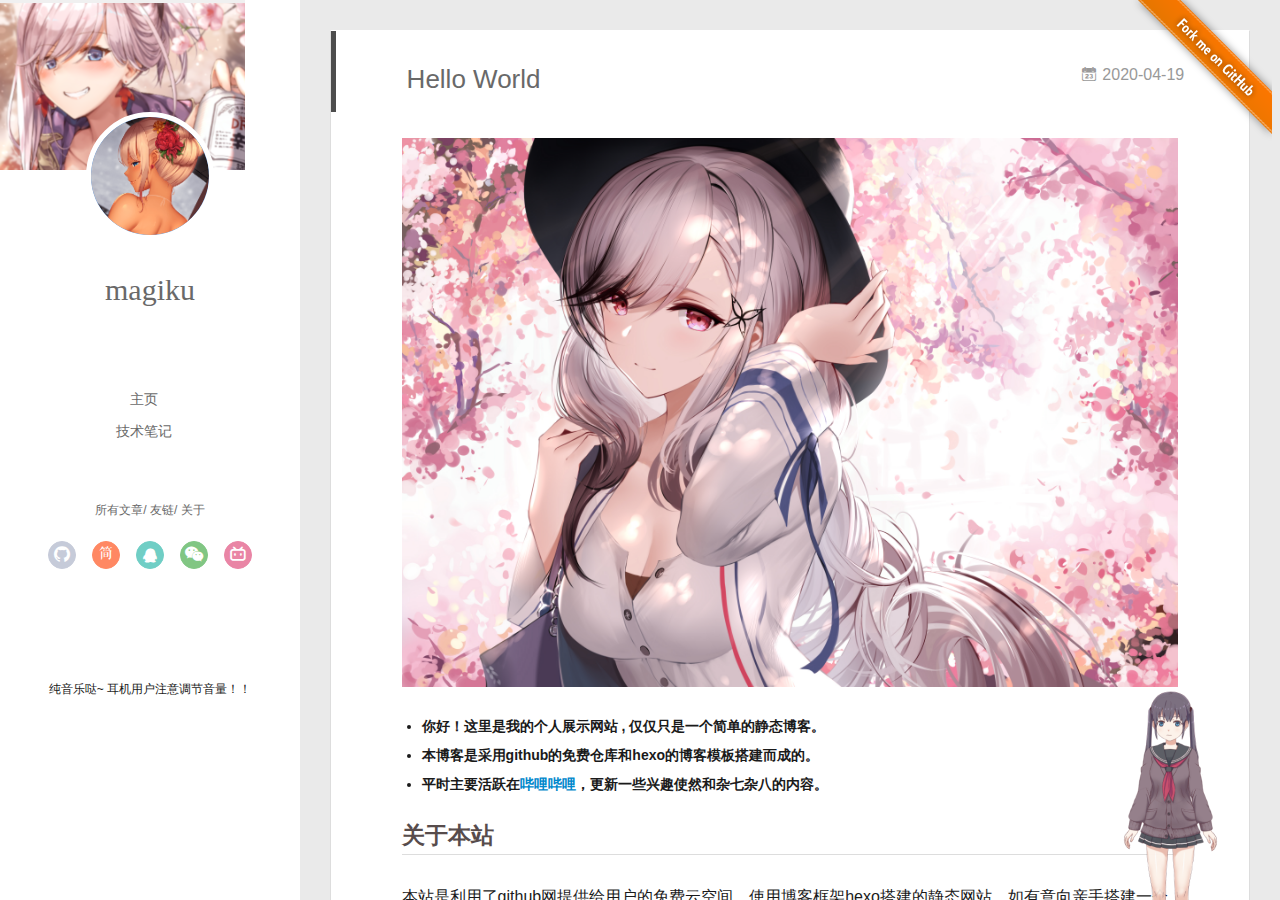
<file: index.html>
<!DOCTYPE html>
<html>
<head>
  <meta charset="utf-8">
  
  <meta name="renderer" content="webkit">
  <meta http-equiv="X-UA-Compatible" content="IE=edge" >
  <link rel="dns-prefetch" href="http://magiku.github.io">
  <title>Magiku</title>
  <meta name="generator" content="hexo-theme-yilia-plus">
  <meta name="viewport" content="width=device-width, initial-scale=1, maximum-scale=1">
  
    
    <!-- <meta name="keywords" content="">
    <meta name="description" content="本站内嵌了网易云播放器，播放时请调低音量，避免耳膜受损。本站是我个人的展示网站，由于是静态网站，更新的话比较麻烦，所以大概不会在这更新博客。"> -->
  
  <meta name="description" content="本站内嵌了网易云播放器，播放时请调低音量，避免耳膜受损。本站是我个人的展示网站，由于是静态网站，更新的话比较麻烦，所以大概不会在这更新博客。">
<meta property="og:type" content="website">
<meta property="og:title" content="Magiku">
<meta property="og:url" content="http://magiku.github.io/index.html">
<meta property="og:site_name" content="Magiku">
<meta property="og:description" content="本站内嵌了网易云播放器，播放时请调低音量，避免耳膜受损。本站是我个人的展示网站，由于是静态网站，更新的话比较麻烦，所以大概不会在这更新博客。">
<meta property="og:locale" content="zh_CN">
<meta property="article:author" content="magiku">
<meta name="twitter:card" content="summary">
  
    <link rel="alternative" href="/atom.xml" title="Magiku" type="application/atom+xml">
  
  
    <link rel="icon" href="/favicon.ico">
  
  
    <link rel="apple-touch-icon" href="/apple-touch-icon-180x180.png">
  
  <link rel="stylesheet" type="text/css" href="/./main.a5fda8.css">
  <style type="text/css">
    
    #container.show {
      background: linear-gradient(200deg,#a0cfe4,#e8c37e);
    }
  </style>
  

  

  
    
 	  <script src="/lib/clickLove.js"></script>
  
  


  

</head>

<body>
  <div id="container" q-class="show:isCtnShow">
    <canvas id="anm-canvas" class="anm-canvas"></canvas>
    <div class="left-col" q-class="show:isShow">
      


<div class="overlay" style="background: #4d4d4d;background: url('/img/bg.png') no-repeat ;"></div>
<div class="intrude-less">
	<header id="header" class="inner">
		<a href="/" class="profilepic">
			<img src="/img/magiku.png" class="js-avatar">
		</a>
		<hgroup>
			<h1 class="header-author"><a href="/">magiku</a></h1>
		</hgroup>
		

		<nav class="header-menu">
			<ul>
			
				<li><a href="/" target="_blank">主页</a></li>
			
				<li><a href="https://www.jianshu.com/u/f45e8076fb24" target="_blank">技术笔记</a></li>
			
			</ul>
		</nav>
		<nav class="header-smart-menu">
			
				
					<a q-on="click: openSlider(e, 'innerArchive')" href="javascript:void(0)">所有文章</a>
				
			
				
					<a q-on="click: openSlider(e, 'friends')" href="javascript:void(0)">友链</a>
				
			
				
					<a q-on="click: openSlider(e, 'aboutme')" href="javascript:void(0)">关于</a>
				
			
		</nav>
		<nav class="header-nav">
			<div class="social">
				
					<a class="github" href="https://github.com/magiku" title="GitHub" target="_blank"><i class="icon-github"></i></a>
				
					<a class="jianshu" href="https://www.jianshu.com/u/f45e8076fb24" title="简书" target="_blank"><i class="icon-jianshu"></i></a>
				
					<a class="qq" href="/img/3249997566.jpg" title="QQ" target="_blank"><i class="icon-qq"></i></a>
				
					<a class="weixin" href="/img/weixin.png" title="微信" target="_blank"><i class="icon-weixin"></i></a>
				
					<a class="bilibili" href="/img/bilibili.jpg" title="哔哩哔哩" target="_blank"><i class="icon-bilibili"></i></a>
				
			</div>
		
			
			
			
			
			<div>
				<iframe frameborder="no" border="0" marginwidth="0" marginheight="0" width="240" height="86" src="//music.163.com/outchain/player?type=2&id=426194033&auto=0&height=66"></iframe>
			</div>
			
				
				<p style="font-size: 12px;">纯音乐哒~ 耳机用户注意调节音量！！<p>
			
		
		</nav>
	</header>		
</div>

    </div>
    <div class="mid-col" q-class="show:isShow,hide:isShow|isFalse">
      
      
      <a class="forkMe" style="position:absolute;z-index:999;top:0;right:0.5em;" 
        href="https://github.com/magiku" target="_blank">
        <img src="/img/forkme.png"
          class="attachment-full size-full" alt="Fork me on GitHub" data-recalc-dims="1"></a>
      
      
<nav id="mobile-nav">
  	<div class="overlay js-overlay" style="background: #4d4d4d"></div>
	<div class="btnctn js-mobile-btnctn">
  		<div class="slider-trigger list" q-on="click: openSlider(e)"><i class="icon icon-sort"></i></div>
	</div>
	<div class="intrude-less">
		<header id="header" class="inner">
			<div class="profilepic">
				<a href="/">
					<img src="/img/magiku.png" class="js-avatar">
				</a>
			</div>
			<hgroup>
			  <h1 class="header-author js-header-author">magiku</h1>
			</hgroup>
			
			
			
				
			
				
			
			
			
			<nav class="header-nav">
				<div class="social">
					
						<a class="github" target="_blank" href="https://github.com/magiku" title="GitHub"><i class="icon-github"></i></a>
			        
						<a class="jianshu" target="_blank" href="https://www.jianshu.com/u/f45e8076fb24" title="简书"><i class="icon-jianshu"></i></a>
			        
						<a class="qq" target="_blank" href="/img/3249997566.jpg" title="QQ"><i class="icon-qq"></i></a>
			        
						<a class="weixin" target="_blank" href="/img/weixin.png" title="微信"><i class="icon-weixin"></i></a>
			        
						<a class="bilibili" target="_blank" href="/img/bilibili.jpg" title="哔哩哔哩"><i class="icon-bilibili"></i></a>
			        
				</div>
			</nav>

			<nav class="header-menu js-header-menu">
				<ul style="width: 50%">
				
				
					<li style="width: 50%"><a href="/">主页</a></li>
		        
					<li style="width: 50%"><a href="https://www.jianshu.com/u/f45e8076fb24" target="_blank" rel="noopener">技术笔记</a></li>
		        
				</ul>
			</nav>
		</header>				
	</div>
	<div class="mobile-mask" style="display:none" q-show="isShow"></div>
</nav>

      <div id="wrapper" class="body-wrap">
        <div class="menu-l">
          <div class="canvas-wrap">
            <canvas data-colors="#eaeaea" data-sectionHeight="100" data-contentId="js-content" id="myCanvas1"
              class="anm-canvas"></canvas>
          </div>
          <div id="js-content" class="content-ll">
            
  
    <script src="/lib/oauthcallback.browser.js"></script>
  
  <script>
    Oauthcallback();
  </script>


  
    <article id="post-hello-world" class="article article-type-post  article-index" itemscope itemprop="blogPost">
  <div class="article-inner">
    
      <header class="article-header">
  
  
    <h1 itemprop="name">
	
	  <a class="article-title" href="/2020/04/19/hello-world/" target="_blank">Hello World</a>
  
    </h1>
  


  
  
<a href="/2020/04/19/hello-world/" class="archive-article-date">
        <time datetime="2020-04-19T11:07:39.056Z" itemprop="datePublished"><i class="icon-calendar icon"></i>2020-04-19</time>
</a>

  
  
    

  
  </header>
  
  <div class="article-entry" itemprop="articleBody">
    
    <p><img src="https://magiku.github.io/img/838D4FCD.jpg" alt=""></p>
<ul>
<li><strong>你好！这里是我的个人展示网站 , 仅仅只是一个简单的静态博客。</strong></li>
<li><strong>本博客是采用github的免费仓库和hexo的博客模板搭建而成的。</strong></li>
<li><strong>平时主要活跃在<a href="https://space.bilibili.com/39293027" target="_blank" rel="noopener">哔哩哔哩</a>，更新一些兴趣使然和杂七杂八的内容。</strong></li>
</ul>
<h2 id="关于本站"><a href="#关于本站" class="headerlink" title="关于本站"></a>关于本站</h2><p>本站是利用了github网提供给用户的免费云空间，使用博客框架hexo搭建的静态网站，如有意向亲手搭建一个属于自己的网站，可以自行搜索相关教程。</p>
<p>但是github的网站服务器设置在国外，因此，国内进行访问有很大的延迟，而且使用移动网会无法访问，需要修改当前设备的DNS才能正常访问。</p>
<ul>
<li>win10电脑可以从设置的【主页】——【网络与Internet】——【状态】选项卡中的【网络与共享中心】——点击当前的连接【WLAN】——【属性】——选择【Internet协议版本4（TCP/IPV4）】——【属性】——下方勾选【使用下面的DNS服务器地址】——输入114.114.144.114与8.8.8.8.</li>
<li>手机端使用wifi时，点开所连接的wifi，将【ip设置】从DHCP改成静态，再输入DNS。</li>
</ul>
<h2 id="个人简介"><a href="#个人简介" class="headerlink" title="个人简介"></a>个人简介</h2><p>广东汕头人，大学就读于广州，2020年本科毕业，专业是轮机工程</p>
<details style="color:RoyalBlue">
    <summary>点击展开有关轮机工程的介绍</summary>
<h4> 轮机工程系培养的学生就是管理船舶所有机电设备和动力装置的机电全能工程师。</h4>
<p><h4>
        主修课程：
    </h4>
    <blockquote>船舶主机、船舶辅机、船舶电气设备及系统、轮机英语、船舶管理、现代轮机监控技术、机械设计基础、机械制图、电工学、工程力学、工程流体力学、工程热力学与传热学、航海概论等</blockquote>
</p><p>
<h4>
    培养目标：</h4>
<blockquote>掌握船舶动力装置、电器、液压、气动和机电一体化等方面的基础知识；<br>


<p>掌握轮机工况检测、轮机系统的保养和维修等基本技术；<br></p>
<p>具有操纵船舶动力装置、船舶监修、监造职责的初步能力；<br></p>
<p>熟悉有关海船运输安全方面的公约和法律法规；<br></p></blockquote></p>
<p>
下面呢，引用了一些贴吧网友的话，毕竟我也只是实习过一个多月而已。
</p>
<h4>
就业方向：</h4>

<h5>老本行——跑船
</h5>

<blockquote><p>
  轮机工程专业以前在有的学校叫轮机管理。顾名思义就是管理轮船上的机器（包括主机、辅机、锅炉、空压机、冰机、发电机等设备），需要熟悉设备的工作原理，能判断其运行状态，具有分析和排除故障的能力。总之，机舱内的所以设备都交给轮机员负责，要确实的保障各设备的运行正常。
</p>

<p>
  在校时，时常被灌输要毕业上船，当海员工资高，生活简单，各种好等等。其实呢，学校要申办轮机工程专业的招生和授课是有一定的指标任务，如果一直达不到，可能会被主管部门取消该专业的招生。为此学校会进行一些的诱导宣传。
</p><p>
  那现在跑船到底怎么样呢？
</p><p>
  跑船确实不容易坚持，也不是很值得坚持。论据如下：
</p><p>
    （1）钱。10年或者20年以前，跑船的收入确实很客观，应该至少是陆上的5倍甚至10倍以上，所以很多学轮机的就逐钱远航了。But now，一般老四也就2000刀左右，一年干8个月，收入大约10万，而只要是在稍微大一点的城市送个快递月入大几千过万很正常。因此，从收入来说，**跑船和陆上差距基本没有了，甚至不如陆地工作。
</p><p>
    （2）亲情和爱情。如果跑远洋的话一出去就是大几个月，打个电话都成了奢侈品（海上无信号），时间一晃几年，下船后发现考妣银丝满头，对象已成为了别人的媳妇，钱还挣不着，你说到底该如何存在？
</p><p>
    （3）工作环境。轮机员一般分三班倒：0-4、4-8、8-12，每个轮机员一天值两个班，三管还好点，二管和大管都要在你身体最想睡觉的时候值班，肯定是万千个不舒服。此外，油渍、噪音、振动、摇晃、晕船还时时陪伴着太平洋上漂泊的你，着实不轻松。身处几百米长几万吨重的船，这种孤独是看不着边际的，也是直射内心的，无处逃避，难以隔离。
</p><p>
    当然，跑船也并非一无是处，你可以尽情地领略大海的平静和怒放，也会有机会去个别国家看看，还能回来后和从未远行过的同学大吹特吹……还有什么优势呢，暂时想不起来。
</p>
</blockquote>

<h5>船厂——造船厂、修船厂</h5>

<blockquote><p>
说实话，船厂的设计、生产、质量等部门对于轮机专业确实很对口，学校所学的主机、辅机、船舶电气、轮机自动化、机械设计等内容基本都能在工作中有所体现，所以刚开始工作会觉得前路已经展开，吾将上下而求索。
</p><p>
然而，慢慢地你会发现，职业发展往往并非如你所愿，这其中主要有几点原因：
</p><p>
  （一）升职有限。船厂的各种关系和利益大网已然结成，每一个结点的变动都会或多或少地颤动整体结构，所以网外之人一般很难进去。这也是很多踏实肯干、积极上进的轮机毕业生工作几年后上升遇阻，逐渐看透船厂的主要原因。
</p><p>
  （二）工作环境。如果是在现场部门，环境往往比较恶劣，噪音、粉尘、夏天高温基本是标配，很多现场人员多年后都会有一些职业病。
</p><p>
  （三）收入较低。一般船厂属于典型的金字塔收入，即不同层级收入差距巨大，对于多数只能在中低层工作的小伙伴，收入的确很有限，且可能因为行业波动和单位效益，收入不增反降。笔者曾接触过的，居然有一些工作十年以上的QC 每月到手工资只有4k多一些，还是在一线城市，这这这。。。该说什么好呢？都是上有老下有小，要生活啊！
</p><p>
 虽然有上述缺点，但在船厂的话有个优点，就是实践机会多，能将理论用于实际，所以钻研几年后往往对某一个细分领域会比较熟悉，这也是以后换工作时的最大优势。
</p><p>
其实跟机械进厂差不多。
</p></blockquote>
<h5>行业中游——船级社</h5>

<blockquote><p>
船级社（Classification Society）主要为船舶、海上设施及相关工业产品提供入级检验服务，同时还依据国际公约、规则以及授权船旗国或地区的有关法规提供法定检验、鉴证检验、公证检验、认证认可等服务。
</p><p>
中国船级社（CCS）是个很特殊的存在，其既有船级社与生俱来的第三方检验机构的属性，又因为其交通运输部直属事业单位的定位，所以有了政府的性质，这点和国外CLASS很不一样，我们就理解成中国特色吧。
</p><p>
轮机毕业去去船级社的话主要就是船舶/海工/产品检验、审图等方向，现在就所认识的一些Class同学，有一些基本感悟和认识与大家分享<br>
现在各Class的入职条件基本都是应届硕士或者有工作经验，**本科直入很难**<br>
整体来讲，轮机专业到船级社工作还是不错的，基本属于行业中游；<br>
就多年了解，在船级社的话往上走还是很难的，如ABS、DNV-GL、LR、NK、BV等最牛的几家class在中国的头头基本都是老外<br>
船检也是很辛苦的，爬船入舱是常态，有的还要一人挑船机电三个专业的活儿（看来现在都流行跨界哦）<br>
中国船级社（CCS）整体还是不错的，特别是在稍小一点的城市。
</p></blockquote>
<h5>航运经济类企业
</h5>

<blockquote><p>
航运经济类算是行业的上游或中游，这类企业往往都是与船舶定价、买卖、租赁等方面相关，也就是决定了船舶的开端，而只有建立开端才会有后面一系列的的设计、合同、检验、维保、管理、拆船等方面，所以说其处在产业链的中上游。
</p>
<p>
国际上来说，最有名的当属克拉克森，辛普森，罗宾森。国内相对活跃的企业有Capital，Breamer and ACM，Arrow，Bassoe，Bravo Tanker，Lorentzen and Stemoco, Optima, Gibson, Lightship Chatering and LMB 等，供同学们参考。
</p>
<p>
现在融资租赁也是船舶买卖的普遍模式，这类主要是国内各大银行，如工行、民生、招行、国开行等。知道有一些轮机研究生毕业后去了这类船舶租赁行业，据工作反馈也是压力较大，收入的话因人而异。笔者有一个师兄在帝都某行船舶租赁部门，从他生活、工作情况来看，感觉还是很高大上的。
</p>
<p>
大家知道，船舶属于大件物品，价值普遍较高，所以这类企业工作的话经手的都是大额项目，而正所谓价值越高、责任越大，能力要求越高，一般需要较强的综合能力，如人际交往、知识的广度、承压能力、个人形象等。
</p></blockquote>
<h5>与其他专业大同小异的考公考研留校转行等等，但轮机工程专业考公除了海事局、渔政就只剩三不限了，而这两个的工作量与工作环境也不比跑船好很多。</h5></details>









<p>曾经想转行it程序员，不料遇上疫情无法实习，毕业后因为非科班且无实习经历，加上本年行情实在糟糕而找不到工作（简历关过不去）。</p>
<details>
  <summary>关于我为什么选择了轮机工程这个专业，以及后来怎么想到转行程序员。</summary>

<blockquote><p>
    填报志愿时，对于工农家庭出身，小村子出来的人哪了解各种专业代表的含义（家族里第一个本科生）。互联本网也只接触到个皮毛，当时只想着到大城市——广州 见见世面。
</p>

<p>
    翻着厚厚的志愿书找到了这个学校，作为航海院校，一大堆的小众专业，看得我更加迷惑。我想分数高，那就代表这个专业好吧，于是便按着往年的分数线从高到低填专业志愿了，最后还打上了“调剂”。现在我也不记得当时填了哪些专业，具体什么样的顺序。
</p>

<p>
    收到录取通知书才知道被录取到轮机工程，开学时院长领导开会给我们打了强心剂，轮机工程可是航海院校的王牌专业，轮机工程可是万金油专业，能出海跑船，能下地进厂，能做管理，能修家电.... 后来我才知道是天坑专业，机械都是新天坑了，而轮机工程就是机械类里的弟中弟。
</p>

<p>
    关于我的学校，我曾在知乎写过一篇<a href="https://www.zhihu.com/question/47983525/answer/532340867" target="_blank" rel="noopener">在广州航海学院就读是一种怎样的体验？</a>
</p>

<p>
    作为航海类专业，实行军事化管理，加上课程多，没有多少的空闲时间。
</p>

<p>
同学们大多想着好不容易进入大学“可以轻松了”，既然白天空闲时间不多，那就晚上熬夜嗨，常常每夜都是闹腾到一点多。从不午睡的我开始了盼着早点下课，简单吃个午饭后 躺到 下午上课前的生活。
</p>

<p>
    因此大一的时候无暇主动去了解就业前景与其他专业的情况，（学校不会去告诉你的，都是毕业工作才知道错过了什么）否则当时很可能就会申请转专业了。
</p>

<p>
大三的时候，经过一次航行体验后，我就开始思考未来不跑船的话干什么。但还是那个问题，我并没有什么眼界，不了解就业情况，有什么岗位方向都不知道。多方查找后，出于自学条件的考虑，就选择了计算机方面的，毕竟只要一台电脑就可以自学，当时考虑过设计、剪辑、建模、编程等。
</p>

<p>
18年时，在中国大学MOOC看浙江大学翁恺老师的《零基础学Java语言》课程了解到Java，感觉挺有趣的（从小就爱玩益智类游戏）。之后便在b站断断续续的观看了尚学堂高琪老师的300集基础课程，并购入了一些经典的计算机书籍。再跟着黑马的课程视频学习到了SSM。
</p>

<p>
整个大三和大四上学期有很多培训和实操，导致专业课程排的很紧，每天上下午都有课；进而导致没有大块的自学时间，最长有过两个多月的空档。同时也没法去找项目合作和实习，等到了课程轻松的大四下学期就遇上疫情，禁止学生实习。
</p>

<p>
在学习完JavaWeb后，提前学习了Spring Boot。便跟着教程采用Spring Boot、JPA以及Thymeleaf搭建过一个个人博客，但还没有精力也不够水平开始写技术博客，所以只是暂时挂着。
</p>

<p>
而后就是前面提到的，毕业找工作，简历关过不去，而且疫情影响，招人的岗位实在是稀少。尝试过技术要求低一些的岗位，收到过一份桌面运维的offer，但因为工资低和无社保被我拒绝了，事后才觉得后悔，应该先入了行再说。    
</p>

<p>
也有找到一份软件实施的工作，结果被派到路程2个多小时的新建医院驻场工作，每天6点起床赶车，晚上9点到家吃晚饭，一个来月就吃不消辞职了。（刚毕业，实在不想丢了近千元的房租押金，以及驻场地点附近也没有单间出租，只有一些家庭式房屋。）    
</p></blockquote>

<p><img src="https://magiku.github.io/img/book.jpg" alt="看过的书"></p>
<p style="font-size:15px;text-align:center">
    还有本《Head First Java》实在太简单入门，看完后就送人了</p>







</details>

<p>目前呢，在亲戚的工厂当中控员，负责操控自动化生产线，日常就是计算需要的原材料数量，启动与关停自动线，监控运行，打印报表，计算产量。</p>
<p>这工作也算清闲，但是感觉太一眼望到头了，而且工作地点是郊区工业园，住在厂房里，没法接触新的社交圈。现在打算攒点钱再回广州找份互联网行业的工作。</p>
<h2 id="个人说明"><a href="#个人说明" class="headerlink" title="个人说明"></a>个人说明</h2><p>我不太擅长交际，是慢热类型的，常常被父母说教要多跟亲戚街坊邻居打招呼聊天。</p>
<p>线下与人交际时，我时常会处于一种不知作何反应的状态，即使明白应该怎么办也会“无动于衷”。</p>
<p><strong>我更适合当一个倾听者、旁观者</strong>，而不善于发表见解与引导大家。</p>
<p>关于内向与外向这两最基础的性格分类，我是这么认为的</p>
<p>内向与外向没有所谓的优劣对错之分，没有必要让一方按照另一方的处事方式来生活，这样<strong>压抑本性的生活会带来巨大的疲惫与压力</strong>。</p>
<p>我从不苦恼于不能像外向者那般活泼和处事不惊，但会苦恼于别人以“为了你好”来劝说我学习外向者的生活方式。</p>
<p>出于多方面考虑，主要是个人隐私与’重新开始’，毕业后我更换了QQ号，可私聊问我新账号，目前旧账号还是有登着的。微信暂不更换（我不喜欢用微信，因此关联度并不高）</p>
<p>实际上，我有一些回避性人格的倾向，但正如我对于内外向的看法，我是不会设图去逆着本性生活，<strong>我向往的生活应该没有压力、神经放松的生活</strong>，而不是表面风光内在疮痍。</p>
<details>
  <summary>以下是百科关于回避性人格的介绍</summary>

<p>回避性人格 (avoidant personality) 是以全面的社交抑制、能力不足感、对负面评价极其敏感为特征的一类人格障碍。</p>
<p>患者在幼年或童年时期就开始表现出害羞、孤独、 害怕见陌生人、害怕陌生环境等。成年以后这些问题对患者的社交和职业功能产生不利影响.</p>
<p>这类患者总觉得自己缺乏社交能力， 缺乏吸引力，在各方面都处于劣势，因而显得过分敏感和自卑。自尊心过低加上过分敏感，担心自己会被别人拒绝，使得患者很难与他人建立亲密关系。</p>
<p>此类人格障碍患者对外界的排斥极度敏感，由于害怕失败或失望而不敢与人交往或害怕新事物。此类人格障碍是普遍性社交恐怖症的一种变异形式。</p>
<p>由于他们内心强烈渴望别人给予热情与接纳，因此和分裂样人格不同，回避性人格障碍患者公开表示由于被疏远，不能和他人建立良好关系而苦恼；和边缘性人格不同，他们不会因为被排斥而发脾气，而表现为退缩。 </p>
<p>抗焦虑药对患者只能产生不完全的或微弱的效应。</p>

</details>

<hr>
<p><img src="https://magiku.github.io/img/0E05BE8D.jpg" alt=""></p>
<blockquote>
<p>如果彼此都有空的话，欢迎找我打电动（社恐不玩竞技类）    <strong>Steam</strong>：<a href="https://steamcommunity.com/id/magiku030/" target="_blank" rel="noopener">魔剂喵</a>   </p>
</blockquote>

    

    

    

  </div>
  <div class="article-info article-info-index">
    
    
    

    
    <p class="article-more-link">
      <a class="article-more-a" href="/2020/04/19/hello-world/">展开全文 >></a>
    </p>
    

    
    <div class="clearfix"></div>
  </div>
  </div>
</article>

<aside class="wrap-side-operation">
    <div class="mod-side-operation">
        
        <div class="jump-container" id="js-jump-container" style="display:none;">
            <a href="javascript:void(0)" class="mod-side-operation__jump-to-top">
                <i class="icon-font icon-back"></i>
            </a>
            <div id="js-jump-plan-container" class="jump-plan-container" style="top: -11px;">
                <i class="icon-font icon-plane jump-plane"></i>
            </div>
        </div>
        
        
    </div>
</aside>




  
  


          </div>
        </div>
      </div>
      <footer id="footer">
  <div class="outer">
    <div id="footer-info">
    	<div class="footer-left">
    		&copy; 2020-2021 <a href="http://magiku.github.io/" target="_blank">magiku</a>
    	</div>
      	<div class="footer-right">
			
			
      		GitHub:<a href="https://github.com/JoeyBling/hexo-theme-yilia-plus" target="_blank">hexo-theme-yilia-plus</a> by Litten
      	</div>
    </div>
  </div>
  
  
	<script src="/lib/busuanzi.pure.js"></script>
	
  
  
	
	<span id="busuanzi_container_site_pv" style="display:none">
		本站总访问量<span id="busuanzi_value_site_pv"></span>次	
	        <span class="post-meta-divider" >|</span>
	</span>
  	<span id="busuanzi_container_site_uv" style='display:none'>
  		本站访客数<span id="busuanzi_value_site_uv"></span>人
  	</span>
  
</footer>

    </div>
    <script>
	var yiliaConfig = {
		mathjax: false,
		isHome: true,
		isPost: false,
		isArchive: false,
		isTag: false,
		isCategory: false,
		open_in_new: true,
		toc_hide_index: true,
		root: "/",
		innerArchive: true,
		showTags: true
	}
</script>

<script>!function(r){function e(t){if(i[t])return i[t].exports;var n=i[t]={exports:{},id:t,loaded:!1};return r[t].call(n.exports,n,n.exports,e),n.loaded=!0,n.exports}var i={};e.m=r,e.c=i,e.p="./",e(0)}([function(t,n,r){r(208),t.exports=r(205)},function(t,n,r){var d=r(3),y=r(46),g=r(26),b=r(27),x=r(47),m="prototype",S=function(t,n,r){var e,i,o,u,c=t&S.F,f=t&S.G,a=t&S.S,s=t&S.P,l=t&S.B,h=f?d:a?d[n]||(d[n]={}):(d[n]||{})[m],v=f?y:y[n]||(y[n]={}),p=v[m]||(v[m]={});for(e in f&&(r=n),r)o=((i=!c&&h&&void 0!==h[e])?h:r)[e],u=l&&i?x(o,d):s&&"function"==typeof o?x(Function.call,o):o,h&&b(h,e,o,t&S.U),v[e]!=o&&g(v,e,u),s&&p[e]!=o&&(p[e]=o)};d.core=y,S.F=1,S.G=2,S.S=4,S.P=8,S.B=16,S.W=32,S.U=64,S.R=128,t.exports=S},function(t,n,r){var e=r(5);t.exports=function(t){if(!e(t))throw TypeError(t+" is not an object!");return t}},function(t,n){var r=t.exports="undefined"!=typeof window&&window.Math==Math?window:"undefined"!=typeof self&&self.Math==Math?self:Function("return this")();"number"==typeof __g&&(__g=r)},function(t,n){t.exports=function(t){try{return!!t()}catch(t){return!0}}},function(t,n){t.exports=function(t){return"object"==typeof t?null!==t:"function"==typeof t}},function(t,n){var r=t.exports="undefined"!=typeof window&&window.Math==Math?window:"undefined"!=typeof self&&self.Math==Math?self:Function("return this")();"number"==typeof __g&&(__g=r)},function(t,n,r){var e=r(118)("wks"),i=r(79),o=r(3).Symbol,u="function"==typeof o;(t.exports=function(t){return e[t]||(e[t]=u&&o[t]||(u?o:i)("Symbol."+t))}).store=e},function(t,n,r){var e=r(49),i=Math.min;t.exports=function(t){return 0<t?i(e(t),9007199254740991):0}},function(t,n){var r={}.hasOwnProperty;t.exports=function(t,n){return r.call(t,n)}},function(t,n,r){t.exports=!r(4)(function(){return 7!=Object.defineProperty({},"a",{get:function(){return 7}}).a})},function(t,n,r){var e=r(2),i=r(174),o=r(53),u=Object.defineProperty;n.f=r(10)?Object.defineProperty:function(t,n,r){if(e(t),n=o(n,!0),e(r),i)try{return u(t,n,r)}catch(t){}if("get"in r||"set"in r)throw TypeError("Accessors not supported!");return"value"in r&&(t[n]=r.value),t}},function(t,n,r){t.exports=!r(20)(function(){return 7!=Object.defineProperty({},"a",{get:function(){return 7}}).a})},function(t,n,r){var e=r(14),i=r(24);t.exports=r(12)?function(t,n,r){return e.f(t,n,i(1,r))}:function(t,n,r){return t[n]=r,t}},function(t,n,r){var e=r(22),i=r(60),o=r(42),u=Object.defineProperty;n.f=r(12)?Object.defineProperty:function(t,n,r){if(e(t),n=o(n,!0),e(r),i)try{return u(t,n,r)}catch(t){}if("get"in r||"set"in r)throw TypeError("Accessors not supported!");return"value"in r&&(t[n]=r.value),t}},function(t,n,r){var e=r(96),i=r(34);t.exports=function(t){return e(i(t))}},function(t,n,r){var e=r(40)("wks"),i=r(25),o=r(6).Symbol,u="function"==typeof o;(t.exports=function(t){return e[t]||(e[t]=u&&o[t]||(u?o:i)("Symbol."+t))}).store=e},function(t,n,r){var e=r(51);t.exports=function(t){return Object(e(t))}},function(t,n){t.exports=function(t){return"object"==typeof t?null!==t:"function"==typeof t}},function(t,n){var r=t.exports={version:"2.6.9"};"number"==typeof __e&&(__e=r)},function(t,n){t.exports=function(t){try{return!!t()}catch(t){return!0}}},function(t,n){t.exports=function(t){if("function"!=typeof t)throw TypeError(t+" is not a function!");return t}},function(t,n,r){var e=r(18);t.exports=function(t){if(!e(t))throw TypeError(t+" is not an object!");return t}},function(t,n){t.exports=!0},function(t,n){t.exports=function(t,n){return{enumerable:!(1&t),configurable:!(2&t),writable:!(4&t),value:n}}},function(t,n){var r=0,e=Math.random();t.exports=function(t){return"Symbol(".concat(void 0===t?"":t,")_",(++r+e).toString(36))}},function(t,n,r){var e=r(11),i=r(75);t.exports=r(10)?function(t,n,r){return e.f(t,n,i(1,r))}:function(t,n,r){return t[n]=r,t}},function(t,n,r){var o=r(3),u=r(26),c=r(30),f=r(79)("src"),e=r(219),i="toString",a=(""+e).split(i);r(46).inspectSource=function(t){return e.call(t)},(t.exports=function(t,n,r,e){var i="function"==typeof r;i&&(c(r,"name")||u(r,"name",n)),t[n]!==r&&(i&&(c(r,f)||u(r,f,t[n]?""+t[n]:a.join(String(n)))),t===o?t[n]=r:e?t[n]?t[n]=r:u(t,n,r):(delete t[n],u(t,n,r)))})(Function.prototype,i,function(){return"function"==typeof this&&this[f]||e.call(this)})},function(t,n,r){var e=r(1),i=r(4),u=r(51),c=/"/g,o=function(t,n,r,e){var i=String(u(t)),o="<"+n;return""!==r&&(o+=" "+r+'="'+String(e).replace(c,"&quot;")+'"'),o+">"+i+"</"+n+">"};t.exports=function(n,t){var r={};r[n]=t(o),e(e.P+e.F*i(function(){var t=""[n]('"');return t!==t.toLowerCase()||3<t.split('"').length}),"String",r)}},function(t,n,r){var e=r(65),i=r(35);t.exports=Object.keys||function(t){return e(t,i)}},function(t,n){var r={}.hasOwnProperty;t.exports=function(t,n){return r.call(t,n)}},function(t,n,r){var e=r(117),i=r(75),o=r(33),u=r(53),c=r(30),f=r(174),a=Object.getOwnPropertyDescriptor;n.f=r(10)?a:function(t,n){if(t=o(t),n=u(n,!0),f)try{return a(t,n)}catch(t){}if(c(t,n))return i(!e.f.call(t,n),t[n])}},function(t,n,r){var e=r(30),i=r(17),o=r(154)("IE_PROTO"),u=Object.prototype;t.exports=Object.getPrototypeOf||function(t){return t=i(t),e(t,o)?t[o]:"function"==typeof t.constructor&&t instanceof t.constructor?t.constructor.prototype:t instanceof Object?u:null}},function(t,n,r){var e=r(116),i=r(51);t.exports=function(t){return e(i(t))}},function(t,n){t.exports=function(t){if(null==t)throw TypeError("Can't call method on  "+t);return t}},function(t,n){t.exports="constructor,hasOwnProperty,isPrototypeOf,propertyIsEnumerable,toLocaleString,toString,valueOf".split(",")},function(t,n){t.exports={}},function(t,n){n.f={}.propertyIsEnumerable},function(t,n,r){var e=r(14).f,i=r(9),o=r(16)("toStringTag");t.exports=function(t,n,r){t&&!i(t=r?t:t.prototype,o)&&e(t,o,{configurable:!0,value:n})}},function(t,n,r){var e=r(40)("keys"),i=r(25);t.exports=function(t){return e[t]||(e[t]=i(t))}},function(t,n,r){var e=r(19),i=r(6),o="__core-js_shared__",u=i[o]||(i[o]={});(t.exports=function(t,n){return u[t]||(u[t]=void 0!==n?n:{})})("versions",[]).push({version:e.version,mode:r(23)?"pure":"global",copyright:"© 2019 Denis Pushkarev (zloirock.ru)"})},function(t,n){var r=Math.ceil,e=Math.floor;t.exports=function(t){return isNaN(t=+t)?0:(0<t?e:r)(t)}},function(t,n,r){var i=r(18);t.exports=function(t,n){if(!i(t))return t;var r,e;if(n&&"function"==typeof(r=t.toString)&&!i(e=r.call(t)))return e;if("function"==typeof(r=t.valueOf)&&!i(e=r.call(t)))return e;if(!n&&"function"==typeof(r=t.toString)&&!i(e=r.call(t)))return e;throw TypeError("Can't convert object to primitive value")}},function(t,n,r){var e=r(6),i=r(19),o=r(23),u=r(44),c=r(14).f;t.exports=function(t){var n=i.Symbol||(i.Symbol=o?{}:e.Symbol||{});"_"==t.charAt(0)||t in n||c(n,t,{value:u.f(t)})}},function(t,n,r){n.f=r(16)},function(t,n){var r={}.toString;t.exports=function(t){return r.call(t).slice(8,-1)}},function(t,n){var r=t.exports={version:"2.6.9"};"number"==typeof __e&&(__e=r)},function(t,n,r){var o=r(21);t.exports=function(e,i,t){if(o(e),void 0===i)return e;switch(t){case 1:return function(t){return e.call(i,t)};case 2:return function(t,n){return e.call(i,t,n)};case 3:return function(t,n,r){return e.call(i,t,n,r)}}return function(){return e.apply(i,arguments)}}},function(t,n,r){"use strict";var e=r(4);t.exports=function(t,n){return!!t&&e(function(){n?t.call(null,function(){},1):t.call(null)})}},function(t,n){var r=Math.ceil,e=Math.floor;t.exports=function(t){return isNaN(t=+t)?0:(0<t?e:r)(t)}},function(t,n,r){var x=r(47),m=r(116),S=r(17),w=r(8),e=r(138);t.exports=function(l,t){var h=1==l,v=2==l,p=3==l,d=4==l,y=6==l,g=5==l||y,b=t||e;return function(t,n,r){for(var e,i,o=S(t),u=m(o),c=x(n,r,3),f=w(u.length),a=0,s=h?b(t,f):v?b(t,0):void 0;a<f;a++)if((g||a in u)&&(i=c(e=u[a],a,o),l))if(h)s[a]=i;else if(i)switch(l){case 3:return!0;case 5:return e;case 6:return a;case 2:s.push(e)}else if(d)return!1;return y?-1:p||d?d:s}}},function(t,n){t.exports=function(t){if(null==t)throw TypeError("Can't call method on  "+t);return t}},function(t,n,r){var i=r(1),o=r(46),u=r(4);t.exports=function(t,n){var r=(o.Object||{})[t]||Object[t],e={};e[t]=n(r),i(i.S+i.F*u(function(){r(1)}),"Object",e)}},function(t,n,r){var i=r(5);t.exports=function(t,n){if(!i(t))return t;var r,e;if(n&&"function"==typeof(r=t.toString)&&!i(e=r.call(t)))return e;if("function"==typeof(r=t.valueOf)&&!i(e=r.call(t)))return e;if(!n&&"function"==typeof(r=t.toString)&&!i(e=r.call(t)))return e;throw TypeError("Can't convert object to primitive value")}},function(t,n,r){var d=r(6),y=r(19),g=r(93),b=r(13),x=r(9),m="prototype",S=function(t,n,r){var e,i,o,u=t&S.F,c=t&S.G,f=t&S.S,a=t&S.P,s=t&S.B,l=t&S.W,h=c?y:y[n]||(y[n]={}),v=h[m],p=c?d:f?d[n]:(d[n]||{})[m];for(e in c&&(r=n),r)(i=!u&&p&&void 0!==p[e])&&x(h,e)||(o=i?p[e]:r[e],h[e]=c&&"function"!=typeof p[e]?r[e]:s&&i?g(o,d):l&&p[e]==o?function(e){var t=function(t,n,r){if(this instanceof e){switch(arguments.length){case 0:return new e;case 1:return new e(t);case 2:return new e(t,n)}return new e(t,n,r)}return e.apply(this,arguments)};return t[m]=e[m],t}(o):a&&"function"==typeof o?g(Function.call,o):o,a&&((h.virtual||(h.virtual={}))[e]=o,t&S.R&&v&&!v[e]&&b(v,e,o)))};S.F=1,S.G=2,S.S=4,S.P=8,S.B=16,S.W=32,S.U=64,S.R=128,t.exports=S},function(t,n,r){var e=r(34);t.exports=function(t){return Object(e(t))}},function(t,n,r){var o=r(196),e=r(1),i=r(118)("metadata"),u=i.store||(i.store=new(r(200))),c=function(t,n,r){var e=u.get(t);if(!e){if(!r)return;u.set(t,e=new o)}var i=e.get(n);if(!i){if(!r)return;e.set(n,i=new o)}return i};t.exports={store:u,map:c,has:function(t,n,r){var e=c(n,r,!1);return void 0!==e&&e.has(t)},get:function(t,n,r){var e=c(n,r,!1);return void 0===e?void 0:e.get(t)},set:function(t,n,r,e){c(r,e,!0).set(t,n)},keys:function(t,n){var r=c(t,n,!1),e=[];return r&&r.forEach(function(t,n){e.push(n)}),e},key:function(t){return void 0===t||"symbol"==typeof t?t:String(t)},exp:function(t){e(e.S,"Reflect",t)}}},function(t,n,r){"use strict";if(r(10)){var g=r(68),b=r(3),x=r(4),m=r(1),S=r(132),e=r(159),h=r(47),w=r(70),i=r(75),_=r(26),o=r(76),u=r(49),O=r(8),E=r(194),c=r(78),f=r(53),a=r(30),M=r(81),P=r(5),v=r(17),p=r(145),j=r(72),F=r(32),A=r(73).f,d=r(161),s=r(79),l=r(7),y=r(50),I=r(120),L=r(119),N=r(162),T=r(82),k=r(125),R=r(77),C=r(137),D=r(166),G=r(11),W=r(31),U=G.f,V=W.f,B=b.RangeError,q=b.TypeError,z=b.Uint8Array,K="ArrayBuffer",H="Shared"+K,J="BYTES_PER_ELEMENT",$="prototype",Y=Array[$],X=e.ArrayBuffer,Q=e.DataView,Z=y(0),tt=y(2),nt=y(3),rt=y(4),et=y(5),it=y(6),ot=I(!0),ut=I(!1),ct=N.values,ft=N.keys,at=N.entries,st=Y.lastIndexOf,lt=Y.reduce,ht=Y.reduceRight,vt=Y.join,pt=Y.sort,dt=Y.slice,yt=Y.toString,gt=Y.toLocaleString,bt=l("iterator"),xt=l("toStringTag"),mt=s("typed_constructor"),St=s("def_constructor"),wt=S.CONSTR,_t=S.TYPED,Ot=S.VIEW,Et="Wrong length!",Mt=y(1,function(t,n){return It(L(t,t[St]),n)}),Pt=x(function(){return 1===new z(new Uint16Array([1]).buffer)[0]}),jt=!!z&&!!z[$].set&&x(function(){new z(1).set({})}),Ft=function(t,n){var r=u(t);if(r<0||r%n)throw B("Wrong offset!");return r},At=function(t){if(P(t)&&_t in t)return t;throw q(t+" is not a typed array!")},It=function(t,n){if(!(P(t)&&mt in t))throw q("It is not a typed array constructor!");return new t(n)},Lt=function(t,n){return Nt(L(t,t[St]),n)},Nt=function(t,n){for(var r=0,e=n.length,i=It(t,e);r<e;)i[r]=n[r++];return i},Tt=function(t,n,r){U(t,n,{get:function(){return this._d[r]}})},kt=function(t){var n,r,e,i,o,u,c=v(t),f=arguments.length,a=1<f?arguments[1]:void 0,s=void 0!==a,l=d(c);if(null!=l&&!p(l)){for(u=l.call(c),e=[],n=0;!(o=u.next()).done;n++)e.push(o.value);c=e}for(s&&2<f&&(a=h(a,arguments[2],2)),n=0,r=O(c.length),i=It(this,r);n<r;n++)i[n]=s?a(c[n],n):c[n];return i},Rt=function(){for(var t=0,n=arguments.length,r=It(this,n);t<n;)r[t]=arguments[t++];return r},Ct=!!z&&x(function(){gt.call(new z(1))}),Dt=function(){return gt.apply(Ct?dt.call(At(this)):At(this),arguments)},Gt={copyWithin:function(t,n){return D.call(At(this),t,n,2<arguments.length?arguments[2]:void 0)},every:function(t){return rt(At(this),t,1<arguments.length?arguments[1]:void 0)},fill:function(t){return C.apply(At(this),arguments)},filter:function(t){return Lt(this,tt(At(this),t,1<arguments.length?arguments[1]:void 0))},find:function(t){return et(At(this),t,1<arguments.length?arguments[1]:void 0)},findIndex:function(t){return it(At(this),t,1<arguments.length?arguments[1]:void 0)},forEach:function(t){Z(At(this),t,1<arguments.length?arguments[1]:void 0)},indexOf:function(t){return ut(At(this),t,1<arguments.length?arguments[1]:void 0)},includes:function(t){return ot(At(this),t,1<arguments.length?arguments[1]:void 0)},join:function(t){return vt.apply(At(this),arguments)},lastIndexOf:function(t){return st.apply(At(this),arguments)},map:function(t){return Mt(At(this),t,1<arguments.length?arguments[1]:void 0)},reduce:function(t){return lt.apply(At(this),arguments)},reduceRight:function(t){return ht.apply(At(this),arguments)},reverse:function(){for(var t,n=this,r=At(n).length,e=Math.floor(r/2),i=0;i<e;)t=n[i],n[i++]=n[--r],n[r]=t;return n},some:function(t){return nt(At(this),t,1<arguments.length?arguments[1]:void 0)},sort:function(t){return pt.call(At(this),t)},subarray:function(t,n){var r=At(this),e=r.length,i=c(t,e);return new(L(r,r[St]))(r.buffer,r.byteOffset+i*r.BYTES_PER_ELEMENT,O((void 0===n?e:c(n,e))-i))}},Wt=function(t,n){return Lt(this,dt.call(At(this),t,n))},Ut=function(t){At(this);var n=Ft(arguments[1],1),r=this.length,e=v(t),i=O(e.length),o=0;if(r<i+n)throw B(Et);for(;o<i;)this[n+o]=e[o++]},Vt={entries:function(){return at.call(At(this))},keys:function(){return ft.call(At(this))},values:function(){return ct.call(At(this))}},Bt=function(t,n){return P(t)&&t[_t]&&"symbol"!=typeof n&&n in t&&String(+n)==String(n)},qt=function(t,n){return Bt(t,n=f(n,!0))?i(2,t[n]):V(t,n)},zt=function(t,n,r){return!(Bt(t,n=f(n,!0))&&P(r)&&a(r,"value"))||a(r,"get")||a(r,"set")||r.configurable||a(r,"writable")&&!r.writable||a(r,"enumerable")&&!r.enumerable?U(t,n,r):(t[n]=r.value,t)};wt||(W.f=qt,G.f=zt),m(m.S+m.F*!wt,"Object",{getOwnPropertyDescriptor:qt,defineProperty:zt}),x(function(){yt.call({})})&&(yt=gt=function(){return vt.call(this)});var Kt=o({},Gt);o(Kt,Vt),_(Kt,bt,Vt.values),o(Kt,{slice:Wt,set:Ut,constructor:function(){},toString:yt,toLocaleString:Dt}),Tt(Kt,"buffer","b"),Tt(Kt,"byteOffset","o"),Tt(Kt,"byteLength","l"),Tt(Kt,"length","e"),U(Kt,xt,{get:function(){return this[_t]}}),t.exports=function(t,l,n,o){var h=t+((o=!!o)?"Clamped":"")+"Array",r="get"+t,u="set"+t,v=b[h],c=v||{},e=v&&F(v),i=!v||!S.ABV,f={},a=v&&v[$],p=function(t,i){U(t,i,{get:function(){return t=i,(n=this._d).v[r](t*l+n.o,Pt);var t,n},set:function(t){return n=i,r=t,e=this._d,o&&(r=(r=Math.round(r))<0?0:255<r?255:255&r),void e.v[u](n*l+e.o,r,Pt);var n,r,e},enumerable:!0})};i?(v=n(function(t,n,r,e){w(t,v,h,"_d");var i,o,u,c,f=0,a=0;if(P(n)){if(!(n instanceof X||(c=M(n))==K||c==H))return _t in n?Nt(v,n):kt.call(v,n);i=n,a=Ft(r,l);var s=n.byteLength;if(void 0===e){if(s%l)throw B(Et);if((o=s-a)<0)throw B(Et)}else if(s<(o=O(e)*l)+a)throw B(Et);u=o/l}else u=E(n),i=new X(o=u*l);for(_(t,"_d",{b:i,o:a,l:o,e:u,v:new Q(i)});f<u;)p(t,f++)}),a=v[$]=j(Kt),_(a,"constructor",v)):x(function(){v(1)})&&x(function(){new v(-1)})&&k(function(t){new v,new v(null),new v(1.5),new v(t)},!0)||(v=n(function(t,n,r,e){var i;return w(t,v,h),P(n)?n instanceof X||(i=M(n))==K||i==H?void 0!==e?new c(n,Ft(r,l),e):void 0!==r?new c(n,Ft(r,l)):new c(n):_t in n?Nt(v,n):kt.call(v,n):new c(E(n))}),Z(e!==Function.prototype?A(c).concat(A(e)):A(c),function(t){t in v||_(v,t,c[t])}),v[$]=a,g||(a.constructor=v));var s=a[bt],d=!!s&&("values"==s.name||null==s.name),y=Vt.values;_(v,mt,!0),_(a,_t,h),_(a,Ot,!0),_(a,St,v),(o?new v(1)[xt]==h:xt in a)||U(a,xt,{get:function(){return h}}),f[h]=v,m(m.G+m.W+m.F*(v!=c),f),m(m.S,h,{BYTES_PER_ELEMENT:l}),m(m.S+m.F*x(function(){c.of.call(v,1)}),h,{from:kt,of:Rt}),J in a||_(a,J,l),m(m.P,h,Gt),R(h),m(m.P+m.F*jt,h,{set:Ut}),m(m.P+m.F*!d,h,Vt),g||a.toString==yt||(a.toString=yt),m(m.P+m.F*x(function(){new v(1).slice()}),h,{slice:Wt}),m(m.P+m.F*(x(function(){return[1,2].toLocaleString()!=new v([1,2]).toLocaleString()})||!x(function(){a.toLocaleString.call([1,2])})),h,{toLocaleString:Dt}),T[h]=d?s:y,g||d||_(a,bt,y)}}else t.exports=function(){}},function(t,n){var r={}.toString;t.exports=function(t){return r.call(t).slice(8,-1)}},function(t,n,r){var e=r(18),i=r(6).document,o=e(i)&&e(i.createElement);t.exports=function(t){return o?i.createElement(t):{}}},function(t,n,r){t.exports=!r(12)&&!r(20)(function(){return 7!=Object.defineProperty(r(59)("div"),"a",{get:function(){return 7}}).a})},function(t,n,r){"use strict";var x=r(23),m=r(54),S=r(66),w=r(13),_=r(36),O=r(98),E=r(38),M=r(104),P=r(16)("iterator"),j=!([].keys&&"next"in[].keys()),F="values",A=function(){return this};t.exports=function(t,n,r,e,i,o,u){O(r,n,e);var c,f,a,s=function(t){if(!j&&t in p)return p[t];switch(t){case"keys":case F:return function(){return new r(this,t)}}return function(){return new r(this,t)}},l=n+" Iterator",h=i==F,v=!1,p=t.prototype,d=p[P]||p["@@iterator"]||i&&p[i],y=d||s(i),g=i?h?s("entries"):y:void 0,b="Array"==n&&p.entries||d;if(b&&((a=M(b.call(new t)))!==Object.prototype&&a.next&&(E(a,l,!0),x||"function"==typeof a[P]||w(a,P,A))),h&&d&&d.name!==F&&(v=!0,y=function(){return d.call(this)}),x&&!u||!j&&!v&&p[P]||w(p,P,y),_[n]=y,_[l]=A,i)if(c={values:h?y:s(F),keys:o?y:s("keys"),entries:g},u)for(f in c)f in p||S(p,f,c[f]);else m(m.P+m.F*(j||v),n,c);return c}},function(t,n,e){var i=e(22),o=e(101),u=e(35),c=e(39)("IE_PROTO"),f=function(){},a="prototype",s=function(){var t,n=e(59)("iframe"),r=u.length;for(n.style.display="none",e(95).appendChild(n),n.src="javascript:",(t=n.contentWindow.document).open(),t.write("<script>document.F=Object<\/script>"),t.close(),s=t.F;r--;)delete s[a][u[r]];return s()};t.exports=Object.create||function(t,n){var r;return null!==t?(f[a]=i(t),r=new f,f[a]=null,r[c]=t):r=s(),void 0===n?r:o(r,n)}},function(t,n,r){var e=r(65),i=r(35).concat("length","prototype");n.f=Object.getOwnPropertyNames||function(t){return e(t,i)}},function(t,n){n.f=Object.getOwnPropertySymbols},function(t,n,r){var u=r(9),c=r(15),f=r(92)(!1),a=r(39)("IE_PROTO");t.exports=function(t,n){var r,e=c(t),i=0,o=[];for(r in e)r!=a&&u(e,r)&&o.push(r);for(;n.length>i;)u(e,r=n[i++])&&(~f(o,r)||o.push(r));return o}},function(t,n,r){t.exports=r(13)},function(t,n,r){var e=r(7)("unscopables"),i=Array.prototype;null==i[e]&&r(26)(i,e,{}),t.exports=function(t){i[e][t]=!0}},function(t,n){t.exports=!1},function(t,n,r){var e=r(79)("meta"),i=r(5),o=r(30),u=r(11).f,c=0,f=Object.isExtensible||function(){return!0},a=!r(4)(function(){return f(Object.preventExtensions({}))}),s=function(t){u(t,e,{value:{i:"O"+ ++c,w:{}}})},l=t.exports={KEY:e,NEED:!1,fastKey:function(t,n){if(!i(t))return"symbol"==typeof t?t:("string"==typeof t?"S":"P")+t;if(!o(t,e)){if(!f(t))return"F";if(!n)return"E";s(t)}return t[e].i},getWeak:function(t,n){if(!o(t,e)){if(!f(t))return!0;if(!n)return!1;s(t)}return t[e].w},onFreeze:function(t){return a&&l.NEED&&f(t)&&!o(t,e)&&s(t),t}}},function(t,n){t.exports=function(t,n,r,e){if(!(t instanceof n)||void 0!==e&&e in t)throw TypeError(r+": incorrect invocation!");return t}},function(t,n,r){var h=r(47),v=r(177),p=r(145),d=r(2),y=r(8),g=r(161),b={},x={};(n=t.exports=function(t,n,r,e,i){var o,u,c,f,a=i?function(){return t}:g(t),s=h(r,e,n?2:1),l=0;if("function"!=typeof a)throw TypeError(t+" is not iterable!");if(p(a)){for(o=y(t.length);l<o;l++)if((f=n?s(d(u=t[l])[0],u[1]):s(t[l]))===b||f===x)return f}else for(c=a.call(t);!(u=c.next()).done;)if((f=v(c,s,u.value,n))===b||f===x)return f}).BREAK=b,n.RETURN=x},function(t,n,e){var i=e(2),o=e(183),u=e(141),c=e(154)("IE_PROTO"),f=function(){},a="prototype",s=function(){var t,n=e(140)("iframe"),r=u.length;for(n.style.display="none",e(143).appendChild(n),n.src="javascript:",(t=n.contentWindow.document).open(),t.write("<script>document.F=Object<\/script>"),t.close(),s=t.F;r--;)delete s[a][u[r]];return s()};t.exports=Object.create||function(t,n){var r;return null!==t?(f[a]=i(t),r=new f,f[a]=null,r[c]=t):r=s(),void 0===n?r:o(r,n)}},function(t,n,r){var e=r(185),i=r(141).concat("length","prototype");n.f=Object.getOwnPropertyNames||function(t){return e(t,i)}},function(t,n,r){var e=r(185),i=r(141);t.exports=Object.keys||function(t){return e(t,i)}},function(t,n){t.exports=function(t,n){return{enumerable:!(1&t),configurable:!(2&t),writable:!(4&t),value:n}}},function(t,n,r){var i=r(27);t.exports=function(t,n,r){for(var e in n)i(t,e,n[e],r);return t}},function(t,n,r){"use strict";var e=r(3),i=r(11),o=r(10),u=r(7)("species");t.exports=function(t){var n=e[t];o&&n&&!n[u]&&i.f(n,u,{configurable:!0,get:function(){return this}})}},function(t,n,r){var e=r(49),i=Math.max,o=Math.min;t.exports=function(t,n){return(t=e(t))<0?i(t+n,0):o(t,n)}},function(t,n){var r=0,e=Math.random();t.exports=function(t){return"Symbol(".concat(void 0===t?"":t,")_",(++r+e).toString(36))}},function(t,n,r){var e=r(5);t.exports=function(t,n){if(!e(t)||t._t!==n)throw TypeError("Incompatible receiver, "+n+" required!");return t}},function(t,n,r){var i=r(45),o=r(7)("toStringTag"),u="Arguments"==i(function(){return arguments}());t.exports=function(t){var n,r,e;return void 0===t?"Undefined":null===t?"Null":"string"==typeof(r=function(t,n){try{return t[n]}catch(t){}}(n=Object(t),o))?r:u?i(n):"Object"==(e=i(n))&&"function"==typeof n.callee?"Arguments":e}},function(t,n){t.exports={}},function(t,n,r){var e=r(11).f,i=r(30),o=r(7)("toStringTag");t.exports=function(t,n,r){t&&!i(t=r?t:t.prototype,o)&&e(t,o,{configurable:!0,value:n})}},function(t,n,r){var u=r(1),e=r(51),c=r(4),f=r(157),i="["+f+"]",o=RegExp("^"+i+i+"*"),a=RegExp(i+i+"*$"),s=function(t,n,r){var e={},i=c(function(){return!!f[t]()||"​"!="​"[t]()}),o=e[t]=i?n(l):f[t];r&&(e[r]=o),u(u.P+u.F*i,"String",e)},l=s.trim=function(t,n){return t=String(e(t)),1&n&&(t=t.replace(o,"")),2&n&&(t=t.replace(a,"")),t};t.exports=s},function(t,n,r){t.exports={default:r(88),__esModule:!0}},function(t,n,r){t.exports={default:r(89),__esModule:!0}},function(t,n,r){"use strict";function e(t){return t&&t.__esModule?t:{default:t}}n.__esModule=!0;var i=e(r(86)),o=e(r(85)),u="function"==typeof o.default&&"symbol"==typeof i.default?function(t){return typeof t}:function(t){return t&&"function"==typeof o.default&&t.constructor===o.default&&t!==o.default.prototype?"symbol":typeof t};n.default="function"==typeof o.default&&"symbol"===u(i.default)?function(t){return void 0===t?"undefined":u(t)}:function(t){return t&&"function"==typeof o.default&&t.constructor===o.default&&t!==o.default.prototype?"symbol":void 0===t?"undefined":u(t)}},function(t,n,r){r(111),r(109),r(112),r(113),t.exports=r(19).Symbol},function(t,n,r){r(110),r(114),t.exports=r(44).f("iterator")},function(t,n){t.exports=function(t){if("function"!=typeof t)throw TypeError(t+" is not a function!");return t}},function(t,n){t.exports=function(){}},function(t,n,r){var f=r(15),a=r(107),s=r(106);t.exports=function(c){return function(t,n,r){var e,i=f(t),o=a(i.length),u=s(r,o);if(c&&n!=n){for(;u<o;)if((e=i[u++])!=e)return!0}else for(;u<o;u++)if((c||u in i)&&i[u]===n)return c||u||0;return!c&&-1}}},function(t,n,r){var o=r(90);t.exports=function(e,i,t){if(o(e),void 0===i)return e;switch(t){case 1:return function(t){return e.call(i,t)};case 2:return function(t,n){return e.call(i,t,n)};case 3:return function(t,n,r){return e.call(i,t,n,r)}}return function(){return e.apply(i,arguments)}}},function(t,n,r){var c=r(29),f=r(64),a=r(37);t.exports=function(t){var n=c(t),r=f.f;if(r)for(var e,i=r(t),o=a.f,u=0;i.length>u;)o.call(t,e=i[u++])&&n.push(e);return n}},function(t,n,r){var e=r(6).document;t.exports=e&&e.documentElement},function(t,n,r){var e=r(58);t.exports=Object("z").propertyIsEnumerable(0)?Object:function(t){return"String"==e(t)?t.split(""):Object(t)}},function(t,n,r){var e=r(58);t.exports=Array.isArray||function(t){return"Array"==e(t)}},function(t,n,r){"use strict";var e=r(62),i=r(24),o=r(38),u={};r(13)(u,r(16)("iterator"),function(){return this}),t.exports=function(t,n,r){t.prototype=e(u,{next:i(1,r)}),o(t,n+" Iterator")}},function(t,n){t.exports=function(t,n){return{value:n,done:!!t}}},function(t,n,r){var e=r(25)("meta"),i=r(18),o=r(9),u=r(14).f,c=0,f=Object.isExtensible||function(){return!0},a=!r(20)(function(){return f(Object.preventExtensions({}))}),s=function(t){u(t,e,{value:{i:"O"+ ++c,w:{}}})},l=t.exports={KEY:e,NEED:!1,fastKey:function(t,n){if(!i(t))return"symbol"==typeof t?t:("string"==typeof t?"S":"P")+t;if(!o(t,e)){if(!f(t))return"F";if(!n)return"E";s(t)}return t[e].i},getWeak:function(t,n){if(!o(t,e)){if(!f(t))return!0;if(!n)return!1;s(t)}return t[e].w},onFreeze:function(t){return a&&l.NEED&&f(t)&&!o(t,e)&&s(t),t}}},function(t,n,r){var u=r(14),c=r(22),f=r(29);t.exports=r(12)?Object.defineProperties:function(t,n){c(t);for(var r,e=f(n),i=e.length,o=0;o<i;)u.f(t,r=e[o++],n[r]);return t}},function(t,n,r){var e=r(37),i=r(24),o=r(15),u=r(42),c=r(9),f=r(60),a=Object.getOwnPropertyDescriptor;n.f=r(12)?a:function(t,n){if(t=o(t),n=u(n,!0),f)try{return a(t,n)}catch(t){}if(c(t,n))return i(!e.f.call(t,n),t[n])}},function(t,n,r){var e=r(15),i=r(63).f,o={}.toString,u="object"==typeof window&&window&&Object.getOwnPropertyNames?Object.getOwnPropertyNames(window):[];t.exports.f=function(t){return u&&"[object Window]"==o.call(t)?function(t){try{return i(t)}catch(t){return u.slice()}}(t):i(e(t))}},function(t,n,r){var e=r(9),i=r(55),o=r(39)("IE_PROTO"),u=Object.prototype;t.exports=Object.getPrototypeOf||function(t){return t=i(t),e(t,o)?t[o]:"function"==typeof t.constructor&&t instanceof t.constructor?t.constructor.prototype:t instanceof Object?u:null}},function(t,n,r){var f=r(41),a=r(34);t.exports=function(c){return function(t,n){var r,e,i=String(a(t)),o=f(n),u=i.length;return o<0||u<=o?c?"":void 0:(r=i.charCodeAt(o))<55296||56319<r||o+1===u||(e=i.charCodeAt(o+1))<56320||57343<e?c?i.charAt(o):r:c?i.slice(o,o+2):e-56320+(r-55296<<10)+65536}}},function(t,n,r){var e=r(41),i=Math.max,o=Math.min;t.exports=function(t,n){return(t=e(t))<0?i(t+n,0):o(t,n)}},function(t,n,r){var e=r(41),i=Math.min;t.exports=function(t){return 0<t?i(e(t),9007199254740991):0}},function(t,n,r){"use strict";var e=r(91),i=r(99),o=r(36),u=r(15);t.exports=r(61)(Array,"Array",function(t,n){this._t=u(t),this._i=0,this._k=n},function(){var t=this._t,n=this._k,r=this._i++;return!t||r>=t.length?(this._t=void 0,i(1)):i(0,"keys"==n?r:"values"==n?t[r]:[r,t[r]])},"values"),o.Arguments=o.Array,e("keys"),e("values"),e("entries")},function(t,n){},function(t,n,r){"use strict";var e=r(105)(!0);r(61)(String,"String",function(t){this._t=String(t),this._i=0},function(){var t,n=this._t,r=this._i;return r>=n.length?{value:void 0,done:!0}:(t=e(n,r),this._i+=t.length,{value:t,done:!1})})},function(t,n,r){"use strict";var e=r(6),u=r(9),i=r(12),o=r(54),c=r(66),f=r(100).KEY,a=r(20),s=r(40),l=r(38),h=r(25),v=r(16),p=r(44),d=r(43),y=r(94),g=r(97),b=r(22),x=r(18),m=r(55),S=r(15),w=r(42),_=r(24),O=r(62),E=r(103),M=r(102),P=r(64),j=r(14),F=r(29),A=M.f,I=j.f,L=E.f,N=e.Symbol,T=e.JSON,k=T&&T.stringify,R="prototype",C=v("_hidden"),D=v("toPrimitive"),G={}.propertyIsEnumerable,W=s("symbol-registry"),U=s("symbols"),V=s("op-symbols"),B=Object[R],q="function"==typeof N&&!!P.f,z=e.QObject,K=!z||!z[R]||!z[R].findChild,H=i&&a(function(){return 7!=O(I({},"a",{get:function(){return I(this,"a",{value:7}).a}})).a})?function(t,n,r){var e=A(B,n);e&&delete B[n],I(t,n,r),e&&t!==B&&I(B,n,e)}:I,J=function(t){var n=U[t]=O(N[R]);return n._k=t,n},$=q&&"symbol"==typeof N.iterator?function(t){return"symbol"==typeof t}:function(t){return t instanceof N},Y=function(t,n,r){return t===B&&Y(V,n,r),b(t),n=w(n,!0),b(r),u(U,n)?(r.enumerable?(u(t,C)&&t[C][n]&&(t[C][n]=!1),r=O(r,{enumerable:_(0,!1)})):(u(t,C)||I(t,C,_(1,{})),t[C][n]=!0),H(t,n,r)):I(t,n,r)},X=function(t,n){b(t);for(var r,e=y(n=S(n)),i=0,o=e.length;i<o;)Y(t,r=e[i++],n[r]);return t},Q=function(t){var n=G.call(this,t=w(t,!0));return!(this===B&&u(U,t)&&!u(V,t))&&(!(n||!u(this,t)||!u(U,t)||u(this,C)&&this[C][t])||n)},Z=function(t,n){if(t=S(t),n=w(n,!0),t!==B||!u(U,n)||u(V,n)){var r=A(t,n);return!r||!u(U,n)||u(t,C)&&t[C][n]||(r.enumerable=!0),r}},tt=function(t){for(var n,r=L(S(t)),e=[],i=0;r.length>i;)u(U,n=r[i++])||n==C||n==f||e.push(n);return e},nt=function(t){for(var n,r=t===B,e=L(r?V:S(t)),i=[],o=0;e.length>o;)!u(U,n=e[o++])||r&&!u(B,n)||i.push(U[n]);return i};q||(c((N=function(){if(this instanceof N)throw TypeError("Symbol is not a constructor!");var n=h(0<arguments.length?arguments[0]:void 0),r=function(t){this===B&&r.call(V,t),u(this,C)&&u(this[C],n)&&(this[C][n]=!1),H(this,n,_(1,t))};return i&&K&&H(B,n,{configurable:!0,set:r}),J(n)})[R],"toString",function(){return this._k}),M.f=Z,j.f=Y,r(63).f=E.f=tt,r(37).f=Q,P.f=nt,i&&!r(23)&&c(B,"propertyIsEnumerable",Q,!0),p.f=function(t){return J(v(t))}),o(o.G+o.W+o.F*!q,{Symbol:N});for(var rt="hasInstance,isConcatSpreadable,iterator,match,replace,search,species,split,toPrimitive,toStringTag,unscopables".split(","),et=0;rt.length>et;)v(rt[et++]);for(var it=F(v.store),ot=0;it.length>ot;)d(it[ot++]);o(o.S+o.F*!q,"Symbol",{for:function(t){return u(W,t+="")?W[t]:W[t]=N(t)},keyFor:function(t){if(!$(t))throw TypeError(t+" is not a symbol!");for(var n in W)if(W[n]===t)return n},useSetter:function(){K=!0},useSimple:function(){K=!1}}),o(o.S+o.F*!q,"Object",{create:function(t,n){return void 0===n?O(t):X(O(t),n)},defineProperty:Y,defineProperties:X,getOwnPropertyDescriptor:Z,getOwnPropertyNames:tt,getOwnPropertySymbols:nt});var ut=a(function(){P.f(1)});o(o.S+o.F*ut,"Object",{getOwnPropertySymbols:function(t){return P.f(m(t))}}),T&&o(o.S+o.F*(!q||a(function(){var t=N();return"[null]"!=k([t])||"{}"!=k({a:t})||"{}"!=k(Object(t))})),"JSON",{stringify:function(t){for(var n,r,e=[t],i=1;arguments.length>i;)e.push(arguments[i++]);if(r=n=e[1],(x(n)||void 0!==t)&&!$(t))return g(n)||(n=function(t,n){if("function"==typeof r&&(n=r.call(this,t,n)),!$(n))return n}),e[1]=n,k.apply(T,e)}}),N[R][D]||r(13)(N[R],D,N[R].valueOf),l(N,"Symbol"),l(Math,"Math",!0),l(e.JSON,"JSON",!0)},function(t,n,r){r(43)("asyncIterator")},function(t,n,r){r(43)("observable")},function(t,n,r){r(108);for(var e=r(6),i=r(13),o=r(36),u=r(16)("toStringTag"),c="CSSRuleList,CSSStyleDeclaration,CSSValueList,ClientRectList,DOMRectList,DOMStringList,DOMTokenList,DataTransferItemList,FileList,HTMLAllCollection,HTMLCollection,HTMLFormElement,HTMLSelectElement,MediaList,MimeTypeArray,NamedNodeMap,NodeList,PaintRequestList,Plugin,PluginArray,SVGLengthList,SVGNumberList,SVGPathSegList,SVGPointList,SVGStringList,SVGTransformList,SourceBufferList,StyleSheetList,TextTrackCueList,TextTrackList,TouchList".split(","),f=0;f<c.length;f++){var a=c[f],s=e[a],l=s&&s.prototype;l&&!l[u]&&i(l,u,a),o[a]=o.Array}},function(t,n,r){"use strict";var e=r(2);t.exports=function(){var t=e(this),n="";return t.global&&(n+="g"),t.ignoreCase&&(n+="i"),t.multiline&&(n+="m"),t.unicode&&(n+="u"),t.sticky&&(n+="y"),n}},function(t,n,r){var e=r(45);t.exports=Object("z").propertyIsEnumerable(0)?Object:function(t){return"String"==e(t)?t.split(""):Object(t)}},function(t,n){n.f={}.propertyIsEnumerable},function(t,n,r){var e=r(46),i=r(3),o="__core-js_shared__",u=i[o]||(i[o]={});(t.exports=function(t,n){return u[t]||(u[t]=void 0!==n?n:{})})("versions",[]).push({version:e.version,mode:r(68)?"pure":"global",copyright:"© 2019 Denis Pushkarev (zloirock.ru)"})},function(t,n,r){var i=r(2),o=r(21),u=r(7)("species");t.exports=function(t,n){var r,e=i(t).constructor;return void 0===e||null==(r=i(e)[u])?n:o(r)}},function(t,n,r){var f=r(33),a=r(8),s=r(78);t.exports=function(c){return function(t,n,r){var e,i=f(t),o=a(i.length),u=s(r,o);if(c&&n!=n){for(;u<o;)if((e=i[u++])!=e)return!0}else for(;u<o;u++)if((c||u in i)&&i[u]===n)return c||u||0;return!c&&-1}}},function(t,n,r){"use strict";var g=r(3),b=r(1),x=r(27),m=r(76),S=r(69),w=r(71),_=r(70),O=r(5),E=r(4),M=r(125),P=r(83),j=r(144);t.exports=function(e,t,n,r,i,o){var u=g[e],c=u,f=i?"set":"add",a=c&&c.prototype,s={},l=function(t){var r=a[t];x(a,t,"delete"==t?function(t){return!(o&&!O(t))&&r.call(this,0===t?0:t)}:"has"==t?function(t){return!(o&&!O(t))&&r.call(this,0===t?0:t)}:"get"==t?function(t){return o&&!O(t)?void 0:r.call(this,0===t?0:t)}:"add"==t?function(t){return r.call(this,0===t?0:t),this}:function(t,n){return r.call(this,0===t?0:t,n),this})};if("function"==typeof c&&(o||a.forEach&&!E(function(){(new c).entries().next()}))){var h=new c,v=h[f](o?{}:-0,1)!=h,p=E(function(){h.has(1)}),d=M(function(t){new c(t)}),y=!o&&E(function(){for(var t=new c,n=5;n--;)t[f](n,n);return!t.has(-0)});d||(((c=t(function(t,n){_(t,c,e);var r=j(new u,t,c);return null!=n&&w(n,i,r[f],r),r})).prototype=a).constructor=c),(p||y)&&(l("delete"),l("has"),i&&l("get")),(y||v)&&l(f),o&&a.clear&&delete a.clear}else c=r.getConstructor(t,e,i,f),m(c.prototype,n),S.NEED=!0;return P(c,e),s[e]=c,b(b.G+b.W+b.F*(c!=u),s),o||r.setStrong(c,e,i),c}},function(t,n,r){"use strict";r(197);var s=r(27),l=r(26),h=r(4),v=r(51),p=r(7),d=r(152),y=p("species"),g=!h(function(){var t=/./;return t.exec=function(){var t=[];return t.groups={a:"7"},t},"7"!=="".replace(t,"$<a>")}),b=function(){var t=/(?:)/,n=t.exec;t.exec=function(){return n.apply(this,arguments)};var r="ab".split(t);return 2===r.length&&"a"===r[0]&&"b"===r[1]}();t.exports=function(r,t,n){var e=p(r),o=!h(function(){var t={};return t[e]=function(){return 7},7!=""[r](t)}),i=o?!h(function(){var t=!1,n=/a/;return n.exec=function(){return t=!0,null},"split"===r&&(n.constructor={},n.constructor[y]=function(){return n}),n[e](""),!t}):void 0;if(!o||!i||"replace"===r&&!g||"split"===r&&!b){var u=/./[e],c=n(v,e,""[r],function(t,n,r,e,i){return n.exec===d?o&&!i?{done:!0,value:u.call(n,r,e)}:{done:!0,value:t.call(r,n,e)}:{done:!1}}),f=c[0],a=c[1];s(String.prototype,r,f),l(RegExp.prototype,e,2==t?function(t,n){return a.call(t,this,n)}:function(t){return a.call(t,this)})}}},function(t,n,r){var e=r(45);t.exports=Array.isArray||function(t){return"Array"==e(t)}},function(t,n,r){var e=r(5),i=r(45),o=r(7)("match");t.exports=function(t){var n;return e(t)&&(void 0!==(n=t[o])?!!n:"RegExp"==i(t))}},function(t,n,r){var o=r(7)("iterator"),u=!1;try{var e=[7][o]();e.return=function(){u=!0},Array.from(e,function(){throw 2})}catch(t){}t.exports=function(t,n){if(!n&&!u)return!1;var r=!1;try{var e=[7],i=e[o]();i.next=function(){return{done:r=!0}},e[o]=function(){return i},t(e)}catch(t){}return r}},function(t,n,r){"use strict";t.exports=r(68)||!r(4)(function(){var t=Math.random();__defineSetter__.call(null,t,function(){}),delete r(3)[t]})},function(t,n){n.f=Object.getOwnPropertySymbols},function(t,n,r){"use strict";var i=r(81),o=RegExp.prototype.exec;t.exports=function(t,n){var r=t.exec;if("function"==typeof r){var e=r.call(t,n);if("object"!=typeof e)throw new TypeError("RegExp exec method returned something other than an Object or null");return e}if("RegExp"!==i(t))throw new TypeError("RegExp#exec called on incompatible receiver");return o.call(t,n)}},function(t,n,r){"use strict";var e=r(1),u=r(21),c=r(47),f=r(71);t.exports=function(t){e(e.S,t,{from:function(t){var n,r,e,i,o=arguments[1];return u(this),(n=void 0!==o)&&u(o),null==t?new this:(r=[],n?(e=0,i=c(o,arguments[2],2),f(t,!1,function(t){r.push(i(t,e++))})):f(t,!1,r.push,r),new this(r))}})}},function(t,n,r){"use strict";var e=r(1);t.exports=function(t){e(e.S,t,{of:function(){for(var t=arguments.length,n=new Array(t);t--;)n[t]=arguments[t];return new this(n)}})}},function(t,n,r){var f=r(49),a=r(51);t.exports=function(c){return function(t,n){var r,e,i=String(a(t)),o=f(n),u=i.length;return o<0||u<=o?c?"":void 0:(r=i.charCodeAt(o))<55296||56319<r||o+1===u||(e=i.charCodeAt(o+1))<56320||57343<e?c?i.charAt(o):r:c?i.slice(o,o+2):e-56320+(r-55296<<10)+65536}}},function(t,n,r){for(var e,i=r(3),o=r(26),u=r(79),c=u("typed_array"),f=u("view"),a=!(!i.ArrayBuffer||!i.DataView),s=a,l=0,h="Int8Array,Uint8Array,Uint8ClampedArray,Int16Array,Uint16Array,Int32Array,Uint32Array,Float32Array,Float64Array".split(",");l<9;)(e=i[h[l++]])?(o(e.prototype,c,!0),o(e.prototype,f,!0)):s=!1;t.exports={ABV:a,CONSTR:s,TYPED:c,VIEW:f}},function(t,n,r){var e=r(3).navigator;t.exports=e&&e.userAgent||""},function(t,n){"use strict";var r,e={versions:(r=window.navigator.userAgent,{trident:-1<r.indexOf("Trident"),presto:-1<r.indexOf("Presto"),webKit:-1<r.indexOf("AppleWebKit"),gecko:-1<r.indexOf("Gecko")&&-1==r.indexOf("KHTML"),mobile:!!r.match(/AppleWebKit.*Mobile.*/),ios:!!r.match(/\(i[^;]+;( U;)? CPU.+Mac OS X/),android:-1<r.indexOf("Android")||-1<r.indexOf("Linux"),iPhone:-1<r.indexOf("iPhone")||-1<r.indexOf("Mac"),iPad:-1<r.indexOf("iPad"),webApp:-1==r.indexOf("Safari"),weixin:-1==r.indexOf("MicroMessenger")})};t.exports=e},function(t,n,r){"use strict";var e,i=r(87),l=(e=i)&&e.__esModule?e:{default:e},h=function(){function n(t,n,r){return n||r?String.fromCharCode(n||r):o[t]||t}function r(t){return s[t]}var e=/&quot;|&lt;|&gt;|&amp;|&nbsp;|&apos;|&#(\d+);|&#(\d+)/g,i=/['<> "&]/g,o={"&quot;":'"',"&lt;":"<","&gt;":">","&amp;":"&","&nbsp;":" "},u=/\u00a0/g,c=/<br\s*\/?>/gi,f=/\r?\n/g,a=/\s/g,s={};for(var t in o)s[o[t]]=t;return o["&apos;"]="'",s["'"]="&#39;",{encode:function(t){return t?(""+t).replace(i,r).replace(f,"<br/>").replace(a,"&nbsp;"):""},decode:function(t){return t?(""+t).replace(c,"\n").replace(e,n).replace(u," "):""},encodeBase16:function(t){if(!t)return t;for(var n=[],r=0,e=(t+="").length;r<e;r++)n.push(t.charCodeAt(r).toString(16).toUpperCase());return n.join("")},encodeBase16forJSON:function(t){if(!t)return t;for(var n=[],r=0,e=(t=t.replace(/[\u4E00-\u9FBF]/gi,function(t){return escape(t).replace("%u","\\u")})).length;r<e;r++)n.push(t.charCodeAt(r).toString(16).toUpperCase());return n.join("")},decodeBase16:function(t){if(!t)return t;for(var n=[],r=0,e=(t+="").length;r<e;r+=2)n.push(String.fromCharCode("0x"+t.slice(r,r+2)));return n.join("")},encodeObject:function(t){if(t instanceof Array)for(var n=0,r=t.length;n<r;n++)t[n]=h.encodeObject(t[n]);else if("object"==(void 0===t?"undefined":(0,l.default)(t)))for(var e in t)t[e]=h.encodeObject(t[e]);else if("string"==typeof t)return h.encode(t);return t},loadScript:function(t){var n=document.createElement("script");document.getElementsByTagName("body")[0].appendChild(n),n.setAttribute("src",t)},addLoadEvent:function(t){var n=window.onload;"function"!=typeof window.onload?window.onload=t:window.onload=function(){n(),t()}}}}();t.exports=h},function(t,n,r){"use strict";var e=r(131)(!0);t.exports=function(t,n,r){return n+(r?e(t,n).length:1)}},function(t,n,r){"use strict";var c=r(17),f=r(78),a=r(8);t.exports=function(t){for(var n=c(this),r=a(n.length),e=arguments.length,i=f(1<e?arguments[1]:void 0,r),o=2<e?arguments[2]:void 0,u=void 0===o?r:f(o,r);i<u;)n[i++]=t;return n}},function(t,n,r){var e=r(215);t.exports=function(t,n){return new(e(t))(n)}},function(t,n,r){"use strict";var e=r(11),i=r(75);t.exports=function(t,n,r){n in t?e.f(t,n,i(0,r)):t[n]=r}},function(t,n,r){var e=r(5),i=r(3).document,o=e(i)&&e(i.createElement);t.exports=function(t){return o?i.createElement(t):{}}},function(t,n){t.exports="constructor,hasOwnProperty,isPrototypeOf,propertyIsEnumerable,toLocaleString,toString,valueOf".split(",")},function(t,n,r){var e=r(7)("match");t.exports=function(n){var r=/./;try{"/./"[n](r)}catch(t){try{return r[e]=!1,!"/./"[n](r)}catch(n){}}return!0}},function(t,n,r){var e=r(3).document;t.exports=e&&e.documentElement},function(t,n,r){var o=r(5),u=r(153).set;t.exports=function(t,n,r){var e,i=n.constructor;return i!==r&&"function"==typeof i&&(e=i.prototype)!==r.prototype&&o(e)&&u&&u(t,e),t}},function(t,n,r){var e=r(82),i=r(7)("iterator"),o=Array.prototype;t.exports=function(t){return void 0!==t&&(e.Array===t||o[i]===t)}},function(t,n,r){"use strict";var e=r(72),i=r(75),o=r(83),u={};r(26)(u,r(7)("iterator"),function(){return this}),t.exports=function(t,n,r){t.prototype=e(u,{next:i(1,r)}),o(t,n+" Iterator")}},function(t,n,r){"use strict";var x=r(68),m=r(1),S=r(27),w=r(26),_=r(82),O=r(146),E=r(83),M=r(32),P=r(7)("iterator"),j=!([].keys&&"next"in[].keys()),F="values",A=function(){return this};t.exports=function(t,n,r,e,i,o,u){O(r,n,e);var c,f,a,s=function(t){if(!j&&t in p)return p[t];switch(t){case"keys":case F:return function(){return new r(this,t)}}return function(){return new r(this,t)}},l=n+" Iterator",h=i==F,v=!1,p=t.prototype,d=p[P]||p["@@iterator"]||i&&p[i],y=d||s(i),g=i?h?s("entries"):y:void 0,b="Array"==n&&p.entries||d;if(b&&((a=M(b.call(new t)))!==Object.prototype&&a.next&&(E(a,l,!0),x||"function"==typeof a[P]||w(a,P,A))),h&&d&&d.name!==F&&(v=!0,y=function(){return d.call(this)}),x&&!u||!j&&!v&&p[P]||w(p,P,y),_[n]=y,_[l]=A,i)if(c={values:h?y:s(F),keys:o?y:s("keys"),entries:g},u)for(f in c)f in p||S(p,f,c[f]);else m(m.P+m.F*(j||v),n,c);return c}},function(t,n){var r=Math.expm1;t.exports=!r||22025.465794806718<r(10)||r(10)<22025.465794806718||-2e-17!=r(-2e-17)?function(t){return 0==(t=+t)?t:-1e-6<t&&t<1e-6?t+t*t/2:Math.exp(t)-1}:r},function(t,n){t.exports=Math.sign||function(t){return 0==(t=+t)||t!=t?t:t<0?-1:1}},function(t,n,r){var c=r(3),f=r(158).set,a=c.MutationObserver||c.WebKitMutationObserver,s=c.process,l=c.Promise,h="process"==r(45)(s);t.exports=function(){var r,e,i,t=function(){var t,n;for(h&&(t=s.domain)&&t.exit();r;){n=r.fn,r=r.next;try{n()}catch(t){throw r?i():e=void 0,t}}e=void 0,t&&t.enter()};if(h)i=function(){s.nextTick(t)};else if(!a||c.navigator&&c.navigator.standalone)if(l&&l.resolve){var n=l.resolve(void 0);i=function(){n.then(t)}}else i=function(){f.call(c,t)};else{var o=!0,u=document.createTextNode("");new a(t).observe(u,{characterData:!0}),i=function(){u.data=o=!o}}return function(t){var n={fn:t,next:void 0};e&&(e.next=n),r||(r=n,i()),e=n}}},function(t,n,r){"use strict";function e(t){var r,e;this.promise=new t(function(t,n){if(void 0!==r||void 0!==e)throw TypeError("Bad Promise constructor");r=t,e=n}),this.resolve=i(r),this.reject=i(e)}var i=r(21);t.exports.f=function(t){return new e(t)}},function(t,n,r){"use strict";var e,i,u=r(115),c=RegExp.prototype.exec,f=String.prototype.replace,o=c,a="lastIndex",s=(e=/a/,i=/b*/g,c.call(e,"a"),c.call(i,"a"),0!==e[a]||0!==i[a]),l=void 0!==/()??/.exec("")[1];(s||l)&&(o=function(t){var n,r,e,i,o=this;return l&&(r=new RegExp("^"+o.source+"$(?!\\s)",u.call(o))),s&&(n=o[a]),e=c.call(o,t),s&&e&&(o[a]=o.global?e.index+e[0].length:n),l&&e&&1<e.length&&f.call(e[0],r,function(){for(i=1;i<arguments.length-2;i++)void 0===arguments[i]&&(e[i]=void 0)}),e}),t.exports=o},function(t,n,i){var r=i(5),e=i(2),o=function(t,n){if(e(t),!r(n)&&null!==n)throw TypeError(n+": can't set as prototype!")};t.exports={set:Object.setPrototypeOf||("__proto__"in{}?function(t,r,e){try{(e=i(47)(Function.call,i(31).f(Object.prototype,"__proto__").set,2))(t,[]),r=!(t instanceof Array)}catch(t){r=!0}return function(t,n){return o(t,n),r?t.__proto__=n:e(t,n),t}}({},!1):void 0),check:o}},function(t,n,r){var e=r(118)("keys"),i=r(79);t.exports=function(t){return e[t]||(e[t]=i(t))}},function(t,n,r){var e=r(124),i=r(51);t.exports=function(t,n,r){if(e(n))throw TypeError("String#"+r+" doesn't accept regex!");return String(i(t))}},function(t,n,r){"use strict";var i=r(49),o=r(51);t.exports=function(t){var n=String(o(this)),r="",e=i(t);if(e<0||e==1/0)throw RangeError("Count can't be negative");for(;0<e;(e>>>=1)&&(n+=n))1&e&&(r+=n);return r}},function(t,n){t.exports="\t\n\v\f\r   ᠎             　\u2028\u2029\ufeff"},function(t,n,r){var e,i,o,u=r(47),c=r(175),f=r(143),a=r(140),s=r(3),l=s.process,h=s.setImmediate,v=s.clearImmediate,p=s.MessageChannel,d=s.Dispatch,y=0,g={},b="onreadystatechange",x=function(){var t=+this;if(g.hasOwnProperty(t)){var n=g[t];delete g[t],n()}},m=function(t){x.call(t.data)};h&&v||(h=function(t){for(var n=[],r=1;arguments.length>r;)n.push(arguments[r++]);return g[++y]=function(){c("function"==typeof t?t:Function(t),n)},e(y),y},v=function(t){delete g[t]},"process"==r(45)(l)?e=function(t){l.nextTick(u(x,t,1))}:d&&d.now?e=function(t){d.now(u(x,t,1))}:p?(o=(i=new p).port2,i.port1.onmessage=m,e=u(o.postMessage,o,1)):s.addEventListener&&"function"==typeof postMessage&&!s.importScripts?(e=function(t){s.postMessage(t+"","*")},s.addEventListener("message",m,!1)):e=b in a("script")?function(t){f.appendChild(a("script"))[b]=function(){f.removeChild(this),x.call(t)}}:function(t){setTimeout(u(x,t,1),0)}),t.exports={set:h,clear:v}},function(t,n,r){"use strict";function e(t,n,r){var e,i,o,u=new Array(r),c=8*r-n-1,f=(1<<c)-1,a=f>>1,s=23===n?W(2,-24)-W(2,-77):0,l=0,h=t<0||0===t&&1/t<0?1:0;for((t=G(t))!=t||t===C?(i=t!=t?1:0,e=f):(e=U(V(t)/B),t*(o=W(2,-e))<1&&(e--,o*=2),2<=(t+=1<=e+a?s/o:s*W(2,1-a))*o&&(e++,o/=2),f<=e+a?(i=0,e=f):1<=e+a?(i=(t*o-1)*W(2,n),e+=a):(i=t*W(2,a-1)*W(2,n),e=0));8<=n;u[l++]=255&i,i/=256,n-=8);for(e=e<<n|i,c+=n;0<c;u[l++]=255&e,e/=256,c-=8);return u[--l]|=128*h,u}function i(t,n,r){var e,i=8*r-n-1,o=(1<<i)-1,u=o>>1,c=i-7,f=r-1,a=t[f--],s=127&a;for(a>>=7;0<c;s=256*s+t[f],f--,c-=8);for(e=s&(1<<-c)-1,s>>=-c,c+=n;0<c;e=256*e+t[f],f--,c-=8);if(0===s)s=1-u;else{if(s===o)return e?NaN:a?-C:C;e+=W(2,n),s-=u}return(a?-1:1)*e*W(2,s-n)}function o(t){return t[3]<<24|t[2]<<16|t[1]<<8|t[0]}function u(t){return[255&t]}function c(t){return[255&t,t>>8&255]}function f(t){return[255&t,t>>8&255,t>>16&255,t>>24&255]}function a(t){return e(t,52,8)}function s(t){return e(t,23,4)}function l(t,n,r){M(t[I],n,{get:function(){return this[r]}})}function h(t,n,r,e){var i=O(+r);if(i+n>t[H])throw R(L);var o=t[K]._b,u=i+t[J],c=o.slice(u,u+n);return e?c:c.reverse()}function v(t,n,r,e,i,o){var u=O(+r);if(u+n>t[H])throw R(L);for(var c=t[K]._b,f=u+t[J],a=e(+i),s=0;s<n;s++)c[f+s]=a[o?s:n-s-1]}var p=r(3),d=r(10),y=r(68),g=r(132),b=r(26),x=r(76),m=r(4),S=r(70),w=r(49),_=r(8),O=r(194),E=r(73).f,M=r(11).f,P=r(137),j=r(83),F="ArrayBuffer",A="DataView",I="prototype",L="Wrong index!",N=p[F],T=p[A],k=p.Math,R=p.RangeError,C=p.Infinity,D=N,G=k.abs,W=k.pow,U=k.floor,V=k.log,B=k.LN2,q="byteLength",z="byteOffset",K=d?"_b":"buffer",H=d?"_l":q,J=d?"_o":z;if(g.ABV){if(!m(function(){N(1)})||!m(function(){new N(-1)})||m(function(){return new N,new N(1.5),new N(NaN),N.name!=F})){for(var $,Y=(N=function(t){return S(this,N),new D(O(t))})[I]=D[I],X=E(D),Q=0;X.length>Q;)($=X[Q++])in N||b(N,$,D[$]);y||(Y.constructor=N)}var Z=new T(new N(2)),tt=T[I].setInt8;Z.setInt8(0,2147483648),Z.setInt8(1,2147483649),!Z.getInt8(0)&&Z.getInt8(1)||x(T[I],{setInt8:function(t,n){tt.call(this,t,n<<24>>24)},setUint8:function(t,n){tt.call(this,t,n<<24>>24)}},!0)}else N=function(t){S(this,N,F);var n=O(t);this._b=P.call(new Array(n),0),this[H]=n},T=function(t,n,r){S(this,T,A),S(t,N,A);var e=t[H],i=w(n);if(i<0||e<i)throw R("Wrong offset!");if(e<i+(r=void 0===r?e-i:_(r)))throw R("Wrong length!");this[K]=t,this[J]=i,this[H]=r},d&&(l(N,q,"_l"),l(T,"buffer","_b"),l(T,q,"_l"),l(T,z,"_o")),x(T[I],{getInt8:function(t){return h(this,1,t)[0]<<24>>24},getUint8:function(t){return h(this,1,t)[0]},getInt16:function(t){var n=h(this,2,t,arguments[1]);return(n[1]<<8|n[0])<<16>>16},getUint16:function(t){var n=h(this,2,t,arguments[1]);return n[1]<<8|n[0]},getInt32:function(t){return o(h(this,4,t,arguments[1]))},getUint32:function(t){return o(h(this,4,t,arguments[1]))>>>0},getFloat32:function(t){return i(h(this,4,t,arguments[1]),23,4)},getFloat64:function(t){return i(h(this,8,t,arguments[1]),52,8)},setInt8:function(t,n){v(this,1,t,u,n)},setUint8:function(t,n){v(this,1,t,u,n)},setInt16:function(t,n){v(this,2,t,c,n,arguments[2])},setUint16:function(t,n){v(this,2,t,c,n,arguments[2])},setInt32:function(t,n){v(this,4,t,f,n,arguments[2])},setUint32:function(t,n){v(this,4,t,f,n,arguments[2])},setFloat32:function(t,n){v(this,4,t,s,n,arguments[2])},setFloat64:function(t,n){v(this,8,t,a,n,arguments[2])}});j(N,F),j(T,A),b(T[I],g.VIEW,!0),n[F]=N,n[A]=T},function(t,n,r){var e=r(3),i=r(46),o=r(68),u=r(195),c=r(11).f;t.exports=function(t){var n=i.Symbol||(i.Symbol=o?{}:e.Symbol||{});"_"==t.charAt(0)||t in n||c(n,t,{value:u.f(t)})}},function(t,n,r){var e=r(81),i=r(7)("iterator"),o=r(82);t.exports=r(46).getIteratorMethod=function(t){if(null!=t)return t[i]||t["@@iterator"]||o[e(t)]}},function(t,n,r){"use strict";var e=r(67),i=r(178),o=r(82),u=r(33);t.exports=r(147)(Array,"Array",function(t,n){this._t=u(t),this._i=0,this._k=n},function(){var t=this._t,n=this._k,r=this._i++;return!t||r>=t.length?(this._t=void 0,i(1)):i(0,"keys"==n?r:"values"==n?t[r]:[r,t[r]])},"values"),o.Arguments=o.Array,e("keys"),e("values"),e("entries")},function(t,n){t.exports=function(t,n){t.classList?t.classList.add(n):t.className+=" "+n}},function(t,n){t.exports=function(t,n){if(t.classList)t.classList.remove(n);else{var r=new RegExp("(^|\\b)"+n.split(" ").join("|")+"(\\b|$)","gi");t.className=t.className.replace(r," ")}}},function(t,n,r){var e=r(45);t.exports=function(t,n){if("number"!=typeof t&&"Number"!=e(t))throw TypeError(n);return+t}},function(t,n,r){"use strict";var a=r(17),s=r(78),l=r(8);t.exports=[].copyWithin||function(t,n){var r=a(this),e=l(r.length),i=s(t,e),o=s(n,e),u=2<arguments.length?arguments[2]:void 0,c=Math.min((void 0===u?e:s(u,e))-o,e-i),f=1;for(o<i&&i<o+c&&(f=-1,o+=c-1,i+=c-1);0<c--;)o in r?r[i]=r[o]:delete r[i],i+=f,o+=f;return r}},function(t,n,r){var e=r(71);t.exports=function(t,n){var r=[];return e(t,!1,r.push,r,n),r}},function(t,n,r){var s=r(21),l=r(17),h=r(116),v=r(8);t.exports=function(t,n,r,e,i){s(n);var o=l(t),u=h(o),c=v(o.length),f=i?c-1:0,a=i?-1:1;if(r<2)for(;;){if(f in u){e=u[f],f+=a;break}if(f+=a,i?f<0:c<=f)throw TypeError("Reduce of empty array with no initial value")}for(;i?0<=f:f<c;f+=a)f in u&&(e=n(e,u[f],f,o));return e}},function(t,n,r){"use strict";var o=r(21),u=r(5),c=r(175),f=[].slice,a={};t.exports=Function.bind||function(n){var r=o(this),e=f.call(arguments,1),i=function(){var t=e.concat(f.call(arguments));return this instanceof i?function(t,n,r){if(!(n in a)){for(var e=[],i=0;i<n;i++)e[i]="a["+i+"]";a[n]=Function("F,a","return new F("+e.join(",")+")")}return a[n](t,r)}(r,t.length,t):c(r,t,n)};return u(r.prototype)&&(i.prototype=r.prototype),i}},function(t,n,r){"use strict";var u=r(11).f,c=r(72),f=r(76),a=r(47),s=r(70),l=r(71),e=r(147),i=r(178),o=r(77),h=r(10),v=r(69).fastKey,p=r(80),d=h?"_s":"size",y=function(t,n){var r,e=v(n);if("F"!==e)return t._i[e];for(r=t._f;r;r=r.n)if(r.k==n)return r};t.exports={getConstructor:function(t,o,r,e){var i=t(function(t,n){s(t,i,o,"_i"),t._t=o,t._i=c(null),t._f=void 0,t._l=void 0,t[d]=0,null!=n&&l(n,r,t[e],t)});return f(i.prototype,{clear:function(){for(var t=p(this,o),n=t._i,r=t._f;r;r=r.n)r.r=!0,r.p&&(r.p=r.p.n=void 0),delete n[r.i];t._f=t._l=void 0,t[d]=0},delete:function(t){var n=p(this,o),r=y(n,t);if(r){var e=r.n,i=r.p;delete n._i[r.i],r.r=!0,i&&(i.n=e),e&&(e.p=i),n._f==r&&(n._f=e),n._l==r&&(n._l=i),n[d]--}return!!r},forEach:function(t){p(this,o);for(var n,r=a(t,1<arguments.length?arguments[1]:void 0,3);n=n?n.n:this._f;)for(r(n.v,n.k,this);n&&n.r;)n=n.p},has:function(t){return!!y(p(this,o),t)}}),h&&u(i.prototype,"size",{get:function(){return p(this,o)[d]}}),i},def:function(t,n,r){var e,i,o=y(t,n);return o?o.v=r:(t._l=o={i:i=v(n,!0),k:n,v:r,p:e=t._l,n:void 0,r:!1},t._f||(t._f=o),e&&(e.n=o),t[d]++,"F"!==i&&(t._i[i]=o)),t},getEntry:y,setStrong:function(t,r,n){e(t,r,function(t,n){this._t=p(t,r),this._k=n,this._l=void 0},function(){for(var t=this,n=t._k,r=t._l;r&&r.r;)r=r.p;return t._t&&(t._l=r=r?r.n:t._t._f)?i(0,"keys"==n?r.k:"values"==n?r.v:[r.k,r.v]):(t._t=void 0,i(1))},n?"entries":"values",!n,!0),o(r)}}},function(t,n,r){var e=r(81),i=r(167);t.exports=function(t){return function(){if(e(this)!=t)throw TypeError(t+"#toJSON isn't generic");return i(this)}}},function(t,n,r){"use strict";var u=r(76),c=r(69).getWeak,i=r(2),f=r(5),a=r(70),s=r(71),e=r(50),l=r(30),h=r(80),o=e(5),v=e(6),p=0,d=function(t){return t._l||(t._l=new y)},y=function(){this.a=[]},g=function(t,n){return o(t.a,function(t){return t[0]===n})};y.prototype={get:function(t){var n=g(this,t);if(n)return n[1]},has:function(t){return!!g(this,t)},set:function(t,n){var r=g(this,t);r?r[1]=n:this.a.push([t,n])},delete:function(n){var t=v(this.a,function(t){return t[0]===n});return~t&&this.a.splice(t,1),!!~t}},t.exports={getConstructor:function(t,r,e,i){var o=t(function(t,n){a(t,o,r,"_i"),t._t=r,t._i=p++,t._l=void 0,null!=n&&s(n,e,t[i],t)});return u(o.prototype,{delete:function(t){if(!f(t))return!1;var n=c(t);return!0===n?d(h(this,r)).delete(t):n&&l(n,this._i)&&delete n[this._i]},has:function(t){if(!f(t))return!1;var n=c(t);return!0===n?d(h(this,r)).has(t):n&&l(n,this._i)}}),o},def:function(t,n,r){var e=c(i(n),!0);return!0===e?d(t).set(n,r):e[t._i]=r,t},ufstore:d}},function(t,n,r){"use strict";var p=r(123),d=r(5),y=r(8),g=r(47),b=r(7)("isConcatSpreadable");t.exports=function t(n,r,e,i,o,u,c,f){for(var a,s,l=o,h=0,v=!!c&&g(c,f,3);h<i;){if(h in e){if(a=v?v(e[h],h,r):e[h],s=!1,d(a)&&(s=void 0!==(s=a[b])?!!s:p(a)),s&&0<u)l=t(n,r,a,y(a.length),l,u-1)-1;else{if(9007199254740991<=l)throw TypeError();n[l]=a}l++}h++}return l}},function(t,n,r){t.exports=!r(10)&&!r(4)(function(){return 7!=Object.defineProperty(r(140)("div"),"a",{get:function(){return 7}}).a})},function(t,n){t.exports=function(t,n,r){var e=void 0===r;switch(n.length){case 0:return e?t():t.call(r);case 1:return e?t(n[0]):t.call(r,n[0]);case 2:return e?t(n[0],n[1]):t.call(r,n[0],n[1]);case 3:return e?t(n[0],n[1],n[2]):t.call(r,n[0],n[1],n[2]);case 4:return e?t(n[0],n[1],n[2],n[3]):t.call(r,n[0],n[1],n[2],n[3])}return t.apply(r,n)}},function(t,n,r){var e=r(5),i=Math.floor;t.exports=function(t){return!e(t)&&isFinite(t)&&i(t)===t}},function(t,n,r){var o=r(2);t.exports=function(t,n,r,e){try{return e?n(o(r)[0],r[1]):n(r)}catch(n){var i=t.return;throw void 0!==i&&o(i.call(t)),n}}},function(t,n){t.exports=function(t,n){return{value:n,done:!!t}}},function(t,n,r){var o=r(149),e=Math.pow,u=e(2,-52),c=e(2,-23),f=e(2,127)*(2-c),a=e(2,-126);t.exports=Math.fround||function(t){var n,r,e=Math.abs(t),i=o(t);return e<a?i*(e/a/c+1/u-1/u)*a*c:f<(r=(n=(1+c/u)*e)-(n-e))||r!=r?i*(1/0):i*r}},function(t,n){t.exports=Math.log1p||function(t){return-1e-8<(t=+t)&&t<1e-8?t-t*t/2:Math.log(1+t)}},function(t,n){t.exports=Math.scale||function(t,n,r,e,i){return 0===arguments.length||t!=t||n!=n||r!=r||e!=e||i!=i?NaN:t===1/0||t===-1/0?t:(t-n)*(i-e)/(r-n)+e}},function(t,n,r){"use strict";var h=r(10),v=r(74),p=r(127),d=r(117),y=r(17),g=r(116),i=Object.assign;t.exports=!i||r(4)(function(){var t={},n={},r=Symbol(),e="abcdefghijklmnopqrst";return t[r]=7,e.split("").forEach(function(t){n[t]=t}),7!=i({},t)[r]||Object.keys(i({},n)).join("")!=e})?function(t,n){for(var r=y(t),e=arguments.length,i=1,o=p.f,u=d.f;i<e;)for(var c,f=g(arguments[i++]),a=o?v(f).concat(o(f)):v(f),s=a.length,l=0;l<s;)c=a[l++],h&&!u.call(f,c)||(r[c]=f[c]);return r}:i},function(t,n,r){var u=r(11),c=r(2),f=r(74);t.exports=r(10)?Object.defineProperties:function(t,n){c(t);for(var r,e=f(n),i=e.length,o=0;o<i;)u.f(t,r=e[o++],n[r]);return t}},function(t,n,r){var e=r(33),i=r(73).f,o={}.toString,u="object"==typeof window&&window&&Object.getOwnPropertyNames?Object.getOwnPropertyNames(window):[];t.exports.f=function(t){return u&&"[object Window]"==o.call(t)?function(t){try{return i(t)}catch(t){return u.slice()}}(t):i(e(t))}},function(t,n,r){var u=r(30),c=r(33),f=r(120)(!1),a=r(154)("IE_PROTO");t.exports=function(t,n){var r,e=c(t),i=0,o=[];for(r in e)r!=a&&u(e,r)&&o.push(r);for(;n.length>i;)u(e,r=n[i++])&&(~f(o,r)||o.push(r));return o}},function(t,n,r){var f=r(10),a=r(74),s=r(33),l=r(117).f;t.exports=function(c){return function(t){for(var n,r=s(t),e=a(r),i=e.length,o=0,u=[];o<i;)n=e[o++],f&&!l.call(r,n)||u.push(c?[n,r[n]]:r[n]);return u}}},function(t,n,r){var e=r(73),i=r(127),o=r(2),u=r(3).Reflect;t.exports=u&&u.ownKeys||function(t){var n=e.f(o(t)),r=i.f;return r?n.concat(r(t)):n}},function(t,n,r){var e=r(3).parseFloat,i=r(84).trim;t.exports=1/e(r(157)+"-0")!=-1/0?function(t){var n=i(String(t),3),r=e(n);return 0===r&&"-"==n.charAt(0)?-0:r}:e},function(t,n,r){var e=r(3).parseInt,i=r(84).trim,o=r(157),u=/^[-+]?0[xX]/;t.exports=8!==e(o+"08")||22!==e(o+"0x16")?function(t,n){var r=i(String(t),3);return e(r,n>>>0||(u.test(r)?16:10))}:e},function(t,n){t.exports=function(t){try{return{e:!1,v:t()}}catch(t){return{e:!0,v:t}}}},function(t,n,r){var e=r(2),i=r(5),o=r(151);t.exports=function(t,n){if(e(t),i(n)&&n.constructor===t)return n;var r=o.f(t);return(0,r.resolve)(n),r.promise}},function(t,n){t.exports=Object.is||function(t,n){return t===n?0!==t||1/t==1/n:t!=t&&n!=n}},function(t,n,r){var s=r(8),l=r(156),h=r(51);t.exports=function(t,n,r,e){var i=String(h(t)),o=i.length,u=void 0===r?" ":String(r),c=s(n);if(c<=o||""==u)return i;var f=c-o,a=l.call(u,Math.ceil(f/u.length));return a.length>f&&(a=a.slice(0,f)),e?a+i:i+a}},function(t,n,r){var e=r(49),i=r(8);t.exports=function(t){if(void 0===t)return 0;var n=e(t),r=i(n);if(n!==r)throw RangeError("Wrong length!");return r}},function(t,n,r){n.f=r(7)},function(t,n,r){"use strict";var e=r(170),i=r(80);t.exports=r(121)("Map",function(t){return function(){return t(this,0<arguments.length?arguments[0]:void 0)}},{get:function(t){var n=e.getEntry(i(this,"Map"),t);return n&&n.v},set:function(t,n){return e.def(i(this,"Map"),0===t?0:t,n)}},e,!0)},function(t,n,r){"use strict";var e=r(152);r(1)({target:"RegExp",proto:!0,forced:e!==/./.exec},{exec:e})},function(t,n,r){r(10)&&"g"!=/./g.flags&&r(11).f(RegExp.prototype,"flags",{configurable:!0,get:r(115)})},function(t,n,r){"use strict";var e=r(170),i=r(80);t.exports=r(121)("Set",function(t){return function(){return t(this,0<arguments.length?arguments[0]:void 0)}},{add:function(t){return e.def(i(this,"Set"),t=0===t?0:t,t)}},e)},function(t,n,r){"use strict";var o,e=r(3),i=r(50)(0),u=r(27),c=r(69),f=r(182),a=r(172),s=r(5),l=r(80),h=r(80),v=!e.ActiveXObject&&"ActiveXObject"in e,p="WeakMap",d=c.getWeak,y=Object.isExtensible,g=a.ufstore,b=function(t){return function(){return t(this,0<arguments.length?arguments[0]:void 0)}},x={get:function(t){if(s(t)){var n=d(t);return!0===n?g(l(this,p)).get(t):n?n[this._i]:void 0}},set:function(t,n){return a.def(l(this,p),t,n)}},m=t.exports=r(121)(p,b,x,a,!0,!0);h&&v&&(f((o=a.getConstructor(b,p)).prototype,x),c.NEED=!0,i(["delete","has","get","set"],function(e){var t=m.prototype,i=t[e];u(t,e,function(t,n){if(!s(t)||y(t))return i.call(this,t,n);this._f||(this._f=new o);var r=this._f[e](t,n);return"set"==e?this:r})}))},,,,function(t,n){"use strict";t.exports={init:function(){var t=document.querySelector("#page-nav");t&&!document.querySelector("#page-nav .extend.prev")&&(t.innerHTML='<a class="extend prev disabled" rel="prev">&laquo; Prev</a>'+t.innerHTML),t&&!document.querySelector("#page-nav .extend.next")&&(t.innerHTML=t.innerHTML+'<a class="extend next disabled" rel="next">Next &raquo;</a>'),yiliaConfig&&yiliaConfig.open_in_new&&document.querySelectorAll(".article-entry a:not(.article-more-a)").forEach(function(t){var n=t.getAttribute("target");n&&""!==n||t.setAttribute("target","_blank")}),yiliaConfig&&yiliaConfig.toc_hide_index&&document.querySelectorAll(".toc-number").forEach(function(t){t.style.display="none"})}}},function(t,n,r){"use strict";function e(t){return t&&t.__esModule?t:{default:t}}function i(t,n,r,e,i){var o=function(t){for(var n=t.offsetLeft,r=t.offsetParent;null!==r;)n+=r.offsetLeft,r=r.offsetParent;return n}(t),u=function(t){for(var n=t.offsetTop,r=t.offsetParent;null!==r;)n+=r.offsetTop,r=r.offsetParent;return n}(t)-n;if(u-r<=i){var c=t.$newDom;c||(c=t.cloneNode(!0),(0,a.default)(t,c),(t.$newDom=c).style.position="fixed",c.style.top=(r||u)+"px",c.style.left=o+"px",c.style.zIndex=e||2,c.style.width="100%",c.style.color="#fff"),c.style.visibility="visible",t.style.visibility="hidden"}else{t.style.visibility="visible";var f=t.$newDom;f&&(f.style.visibility="hidden")}}function o(){var t=document.querySelector(".js-overlay"),n=document.querySelector(".js-header-menu");i(t,document.body.scrollTop,-63,2,0),i(n,document.body.scrollTop,1,3,0)}var f=e(r(163)),a=e((e(r(164)),r(414))),u=e(r(134)),c=e(r(204)),s=r(135);u.default.versions.mobile&&window.screen.width<800&&(function(){for(var t=document.querySelectorAll(".js-header-menu li a"),n=window.location.pathname,r=0,e=t.length;r<e;r++){var i=t[r];o=n,u=i.getAttribute("href"),c=/\/|index.html/g,o.replace(c,"")===u.replace(c,"")&&(0,f.default)(i,"active")}var o,u,c}(),document.querySelector("#container").addEventListener("scroll",function(t){o()}),window.addEventListener("scroll",function(t){o()}),o()),(0,s.addLoadEvent)(function(){c.default.init()}),t.exports={}},,,function(t,n,r){(function(t){"use strict";function n(t,n,r){t[n]||Object.defineProperty(t,n,{writable:!0,configurable:!0,value:r})}if(r(413),r(209),r(211),t._babelPolyfill)throw new Error("only one instance of babel-polyfill is allowed");t._babelPolyfill=!0;n(String.prototype,"padLeft","".padStart),n(String.prototype,"padRight","".padEnd),"pop,reverse,shift,keys,values,entries,indexOf,every,some,forEach,map,filter,find,findIndex,includes,join,slice,concat,push,splice,unshift,sort,lastIndexOf,reduce,reduceRight,copyWithin,fill".split(",").forEach(function(t){[][t]&&n(Array,t,Function.call.bind([][t]))})}).call(n,function(){return this}())},function(L,t){(function(t){!function(t){"use strict";function o(t,n,r,e){var o,u,c,f,i=n&&n.prototype instanceof h?n:h,a=Object.create(i.prototype),s=new p(e||[]);return a._invoke=(o=t,u=r,c=s,f=_,function(t,n){if(f===E)throw new Error("Generator is already running");if(f===M){if("throw"===t)throw n;return d()}for(c.method=t,c.arg=n;;){var r=c.delegate;if(r){var e=v(r,c);if(e){if(e===P)continue;return e}}if("next"===c.method)c.sent=c._sent=c.arg;else if("throw"===c.method){if(f===_)throw f=M,c.arg;c.dispatchException(c.arg)}else"return"===c.method&&c.abrupt("return",c.arg);f=E;var i=l(o,u,c);if("normal"===i.type){if(f=c.done?M:O,i.arg===P)continue;return{value:i.arg,done:c.done}}"throw"===i.type&&(f=M,c.method="throw",c.arg=i.arg)}}),a}function l(t,n,r){try{return{type:"normal",arg:t.call(n,r)}}catch(t){return{type:"throw",arg:t}}}function h(){}function r(){}function n(){}function e(t){["next","throw","return"].forEach(function(n){t[n]=function(t){return this._invoke(n,t)}})}function u(c){function f(t,n,r,e){var i=l(c[t],c,n);if("throw"!==i.type){var o=i.arg,u=o.value;return u&&"object"==typeof u&&y.call(u,"__await")?Promise.resolve(u.__await).then(function(t){f("next",t,r,e)},function(t){f("throw",t,r,e)}):Promise.resolve(u).then(function(t){o.value=t,r(o)},e)}e(i.arg)}var n;"object"==typeof t.process&&t.process.domain&&(f=t.process.domain.bind(f)),this._invoke=function(r,e){function t(){return new Promise(function(t,n){f(r,e,t,n)})}return n=n?n.then(t,t):t()}}function v(t,n){var r=t.iterator[n.method];if(r===a){if(n.delegate=null,"throw"===n.method){if(t.iterator.return&&(n.method="return",n.arg=a,v(t,n),"throw"===n.method))return P;n.method="throw",n.arg=new TypeError("The iterator does not provide a 'throw' method")}return P}var e=l(r,t.iterator,n.arg);if("throw"===e.type)return n.method="throw",n.arg=e.arg,n.delegate=null,P;var i=e.arg;return i?i.done?(n[t.resultName]=i.value,n.next=t.nextLoc,"return"!==n.method&&(n.method="next",n.arg=a),n.delegate=null,P):i:(n.method="throw",n.arg=new TypeError("iterator result is not an object"),n.delegate=null,P)}function i(t){var n={tryLoc:t[0]};1 in t&&(n.catchLoc=t[1]),2 in t&&(n.finallyLoc=t[2],n.afterLoc=t[3]),this.tryEntries.push(n)}function c(t){var n=t.completion||{};n.type="normal",delete n.arg,t.completion=n}function p(t){this.tryEntries=[{tryLoc:"root"}],t.forEach(i,this),this.reset(!0)}function f(n){if(n){var t=n[b];if(t)return t.call(n);if("function"==typeof n.next)return n;if(!isNaN(n.length)){var r=-1,e=function t(){for(;++r<n.length;)if(y.call(n,r))return t.value=n[r],t.done=!1,t;return t.value=a,t.done=!0,t};return e.next=e}}return{next:d}}function d(){return{value:a,done:!0}}var a,s=Object.prototype,y=s.hasOwnProperty,g="function"==typeof Symbol?Symbol:{},b=g.iterator||"@@iterator",x=g.asyncIterator||"@@asyncIterator",m=g.toStringTag||"@@toStringTag",S="object"==typeof L,w=t.regeneratorRuntime;if(w)S&&(L.exports=w);else{(w=t.regeneratorRuntime=S?L.exports:{}).wrap=o;var _="suspendedStart",O="suspendedYield",E="executing",M="completed",P={},j={};j[b]=function(){return this};var F=Object.getPrototypeOf,A=F&&F(F(f([])));A&&A!==s&&y.call(A,b)&&(j=A);var I=n.prototype=h.prototype=Object.create(j);r.prototype=I.constructor=n,n.constructor=r,n[m]=r.displayName="GeneratorFunction",w.isGeneratorFunction=function(t){var n="function"==typeof t&&t.constructor;return!!n&&(n===r||"GeneratorFunction"===(n.displayName||n.name))},w.mark=function(t){return Object.setPrototypeOf?Object.setPrototypeOf(t,n):(t.__proto__=n,m in t||(t[m]="GeneratorFunction")),t.prototype=Object.create(I),t},w.awrap=function(t){return{__await:t}},e(u.prototype),u.prototype[x]=function(){return this},w.AsyncIterator=u,w.async=function(t,n,r,e){var i=new u(o(t,n,r,e));return w.isGeneratorFunction(n)?i:i.next().then(function(t){return t.done?t.value:i.next()})},e(I),I[m]="Generator",I[b]=function(){return this},I.toString=function(){return"[object Generator]"},w.keys=function(r){var e=[];for(var t in r)e.push(t);return e.reverse(),function t(){for(;e.length;){var n=e.pop();if(n in r)return t.value=n,t.done=!1,t}return t.done=!0,t}},w.values=f,p.prototype={constructor:p,reset:function(t){if(this.prev=0,this.next=0,this.sent=this._sent=a,this.done=!1,this.delegate=null,this.method="next",this.arg=a,this.tryEntries.forEach(c),!t)for(var n in this)"t"===n.charAt(0)&&y.call(this,n)&&!isNaN(+n.slice(1))&&(this[n]=a)},stop:function(){this.done=!0;var t=this.tryEntries[0].completion;if("throw"===t.type)throw t.arg;return this.rval},dispatchException:function(r){function t(t,n){return o.type="throw",o.arg=r,e.next=t,n&&(e.method="next",e.arg=a),!!n}if(this.done)throw r;for(var e=this,n=this.tryEntries.length-1;0<=n;--n){var i=this.tryEntries[n],o=i.completion;if("root"===i.tryLoc)return t("end");if(i.tryLoc<=this.prev){var u=y.call(i,"catchLoc"),c=y.call(i,"finallyLoc");if(u&&c){if(this.prev<i.catchLoc)return t(i.catchLoc,!0);if(this.prev<i.finallyLoc)return t(i.finallyLoc)}else if(u){if(this.prev<i.catchLoc)return t(i.catchLoc,!0)}else{if(!c)throw new Error("try statement without catch or finally");if(this.prev<i.finallyLoc)return t(i.finallyLoc)}}}},abrupt:function(t,n){for(var r=this.tryEntries.length-1;0<=r;--r){var e=this.tryEntries[r];if(e.tryLoc<=this.prev&&y.call(e,"finallyLoc")&&this.prev<e.finallyLoc){var i=e;break}}i&&("break"===t||"continue"===t)&&i.tryLoc<=n&&n<=i.finallyLoc&&(i=null);var o=i?i.completion:{};return o.type=t,o.arg=n,i?(this.method="next",this.next=i.finallyLoc,P):this.complete(o)},complete:function(t,n){if("throw"===t.type)throw t.arg;return"break"===t.type||"continue"===t.type?this.next=t.arg:"return"===t.type?(this.rval=this.arg=t.arg,this.method="return",this.next="end"):"normal"===t.type&&n&&(this.next=n),P},finish:function(t){for(var n=this.tryEntries.length-1;0<=n;--n){var r=this.tryEntries[n];if(r.finallyLoc===t)return this.complete(r.completion,r.afterLoc),c(r),P}},catch:function(t){for(var n=this.tryEntries.length-1;0<=n;--n){var r=this.tryEntries[n];if(r.tryLoc===t){var e=r.completion;if("throw"===e.type){var i=e.arg;c(r)}return i}}throw new Error("illegal catch attempt")},delegateYield:function(t,n,r){return this.delegate={iterator:f(t),resultName:n,nextLoc:r},"next"===this.method&&(this.arg=a),P}}}}("object"==typeof t?t:"object"==typeof window?window:"object"==typeof self?self:this)}).call(t,function(){return this}())},,function(t,n,r){r(221),t.exports=r(46).RegExp.escape},,,,function(t,n,r){var e=r(5),i=r(123),o=r(7)("species");t.exports=function(t){var n;return i(t)&&("function"!=typeof(n=t.constructor)||n!==Array&&!i(n.prototype)||(n=void 0),e(n)&&(null===(n=n[o])&&(n=void 0))),void 0===n?Array:n}},function(t,n,r){"use strict";var e=r(4),i=Date.prototype.getTime,o=Date.prototype.toISOString,u=function(t){return 9<t?t:"0"+t};t.exports=e(function(){return"0385-07-25T07:06:39.999Z"!=o.call(new Date(-5e13-1))})||!e(function(){o.call(new Date(NaN))})?function(){if(!isFinite(i.call(this)))throw RangeError("Invalid time value");var t=this,n=t.getUTCFullYear(),r=t.getUTCMilliseconds(),e=n<0?"-":9999<n?"+":"";return e+("00000"+Math.abs(n)).slice(e?-6:-4)+"-"+u(t.getUTCMonth()+1)+"-"+u(t.getUTCDate())+"T"+u(t.getUTCHours())+":"+u(t.getUTCMinutes())+":"+u(t.getUTCSeconds())+"."+(99<r?r:"0"+u(r))+"Z"}:o},function(t,n,r){"use strict";var e=r(2),i=r(53);t.exports=function(t){if("string"!==t&&"number"!==t&&"default"!==t)throw TypeError("Incorrect hint");return i(e(this),"number"!=t)}},function(t,n,r){var c=r(74),f=r(127),a=r(117);t.exports=function(t){var n=c(t),r=f.f;if(r)for(var e,i=r(t),o=a.f,u=0;i.length>u;)o.call(t,e=i[u++])&&n.push(e);return n}},function(t,n,r){t.exports=r(118)("native-function-to-string",Function.toString)},function(t,n){t.exports=function(n,r){var e=r===Object(r)?function(t){return r[t]}:r;return function(t){return String(t).replace(n,e)}}},function(t,n,r){var e=r(1),i=r(220)(/[\\^$*+?.()|[\]{}]/g,"\\$&");e(e.S,"RegExp",{escape:function(t){return i(t)}})},function(t,n,r){var e=r(1);e(e.P,"Array",{copyWithin:r(166)}),r(67)("copyWithin")},function(t,n,r){"use strict";var e=r(1),i=r(50)(4);e(e.P+e.F*!r(48)([].every,!0),"Array",{every:function(t){return i(this,t,arguments[1])}})},function(t,n,r){var e=r(1);e(e.P,"Array",{fill:r(137)}),r(67)("fill")},function(t,n,r){"use strict";var e=r(1),i=r(50)(2);e(e.P+e.F*!r(48)([].filter,!0),"Array",{filter:function(t){return i(this,t,arguments[1])}})},function(t,n,r){"use strict";var e=r(1),i=r(50)(6),o="findIndex",u=!0;o in[]&&Array(1)[o](function(){u=!1}),e(e.P+e.F*u,"Array",{findIndex:function(t){return i(this,t,1<arguments.length?arguments[1]:void 0)}}),r(67)(o)},function(t,n,r){"use strict";var e=r(1),i=r(50)(5),o="find",u=!0;o in[]&&Array(1)[o](function(){u=!1}),e(e.P+e.F*u,"Array",{find:function(t){return i(this,t,1<arguments.length?arguments[1]:void 0)}}),r(67)(o)},function(t,n,r){"use strict";var e=r(1),i=r(50)(0),o=r(48)([].forEach,!0);e(e.P+e.F*!o,"Array",{forEach:function(t){return i(this,t,arguments[1])}})},function(t,n,r){"use strict";var h=r(47),e=r(1),v=r(17),p=r(177),d=r(145),y=r(8),g=r(139),b=r(161);e(e.S+e.F*!r(125)(function(t){Array.from(t)}),"Array",{from:function(t){var n,r,e,i,o=v(t),u="function"==typeof this?this:Array,c=arguments.length,f=1<c?arguments[1]:void 0,a=void 0!==f,s=0,l=b(o);if(a&&(f=h(f,2<c?arguments[2]:void 0,2)),null==l||u==Array&&d(l))for(r=new u(n=y(o.length));s<n;s++)g(r,s,a?f(o[s],s):o[s]);else for(i=l.call(o),r=new u;!(e=i.next()).done;s++)g(r,s,a?p(i,f,[e.value,s],!0):e.value);return r.length=s,r}})},function(t,n,r){"use strict";var e=r(1),i=r(120)(!1),o=[].indexOf,u=!!o&&1/[1].indexOf(1,-0)<0;e(e.P+e.F*(u||!r(48)(o)),"Array",{indexOf:function(t){return u?o.apply(this,arguments)||0:i(this,t,arguments[1])}})},function(t,n,r){var e=r(1);e(e.S,"Array",{isArray:r(123)})},function(t,n,r){"use strict";var e=r(1),i=r(33),o=[].join;e(e.P+e.F*(r(116)!=Object||!r(48)(o)),"Array",{join:function(t){return o.call(i(this),void 0===t?",":t)}})},function(t,n,r){"use strict";var e=r(1),i=r(33),o=r(49),u=r(8),c=[].lastIndexOf,f=!!c&&1/[1].lastIndexOf(1,-0)<0;e(e.P+e.F*(f||!r(48)(c)),"Array",{lastIndexOf:function(t){if(f)return c.apply(this,arguments)||0;var n=i(this),r=u(n.length),e=r-1;for(1<arguments.length&&(e=Math.min(e,o(arguments[1]))),e<0&&(e=r+e);0<=e;e--)if(e in n&&n[e]===t)return e||0;return-1}})},function(t,n,r){"use strict";var e=r(1),i=r(50)(1);e(e.P+e.F*!r(48)([].map,!0),"Array",{map:function(t){return i(this,t,arguments[1])}})},function(t,n,r){"use strict";var e=r(1),i=r(139);e(e.S+e.F*r(4)(function(){function t(){}return!(Array.of.call(t)instanceof t)}),"Array",{of:function(){for(var t=0,n=arguments.length,r=new("function"==typeof this?this:Array)(n);t<n;)i(r,t,arguments[t++]);return r.length=n,r}})},function(t,n,r){"use strict";var e=r(1),i=r(168);e(e.P+e.F*!r(48)([].reduceRight,!0),"Array",{reduceRight:function(t){return i(this,t,arguments.length,arguments[1],!0)}})},function(t,n,r){"use strict";var e=r(1),i=r(168);e(e.P+e.F*!r(48)([].reduce,!0),"Array",{reduce:function(t){return i(this,t,arguments.length,arguments[1],!1)}})},function(t,n,r){"use strict";var e=r(1),i=r(143),a=r(45),s=r(78),l=r(8),h=[].slice;e(e.P+e.F*r(4)(function(){i&&h.call(i)}),"Array",{slice:function(t,n){var r=l(this.length),e=a(this);if(n=void 0===n?r:n,"Array"==e)return h.call(this,t,n);for(var i=s(t,r),o=s(n,r),u=l(o-i),c=new Array(u),f=0;f<u;f++)c[f]="String"==e?this.charAt(i+f):this[i+f];return c}})},function(t,n,r){"use strict";var e=r(1),i=r(50)(3);e(e.P+e.F*!r(48)([].some,!0),"Array",{some:function(t){return i(this,t,arguments[1])}})},function(t,n,r){"use strict";var e=r(1),i=r(21),o=r(17),u=r(4),c=[].sort,f=[1,2,3];e(e.P+e.F*(u(function(){f.sort(void 0)})||!u(function(){f.sort(null)})||!r(48)(c)),"Array",{sort:function(t){return void 0===t?c.call(o(this)):c.call(o(this),i(t))}})},function(t,n,r){r(77)("Array")},function(t,n,r){var e=r(1);e(e.S,"Date",{now:function(){return(new Date).getTime()}})},function(t,n,r){var e=r(1),i=r(216);e(e.P+e.F*(Date.prototype.toISOString!==i),"Date",{toISOString:i})},function(t,n,r){"use strict";var e=r(1),i=r(17),o=r(53);e(e.P+e.F*r(4)(function(){return null!==new Date(NaN).toJSON()||1!==Date.prototype.toJSON.call({toISOString:function(){return 1}})}),"Date",{toJSON:function(t){var n=i(this),r=o(n);return"number"!=typeof r||isFinite(r)?n.toISOString():null}})},function(t,n,r){var e=r(7)("toPrimitive"),i=Date.prototype;e in i||r(26)(i,e,r(217))},function(t,n,r){var e=Date.prototype,i="Invalid Date",o="toString",u=e[o],c=e.getTime;new Date(NaN)+""!=i&&r(27)(e,o,function(){var t=c.call(this);return t==t?u.call(this):i})},function(t,n,r){var e=r(1);e(e.P,"Function",{bind:r(169)})},function(t,n,r){"use strict";var e=r(5),i=r(32),o=r(7)("hasInstance"),u=Function.prototype;o in u||r(11).f(u,o,{value:function(t){if("function"!=typeof this||!e(t))return!1;if(!e(this.prototype))return t instanceof this;for(;t=i(t);)if(this.prototype===t)return!0;return!1}})},function(t,n,r){var e=r(11).f,i=Function.prototype,o=/^\s*function ([^ (]*)/;"name"in i||r(10)&&e(i,"name",{configurable:!0,get:function(){try{return(""+this).match(o)[1]}catch(t){return""}}})},function(t,n,r){var e=r(1),i=r(180),o=Math.sqrt,u=Math.acosh;e(e.S+e.F*!(u&&710==Math.floor(u(Number.MAX_VALUE))&&u(1/0)==1/0),"Math",{acosh:function(t){return(t=+t)<1?NaN:94906265.62425156<t?Math.log(t)+Math.LN2:i(t-1+o(t-1)*o(t+1))}})},function(t,n,r){var e=r(1),i=Math.asinh;e(e.S+e.F*!(i&&0<1/i(0)),"Math",{asinh:function t(n){return isFinite(n=+n)&&0!=n?n<0?-t(-n):Math.log(n+Math.sqrt(n*n+1)):n}})},function(t,n,r){var e=r(1),i=Math.atanh;e(e.S+e.F*!(i&&1/i(-0)<0),"Math",{atanh:function(t){return 0==(t=+t)?t:Math.log((1+t)/(1-t))/2}})},function(t,n,r){var e=r(1),i=r(149);e(e.S,"Math",{cbrt:function(t){return i(t=+t)*Math.pow(Math.abs(t),1/3)}})},function(t,n,r){var e=r(1);e(e.S,"Math",{clz32:function(t){return(t>>>=0)?31-Math.floor(Math.log(t+.5)*Math.LOG2E):32}})},function(t,n,r){var e=r(1),i=Math.exp;e(e.S,"Math",{cosh:function(t){return(i(t=+t)+i(-t))/2}})},function(t,n,r){var e=r(1),i=r(148);e(e.S+e.F*(i!=Math.expm1),"Math",{expm1:i})},function(t,n,r){var e=r(1);e(e.S,"Math",{fround:r(179)})},function(t,n,r){var e=r(1),f=Math.abs;e(e.S,"Math",{hypot:function(t,n){for(var r,e,i=0,o=0,u=arguments.length,c=0;o<u;)c<(r=f(arguments[o++]))?(i=i*(e=c/r)*e+1,c=r):0<r?i+=(e=r/c)*e:i+=r;return c===1/0?1/0:c*Math.sqrt(i)}})},function(t,n,r){var e=r(1),i=Math.imul;e(e.S+e.F*r(4)(function(){return-5!=i(4294967295,5)||2!=i.length}),"Math",{imul:function(t,n){var r=65535,e=+t,i=+n,o=r&e,u=r&i;return 0|o*u+((r&e>>>16)*u+o*(r&i>>>16)<<16>>>0)}})},function(t,n,r){var e=r(1);e(e.S,"Math",{log10:function(t){return Math.log(t)*Math.LOG10E}})},function(t,n,r){var e=r(1);e(e.S,"Math",{log1p:r(180)})},function(t,n,r){var e=r(1);e(e.S,"Math",{log2:function(t){return Math.log(t)/Math.LN2}})},function(t,n,r){var e=r(1);e(e.S,"Math",{sign:r(149)})},function(t,n,r){var e=r(1),i=r(148),o=Math.exp;e(e.S+e.F*r(4)(function(){return-2e-17!=!Math.sinh(-2e-17)}),"Math",{sinh:function(t){return Math.abs(t=+t)<1?(i(t)-i(-t))/2:(o(t-1)-o(-t-1))*(Math.E/2)}})},function(t,n,r){var e=r(1),i=r(148),o=Math.exp;e(e.S,"Math",{tanh:function(t){var n=i(t=+t),r=i(-t);return n==1/0?1:r==1/0?-1:(n-r)/(o(t)+o(-t))}})},function(t,n,r){var e=r(1);e(e.S,"Math",{trunc:function(t){return(0<t?Math.floor:Math.ceil)(t)}})},function(t,n,r){"use strict";var e=r(3),i=r(30),o=r(45),u=r(144),s=r(53),c=r(4),f=r(73).f,a=r(31).f,l=r(11).f,h=r(84).trim,v="Number",p=e[v],d=p,y=p.prototype,g=o(r(72)(y))==v,b="trim"in String.prototype,x=function(t){var n=s(t,!1);if("string"==typeof n&&2<n.length){var r,e,i,o=(n=b?n.trim():h(n,3)).charCodeAt(0);if(43===o||45===o){if(88===(r=n.charCodeAt(2))||120===r)return NaN}else if(48===o){switch(n.charCodeAt(1)){case 66:case 98:e=2,i=49;break;case 79:case 111:e=8,i=55;break;default:return+n}for(var u,c=n.slice(2),f=0,a=c.length;f<a;f++)if((u=c.charCodeAt(f))<48||i<u)return NaN;return parseInt(c,e)}}return+n};if(!p(" 0o1")||!p("0b1")||p("+0x1")){p=function(t){var n=arguments.length<1?0:t,r=this;return r instanceof p&&(g?c(function(){y.valueOf.call(r)}):o(r)!=v)?u(new d(x(n)),r,p):x(n)};for(var m,S=r(10)?f(d):"MAX_VALUE,MIN_VALUE,NaN,NEGATIVE_INFINITY,POSITIVE_INFINITY,EPSILON,isFinite,isInteger,isNaN,isSafeInteger,MAX_SAFE_INTEGER,MIN_SAFE_INTEGER,parseFloat,parseInt,isInteger".split(","),w=0;S.length>w;w++)i(d,m=S[w])&&!i(p,m)&&l(p,m,a(d,m));(p.prototype=y).constructor=p,r(27)(e,v,p)}},function(t,n,r){var e=r(1);e(e.S,"Number",{EPSILON:Math.pow(2,-52)})},function(t,n,r){var e=r(1),i=r(3).isFinite;e(e.S,"Number",{isFinite:function(t){return"number"==typeof t&&i(t)}})},function(t,n,r){var e=r(1);e(e.S,"Number",{isInteger:r(176)})},function(t,n,r){var e=r(1);e(e.S,"Number",{isNaN:function(t){return t!=t}})},function(t,n,r){var e=r(1),i=r(176),o=Math.abs;e(e.S,"Number",{isSafeInteger:function(t){return i(t)&&o(t)<=9007199254740991}})},function(t,n,r){var e=r(1);e(e.S,"Number",{MAX_SAFE_INTEGER:9007199254740991})},function(t,n,r){var e=r(1);e(e.S,"Number",{MIN_SAFE_INTEGER:-9007199254740991})},function(t,n,r){var e=r(1),i=r(188);e(e.S+e.F*(Number.parseFloat!=i),"Number",{parseFloat:i})},function(t,n,r){var e=r(1),i=r(189);e(e.S+e.F*(Number.parseInt!=i),"Number",{parseInt:i})},function(t,n,r){"use strict";var e=r(1),a=r(49),s=r(165),l=r(156),i=1..toFixed,o=Math.floor,u=[0,0,0,0,0,0],h="Number.toFixed: incorrect invocation!",v=function(t,n){for(var r=-1,e=n;++r<6;)e+=t*u[r],u[r]=e%1e7,e=o(e/1e7)},p=function(t){for(var n=6,r=0;0<=--n;)r+=u[n],u[n]=o(r/t),r=r%t*1e7},d=function(){for(var t=6,n="";0<=--t;)if(""!==n||0===t||0!==u[t]){var r=String(u[t]);n=""===n?r:n+l.call("0",7-r.length)+r}return n},y=function(t,n,r){return 0===n?r:n%2==1?y(t,n-1,r*t):y(t*t,n/2,r)};e(e.P+e.F*(!!i&&("0.000"!==8e-5.toFixed(3)||"1"!==.9.toFixed(0)||"1.25"!==1.255.toFixed(2)||"1000000000000000128"!==(0xde0b6b3a7640080).toFixed(0))||!r(4)(function(){i.call({})})),"Number",{toFixed:function(t){var n,r,e,i,o=s(this,h),u=a(t),c="",f="0";if(u<0||20<u)throw RangeError(h);if(o!=o)return"NaN";if(o<=-1e21||1e21<=o)return String(o);if(o<0&&(c="-",o=-o),1e-21<o)if(r=(n=function(t){for(var n=0,r=t;4096<=r;)n+=12,r/=4096;for(;2<=r;)n+=1,r/=2;return n}(o*y(2,69,1))-69)<0?o*y(2,-n,1):o/y(2,n,1),r*=4503599627370496,0<(n=52-n)){for(v(0,r),e=u;7<=e;)v(1e7,0),e-=7;for(v(y(10,e,1),0),e=n-1;23<=e;)p(1<<23),e-=23;p(1<<e),v(1,1),p(2),f=d()}else v(0,r),v(1<<-n,0),f=d()+l.call("0",u);return f=0<u?c+((i=f.length)<=u?"0."+l.call("0",u-i)+f:f.slice(0,i-u)+"."+f.slice(i-u)):c+f}})},function(t,n,r){"use strict";var e=r(1),i=r(4),o=r(165),u=1..toPrecision;e(e.P+e.F*(i(function(){return"1"!==u.call(1,void 0)})||!i(function(){u.call({})})),"Number",{toPrecision:function(t){var n=o(this,"Number#toPrecision: incorrect invocation!");return void 0===t?u.call(n):u.call(n,t)}})},function(t,n,r){var e=r(1);e(e.S+e.F,"Object",{assign:r(182)})},function(t,n,r){var e=r(1);e(e.S,"Object",{create:r(72)})},function(t,n,r){var e=r(1);e(e.S+e.F*!r(10),"Object",{defineProperties:r(183)})},function(t,n,r){var e=r(1);e(e.S+e.F*!r(10),"Object",{defineProperty:r(11).f})},function(t,n,r){var e=r(5),i=r(69).onFreeze;r(52)("freeze",function(n){return function(t){return n&&e(t)?n(i(t)):t}})},function(t,n,r){var e=r(33),i=r(31).f;r(52)("getOwnPropertyDescriptor",function(){return function(t,n){return i(e(t),n)}})},function(t,n,r){r(52)("getOwnPropertyNames",function(){return r(184).f})},function(t,n,r){var e=r(17),i=r(32);r(52)("getPrototypeOf",function(){return function(t){return i(e(t))}})},function(t,n,r){var e=r(5);r(52)("isExtensible",function(n){return function(t){return!!e(t)&&(!n||n(t))}})},function(t,n,r){var e=r(5);r(52)("isFrozen",function(n){return function(t){return!e(t)||!!n&&n(t)}})},function(t,n,r){var e=r(5);r(52)("isSealed",function(n){return function(t){return!e(t)||!!n&&n(t)}})},function(t,n,r){var e=r(1);e(e.S,"Object",{is:r(192)})},function(t,n,r){var e=r(17),i=r(74);r(52)("keys",function(){return function(t){return i(e(t))}})},function(t,n,r){var e=r(5),i=r(69).onFreeze;r(52)("preventExtensions",function(n){return function(t){return n&&e(t)?n(i(t)):t}})},function(t,n,r){var e=r(5),i=r(69).onFreeze;r(52)("seal",function(n){return function(t){return n&&e(t)?n(i(t)):t}})},function(t,n,r){var e=r(1);e(e.S,"Object",{setPrototypeOf:r(153).set})},function(t,n,r){"use strict";var e=r(81),i={};i[r(7)("toStringTag")]="z",i+""!="[object z]"&&r(27)(Object.prototype,"toString",function(){return"[object "+e(this)+"]"},!0)},function(t,n,r){var e=r(1),i=r(188);e(e.G+e.F*(parseFloat!=i),{parseFloat:i})},function(t,n,r){var e=r(1),i=r(189);e(e.G+e.F*(parseInt!=i),{parseInt:i})},function(t,n,r){"use strict";var e,i,o,u,c=r(68),f=r(3),a=r(47),s=r(81),l=r(1),h=r(5),v=r(21),p=r(70),d=r(71),y=r(119),g=r(158).set,b=r(150)(),x=r(151),m=r(190),S=r(133),w=r(191),_="Promise",O=f.TypeError,E=f.process,M=E&&E.versions,P=M&&M.v8||"",j=f[_],F="process"==s(E),A=function(){},I=i=x.f,L=!!function(){try{var t=j.resolve(1),n=(t.constructor={})[r(7)("species")]=function(t){t(A,A)};return(F||"function"==typeof PromiseRejectionEvent)&&t.then(A)instanceof n&&0!==P.indexOf("6.6")&&-1===S.indexOf("Chrome/66")}catch(t){}}(),N=function(t){var n;return!(!h(t)||"function"!=typeof(n=t.then))&&n},T=function(s,r){if(!s._n){s._n=!0;var e=s._c;b(function(){for(var f=s._v,a=1==s._s,t=0,n=function(t){var n,r,e,i=a?t.ok:t.fail,o=t.resolve,u=t.reject,c=t.domain;try{i?(a||(2==s._h&&C(s),s._h=1),!0===i?n=f:(c&&c.enter(),n=i(f),c&&(c.exit(),e=!0)),n===t.promise?u(O("Promise-chain cycle")):(r=N(n))?r.call(n,o,u):o(n)):u(f)}catch(t){c&&!e&&c.exit(),u(t)}};e.length>t;)n(e[t++]);s._c=[],s._n=!1,r&&!s._h&&k(s)})}},k=function(o){g.call(f,function(){var t,n,r,e=o._v,i=R(o);if(i&&(t=m(function(){F?E.emit("unhandledRejection",e,o):(n=f.onunhandledrejection)?n({promise:o,reason:e}):(r=f.console)&&r.error&&r.error("Unhandled promise rejection",e)}),o._h=F||R(o)?2:1),o._a=void 0,i&&t.e)throw t.v})},R=function(t){return 1!==t._h&&0===(t._a||t._c).length},C=function(n){g.call(f,function(){var t;F?E.emit("rejectionHandled",n):(t=f.onrejectionhandled)&&t({promise:n,reason:n._v})})},D=function(t){var n=this;n._d||(n._d=!0,(n=n._w||n)._v=t,n._s=2,n._a||(n._a=n._c.slice()),T(n,!0))},G=function(t){var r,e=this;if(!e._d){e._d=!0,e=e._w||e;try{if(e===t)throw O("Promise can't be resolved itself");(r=N(t))?b(function(){var n={_w:e,_d:!1};try{r.call(t,a(G,n,1),a(D,n,1))}catch(t){D.call(n,t)}}):(e._v=t,e._s=1,T(e,!1))}catch(t){D.call({_w:e,_d:!1},t)}}};L||(j=function(t){p(this,j,_,"_h"),v(t),e.call(this);try{t(a(G,this,1),a(D,this,1))}catch(t){D.call(this,t)}},(e=function(t){this._c=[],this._a=void 0,this._s=0,this._d=!1,this._v=void 0,this._h=0,this._n=!1}).prototype=r(76)(j.prototype,{then:function(t,n){var r=I(y(this,j));return r.ok="function"!=typeof t||t,r.fail="function"==typeof n&&n,r.domain=F?E.domain:void 0,this._c.push(r),this._a&&this._a.push(r),this._s&&T(this,!1),r.promise},catch:function(t){return this.then(void 0,t)}}),o=function(){var t=new e;this.promise=t,this.resolve=a(G,t,1),this.reject=a(D,t,1)},x.f=I=function(t){return t===j||t===u?new o(t):i(t)}),l(l.G+l.W+l.F*!L,{Promise:j}),r(83)(j,_),r(77)(_),u=r(46)[_],l(l.S+l.F*!L,_,{reject:function(t){var n=I(this);return(0,n.reject)(t),n.promise}}),l(l.S+l.F*(c||!L),_,{resolve:function(t){return w(c&&this===u?j:this,t)}}),l(l.S+l.F*!(L&&r(125)(function(t){j.all(t).catch(A)})),_,{all:function(t){var u=this,n=I(u),c=n.resolve,f=n.reject,r=m(function(){var e=[],i=0,o=1;d(t,!1,function(t){var n=i++,r=!1;e.push(void 0),o++,u.resolve(t).then(function(t){r||(r=!0,e[n]=t,--o||c(e))},f)}),--o||c(e)});return r.e&&f(r.v),n.promise},race:function(t){var n=this,r=I(n),e=r.reject,i=m(function(){d(t,!1,function(t){n.resolve(t).then(r.resolve,e)})});return i.e&&e(i.v),r.promise}})},function(t,n,r){var e=r(1),o=r(21),u=r(2),c=(r(3).Reflect||{}).apply,f=Function.apply;e(e.S+e.F*!r(4)(function(){c(function(){})}),"Reflect",{apply:function(t,n,r){var e=o(t),i=u(r);return c?c(e,n,i):f.call(e,n,i)}})},function(t,n,r){var e=r(1),c=r(72),f=r(21),a=r(2),s=r(5),i=r(4),l=r(169),h=(r(3).Reflect||{}).construct,v=i(function(){function t(){}return!(h(function(){},[],t)instanceof t)}),p=!i(function(){h(function(){})});e(e.S+e.F*(v||p),"Reflect",{construct:function(t,n){f(t),a(n);var r=arguments.length<3?t:f(arguments[2]);if(p&&!v)return h(t,n,r);if(t==r){switch(n.length){case 0:return new t;case 1:return new t(n[0]);case 2:return new t(n[0],n[1]);case 3:return new t(n[0],n[1],n[2]);case 4:return new t(n[0],n[1],n[2],n[3])}var e=[null];return e.push.apply(e,n),new(l.apply(t,e))}var i=r.prototype,o=c(s(i)?i:Object.prototype),u=Function.apply.call(t,o,n);return s(u)?u:o}})},function(t,n,r){var e=r(11),i=r(1),o=r(2),u=r(53);i(i.S+i.F*r(4)(function(){Reflect.defineProperty(e.f({},1,{value:1}),1,{value:2})}),"Reflect",{defineProperty:function(t,n,r){o(t),n=u(n,!0),o(r);try{return e.f(t,n,r),!0}catch(t){return!1}}})},function(t,n,r){var e=r(1),i=r(31).f,o=r(2);e(e.S,"Reflect",{deleteProperty:function(t,n){var r=i(o(t),n);return!(r&&!r.configurable)&&delete t[n]}})},function(t,n,r){"use strict";var e=r(1),i=r(2),o=function(t){this._t=i(t),this._i=0;var n,r=this._k=[];for(n in t)r.push(n)};r(146)(o,"Object",function(){var t,n=this._k;do{if(this._i>=n.length)return{value:void 0,done:!0}}while(!((t=n[this._i++])in this._t));return{value:t,done:!1}}),e(e.S,"Reflect",{enumerate:function(t){return new o(t)}})},function(t,n,r){var e=r(31),i=r(1),o=r(2);i(i.S,"Reflect",{getOwnPropertyDescriptor:function(t,n){return e.f(o(t),n)}})},function(t,n,r){var e=r(1),i=r(32),o=r(2);e(e.S,"Reflect",{getPrototypeOf:function(t){return i(o(t))}})},function(t,n,r){var u=r(31),c=r(32),f=r(30),e=r(1),a=r(5),s=r(2);e(e.S,"Reflect",{get:function t(n,r){var e,i,o=arguments.length<3?n:arguments[2];return s(n)===o?n[r]:(e=u.f(n,r))?f(e,"value")?e.value:void 0!==e.get?e.get.call(o):void 0:a(i=c(n))?t(i,r,o):void 0}})},function(t,n,r){var e=r(1);e(e.S,"Reflect",{has:function(t,n){return n in t}})},function(t,n,r){var e=r(1),i=r(2),o=Object.isExtensible;e(e.S,"Reflect",{isExtensible:function(t){return i(t),!o||o(t)}})},function(t,n,r){var e=r(1);e(e.S,"Reflect",{ownKeys:r(187)})},function(t,n,r){var e=r(1),i=r(2),o=Object.preventExtensions;e(e.S,"Reflect",{preventExtensions:function(t){i(t);try{return o&&o(t),!0}catch(t){return!1}}})},function(t,n,r){var e=r(1),i=r(153);i&&e(e.S,"Reflect",{setPrototypeOf:function(t,n){i.check(t,n);try{return i.set(t,n),!0}catch(t){return!1}}})},function(t,n,r){var f=r(11),a=r(31),s=r(32),l=r(30),e=r(1),h=r(75),v=r(2),p=r(5);e(e.S,"Reflect",{set:function t(n,r,e){var i,o,u=arguments.length<4?n:arguments[3],c=a.f(v(n),r);if(!c){if(p(o=s(n)))return t(o,r,e,u);c=h(0)}if(l(c,"value")){if(!1===c.writable||!p(u))return!1;if(i=a.f(u,r)){if(i.get||i.set||!1===i.writable)return!1;i.value=e,f.f(u,r,i)}else f.f(u,r,h(0,e));return!0}return void 0!==c.set&&(c.set.call(u,e),!0)}})},function(t,n,r){var e=r(3),o=r(144),i=r(11).f,u=r(73).f,c=r(124),f=r(115),a=e.RegExp,s=a,l=a.prototype,h=/a/g,v=/a/g,p=new a(h)!==h;if(r(10)&&(!p||r(4)(function(){return v[r(7)("match")]=!1,a(h)!=h||a(v)==v||"/a/i"!=a(h,"i")}))){a=function(t,n){var r=this instanceof a,e=c(t),i=void 0===n;return!r&&e&&t.constructor===a&&i?t:o(p?new s(e&&!i?t.source:t,n):s((e=t instanceof a)?t.source:t,e&&i?f.call(t):n),r?this:l,a)};for(var d=function(n){n in a||i(a,n,{configurable:!0,get:function(){return s[n]},set:function(t){s[n]=t}})},y=u(s),g=0;y.length>g;)d(y[g++]);(l.constructor=a).prototype=l,r(27)(e,"RegExp",a)}r(77)("RegExp")},function(t,n,r){"use strict";var l=r(2),h=r(8),v=r(136),p=r(128);r(122)("match",1,function(e,i,a,s){return[function(t){var n=e(this),r=null==t?void 0:t[i];return void 0!==r?r.call(t,n):new RegExp(t)[i](String(n))},function(t){var n=s(a,t,this);if(n.done)return n.value;var r=l(t),e=String(this);if(!r.global)return p(r,e);for(var i,o=r.unicode,u=[],c=r.lastIndex=0;null!==(i=p(r,e));){var f=String(i[0]);""===(u[c]=f)&&(r.lastIndex=v(e,h(r.lastIndex),o)),c++}return 0===c?null:u}]})},function(t,n,r){"use strict";var O=r(2),e=r(17),E=r(8),M=r(49),P=r(136),j=r(128),F=Math.max,A=Math.min,h=Math.floor,v=/\$([$&`']|\d\d?|<[^>]*>)/g,p=/\$([$&`']|\d\d?)/g;r(122)("replace",2,function(i,o,S,w){function _(o,u,c,f,a,t){var s=c+o.length,l=f.length,n=p;return void 0!==a&&(a=e(a),n=v),S.call(t,n,function(t,n){var r;switch(n.charAt(0)){case"$":return"$";case"&":return o;case"`":return u.slice(0,c);case"'":return u.slice(s);case"<":r=a[n.slice(1,-1)];break;default:var e=+n;if(0===e)return t;if(l<e){var i=h(e/10);return 0===i?t:i<=l?void 0===f[i-1]?n.charAt(1):f[i-1]+n.charAt(1):t}r=f[e-1]}return void 0===r?"":r})}return[function(t,n){var r=i(this),e=null==t?void 0:t[o];return void 0!==e?e.call(t,r,n):S.call(String(r),t,n)},function(t,n){var r=w(S,t,this,n);if(r.done)return r.value;var e=O(t),i=String(this),o="function"==typeof n;o||(n=String(n));var u,c=e.global;if(c){var f=e.unicode;e.lastIndex=0}for(var a=[];;){var s=j(e,i);if(null===s)break;if(a.push(s),!c)break;""===String(s[0])&&(e.lastIndex=P(i,E(e.lastIndex),f))}for(var l="",h=0,v=0;v<a.length;v++){s=a[v];for(var p=String(s[0]),d=F(A(M(s.index),i.length),0),y=[],g=1;g<s.length;g++)y.push(void 0===(u=s[g])?u:String(u));var b=s.groups;if(o){var x=[p].concat(y,d,i);void 0!==b&&x.push(b);var m=String(n.apply(void 0,x))}else m=_(p,i,d,y,b,n);h<=d&&(l+=i.slice(h,d)+m,h=d+p.length)}return l+i.slice(h)}]})},function(t,n,r){"use strict";var f=r(2),a=r(192),s=r(128);r(122)("search",1,function(e,i,u,c){return[function(t){var n=e(this),r=null==t?void 0:t[i];return void 0!==r?r.call(t,n):new RegExp(t)[i](String(n))},function(t){var n=c(u,t,this);if(n.done)return n.value;var r=f(t),e=String(this),i=r.lastIndex;a(i,0)||(r.lastIndex=0);var o=s(r,e);return a(r.lastIndex,i)||(r.lastIndex=i),null===o?-1:o.index}]})},function(t,n,r){"use strict";var l=r(124),x=r(2),m=r(119),S=r(136),w=r(8),_=r(128),h=r(152),e=r(4),O=Math.min,v=[].push,u="split",p="length",d="lastIndex",E=4294967295,M=!e(function(){RegExp(E,"y")});r(122)("split",2,function(i,o,y,g){var b;return b="c"=="abbc"[u](/(b)*/)[1]||4!="test"[u](/(?:)/,-1)[p]||2!="ab"[u](/(?:ab)*/)[p]||4!="."[u](/(.?)(.?)/)[p]||1<"."[u](/()()/)[p]||""[u](/.?/)[p]?function(t,n){var r=String(this);if(void 0===t&&0===n)return[];if(!l(t))return y.call(r,t,n);for(var e,i,o,u=[],c=(t.ignoreCase?"i":"")+(t.multiline?"m":"")+(t.unicode?"u":"")+(t.sticky?"y":""),f=0,a=void 0===n?E:n>>>0,s=new RegExp(t.source,c+"g");(e=h.call(s,r))&&!(f<(i=s[d])&&(u.push(r.slice(f,e.index)),1<e[p]&&e.index<r[p]&&v.apply(u,e.slice(1)),o=e[0][p],f=i,u[p]>=a));)s[d]===e.index&&s[d]++;return f===r[p]?!o&&s.test("")||u.push(""):u.push(r.slice(f)),u[p]>a?u.slice(0,a):u}:"0"[u](void 0,0)[p]?function(t,n){return void 0===t&&0===n?[]:y.call(this,t,n)}:y,[function(t,n){var r=i(this),e=null==t?void 0:t[o];return void 0!==e?e.call(t,r,n):b.call(String(r),t,n)},function(t,n){var r=g(b,t,this,n,b!==y);if(r.done)return r.value;var e=x(t),i=String(this),o=m(e,RegExp),u=e.unicode,c=(e.ignoreCase?"i":"")+(e.multiline?"m":"")+(e.unicode?"u":"")+(M?"y":"g"),f=new o(M?e:"^(?:"+e.source+")",c),a=void 0===n?E:n>>>0;if(0===a)return[];if(0===i.length)return null===_(f,i)?[i]:[];for(var s=0,l=0,h=[];l<i.length;){f.lastIndex=M?l:0;var v,p=_(f,M?i:i.slice(l));if(null===p||(v=O(w(f.lastIndex+(M?0:l)),i.length))===s)l=S(i,l,u);else{if(h.push(i.slice(s,l)),h.length===a)return h;for(var d=1;d<=p.length-1;d++)if(h.push(p[d]),h.length===a)return h;l=s=v}}return h.push(i.slice(s)),h}]})},function(t,n,r){"use strict";r(198);var e=r(2),i=r(115),o=r(10),u="toString",c=/./[u],f=function(t){r(27)(RegExp.prototype,u,t,!0)};r(4)(function(){return"/a/b"!=c.call({source:"a",flags:"b"})})?f(function(){var t=e(this);return"/".concat(t.source,"/","flags"in t?t.flags:!o&&t instanceof RegExp?i.call(t):void 0)}):c.name!=u&&f(function(){return c.call(this)})},function(t,n,r){"use strict";r(28)("anchor",function(n){return function(t){return n(this,"a","name",t)}})},function(t,n,r){"use strict";r(28)("big",function(t){return function(){return t(this,"big","","")}})},function(t,n,r){"use strict";r(28)("blink",function(t){return function(){return t(this,"blink","","")}})},function(t,n,r){"use strict";r(28)("bold",function(t){return function(){return t(this,"b","","")}})},function(t,n,r){"use strict";var e=r(1),i=r(131)(!1);e(e.P,"String",{codePointAt:function(t){return i(this,t)}})},function(t,n,r){"use strict";var e=r(1),u=r(8),c=r(155),f="endsWith",a=""[f];e(e.P+e.F*r(142)(f),"String",{endsWith:function(t){var n=c(this,t,f),r=1<arguments.length?arguments[1]:void 0,e=u(n.length),i=void 0===r?e:Math.min(u(r),e),o=String(t);return a?a.call(n,o,i):n.slice(i-o.length,i)===o}})},function(t,n,r){"use strict";r(28)("fixed",function(t){return function(){return t(this,"tt","","")}})},function(t,n,r){"use strict";r(28)("fontcolor",function(n){return function(t){return n(this,"font","color",t)}})},function(t,n,r){"use strict";r(28)("fontsize",function(n){return function(t){return n(this,"font","size",t)}})},function(t,n,r){var e=r(1),o=r(78),u=String.fromCharCode,i=String.fromCodePoint;e(e.S+e.F*(!!i&&1!=i.length),"String",{fromCodePoint:function(t){for(var n,r=[],e=arguments.length,i=0;i<e;){if(n=+arguments[i++],o(n,1114111)!==n)throw RangeError(n+" is not a valid code point");r.push(n<65536?u(n):u(55296+((n-=65536)>>10),n%1024+56320))}return r.join("")}})},function(t,n,r){"use strict";var e=r(1),i=r(155);e(e.P+e.F*r(142)("includes"),"String",{includes:function(t){return!!~i(this,t,"includes").indexOf(t,1<arguments.length?arguments[1]:void 0)}})},function(t,n,r){"use strict";r(28)("italics",function(t){return function(){return t(this,"i","","")}})},function(t,n,r){"use strict";var e=r(131)(!0);r(147)(String,"String",function(t){this._t=String(t),this._i=0},function(){var t,n=this._t,r=this._i;return r>=n.length?{value:void 0,done:!0}:(t=e(n,r),this._i+=t.length,{value:t,done:!1})})},function(t,n,r){"use strict";r(28)("link",function(n){return function(t){return n(this,"a","href",t)}})},function(t,n,r){var e=r(1),u=r(33),c=r(8);e(e.S,"String",{raw:function(t){for(var n=u(t.raw),r=c(n.length),e=arguments.length,i=[],o=0;o<r;)i.push(String(n[o++])),o<e&&i.push(String(arguments[o]));return i.join("")}})},function(t,n,r){var e=r(1);e(e.P,"String",{repeat:r(156)})},function(t,n,r){"use strict";r(28)("small",function(t){return function(){return t(this,"small","","")}})},function(t,n,r){"use strict";var e=r(1),i=r(8),o=r(155),u="startsWith",c=""[u];e(e.P+e.F*r(142)(u),"String",{startsWith:function(t){var n=o(this,t,u),r=i(Math.min(1<arguments.length?arguments[1]:void 0,n.length)),e=String(t);return c?c.call(n,e,r):n.slice(r,r+e.length)===e}})},function(t,n,r){"use strict";r(28)("strike",function(t){return function(){return t(this,"strike","","")}})},function(t,n,r){"use strict";r(28)("sub",function(t){return function(){return t(this,"sub","","")}})},function(t,n,r){"use strict";r(28)("sup",function(t){return function(){return t(this,"sup","","")}})},function(t,n,r){"use strict";r(84)("trim",function(t){return function(){return t(this,3)}})},function(t,n,r){"use strict";var e=r(3),u=r(30),i=r(10),o=r(1),c=r(27),f=r(69).KEY,a=r(4),s=r(118),l=r(83),h=r(79),v=r(7),p=r(195),d=r(160),y=r(218),g=r(123),b=r(2),x=r(5),m=r(17),S=r(33),w=r(53),_=r(75),O=r(72),E=r(184),M=r(31),P=r(127),j=r(11),F=r(74),A=M.f,I=j.f,L=E.f,N=e.Symbol,T=e.JSON,k=T&&T.stringify,R="prototype",C=v("_hidden"),D=v("toPrimitive"),G={}.propertyIsEnumerable,W=s("symbol-registry"),U=s("symbols"),V=s("op-symbols"),B=Object[R],q="function"==typeof N&&!!P.f,z=e.QObject,K=!z||!z[R]||!z[R].findChild,H=i&&a(function(){return 7!=O(I({},"a",{get:function(){return I(this,"a",{value:7}).a}})).a})?function(t,n,r){var e=A(B,n);e&&delete B[n],I(t,n,r),e&&t!==B&&I(B,n,e)}:I,J=function(t){var n=U[t]=O(N[R]);return n._k=t,n},$=q&&"symbol"==typeof N.iterator?function(t){return"symbol"==typeof t}:function(t){return t instanceof N},Y=function(t,n,r){return t===B&&Y(V,n,r),b(t),n=w(n,!0),b(r),u(U,n)?(r.enumerable?(u(t,C)&&t[C][n]&&(t[C][n]=!1),r=O(r,{enumerable:_(0,!1)})):(u(t,C)||I(t,C,_(1,{})),t[C][n]=!0),H(t,n,r)):I(t,n,r)},X=function(t,n){b(t);for(var r,e=y(n=S(n)),i=0,o=e.length;i<o;)Y(t,r=e[i++],n[r]);return t},Q=function(t){var n=G.call(this,t=w(t,!0));return!(this===B&&u(U,t)&&!u(V,t))&&(!(n||!u(this,t)||!u(U,t)||u(this,C)&&this[C][t])||n)},Z=function(t,n){if(t=S(t),n=w(n,!0),t!==B||!u(U,n)||u(V,n)){var r=A(t,n);return!r||!u(U,n)||u(t,C)&&t[C][n]||(r.enumerable=!0),r}},tt=function(t){for(var n,r=L(S(t)),e=[],i=0;r.length>i;)u(U,n=r[i++])||n==C||n==f||e.push(n);return e},nt=function(t){for(var n,r=t===B,e=L(r?V:S(t)),i=[],o=0;e.length>o;)!u(U,n=e[o++])||r&&!u(B,n)||i.push(U[n]);return i};q||(c((N=function(){if(this instanceof N)throw TypeError("Symbol is not a constructor!");var n=h(0<arguments.length?arguments[0]:void 0),r=function(t){this===B&&r.call(V,t),u(this,C)&&u(this[C],n)&&(this[C][n]=!1),H(this,n,_(1,t))};return i&&K&&H(B,n,{configurable:!0,set:r}),J(n)})[R],"toString",function(){return this._k}),M.f=Z,j.f=Y,r(73).f=E.f=tt,r(117).f=Q,P.f=nt,i&&!r(68)&&c(B,"propertyIsEnumerable",Q,!0),p.f=function(t){return J(v(t))}),o(o.G+o.W+o.F*!q,{Symbol:N});for(var rt="hasInstance,isConcatSpreadable,iterator,match,replace,search,species,split,toPrimitive,toStringTag,unscopables".split(","),et=0;rt.length>et;)v(rt[et++]);for(var it=F(v.store),ot=0;it.length>ot;)d(it[ot++]);o(o.S+o.F*!q,"Symbol",{for:function(t){return u(W,t+="")?W[t]:W[t]=N(t)},keyFor:function(t){if(!$(t))throw TypeError(t+" is not a symbol!");for(var n in W)if(W[n]===t)return n},useSetter:function(){K=!0},useSimple:function(){K=!1}}),o(o.S+o.F*!q,"Object",{create:function(t,n){return void 0===n?O(t):X(O(t),n)},defineProperty:Y,defineProperties:X,getOwnPropertyDescriptor:Z,getOwnPropertyNames:tt,getOwnPropertySymbols:nt});var ut=a(function(){P.f(1)});o(o.S+o.F*ut,"Object",{getOwnPropertySymbols:function(t){return P.f(m(t))}}),T&&o(o.S+o.F*(!q||a(function(){var t=N();return"[null]"!=k([t])||"{}"!=k({a:t})||"{}"!=k(Object(t))})),"JSON",{stringify:function(t){for(var n,r,e=[t],i=1;arguments.length>i;)e.push(arguments[i++]);if(r=n=e[1],(x(n)||void 0!==t)&&!$(t))return g(n)||(n=function(t,n){if("function"==typeof r&&(n=r.call(this,t,n)),!$(n))return n}),e[1]=n,k.apply(T,e)}}),N[R][D]||r(26)(N[R],D,N[R].valueOf),l(N,"Symbol"),l(Math,"Math",!0),l(e.JSON,"JSON",!0)},function(t,n,r){"use strict";var e=r(1),i=r(132),o=r(159),a=r(2),s=r(78),l=r(8),u=r(5),c=r(3).ArrayBuffer,h=r(119),v=o.ArrayBuffer,p=o.DataView,f=i.ABV&&c.isView,d=v.prototype.slice,y=i.VIEW,g="ArrayBuffer";e(e.G+e.W+e.F*(c!==v),{ArrayBuffer:v}),e(e.S+e.F*!i.CONSTR,g,{isView:function(t){return f&&f(t)||u(t)&&y in t}}),e(e.P+e.U+e.F*r(4)(function(){return!new v(2).slice(1,void 0).byteLength}),g,{slice:function(t,n){if(void 0!==d&&void 0===n)return d.call(a(this),t);for(var r=a(this).byteLength,e=s(t,r),i=s(void 0===n?r:n,r),o=new(h(this,v))(l(i-e)),u=new p(this),c=new p(o),f=0;e<i;)c.setUint8(f++,u.getUint8(e++));return o}}),r(77)(g)},function(t,n,r){var e=r(1);e(e.G+e.W+e.F*!r(132).ABV,{DataView:r(159).DataView})},function(t,n,r){r(57)("Float32",4,function(e){return function(t,n,r){return e(this,t,n,r)}})},function(t,n,r){r(57)("Float64",8,function(e){return function(t,n,r){return e(this,t,n,r)}})},function(t,n,r){r(57)("Int16",2,function(e){return function(t,n,r){return e(this,t,n,r)}})},function(t,n,r){r(57)("Int32",4,function(e){return function(t,n,r){return e(this,t,n,r)}})},function(t,n,r){r(57)("Int8",1,function(e){return function(t,n,r){return e(this,t,n,r)}})},function(t,n,r){r(57)("Uint16",2,function(e){return function(t,n,r){return e(this,t,n,r)}})},function(t,n,r){r(57)("Uint32",4,function(e){return function(t,n,r){return e(this,t,n,r)}})},function(t,n,r){r(57)("Uint8",1,function(e){return function(t,n,r){return e(this,t,n,r)}})},function(t,n,r){r(57)("Uint8",1,function(e){return function(t,n,r){return e(this,t,n,r)}},!0)},function(t,n,r){"use strict";var e=r(172),i=r(80);r(121)("WeakSet",function(t){return function(){return t(this,0<arguments.length?arguments[0]:void 0)}},{add:function(t){return e.def(i(this,"WeakSet"),t,!0)}},e,!1,!0)},function(t,n,r){"use strict";var e=r(1),i=r(173),o=r(17),u=r(8),c=r(21),f=r(138);e(e.P,"Array",{flatMap:function(t){var n,r,e=o(this);return c(t),n=u(e.length),r=f(e,0),i(r,e,e,n,0,1,t,arguments[1]),r}}),r(67)("flatMap")},function(t,n,r){"use strict";var e=r(1),i=r(173),o=r(17),u=r(8),c=r(49),f=r(138);e(e.P,"Array",{flatten:function(){var t=arguments[0],n=o(this),r=u(n.length),e=f(n,0);return i(e,n,n,r,0,void 0===t?1:c(t)),e}}),r(67)("flatten")},function(t,n,r){"use strict";var e=r(1),i=r(120)(!0);e(e.P,"Array",{includes:function(t){return i(this,t,1<arguments.length?arguments[1]:void 0)}}),r(67)("includes")},function(t,n,r){var e=r(1),i=r(150)(),o=r(3).process,u="process"==r(45)(o);e(e.G,{asap:function(t){var n=u&&o.domain;i(n?n.bind(t):t)}})},function(t,n,r){var e=r(1),i=r(45);e(e.S,"Error",{isError:function(t){return"Error"===i(t)}})},function(t,n,r){var e=r(1);e(e.G,{global:r(3)})},function(t,n,r){r(129)("Map")},function(t,n,r){r(130)("Map")},function(t,n,r){var e=r(1);e(e.P+e.R,"Map",{toJSON:r(171)("Map")})},function(t,n,r){var e=r(1);e(e.S,"Math",{clamp:function(t,n,r){return Math.min(r,Math.max(n,t))}})},function(t,n,r){var e=r(1);e(e.S,"Math",{DEG_PER_RAD:Math.PI/180})},function(t,n,r){var e=r(1),i=180/Math.PI;e(e.S,"Math",{degrees:function(t){return t*i}})},function(t,n,r){var e=r(1),o=r(181),u=r(179);e(e.S,"Math",{fscale:function(t,n,r,e,i){return u(o(t,n,r,e,i))}})},function(t,n,r){var e=r(1);e(e.S,"Math",{iaddh:function(t,n,r,e){var i=t>>>0,o=r>>>0;return(n>>>0)+(e>>>0)+((i&o|(i|o)&~(i+o>>>0))>>>31)|0}})},function(t,n,r){var e=r(1);e(e.S,"Math",{imulh:function(t,n){var r=+t,e=+n,i=65535&r,o=65535&e,u=r>>16,c=e>>16,f=(u*o>>>0)+(i*o>>>16);return u*c+(f>>16)+((i*c>>>0)+(65535&f)>>16)}})},function(t,n,r){var e=r(1);e(e.S,"Math",{isubh:function(t,n,r,e){var i=t>>>0,o=r>>>0;return(n>>>0)-(e>>>0)-((~i&o|~(i^o)&i-o>>>0)>>>31)|0}})},function(t,n,r){var e=r(1);e(e.S,"Math",{RAD_PER_DEG:180/Math.PI})},function(t,n,r){var e=r(1),i=Math.PI/180;e(e.S,"Math",{radians:function(t){return t*i}})},function(t,n,r){var e=r(1);e(e.S,"Math",{scale:r(181)})},function(t,n,r){var e=r(1);e(e.S,"Math",{signbit:function(t){return(t=+t)!=t?t:0==t?1/t==1/0:0<t}})},function(t,n,r){var e=r(1);e(e.S,"Math",{umulh:function(t,n){var r=+t,e=+n,i=65535&r,o=65535&e,u=r>>>16,c=e>>>16,f=(u*o>>>0)+(i*o>>>16);return u*c+(f>>>16)+((i*c>>>0)+(65535&f)>>>16)}})},function(t,n,r){"use strict";var e=r(1),i=r(17),o=r(21),u=r(11);r(10)&&e(e.P+r(126),"Object",{__defineGetter__:function(t,n){u.f(i(this),t,{get:o(n),enumerable:!0,configurable:!0})}})},function(t,n,r){"use strict";var e=r(1),i=r(17),o=r(21),u=r(11);r(10)&&e(e.P+r(126),"Object",{__defineSetter__:function(t,n){u.f(i(this),t,{set:o(n),enumerable:!0,configurable:!0})}})},function(t,n,r){var e=r(1),i=r(186)(!0);e(e.S,"Object",{entries:function(t){return i(t)}})},function(t,n,r){var e=r(1),f=r(187),a=r(33),s=r(31),l=r(139);e(e.S,"Object",{getOwnPropertyDescriptors:function(t){for(var n,r,e=a(t),i=s.f,o=f(e),u={},c=0;o.length>c;)void 0!==(r=i(e,n=o[c++]))&&l(u,n,r);return u}})},function(t,n,r){"use strict";var e=r(1),i=r(17),o=r(53),u=r(32),c=r(31).f;r(10)&&e(e.P+r(126),"Object",{__lookupGetter__:function(t){var n,r=i(this),e=o(t,!0);do{if(n=c(r,e))return n.get}while(r=u(r))}})},function(t,n,r){"use strict";var e=r(1),i=r(17),o=r(53),u=r(32),c=r(31).f;r(10)&&e(e.P+r(126),"Object",{__lookupSetter__:function(t){var n,r=i(this),e=o(t,!0);do{if(n=c(r,e))return n.set}while(r=u(r))}})},function(t,n,r){var e=r(1),i=r(186)(!1);e(e.S,"Object",{values:function(t){return i(t)}})},function(t,n,r){"use strict";var e=r(1),o=r(3),u=r(46),i=r(150)(),c=r(7)("observable"),f=r(21),a=r(2),s=r(70),l=r(76),h=r(26),v=r(71),p=v.RETURN,d=function(t){return null==t?void 0:f(t)},y=function(t){var n=t._c;n&&(t._c=void 0,n())},g=function(t){return void 0===t._o},b=function(t){g(t)||(t._o=void 0,y(t))},x=function(t,n){a(t),this._c=void 0,this._o=t,t=new m(this);try{var r=n(t),e=r;null!=r&&("function"==typeof r.unsubscribe?r=function(){e.unsubscribe()}:f(r),this._c=r)}catch(n){return void t.error(n)}g(this)&&y(this)};x.prototype=l({},{unsubscribe:function(){b(this)}});var m=function(t){this._s=t};m.prototype=l({},{next:function(t){var n=this._s;if(!g(n)){var r=n._o;try{var e=d(r.next);if(e)return e.call(r,t)}catch(t){try{b(n)}finally{throw t}}}},error:function(t){var n=this._s;if(g(n))throw t;var r=n._o;n._o=void 0;try{var e=d(r.error);if(!e)throw t;t=e.call(r,t)}catch(t){try{y(n)}finally{throw t}}return y(n),t},complete:function(t){var n=this._s;if(!g(n)){var r=n._o;n._o=void 0;try{var e=d(r.complete);t=e?e.call(r,t):void 0}catch(t){try{y(n)}finally{throw t}}return y(n),t}}});var S=function(t){s(this,S,"Observable","_f")._f=f(t)};l(S.prototype,{subscribe:function(t){return new x(t,this._f)},forEach:function(e){var i=this;return new(u.Promise||o.Promise)(function(t,n){f(e);var r=i.subscribe({next:function(t){try{return e(t)}catch(t){n(t),r.unsubscribe()}},error:n,complete:t})})}}),l(S,{from:function(t){var n="function"==typeof this?this:S,r=d(a(t)[c]);if(r){var e=a(r.call(t));return e.constructor===n?e:new n(function(t){return e.subscribe(t)})}return new n(function(n){var r=!1;return i(function(){if(!r){try{if(v(t,!1,function(t){if(n.next(t),r)return p})===p)return}catch(t){if(r)throw t;return void n.error(t)}n.complete()}}),function(){r=!0}})},of:function(){for(var t=0,n=arguments.length,e=new Array(n);t<n;)e[t]=arguments[t++];return new("function"==typeof this?this:S)(function(n){var r=!1;return i(function(){if(!r){for(var t=0;t<e.length;++t)if(n.next(e[t]),r)return;n.complete()}}),function(){r=!0}})}}),h(S.prototype,c,function(){return this}),e(e.G,{Observable:S}),r(77)("Observable")},function(t,n,r){"use strict";var e=r(1),i=r(46),o=r(3),u=r(119),c=r(191);e(e.P+e.R,"Promise",{finally:function(n){var r=u(this,i.Promise||o.Promise),t="function"==typeof n;return this.then(t?function(t){return c(r,n()).then(function(){return t})}:n,t?function(t){return c(r,n()).then(function(){throw t})}:n)}})},function(t,n,r){"use strict";var e=r(1),i=r(151),o=r(190);e(e.S,"Promise",{try:function(t){var n=i.f(this),r=o(t);return(r.e?n.reject:n.resolve)(r.v),n.promise}})},function(t,n,r){var e=r(56),i=r(2),o=e.key,u=e.set;e.exp({defineMetadata:function(t,n,r,e){u(t,n,i(r),o(e))}})},function(t,n,r){var e=r(56),o=r(2),u=e.key,c=e.map,f=e.store;e.exp({deleteMetadata:function(t,n){var r=arguments.length<3?void 0:u(arguments[2]),e=c(o(n),r,!1);if(void 0===e||!e.delete(t))return!1;if(e.size)return!0;var i=f.get(n);return i.delete(r),!!i.size||f.delete(n)}})},function(t,n,r){var o=r(199),u=r(167),e=r(56),i=r(2),c=r(32),f=e.keys,a=e.key,s=function(t,n){var r=f(t,n),e=c(t);if(null===e)return r;var i=s(e,n);return i.length?r.length?u(new o(r.concat(i))):i:r};e.exp({getMetadataKeys:function(t){return s(i(t),arguments.length<2?void 0:a(arguments[1]))}})},function(t,n,r){var e=r(56),i=r(2),o=r(32),u=e.has,c=e.get,f=e.key,a=function(t,n,r){if(u(t,n,r))return c(t,n,r);var e=o(n);return null!==e?a(t,e,r):void 0};e.exp({getMetadata:function(t,n){return a(t,i(n),arguments.length<3?void 0:f(arguments[2]))}})},function(t,n,r){var e=r(56),i=r(2),o=e.keys,u=e.key;e.exp({getOwnMetadataKeys:function(t){return o(i(t),arguments.length<2?void 0:u(arguments[1]))}})},function(t,n,r){var e=r(56),i=r(2),o=e.get,u=e.key;e.exp({getOwnMetadata:function(t,n){return o(t,i(n),arguments.length<3?void 0:u(arguments[2]))}})},function(t,n,r){var e=r(56),i=r(2),o=r(32),u=e.has,c=e.key,f=function(t,n,r){if(u(t,n,r))return!0;var e=o(n);return null!==e&&f(t,e,r)};e.exp({hasMetadata:function(t,n){return f(t,i(n),arguments.length<3?void 0:c(arguments[2]))}})},function(t,n,r){var e=r(56),i=r(2),o=e.has,u=e.key;e.exp({hasOwnMetadata:function(t,n){return o(t,i(n),arguments.length<3?void 0:u(arguments[2]))}})},function(t,n,r){var e=r(56),i=r(2),o=r(21),u=e.key,c=e.set;e.exp({metadata:function(r,e){return function(t,n){c(r,e,(void 0!==n?i:o)(t),u(n))}}})},function(t,n,r){r(129)("Set")},function(t,n,r){r(130)("Set")},function(t,n,r){var e=r(1);e(e.P+e.R,"Set",{toJSON:r(171)("Set")})},function(t,n,r){"use strict";var e=r(1),i=r(131)(!0);e(e.P,"String",{at:function(t){return i(this,t)}})},function(t,n,r){"use strict";var e=r(1),i=r(51),o=r(8),u=r(124),c=r(115),f=RegExp.prototype,a=function(t,n){this._r=t,this._s=n};r(146)(a,"RegExp String",function(){var t=this._r.exec(this._s);return{value:t,done:null===t}}),e(e.P,"String",{matchAll:function(t){if(i(this),!u(t))throw TypeError(t+" is not a regexp!");var n=String(this),r="flags"in f?String(t.flags):c.call(t),e=new RegExp(t.source,~r.indexOf("g")?r:"g"+r);return e.lastIndex=o(t.lastIndex),new a(e,n)}})},function(t,n,r){"use strict";var e=r(1),i=r(193),o=r(133),u=/Version\/10\.\d+(\.\d+)?( Mobile\/\w+)? Safari\//.test(o);e(e.P+e.F*u,"String",{padEnd:function(t){return i(this,t,1<arguments.length?arguments[1]:void 0,!1)}})},function(t,n,r){"use strict";var e=r(1),i=r(193),o=r(133),u=/Version\/10\.\d+(\.\d+)?( Mobile\/\w+)? Safari\//.test(o);e(e.P+e.F*u,"String",{padStart:function(t){return i(this,t,1<arguments.length?arguments[1]:void 0,!0)}})},function(t,n,r){"use strict";r(84)("trimLeft",function(t){return function(){return t(this,1)}},"trimStart")},function(t,n,r){"use strict";r(84)("trimRight",function(t){return function(){return t(this,2)}},"trimEnd")},function(t,n,r){r(160)("asyncIterator")},function(t,n,r){r(160)("observable")},function(t,n,r){var e=r(1);e(e.S,"System",{global:r(3)})},function(t,n,r){r(129)("WeakMap")},function(t,n,r){r(130)("WeakMap")},function(t,n,r){r(129)("WeakSet")},function(t,n,r){r(130)("WeakSet")},function(t,n,r){for(var e=r(162),i=r(74),o=r(27),u=r(3),c=r(26),f=r(82),a=r(7),s=a("iterator"),l=a("toStringTag"),h=f.Array,v={CSSRuleList:!0,CSSStyleDeclaration:!1,CSSValueList:!1,ClientRectList:!1,DOMRectList:!1,DOMStringList:!1,DOMTokenList:!0,DataTransferItemList:!1,FileList:!1,HTMLAllCollection:!1,HTMLCollection:!1,HTMLFormElement:!1,HTMLSelectElement:!1,MediaList:!0,MimeTypeArray:!1,NamedNodeMap:!1,NodeList:!0,PaintRequestList:!1,Plugin:!1,PluginArray:!1,SVGLengthList:!1,SVGNumberList:!1,SVGPathSegList:!1,SVGPointList:!1,SVGStringList:!1,SVGTransformList:!1,SourceBufferList:!1,StyleSheetList:!0,TextTrackCueList:!1,TextTrackList:!1,TouchList:!1},p=i(v),d=0;d<p.length;d++){var y,g=p[d],b=v[g],x=u[g],m=x&&x.prototype;if(m&&(m[s]||c(m,s,h),m[l]||c(m,l,g),f[g]=h,b))for(y in e)m[y]||o(m,y,e[y],!0)}},function(t,n,r){var e=r(1),i=r(158);e(e.G+e.B,{setImmediate:i.set,clearImmediate:i.clear})},function(t,n,r){var e=r(3),i=r(1),o=r(133),u=[].slice,c=/MSIE .\./.test(o),f=function(i){return function(t,n){var r=2<arguments.length,e=!!r&&u.call(arguments,2);return i(r?function(){("function"==typeof t?t:Function(t)).apply(this,e)}:t,n)}};i(i.G+i.B+i.F*c,{setTimeout:f(e.setTimeout),setInterval:f(e.setInterval)})},function(t,n,r){r(341),r(280),r(282),r(281),r(284),r(286),r(291),r(285),r(283),r(293),r(292),r(288),r(289),r(287),r(279),r(290),r(294),r(295),r(247),r(249),r(248),r(297),r(296),r(267),r(277),r(278),r(268),r(269),r(270),r(271),r(272),r(273),r(274),r(275),r(276),r(250),r(251),r(252),r(253),r(254),r(255),r(256),r(257),r(258),r(259),r(260),r(261),r(262),r(263),r(264),r(265),r(266),r(328),r(333),r(340),r(331),r(323),r(324),r(329),r(334),r(336),r(319),r(320),r(321),r(322),r(325),r(326),r(327),r(330),r(332),r(335),r(337),r(338),r(339),r(242),r(244),r(243),r(246),r(245),r(231),r(229),r(235),r(232),r(238),r(240),r(228),r(234),r(225),r(239),r(223),r(237),r(236),r(230),r(233),r(222),r(224),r(227),r(226),r(241),r(162),r(313),r(197),r(318),r(198),r(314),r(315),r(316),r(317),r(298),r(196),r(199),r(200),r(353),r(342),r(343),r(348),r(351),r(352),r(346),r(349),r(347),r(350),r(344),r(345),r(299),r(300),r(301),r(302),r(303),r(306),r(304),r(305),r(307),r(308),r(309),r(310),r(312),r(311),r(356),r(354),r(355),r(397),r(400),r(399),r(401),r(402),r(398),r(403),r(404),r(378),r(381),r(377),r(375),r(376),r(379),r(380),r(362),r(396),r(361),r(395),r(407),r(409),r(360),r(394),r(406),r(408),r(359),r(405),r(358),r(363),r(364),r(365),r(366),r(367),r(369),r(368),r(370),r(371),r(372),r(374),r(373),r(383),r(384),r(385),r(386),r(388),r(387),r(390),r(389),r(391),r(392),r(393),r(357),r(382),r(412),r(411),r(410),t.exports=r(46)},function(t,n){t.exports=function(t,n){if("string"==typeof n)return t.insertAdjacentHTML("afterend",n);var r=t.nextSibling;return r?t.parentNode.insertBefore(n,r):t.parentNode.appendChild(n)}}])</script><script src="/./main.a5fda8.js"></script><script>!function(){var e,t;e="/slider.27463f.js",t=document.createElement("script"),document.getElementsByTagName("body")[0].appendChild(t),t.setAttribute("src",e)}()</script>



<!--  -->

<script>
  /* 标签页标题切换 */
  var originTitle = document.title;
  var titleTime;
  document.addEventListener("visibilitychange", function () {
    if (document.hidden) {
      document.title = "(つェ⊂) 我藏好了哦~ " + originTitle;
      clearTimeout(titleTime);
    } else {
      document.title = "ko no magiku da !     " + originTitle;
      titleTime = setTimeout(function () {
        document.title = originTitle;
      }, 2000);
    }
  });
</script>


    
<div class="tools-col" q-class="show:isShow,hide:isShow|isFalse" q-on="click:stop(e)">
  <div class="tools-nav header-menu">
    
    
      
      
      
    
      
      
      
    
      
      
      
    
    

    <ul style="width: 70%">
    
    
      
      <li style="width: 33.333333333333336%" q-on="click: openSlider(e, 'innerArchive')"><a href="javascript:void(0)" q-class="active:innerArchive">所有文章</a></li>
      
        
      
      <li style="width: 33.333333333333336%" q-on="click: openSlider(e, 'friends')"><a href="javascript:void(0)" q-class="active:friends">友链</a></li>
      
        
      
      <li style="width: 33.333333333333336%" q-on="click: openSlider(e, 'aboutme')"><a href="javascript:void(0)" q-class="active:aboutme">关于</a></li>
      
        
    </ul>
  </div>
  <div class="tools-wrap">
    
    	<section class="tools-section tools-section-all" q-show="innerArchive">
        <div class="search-wrap">
          <input class="search-ipt" q-model="search" type="text" placeholder="find something…">
          <i class="icon-search icon" q-show="search|isEmptyStr"></i>
          <i class="icon-close icon" q-show="search|isNotEmptyStr" q-on="click:clearChose(e)"></i>
        </div>
        <div class="widget tagcloud search-tag">
          <p class="search-tag-wording">tag:</p>
          <label class="search-switch">
            <input type="checkbox" q-on="click:toggleTag(e)" q-attr="checked:showTags">
          </label>
          <ul class="article-tag-list" q-show="showTags">
            
            <div class="clearfix"></div>
          </ul>
        </div>
        <ul class="search-ul">
          <p q-show="jsonFail" style="padding: 20px; font-size: 12px;">
            缺失模块。<br/>1、请确保node版本大于6.2<br/>2、在博客根目录（注意不是yilia-plus根目录）执行以下命令：<br/> npm i hexo-generator-json-content --save<br/><br/>
            3、在根目录_config.yml里添加配置：
<pre style="font-size: 12px;" q-show="jsonFail">
  jsonContent:
    meta: false
    pages: false
    posts:
      title: true
      date: true
      path: true
      text: false
      raw: false
      content: false
      slug: false
      updated: false
      comments: false
      link: false
      permalink: false
      excerpt: false
      categories: false
      tags: true
</pre>
          </p>
          <li class="search-li" q-repeat="items" q-show="isShow">
            <a q-attr="href:path|urlformat" class="search-title"><i class="icon-quo-left icon"></i><span q-text="title"></span></a>
            <p class="search-time">
              <i class="icon-calendar icon"></i>
              <span q-text="date|dateformat"></span>
            </p>
            <p class="search-tag">
              <i class="icon-price-tags icon"></i>
              <span q-repeat="tags" q-on="click:choseTag(e, name)" q-text="name|tagformat"></span>
            </p>
          </li>
        </ul>
    	</section>
    

    
    	<section class="tools-section tools-section-friends" q-show="friends">
  		
        <ul class="search-ul">
          
            <li class="search-li">
              <a href="https://github.com/magiku" target="_blank" class="search-title" >
                
                  <i class="icon-link icon"></i>
                
                GitHub
              </a>
            </li>
          
            <li class="search-li">
              <a href="https://gitee.com/magiku" target="_blank" class="search-title" >
                
                  <i class="icon-link icon"></i>
                
                码云
              </a>
            </li>
          
            <li class="search-li">
              <a href="https://www.jianshu.com/u/f45e8076fb24" target="_blank" class="search-title" >
                
                  <i class="icon-link icon"></i>
                
                简书
              </a>
            </li>
          
            <li class="search-li">
              <a href="https://space.bilibili.com/39293027" target="_blank" class="search-title" >
                
                  <i class="icon-link icon"></i>
                
                BiliBili
              </a>
            </li>
          
            <li class="search-li">
              <a href="https://aidn.jp/mikutap/" target="_blank" class="search-title" >
                
                  <i class="icon-link icon"></i>
                
                Mikutap
              </a>
            </li>
          
            <li class="search-li">
              <a href="https://ymgal.com/" target="_blank" class="search-title" >
                
                  <i class="icon-link icon"></i>
                
                galgame资源站
              </a>
            </li>
          
            <li class="search-li">
              <a href="https://lab.magiconch.com/nbnhhsh/" target="_blank" class="search-title" >
                
                  <i class="icon-link icon"></i>
                
                拼音缩写翻译
              </a>
            </li>
          
            <li class="search-li">
              <a href="https://tinypng.com/" target="_blank" class="search-title" >
                
                  <i class="icon-link icon"></i>
                
                图片大小压缩
              </a>
            </li>
          
            <li class="search-li">
              <a href="http://waifu2x.udp.jp/" target="_blank" class="search-title" >
                
                  <i class="icon-link icon"></i>
                
                图片大小扩展
              </a>
            </li>
          
            <li class="search-li">
              <a href="https://saucenao.com/" target="_blank" class="search-title" >
                
                  <i class="icon-link icon"></i>
                
                搜图网站1
              </a>
            </li>
          
            <li class="search-li">
              <a href="https://ascii2d.net/" target="_blank" class="search-title" >
                
                  <i class="icon-link icon"></i>
                
                搜图网站2
              </a>
            </li>
          
        </ul>
  		
    	</section>
    

    
    	<section class="tools-section tools-section-me" q-show="aboutme">
        
          
  	  		<div class="aboutme-wrap" id="aboutme"><br> &nbsp; 本站是基于github仓库和hexo博客模板<br> &nbsp; 搭建的静态页面，没有后端，很多功能<br> &nbsp; 无法实现。本站将不定期更新一些博客<br> &nbsp; <br></div>
  	  	
    	</section>
    
  </div>
  
</div>
    <!-- Root element of PhotoSwipe. Must have class pswp. -->
<div class="pswp" tabindex="-1" role="dialog" aria-hidden="true">

    <!-- Background of PhotoSwipe. 
         It's a separate element as animating opacity is faster than rgba(). -->
    <div class="pswp__bg"></div>

    <!-- Slides wrapper with overflow:hidden. -->
    <div class="pswp__scroll-wrap">

        <!-- Container that holds slides. 
            PhotoSwipe keeps only 3 of them in the DOM to save memory.
            Don't modify these 3 pswp__item elements, data is added later on. -->
        <div class="pswp__container">
            <div class="pswp__item"></div>
            <div class="pswp__item"></div>
            <div class="pswp__item"></div>
        </div>

        <!-- Default (PhotoSwipeUI_Default) interface on top of sliding area. Can be changed. -->
        <div class="pswp__ui pswp__ui--hidden">

            <div class="pswp__top-bar">

                <!--  Controls are self-explanatory. Order can be changed. -->

                <div class="pswp__counter"></div>

                <button class="pswp__button pswp__button--close" title="Close (Esc)"></button>

                <button class="pswp__button pswp__button--share" style="display:none" title="Share"></button>

                <button class="pswp__button pswp__button--fs" title="Toggle fullscreen"></button>

                <button class="pswp__button pswp__button--zoom" title="Zoom in/out"></button>

                <!-- Preloader demo http://codepen.io/dimsemenov/pen/yyBWoR -->
                <!-- element will get class pswp__preloader--active when preloader is running -->
                <div class="pswp__preloader">
                    <div class="pswp__preloader__icn">
                      <div class="pswp__preloader__cut">
                        <div class="pswp__preloader__donut"></div>
                      </div>
                    </div>
                </div>
            </div>

            <div class="pswp__share-modal pswp__share-modal--hidden pswp__single-tap">
                <div class="pswp__share-tooltip"></div> 
            </div>

            <button class="pswp__button pswp__button--arrow--left" title="Previous (arrow left)">
            </button>

            <button class="pswp__button pswp__button--arrow--right" title="Next (arrow right)">
            </button>

            <div class="pswp__caption">
                <div class="pswp__caption__center"></div>
            </div>

        </div>

    </div>

</div>
  </div>

  
  
<script type="text/javascript" src="/plugins/activate-power-mode/activate-power-mode.js"></script>
<script>
  POWERMODE.colorful = true; // make power mode colorful
  POWERMODE.shake = false; // turn off shake
  document.body.addEventListener('input', POWERMODE);
</script>

  
  <!-- <script async type="text/javascript" size="90" alpha="0.2" zIndex="0" src="/plugins/ribbon.js/ribbon.min.js"></script> -->
  
  
    <script type="text/javascript" src="/plugins/live2d-widget.js/L2Dwidget.min.js"></script>
<script type="text/javascript">
  /**
   * 完整配置请参考：https://l2dwidget.js.org/docs/class/src/index.js~L2Dwidget.html#instance-method-init
   */
  var pluginModelPath = "assets/", // 模型的文件路径，无需更改
    pluginRootPath = "/live2d_models/"; // 插件的路径，无需更改
  //特定的模型json文件名称
  var modelPathJson = {
    "epsilon2_1": "Epsilon2.1",
    "gf": "Gantzert_Felixander",
    "haru/01": "haru01",
    "haru/02": "haru02",
    "nietzsche": "nietzche"
  }

  
    var modelName = "haru/02";
  

  var modelJsonPath = "";
  if (modelPathJson[modelName]) {
    modelJsonPath = pluginRootPath + modelName + "/" + pluginModelPath + modelPathJson[modelName] +
      ".model.json";
  } else {
    modelJsonPath = pluginRootPath + modelName + "/" + pluginModelPath + modelName + ".model.json";
  }
  L2Dwidget.init({
    model: {
      jsonPath: modelJsonPath
    },
    display: {
       position: "right", 
       width: 120, 
       height: 340, 
       hOffset: 50, 
      
    },
    mobile: {
      
       scale: 0.6 
    },
    react: {
       opacity: 0.95 
    }
  })

</script>

  
  
</body>

</html>
</file>
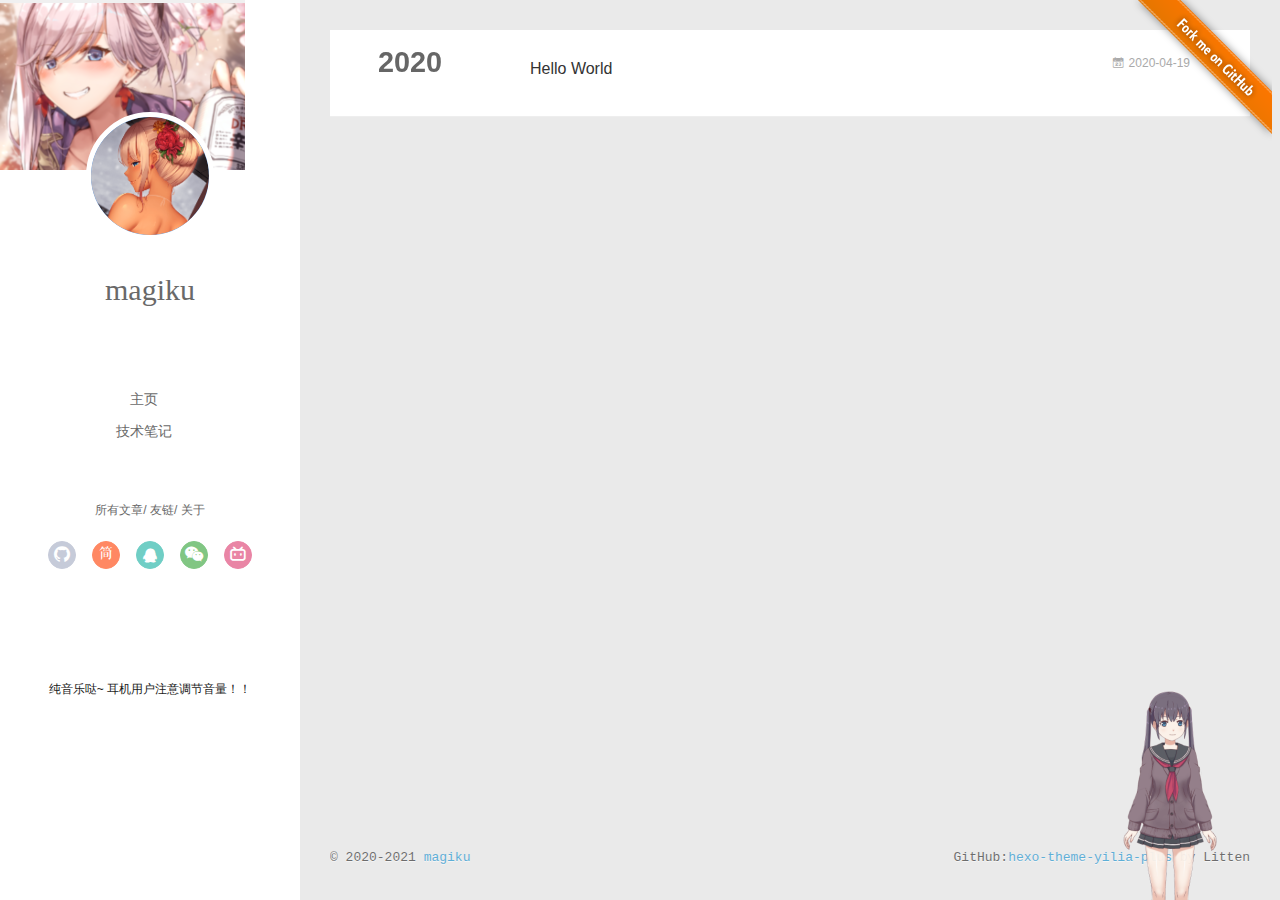
<file: archives/index.html>
<!DOCTYPE html>
<html>
<head>
  <meta charset="utf-8">
  
  <meta name="renderer" content="webkit">
  <meta http-equiv="X-UA-Compatible" content="IE=edge" >
  <link rel="dns-prefetch" href="http://magiku.github.io">
  <title>Archives | Magiku</title>
  <meta name="generator" content="hexo-theme-yilia-plus">
  <meta name="viewport" content="width=device-width, initial-scale=1, maximum-scale=1">
  
  <meta name="description" content="本站内嵌了网易云播放器，播放时请调低音量，避免耳膜受损。本站是我个人的展示网站，由于是静态网站，更新的话比较麻烦，所以大概不会在这更新博客。">
<meta property="og:type" content="website">
<meta property="og:title" content="Magiku">
<meta property="og:url" content="http://magiku.github.io/archives/index.html">
<meta property="og:site_name" content="Magiku">
<meta property="og:description" content="本站内嵌了网易云播放器，播放时请调低音量，避免耳膜受损。本站是我个人的展示网站，由于是静态网站，更新的话比较麻烦，所以大概不会在这更新博客。">
<meta property="og:locale" content="zh_CN">
<meta property="article:author" content="magiku">
<meta name="twitter:card" content="summary">
  
    <link rel="alternative" href="/atom.xml" title="Magiku" type="application/atom+xml">
  
  
    <link rel="icon" href="/favicon.ico">
  
  
    <link rel="apple-touch-icon" href="/apple-touch-icon-180x180.png">
  
  <link rel="stylesheet" type="text/css" href="/./main.a5fda8.css">
  <style type="text/css">
    
    #container.show {
      background: linear-gradient(200deg,#a0cfe4,#e8c37e);
    }
  </style>
  

  

  
    
 	  <script src="/lib/clickLove.js"></script>
  
  


  

</head>

<body>
  <div id="container" q-class="show:isCtnShow">
    <canvas id="anm-canvas" class="anm-canvas"></canvas>
    <div class="left-col" q-class="show:isShow">
      


<div class="overlay" style="background: #4d4d4d;background: url('/img/bg.png') no-repeat ;"></div>
<div class="intrude-less">
	<header id="header" class="inner">
		<a href="/" class="profilepic">
			<img src="/img/magiku.png" class="js-avatar">
		</a>
		<hgroup>
			<h1 class="header-author"><a href="/">magiku</a></h1>
		</hgroup>
		

		<nav class="header-menu">
			<ul>
			
				<li><a href="/" target="_blank">主页</a></li>
			
				<li><a href="https://www.jianshu.com/u/f45e8076fb24" target="_blank">技术笔记</a></li>
			
			</ul>
		</nav>
		<nav class="header-smart-menu">
			
				
					<a q-on="click: openSlider(e, 'innerArchive')" href="javascript:void(0)">所有文章</a>
				
			
				
					<a q-on="click: openSlider(e, 'friends')" href="javascript:void(0)">友链</a>
				
			
				
					<a q-on="click: openSlider(e, 'aboutme')" href="javascript:void(0)">关于</a>
				
			
		</nav>
		<nav class="header-nav">
			<div class="social">
				
					<a class="github" href="https://github.com/magiku" title="GitHub" target="_blank"><i class="icon-github"></i></a>
				
					<a class="jianshu" href="https://www.jianshu.com/u/f45e8076fb24" title="简书" target="_blank"><i class="icon-jianshu"></i></a>
				
					<a class="qq" href="/img/3249997566.jpg" title="QQ" target="_blank"><i class="icon-qq"></i></a>
				
					<a class="weixin" href="/img/weixin.png" title="微信" target="_blank"><i class="icon-weixin"></i></a>
				
					<a class="bilibili" href="/img/bilibili.jpg" title="哔哩哔哩" target="_blank"><i class="icon-bilibili"></i></a>
				
			</div>
		
			
			
			
			
			<div>
				<iframe frameborder="no" border="0" marginwidth="0" marginheight="0" width="240" height="86" src="//music.163.com/outchain/player?type=2&id=426194033&auto=0&height=66"></iframe>
			</div>
			
				
				<p style="font-size: 12px;">纯音乐哒~ 耳机用户注意调节音量！！<p>
			
		
		</nav>
	</header>		
</div>

    </div>
    <div class="mid-col" q-class="show:isShow,hide:isShow|isFalse">
      
      
      <a class="forkMe" style="position:absolute;z-index:999;top:0;right:0.5em;" 
        href="https://github.com/magiku" target="_blank">
        <img src="/img/forkme.png"
          class="attachment-full size-full" alt="Fork me on GitHub" data-recalc-dims="1"></a>
      
      
<nav id="mobile-nav">
  	<div class="overlay js-overlay" style="background: #4d4d4d"></div>
	<div class="btnctn js-mobile-btnctn">
  		<div class="slider-trigger list" q-on="click: openSlider(e)"><i class="icon icon-sort"></i></div>
	</div>
	<div class="intrude-less">
		<header id="header" class="inner">
			<div class="profilepic">
				<a href="/">
					<img src="/img/magiku.png" class="js-avatar">
				</a>
			</div>
			<hgroup>
			  <h1 class="header-author js-header-author">magiku</h1>
			</hgroup>
			
			
			
				
			
				
			
			
			
			<nav class="header-nav">
				<div class="social">
					
						<a class="github" target="_blank" href="https://github.com/magiku" title="GitHub"><i class="icon-github"></i></a>
			        
						<a class="jianshu" target="_blank" href="https://www.jianshu.com/u/f45e8076fb24" title="简书"><i class="icon-jianshu"></i></a>
			        
						<a class="qq" target="_blank" href="/img/3249997566.jpg" title="QQ"><i class="icon-qq"></i></a>
			        
						<a class="weixin" target="_blank" href="/img/weixin.png" title="微信"><i class="icon-weixin"></i></a>
			        
						<a class="bilibili" target="_blank" href="/img/bilibili.jpg" title="哔哩哔哩"><i class="icon-bilibili"></i></a>
			        
				</div>
			</nav>

			<nav class="header-menu js-header-menu">
				<ul style="width: 50%">
				
				
					<li style="width: 50%"><a href="/">主页</a></li>
		        
					<li style="width: 50%"><a href="https://www.jianshu.com/u/f45e8076fb24" target="_blank" rel="noopener">技术笔记</a></li>
		        
				</ul>
			</nav>
		</header>				
	</div>
	<div class="mobile-mask" style="display:none" q-show="isShow"></div>
</nav>

      <div id="wrapper" class="body-wrap">
        <div class="menu-l">
          <div class="canvas-wrap">
            <canvas data-colors="#eaeaea" data-sectionHeight="100" data-contentId="js-content" id="myCanvas1"
              class="anm-canvas"></canvas>
          </div>
          <div id="js-content" class="content-ll">
            
  
  
    
    
      
      
      <section class="archives-wrap">
        <div class="archive-year-wrap">
          <a href="/archives/2020" class="archive-year">2020</a>
        </div>
        <div class="archives">
    
    <article class="archive-article archive-type-post">
  <div class="archive-article-inner">
    <header class="archive-article-header">
      	<div class="article-meta">
	      	
<a href="/2020/04/19/hello-world/" class="archive-article-date">
        <time datetime="2020-04-19T11:07:39.056Z" itemprop="datePublished"><i class="icon-calendar icon"></i>2020-04-19</time>
</a>

        </div>
    	 
  
    <h1 itemprop="name">
	
	  <a class="archive-article-title" href="/2020/04/19/hello-world/" target="_blank">Hello World</a>
  
    </h1>
  


        <div class="article-info info-on-right">
          
          

        </div>
        <div class="clearfix"></div>
    </header>
  </div>
</article>
  
  
    </div></section>
  

    


          </div>
        </div>
      </div>
      <footer id="footer">
  <div class="outer">
    <div id="footer-info">
    	<div class="footer-left">
    		&copy; 2020-2021 <a href="http://magiku.github.io/" target="_blank">magiku</a>
    	</div>
      	<div class="footer-right">
			
			
      		GitHub:<a href="https://github.com/JoeyBling/hexo-theme-yilia-plus" target="_blank">hexo-theme-yilia-plus</a> by Litten
      	</div>
    </div>
  </div>
  
  
	<script src="/lib/busuanzi.pure.js"></script>
	
  
  
	
	<span id="busuanzi_container_site_pv" style="display:none">
		本站总访问量<span id="busuanzi_value_site_pv"></span>次	
	        <span class="post-meta-divider" >|</span>
	</span>
  	<span id="busuanzi_container_site_uv" style='display:none'>
  		本站访客数<span id="busuanzi_value_site_uv"></span>人
  	</span>
  
</footer>

    </div>
    <script>
	var yiliaConfig = {
		mathjax: false,
		isHome: false,
		isPost: false,
		isArchive: true,
		isTag: false,
		isCategory: false,
		open_in_new: true,
		toc_hide_index: true,
		root: "/",
		innerArchive: true,
		showTags: true
	}
</script>

<script>!function(r){function e(t){if(i[t])return i[t].exports;var n=i[t]={exports:{},id:t,loaded:!1};return r[t].call(n.exports,n,n.exports,e),n.loaded=!0,n.exports}var i={};e.m=r,e.c=i,e.p="./",e(0)}([function(t,n,r){r(208),t.exports=r(205)},function(t,n,r){var d=r(3),y=r(46),g=r(26),b=r(27),x=r(47),m="prototype",S=function(t,n,r){var e,i,o,u,c=t&S.F,f=t&S.G,a=t&S.S,s=t&S.P,l=t&S.B,h=f?d:a?d[n]||(d[n]={}):(d[n]||{})[m],v=f?y:y[n]||(y[n]={}),p=v[m]||(v[m]={});for(e in f&&(r=n),r)o=((i=!c&&h&&void 0!==h[e])?h:r)[e],u=l&&i?x(o,d):s&&"function"==typeof o?x(Function.call,o):o,h&&b(h,e,o,t&S.U),v[e]!=o&&g(v,e,u),s&&p[e]!=o&&(p[e]=o)};d.core=y,S.F=1,S.G=2,S.S=4,S.P=8,S.B=16,S.W=32,S.U=64,S.R=128,t.exports=S},function(t,n,r){var e=r(5);t.exports=function(t){if(!e(t))throw TypeError(t+" is not an object!");return t}},function(t,n){var r=t.exports="undefined"!=typeof window&&window.Math==Math?window:"undefined"!=typeof self&&self.Math==Math?self:Function("return this")();"number"==typeof __g&&(__g=r)},function(t,n){t.exports=function(t){try{return!!t()}catch(t){return!0}}},function(t,n){t.exports=function(t){return"object"==typeof t?null!==t:"function"==typeof t}},function(t,n){var r=t.exports="undefined"!=typeof window&&window.Math==Math?window:"undefined"!=typeof self&&self.Math==Math?self:Function("return this")();"number"==typeof __g&&(__g=r)},function(t,n,r){var e=r(118)("wks"),i=r(79),o=r(3).Symbol,u="function"==typeof o;(t.exports=function(t){return e[t]||(e[t]=u&&o[t]||(u?o:i)("Symbol."+t))}).store=e},function(t,n,r){var e=r(49),i=Math.min;t.exports=function(t){return 0<t?i(e(t),9007199254740991):0}},function(t,n){var r={}.hasOwnProperty;t.exports=function(t,n){return r.call(t,n)}},function(t,n,r){t.exports=!r(4)(function(){return 7!=Object.defineProperty({},"a",{get:function(){return 7}}).a})},function(t,n,r){var e=r(2),i=r(174),o=r(53),u=Object.defineProperty;n.f=r(10)?Object.defineProperty:function(t,n,r){if(e(t),n=o(n,!0),e(r),i)try{return u(t,n,r)}catch(t){}if("get"in r||"set"in r)throw TypeError("Accessors not supported!");return"value"in r&&(t[n]=r.value),t}},function(t,n,r){t.exports=!r(20)(function(){return 7!=Object.defineProperty({},"a",{get:function(){return 7}}).a})},function(t,n,r){var e=r(14),i=r(24);t.exports=r(12)?function(t,n,r){return e.f(t,n,i(1,r))}:function(t,n,r){return t[n]=r,t}},function(t,n,r){var e=r(22),i=r(60),o=r(42),u=Object.defineProperty;n.f=r(12)?Object.defineProperty:function(t,n,r){if(e(t),n=o(n,!0),e(r),i)try{return u(t,n,r)}catch(t){}if("get"in r||"set"in r)throw TypeError("Accessors not supported!");return"value"in r&&(t[n]=r.value),t}},function(t,n,r){var e=r(96),i=r(34);t.exports=function(t){return e(i(t))}},function(t,n,r){var e=r(40)("wks"),i=r(25),o=r(6).Symbol,u="function"==typeof o;(t.exports=function(t){return e[t]||(e[t]=u&&o[t]||(u?o:i)("Symbol."+t))}).store=e},function(t,n,r){var e=r(51);t.exports=function(t){return Object(e(t))}},function(t,n){t.exports=function(t){return"object"==typeof t?null!==t:"function"==typeof t}},function(t,n){var r=t.exports={version:"2.6.9"};"number"==typeof __e&&(__e=r)},function(t,n){t.exports=function(t){try{return!!t()}catch(t){return!0}}},function(t,n){t.exports=function(t){if("function"!=typeof t)throw TypeError(t+" is not a function!");return t}},function(t,n,r){var e=r(18);t.exports=function(t){if(!e(t))throw TypeError(t+" is not an object!");return t}},function(t,n){t.exports=!0},function(t,n){t.exports=function(t,n){return{enumerable:!(1&t),configurable:!(2&t),writable:!(4&t),value:n}}},function(t,n){var r=0,e=Math.random();t.exports=function(t){return"Symbol(".concat(void 0===t?"":t,")_",(++r+e).toString(36))}},function(t,n,r){var e=r(11),i=r(75);t.exports=r(10)?function(t,n,r){return e.f(t,n,i(1,r))}:function(t,n,r){return t[n]=r,t}},function(t,n,r){var o=r(3),u=r(26),c=r(30),f=r(79)("src"),e=r(219),i="toString",a=(""+e).split(i);r(46).inspectSource=function(t){return e.call(t)},(t.exports=function(t,n,r,e){var i="function"==typeof r;i&&(c(r,"name")||u(r,"name",n)),t[n]!==r&&(i&&(c(r,f)||u(r,f,t[n]?""+t[n]:a.join(String(n)))),t===o?t[n]=r:e?t[n]?t[n]=r:u(t,n,r):(delete t[n],u(t,n,r)))})(Function.prototype,i,function(){return"function"==typeof this&&this[f]||e.call(this)})},function(t,n,r){var e=r(1),i=r(4),u=r(51),c=/"/g,o=function(t,n,r,e){var i=String(u(t)),o="<"+n;return""!==r&&(o+=" "+r+'="'+String(e).replace(c,"&quot;")+'"'),o+">"+i+"</"+n+">"};t.exports=function(n,t){var r={};r[n]=t(o),e(e.P+e.F*i(function(){var t=""[n]('"');return t!==t.toLowerCase()||3<t.split('"').length}),"String",r)}},function(t,n,r){var e=r(65),i=r(35);t.exports=Object.keys||function(t){return e(t,i)}},function(t,n){var r={}.hasOwnProperty;t.exports=function(t,n){return r.call(t,n)}},function(t,n,r){var e=r(117),i=r(75),o=r(33),u=r(53),c=r(30),f=r(174),a=Object.getOwnPropertyDescriptor;n.f=r(10)?a:function(t,n){if(t=o(t),n=u(n,!0),f)try{return a(t,n)}catch(t){}if(c(t,n))return i(!e.f.call(t,n),t[n])}},function(t,n,r){var e=r(30),i=r(17),o=r(154)("IE_PROTO"),u=Object.prototype;t.exports=Object.getPrototypeOf||function(t){return t=i(t),e(t,o)?t[o]:"function"==typeof t.constructor&&t instanceof t.constructor?t.constructor.prototype:t instanceof Object?u:null}},function(t,n,r){var e=r(116),i=r(51);t.exports=function(t){return e(i(t))}},function(t,n){t.exports=function(t){if(null==t)throw TypeError("Can't call method on  "+t);return t}},function(t,n){t.exports="constructor,hasOwnProperty,isPrototypeOf,propertyIsEnumerable,toLocaleString,toString,valueOf".split(",")},function(t,n){t.exports={}},function(t,n){n.f={}.propertyIsEnumerable},function(t,n,r){var e=r(14).f,i=r(9),o=r(16)("toStringTag");t.exports=function(t,n,r){t&&!i(t=r?t:t.prototype,o)&&e(t,o,{configurable:!0,value:n})}},function(t,n,r){var e=r(40)("keys"),i=r(25);t.exports=function(t){return e[t]||(e[t]=i(t))}},function(t,n,r){var e=r(19),i=r(6),o="__core-js_shared__",u=i[o]||(i[o]={});(t.exports=function(t,n){return u[t]||(u[t]=void 0!==n?n:{})})("versions",[]).push({version:e.version,mode:r(23)?"pure":"global",copyright:"© 2019 Denis Pushkarev (zloirock.ru)"})},function(t,n){var r=Math.ceil,e=Math.floor;t.exports=function(t){return isNaN(t=+t)?0:(0<t?e:r)(t)}},function(t,n,r){var i=r(18);t.exports=function(t,n){if(!i(t))return t;var r,e;if(n&&"function"==typeof(r=t.toString)&&!i(e=r.call(t)))return e;if("function"==typeof(r=t.valueOf)&&!i(e=r.call(t)))return e;if(!n&&"function"==typeof(r=t.toString)&&!i(e=r.call(t)))return e;throw TypeError("Can't convert object to primitive value")}},function(t,n,r){var e=r(6),i=r(19),o=r(23),u=r(44),c=r(14).f;t.exports=function(t){var n=i.Symbol||(i.Symbol=o?{}:e.Symbol||{});"_"==t.charAt(0)||t in n||c(n,t,{value:u.f(t)})}},function(t,n,r){n.f=r(16)},function(t,n){var r={}.toString;t.exports=function(t){return r.call(t).slice(8,-1)}},function(t,n){var r=t.exports={version:"2.6.9"};"number"==typeof __e&&(__e=r)},function(t,n,r){var o=r(21);t.exports=function(e,i,t){if(o(e),void 0===i)return e;switch(t){case 1:return function(t){return e.call(i,t)};case 2:return function(t,n){return e.call(i,t,n)};case 3:return function(t,n,r){return e.call(i,t,n,r)}}return function(){return e.apply(i,arguments)}}},function(t,n,r){"use strict";var e=r(4);t.exports=function(t,n){return!!t&&e(function(){n?t.call(null,function(){},1):t.call(null)})}},function(t,n){var r=Math.ceil,e=Math.floor;t.exports=function(t){return isNaN(t=+t)?0:(0<t?e:r)(t)}},function(t,n,r){var x=r(47),m=r(116),S=r(17),w=r(8),e=r(138);t.exports=function(l,t){var h=1==l,v=2==l,p=3==l,d=4==l,y=6==l,g=5==l||y,b=t||e;return function(t,n,r){for(var e,i,o=S(t),u=m(o),c=x(n,r,3),f=w(u.length),a=0,s=h?b(t,f):v?b(t,0):void 0;a<f;a++)if((g||a in u)&&(i=c(e=u[a],a,o),l))if(h)s[a]=i;else if(i)switch(l){case 3:return!0;case 5:return e;case 6:return a;case 2:s.push(e)}else if(d)return!1;return y?-1:p||d?d:s}}},function(t,n){t.exports=function(t){if(null==t)throw TypeError("Can't call method on  "+t);return t}},function(t,n,r){var i=r(1),o=r(46),u=r(4);t.exports=function(t,n){var r=(o.Object||{})[t]||Object[t],e={};e[t]=n(r),i(i.S+i.F*u(function(){r(1)}),"Object",e)}},function(t,n,r){var i=r(5);t.exports=function(t,n){if(!i(t))return t;var r,e;if(n&&"function"==typeof(r=t.toString)&&!i(e=r.call(t)))return e;if("function"==typeof(r=t.valueOf)&&!i(e=r.call(t)))return e;if(!n&&"function"==typeof(r=t.toString)&&!i(e=r.call(t)))return e;throw TypeError("Can't convert object to primitive value")}},function(t,n,r){var d=r(6),y=r(19),g=r(93),b=r(13),x=r(9),m="prototype",S=function(t,n,r){var e,i,o,u=t&S.F,c=t&S.G,f=t&S.S,a=t&S.P,s=t&S.B,l=t&S.W,h=c?y:y[n]||(y[n]={}),v=h[m],p=c?d:f?d[n]:(d[n]||{})[m];for(e in c&&(r=n),r)(i=!u&&p&&void 0!==p[e])&&x(h,e)||(o=i?p[e]:r[e],h[e]=c&&"function"!=typeof p[e]?r[e]:s&&i?g(o,d):l&&p[e]==o?function(e){var t=function(t,n,r){if(this instanceof e){switch(arguments.length){case 0:return new e;case 1:return new e(t);case 2:return new e(t,n)}return new e(t,n,r)}return e.apply(this,arguments)};return t[m]=e[m],t}(o):a&&"function"==typeof o?g(Function.call,o):o,a&&((h.virtual||(h.virtual={}))[e]=o,t&S.R&&v&&!v[e]&&b(v,e,o)))};S.F=1,S.G=2,S.S=4,S.P=8,S.B=16,S.W=32,S.U=64,S.R=128,t.exports=S},function(t,n,r){var e=r(34);t.exports=function(t){return Object(e(t))}},function(t,n,r){var o=r(196),e=r(1),i=r(118)("metadata"),u=i.store||(i.store=new(r(200))),c=function(t,n,r){var e=u.get(t);if(!e){if(!r)return;u.set(t,e=new o)}var i=e.get(n);if(!i){if(!r)return;e.set(n,i=new o)}return i};t.exports={store:u,map:c,has:function(t,n,r){var e=c(n,r,!1);return void 0!==e&&e.has(t)},get:function(t,n,r){var e=c(n,r,!1);return void 0===e?void 0:e.get(t)},set:function(t,n,r,e){c(r,e,!0).set(t,n)},keys:function(t,n){var r=c(t,n,!1),e=[];return r&&r.forEach(function(t,n){e.push(n)}),e},key:function(t){return void 0===t||"symbol"==typeof t?t:String(t)},exp:function(t){e(e.S,"Reflect",t)}}},function(t,n,r){"use strict";if(r(10)){var g=r(68),b=r(3),x=r(4),m=r(1),S=r(132),e=r(159),h=r(47),w=r(70),i=r(75),_=r(26),o=r(76),u=r(49),O=r(8),E=r(194),c=r(78),f=r(53),a=r(30),M=r(81),P=r(5),v=r(17),p=r(145),j=r(72),F=r(32),A=r(73).f,d=r(161),s=r(79),l=r(7),y=r(50),I=r(120),L=r(119),N=r(162),T=r(82),k=r(125),R=r(77),C=r(137),D=r(166),G=r(11),W=r(31),U=G.f,V=W.f,B=b.RangeError,q=b.TypeError,z=b.Uint8Array,K="ArrayBuffer",H="Shared"+K,J="BYTES_PER_ELEMENT",$="prototype",Y=Array[$],X=e.ArrayBuffer,Q=e.DataView,Z=y(0),tt=y(2),nt=y(3),rt=y(4),et=y(5),it=y(6),ot=I(!0),ut=I(!1),ct=N.values,ft=N.keys,at=N.entries,st=Y.lastIndexOf,lt=Y.reduce,ht=Y.reduceRight,vt=Y.join,pt=Y.sort,dt=Y.slice,yt=Y.toString,gt=Y.toLocaleString,bt=l("iterator"),xt=l("toStringTag"),mt=s("typed_constructor"),St=s("def_constructor"),wt=S.CONSTR,_t=S.TYPED,Ot=S.VIEW,Et="Wrong length!",Mt=y(1,function(t,n){return It(L(t,t[St]),n)}),Pt=x(function(){return 1===new z(new Uint16Array([1]).buffer)[0]}),jt=!!z&&!!z[$].set&&x(function(){new z(1).set({})}),Ft=function(t,n){var r=u(t);if(r<0||r%n)throw B("Wrong offset!");return r},At=function(t){if(P(t)&&_t in t)return t;throw q(t+" is not a typed array!")},It=function(t,n){if(!(P(t)&&mt in t))throw q("It is not a typed array constructor!");return new t(n)},Lt=function(t,n){return Nt(L(t,t[St]),n)},Nt=function(t,n){for(var r=0,e=n.length,i=It(t,e);r<e;)i[r]=n[r++];return i},Tt=function(t,n,r){U(t,n,{get:function(){return this._d[r]}})},kt=function(t){var n,r,e,i,o,u,c=v(t),f=arguments.length,a=1<f?arguments[1]:void 0,s=void 0!==a,l=d(c);if(null!=l&&!p(l)){for(u=l.call(c),e=[],n=0;!(o=u.next()).done;n++)e.push(o.value);c=e}for(s&&2<f&&(a=h(a,arguments[2],2)),n=0,r=O(c.length),i=It(this,r);n<r;n++)i[n]=s?a(c[n],n):c[n];return i},Rt=function(){for(var t=0,n=arguments.length,r=It(this,n);t<n;)r[t]=arguments[t++];return r},Ct=!!z&&x(function(){gt.call(new z(1))}),Dt=function(){return gt.apply(Ct?dt.call(At(this)):At(this),arguments)},Gt={copyWithin:function(t,n){return D.call(At(this),t,n,2<arguments.length?arguments[2]:void 0)},every:function(t){return rt(At(this),t,1<arguments.length?arguments[1]:void 0)},fill:function(t){return C.apply(At(this),arguments)},filter:function(t){return Lt(this,tt(At(this),t,1<arguments.length?arguments[1]:void 0))},find:function(t){return et(At(this),t,1<arguments.length?arguments[1]:void 0)},findIndex:function(t){return it(At(this),t,1<arguments.length?arguments[1]:void 0)},forEach:function(t){Z(At(this),t,1<arguments.length?arguments[1]:void 0)},indexOf:function(t){return ut(At(this),t,1<arguments.length?arguments[1]:void 0)},includes:function(t){return ot(At(this),t,1<arguments.length?arguments[1]:void 0)},join:function(t){return vt.apply(At(this),arguments)},lastIndexOf:function(t){return st.apply(At(this),arguments)},map:function(t){return Mt(At(this),t,1<arguments.length?arguments[1]:void 0)},reduce:function(t){return lt.apply(At(this),arguments)},reduceRight:function(t){return ht.apply(At(this),arguments)},reverse:function(){for(var t,n=this,r=At(n).length,e=Math.floor(r/2),i=0;i<e;)t=n[i],n[i++]=n[--r],n[r]=t;return n},some:function(t){return nt(At(this),t,1<arguments.length?arguments[1]:void 0)},sort:function(t){return pt.call(At(this),t)},subarray:function(t,n){var r=At(this),e=r.length,i=c(t,e);return new(L(r,r[St]))(r.buffer,r.byteOffset+i*r.BYTES_PER_ELEMENT,O((void 0===n?e:c(n,e))-i))}},Wt=function(t,n){return Lt(this,dt.call(At(this),t,n))},Ut=function(t){At(this);var n=Ft(arguments[1],1),r=this.length,e=v(t),i=O(e.length),o=0;if(r<i+n)throw B(Et);for(;o<i;)this[n+o]=e[o++]},Vt={entries:function(){return at.call(At(this))},keys:function(){return ft.call(At(this))},values:function(){return ct.call(At(this))}},Bt=function(t,n){return P(t)&&t[_t]&&"symbol"!=typeof n&&n in t&&String(+n)==String(n)},qt=function(t,n){return Bt(t,n=f(n,!0))?i(2,t[n]):V(t,n)},zt=function(t,n,r){return!(Bt(t,n=f(n,!0))&&P(r)&&a(r,"value"))||a(r,"get")||a(r,"set")||r.configurable||a(r,"writable")&&!r.writable||a(r,"enumerable")&&!r.enumerable?U(t,n,r):(t[n]=r.value,t)};wt||(W.f=qt,G.f=zt),m(m.S+m.F*!wt,"Object",{getOwnPropertyDescriptor:qt,defineProperty:zt}),x(function(){yt.call({})})&&(yt=gt=function(){return vt.call(this)});var Kt=o({},Gt);o(Kt,Vt),_(Kt,bt,Vt.values),o(Kt,{slice:Wt,set:Ut,constructor:function(){},toString:yt,toLocaleString:Dt}),Tt(Kt,"buffer","b"),Tt(Kt,"byteOffset","o"),Tt(Kt,"byteLength","l"),Tt(Kt,"length","e"),U(Kt,xt,{get:function(){return this[_t]}}),t.exports=function(t,l,n,o){var h=t+((o=!!o)?"Clamped":"")+"Array",r="get"+t,u="set"+t,v=b[h],c=v||{},e=v&&F(v),i=!v||!S.ABV,f={},a=v&&v[$],p=function(t,i){U(t,i,{get:function(){return t=i,(n=this._d).v[r](t*l+n.o,Pt);var t,n},set:function(t){return n=i,r=t,e=this._d,o&&(r=(r=Math.round(r))<0?0:255<r?255:255&r),void e.v[u](n*l+e.o,r,Pt);var n,r,e},enumerable:!0})};i?(v=n(function(t,n,r,e){w(t,v,h,"_d");var i,o,u,c,f=0,a=0;if(P(n)){if(!(n instanceof X||(c=M(n))==K||c==H))return _t in n?Nt(v,n):kt.call(v,n);i=n,a=Ft(r,l);var s=n.byteLength;if(void 0===e){if(s%l)throw B(Et);if((o=s-a)<0)throw B(Et)}else if(s<(o=O(e)*l)+a)throw B(Et);u=o/l}else u=E(n),i=new X(o=u*l);for(_(t,"_d",{b:i,o:a,l:o,e:u,v:new Q(i)});f<u;)p(t,f++)}),a=v[$]=j(Kt),_(a,"constructor",v)):x(function(){v(1)})&&x(function(){new v(-1)})&&k(function(t){new v,new v(null),new v(1.5),new v(t)},!0)||(v=n(function(t,n,r,e){var i;return w(t,v,h),P(n)?n instanceof X||(i=M(n))==K||i==H?void 0!==e?new c(n,Ft(r,l),e):void 0!==r?new c(n,Ft(r,l)):new c(n):_t in n?Nt(v,n):kt.call(v,n):new c(E(n))}),Z(e!==Function.prototype?A(c).concat(A(e)):A(c),function(t){t in v||_(v,t,c[t])}),v[$]=a,g||(a.constructor=v));var s=a[bt],d=!!s&&("values"==s.name||null==s.name),y=Vt.values;_(v,mt,!0),_(a,_t,h),_(a,Ot,!0),_(a,St,v),(o?new v(1)[xt]==h:xt in a)||U(a,xt,{get:function(){return h}}),f[h]=v,m(m.G+m.W+m.F*(v!=c),f),m(m.S,h,{BYTES_PER_ELEMENT:l}),m(m.S+m.F*x(function(){c.of.call(v,1)}),h,{from:kt,of:Rt}),J in a||_(a,J,l),m(m.P,h,Gt),R(h),m(m.P+m.F*jt,h,{set:Ut}),m(m.P+m.F*!d,h,Vt),g||a.toString==yt||(a.toString=yt),m(m.P+m.F*x(function(){new v(1).slice()}),h,{slice:Wt}),m(m.P+m.F*(x(function(){return[1,2].toLocaleString()!=new v([1,2]).toLocaleString()})||!x(function(){a.toLocaleString.call([1,2])})),h,{toLocaleString:Dt}),T[h]=d?s:y,g||d||_(a,bt,y)}}else t.exports=function(){}},function(t,n){var r={}.toString;t.exports=function(t){return r.call(t).slice(8,-1)}},function(t,n,r){var e=r(18),i=r(6).document,o=e(i)&&e(i.createElement);t.exports=function(t){return o?i.createElement(t):{}}},function(t,n,r){t.exports=!r(12)&&!r(20)(function(){return 7!=Object.defineProperty(r(59)("div"),"a",{get:function(){return 7}}).a})},function(t,n,r){"use strict";var x=r(23),m=r(54),S=r(66),w=r(13),_=r(36),O=r(98),E=r(38),M=r(104),P=r(16)("iterator"),j=!([].keys&&"next"in[].keys()),F="values",A=function(){return this};t.exports=function(t,n,r,e,i,o,u){O(r,n,e);var c,f,a,s=function(t){if(!j&&t in p)return p[t];switch(t){case"keys":case F:return function(){return new r(this,t)}}return function(){return new r(this,t)}},l=n+" Iterator",h=i==F,v=!1,p=t.prototype,d=p[P]||p["@@iterator"]||i&&p[i],y=d||s(i),g=i?h?s("entries"):y:void 0,b="Array"==n&&p.entries||d;if(b&&((a=M(b.call(new t)))!==Object.prototype&&a.next&&(E(a,l,!0),x||"function"==typeof a[P]||w(a,P,A))),h&&d&&d.name!==F&&(v=!0,y=function(){return d.call(this)}),x&&!u||!j&&!v&&p[P]||w(p,P,y),_[n]=y,_[l]=A,i)if(c={values:h?y:s(F),keys:o?y:s("keys"),entries:g},u)for(f in c)f in p||S(p,f,c[f]);else m(m.P+m.F*(j||v),n,c);return c}},function(t,n,e){var i=e(22),o=e(101),u=e(35),c=e(39)("IE_PROTO"),f=function(){},a="prototype",s=function(){var t,n=e(59)("iframe"),r=u.length;for(n.style.display="none",e(95).appendChild(n),n.src="javascript:",(t=n.contentWindow.document).open(),t.write("<script>document.F=Object<\/script>"),t.close(),s=t.F;r--;)delete s[a][u[r]];return s()};t.exports=Object.create||function(t,n){var r;return null!==t?(f[a]=i(t),r=new f,f[a]=null,r[c]=t):r=s(),void 0===n?r:o(r,n)}},function(t,n,r){var e=r(65),i=r(35).concat("length","prototype");n.f=Object.getOwnPropertyNames||function(t){return e(t,i)}},function(t,n){n.f=Object.getOwnPropertySymbols},function(t,n,r){var u=r(9),c=r(15),f=r(92)(!1),a=r(39)("IE_PROTO");t.exports=function(t,n){var r,e=c(t),i=0,o=[];for(r in e)r!=a&&u(e,r)&&o.push(r);for(;n.length>i;)u(e,r=n[i++])&&(~f(o,r)||o.push(r));return o}},function(t,n,r){t.exports=r(13)},function(t,n,r){var e=r(7)("unscopables"),i=Array.prototype;null==i[e]&&r(26)(i,e,{}),t.exports=function(t){i[e][t]=!0}},function(t,n){t.exports=!1},function(t,n,r){var e=r(79)("meta"),i=r(5),o=r(30),u=r(11).f,c=0,f=Object.isExtensible||function(){return!0},a=!r(4)(function(){return f(Object.preventExtensions({}))}),s=function(t){u(t,e,{value:{i:"O"+ ++c,w:{}}})},l=t.exports={KEY:e,NEED:!1,fastKey:function(t,n){if(!i(t))return"symbol"==typeof t?t:("string"==typeof t?"S":"P")+t;if(!o(t,e)){if(!f(t))return"F";if(!n)return"E";s(t)}return t[e].i},getWeak:function(t,n){if(!o(t,e)){if(!f(t))return!0;if(!n)return!1;s(t)}return t[e].w},onFreeze:function(t){return a&&l.NEED&&f(t)&&!o(t,e)&&s(t),t}}},function(t,n){t.exports=function(t,n,r,e){if(!(t instanceof n)||void 0!==e&&e in t)throw TypeError(r+": incorrect invocation!");return t}},function(t,n,r){var h=r(47),v=r(177),p=r(145),d=r(2),y=r(8),g=r(161),b={},x={};(n=t.exports=function(t,n,r,e,i){var o,u,c,f,a=i?function(){return t}:g(t),s=h(r,e,n?2:1),l=0;if("function"!=typeof a)throw TypeError(t+" is not iterable!");if(p(a)){for(o=y(t.length);l<o;l++)if((f=n?s(d(u=t[l])[0],u[1]):s(t[l]))===b||f===x)return f}else for(c=a.call(t);!(u=c.next()).done;)if((f=v(c,s,u.value,n))===b||f===x)return f}).BREAK=b,n.RETURN=x},function(t,n,e){var i=e(2),o=e(183),u=e(141),c=e(154)("IE_PROTO"),f=function(){},a="prototype",s=function(){var t,n=e(140)("iframe"),r=u.length;for(n.style.display="none",e(143).appendChild(n),n.src="javascript:",(t=n.contentWindow.document).open(),t.write("<script>document.F=Object<\/script>"),t.close(),s=t.F;r--;)delete s[a][u[r]];return s()};t.exports=Object.create||function(t,n){var r;return null!==t?(f[a]=i(t),r=new f,f[a]=null,r[c]=t):r=s(),void 0===n?r:o(r,n)}},function(t,n,r){var e=r(185),i=r(141).concat("length","prototype");n.f=Object.getOwnPropertyNames||function(t){return e(t,i)}},function(t,n,r){var e=r(185),i=r(141);t.exports=Object.keys||function(t){return e(t,i)}},function(t,n){t.exports=function(t,n){return{enumerable:!(1&t),configurable:!(2&t),writable:!(4&t),value:n}}},function(t,n,r){var i=r(27);t.exports=function(t,n,r){for(var e in n)i(t,e,n[e],r);return t}},function(t,n,r){"use strict";var e=r(3),i=r(11),o=r(10),u=r(7)("species");t.exports=function(t){var n=e[t];o&&n&&!n[u]&&i.f(n,u,{configurable:!0,get:function(){return this}})}},function(t,n,r){var e=r(49),i=Math.max,o=Math.min;t.exports=function(t,n){return(t=e(t))<0?i(t+n,0):o(t,n)}},function(t,n){var r=0,e=Math.random();t.exports=function(t){return"Symbol(".concat(void 0===t?"":t,")_",(++r+e).toString(36))}},function(t,n,r){var e=r(5);t.exports=function(t,n){if(!e(t)||t._t!==n)throw TypeError("Incompatible receiver, "+n+" required!");return t}},function(t,n,r){var i=r(45),o=r(7)("toStringTag"),u="Arguments"==i(function(){return arguments}());t.exports=function(t){var n,r,e;return void 0===t?"Undefined":null===t?"Null":"string"==typeof(r=function(t,n){try{return t[n]}catch(t){}}(n=Object(t),o))?r:u?i(n):"Object"==(e=i(n))&&"function"==typeof n.callee?"Arguments":e}},function(t,n){t.exports={}},function(t,n,r){var e=r(11).f,i=r(30),o=r(7)("toStringTag");t.exports=function(t,n,r){t&&!i(t=r?t:t.prototype,o)&&e(t,o,{configurable:!0,value:n})}},function(t,n,r){var u=r(1),e=r(51),c=r(4),f=r(157),i="["+f+"]",o=RegExp("^"+i+i+"*"),a=RegExp(i+i+"*$"),s=function(t,n,r){var e={},i=c(function(){return!!f[t]()||"​"!="​"[t]()}),o=e[t]=i?n(l):f[t];r&&(e[r]=o),u(u.P+u.F*i,"String",e)},l=s.trim=function(t,n){return t=String(e(t)),1&n&&(t=t.replace(o,"")),2&n&&(t=t.replace(a,"")),t};t.exports=s},function(t,n,r){t.exports={default:r(88),__esModule:!0}},function(t,n,r){t.exports={default:r(89),__esModule:!0}},function(t,n,r){"use strict";function e(t){return t&&t.__esModule?t:{default:t}}n.__esModule=!0;var i=e(r(86)),o=e(r(85)),u="function"==typeof o.default&&"symbol"==typeof i.default?function(t){return typeof t}:function(t){return t&&"function"==typeof o.default&&t.constructor===o.default&&t!==o.default.prototype?"symbol":typeof t};n.default="function"==typeof o.default&&"symbol"===u(i.default)?function(t){return void 0===t?"undefined":u(t)}:function(t){return t&&"function"==typeof o.default&&t.constructor===o.default&&t!==o.default.prototype?"symbol":void 0===t?"undefined":u(t)}},function(t,n,r){r(111),r(109),r(112),r(113),t.exports=r(19).Symbol},function(t,n,r){r(110),r(114),t.exports=r(44).f("iterator")},function(t,n){t.exports=function(t){if("function"!=typeof t)throw TypeError(t+" is not a function!");return t}},function(t,n){t.exports=function(){}},function(t,n,r){var f=r(15),a=r(107),s=r(106);t.exports=function(c){return function(t,n,r){var e,i=f(t),o=a(i.length),u=s(r,o);if(c&&n!=n){for(;u<o;)if((e=i[u++])!=e)return!0}else for(;u<o;u++)if((c||u in i)&&i[u]===n)return c||u||0;return!c&&-1}}},function(t,n,r){var o=r(90);t.exports=function(e,i,t){if(o(e),void 0===i)return e;switch(t){case 1:return function(t){return e.call(i,t)};case 2:return function(t,n){return e.call(i,t,n)};case 3:return function(t,n,r){return e.call(i,t,n,r)}}return function(){return e.apply(i,arguments)}}},function(t,n,r){var c=r(29),f=r(64),a=r(37);t.exports=function(t){var n=c(t),r=f.f;if(r)for(var e,i=r(t),o=a.f,u=0;i.length>u;)o.call(t,e=i[u++])&&n.push(e);return n}},function(t,n,r){var e=r(6).document;t.exports=e&&e.documentElement},function(t,n,r){var e=r(58);t.exports=Object("z").propertyIsEnumerable(0)?Object:function(t){return"String"==e(t)?t.split(""):Object(t)}},function(t,n,r){var e=r(58);t.exports=Array.isArray||function(t){return"Array"==e(t)}},function(t,n,r){"use strict";var e=r(62),i=r(24),o=r(38),u={};r(13)(u,r(16)("iterator"),function(){return this}),t.exports=function(t,n,r){t.prototype=e(u,{next:i(1,r)}),o(t,n+" Iterator")}},function(t,n){t.exports=function(t,n){return{value:n,done:!!t}}},function(t,n,r){var e=r(25)("meta"),i=r(18),o=r(9),u=r(14).f,c=0,f=Object.isExtensible||function(){return!0},a=!r(20)(function(){return f(Object.preventExtensions({}))}),s=function(t){u(t,e,{value:{i:"O"+ ++c,w:{}}})},l=t.exports={KEY:e,NEED:!1,fastKey:function(t,n){if(!i(t))return"symbol"==typeof t?t:("string"==typeof t?"S":"P")+t;if(!o(t,e)){if(!f(t))return"F";if(!n)return"E";s(t)}return t[e].i},getWeak:function(t,n){if(!o(t,e)){if(!f(t))return!0;if(!n)return!1;s(t)}return t[e].w},onFreeze:function(t){return a&&l.NEED&&f(t)&&!o(t,e)&&s(t),t}}},function(t,n,r){var u=r(14),c=r(22),f=r(29);t.exports=r(12)?Object.defineProperties:function(t,n){c(t);for(var r,e=f(n),i=e.length,o=0;o<i;)u.f(t,r=e[o++],n[r]);return t}},function(t,n,r){var e=r(37),i=r(24),o=r(15),u=r(42),c=r(9),f=r(60),a=Object.getOwnPropertyDescriptor;n.f=r(12)?a:function(t,n){if(t=o(t),n=u(n,!0),f)try{return a(t,n)}catch(t){}if(c(t,n))return i(!e.f.call(t,n),t[n])}},function(t,n,r){var e=r(15),i=r(63).f,o={}.toString,u="object"==typeof window&&window&&Object.getOwnPropertyNames?Object.getOwnPropertyNames(window):[];t.exports.f=function(t){return u&&"[object Window]"==o.call(t)?function(t){try{return i(t)}catch(t){return u.slice()}}(t):i(e(t))}},function(t,n,r){var e=r(9),i=r(55),o=r(39)("IE_PROTO"),u=Object.prototype;t.exports=Object.getPrototypeOf||function(t){return t=i(t),e(t,o)?t[o]:"function"==typeof t.constructor&&t instanceof t.constructor?t.constructor.prototype:t instanceof Object?u:null}},function(t,n,r){var f=r(41),a=r(34);t.exports=function(c){return function(t,n){var r,e,i=String(a(t)),o=f(n),u=i.length;return o<0||u<=o?c?"":void 0:(r=i.charCodeAt(o))<55296||56319<r||o+1===u||(e=i.charCodeAt(o+1))<56320||57343<e?c?i.charAt(o):r:c?i.slice(o,o+2):e-56320+(r-55296<<10)+65536}}},function(t,n,r){var e=r(41),i=Math.max,o=Math.min;t.exports=function(t,n){return(t=e(t))<0?i(t+n,0):o(t,n)}},function(t,n,r){var e=r(41),i=Math.min;t.exports=function(t){return 0<t?i(e(t),9007199254740991):0}},function(t,n,r){"use strict";var e=r(91),i=r(99),o=r(36),u=r(15);t.exports=r(61)(Array,"Array",function(t,n){this._t=u(t),this._i=0,this._k=n},function(){var t=this._t,n=this._k,r=this._i++;return!t||r>=t.length?(this._t=void 0,i(1)):i(0,"keys"==n?r:"values"==n?t[r]:[r,t[r]])},"values"),o.Arguments=o.Array,e("keys"),e("values"),e("entries")},function(t,n){},function(t,n,r){"use strict";var e=r(105)(!0);r(61)(String,"String",function(t){this._t=String(t),this._i=0},function(){var t,n=this._t,r=this._i;return r>=n.length?{value:void 0,done:!0}:(t=e(n,r),this._i+=t.length,{value:t,done:!1})})},function(t,n,r){"use strict";var e=r(6),u=r(9),i=r(12),o=r(54),c=r(66),f=r(100).KEY,a=r(20),s=r(40),l=r(38),h=r(25),v=r(16),p=r(44),d=r(43),y=r(94),g=r(97),b=r(22),x=r(18),m=r(55),S=r(15),w=r(42),_=r(24),O=r(62),E=r(103),M=r(102),P=r(64),j=r(14),F=r(29),A=M.f,I=j.f,L=E.f,N=e.Symbol,T=e.JSON,k=T&&T.stringify,R="prototype",C=v("_hidden"),D=v("toPrimitive"),G={}.propertyIsEnumerable,W=s("symbol-registry"),U=s("symbols"),V=s("op-symbols"),B=Object[R],q="function"==typeof N&&!!P.f,z=e.QObject,K=!z||!z[R]||!z[R].findChild,H=i&&a(function(){return 7!=O(I({},"a",{get:function(){return I(this,"a",{value:7}).a}})).a})?function(t,n,r){var e=A(B,n);e&&delete B[n],I(t,n,r),e&&t!==B&&I(B,n,e)}:I,J=function(t){var n=U[t]=O(N[R]);return n._k=t,n},$=q&&"symbol"==typeof N.iterator?function(t){return"symbol"==typeof t}:function(t){return t instanceof N},Y=function(t,n,r){return t===B&&Y(V,n,r),b(t),n=w(n,!0),b(r),u(U,n)?(r.enumerable?(u(t,C)&&t[C][n]&&(t[C][n]=!1),r=O(r,{enumerable:_(0,!1)})):(u(t,C)||I(t,C,_(1,{})),t[C][n]=!0),H(t,n,r)):I(t,n,r)},X=function(t,n){b(t);for(var r,e=y(n=S(n)),i=0,o=e.length;i<o;)Y(t,r=e[i++],n[r]);return t},Q=function(t){var n=G.call(this,t=w(t,!0));return!(this===B&&u(U,t)&&!u(V,t))&&(!(n||!u(this,t)||!u(U,t)||u(this,C)&&this[C][t])||n)},Z=function(t,n){if(t=S(t),n=w(n,!0),t!==B||!u(U,n)||u(V,n)){var r=A(t,n);return!r||!u(U,n)||u(t,C)&&t[C][n]||(r.enumerable=!0),r}},tt=function(t){for(var n,r=L(S(t)),e=[],i=0;r.length>i;)u(U,n=r[i++])||n==C||n==f||e.push(n);return e},nt=function(t){for(var n,r=t===B,e=L(r?V:S(t)),i=[],o=0;e.length>o;)!u(U,n=e[o++])||r&&!u(B,n)||i.push(U[n]);return i};q||(c((N=function(){if(this instanceof N)throw TypeError("Symbol is not a constructor!");var n=h(0<arguments.length?arguments[0]:void 0),r=function(t){this===B&&r.call(V,t),u(this,C)&&u(this[C],n)&&(this[C][n]=!1),H(this,n,_(1,t))};return i&&K&&H(B,n,{configurable:!0,set:r}),J(n)})[R],"toString",function(){return this._k}),M.f=Z,j.f=Y,r(63).f=E.f=tt,r(37).f=Q,P.f=nt,i&&!r(23)&&c(B,"propertyIsEnumerable",Q,!0),p.f=function(t){return J(v(t))}),o(o.G+o.W+o.F*!q,{Symbol:N});for(var rt="hasInstance,isConcatSpreadable,iterator,match,replace,search,species,split,toPrimitive,toStringTag,unscopables".split(","),et=0;rt.length>et;)v(rt[et++]);for(var it=F(v.store),ot=0;it.length>ot;)d(it[ot++]);o(o.S+o.F*!q,"Symbol",{for:function(t){return u(W,t+="")?W[t]:W[t]=N(t)},keyFor:function(t){if(!$(t))throw TypeError(t+" is not a symbol!");for(var n in W)if(W[n]===t)return n},useSetter:function(){K=!0},useSimple:function(){K=!1}}),o(o.S+o.F*!q,"Object",{create:function(t,n){return void 0===n?O(t):X(O(t),n)},defineProperty:Y,defineProperties:X,getOwnPropertyDescriptor:Z,getOwnPropertyNames:tt,getOwnPropertySymbols:nt});var ut=a(function(){P.f(1)});o(o.S+o.F*ut,"Object",{getOwnPropertySymbols:function(t){return P.f(m(t))}}),T&&o(o.S+o.F*(!q||a(function(){var t=N();return"[null]"!=k([t])||"{}"!=k({a:t})||"{}"!=k(Object(t))})),"JSON",{stringify:function(t){for(var n,r,e=[t],i=1;arguments.length>i;)e.push(arguments[i++]);if(r=n=e[1],(x(n)||void 0!==t)&&!$(t))return g(n)||(n=function(t,n){if("function"==typeof r&&(n=r.call(this,t,n)),!$(n))return n}),e[1]=n,k.apply(T,e)}}),N[R][D]||r(13)(N[R],D,N[R].valueOf),l(N,"Symbol"),l(Math,"Math",!0),l(e.JSON,"JSON",!0)},function(t,n,r){r(43)("asyncIterator")},function(t,n,r){r(43)("observable")},function(t,n,r){r(108);for(var e=r(6),i=r(13),o=r(36),u=r(16)("toStringTag"),c="CSSRuleList,CSSStyleDeclaration,CSSValueList,ClientRectList,DOMRectList,DOMStringList,DOMTokenList,DataTransferItemList,FileList,HTMLAllCollection,HTMLCollection,HTMLFormElement,HTMLSelectElement,MediaList,MimeTypeArray,NamedNodeMap,NodeList,PaintRequestList,Plugin,PluginArray,SVGLengthList,SVGNumberList,SVGPathSegList,SVGPointList,SVGStringList,SVGTransformList,SourceBufferList,StyleSheetList,TextTrackCueList,TextTrackList,TouchList".split(","),f=0;f<c.length;f++){var a=c[f],s=e[a],l=s&&s.prototype;l&&!l[u]&&i(l,u,a),o[a]=o.Array}},function(t,n,r){"use strict";var e=r(2);t.exports=function(){var t=e(this),n="";return t.global&&(n+="g"),t.ignoreCase&&(n+="i"),t.multiline&&(n+="m"),t.unicode&&(n+="u"),t.sticky&&(n+="y"),n}},function(t,n,r){var e=r(45);t.exports=Object("z").propertyIsEnumerable(0)?Object:function(t){return"String"==e(t)?t.split(""):Object(t)}},function(t,n){n.f={}.propertyIsEnumerable},function(t,n,r){var e=r(46),i=r(3),o="__core-js_shared__",u=i[o]||(i[o]={});(t.exports=function(t,n){return u[t]||(u[t]=void 0!==n?n:{})})("versions",[]).push({version:e.version,mode:r(68)?"pure":"global",copyright:"© 2019 Denis Pushkarev (zloirock.ru)"})},function(t,n,r){var i=r(2),o=r(21),u=r(7)("species");t.exports=function(t,n){var r,e=i(t).constructor;return void 0===e||null==(r=i(e)[u])?n:o(r)}},function(t,n,r){var f=r(33),a=r(8),s=r(78);t.exports=function(c){return function(t,n,r){var e,i=f(t),o=a(i.length),u=s(r,o);if(c&&n!=n){for(;u<o;)if((e=i[u++])!=e)return!0}else for(;u<o;u++)if((c||u in i)&&i[u]===n)return c||u||0;return!c&&-1}}},function(t,n,r){"use strict";var g=r(3),b=r(1),x=r(27),m=r(76),S=r(69),w=r(71),_=r(70),O=r(5),E=r(4),M=r(125),P=r(83),j=r(144);t.exports=function(e,t,n,r,i,o){var u=g[e],c=u,f=i?"set":"add",a=c&&c.prototype,s={},l=function(t){var r=a[t];x(a,t,"delete"==t?function(t){return!(o&&!O(t))&&r.call(this,0===t?0:t)}:"has"==t?function(t){return!(o&&!O(t))&&r.call(this,0===t?0:t)}:"get"==t?function(t){return o&&!O(t)?void 0:r.call(this,0===t?0:t)}:"add"==t?function(t){return r.call(this,0===t?0:t),this}:function(t,n){return r.call(this,0===t?0:t,n),this})};if("function"==typeof c&&(o||a.forEach&&!E(function(){(new c).entries().next()}))){var h=new c,v=h[f](o?{}:-0,1)!=h,p=E(function(){h.has(1)}),d=M(function(t){new c(t)}),y=!o&&E(function(){for(var t=new c,n=5;n--;)t[f](n,n);return!t.has(-0)});d||(((c=t(function(t,n){_(t,c,e);var r=j(new u,t,c);return null!=n&&w(n,i,r[f],r),r})).prototype=a).constructor=c),(p||y)&&(l("delete"),l("has"),i&&l("get")),(y||v)&&l(f),o&&a.clear&&delete a.clear}else c=r.getConstructor(t,e,i,f),m(c.prototype,n),S.NEED=!0;return P(c,e),s[e]=c,b(b.G+b.W+b.F*(c!=u),s),o||r.setStrong(c,e,i),c}},function(t,n,r){"use strict";r(197);var s=r(27),l=r(26),h=r(4),v=r(51),p=r(7),d=r(152),y=p("species"),g=!h(function(){var t=/./;return t.exec=function(){var t=[];return t.groups={a:"7"},t},"7"!=="".replace(t,"$<a>")}),b=function(){var t=/(?:)/,n=t.exec;t.exec=function(){return n.apply(this,arguments)};var r="ab".split(t);return 2===r.length&&"a"===r[0]&&"b"===r[1]}();t.exports=function(r,t,n){var e=p(r),o=!h(function(){var t={};return t[e]=function(){return 7},7!=""[r](t)}),i=o?!h(function(){var t=!1,n=/a/;return n.exec=function(){return t=!0,null},"split"===r&&(n.constructor={},n.constructor[y]=function(){return n}),n[e](""),!t}):void 0;if(!o||!i||"replace"===r&&!g||"split"===r&&!b){var u=/./[e],c=n(v,e,""[r],function(t,n,r,e,i){return n.exec===d?o&&!i?{done:!0,value:u.call(n,r,e)}:{done:!0,value:t.call(r,n,e)}:{done:!1}}),f=c[0],a=c[1];s(String.prototype,r,f),l(RegExp.prototype,e,2==t?function(t,n){return a.call(t,this,n)}:function(t){return a.call(t,this)})}}},function(t,n,r){var e=r(45);t.exports=Array.isArray||function(t){return"Array"==e(t)}},function(t,n,r){var e=r(5),i=r(45),o=r(7)("match");t.exports=function(t){var n;return e(t)&&(void 0!==(n=t[o])?!!n:"RegExp"==i(t))}},function(t,n,r){var o=r(7)("iterator"),u=!1;try{var e=[7][o]();e.return=function(){u=!0},Array.from(e,function(){throw 2})}catch(t){}t.exports=function(t,n){if(!n&&!u)return!1;var r=!1;try{var e=[7],i=e[o]();i.next=function(){return{done:r=!0}},e[o]=function(){return i},t(e)}catch(t){}return r}},function(t,n,r){"use strict";t.exports=r(68)||!r(4)(function(){var t=Math.random();__defineSetter__.call(null,t,function(){}),delete r(3)[t]})},function(t,n){n.f=Object.getOwnPropertySymbols},function(t,n,r){"use strict";var i=r(81),o=RegExp.prototype.exec;t.exports=function(t,n){var r=t.exec;if("function"==typeof r){var e=r.call(t,n);if("object"!=typeof e)throw new TypeError("RegExp exec method returned something other than an Object or null");return e}if("RegExp"!==i(t))throw new TypeError("RegExp#exec called on incompatible receiver");return o.call(t,n)}},function(t,n,r){"use strict";var e=r(1),u=r(21),c=r(47),f=r(71);t.exports=function(t){e(e.S,t,{from:function(t){var n,r,e,i,o=arguments[1];return u(this),(n=void 0!==o)&&u(o),null==t?new this:(r=[],n?(e=0,i=c(o,arguments[2],2),f(t,!1,function(t){r.push(i(t,e++))})):f(t,!1,r.push,r),new this(r))}})}},function(t,n,r){"use strict";var e=r(1);t.exports=function(t){e(e.S,t,{of:function(){for(var t=arguments.length,n=new Array(t);t--;)n[t]=arguments[t];return new this(n)}})}},function(t,n,r){var f=r(49),a=r(51);t.exports=function(c){return function(t,n){var r,e,i=String(a(t)),o=f(n),u=i.length;return o<0||u<=o?c?"":void 0:(r=i.charCodeAt(o))<55296||56319<r||o+1===u||(e=i.charCodeAt(o+1))<56320||57343<e?c?i.charAt(o):r:c?i.slice(o,o+2):e-56320+(r-55296<<10)+65536}}},function(t,n,r){for(var e,i=r(3),o=r(26),u=r(79),c=u("typed_array"),f=u("view"),a=!(!i.ArrayBuffer||!i.DataView),s=a,l=0,h="Int8Array,Uint8Array,Uint8ClampedArray,Int16Array,Uint16Array,Int32Array,Uint32Array,Float32Array,Float64Array".split(",");l<9;)(e=i[h[l++]])?(o(e.prototype,c,!0),o(e.prototype,f,!0)):s=!1;t.exports={ABV:a,CONSTR:s,TYPED:c,VIEW:f}},function(t,n,r){var e=r(3).navigator;t.exports=e&&e.userAgent||""},function(t,n){"use strict";var r,e={versions:(r=window.navigator.userAgent,{trident:-1<r.indexOf("Trident"),presto:-1<r.indexOf("Presto"),webKit:-1<r.indexOf("AppleWebKit"),gecko:-1<r.indexOf("Gecko")&&-1==r.indexOf("KHTML"),mobile:!!r.match(/AppleWebKit.*Mobile.*/),ios:!!r.match(/\(i[^;]+;( U;)? CPU.+Mac OS X/),android:-1<r.indexOf("Android")||-1<r.indexOf("Linux"),iPhone:-1<r.indexOf("iPhone")||-1<r.indexOf("Mac"),iPad:-1<r.indexOf("iPad"),webApp:-1==r.indexOf("Safari"),weixin:-1==r.indexOf("MicroMessenger")})};t.exports=e},function(t,n,r){"use strict";var e,i=r(87),l=(e=i)&&e.__esModule?e:{default:e},h=function(){function n(t,n,r){return n||r?String.fromCharCode(n||r):o[t]||t}function r(t){return s[t]}var e=/&quot;|&lt;|&gt;|&amp;|&nbsp;|&apos;|&#(\d+);|&#(\d+)/g,i=/['<> "&]/g,o={"&quot;":'"',"&lt;":"<","&gt;":">","&amp;":"&","&nbsp;":" "},u=/\u00a0/g,c=/<br\s*\/?>/gi,f=/\r?\n/g,a=/\s/g,s={};for(var t in o)s[o[t]]=t;return o["&apos;"]="'",s["'"]="&#39;",{encode:function(t){return t?(""+t).replace(i,r).replace(f,"<br/>").replace(a,"&nbsp;"):""},decode:function(t){return t?(""+t).replace(c,"\n").replace(e,n).replace(u," "):""},encodeBase16:function(t){if(!t)return t;for(var n=[],r=0,e=(t+="").length;r<e;r++)n.push(t.charCodeAt(r).toString(16).toUpperCase());return n.join("")},encodeBase16forJSON:function(t){if(!t)return t;for(var n=[],r=0,e=(t=t.replace(/[\u4E00-\u9FBF]/gi,function(t){return escape(t).replace("%u","\\u")})).length;r<e;r++)n.push(t.charCodeAt(r).toString(16).toUpperCase());return n.join("")},decodeBase16:function(t){if(!t)return t;for(var n=[],r=0,e=(t+="").length;r<e;r+=2)n.push(String.fromCharCode("0x"+t.slice(r,r+2)));return n.join("")},encodeObject:function(t){if(t instanceof Array)for(var n=0,r=t.length;n<r;n++)t[n]=h.encodeObject(t[n]);else if("object"==(void 0===t?"undefined":(0,l.default)(t)))for(var e in t)t[e]=h.encodeObject(t[e]);else if("string"==typeof t)return h.encode(t);return t},loadScript:function(t){var n=document.createElement("script");document.getElementsByTagName("body")[0].appendChild(n),n.setAttribute("src",t)},addLoadEvent:function(t){var n=window.onload;"function"!=typeof window.onload?window.onload=t:window.onload=function(){n(),t()}}}}();t.exports=h},function(t,n,r){"use strict";var e=r(131)(!0);t.exports=function(t,n,r){return n+(r?e(t,n).length:1)}},function(t,n,r){"use strict";var c=r(17),f=r(78),a=r(8);t.exports=function(t){for(var n=c(this),r=a(n.length),e=arguments.length,i=f(1<e?arguments[1]:void 0,r),o=2<e?arguments[2]:void 0,u=void 0===o?r:f(o,r);i<u;)n[i++]=t;return n}},function(t,n,r){var e=r(215);t.exports=function(t,n){return new(e(t))(n)}},function(t,n,r){"use strict";var e=r(11),i=r(75);t.exports=function(t,n,r){n in t?e.f(t,n,i(0,r)):t[n]=r}},function(t,n,r){var e=r(5),i=r(3).document,o=e(i)&&e(i.createElement);t.exports=function(t){return o?i.createElement(t):{}}},function(t,n){t.exports="constructor,hasOwnProperty,isPrototypeOf,propertyIsEnumerable,toLocaleString,toString,valueOf".split(",")},function(t,n,r){var e=r(7)("match");t.exports=function(n){var r=/./;try{"/./"[n](r)}catch(t){try{return r[e]=!1,!"/./"[n](r)}catch(n){}}return!0}},function(t,n,r){var e=r(3).document;t.exports=e&&e.documentElement},function(t,n,r){var o=r(5),u=r(153).set;t.exports=function(t,n,r){var e,i=n.constructor;return i!==r&&"function"==typeof i&&(e=i.prototype)!==r.prototype&&o(e)&&u&&u(t,e),t}},function(t,n,r){var e=r(82),i=r(7)("iterator"),o=Array.prototype;t.exports=function(t){return void 0!==t&&(e.Array===t||o[i]===t)}},function(t,n,r){"use strict";var e=r(72),i=r(75),o=r(83),u={};r(26)(u,r(7)("iterator"),function(){return this}),t.exports=function(t,n,r){t.prototype=e(u,{next:i(1,r)}),o(t,n+" Iterator")}},function(t,n,r){"use strict";var x=r(68),m=r(1),S=r(27),w=r(26),_=r(82),O=r(146),E=r(83),M=r(32),P=r(7)("iterator"),j=!([].keys&&"next"in[].keys()),F="values",A=function(){return this};t.exports=function(t,n,r,e,i,o,u){O(r,n,e);var c,f,a,s=function(t){if(!j&&t in p)return p[t];switch(t){case"keys":case F:return function(){return new r(this,t)}}return function(){return new r(this,t)}},l=n+" Iterator",h=i==F,v=!1,p=t.prototype,d=p[P]||p["@@iterator"]||i&&p[i],y=d||s(i),g=i?h?s("entries"):y:void 0,b="Array"==n&&p.entries||d;if(b&&((a=M(b.call(new t)))!==Object.prototype&&a.next&&(E(a,l,!0),x||"function"==typeof a[P]||w(a,P,A))),h&&d&&d.name!==F&&(v=!0,y=function(){return d.call(this)}),x&&!u||!j&&!v&&p[P]||w(p,P,y),_[n]=y,_[l]=A,i)if(c={values:h?y:s(F),keys:o?y:s("keys"),entries:g},u)for(f in c)f in p||S(p,f,c[f]);else m(m.P+m.F*(j||v),n,c);return c}},function(t,n){var r=Math.expm1;t.exports=!r||22025.465794806718<r(10)||r(10)<22025.465794806718||-2e-17!=r(-2e-17)?function(t){return 0==(t=+t)?t:-1e-6<t&&t<1e-6?t+t*t/2:Math.exp(t)-1}:r},function(t,n){t.exports=Math.sign||function(t){return 0==(t=+t)||t!=t?t:t<0?-1:1}},function(t,n,r){var c=r(3),f=r(158).set,a=c.MutationObserver||c.WebKitMutationObserver,s=c.process,l=c.Promise,h="process"==r(45)(s);t.exports=function(){var r,e,i,t=function(){var t,n;for(h&&(t=s.domain)&&t.exit();r;){n=r.fn,r=r.next;try{n()}catch(t){throw r?i():e=void 0,t}}e=void 0,t&&t.enter()};if(h)i=function(){s.nextTick(t)};else if(!a||c.navigator&&c.navigator.standalone)if(l&&l.resolve){var n=l.resolve(void 0);i=function(){n.then(t)}}else i=function(){f.call(c,t)};else{var o=!0,u=document.createTextNode("");new a(t).observe(u,{characterData:!0}),i=function(){u.data=o=!o}}return function(t){var n={fn:t,next:void 0};e&&(e.next=n),r||(r=n,i()),e=n}}},function(t,n,r){"use strict";function e(t){var r,e;this.promise=new t(function(t,n){if(void 0!==r||void 0!==e)throw TypeError("Bad Promise constructor");r=t,e=n}),this.resolve=i(r),this.reject=i(e)}var i=r(21);t.exports.f=function(t){return new e(t)}},function(t,n,r){"use strict";var e,i,u=r(115),c=RegExp.prototype.exec,f=String.prototype.replace,o=c,a="lastIndex",s=(e=/a/,i=/b*/g,c.call(e,"a"),c.call(i,"a"),0!==e[a]||0!==i[a]),l=void 0!==/()??/.exec("")[1];(s||l)&&(o=function(t){var n,r,e,i,o=this;return l&&(r=new RegExp("^"+o.source+"$(?!\\s)",u.call(o))),s&&(n=o[a]),e=c.call(o,t),s&&e&&(o[a]=o.global?e.index+e[0].length:n),l&&e&&1<e.length&&f.call(e[0],r,function(){for(i=1;i<arguments.length-2;i++)void 0===arguments[i]&&(e[i]=void 0)}),e}),t.exports=o},function(t,n,i){var r=i(5),e=i(2),o=function(t,n){if(e(t),!r(n)&&null!==n)throw TypeError(n+": can't set as prototype!")};t.exports={set:Object.setPrototypeOf||("__proto__"in{}?function(t,r,e){try{(e=i(47)(Function.call,i(31).f(Object.prototype,"__proto__").set,2))(t,[]),r=!(t instanceof Array)}catch(t){r=!0}return function(t,n){return o(t,n),r?t.__proto__=n:e(t,n),t}}({},!1):void 0),check:o}},function(t,n,r){var e=r(118)("keys"),i=r(79);t.exports=function(t){return e[t]||(e[t]=i(t))}},function(t,n,r){var e=r(124),i=r(51);t.exports=function(t,n,r){if(e(n))throw TypeError("String#"+r+" doesn't accept regex!");return String(i(t))}},function(t,n,r){"use strict";var i=r(49),o=r(51);t.exports=function(t){var n=String(o(this)),r="",e=i(t);if(e<0||e==1/0)throw RangeError("Count can't be negative");for(;0<e;(e>>>=1)&&(n+=n))1&e&&(r+=n);return r}},function(t,n){t.exports="\t\n\v\f\r   ᠎             　\u2028\u2029\ufeff"},function(t,n,r){var e,i,o,u=r(47),c=r(175),f=r(143),a=r(140),s=r(3),l=s.process,h=s.setImmediate,v=s.clearImmediate,p=s.MessageChannel,d=s.Dispatch,y=0,g={},b="onreadystatechange",x=function(){var t=+this;if(g.hasOwnProperty(t)){var n=g[t];delete g[t],n()}},m=function(t){x.call(t.data)};h&&v||(h=function(t){for(var n=[],r=1;arguments.length>r;)n.push(arguments[r++]);return g[++y]=function(){c("function"==typeof t?t:Function(t),n)},e(y),y},v=function(t){delete g[t]},"process"==r(45)(l)?e=function(t){l.nextTick(u(x,t,1))}:d&&d.now?e=function(t){d.now(u(x,t,1))}:p?(o=(i=new p).port2,i.port1.onmessage=m,e=u(o.postMessage,o,1)):s.addEventListener&&"function"==typeof postMessage&&!s.importScripts?(e=function(t){s.postMessage(t+"","*")},s.addEventListener("message",m,!1)):e=b in a("script")?function(t){f.appendChild(a("script"))[b]=function(){f.removeChild(this),x.call(t)}}:function(t){setTimeout(u(x,t,1),0)}),t.exports={set:h,clear:v}},function(t,n,r){"use strict";function e(t,n,r){var e,i,o,u=new Array(r),c=8*r-n-1,f=(1<<c)-1,a=f>>1,s=23===n?W(2,-24)-W(2,-77):0,l=0,h=t<0||0===t&&1/t<0?1:0;for((t=G(t))!=t||t===C?(i=t!=t?1:0,e=f):(e=U(V(t)/B),t*(o=W(2,-e))<1&&(e--,o*=2),2<=(t+=1<=e+a?s/o:s*W(2,1-a))*o&&(e++,o/=2),f<=e+a?(i=0,e=f):1<=e+a?(i=(t*o-1)*W(2,n),e+=a):(i=t*W(2,a-1)*W(2,n),e=0));8<=n;u[l++]=255&i,i/=256,n-=8);for(e=e<<n|i,c+=n;0<c;u[l++]=255&e,e/=256,c-=8);return u[--l]|=128*h,u}function i(t,n,r){var e,i=8*r-n-1,o=(1<<i)-1,u=o>>1,c=i-7,f=r-1,a=t[f--],s=127&a;for(a>>=7;0<c;s=256*s+t[f],f--,c-=8);for(e=s&(1<<-c)-1,s>>=-c,c+=n;0<c;e=256*e+t[f],f--,c-=8);if(0===s)s=1-u;else{if(s===o)return e?NaN:a?-C:C;e+=W(2,n),s-=u}return(a?-1:1)*e*W(2,s-n)}function o(t){return t[3]<<24|t[2]<<16|t[1]<<8|t[0]}function u(t){return[255&t]}function c(t){return[255&t,t>>8&255]}function f(t){return[255&t,t>>8&255,t>>16&255,t>>24&255]}function a(t){return e(t,52,8)}function s(t){return e(t,23,4)}function l(t,n,r){M(t[I],n,{get:function(){return this[r]}})}function h(t,n,r,e){var i=O(+r);if(i+n>t[H])throw R(L);var o=t[K]._b,u=i+t[J],c=o.slice(u,u+n);return e?c:c.reverse()}function v(t,n,r,e,i,o){var u=O(+r);if(u+n>t[H])throw R(L);for(var c=t[K]._b,f=u+t[J],a=e(+i),s=0;s<n;s++)c[f+s]=a[o?s:n-s-1]}var p=r(3),d=r(10),y=r(68),g=r(132),b=r(26),x=r(76),m=r(4),S=r(70),w=r(49),_=r(8),O=r(194),E=r(73).f,M=r(11).f,P=r(137),j=r(83),F="ArrayBuffer",A="DataView",I="prototype",L="Wrong index!",N=p[F],T=p[A],k=p.Math,R=p.RangeError,C=p.Infinity,D=N,G=k.abs,W=k.pow,U=k.floor,V=k.log,B=k.LN2,q="byteLength",z="byteOffset",K=d?"_b":"buffer",H=d?"_l":q,J=d?"_o":z;if(g.ABV){if(!m(function(){N(1)})||!m(function(){new N(-1)})||m(function(){return new N,new N(1.5),new N(NaN),N.name!=F})){for(var $,Y=(N=function(t){return S(this,N),new D(O(t))})[I]=D[I],X=E(D),Q=0;X.length>Q;)($=X[Q++])in N||b(N,$,D[$]);y||(Y.constructor=N)}var Z=new T(new N(2)),tt=T[I].setInt8;Z.setInt8(0,2147483648),Z.setInt8(1,2147483649),!Z.getInt8(0)&&Z.getInt8(1)||x(T[I],{setInt8:function(t,n){tt.call(this,t,n<<24>>24)},setUint8:function(t,n){tt.call(this,t,n<<24>>24)}},!0)}else N=function(t){S(this,N,F);var n=O(t);this._b=P.call(new Array(n),0),this[H]=n},T=function(t,n,r){S(this,T,A),S(t,N,A);var e=t[H],i=w(n);if(i<0||e<i)throw R("Wrong offset!");if(e<i+(r=void 0===r?e-i:_(r)))throw R("Wrong length!");this[K]=t,this[J]=i,this[H]=r},d&&(l(N,q,"_l"),l(T,"buffer","_b"),l(T,q,"_l"),l(T,z,"_o")),x(T[I],{getInt8:function(t){return h(this,1,t)[0]<<24>>24},getUint8:function(t){return h(this,1,t)[0]},getInt16:function(t){var n=h(this,2,t,arguments[1]);return(n[1]<<8|n[0])<<16>>16},getUint16:function(t){var n=h(this,2,t,arguments[1]);return n[1]<<8|n[0]},getInt32:function(t){return o(h(this,4,t,arguments[1]))},getUint32:function(t){return o(h(this,4,t,arguments[1]))>>>0},getFloat32:function(t){return i(h(this,4,t,arguments[1]),23,4)},getFloat64:function(t){return i(h(this,8,t,arguments[1]),52,8)},setInt8:function(t,n){v(this,1,t,u,n)},setUint8:function(t,n){v(this,1,t,u,n)},setInt16:function(t,n){v(this,2,t,c,n,arguments[2])},setUint16:function(t,n){v(this,2,t,c,n,arguments[2])},setInt32:function(t,n){v(this,4,t,f,n,arguments[2])},setUint32:function(t,n){v(this,4,t,f,n,arguments[2])},setFloat32:function(t,n){v(this,4,t,s,n,arguments[2])},setFloat64:function(t,n){v(this,8,t,a,n,arguments[2])}});j(N,F),j(T,A),b(T[I],g.VIEW,!0),n[F]=N,n[A]=T},function(t,n,r){var e=r(3),i=r(46),o=r(68),u=r(195),c=r(11).f;t.exports=function(t){var n=i.Symbol||(i.Symbol=o?{}:e.Symbol||{});"_"==t.charAt(0)||t in n||c(n,t,{value:u.f(t)})}},function(t,n,r){var e=r(81),i=r(7)("iterator"),o=r(82);t.exports=r(46).getIteratorMethod=function(t){if(null!=t)return t[i]||t["@@iterator"]||o[e(t)]}},function(t,n,r){"use strict";var e=r(67),i=r(178),o=r(82),u=r(33);t.exports=r(147)(Array,"Array",function(t,n){this._t=u(t),this._i=0,this._k=n},function(){var t=this._t,n=this._k,r=this._i++;return!t||r>=t.length?(this._t=void 0,i(1)):i(0,"keys"==n?r:"values"==n?t[r]:[r,t[r]])},"values"),o.Arguments=o.Array,e("keys"),e("values"),e("entries")},function(t,n){t.exports=function(t,n){t.classList?t.classList.add(n):t.className+=" "+n}},function(t,n){t.exports=function(t,n){if(t.classList)t.classList.remove(n);else{var r=new RegExp("(^|\\b)"+n.split(" ").join("|")+"(\\b|$)","gi");t.className=t.className.replace(r," ")}}},function(t,n,r){var e=r(45);t.exports=function(t,n){if("number"!=typeof t&&"Number"!=e(t))throw TypeError(n);return+t}},function(t,n,r){"use strict";var a=r(17),s=r(78),l=r(8);t.exports=[].copyWithin||function(t,n){var r=a(this),e=l(r.length),i=s(t,e),o=s(n,e),u=2<arguments.length?arguments[2]:void 0,c=Math.min((void 0===u?e:s(u,e))-o,e-i),f=1;for(o<i&&i<o+c&&(f=-1,o+=c-1,i+=c-1);0<c--;)o in r?r[i]=r[o]:delete r[i],i+=f,o+=f;return r}},function(t,n,r){var e=r(71);t.exports=function(t,n){var r=[];return e(t,!1,r.push,r,n),r}},function(t,n,r){var s=r(21),l=r(17),h=r(116),v=r(8);t.exports=function(t,n,r,e,i){s(n);var o=l(t),u=h(o),c=v(o.length),f=i?c-1:0,a=i?-1:1;if(r<2)for(;;){if(f in u){e=u[f],f+=a;break}if(f+=a,i?f<0:c<=f)throw TypeError("Reduce of empty array with no initial value")}for(;i?0<=f:f<c;f+=a)f in u&&(e=n(e,u[f],f,o));return e}},function(t,n,r){"use strict";var o=r(21),u=r(5),c=r(175),f=[].slice,a={};t.exports=Function.bind||function(n){var r=o(this),e=f.call(arguments,1),i=function(){var t=e.concat(f.call(arguments));return this instanceof i?function(t,n,r){if(!(n in a)){for(var e=[],i=0;i<n;i++)e[i]="a["+i+"]";a[n]=Function("F,a","return new F("+e.join(",")+")")}return a[n](t,r)}(r,t.length,t):c(r,t,n)};return u(r.prototype)&&(i.prototype=r.prototype),i}},function(t,n,r){"use strict";var u=r(11).f,c=r(72),f=r(76),a=r(47),s=r(70),l=r(71),e=r(147),i=r(178),o=r(77),h=r(10),v=r(69).fastKey,p=r(80),d=h?"_s":"size",y=function(t,n){var r,e=v(n);if("F"!==e)return t._i[e];for(r=t._f;r;r=r.n)if(r.k==n)return r};t.exports={getConstructor:function(t,o,r,e){var i=t(function(t,n){s(t,i,o,"_i"),t._t=o,t._i=c(null),t._f=void 0,t._l=void 0,t[d]=0,null!=n&&l(n,r,t[e],t)});return f(i.prototype,{clear:function(){for(var t=p(this,o),n=t._i,r=t._f;r;r=r.n)r.r=!0,r.p&&(r.p=r.p.n=void 0),delete n[r.i];t._f=t._l=void 0,t[d]=0},delete:function(t){var n=p(this,o),r=y(n,t);if(r){var e=r.n,i=r.p;delete n._i[r.i],r.r=!0,i&&(i.n=e),e&&(e.p=i),n._f==r&&(n._f=e),n._l==r&&(n._l=i),n[d]--}return!!r},forEach:function(t){p(this,o);for(var n,r=a(t,1<arguments.length?arguments[1]:void 0,3);n=n?n.n:this._f;)for(r(n.v,n.k,this);n&&n.r;)n=n.p},has:function(t){return!!y(p(this,o),t)}}),h&&u(i.prototype,"size",{get:function(){return p(this,o)[d]}}),i},def:function(t,n,r){var e,i,o=y(t,n);return o?o.v=r:(t._l=o={i:i=v(n,!0),k:n,v:r,p:e=t._l,n:void 0,r:!1},t._f||(t._f=o),e&&(e.n=o),t[d]++,"F"!==i&&(t._i[i]=o)),t},getEntry:y,setStrong:function(t,r,n){e(t,r,function(t,n){this._t=p(t,r),this._k=n,this._l=void 0},function(){for(var t=this,n=t._k,r=t._l;r&&r.r;)r=r.p;return t._t&&(t._l=r=r?r.n:t._t._f)?i(0,"keys"==n?r.k:"values"==n?r.v:[r.k,r.v]):(t._t=void 0,i(1))},n?"entries":"values",!n,!0),o(r)}}},function(t,n,r){var e=r(81),i=r(167);t.exports=function(t){return function(){if(e(this)!=t)throw TypeError(t+"#toJSON isn't generic");return i(this)}}},function(t,n,r){"use strict";var u=r(76),c=r(69).getWeak,i=r(2),f=r(5),a=r(70),s=r(71),e=r(50),l=r(30),h=r(80),o=e(5),v=e(6),p=0,d=function(t){return t._l||(t._l=new y)},y=function(){this.a=[]},g=function(t,n){return o(t.a,function(t){return t[0]===n})};y.prototype={get:function(t){var n=g(this,t);if(n)return n[1]},has:function(t){return!!g(this,t)},set:function(t,n){var r=g(this,t);r?r[1]=n:this.a.push([t,n])},delete:function(n){var t=v(this.a,function(t){return t[0]===n});return~t&&this.a.splice(t,1),!!~t}},t.exports={getConstructor:function(t,r,e,i){var o=t(function(t,n){a(t,o,r,"_i"),t._t=r,t._i=p++,t._l=void 0,null!=n&&s(n,e,t[i],t)});return u(o.prototype,{delete:function(t){if(!f(t))return!1;var n=c(t);return!0===n?d(h(this,r)).delete(t):n&&l(n,this._i)&&delete n[this._i]},has:function(t){if(!f(t))return!1;var n=c(t);return!0===n?d(h(this,r)).has(t):n&&l(n,this._i)}}),o},def:function(t,n,r){var e=c(i(n),!0);return!0===e?d(t).set(n,r):e[t._i]=r,t},ufstore:d}},function(t,n,r){"use strict";var p=r(123),d=r(5),y=r(8),g=r(47),b=r(7)("isConcatSpreadable");t.exports=function t(n,r,e,i,o,u,c,f){for(var a,s,l=o,h=0,v=!!c&&g(c,f,3);h<i;){if(h in e){if(a=v?v(e[h],h,r):e[h],s=!1,d(a)&&(s=void 0!==(s=a[b])?!!s:p(a)),s&&0<u)l=t(n,r,a,y(a.length),l,u-1)-1;else{if(9007199254740991<=l)throw TypeError();n[l]=a}l++}h++}return l}},function(t,n,r){t.exports=!r(10)&&!r(4)(function(){return 7!=Object.defineProperty(r(140)("div"),"a",{get:function(){return 7}}).a})},function(t,n){t.exports=function(t,n,r){var e=void 0===r;switch(n.length){case 0:return e?t():t.call(r);case 1:return e?t(n[0]):t.call(r,n[0]);case 2:return e?t(n[0],n[1]):t.call(r,n[0],n[1]);case 3:return e?t(n[0],n[1],n[2]):t.call(r,n[0],n[1],n[2]);case 4:return e?t(n[0],n[1],n[2],n[3]):t.call(r,n[0],n[1],n[2],n[3])}return t.apply(r,n)}},function(t,n,r){var e=r(5),i=Math.floor;t.exports=function(t){return!e(t)&&isFinite(t)&&i(t)===t}},function(t,n,r){var o=r(2);t.exports=function(t,n,r,e){try{return e?n(o(r)[0],r[1]):n(r)}catch(n){var i=t.return;throw void 0!==i&&o(i.call(t)),n}}},function(t,n){t.exports=function(t,n){return{value:n,done:!!t}}},function(t,n,r){var o=r(149),e=Math.pow,u=e(2,-52),c=e(2,-23),f=e(2,127)*(2-c),a=e(2,-126);t.exports=Math.fround||function(t){var n,r,e=Math.abs(t),i=o(t);return e<a?i*(e/a/c+1/u-1/u)*a*c:f<(r=(n=(1+c/u)*e)-(n-e))||r!=r?i*(1/0):i*r}},function(t,n){t.exports=Math.log1p||function(t){return-1e-8<(t=+t)&&t<1e-8?t-t*t/2:Math.log(1+t)}},function(t,n){t.exports=Math.scale||function(t,n,r,e,i){return 0===arguments.length||t!=t||n!=n||r!=r||e!=e||i!=i?NaN:t===1/0||t===-1/0?t:(t-n)*(i-e)/(r-n)+e}},function(t,n,r){"use strict";var h=r(10),v=r(74),p=r(127),d=r(117),y=r(17),g=r(116),i=Object.assign;t.exports=!i||r(4)(function(){var t={},n={},r=Symbol(),e="abcdefghijklmnopqrst";return t[r]=7,e.split("").forEach(function(t){n[t]=t}),7!=i({},t)[r]||Object.keys(i({},n)).join("")!=e})?function(t,n){for(var r=y(t),e=arguments.length,i=1,o=p.f,u=d.f;i<e;)for(var c,f=g(arguments[i++]),a=o?v(f).concat(o(f)):v(f),s=a.length,l=0;l<s;)c=a[l++],h&&!u.call(f,c)||(r[c]=f[c]);return r}:i},function(t,n,r){var u=r(11),c=r(2),f=r(74);t.exports=r(10)?Object.defineProperties:function(t,n){c(t);for(var r,e=f(n),i=e.length,o=0;o<i;)u.f(t,r=e[o++],n[r]);return t}},function(t,n,r){var e=r(33),i=r(73).f,o={}.toString,u="object"==typeof window&&window&&Object.getOwnPropertyNames?Object.getOwnPropertyNames(window):[];t.exports.f=function(t){return u&&"[object Window]"==o.call(t)?function(t){try{return i(t)}catch(t){return u.slice()}}(t):i(e(t))}},function(t,n,r){var u=r(30),c=r(33),f=r(120)(!1),a=r(154)("IE_PROTO");t.exports=function(t,n){var r,e=c(t),i=0,o=[];for(r in e)r!=a&&u(e,r)&&o.push(r);for(;n.length>i;)u(e,r=n[i++])&&(~f(o,r)||o.push(r));return o}},function(t,n,r){var f=r(10),a=r(74),s=r(33),l=r(117).f;t.exports=function(c){return function(t){for(var n,r=s(t),e=a(r),i=e.length,o=0,u=[];o<i;)n=e[o++],f&&!l.call(r,n)||u.push(c?[n,r[n]]:r[n]);return u}}},function(t,n,r){var e=r(73),i=r(127),o=r(2),u=r(3).Reflect;t.exports=u&&u.ownKeys||function(t){var n=e.f(o(t)),r=i.f;return r?n.concat(r(t)):n}},function(t,n,r){var e=r(3).parseFloat,i=r(84).trim;t.exports=1/e(r(157)+"-0")!=-1/0?function(t){var n=i(String(t),3),r=e(n);return 0===r&&"-"==n.charAt(0)?-0:r}:e},function(t,n,r){var e=r(3).parseInt,i=r(84).trim,o=r(157),u=/^[-+]?0[xX]/;t.exports=8!==e(o+"08")||22!==e(o+"0x16")?function(t,n){var r=i(String(t),3);return e(r,n>>>0||(u.test(r)?16:10))}:e},function(t,n){t.exports=function(t){try{return{e:!1,v:t()}}catch(t){return{e:!0,v:t}}}},function(t,n,r){var e=r(2),i=r(5),o=r(151);t.exports=function(t,n){if(e(t),i(n)&&n.constructor===t)return n;var r=o.f(t);return(0,r.resolve)(n),r.promise}},function(t,n){t.exports=Object.is||function(t,n){return t===n?0!==t||1/t==1/n:t!=t&&n!=n}},function(t,n,r){var s=r(8),l=r(156),h=r(51);t.exports=function(t,n,r,e){var i=String(h(t)),o=i.length,u=void 0===r?" ":String(r),c=s(n);if(c<=o||""==u)return i;var f=c-o,a=l.call(u,Math.ceil(f/u.length));return a.length>f&&(a=a.slice(0,f)),e?a+i:i+a}},function(t,n,r){var e=r(49),i=r(8);t.exports=function(t){if(void 0===t)return 0;var n=e(t),r=i(n);if(n!==r)throw RangeError("Wrong length!");return r}},function(t,n,r){n.f=r(7)},function(t,n,r){"use strict";var e=r(170),i=r(80);t.exports=r(121)("Map",function(t){return function(){return t(this,0<arguments.length?arguments[0]:void 0)}},{get:function(t){var n=e.getEntry(i(this,"Map"),t);return n&&n.v},set:function(t,n){return e.def(i(this,"Map"),0===t?0:t,n)}},e,!0)},function(t,n,r){"use strict";var e=r(152);r(1)({target:"RegExp",proto:!0,forced:e!==/./.exec},{exec:e})},function(t,n,r){r(10)&&"g"!=/./g.flags&&r(11).f(RegExp.prototype,"flags",{configurable:!0,get:r(115)})},function(t,n,r){"use strict";var e=r(170),i=r(80);t.exports=r(121)("Set",function(t){return function(){return t(this,0<arguments.length?arguments[0]:void 0)}},{add:function(t){return e.def(i(this,"Set"),t=0===t?0:t,t)}},e)},function(t,n,r){"use strict";var o,e=r(3),i=r(50)(0),u=r(27),c=r(69),f=r(182),a=r(172),s=r(5),l=r(80),h=r(80),v=!e.ActiveXObject&&"ActiveXObject"in e,p="WeakMap",d=c.getWeak,y=Object.isExtensible,g=a.ufstore,b=function(t){return function(){return t(this,0<arguments.length?arguments[0]:void 0)}},x={get:function(t){if(s(t)){var n=d(t);return!0===n?g(l(this,p)).get(t):n?n[this._i]:void 0}},set:function(t,n){return a.def(l(this,p),t,n)}},m=t.exports=r(121)(p,b,x,a,!0,!0);h&&v&&(f((o=a.getConstructor(b,p)).prototype,x),c.NEED=!0,i(["delete","has","get","set"],function(e){var t=m.prototype,i=t[e];u(t,e,function(t,n){if(!s(t)||y(t))return i.call(this,t,n);this._f||(this._f=new o);var r=this._f[e](t,n);return"set"==e?this:r})}))},,,,function(t,n){"use strict";t.exports={init:function(){var t=document.querySelector("#page-nav");t&&!document.querySelector("#page-nav .extend.prev")&&(t.innerHTML='<a class="extend prev disabled" rel="prev">&laquo; Prev</a>'+t.innerHTML),t&&!document.querySelector("#page-nav .extend.next")&&(t.innerHTML=t.innerHTML+'<a class="extend next disabled" rel="next">Next &raquo;</a>'),yiliaConfig&&yiliaConfig.open_in_new&&document.querySelectorAll(".article-entry a:not(.article-more-a)").forEach(function(t){var n=t.getAttribute("target");n&&""!==n||t.setAttribute("target","_blank")}),yiliaConfig&&yiliaConfig.toc_hide_index&&document.querySelectorAll(".toc-number").forEach(function(t){t.style.display="none"})}}},function(t,n,r){"use strict";function e(t){return t&&t.__esModule?t:{default:t}}function i(t,n,r,e,i){var o=function(t){for(var n=t.offsetLeft,r=t.offsetParent;null!==r;)n+=r.offsetLeft,r=r.offsetParent;return n}(t),u=function(t){for(var n=t.offsetTop,r=t.offsetParent;null!==r;)n+=r.offsetTop,r=r.offsetParent;return n}(t)-n;if(u-r<=i){var c=t.$newDom;c||(c=t.cloneNode(!0),(0,a.default)(t,c),(t.$newDom=c).style.position="fixed",c.style.top=(r||u)+"px",c.style.left=o+"px",c.style.zIndex=e||2,c.style.width="100%",c.style.color="#fff"),c.style.visibility="visible",t.style.visibility="hidden"}else{t.style.visibility="visible";var f=t.$newDom;f&&(f.style.visibility="hidden")}}function o(){var t=document.querySelector(".js-overlay"),n=document.querySelector(".js-header-menu");i(t,document.body.scrollTop,-63,2,0),i(n,document.body.scrollTop,1,3,0)}var f=e(r(163)),a=e((e(r(164)),r(414))),u=e(r(134)),c=e(r(204)),s=r(135);u.default.versions.mobile&&window.screen.width<800&&(function(){for(var t=document.querySelectorAll(".js-header-menu li a"),n=window.location.pathname,r=0,e=t.length;r<e;r++){var i=t[r];o=n,u=i.getAttribute("href"),c=/\/|index.html/g,o.replace(c,"")===u.replace(c,"")&&(0,f.default)(i,"active")}var o,u,c}(),document.querySelector("#container").addEventListener("scroll",function(t){o()}),window.addEventListener("scroll",function(t){o()}),o()),(0,s.addLoadEvent)(function(){c.default.init()}),t.exports={}},,,function(t,n,r){(function(t){"use strict";function n(t,n,r){t[n]||Object.defineProperty(t,n,{writable:!0,configurable:!0,value:r})}if(r(413),r(209),r(211),t._babelPolyfill)throw new Error("only one instance of babel-polyfill is allowed");t._babelPolyfill=!0;n(String.prototype,"padLeft","".padStart),n(String.prototype,"padRight","".padEnd),"pop,reverse,shift,keys,values,entries,indexOf,every,some,forEach,map,filter,find,findIndex,includes,join,slice,concat,push,splice,unshift,sort,lastIndexOf,reduce,reduceRight,copyWithin,fill".split(",").forEach(function(t){[][t]&&n(Array,t,Function.call.bind([][t]))})}).call(n,function(){return this}())},function(L,t){(function(t){!function(t){"use strict";function o(t,n,r,e){var o,u,c,f,i=n&&n.prototype instanceof h?n:h,a=Object.create(i.prototype),s=new p(e||[]);return a._invoke=(o=t,u=r,c=s,f=_,function(t,n){if(f===E)throw new Error("Generator is already running");if(f===M){if("throw"===t)throw n;return d()}for(c.method=t,c.arg=n;;){var r=c.delegate;if(r){var e=v(r,c);if(e){if(e===P)continue;return e}}if("next"===c.method)c.sent=c._sent=c.arg;else if("throw"===c.method){if(f===_)throw f=M,c.arg;c.dispatchException(c.arg)}else"return"===c.method&&c.abrupt("return",c.arg);f=E;var i=l(o,u,c);if("normal"===i.type){if(f=c.done?M:O,i.arg===P)continue;return{value:i.arg,done:c.done}}"throw"===i.type&&(f=M,c.method="throw",c.arg=i.arg)}}),a}function l(t,n,r){try{return{type:"normal",arg:t.call(n,r)}}catch(t){return{type:"throw",arg:t}}}function h(){}function r(){}function n(){}function e(t){["next","throw","return"].forEach(function(n){t[n]=function(t){return this._invoke(n,t)}})}function u(c){function f(t,n,r,e){var i=l(c[t],c,n);if("throw"!==i.type){var o=i.arg,u=o.value;return u&&"object"==typeof u&&y.call(u,"__await")?Promise.resolve(u.__await).then(function(t){f("next",t,r,e)},function(t){f("throw",t,r,e)}):Promise.resolve(u).then(function(t){o.value=t,r(o)},e)}e(i.arg)}var n;"object"==typeof t.process&&t.process.domain&&(f=t.process.domain.bind(f)),this._invoke=function(r,e){function t(){return new Promise(function(t,n){f(r,e,t,n)})}return n=n?n.then(t,t):t()}}function v(t,n){var r=t.iterator[n.method];if(r===a){if(n.delegate=null,"throw"===n.method){if(t.iterator.return&&(n.method="return",n.arg=a,v(t,n),"throw"===n.method))return P;n.method="throw",n.arg=new TypeError("The iterator does not provide a 'throw' method")}return P}var e=l(r,t.iterator,n.arg);if("throw"===e.type)return n.method="throw",n.arg=e.arg,n.delegate=null,P;var i=e.arg;return i?i.done?(n[t.resultName]=i.value,n.next=t.nextLoc,"return"!==n.method&&(n.method="next",n.arg=a),n.delegate=null,P):i:(n.method="throw",n.arg=new TypeError("iterator result is not an object"),n.delegate=null,P)}function i(t){var n={tryLoc:t[0]};1 in t&&(n.catchLoc=t[1]),2 in t&&(n.finallyLoc=t[2],n.afterLoc=t[3]),this.tryEntries.push(n)}function c(t){var n=t.completion||{};n.type="normal",delete n.arg,t.completion=n}function p(t){this.tryEntries=[{tryLoc:"root"}],t.forEach(i,this),this.reset(!0)}function f(n){if(n){var t=n[b];if(t)return t.call(n);if("function"==typeof n.next)return n;if(!isNaN(n.length)){var r=-1,e=function t(){for(;++r<n.length;)if(y.call(n,r))return t.value=n[r],t.done=!1,t;return t.value=a,t.done=!0,t};return e.next=e}}return{next:d}}function d(){return{value:a,done:!0}}var a,s=Object.prototype,y=s.hasOwnProperty,g="function"==typeof Symbol?Symbol:{},b=g.iterator||"@@iterator",x=g.asyncIterator||"@@asyncIterator",m=g.toStringTag||"@@toStringTag",S="object"==typeof L,w=t.regeneratorRuntime;if(w)S&&(L.exports=w);else{(w=t.regeneratorRuntime=S?L.exports:{}).wrap=o;var _="suspendedStart",O="suspendedYield",E="executing",M="completed",P={},j={};j[b]=function(){return this};var F=Object.getPrototypeOf,A=F&&F(F(f([])));A&&A!==s&&y.call(A,b)&&(j=A);var I=n.prototype=h.prototype=Object.create(j);r.prototype=I.constructor=n,n.constructor=r,n[m]=r.displayName="GeneratorFunction",w.isGeneratorFunction=function(t){var n="function"==typeof t&&t.constructor;return!!n&&(n===r||"GeneratorFunction"===(n.displayName||n.name))},w.mark=function(t){return Object.setPrototypeOf?Object.setPrototypeOf(t,n):(t.__proto__=n,m in t||(t[m]="GeneratorFunction")),t.prototype=Object.create(I),t},w.awrap=function(t){return{__await:t}},e(u.prototype),u.prototype[x]=function(){return this},w.AsyncIterator=u,w.async=function(t,n,r,e){var i=new u(o(t,n,r,e));return w.isGeneratorFunction(n)?i:i.next().then(function(t){return t.done?t.value:i.next()})},e(I),I[m]="Generator",I[b]=function(){return this},I.toString=function(){return"[object Generator]"},w.keys=function(r){var e=[];for(var t in r)e.push(t);return e.reverse(),function t(){for(;e.length;){var n=e.pop();if(n in r)return t.value=n,t.done=!1,t}return t.done=!0,t}},w.values=f,p.prototype={constructor:p,reset:function(t){if(this.prev=0,this.next=0,this.sent=this._sent=a,this.done=!1,this.delegate=null,this.method="next",this.arg=a,this.tryEntries.forEach(c),!t)for(var n in this)"t"===n.charAt(0)&&y.call(this,n)&&!isNaN(+n.slice(1))&&(this[n]=a)},stop:function(){this.done=!0;var t=this.tryEntries[0].completion;if("throw"===t.type)throw t.arg;return this.rval},dispatchException:function(r){function t(t,n){return o.type="throw",o.arg=r,e.next=t,n&&(e.method="next",e.arg=a),!!n}if(this.done)throw r;for(var e=this,n=this.tryEntries.length-1;0<=n;--n){var i=this.tryEntries[n],o=i.completion;if("root"===i.tryLoc)return t("end");if(i.tryLoc<=this.prev){var u=y.call(i,"catchLoc"),c=y.call(i,"finallyLoc");if(u&&c){if(this.prev<i.catchLoc)return t(i.catchLoc,!0);if(this.prev<i.finallyLoc)return t(i.finallyLoc)}else if(u){if(this.prev<i.catchLoc)return t(i.catchLoc,!0)}else{if(!c)throw new Error("try statement without catch or finally");if(this.prev<i.finallyLoc)return t(i.finallyLoc)}}}},abrupt:function(t,n){for(var r=this.tryEntries.length-1;0<=r;--r){var e=this.tryEntries[r];if(e.tryLoc<=this.prev&&y.call(e,"finallyLoc")&&this.prev<e.finallyLoc){var i=e;break}}i&&("break"===t||"continue"===t)&&i.tryLoc<=n&&n<=i.finallyLoc&&(i=null);var o=i?i.completion:{};return o.type=t,o.arg=n,i?(this.method="next",this.next=i.finallyLoc,P):this.complete(o)},complete:function(t,n){if("throw"===t.type)throw t.arg;return"break"===t.type||"continue"===t.type?this.next=t.arg:"return"===t.type?(this.rval=this.arg=t.arg,this.method="return",this.next="end"):"normal"===t.type&&n&&(this.next=n),P},finish:function(t){for(var n=this.tryEntries.length-1;0<=n;--n){var r=this.tryEntries[n];if(r.finallyLoc===t)return this.complete(r.completion,r.afterLoc),c(r),P}},catch:function(t){for(var n=this.tryEntries.length-1;0<=n;--n){var r=this.tryEntries[n];if(r.tryLoc===t){var e=r.completion;if("throw"===e.type){var i=e.arg;c(r)}return i}}throw new Error("illegal catch attempt")},delegateYield:function(t,n,r){return this.delegate={iterator:f(t),resultName:n,nextLoc:r},"next"===this.method&&(this.arg=a),P}}}}("object"==typeof t?t:"object"==typeof window?window:"object"==typeof self?self:this)}).call(t,function(){return this}())},,function(t,n,r){r(221),t.exports=r(46).RegExp.escape},,,,function(t,n,r){var e=r(5),i=r(123),o=r(7)("species");t.exports=function(t){var n;return i(t)&&("function"!=typeof(n=t.constructor)||n!==Array&&!i(n.prototype)||(n=void 0),e(n)&&(null===(n=n[o])&&(n=void 0))),void 0===n?Array:n}},function(t,n,r){"use strict";var e=r(4),i=Date.prototype.getTime,o=Date.prototype.toISOString,u=function(t){return 9<t?t:"0"+t};t.exports=e(function(){return"0385-07-25T07:06:39.999Z"!=o.call(new Date(-5e13-1))})||!e(function(){o.call(new Date(NaN))})?function(){if(!isFinite(i.call(this)))throw RangeError("Invalid time value");var t=this,n=t.getUTCFullYear(),r=t.getUTCMilliseconds(),e=n<0?"-":9999<n?"+":"";return e+("00000"+Math.abs(n)).slice(e?-6:-4)+"-"+u(t.getUTCMonth()+1)+"-"+u(t.getUTCDate())+"T"+u(t.getUTCHours())+":"+u(t.getUTCMinutes())+":"+u(t.getUTCSeconds())+"."+(99<r?r:"0"+u(r))+"Z"}:o},function(t,n,r){"use strict";var e=r(2),i=r(53);t.exports=function(t){if("string"!==t&&"number"!==t&&"default"!==t)throw TypeError("Incorrect hint");return i(e(this),"number"!=t)}},function(t,n,r){var c=r(74),f=r(127),a=r(117);t.exports=function(t){var n=c(t),r=f.f;if(r)for(var e,i=r(t),o=a.f,u=0;i.length>u;)o.call(t,e=i[u++])&&n.push(e);return n}},function(t,n,r){t.exports=r(118)("native-function-to-string",Function.toString)},function(t,n){t.exports=function(n,r){var e=r===Object(r)?function(t){return r[t]}:r;return function(t){return String(t).replace(n,e)}}},function(t,n,r){var e=r(1),i=r(220)(/[\\^$*+?.()|[\]{}]/g,"\\$&");e(e.S,"RegExp",{escape:function(t){return i(t)}})},function(t,n,r){var e=r(1);e(e.P,"Array",{copyWithin:r(166)}),r(67)("copyWithin")},function(t,n,r){"use strict";var e=r(1),i=r(50)(4);e(e.P+e.F*!r(48)([].every,!0),"Array",{every:function(t){return i(this,t,arguments[1])}})},function(t,n,r){var e=r(1);e(e.P,"Array",{fill:r(137)}),r(67)("fill")},function(t,n,r){"use strict";var e=r(1),i=r(50)(2);e(e.P+e.F*!r(48)([].filter,!0),"Array",{filter:function(t){return i(this,t,arguments[1])}})},function(t,n,r){"use strict";var e=r(1),i=r(50)(6),o="findIndex",u=!0;o in[]&&Array(1)[o](function(){u=!1}),e(e.P+e.F*u,"Array",{findIndex:function(t){return i(this,t,1<arguments.length?arguments[1]:void 0)}}),r(67)(o)},function(t,n,r){"use strict";var e=r(1),i=r(50)(5),o="find",u=!0;o in[]&&Array(1)[o](function(){u=!1}),e(e.P+e.F*u,"Array",{find:function(t){return i(this,t,1<arguments.length?arguments[1]:void 0)}}),r(67)(o)},function(t,n,r){"use strict";var e=r(1),i=r(50)(0),o=r(48)([].forEach,!0);e(e.P+e.F*!o,"Array",{forEach:function(t){return i(this,t,arguments[1])}})},function(t,n,r){"use strict";var h=r(47),e=r(1),v=r(17),p=r(177),d=r(145),y=r(8),g=r(139),b=r(161);e(e.S+e.F*!r(125)(function(t){Array.from(t)}),"Array",{from:function(t){var n,r,e,i,o=v(t),u="function"==typeof this?this:Array,c=arguments.length,f=1<c?arguments[1]:void 0,a=void 0!==f,s=0,l=b(o);if(a&&(f=h(f,2<c?arguments[2]:void 0,2)),null==l||u==Array&&d(l))for(r=new u(n=y(o.length));s<n;s++)g(r,s,a?f(o[s],s):o[s]);else for(i=l.call(o),r=new u;!(e=i.next()).done;s++)g(r,s,a?p(i,f,[e.value,s],!0):e.value);return r.length=s,r}})},function(t,n,r){"use strict";var e=r(1),i=r(120)(!1),o=[].indexOf,u=!!o&&1/[1].indexOf(1,-0)<0;e(e.P+e.F*(u||!r(48)(o)),"Array",{indexOf:function(t){return u?o.apply(this,arguments)||0:i(this,t,arguments[1])}})},function(t,n,r){var e=r(1);e(e.S,"Array",{isArray:r(123)})},function(t,n,r){"use strict";var e=r(1),i=r(33),o=[].join;e(e.P+e.F*(r(116)!=Object||!r(48)(o)),"Array",{join:function(t){return o.call(i(this),void 0===t?",":t)}})},function(t,n,r){"use strict";var e=r(1),i=r(33),o=r(49),u=r(8),c=[].lastIndexOf,f=!!c&&1/[1].lastIndexOf(1,-0)<0;e(e.P+e.F*(f||!r(48)(c)),"Array",{lastIndexOf:function(t){if(f)return c.apply(this,arguments)||0;var n=i(this),r=u(n.length),e=r-1;for(1<arguments.length&&(e=Math.min(e,o(arguments[1]))),e<0&&(e=r+e);0<=e;e--)if(e in n&&n[e]===t)return e||0;return-1}})},function(t,n,r){"use strict";var e=r(1),i=r(50)(1);e(e.P+e.F*!r(48)([].map,!0),"Array",{map:function(t){return i(this,t,arguments[1])}})},function(t,n,r){"use strict";var e=r(1),i=r(139);e(e.S+e.F*r(4)(function(){function t(){}return!(Array.of.call(t)instanceof t)}),"Array",{of:function(){for(var t=0,n=arguments.length,r=new("function"==typeof this?this:Array)(n);t<n;)i(r,t,arguments[t++]);return r.length=n,r}})},function(t,n,r){"use strict";var e=r(1),i=r(168);e(e.P+e.F*!r(48)([].reduceRight,!0),"Array",{reduceRight:function(t){return i(this,t,arguments.length,arguments[1],!0)}})},function(t,n,r){"use strict";var e=r(1),i=r(168);e(e.P+e.F*!r(48)([].reduce,!0),"Array",{reduce:function(t){return i(this,t,arguments.length,arguments[1],!1)}})},function(t,n,r){"use strict";var e=r(1),i=r(143),a=r(45),s=r(78),l=r(8),h=[].slice;e(e.P+e.F*r(4)(function(){i&&h.call(i)}),"Array",{slice:function(t,n){var r=l(this.length),e=a(this);if(n=void 0===n?r:n,"Array"==e)return h.call(this,t,n);for(var i=s(t,r),o=s(n,r),u=l(o-i),c=new Array(u),f=0;f<u;f++)c[f]="String"==e?this.charAt(i+f):this[i+f];return c}})},function(t,n,r){"use strict";var e=r(1),i=r(50)(3);e(e.P+e.F*!r(48)([].some,!0),"Array",{some:function(t){return i(this,t,arguments[1])}})},function(t,n,r){"use strict";var e=r(1),i=r(21),o=r(17),u=r(4),c=[].sort,f=[1,2,3];e(e.P+e.F*(u(function(){f.sort(void 0)})||!u(function(){f.sort(null)})||!r(48)(c)),"Array",{sort:function(t){return void 0===t?c.call(o(this)):c.call(o(this),i(t))}})},function(t,n,r){r(77)("Array")},function(t,n,r){var e=r(1);e(e.S,"Date",{now:function(){return(new Date).getTime()}})},function(t,n,r){var e=r(1),i=r(216);e(e.P+e.F*(Date.prototype.toISOString!==i),"Date",{toISOString:i})},function(t,n,r){"use strict";var e=r(1),i=r(17),o=r(53);e(e.P+e.F*r(4)(function(){return null!==new Date(NaN).toJSON()||1!==Date.prototype.toJSON.call({toISOString:function(){return 1}})}),"Date",{toJSON:function(t){var n=i(this),r=o(n);return"number"!=typeof r||isFinite(r)?n.toISOString():null}})},function(t,n,r){var e=r(7)("toPrimitive"),i=Date.prototype;e in i||r(26)(i,e,r(217))},function(t,n,r){var e=Date.prototype,i="Invalid Date",o="toString",u=e[o],c=e.getTime;new Date(NaN)+""!=i&&r(27)(e,o,function(){var t=c.call(this);return t==t?u.call(this):i})},function(t,n,r){var e=r(1);e(e.P,"Function",{bind:r(169)})},function(t,n,r){"use strict";var e=r(5),i=r(32),o=r(7)("hasInstance"),u=Function.prototype;o in u||r(11).f(u,o,{value:function(t){if("function"!=typeof this||!e(t))return!1;if(!e(this.prototype))return t instanceof this;for(;t=i(t);)if(this.prototype===t)return!0;return!1}})},function(t,n,r){var e=r(11).f,i=Function.prototype,o=/^\s*function ([^ (]*)/;"name"in i||r(10)&&e(i,"name",{configurable:!0,get:function(){try{return(""+this).match(o)[1]}catch(t){return""}}})},function(t,n,r){var e=r(1),i=r(180),o=Math.sqrt,u=Math.acosh;e(e.S+e.F*!(u&&710==Math.floor(u(Number.MAX_VALUE))&&u(1/0)==1/0),"Math",{acosh:function(t){return(t=+t)<1?NaN:94906265.62425156<t?Math.log(t)+Math.LN2:i(t-1+o(t-1)*o(t+1))}})},function(t,n,r){var e=r(1),i=Math.asinh;e(e.S+e.F*!(i&&0<1/i(0)),"Math",{asinh:function t(n){return isFinite(n=+n)&&0!=n?n<0?-t(-n):Math.log(n+Math.sqrt(n*n+1)):n}})},function(t,n,r){var e=r(1),i=Math.atanh;e(e.S+e.F*!(i&&1/i(-0)<0),"Math",{atanh:function(t){return 0==(t=+t)?t:Math.log((1+t)/(1-t))/2}})},function(t,n,r){var e=r(1),i=r(149);e(e.S,"Math",{cbrt:function(t){return i(t=+t)*Math.pow(Math.abs(t),1/3)}})},function(t,n,r){var e=r(1);e(e.S,"Math",{clz32:function(t){return(t>>>=0)?31-Math.floor(Math.log(t+.5)*Math.LOG2E):32}})},function(t,n,r){var e=r(1),i=Math.exp;e(e.S,"Math",{cosh:function(t){return(i(t=+t)+i(-t))/2}})},function(t,n,r){var e=r(1),i=r(148);e(e.S+e.F*(i!=Math.expm1),"Math",{expm1:i})},function(t,n,r){var e=r(1);e(e.S,"Math",{fround:r(179)})},function(t,n,r){var e=r(1),f=Math.abs;e(e.S,"Math",{hypot:function(t,n){for(var r,e,i=0,o=0,u=arguments.length,c=0;o<u;)c<(r=f(arguments[o++]))?(i=i*(e=c/r)*e+1,c=r):0<r?i+=(e=r/c)*e:i+=r;return c===1/0?1/0:c*Math.sqrt(i)}})},function(t,n,r){var e=r(1),i=Math.imul;e(e.S+e.F*r(4)(function(){return-5!=i(4294967295,5)||2!=i.length}),"Math",{imul:function(t,n){var r=65535,e=+t,i=+n,o=r&e,u=r&i;return 0|o*u+((r&e>>>16)*u+o*(r&i>>>16)<<16>>>0)}})},function(t,n,r){var e=r(1);e(e.S,"Math",{log10:function(t){return Math.log(t)*Math.LOG10E}})},function(t,n,r){var e=r(1);e(e.S,"Math",{log1p:r(180)})},function(t,n,r){var e=r(1);e(e.S,"Math",{log2:function(t){return Math.log(t)/Math.LN2}})},function(t,n,r){var e=r(1);e(e.S,"Math",{sign:r(149)})},function(t,n,r){var e=r(1),i=r(148),o=Math.exp;e(e.S+e.F*r(4)(function(){return-2e-17!=!Math.sinh(-2e-17)}),"Math",{sinh:function(t){return Math.abs(t=+t)<1?(i(t)-i(-t))/2:(o(t-1)-o(-t-1))*(Math.E/2)}})},function(t,n,r){var e=r(1),i=r(148),o=Math.exp;e(e.S,"Math",{tanh:function(t){var n=i(t=+t),r=i(-t);return n==1/0?1:r==1/0?-1:(n-r)/(o(t)+o(-t))}})},function(t,n,r){var e=r(1);e(e.S,"Math",{trunc:function(t){return(0<t?Math.floor:Math.ceil)(t)}})},function(t,n,r){"use strict";var e=r(3),i=r(30),o=r(45),u=r(144),s=r(53),c=r(4),f=r(73).f,a=r(31).f,l=r(11).f,h=r(84).trim,v="Number",p=e[v],d=p,y=p.prototype,g=o(r(72)(y))==v,b="trim"in String.prototype,x=function(t){var n=s(t,!1);if("string"==typeof n&&2<n.length){var r,e,i,o=(n=b?n.trim():h(n,3)).charCodeAt(0);if(43===o||45===o){if(88===(r=n.charCodeAt(2))||120===r)return NaN}else if(48===o){switch(n.charCodeAt(1)){case 66:case 98:e=2,i=49;break;case 79:case 111:e=8,i=55;break;default:return+n}for(var u,c=n.slice(2),f=0,a=c.length;f<a;f++)if((u=c.charCodeAt(f))<48||i<u)return NaN;return parseInt(c,e)}}return+n};if(!p(" 0o1")||!p("0b1")||p("+0x1")){p=function(t){var n=arguments.length<1?0:t,r=this;return r instanceof p&&(g?c(function(){y.valueOf.call(r)}):o(r)!=v)?u(new d(x(n)),r,p):x(n)};for(var m,S=r(10)?f(d):"MAX_VALUE,MIN_VALUE,NaN,NEGATIVE_INFINITY,POSITIVE_INFINITY,EPSILON,isFinite,isInteger,isNaN,isSafeInteger,MAX_SAFE_INTEGER,MIN_SAFE_INTEGER,parseFloat,parseInt,isInteger".split(","),w=0;S.length>w;w++)i(d,m=S[w])&&!i(p,m)&&l(p,m,a(d,m));(p.prototype=y).constructor=p,r(27)(e,v,p)}},function(t,n,r){var e=r(1);e(e.S,"Number",{EPSILON:Math.pow(2,-52)})},function(t,n,r){var e=r(1),i=r(3).isFinite;e(e.S,"Number",{isFinite:function(t){return"number"==typeof t&&i(t)}})},function(t,n,r){var e=r(1);e(e.S,"Number",{isInteger:r(176)})},function(t,n,r){var e=r(1);e(e.S,"Number",{isNaN:function(t){return t!=t}})},function(t,n,r){var e=r(1),i=r(176),o=Math.abs;e(e.S,"Number",{isSafeInteger:function(t){return i(t)&&o(t)<=9007199254740991}})},function(t,n,r){var e=r(1);e(e.S,"Number",{MAX_SAFE_INTEGER:9007199254740991})},function(t,n,r){var e=r(1);e(e.S,"Number",{MIN_SAFE_INTEGER:-9007199254740991})},function(t,n,r){var e=r(1),i=r(188);e(e.S+e.F*(Number.parseFloat!=i),"Number",{parseFloat:i})},function(t,n,r){var e=r(1),i=r(189);e(e.S+e.F*(Number.parseInt!=i),"Number",{parseInt:i})},function(t,n,r){"use strict";var e=r(1),a=r(49),s=r(165),l=r(156),i=1..toFixed,o=Math.floor,u=[0,0,0,0,0,0],h="Number.toFixed: incorrect invocation!",v=function(t,n){for(var r=-1,e=n;++r<6;)e+=t*u[r],u[r]=e%1e7,e=o(e/1e7)},p=function(t){for(var n=6,r=0;0<=--n;)r+=u[n],u[n]=o(r/t),r=r%t*1e7},d=function(){for(var t=6,n="";0<=--t;)if(""!==n||0===t||0!==u[t]){var r=String(u[t]);n=""===n?r:n+l.call("0",7-r.length)+r}return n},y=function(t,n,r){return 0===n?r:n%2==1?y(t,n-1,r*t):y(t*t,n/2,r)};e(e.P+e.F*(!!i&&("0.000"!==8e-5.toFixed(3)||"1"!==.9.toFixed(0)||"1.25"!==1.255.toFixed(2)||"1000000000000000128"!==(0xde0b6b3a7640080).toFixed(0))||!r(4)(function(){i.call({})})),"Number",{toFixed:function(t){var n,r,e,i,o=s(this,h),u=a(t),c="",f="0";if(u<0||20<u)throw RangeError(h);if(o!=o)return"NaN";if(o<=-1e21||1e21<=o)return String(o);if(o<0&&(c="-",o=-o),1e-21<o)if(r=(n=function(t){for(var n=0,r=t;4096<=r;)n+=12,r/=4096;for(;2<=r;)n+=1,r/=2;return n}(o*y(2,69,1))-69)<0?o*y(2,-n,1):o/y(2,n,1),r*=4503599627370496,0<(n=52-n)){for(v(0,r),e=u;7<=e;)v(1e7,0),e-=7;for(v(y(10,e,1),0),e=n-1;23<=e;)p(1<<23),e-=23;p(1<<e),v(1,1),p(2),f=d()}else v(0,r),v(1<<-n,0),f=d()+l.call("0",u);return f=0<u?c+((i=f.length)<=u?"0."+l.call("0",u-i)+f:f.slice(0,i-u)+"."+f.slice(i-u)):c+f}})},function(t,n,r){"use strict";var e=r(1),i=r(4),o=r(165),u=1..toPrecision;e(e.P+e.F*(i(function(){return"1"!==u.call(1,void 0)})||!i(function(){u.call({})})),"Number",{toPrecision:function(t){var n=o(this,"Number#toPrecision: incorrect invocation!");return void 0===t?u.call(n):u.call(n,t)}})},function(t,n,r){var e=r(1);e(e.S+e.F,"Object",{assign:r(182)})},function(t,n,r){var e=r(1);e(e.S,"Object",{create:r(72)})},function(t,n,r){var e=r(1);e(e.S+e.F*!r(10),"Object",{defineProperties:r(183)})},function(t,n,r){var e=r(1);e(e.S+e.F*!r(10),"Object",{defineProperty:r(11).f})},function(t,n,r){var e=r(5),i=r(69).onFreeze;r(52)("freeze",function(n){return function(t){return n&&e(t)?n(i(t)):t}})},function(t,n,r){var e=r(33),i=r(31).f;r(52)("getOwnPropertyDescriptor",function(){return function(t,n){return i(e(t),n)}})},function(t,n,r){r(52)("getOwnPropertyNames",function(){return r(184).f})},function(t,n,r){var e=r(17),i=r(32);r(52)("getPrototypeOf",function(){return function(t){return i(e(t))}})},function(t,n,r){var e=r(5);r(52)("isExtensible",function(n){return function(t){return!!e(t)&&(!n||n(t))}})},function(t,n,r){var e=r(5);r(52)("isFrozen",function(n){return function(t){return!e(t)||!!n&&n(t)}})},function(t,n,r){var e=r(5);r(52)("isSealed",function(n){return function(t){return!e(t)||!!n&&n(t)}})},function(t,n,r){var e=r(1);e(e.S,"Object",{is:r(192)})},function(t,n,r){var e=r(17),i=r(74);r(52)("keys",function(){return function(t){return i(e(t))}})},function(t,n,r){var e=r(5),i=r(69).onFreeze;r(52)("preventExtensions",function(n){return function(t){return n&&e(t)?n(i(t)):t}})},function(t,n,r){var e=r(5),i=r(69).onFreeze;r(52)("seal",function(n){return function(t){return n&&e(t)?n(i(t)):t}})},function(t,n,r){var e=r(1);e(e.S,"Object",{setPrototypeOf:r(153).set})},function(t,n,r){"use strict";var e=r(81),i={};i[r(7)("toStringTag")]="z",i+""!="[object z]"&&r(27)(Object.prototype,"toString",function(){return"[object "+e(this)+"]"},!0)},function(t,n,r){var e=r(1),i=r(188);e(e.G+e.F*(parseFloat!=i),{parseFloat:i})},function(t,n,r){var e=r(1),i=r(189);e(e.G+e.F*(parseInt!=i),{parseInt:i})},function(t,n,r){"use strict";var e,i,o,u,c=r(68),f=r(3),a=r(47),s=r(81),l=r(1),h=r(5),v=r(21),p=r(70),d=r(71),y=r(119),g=r(158).set,b=r(150)(),x=r(151),m=r(190),S=r(133),w=r(191),_="Promise",O=f.TypeError,E=f.process,M=E&&E.versions,P=M&&M.v8||"",j=f[_],F="process"==s(E),A=function(){},I=i=x.f,L=!!function(){try{var t=j.resolve(1),n=(t.constructor={})[r(7)("species")]=function(t){t(A,A)};return(F||"function"==typeof PromiseRejectionEvent)&&t.then(A)instanceof n&&0!==P.indexOf("6.6")&&-1===S.indexOf("Chrome/66")}catch(t){}}(),N=function(t){var n;return!(!h(t)||"function"!=typeof(n=t.then))&&n},T=function(s,r){if(!s._n){s._n=!0;var e=s._c;b(function(){for(var f=s._v,a=1==s._s,t=0,n=function(t){var n,r,e,i=a?t.ok:t.fail,o=t.resolve,u=t.reject,c=t.domain;try{i?(a||(2==s._h&&C(s),s._h=1),!0===i?n=f:(c&&c.enter(),n=i(f),c&&(c.exit(),e=!0)),n===t.promise?u(O("Promise-chain cycle")):(r=N(n))?r.call(n,o,u):o(n)):u(f)}catch(t){c&&!e&&c.exit(),u(t)}};e.length>t;)n(e[t++]);s._c=[],s._n=!1,r&&!s._h&&k(s)})}},k=function(o){g.call(f,function(){var t,n,r,e=o._v,i=R(o);if(i&&(t=m(function(){F?E.emit("unhandledRejection",e,o):(n=f.onunhandledrejection)?n({promise:o,reason:e}):(r=f.console)&&r.error&&r.error("Unhandled promise rejection",e)}),o._h=F||R(o)?2:1),o._a=void 0,i&&t.e)throw t.v})},R=function(t){return 1!==t._h&&0===(t._a||t._c).length},C=function(n){g.call(f,function(){var t;F?E.emit("rejectionHandled",n):(t=f.onrejectionhandled)&&t({promise:n,reason:n._v})})},D=function(t){var n=this;n._d||(n._d=!0,(n=n._w||n)._v=t,n._s=2,n._a||(n._a=n._c.slice()),T(n,!0))},G=function(t){var r,e=this;if(!e._d){e._d=!0,e=e._w||e;try{if(e===t)throw O("Promise can't be resolved itself");(r=N(t))?b(function(){var n={_w:e,_d:!1};try{r.call(t,a(G,n,1),a(D,n,1))}catch(t){D.call(n,t)}}):(e._v=t,e._s=1,T(e,!1))}catch(t){D.call({_w:e,_d:!1},t)}}};L||(j=function(t){p(this,j,_,"_h"),v(t),e.call(this);try{t(a(G,this,1),a(D,this,1))}catch(t){D.call(this,t)}},(e=function(t){this._c=[],this._a=void 0,this._s=0,this._d=!1,this._v=void 0,this._h=0,this._n=!1}).prototype=r(76)(j.prototype,{then:function(t,n){var r=I(y(this,j));return r.ok="function"!=typeof t||t,r.fail="function"==typeof n&&n,r.domain=F?E.domain:void 0,this._c.push(r),this._a&&this._a.push(r),this._s&&T(this,!1),r.promise},catch:function(t){return this.then(void 0,t)}}),o=function(){var t=new e;this.promise=t,this.resolve=a(G,t,1),this.reject=a(D,t,1)},x.f=I=function(t){return t===j||t===u?new o(t):i(t)}),l(l.G+l.W+l.F*!L,{Promise:j}),r(83)(j,_),r(77)(_),u=r(46)[_],l(l.S+l.F*!L,_,{reject:function(t){var n=I(this);return(0,n.reject)(t),n.promise}}),l(l.S+l.F*(c||!L),_,{resolve:function(t){return w(c&&this===u?j:this,t)}}),l(l.S+l.F*!(L&&r(125)(function(t){j.all(t).catch(A)})),_,{all:function(t){var u=this,n=I(u),c=n.resolve,f=n.reject,r=m(function(){var e=[],i=0,o=1;d(t,!1,function(t){var n=i++,r=!1;e.push(void 0),o++,u.resolve(t).then(function(t){r||(r=!0,e[n]=t,--o||c(e))},f)}),--o||c(e)});return r.e&&f(r.v),n.promise},race:function(t){var n=this,r=I(n),e=r.reject,i=m(function(){d(t,!1,function(t){n.resolve(t).then(r.resolve,e)})});return i.e&&e(i.v),r.promise}})},function(t,n,r){var e=r(1),o=r(21),u=r(2),c=(r(3).Reflect||{}).apply,f=Function.apply;e(e.S+e.F*!r(4)(function(){c(function(){})}),"Reflect",{apply:function(t,n,r){var e=o(t),i=u(r);return c?c(e,n,i):f.call(e,n,i)}})},function(t,n,r){var e=r(1),c=r(72),f=r(21),a=r(2),s=r(5),i=r(4),l=r(169),h=(r(3).Reflect||{}).construct,v=i(function(){function t(){}return!(h(function(){},[],t)instanceof t)}),p=!i(function(){h(function(){})});e(e.S+e.F*(v||p),"Reflect",{construct:function(t,n){f(t),a(n);var r=arguments.length<3?t:f(arguments[2]);if(p&&!v)return h(t,n,r);if(t==r){switch(n.length){case 0:return new t;case 1:return new t(n[0]);case 2:return new t(n[0],n[1]);case 3:return new t(n[0],n[1],n[2]);case 4:return new t(n[0],n[1],n[2],n[3])}var e=[null];return e.push.apply(e,n),new(l.apply(t,e))}var i=r.prototype,o=c(s(i)?i:Object.prototype),u=Function.apply.call(t,o,n);return s(u)?u:o}})},function(t,n,r){var e=r(11),i=r(1),o=r(2),u=r(53);i(i.S+i.F*r(4)(function(){Reflect.defineProperty(e.f({},1,{value:1}),1,{value:2})}),"Reflect",{defineProperty:function(t,n,r){o(t),n=u(n,!0),o(r);try{return e.f(t,n,r),!0}catch(t){return!1}}})},function(t,n,r){var e=r(1),i=r(31).f,o=r(2);e(e.S,"Reflect",{deleteProperty:function(t,n){var r=i(o(t),n);return!(r&&!r.configurable)&&delete t[n]}})},function(t,n,r){"use strict";var e=r(1),i=r(2),o=function(t){this._t=i(t),this._i=0;var n,r=this._k=[];for(n in t)r.push(n)};r(146)(o,"Object",function(){var t,n=this._k;do{if(this._i>=n.length)return{value:void 0,done:!0}}while(!((t=n[this._i++])in this._t));return{value:t,done:!1}}),e(e.S,"Reflect",{enumerate:function(t){return new o(t)}})},function(t,n,r){var e=r(31),i=r(1),o=r(2);i(i.S,"Reflect",{getOwnPropertyDescriptor:function(t,n){return e.f(o(t),n)}})},function(t,n,r){var e=r(1),i=r(32),o=r(2);e(e.S,"Reflect",{getPrototypeOf:function(t){return i(o(t))}})},function(t,n,r){var u=r(31),c=r(32),f=r(30),e=r(1),a=r(5),s=r(2);e(e.S,"Reflect",{get:function t(n,r){var e,i,o=arguments.length<3?n:arguments[2];return s(n)===o?n[r]:(e=u.f(n,r))?f(e,"value")?e.value:void 0!==e.get?e.get.call(o):void 0:a(i=c(n))?t(i,r,o):void 0}})},function(t,n,r){var e=r(1);e(e.S,"Reflect",{has:function(t,n){return n in t}})},function(t,n,r){var e=r(1),i=r(2),o=Object.isExtensible;e(e.S,"Reflect",{isExtensible:function(t){return i(t),!o||o(t)}})},function(t,n,r){var e=r(1);e(e.S,"Reflect",{ownKeys:r(187)})},function(t,n,r){var e=r(1),i=r(2),o=Object.preventExtensions;e(e.S,"Reflect",{preventExtensions:function(t){i(t);try{return o&&o(t),!0}catch(t){return!1}}})},function(t,n,r){var e=r(1),i=r(153);i&&e(e.S,"Reflect",{setPrototypeOf:function(t,n){i.check(t,n);try{return i.set(t,n),!0}catch(t){return!1}}})},function(t,n,r){var f=r(11),a=r(31),s=r(32),l=r(30),e=r(1),h=r(75),v=r(2),p=r(5);e(e.S,"Reflect",{set:function t(n,r,e){var i,o,u=arguments.length<4?n:arguments[3],c=a.f(v(n),r);if(!c){if(p(o=s(n)))return t(o,r,e,u);c=h(0)}if(l(c,"value")){if(!1===c.writable||!p(u))return!1;if(i=a.f(u,r)){if(i.get||i.set||!1===i.writable)return!1;i.value=e,f.f(u,r,i)}else f.f(u,r,h(0,e));return!0}return void 0!==c.set&&(c.set.call(u,e),!0)}})},function(t,n,r){var e=r(3),o=r(144),i=r(11).f,u=r(73).f,c=r(124),f=r(115),a=e.RegExp,s=a,l=a.prototype,h=/a/g,v=/a/g,p=new a(h)!==h;if(r(10)&&(!p||r(4)(function(){return v[r(7)("match")]=!1,a(h)!=h||a(v)==v||"/a/i"!=a(h,"i")}))){a=function(t,n){var r=this instanceof a,e=c(t),i=void 0===n;return!r&&e&&t.constructor===a&&i?t:o(p?new s(e&&!i?t.source:t,n):s((e=t instanceof a)?t.source:t,e&&i?f.call(t):n),r?this:l,a)};for(var d=function(n){n in a||i(a,n,{configurable:!0,get:function(){return s[n]},set:function(t){s[n]=t}})},y=u(s),g=0;y.length>g;)d(y[g++]);(l.constructor=a).prototype=l,r(27)(e,"RegExp",a)}r(77)("RegExp")},function(t,n,r){"use strict";var l=r(2),h=r(8),v=r(136),p=r(128);r(122)("match",1,function(e,i,a,s){return[function(t){var n=e(this),r=null==t?void 0:t[i];return void 0!==r?r.call(t,n):new RegExp(t)[i](String(n))},function(t){var n=s(a,t,this);if(n.done)return n.value;var r=l(t),e=String(this);if(!r.global)return p(r,e);for(var i,o=r.unicode,u=[],c=r.lastIndex=0;null!==(i=p(r,e));){var f=String(i[0]);""===(u[c]=f)&&(r.lastIndex=v(e,h(r.lastIndex),o)),c++}return 0===c?null:u}]})},function(t,n,r){"use strict";var O=r(2),e=r(17),E=r(8),M=r(49),P=r(136),j=r(128),F=Math.max,A=Math.min,h=Math.floor,v=/\$([$&`']|\d\d?|<[^>]*>)/g,p=/\$([$&`']|\d\d?)/g;r(122)("replace",2,function(i,o,S,w){function _(o,u,c,f,a,t){var s=c+o.length,l=f.length,n=p;return void 0!==a&&(a=e(a),n=v),S.call(t,n,function(t,n){var r;switch(n.charAt(0)){case"$":return"$";case"&":return o;case"`":return u.slice(0,c);case"'":return u.slice(s);case"<":r=a[n.slice(1,-1)];break;default:var e=+n;if(0===e)return t;if(l<e){var i=h(e/10);return 0===i?t:i<=l?void 0===f[i-1]?n.charAt(1):f[i-1]+n.charAt(1):t}r=f[e-1]}return void 0===r?"":r})}return[function(t,n){var r=i(this),e=null==t?void 0:t[o];return void 0!==e?e.call(t,r,n):S.call(String(r),t,n)},function(t,n){var r=w(S,t,this,n);if(r.done)return r.value;var e=O(t),i=String(this),o="function"==typeof n;o||(n=String(n));var u,c=e.global;if(c){var f=e.unicode;e.lastIndex=0}for(var a=[];;){var s=j(e,i);if(null===s)break;if(a.push(s),!c)break;""===String(s[0])&&(e.lastIndex=P(i,E(e.lastIndex),f))}for(var l="",h=0,v=0;v<a.length;v++){s=a[v];for(var p=String(s[0]),d=F(A(M(s.index),i.length),0),y=[],g=1;g<s.length;g++)y.push(void 0===(u=s[g])?u:String(u));var b=s.groups;if(o){var x=[p].concat(y,d,i);void 0!==b&&x.push(b);var m=String(n.apply(void 0,x))}else m=_(p,i,d,y,b,n);h<=d&&(l+=i.slice(h,d)+m,h=d+p.length)}return l+i.slice(h)}]})},function(t,n,r){"use strict";var f=r(2),a=r(192),s=r(128);r(122)("search",1,function(e,i,u,c){return[function(t){var n=e(this),r=null==t?void 0:t[i];return void 0!==r?r.call(t,n):new RegExp(t)[i](String(n))},function(t){var n=c(u,t,this);if(n.done)return n.value;var r=f(t),e=String(this),i=r.lastIndex;a(i,0)||(r.lastIndex=0);var o=s(r,e);return a(r.lastIndex,i)||(r.lastIndex=i),null===o?-1:o.index}]})},function(t,n,r){"use strict";var l=r(124),x=r(2),m=r(119),S=r(136),w=r(8),_=r(128),h=r(152),e=r(4),O=Math.min,v=[].push,u="split",p="length",d="lastIndex",E=4294967295,M=!e(function(){RegExp(E,"y")});r(122)("split",2,function(i,o,y,g){var b;return b="c"=="abbc"[u](/(b)*/)[1]||4!="test"[u](/(?:)/,-1)[p]||2!="ab"[u](/(?:ab)*/)[p]||4!="."[u](/(.?)(.?)/)[p]||1<"."[u](/()()/)[p]||""[u](/.?/)[p]?function(t,n){var r=String(this);if(void 0===t&&0===n)return[];if(!l(t))return y.call(r,t,n);for(var e,i,o,u=[],c=(t.ignoreCase?"i":"")+(t.multiline?"m":"")+(t.unicode?"u":"")+(t.sticky?"y":""),f=0,a=void 0===n?E:n>>>0,s=new RegExp(t.source,c+"g");(e=h.call(s,r))&&!(f<(i=s[d])&&(u.push(r.slice(f,e.index)),1<e[p]&&e.index<r[p]&&v.apply(u,e.slice(1)),o=e[0][p],f=i,u[p]>=a));)s[d]===e.index&&s[d]++;return f===r[p]?!o&&s.test("")||u.push(""):u.push(r.slice(f)),u[p]>a?u.slice(0,a):u}:"0"[u](void 0,0)[p]?function(t,n){return void 0===t&&0===n?[]:y.call(this,t,n)}:y,[function(t,n){var r=i(this),e=null==t?void 0:t[o];return void 0!==e?e.call(t,r,n):b.call(String(r),t,n)},function(t,n){var r=g(b,t,this,n,b!==y);if(r.done)return r.value;var e=x(t),i=String(this),o=m(e,RegExp),u=e.unicode,c=(e.ignoreCase?"i":"")+(e.multiline?"m":"")+(e.unicode?"u":"")+(M?"y":"g"),f=new o(M?e:"^(?:"+e.source+")",c),a=void 0===n?E:n>>>0;if(0===a)return[];if(0===i.length)return null===_(f,i)?[i]:[];for(var s=0,l=0,h=[];l<i.length;){f.lastIndex=M?l:0;var v,p=_(f,M?i:i.slice(l));if(null===p||(v=O(w(f.lastIndex+(M?0:l)),i.length))===s)l=S(i,l,u);else{if(h.push(i.slice(s,l)),h.length===a)return h;for(var d=1;d<=p.length-1;d++)if(h.push(p[d]),h.length===a)return h;l=s=v}}return h.push(i.slice(s)),h}]})},function(t,n,r){"use strict";r(198);var e=r(2),i=r(115),o=r(10),u="toString",c=/./[u],f=function(t){r(27)(RegExp.prototype,u,t,!0)};r(4)(function(){return"/a/b"!=c.call({source:"a",flags:"b"})})?f(function(){var t=e(this);return"/".concat(t.source,"/","flags"in t?t.flags:!o&&t instanceof RegExp?i.call(t):void 0)}):c.name!=u&&f(function(){return c.call(this)})},function(t,n,r){"use strict";r(28)("anchor",function(n){return function(t){return n(this,"a","name",t)}})},function(t,n,r){"use strict";r(28)("big",function(t){return function(){return t(this,"big","","")}})},function(t,n,r){"use strict";r(28)("blink",function(t){return function(){return t(this,"blink","","")}})},function(t,n,r){"use strict";r(28)("bold",function(t){return function(){return t(this,"b","","")}})},function(t,n,r){"use strict";var e=r(1),i=r(131)(!1);e(e.P,"String",{codePointAt:function(t){return i(this,t)}})},function(t,n,r){"use strict";var e=r(1),u=r(8),c=r(155),f="endsWith",a=""[f];e(e.P+e.F*r(142)(f),"String",{endsWith:function(t){var n=c(this,t,f),r=1<arguments.length?arguments[1]:void 0,e=u(n.length),i=void 0===r?e:Math.min(u(r),e),o=String(t);return a?a.call(n,o,i):n.slice(i-o.length,i)===o}})},function(t,n,r){"use strict";r(28)("fixed",function(t){return function(){return t(this,"tt","","")}})},function(t,n,r){"use strict";r(28)("fontcolor",function(n){return function(t){return n(this,"font","color",t)}})},function(t,n,r){"use strict";r(28)("fontsize",function(n){return function(t){return n(this,"font","size",t)}})},function(t,n,r){var e=r(1),o=r(78),u=String.fromCharCode,i=String.fromCodePoint;e(e.S+e.F*(!!i&&1!=i.length),"String",{fromCodePoint:function(t){for(var n,r=[],e=arguments.length,i=0;i<e;){if(n=+arguments[i++],o(n,1114111)!==n)throw RangeError(n+" is not a valid code point");r.push(n<65536?u(n):u(55296+((n-=65536)>>10),n%1024+56320))}return r.join("")}})},function(t,n,r){"use strict";var e=r(1),i=r(155);e(e.P+e.F*r(142)("includes"),"String",{includes:function(t){return!!~i(this,t,"includes").indexOf(t,1<arguments.length?arguments[1]:void 0)}})},function(t,n,r){"use strict";r(28)("italics",function(t){return function(){return t(this,"i","","")}})},function(t,n,r){"use strict";var e=r(131)(!0);r(147)(String,"String",function(t){this._t=String(t),this._i=0},function(){var t,n=this._t,r=this._i;return r>=n.length?{value:void 0,done:!0}:(t=e(n,r),this._i+=t.length,{value:t,done:!1})})},function(t,n,r){"use strict";r(28)("link",function(n){return function(t){return n(this,"a","href",t)}})},function(t,n,r){var e=r(1),u=r(33),c=r(8);e(e.S,"String",{raw:function(t){for(var n=u(t.raw),r=c(n.length),e=arguments.length,i=[],o=0;o<r;)i.push(String(n[o++])),o<e&&i.push(String(arguments[o]));return i.join("")}})},function(t,n,r){var e=r(1);e(e.P,"String",{repeat:r(156)})},function(t,n,r){"use strict";r(28)("small",function(t){return function(){return t(this,"small","","")}})},function(t,n,r){"use strict";var e=r(1),i=r(8),o=r(155),u="startsWith",c=""[u];e(e.P+e.F*r(142)(u),"String",{startsWith:function(t){var n=o(this,t,u),r=i(Math.min(1<arguments.length?arguments[1]:void 0,n.length)),e=String(t);return c?c.call(n,e,r):n.slice(r,r+e.length)===e}})},function(t,n,r){"use strict";r(28)("strike",function(t){return function(){return t(this,"strike","","")}})},function(t,n,r){"use strict";r(28)("sub",function(t){return function(){return t(this,"sub","","")}})},function(t,n,r){"use strict";r(28)("sup",function(t){return function(){return t(this,"sup","","")}})},function(t,n,r){"use strict";r(84)("trim",function(t){return function(){return t(this,3)}})},function(t,n,r){"use strict";var e=r(3),u=r(30),i=r(10),o=r(1),c=r(27),f=r(69).KEY,a=r(4),s=r(118),l=r(83),h=r(79),v=r(7),p=r(195),d=r(160),y=r(218),g=r(123),b=r(2),x=r(5),m=r(17),S=r(33),w=r(53),_=r(75),O=r(72),E=r(184),M=r(31),P=r(127),j=r(11),F=r(74),A=M.f,I=j.f,L=E.f,N=e.Symbol,T=e.JSON,k=T&&T.stringify,R="prototype",C=v("_hidden"),D=v("toPrimitive"),G={}.propertyIsEnumerable,W=s("symbol-registry"),U=s("symbols"),V=s("op-symbols"),B=Object[R],q="function"==typeof N&&!!P.f,z=e.QObject,K=!z||!z[R]||!z[R].findChild,H=i&&a(function(){return 7!=O(I({},"a",{get:function(){return I(this,"a",{value:7}).a}})).a})?function(t,n,r){var e=A(B,n);e&&delete B[n],I(t,n,r),e&&t!==B&&I(B,n,e)}:I,J=function(t){var n=U[t]=O(N[R]);return n._k=t,n},$=q&&"symbol"==typeof N.iterator?function(t){return"symbol"==typeof t}:function(t){return t instanceof N},Y=function(t,n,r){return t===B&&Y(V,n,r),b(t),n=w(n,!0),b(r),u(U,n)?(r.enumerable?(u(t,C)&&t[C][n]&&(t[C][n]=!1),r=O(r,{enumerable:_(0,!1)})):(u(t,C)||I(t,C,_(1,{})),t[C][n]=!0),H(t,n,r)):I(t,n,r)},X=function(t,n){b(t);for(var r,e=y(n=S(n)),i=0,o=e.length;i<o;)Y(t,r=e[i++],n[r]);return t},Q=function(t){var n=G.call(this,t=w(t,!0));return!(this===B&&u(U,t)&&!u(V,t))&&(!(n||!u(this,t)||!u(U,t)||u(this,C)&&this[C][t])||n)},Z=function(t,n){if(t=S(t),n=w(n,!0),t!==B||!u(U,n)||u(V,n)){var r=A(t,n);return!r||!u(U,n)||u(t,C)&&t[C][n]||(r.enumerable=!0),r}},tt=function(t){for(var n,r=L(S(t)),e=[],i=0;r.length>i;)u(U,n=r[i++])||n==C||n==f||e.push(n);return e},nt=function(t){for(var n,r=t===B,e=L(r?V:S(t)),i=[],o=0;e.length>o;)!u(U,n=e[o++])||r&&!u(B,n)||i.push(U[n]);return i};q||(c((N=function(){if(this instanceof N)throw TypeError("Symbol is not a constructor!");var n=h(0<arguments.length?arguments[0]:void 0),r=function(t){this===B&&r.call(V,t),u(this,C)&&u(this[C],n)&&(this[C][n]=!1),H(this,n,_(1,t))};return i&&K&&H(B,n,{configurable:!0,set:r}),J(n)})[R],"toString",function(){return this._k}),M.f=Z,j.f=Y,r(73).f=E.f=tt,r(117).f=Q,P.f=nt,i&&!r(68)&&c(B,"propertyIsEnumerable",Q,!0),p.f=function(t){return J(v(t))}),o(o.G+o.W+o.F*!q,{Symbol:N});for(var rt="hasInstance,isConcatSpreadable,iterator,match,replace,search,species,split,toPrimitive,toStringTag,unscopables".split(","),et=0;rt.length>et;)v(rt[et++]);for(var it=F(v.store),ot=0;it.length>ot;)d(it[ot++]);o(o.S+o.F*!q,"Symbol",{for:function(t){return u(W,t+="")?W[t]:W[t]=N(t)},keyFor:function(t){if(!$(t))throw TypeError(t+" is not a symbol!");for(var n in W)if(W[n]===t)return n},useSetter:function(){K=!0},useSimple:function(){K=!1}}),o(o.S+o.F*!q,"Object",{create:function(t,n){return void 0===n?O(t):X(O(t),n)},defineProperty:Y,defineProperties:X,getOwnPropertyDescriptor:Z,getOwnPropertyNames:tt,getOwnPropertySymbols:nt});var ut=a(function(){P.f(1)});o(o.S+o.F*ut,"Object",{getOwnPropertySymbols:function(t){return P.f(m(t))}}),T&&o(o.S+o.F*(!q||a(function(){var t=N();return"[null]"!=k([t])||"{}"!=k({a:t})||"{}"!=k(Object(t))})),"JSON",{stringify:function(t){for(var n,r,e=[t],i=1;arguments.length>i;)e.push(arguments[i++]);if(r=n=e[1],(x(n)||void 0!==t)&&!$(t))return g(n)||(n=function(t,n){if("function"==typeof r&&(n=r.call(this,t,n)),!$(n))return n}),e[1]=n,k.apply(T,e)}}),N[R][D]||r(26)(N[R],D,N[R].valueOf),l(N,"Symbol"),l(Math,"Math",!0),l(e.JSON,"JSON",!0)},function(t,n,r){"use strict";var e=r(1),i=r(132),o=r(159),a=r(2),s=r(78),l=r(8),u=r(5),c=r(3).ArrayBuffer,h=r(119),v=o.ArrayBuffer,p=o.DataView,f=i.ABV&&c.isView,d=v.prototype.slice,y=i.VIEW,g="ArrayBuffer";e(e.G+e.W+e.F*(c!==v),{ArrayBuffer:v}),e(e.S+e.F*!i.CONSTR,g,{isView:function(t){return f&&f(t)||u(t)&&y in t}}),e(e.P+e.U+e.F*r(4)(function(){return!new v(2).slice(1,void 0).byteLength}),g,{slice:function(t,n){if(void 0!==d&&void 0===n)return d.call(a(this),t);for(var r=a(this).byteLength,e=s(t,r),i=s(void 0===n?r:n,r),o=new(h(this,v))(l(i-e)),u=new p(this),c=new p(o),f=0;e<i;)c.setUint8(f++,u.getUint8(e++));return o}}),r(77)(g)},function(t,n,r){var e=r(1);e(e.G+e.W+e.F*!r(132).ABV,{DataView:r(159).DataView})},function(t,n,r){r(57)("Float32",4,function(e){return function(t,n,r){return e(this,t,n,r)}})},function(t,n,r){r(57)("Float64",8,function(e){return function(t,n,r){return e(this,t,n,r)}})},function(t,n,r){r(57)("Int16",2,function(e){return function(t,n,r){return e(this,t,n,r)}})},function(t,n,r){r(57)("Int32",4,function(e){return function(t,n,r){return e(this,t,n,r)}})},function(t,n,r){r(57)("Int8",1,function(e){return function(t,n,r){return e(this,t,n,r)}})},function(t,n,r){r(57)("Uint16",2,function(e){return function(t,n,r){return e(this,t,n,r)}})},function(t,n,r){r(57)("Uint32",4,function(e){return function(t,n,r){return e(this,t,n,r)}})},function(t,n,r){r(57)("Uint8",1,function(e){return function(t,n,r){return e(this,t,n,r)}})},function(t,n,r){r(57)("Uint8",1,function(e){return function(t,n,r){return e(this,t,n,r)}},!0)},function(t,n,r){"use strict";var e=r(172),i=r(80);r(121)("WeakSet",function(t){return function(){return t(this,0<arguments.length?arguments[0]:void 0)}},{add:function(t){return e.def(i(this,"WeakSet"),t,!0)}},e,!1,!0)},function(t,n,r){"use strict";var e=r(1),i=r(173),o=r(17),u=r(8),c=r(21),f=r(138);e(e.P,"Array",{flatMap:function(t){var n,r,e=o(this);return c(t),n=u(e.length),r=f(e,0),i(r,e,e,n,0,1,t,arguments[1]),r}}),r(67)("flatMap")},function(t,n,r){"use strict";var e=r(1),i=r(173),o=r(17),u=r(8),c=r(49),f=r(138);e(e.P,"Array",{flatten:function(){var t=arguments[0],n=o(this),r=u(n.length),e=f(n,0);return i(e,n,n,r,0,void 0===t?1:c(t)),e}}),r(67)("flatten")},function(t,n,r){"use strict";var e=r(1),i=r(120)(!0);e(e.P,"Array",{includes:function(t){return i(this,t,1<arguments.length?arguments[1]:void 0)}}),r(67)("includes")},function(t,n,r){var e=r(1),i=r(150)(),o=r(3).process,u="process"==r(45)(o);e(e.G,{asap:function(t){var n=u&&o.domain;i(n?n.bind(t):t)}})},function(t,n,r){var e=r(1),i=r(45);e(e.S,"Error",{isError:function(t){return"Error"===i(t)}})},function(t,n,r){var e=r(1);e(e.G,{global:r(3)})},function(t,n,r){r(129)("Map")},function(t,n,r){r(130)("Map")},function(t,n,r){var e=r(1);e(e.P+e.R,"Map",{toJSON:r(171)("Map")})},function(t,n,r){var e=r(1);e(e.S,"Math",{clamp:function(t,n,r){return Math.min(r,Math.max(n,t))}})},function(t,n,r){var e=r(1);e(e.S,"Math",{DEG_PER_RAD:Math.PI/180})},function(t,n,r){var e=r(1),i=180/Math.PI;e(e.S,"Math",{degrees:function(t){return t*i}})},function(t,n,r){var e=r(1),o=r(181),u=r(179);e(e.S,"Math",{fscale:function(t,n,r,e,i){return u(o(t,n,r,e,i))}})},function(t,n,r){var e=r(1);e(e.S,"Math",{iaddh:function(t,n,r,e){var i=t>>>0,o=r>>>0;return(n>>>0)+(e>>>0)+((i&o|(i|o)&~(i+o>>>0))>>>31)|0}})},function(t,n,r){var e=r(1);e(e.S,"Math",{imulh:function(t,n){var r=+t,e=+n,i=65535&r,o=65535&e,u=r>>16,c=e>>16,f=(u*o>>>0)+(i*o>>>16);return u*c+(f>>16)+((i*c>>>0)+(65535&f)>>16)}})},function(t,n,r){var e=r(1);e(e.S,"Math",{isubh:function(t,n,r,e){var i=t>>>0,o=r>>>0;return(n>>>0)-(e>>>0)-((~i&o|~(i^o)&i-o>>>0)>>>31)|0}})},function(t,n,r){var e=r(1);e(e.S,"Math",{RAD_PER_DEG:180/Math.PI})},function(t,n,r){var e=r(1),i=Math.PI/180;e(e.S,"Math",{radians:function(t){return t*i}})},function(t,n,r){var e=r(1);e(e.S,"Math",{scale:r(181)})},function(t,n,r){var e=r(1);e(e.S,"Math",{signbit:function(t){return(t=+t)!=t?t:0==t?1/t==1/0:0<t}})},function(t,n,r){var e=r(1);e(e.S,"Math",{umulh:function(t,n){var r=+t,e=+n,i=65535&r,o=65535&e,u=r>>>16,c=e>>>16,f=(u*o>>>0)+(i*o>>>16);return u*c+(f>>>16)+((i*c>>>0)+(65535&f)>>>16)}})},function(t,n,r){"use strict";var e=r(1),i=r(17),o=r(21),u=r(11);r(10)&&e(e.P+r(126),"Object",{__defineGetter__:function(t,n){u.f(i(this),t,{get:o(n),enumerable:!0,configurable:!0})}})},function(t,n,r){"use strict";var e=r(1),i=r(17),o=r(21),u=r(11);r(10)&&e(e.P+r(126),"Object",{__defineSetter__:function(t,n){u.f(i(this),t,{set:o(n),enumerable:!0,configurable:!0})}})},function(t,n,r){var e=r(1),i=r(186)(!0);e(e.S,"Object",{entries:function(t){return i(t)}})},function(t,n,r){var e=r(1),f=r(187),a=r(33),s=r(31),l=r(139);e(e.S,"Object",{getOwnPropertyDescriptors:function(t){for(var n,r,e=a(t),i=s.f,o=f(e),u={},c=0;o.length>c;)void 0!==(r=i(e,n=o[c++]))&&l(u,n,r);return u}})},function(t,n,r){"use strict";var e=r(1),i=r(17),o=r(53),u=r(32),c=r(31).f;r(10)&&e(e.P+r(126),"Object",{__lookupGetter__:function(t){var n,r=i(this),e=o(t,!0);do{if(n=c(r,e))return n.get}while(r=u(r))}})},function(t,n,r){"use strict";var e=r(1),i=r(17),o=r(53),u=r(32),c=r(31).f;r(10)&&e(e.P+r(126),"Object",{__lookupSetter__:function(t){var n,r=i(this),e=o(t,!0);do{if(n=c(r,e))return n.set}while(r=u(r))}})},function(t,n,r){var e=r(1),i=r(186)(!1);e(e.S,"Object",{values:function(t){return i(t)}})},function(t,n,r){"use strict";var e=r(1),o=r(3),u=r(46),i=r(150)(),c=r(7)("observable"),f=r(21),a=r(2),s=r(70),l=r(76),h=r(26),v=r(71),p=v.RETURN,d=function(t){return null==t?void 0:f(t)},y=function(t){var n=t._c;n&&(t._c=void 0,n())},g=function(t){return void 0===t._o},b=function(t){g(t)||(t._o=void 0,y(t))},x=function(t,n){a(t),this._c=void 0,this._o=t,t=new m(this);try{var r=n(t),e=r;null!=r&&("function"==typeof r.unsubscribe?r=function(){e.unsubscribe()}:f(r),this._c=r)}catch(n){return void t.error(n)}g(this)&&y(this)};x.prototype=l({},{unsubscribe:function(){b(this)}});var m=function(t){this._s=t};m.prototype=l({},{next:function(t){var n=this._s;if(!g(n)){var r=n._o;try{var e=d(r.next);if(e)return e.call(r,t)}catch(t){try{b(n)}finally{throw t}}}},error:function(t){var n=this._s;if(g(n))throw t;var r=n._o;n._o=void 0;try{var e=d(r.error);if(!e)throw t;t=e.call(r,t)}catch(t){try{y(n)}finally{throw t}}return y(n),t},complete:function(t){var n=this._s;if(!g(n)){var r=n._o;n._o=void 0;try{var e=d(r.complete);t=e?e.call(r,t):void 0}catch(t){try{y(n)}finally{throw t}}return y(n),t}}});var S=function(t){s(this,S,"Observable","_f")._f=f(t)};l(S.prototype,{subscribe:function(t){return new x(t,this._f)},forEach:function(e){var i=this;return new(u.Promise||o.Promise)(function(t,n){f(e);var r=i.subscribe({next:function(t){try{return e(t)}catch(t){n(t),r.unsubscribe()}},error:n,complete:t})})}}),l(S,{from:function(t){var n="function"==typeof this?this:S,r=d(a(t)[c]);if(r){var e=a(r.call(t));return e.constructor===n?e:new n(function(t){return e.subscribe(t)})}return new n(function(n){var r=!1;return i(function(){if(!r){try{if(v(t,!1,function(t){if(n.next(t),r)return p})===p)return}catch(t){if(r)throw t;return void n.error(t)}n.complete()}}),function(){r=!0}})},of:function(){for(var t=0,n=arguments.length,e=new Array(n);t<n;)e[t]=arguments[t++];return new("function"==typeof this?this:S)(function(n){var r=!1;return i(function(){if(!r){for(var t=0;t<e.length;++t)if(n.next(e[t]),r)return;n.complete()}}),function(){r=!0}})}}),h(S.prototype,c,function(){return this}),e(e.G,{Observable:S}),r(77)("Observable")},function(t,n,r){"use strict";var e=r(1),i=r(46),o=r(3),u=r(119),c=r(191);e(e.P+e.R,"Promise",{finally:function(n){var r=u(this,i.Promise||o.Promise),t="function"==typeof n;return this.then(t?function(t){return c(r,n()).then(function(){return t})}:n,t?function(t){return c(r,n()).then(function(){throw t})}:n)}})},function(t,n,r){"use strict";var e=r(1),i=r(151),o=r(190);e(e.S,"Promise",{try:function(t){var n=i.f(this),r=o(t);return(r.e?n.reject:n.resolve)(r.v),n.promise}})},function(t,n,r){var e=r(56),i=r(2),o=e.key,u=e.set;e.exp({defineMetadata:function(t,n,r,e){u(t,n,i(r),o(e))}})},function(t,n,r){var e=r(56),o=r(2),u=e.key,c=e.map,f=e.store;e.exp({deleteMetadata:function(t,n){var r=arguments.length<3?void 0:u(arguments[2]),e=c(o(n),r,!1);if(void 0===e||!e.delete(t))return!1;if(e.size)return!0;var i=f.get(n);return i.delete(r),!!i.size||f.delete(n)}})},function(t,n,r){var o=r(199),u=r(167),e=r(56),i=r(2),c=r(32),f=e.keys,a=e.key,s=function(t,n){var r=f(t,n),e=c(t);if(null===e)return r;var i=s(e,n);return i.length?r.length?u(new o(r.concat(i))):i:r};e.exp({getMetadataKeys:function(t){return s(i(t),arguments.length<2?void 0:a(arguments[1]))}})},function(t,n,r){var e=r(56),i=r(2),o=r(32),u=e.has,c=e.get,f=e.key,a=function(t,n,r){if(u(t,n,r))return c(t,n,r);var e=o(n);return null!==e?a(t,e,r):void 0};e.exp({getMetadata:function(t,n){return a(t,i(n),arguments.length<3?void 0:f(arguments[2]))}})},function(t,n,r){var e=r(56),i=r(2),o=e.keys,u=e.key;e.exp({getOwnMetadataKeys:function(t){return o(i(t),arguments.length<2?void 0:u(arguments[1]))}})},function(t,n,r){var e=r(56),i=r(2),o=e.get,u=e.key;e.exp({getOwnMetadata:function(t,n){return o(t,i(n),arguments.length<3?void 0:u(arguments[2]))}})},function(t,n,r){var e=r(56),i=r(2),o=r(32),u=e.has,c=e.key,f=function(t,n,r){if(u(t,n,r))return!0;var e=o(n);return null!==e&&f(t,e,r)};e.exp({hasMetadata:function(t,n){return f(t,i(n),arguments.length<3?void 0:c(arguments[2]))}})},function(t,n,r){var e=r(56),i=r(2),o=e.has,u=e.key;e.exp({hasOwnMetadata:function(t,n){return o(t,i(n),arguments.length<3?void 0:u(arguments[2]))}})},function(t,n,r){var e=r(56),i=r(2),o=r(21),u=e.key,c=e.set;e.exp({metadata:function(r,e){return function(t,n){c(r,e,(void 0!==n?i:o)(t),u(n))}}})},function(t,n,r){r(129)("Set")},function(t,n,r){r(130)("Set")},function(t,n,r){var e=r(1);e(e.P+e.R,"Set",{toJSON:r(171)("Set")})},function(t,n,r){"use strict";var e=r(1),i=r(131)(!0);e(e.P,"String",{at:function(t){return i(this,t)}})},function(t,n,r){"use strict";var e=r(1),i=r(51),o=r(8),u=r(124),c=r(115),f=RegExp.prototype,a=function(t,n){this._r=t,this._s=n};r(146)(a,"RegExp String",function(){var t=this._r.exec(this._s);return{value:t,done:null===t}}),e(e.P,"String",{matchAll:function(t){if(i(this),!u(t))throw TypeError(t+" is not a regexp!");var n=String(this),r="flags"in f?String(t.flags):c.call(t),e=new RegExp(t.source,~r.indexOf("g")?r:"g"+r);return e.lastIndex=o(t.lastIndex),new a(e,n)}})},function(t,n,r){"use strict";var e=r(1),i=r(193),o=r(133),u=/Version\/10\.\d+(\.\d+)?( Mobile\/\w+)? Safari\//.test(o);e(e.P+e.F*u,"String",{padEnd:function(t){return i(this,t,1<arguments.length?arguments[1]:void 0,!1)}})},function(t,n,r){"use strict";var e=r(1),i=r(193),o=r(133),u=/Version\/10\.\d+(\.\d+)?( Mobile\/\w+)? Safari\//.test(o);e(e.P+e.F*u,"String",{padStart:function(t){return i(this,t,1<arguments.length?arguments[1]:void 0,!0)}})},function(t,n,r){"use strict";r(84)("trimLeft",function(t){return function(){return t(this,1)}},"trimStart")},function(t,n,r){"use strict";r(84)("trimRight",function(t){return function(){return t(this,2)}},"trimEnd")},function(t,n,r){r(160)("asyncIterator")},function(t,n,r){r(160)("observable")},function(t,n,r){var e=r(1);e(e.S,"System",{global:r(3)})},function(t,n,r){r(129)("WeakMap")},function(t,n,r){r(130)("WeakMap")},function(t,n,r){r(129)("WeakSet")},function(t,n,r){r(130)("WeakSet")},function(t,n,r){for(var e=r(162),i=r(74),o=r(27),u=r(3),c=r(26),f=r(82),a=r(7),s=a("iterator"),l=a("toStringTag"),h=f.Array,v={CSSRuleList:!0,CSSStyleDeclaration:!1,CSSValueList:!1,ClientRectList:!1,DOMRectList:!1,DOMStringList:!1,DOMTokenList:!0,DataTransferItemList:!1,FileList:!1,HTMLAllCollection:!1,HTMLCollection:!1,HTMLFormElement:!1,HTMLSelectElement:!1,MediaList:!0,MimeTypeArray:!1,NamedNodeMap:!1,NodeList:!0,PaintRequestList:!1,Plugin:!1,PluginArray:!1,SVGLengthList:!1,SVGNumberList:!1,SVGPathSegList:!1,SVGPointList:!1,SVGStringList:!1,SVGTransformList:!1,SourceBufferList:!1,StyleSheetList:!0,TextTrackCueList:!1,TextTrackList:!1,TouchList:!1},p=i(v),d=0;d<p.length;d++){var y,g=p[d],b=v[g],x=u[g],m=x&&x.prototype;if(m&&(m[s]||c(m,s,h),m[l]||c(m,l,g),f[g]=h,b))for(y in e)m[y]||o(m,y,e[y],!0)}},function(t,n,r){var e=r(1),i=r(158);e(e.G+e.B,{setImmediate:i.set,clearImmediate:i.clear})},function(t,n,r){var e=r(3),i=r(1),o=r(133),u=[].slice,c=/MSIE .\./.test(o),f=function(i){return function(t,n){var r=2<arguments.length,e=!!r&&u.call(arguments,2);return i(r?function(){("function"==typeof t?t:Function(t)).apply(this,e)}:t,n)}};i(i.G+i.B+i.F*c,{setTimeout:f(e.setTimeout),setInterval:f(e.setInterval)})},function(t,n,r){r(341),r(280),r(282),r(281),r(284),r(286),r(291),r(285),r(283),r(293),r(292),r(288),r(289),r(287),r(279),r(290),r(294),r(295),r(247),r(249),r(248),r(297),r(296),r(267),r(277),r(278),r(268),r(269),r(270),r(271),r(272),r(273),r(274),r(275),r(276),r(250),r(251),r(252),r(253),r(254),r(255),r(256),r(257),r(258),r(259),r(260),r(261),r(262),r(263),r(264),r(265),r(266),r(328),r(333),r(340),r(331),r(323),r(324),r(329),r(334),r(336),r(319),r(320),r(321),r(322),r(325),r(326),r(327),r(330),r(332),r(335),r(337),r(338),r(339),r(242),r(244),r(243),r(246),r(245),r(231),r(229),r(235),r(232),r(238),r(240),r(228),r(234),r(225),r(239),r(223),r(237),r(236),r(230),r(233),r(222),r(224),r(227),r(226),r(241),r(162),r(313),r(197),r(318),r(198),r(314),r(315),r(316),r(317),r(298),r(196),r(199),r(200),r(353),r(342),r(343),r(348),r(351),r(352),r(346),r(349),r(347),r(350),r(344),r(345),r(299),r(300),r(301),r(302),r(303),r(306),r(304),r(305),r(307),r(308),r(309),r(310),r(312),r(311),r(356),r(354),r(355),r(397),r(400),r(399),r(401),r(402),r(398),r(403),r(404),r(378),r(381),r(377),r(375),r(376),r(379),r(380),r(362),r(396),r(361),r(395),r(407),r(409),r(360),r(394),r(406),r(408),r(359),r(405),r(358),r(363),r(364),r(365),r(366),r(367),r(369),r(368),r(370),r(371),r(372),r(374),r(373),r(383),r(384),r(385),r(386),r(388),r(387),r(390),r(389),r(391),r(392),r(393),r(357),r(382),r(412),r(411),r(410),t.exports=r(46)},function(t,n){t.exports=function(t,n){if("string"==typeof n)return t.insertAdjacentHTML("afterend",n);var r=t.nextSibling;return r?t.parentNode.insertBefore(n,r):t.parentNode.appendChild(n)}}])</script><script src="/./main.a5fda8.js"></script><script>!function(){var e,t;e="/slider.27463f.js",t=document.createElement("script"),document.getElementsByTagName("body")[0].appendChild(t),t.setAttribute("src",e)}()</script>



<!--  -->

<script>
  /* 标签页标题切换 */
  var originTitle = document.title;
  var titleTime;
  document.addEventListener("visibilitychange", function () {
    if (document.hidden) {
      document.title = "(つェ⊂) 我藏好了哦~ " + originTitle;
      clearTimeout(titleTime);
    } else {
      document.title = "ko no magiku da !     " + originTitle;
      titleTime = setTimeout(function () {
        document.title = originTitle;
      }, 2000);
    }
  });
</script>


    
<div class="tools-col" q-class="show:isShow,hide:isShow|isFalse" q-on="click:stop(e)">
  <div class="tools-nav header-menu">
    
    
      
      
      
    
      
      
      
    
      
      
      
    
    

    <ul style="width: 70%">
    
    
      
      <li style="width: 33.333333333333336%" q-on="click: openSlider(e, 'innerArchive')"><a href="javascript:void(0)" q-class="active:innerArchive">所有文章</a></li>
      
        
      
      <li style="width: 33.333333333333336%" q-on="click: openSlider(e, 'friends')"><a href="javascript:void(0)" q-class="active:friends">友链</a></li>
      
        
      
      <li style="width: 33.333333333333336%" q-on="click: openSlider(e, 'aboutme')"><a href="javascript:void(0)" q-class="active:aboutme">关于</a></li>
      
        
    </ul>
  </div>
  <div class="tools-wrap">
    
    	<section class="tools-section tools-section-all" q-show="innerArchive">
        <div class="search-wrap">
          <input class="search-ipt" q-model="search" type="text" placeholder="find something…">
          <i class="icon-search icon" q-show="search|isEmptyStr"></i>
          <i class="icon-close icon" q-show="search|isNotEmptyStr" q-on="click:clearChose(e)"></i>
        </div>
        <div class="widget tagcloud search-tag">
          <p class="search-tag-wording">tag:</p>
          <label class="search-switch">
            <input type="checkbox" q-on="click:toggleTag(e)" q-attr="checked:showTags">
          </label>
          <ul class="article-tag-list" q-show="showTags">
            
            <div class="clearfix"></div>
          </ul>
        </div>
        <ul class="search-ul">
          <p q-show="jsonFail" style="padding: 20px; font-size: 12px;">
            缺失模块。<br/>1、请确保node版本大于6.2<br/>2、在博客根目录（注意不是yilia-plus根目录）执行以下命令：<br/> npm i hexo-generator-json-content --save<br/><br/>
            3、在根目录_config.yml里添加配置：
<pre style="font-size: 12px;" q-show="jsonFail">
  jsonContent:
    meta: false
    pages: false
    posts:
      title: true
      date: true
      path: true
      text: false
      raw: false
      content: false
      slug: false
      updated: false
      comments: false
      link: false
      permalink: false
      excerpt: false
      categories: false
      tags: true
</pre>
          </p>
          <li class="search-li" q-repeat="items" q-show="isShow">
            <a q-attr="href:path|urlformat" class="search-title"><i class="icon-quo-left icon"></i><span q-text="title"></span></a>
            <p class="search-time">
              <i class="icon-calendar icon"></i>
              <span q-text="date|dateformat"></span>
            </p>
            <p class="search-tag">
              <i class="icon-price-tags icon"></i>
              <span q-repeat="tags" q-on="click:choseTag(e, name)" q-text="name|tagformat"></span>
            </p>
          </li>
        </ul>
    	</section>
    

    
    	<section class="tools-section tools-section-friends" q-show="friends">
  		
        <ul class="search-ul">
          
            <li class="search-li">
              <a href="https://github.com/magiku" target="_blank" class="search-title" >
                
                  <i class="icon-link icon"></i>
                
                GitHub
              </a>
            </li>
          
            <li class="search-li">
              <a href="https://gitee.com/magiku" target="_blank" class="search-title" >
                
                  <i class="icon-link icon"></i>
                
                码云
              </a>
            </li>
          
            <li class="search-li">
              <a href="https://www.jianshu.com/u/f45e8076fb24" target="_blank" class="search-title" >
                
                  <i class="icon-link icon"></i>
                
                简书
              </a>
            </li>
          
            <li class="search-li">
              <a href="https://space.bilibili.com/39293027" target="_blank" class="search-title" >
                
                  <i class="icon-link icon"></i>
                
                BiliBili
              </a>
            </li>
          
            <li class="search-li">
              <a href="https://aidn.jp/mikutap/" target="_blank" class="search-title" >
                
                  <i class="icon-link icon"></i>
                
                Mikutap
              </a>
            </li>
          
            <li class="search-li">
              <a href="https://ymgal.com/" target="_blank" class="search-title" >
                
                  <i class="icon-link icon"></i>
                
                galgame资源站
              </a>
            </li>
          
            <li class="search-li">
              <a href="https://lab.magiconch.com/nbnhhsh/" target="_blank" class="search-title" >
                
                  <i class="icon-link icon"></i>
                
                拼音缩写翻译
              </a>
            </li>
          
            <li class="search-li">
              <a href="https://tinypng.com/" target="_blank" class="search-title" >
                
                  <i class="icon-link icon"></i>
                
                图片大小压缩
              </a>
            </li>
          
            <li class="search-li">
              <a href="http://waifu2x.udp.jp/" target="_blank" class="search-title" >
                
                  <i class="icon-link icon"></i>
                
                图片大小扩展
              </a>
            </li>
          
            <li class="search-li">
              <a href="https://saucenao.com/" target="_blank" class="search-title" >
                
                  <i class="icon-link icon"></i>
                
                搜图网站1
              </a>
            </li>
          
            <li class="search-li">
              <a href="https://ascii2d.net/" target="_blank" class="search-title" >
                
                  <i class="icon-link icon"></i>
                
                搜图网站2
              </a>
            </li>
          
        </ul>
  		
    	</section>
    

    
    	<section class="tools-section tools-section-me" q-show="aboutme">
        
          
  	  		<div class="aboutme-wrap" id="aboutme"><br> &nbsp; 本站是基于github仓库和hexo博客模板<br> &nbsp; 搭建的静态页面，没有后端，很多功能<br> &nbsp; 无法实现。本站将不定期更新一些博客<br> &nbsp; <br></div>
  	  	
    	</section>
    
  </div>
  
</div>
    <!-- Root element of PhotoSwipe. Must have class pswp. -->
<div class="pswp" tabindex="-1" role="dialog" aria-hidden="true">

    <!-- Background of PhotoSwipe. 
         It's a separate element as animating opacity is faster than rgba(). -->
    <div class="pswp__bg"></div>

    <!-- Slides wrapper with overflow:hidden. -->
    <div class="pswp__scroll-wrap">

        <!-- Container that holds slides. 
            PhotoSwipe keeps only 3 of them in the DOM to save memory.
            Don't modify these 3 pswp__item elements, data is added later on. -->
        <div class="pswp__container">
            <div class="pswp__item"></div>
            <div class="pswp__item"></div>
            <div class="pswp__item"></div>
        </div>

        <!-- Default (PhotoSwipeUI_Default) interface on top of sliding area. Can be changed. -->
        <div class="pswp__ui pswp__ui--hidden">

            <div class="pswp__top-bar">

                <!--  Controls are self-explanatory. Order can be changed. -->

                <div class="pswp__counter"></div>

                <button class="pswp__button pswp__button--close" title="Close (Esc)"></button>

                <button class="pswp__button pswp__button--share" style="display:none" title="Share"></button>

                <button class="pswp__button pswp__button--fs" title="Toggle fullscreen"></button>

                <button class="pswp__button pswp__button--zoom" title="Zoom in/out"></button>

                <!-- Preloader demo http://codepen.io/dimsemenov/pen/yyBWoR -->
                <!-- element will get class pswp__preloader--active when preloader is running -->
                <div class="pswp__preloader">
                    <div class="pswp__preloader__icn">
                      <div class="pswp__preloader__cut">
                        <div class="pswp__preloader__donut"></div>
                      </div>
                    </div>
                </div>
            </div>

            <div class="pswp__share-modal pswp__share-modal--hidden pswp__single-tap">
                <div class="pswp__share-tooltip"></div> 
            </div>

            <button class="pswp__button pswp__button--arrow--left" title="Previous (arrow left)">
            </button>

            <button class="pswp__button pswp__button--arrow--right" title="Next (arrow right)">
            </button>

            <div class="pswp__caption">
                <div class="pswp__caption__center"></div>
            </div>

        </div>

    </div>

</div>
  </div>

  
  
<script type="text/javascript" src="/plugins/activate-power-mode/activate-power-mode.js"></script>
<script>
  POWERMODE.colorful = true; // make power mode colorful
  POWERMODE.shake = false; // turn off shake
  document.body.addEventListener('input', POWERMODE);
</script>

  
  <!-- <script async type="text/javascript" size="90" alpha="0.2" zIndex="0" src="/plugins/ribbon.js/ribbon.min.js"></script> -->
  
  
    <script type="text/javascript" src="/plugins/live2d-widget.js/L2Dwidget.min.js"></script>
<script type="text/javascript">
  /**
   * 完整配置请参考：https://l2dwidget.js.org/docs/class/src/index.js~L2Dwidget.html#instance-method-init
   */
  var pluginModelPath = "assets/", // 模型的文件路径，无需更改
    pluginRootPath = "/live2d_models/"; // 插件的路径，无需更改
  //特定的模型json文件名称
  var modelPathJson = {
    "epsilon2_1": "Epsilon2.1",
    "gf": "Gantzert_Felixander",
    "haru/01": "haru01",
    "haru/02": "haru02",
    "nietzsche": "nietzche"
  }

  
    var modelName = "haru/02";
  

  var modelJsonPath = "";
  if (modelPathJson[modelName]) {
    modelJsonPath = pluginRootPath + modelName + "/" + pluginModelPath + modelPathJson[modelName] +
      ".model.json";
  } else {
    modelJsonPath = pluginRootPath + modelName + "/" + pluginModelPath + modelName + ".model.json";
  }
  L2Dwidget.init({
    model: {
      jsonPath: modelJsonPath
    },
    display: {
       position: "right", 
       width: 120, 
       height: 340, 
       hOffset: 50, 
      
    },
    mobile: {
      
       scale: 0.6 
    },
    react: {
       opacity: 0.95 
    }
  })

</script>

  
  
</body>

</html>
</file>
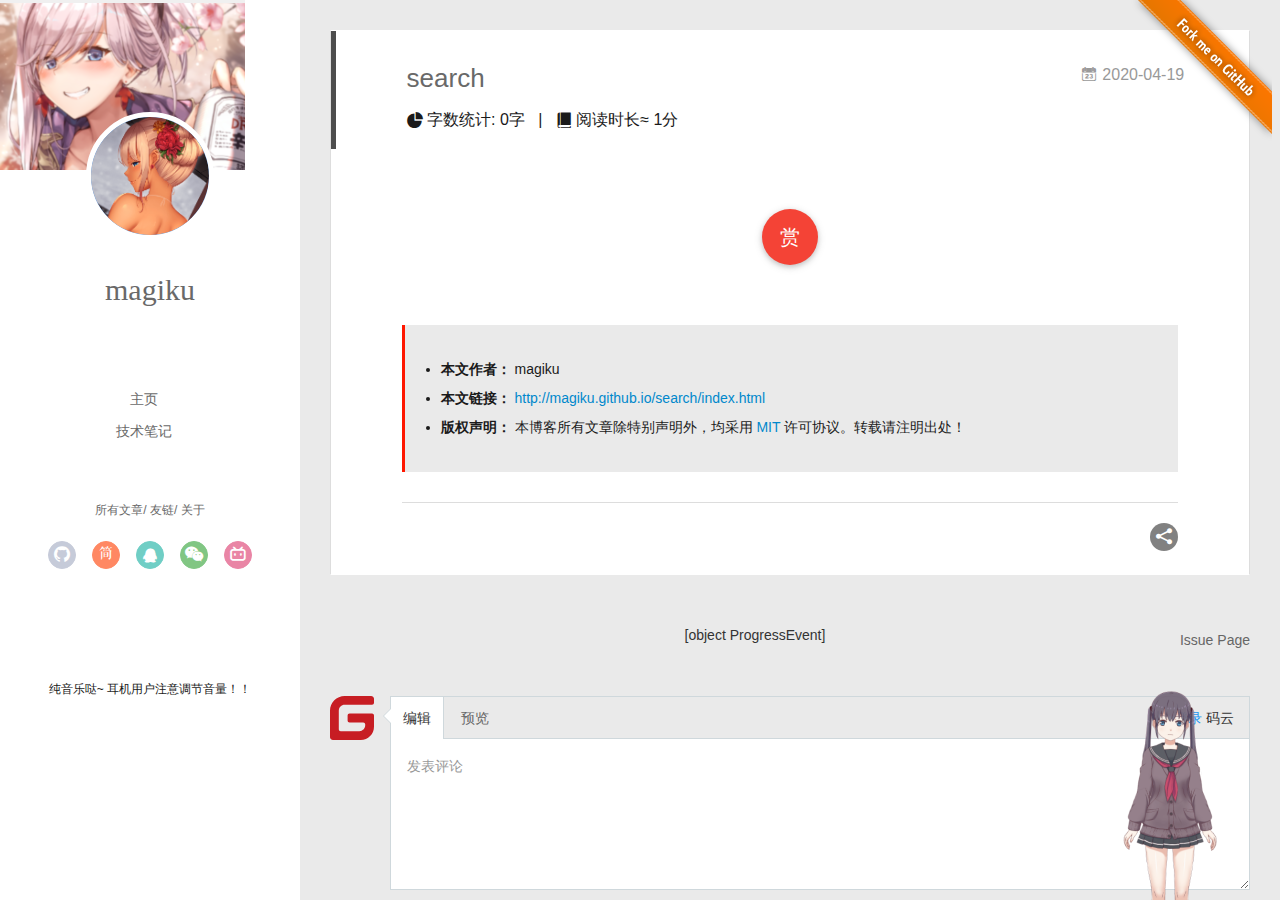
<file: search/index.html>
<!DOCTYPE html>
<html>
<head>
  <meta charset="utf-8">
  
  <meta name="renderer" content="webkit">
  <meta http-equiv="X-UA-Compatible" content="IE=edge" >
  <link rel="dns-prefetch" href="http://magiku.github.io">
  <title>search | Magiku</title>
  <meta name="generator" content="hexo-theme-yilia-plus">
  <meta name="viewport" content="width=device-width, initial-scale=1, maximum-scale=1">
  
  <meta name="description" content="本站内嵌了网易云播放器，播放时请调低音量，避免耳膜受损。本站是我个人的展示网站，由于是静态网站，更新的话比较麻烦，所以大概不会在这更新博客。">
<meta property="og:type" content="website">
<meta property="og:title" content="search">
<meta property="og:url" content="http://magiku.github.io/search/index.html">
<meta property="og:site_name" content="Magiku">
<meta property="og:description" content="本站内嵌了网易云播放器，播放时请调低音量，避免耳膜受损。本站是我个人的展示网站，由于是静态网站，更新的话比较麻烦，所以大概不会在这更新博客。">
<meta property="og:locale" content="zh_CN">
<meta property="article:published_time" content="2020-04-19T12:03:41.000Z">
<meta property="article:modified_time" content="2020-04-19T12:03:41.676Z">
<meta property="article:author" content="magiku">
<meta name="twitter:card" content="summary">
  
    <link rel="alternative" href="/atom.xml" title="Magiku" type="application/atom+xml">
  
  
    <link rel="icon" href="/favicon.ico">
  
  
    <link rel="apple-touch-icon" href="/apple-touch-icon-180x180.png">
  
  <link rel="stylesheet" type="text/css" href="/./main.a5fda8.css">
  <style type="text/css">
    
    #container.show {
      background: linear-gradient(200deg,#a0cfe4,#e8c37e);
    }
  </style>
  

  

  
    
 	  <script src="/lib/clickLove.js"></script>
  
  


  

</head>

<body>
  <div id="container" q-class="show:isCtnShow">
    <canvas id="anm-canvas" class="anm-canvas"></canvas>
    <div class="left-col" q-class="show:isShow">
      


<div class="overlay" style="background: #4d4d4d;background: url('/img/bg.png') no-repeat ;"></div>
<div class="intrude-less">
	<header id="header" class="inner">
		<a href="/" class="profilepic">
			<img src="/img/magiku.png" class="js-avatar">
		</a>
		<hgroup>
			<h1 class="header-author"><a href="/">magiku</a></h1>
		</hgroup>
		

		<nav class="header-menu">
			<ul>
			
				<li><a href="/" target="_blank">主页</a></li>
			
				<li><a href="https://www.jianshu.com/u/f45e8076fb24" target="_blank">技术笔记</a></li>
			
			</ul>
		</nav>
		<nav class="header-smart-menu">
			
				
					<a q-on="click: openSlider(e, 'innerArchive')" href="javascript:void(0)">所有文章</a>
				
			
				
					<a q-on="click: openSlider(e, 'friends')" href="javascript:void(0)">友链</a>
				
			
				
					<a q-on="click: openSlider(e, 'aboutme')" href="javascript:void(0)">关于</a>
				
			
		</nav>
		<nav class="header-nav">
			<div class="social">
				
					<a class="github" href="https://github.com/magiku" title="GitHub" target="_blank"><i class="icon-github"></i></a>
				
					<a class="jianshu" href="https://www.jianshu.com/u/f45e8076fb24" title="简书" target="_blank"><i class="icon-jianshu"></i></a>
				
					<a class="qq" href="/img/3249997566.jpg" title="QQ" target="_blank"><i class="icon-qq"></i></a>
				
					<a class="weixin" href="/img/weixin.png" title="微信" target="_blank"><i class="icon-weixin"></i></a>
				
					<a class="bilibili" href="/img/bilibili.jpg" title="哔哩哔哩" target="_blank"><i class="icon-bilibili"></i></a>
				
			</div>
		
			
			
			
			
			<div>
				<iframe frameborder="no" border="0" marginwidth="0" marginheight="0" width="240" height="86" src="//music.163.com/outchain/player?type=2&id=426194033&auto=0&height=66"></iframe>
			</div>
			
				
				<p style="font-size: 12px;">纯音乐哒~ 耳机用户注意调节音量！！<p>
			
		
		</nav>
	</header>		
</div>

    </div>
    <div class="mid-col" q-class="show:isShow,hide:isShow|isFalse">
      
      
      <a class="forkMe" style="position:absolute;z-index:999;top:0;right:0.5em;" 
        href="https://github.com/magiku" target="_blank">
        <img src="/img/forkme.png"
          class="attachment-full size-full" alt="Fork me on GitHub" data-recalc-dims="1"></a>
      
      
<nav id="mobile-nav">
  	<div class="overlay js-overlay" style="background: #4d4d4d"></div>
	<div class="btnctn js-mobile-btnctn">
  		<div class="slider-trigger list" q-on="click: openSlider(e)"><i class="icon icon-sort"></i></div>
	</div>
	<div class="intrude-less">
		<header id="header" class="inner">
			<div class="profilepic">
				<a href="/">
					<img src="/img/magiku.png" class="js-avatar">
				</a>
			</div>
			<hgroup>
			  <h1 class="header-author js-header-author">magiku</h1>
			</hgroup>
			
			
			
				
			
				
			
			
			
			<nav class="header-nav">
				<div class="social">
					
						<a class="github" target="_blank" href="https://github.com/magiku" title="GitHub"><i class="icon-github"></i></a>
			        
						<a class="jianshu" target="_blank" href="https://www.jianshu.com/u/f45e8076fb24" title="简书"><i class="icon-jianshu"></i></a>
			        
						<a class="qq" target="_blank" href="/img/3249997566.jpg" title="QQ"><i class="icon-qq"></i></a>
			        
						<a class="weixin" target="_blank" href="/img/weixin.png" title="微信"><i class="icon-weixin"></i></a>
			        
						<a class="bilibili" target="_blank" href="/img/bilibili.jpg" title="哔哩哔哩"><i class="icon-bilibili"></i></a>
			        
				</div>
			</nav>

			<nav class="header-menu js-header-menu">
				<ul style="width: 50%">
				
				
					<li style="width: 50%"><a href="/">主页</a></li>
		        
					<li style="width: 50%"><a href="https://www.jianshu.com/u/f45e8076fb24" target="_blank" rel="noopener">技术笔记</a></li>
		        
				</ul>
			</nav>
		</header>				
	</div>
	<div class="mobile-mask" style="display:none" q-show="isShow"></div>
</nav>

      <div id="wrapper" class="body-wrap">
        <div class="menu-l">
          <div class="canvas-wrap">
            <canvas data-colors="#eaeaea" data-sectionHeight="100" data-contentId="js-content" id="myCanvas1"
              class="anm-canvas"></canvas>
          </div>
          <div id="js-content" class="content-ll">
            <article id="page-" class="article article-type-page " itemscope itemprop="blogPost">
  <div class="article-inner">
    
      <header class="article-header">
  
  
    <h1 class="article-title" itemprop="name">
      search
    </h1>
  


  
  
        
        <span id="busuanzi_container_page_pv" style='display:none' class="archive-article-date">
              <i class="icon-smile icon"></i> 阅读数：<span id="busuanzi_value_page_pv"></span>次
        </span>

<a href="/search/index.html" class="archive-article-date">
        <time datetime="2020-04-19T12:03:41.000Z" itemprop="datePublished"><i class="icon-calendar icon"></i>2020-04-19</time>
</a>

  
  
    
<div style="margin-top:10px;">
  <span class="post-time">
    <span class="post-meta-item-icon">
      <!-- fonts.scss -->
      <!-- 百度字体平台:http://fontstore.baidu.com/static/editor/index.html -->
      <i class="icon-statistics"></i>
      <span class="post-meta-item-text"> 字数统计:</span>
      <span class="post-count">0字</span>
    </span>
  </span>

  <span class="post-time">
    &nbsp; | &nbsp;
    <span class="post-meta-item-icon">
      <i class="icon-book icon"></i>
      <span class="post-meta-item-text"> 阅读时长≈</span>
      <span class="post-count">1分</span>
    </span>
  </span>
</div>


  
  </header>
  
  <div class="article-entry" itemprop="articleBody">
    
    
    

    
    <div class="page-reward">
      <a href="javascript:void(0);" class="page-reward-btn tooltip-top" target="_self">
        <div class="tooltip tooltip-east">
          <span class="tooltip-item">
            赏
          </span>
          <span class="tooltip-content">
            <span class="tooltip-text">
              <span class="tooltip-inner">
                <p class="reward-p"><i class="icon icon-quo-left"></i>谢谢你请我吃糖果<i
                    class="icon icon-quo-right"></i></p>
                <div class="reward-box">
                  
                  <div class="reward-box-item">
                    <img class="reward-img" src="/img/alipay.jpg">
                    <span class="reward-type">支付宝</span>
                  </div>
                  
                  
                  <div class="reward-box-item">
                    <img class="reward-img" src="/img/weixin.png">
                    <span class="reward-type">微信</span>
                  </div>
                  
                </div>
              </span>
            </span>
          </span>
        </div>
      </a>
    </div>
    

    
    <div class="declare"> 
      <ul class="post-copyright">
        <li>
          <strong>本文作者：</strong>
          magiku
        </li>
        <li>
          <strong>本文链接：</strong>
          <a href="http://magiku.github.io/search/index.html" title="search" target="_blank">http://magiku.github.io/search/index.html</a>
        </li>
        
        <li>
          <strong>版权声明： </strong>
          
          本博客所有文章除特别声明外，均采用 <a href="https://github.com/JoeyBling/hexo-theme-yilia-plus/blob/master/LICENSE" rel="external nofollow" target="_blank">MIT</a> 许可协议。转载请注明出处！
        </li>
        
      </ul>
    </div>
    

  </div>
  <div class="article-info article-info-index">
    
    
    

    

    
    
<div class="share-btn share-icons tooltip-left">
  <div class="tooltip tooltip-east">
    <span class="tooltip-item">
      <a href="javascript:;" class="share-sns share-outer">
        <i class="icon icon-share"></i>
      </a>
    </span>
    <span class="tooltip-content">
      <div class="share-wrap">
        <div class="share-icons">
          <a class="weibo share-sns" href="javascript:;" data-type="weibo">
            <i class="icon icon-weibo"></i>
          </a>
          <!-- <a class="weixin share-sns wxFab" href="javascript:;" data-type="weixin">
            <i class="icon icon-weixin"></i>
          </a> -->
          <a class="qq share-sns" href="javascript:;" data-type="qq">
            <i class="icon icon-qq"></i>
          </a>
          <a class="douban share-sns" href="javascript:;" data-type="douban">
            <i class="icon icon-douban"></i>
          </a>
          <a class="qzone share-sns" href="javascript:;" data-type="qzone">
            <i class="icon icon-qzone"></i>
          </a>
          <a class="facebook share-sns" href="javascript:;" data-type="facebook">
            <i class="icon icon-facebook"></i>
          </a>
          <a class="twitter share-sns" href="javascript:;" data-type="twitter">
            <i class="icon icon-twitter"></i>
          </a>
          <a class="google share-sns" href="javascript:;" data-type="google">
            <i class="icon icon-google"></i>
          </a>
        </div>
      </div>
    </span>
  </div>
</div>

<div class="page-modal wx-share js-wx-box">
    <a class="close js-modal-close" href="javascript:;"><i class="icon icon-close"></i></a>
    <p>扫一扫，分享到微信</p>
    <div class="wx-qrcode">
     <!-- <img src="//pan.baidu.com/share/qrcode?url=http://magiku.github.io/search/" alt="微信分享二维码"> -->
    </div>
</div>

<div class="mask js-mask"></div>

    
    <div class="clearfix"></div>
  </div>
  </div>
</article>



<aside class="wrap-side-operation">
    <div class="mod-side-operation">
        
        <div class="jump-container" id="js-jump-container" style="display:none;">
            <a href="javascript:void(0)" class="mod-side-operation__jump-to-top">
                <i class="icon-font icon-back"></i>
            </a>
            <div id="js-jump-plan-container" class="jump-plan-container" style="top: -11px;">
                <i class="icon-font icon-plane jump-plane"></i>
            </div>
        </div>
        
        
    </div>
</aside>










  <div id="giteement-ctn"></div>
  
    <link rel="stylesheet" href="/lib/default.css">
    <script src="/lib/giteement.browser.js"></script>
  
  <script>
  <!-- id: "search" -->
  var giteement = new Giteement({
    id: '20200419200341',
    owner: 'magiku',
    repo: 'magiku&#39;s blog',
    backcall_uri: 'https://magiku.github.io/',
    oauth_uri: 'https://cors-anywhere.herokuapp.com/https://gitee.com/oauth/token',
    oauth: {
      client_id: '1cbd1c597f0e60a46925fde847668cb8cb6a033bd2792095563cc6e9193e77fd',
      client_secret: '71b6f876a999e148bb0284b512cc4af171cfddf56612a24825686911f869b23d'
    },
  })
  giteement.render('giteement-ctn')
  </script>








          </div>
        </div>
      </div>
      <footer id="footer">
  <div class="outer">
    <div id="footer-info">
    	<div class="footer-left">
    		&copy; 2020-2021 <a href="http://magiku.github.io/" target="_blank">magiku</a>
    	</div>
      	<div class="footer-right">
			
			
      		GitHub:<a href="https://github.com/JoeyBling/hexo-theme-yilia-plus" target="_blank">hexo-theme-yilia-plus</a> by Litten
      	</div>
    </div>
  </div>
  
  
	<script src="/lib/busuanzi.pure.js"></script>
	
  
  
	
	<span id="busuanzi_container_site_pv" style="display:none">
		本站总访问量<span id="busuanzi_value_site_pv"></span>次	
	        <span class="post-meta-divider" >|</span>
	</span>
  	<span id="busuanzi_container_site_uv" style='display:none'>
  		本站访客数<span id="busuanzi_value_site_uv"></span>人
  	</span>
  
</footer>

    </div>
    <script>
	var yiliaConfig = {
		mathjax: false,
		isHome: false,
		isPost: false,
		isArchive: false,
		isTag: false,
		isCategory: false,
		open_in_new: true,
		toc_hide_index: true,
		root: "/",
		innerArchive: true,
		showTags: true
	}
</script>

<script>!function(r){function e(t){if(i[t])return i[t].exports;var n=i[t]={exports:{},id:t,loaded:!1};return r[t].call(n.exports,n,n.exports,e),n.loaded=!0,n.exports}var i={};e.m=r,e.c=i,e.p="./",e(0)}([function(t,n,r){r(208),t.exports=r(205)},function(t,n,r){var d=r(3),y=r(46),g=r(26),b=r(27),x=r(47),m="prototype",S=function(t,n,r){var e,i,o,u,c=t&S.F,f=t&S.G,a=t&S.S,s=t&S.P,l=t&S.B,h=f?d:a?d[n]||(d[n]={}):(d[n]||{})[m],v=f?y:y[n]||(y[n]={}),p=v[m]||(v[m]={});for(e in f&&(r=n),r)o=((i=!c&&h&&void 0!==h[e])?h:r)[e],u=l&&i?x(o,d):s&&"function"==typeof o?x(Function.call,o):o,h&&b(h,e,o,t&S.U),v[e]!=o&&g(v,e,u),s&&p[e]!=o&&(p[e]=o)};d.core=y,S.F=1,S.G=2,S.S=4,S.P=8,S.B=16,S.W=32,S.U=64,S.R=128,t.exports=S},function(t,n,r){var e=r(5);t.exports=function(t){if(!e(t))throw TypeError(t+" is not an object!");return t}},function(t,n){var r=t.exports="undefined"!=typeof window&&window.Math==Math?window:"undefined"!=typeof self&&self.Math==Math?self:Function("return this")();"number"==typeof __g&&(__g=r)},function(t,n){t.exports=function(t){try{return!!t()}catch(t){return!0}}},function(t,n){t.exports=function(t){return"object"==typeof t?null!==t:"function"==typeof t}},function(t,n){var r=t.exports="undefined"!=typeof window&&window.Math==Math?window:"undefined"!=typeof self&&self.Math==Math?self:Function("return this")();"number"==typeof __g&&(__g=r)},function(t,n,r){var e=r(118)("wks"),i=r(79),o=r(3).Symbol,u="function"==typeof o;(t.exports=function(t){return e[t]||(e[t]=u&&o[t]||(u?o:i)("Symbol."+t))}).store=e},function(t,n,r){var e=r(49),i=Math.min;t.exports=function(t){return 0<t?i(e(t),9007199254740991):0}},function(t,n){var r={}.hasOwnProperty;t.exports=function(t,n){return r.call(t,n)}},function(t,n,r){t.exports=!r(4)(function(){return 7!=Object.defineProperty({},"a",{get:function(){return 7}}).a})},function(t,n,r){var e=r(2),i=r(174),o=r(53),u=Object.defineProperty;n.f=r(10)?Object.defineProperty:function(t,n,r){if(e(t),n=o(n,!0),e(r),i)try{return u(t,n,r)}catch(t){}if("get"in r||"set"in r)throw TypeError("Accessors not supported!");return"value"in r&&(t[n]=r.value),t}},function(t,n,r){t.exports=!r(20)(function(){return 7!=Object.defineProperty({},"a",{get:function(){return 7}}).a})},function(t,n,r){var e=r(14),i=r(24);t.exports=r(12)?function(t,n,r){return e.f(t,n,i(1,r))}:function(t,n,r){return t[n]=r,t}},function(t,n,r){var e=r(22),i=r(60),o=r(42),u=Object.defineProperty;n.f=r(12)?Object.defineProperty:function(t,n,r){if(e(t),n=o(n,!0),e(r),i)try{return u(t,n,r)}catch(t){}if("get"in r||"set"in r)throw TypeError("Accessors not supported!");return"value"in r&&(t[n]=r.value),t}},function(t,n,r){var e=r(96),i=r(34);t.exports=function(t){return e(i(t))}},function(t,n,r){var e=r(40)("wks"),i=r(25),o=r(6).Symbol,u="function"==typeof o;(t.exports=function(t){return e[t]||(e[t]=u&&o[t]||(u?o:i)("Symbol."+t))}).store=e},function(t,n,r){var e=r(51);t.exports=function(t){return Object(e(t))}},function(t,n){t.exports=function(t){return"object"==typeof t?null!==t:"function"==typeof t}},function(t,n){var r=t.exports={version:"2.6.9"};"number"==typeof __e&&(__e=r)},function(t,n){t.exports=function(t){try{return!!t()}catch(t){return!0}}},function(t,n){t.exports=function(t){if("function"!=typeof t)throw TypeError(t+" is not a function!");return t}},function(t,n,r){var e=r(18);t.exports=function(t){if(!e(t))throw TypeError(t+" is not an object!");return t}},function(t,n){t.exports=!0},function(t,n){t.exports=function(t,n){return{enumerable:!(1&t),configurable:!(2&t),writable:!(4&t),value:n}}},function(t,n){var r=0,e=Math.random();t.exports=function(t){return"Symbol(".concat(void 0===t?"":t,")_",(++r+e).toString(36))}},function(t,n,r){var e=r(11),i=r(75);t.exports=r(10)?function(t,n,r){return e.f(t,n,i(1,r))}:function(t,n,r){return t[n]=r,t}},function(t,n,r){var o=r(3),u=r(26),c=r(30),f=r(79)("src"),e=r(219),i="toString",a=(""+e).split(i);r(46).inspectSource=function(t){return e.call(t)},(t.exports=function(t,n,r,e){var i="function"==typeof r;i&&(c(r,"name")||u(r,"name",n)),t[n]!==r&&(i&&(c(r,f)||u(r,f,t[n]?""+t[n]:a.join(String(n)))),t===o?t[n]=r:e?t[n]?t[n]=r:u(t,n,r):(delete t[n],u(t,n,r)))})(Function.prototype,i,function(){return"function"==typeof this&&this[f]||e.call(this)})},function(t,n,r){var e=r(1),i=r(4),u=r(51),c=/"/g,o=function(t,n,r,e){var i=String(u(t)),o="<"+n;return""!==r&&(o+=" "+r+'="'+String(e).replace(c,"&quot;")+'"'),o+">"+i+"</"+n+">"};t.exports=function(n,t){var r={};r[n]=t(o),e(e.P+e.F*i(function(){var t=""[n]('"');return t!==t.toLowerCase()||3<t.split('"').length}),"String",r)}},function(t,n,r){var e=r(65),i=r(35);t.exports=Object.keys||function(t){return e(t,i)}},function(t,n){var r={}.hasOwnProperty;t.exports=function(t,n){return r.call(t,n)}},function(t,n,r){var e=r(117),i=r(75),o=r(33),u=r(53),c=r(30),f=r(174),a=Object.getOwnPropertyDescriptor;n.f=r(10)?a:function(t,n){if(t=o(t),n=u(n,!0),f)try{return a(t,n)}catch(t){}if(c(t,n))return i(!e.f.call(t,n),t[n])}},function(t,n,r){var e=r(30),i=r(17),o=r(154)("IE_PROTO"),u=Object.prototype;t.exports=Object.getPrototypeOf||function(t){return t=i(t),e(t,o)?t[o]:"function"==typeof t.constructor&&t instanceof t.constructor?t.constructor.prototype:t instanceof Object?u:null}},function(t,n,r){var e=r(116),i=r(51);t.exports=function(t){return e(i(t))}},function(t,n){t.exports=function(t){if(null==t)throw TypeError("Can't call method on  "+t);return t}},function(t,n){t.exports="constructor,hasOwnProperty,isPrototypeOf,propertyIsEnumerable,toLocaleString,toString,valueOf".split(",")},function(t,n){t.exports={}},function(t,n){n.f={}.propertyIsEnumerable},function(t,n,r){var e=r(14).f,i=r(9),o=r(16)("toStringTag");t.exports=function(t,n,r){t&&!i(t=r?t:t.prototype,o)&&e(t,o,{configurable:!0,value:n})}},function(t,n,r){var e=r(40)("keys"),i=r(25);t.exports=function(t){return e[t]||(e[t]=i(t))}},function(t,n,r){var e=r(19),i=r(6),o="__core-js_shared__",u=i[o]||(i[o]={});(t.exports=function(t,n){return u[t]||(u[t]=void 0!==n?n:{})})("versions",[]).push({version:e.version,mode:r(23)?"pure":"global",copyright:"© 2019 Denis Pushkarev (zloirock.ru)"})},function(t,n){var r=Math.ceil,e=Math.floor;t.exports=function(t){return isNaN(t=+t)?0:(0<t?e:r)(t)}},function(t,n,r){var i=r(18);t.exports=function(t,n){if(!i(t))return t;var r,e;if(n&&"function"==typeof(r=t.toString)&&!i(e=r.call(t)))return e;if("function"==typeof(r=t.valueOf)&&!i(e=r.call(t)))return e;if(!n&&"function"==typeof(r=t.toString)&&!i(e=r.call(t)))return e;throw TypeError("Can't convert object to primitive value")}},function(t,n,r){var e=r(6),i=r(19),o=r(23),u=r(44),c=r(14).f;t.exports=function(t){var n=i.Symbol||(i.Symbol=o?{}:e.Symbol||{});"_"==t.charAt(0)||t in n||c(n,t,{value:u.f(t)})}},function(t,n,r){n.f=r(16)},function(t,n){var r={}.toString;t.exports=function(t){return r.call(t).slice(8,-1)}},function(t,n){var r=t.exports={version:"2.6.9"};"number"==typeof __e&&(__e=r)},function(t,n,r){var o=r(21);t.exports=function(e,i,t){if(o(e),void 0===i)return e;switch(t){case 1:return function(t){return e.call(i,t)};case 2:return function(t,n){return e.call(i,t,n)};case 3:return function(t,n,r){return e.call(i,t,n,r)}}return function(){return e.apply(i,arguments)}}},function(t,n,r){"use strict";var e=r(4);t.exports=function(t,n){return!!t&&e(function(){n?t.call(null,function(){},1):t.call(null)})}},function(t,n){var r=Math.ceil,e=Math.floor;t.exports=function(t){return isNaN(t=+t)?0:(0<t?e:r)(t)}},function(t,n,r){var x=r(47),m=r(116),S=r(17),w=r(8),e=r(138);t.exports=function(l,t){var h=1==l,v=2==l,p=3==l,d=4==l,y=6==l,g=5==l||y,b=t||e;return function(t,n,r){for(var e,i,o=S(t),u=m(o),c=x(n,r,3),f=w(u.length),a=0,s=h?b(t,f):v?b(t,0):void 0;a<f;a++)if((g||a in u)&&(i=c(e=u[a],a,o),l))if(h)s[a]=i;else if(i)switch(l){case 3:return!0;case 5:return e;case 6:return a;case 2:s.push(e)}else if(d)return!1;return y?-1:p||d?d:s}}},function(t,n){t.exports=function(t){if(null==t)throw TypeError("Can't call method on  "+t);return t}},function(t,n,r){var i=r(1),o=r(46),u=r(4);t.exports=function(t,n){var r=(o.Object||{})[t]||Object[t],e={};e[t]=n(r),i(i.S+i.F*u(function(){r(1)}),"Object",e)}},function(t,n,r){var i=r(5);t.exports=function(t,n){if(!i(t))return t;var r,e;if(n&&"function"==typeof(r=t.toString)&&!i(e=r.call(t)))return e;if("function"==typeof(r=t.valueOf)&&!i(e=r.call(t)))return e;if(!n&&"function"==typeof(r=t.toString)&&!i(e=r.call(t)))return e;throw TypeError("Can't convert object to primitive value")}},function(t,n,r){var d=r(6),y=r(19),g=r(93),b=r(13),x=r(9),m="prototype",S=function(t,n,r){var e,i,o,u=t&S.F,c=t&S.G,f=t&S.S,a=t&S.P,s=t&S.B,l=t&S.W,h=c?y:y[n]||(y[n]={}),v=h[m],p=c?d:f?d[n]:(d[n]||{})[m];for(e in c&&(r=n),r)(i=!u&&p&&void 0!==p[e])&&x(h,e)||(o=i?p[e]:r[e],h[e]=c&&"function"!=typeof p[e]?r[e]:s&&i?g(o,d):l&&p[e]==o?function(e){var t=function(t,n,r){if(this instanceof e){switch(arguments.length){case 0:return new e;case 1:return new e(t);case 2:return new e(t,n)}return new e(t,n,r)}return e.apply(this,arguments)};return t[m]=e[m],t}(o):a&&"function"==typeof o?g(Function.call,o):o,a&&((h.virtual||(h.virtual={}))[e]=o,t&S.R&&v&&!v[e]&&b(v,e,o)))};S.F=1,S.G=2,S.S=4,S.P=8,S.B=16,S.W=32,S.U=64,S.R=128,t.exports=S},function(t,n,r){var e=r(34);t.exports=function(t){return Object(e(t))}},function(t,n,r){var o=r(196),e=r(1),i=r(118)("metadata"),u=i.store||(i.store=new(r(200))),c=function(t,n,r){var e=u.get(t);if(!e){if(!r)return;u.set(t,e=new o)}var i=e.get(n);if(!i){if(!r)return;e.set(n,i=new o)}return i};t.exports={store:u,map:c,has:function(t,n,r){var e=c(n,r,!1);return void 0!==e&&e.has(t)},get:function(t,n,r){var e=c(n,r,!1);return void 0===e?void 0:e.get(t)},set:function(t,n,r,e){c(r,e,!0).set(t,n)},keys:function(t,n){var r=c(t,n,!1),e=[];return r&&r.forEach(function(t,n){e.push(n)}),e},key:function(t){return void 0===t||"symbol"==typeof t?t:String(t)},exp:function(t){e(e.S,"Reflect",t)}}},function(t,n,r){"use strict";if(r(10)){var g=r(68),b=r(3),x=r(4),m=r(1),S=r(132),e=r(159),h=r(47),w=r(70),i=r(75),_=r(26),o=r(76),u=r(49),O=r(8),E=r(194),c=r(78),f=r(53),a=r(30),M=r(81),P=r(5),v=r(17),p=r(145),j=r(72),F=r(32),A=r(73).f,d=r(161),s=r(79),l=r(7),y=r(50),I=r(120),L=r(119),N=r(162),T=r(82),k=r(125),R=r(77),C=r(137),D=r(166),G=r(11),W=r(31),U=G.f,V=W.f,B=b.RangeError,q=b.TypeError,z=b.Uint8Array,K="ArrayBuffer",H="Shared"+K,J="BYTES_PER_ELEMENT",$="prototype",Y=Array[$],X=e.ArrayBuffer,Q=e.DataView,Z=y(0),tt=y(2),nt=y(3),rt=y(4),et=y(5),it=y(6),ot=I(!0),ut=I(!1),ct=N.values,ft=N.keys,at=N.entries,st=Y.lastIndexOf,lt=Y.reduce,ht=Y.reduceRight,vt=Y.join,pt=Y.sort,dt=Y.slice,yt=Y.toString,gt=Y.toLocaleString,bt=l("iterator"),xt=l("toStringTag"),mt=s("typed_constructor"),St=s("def_constructor"),wt=S.CONSTR,_t=S.TYPED,Ot=S.VIEW,Et="Wrong length!",Mt=y(1,function(t,n){return It(L(t,t[St]),n)}),Pt=x(function(){return 1===new z(new Uint16Array([1]).buffer)[0]}),jt=!!z&&!!z[$].set&&x(function(){new z(1).set({})}),Ft=function(t,n){var r=u(t);if(r<0||r%n)throw B("Wrong offset!");return r},At=function(t){if(P(t)&&_t in t)return t;throw q(t+" is not a typed array!")},It=function(t,n){if(!(P(t)&&mt in t))throw q("It is not a typed array constructor!");return new t(n)},Lt=function(t,n){return Nt(L(t,t[St]),n)},Nt=function(t,n){for(var r=0,e=n.length,i=It(t,e);r<e;)i[r]=n[r++];return i},Tt=function(t,n,r){U(t,n,{get:function(){return this._d[r]}})},kt=function(t){var n,r,e,i,o,u,c=v(t),f=arguments.length,a=1<f?arguments[1]:void 0,s=void 0!==a,l=d(c);if(null!=l&&!p(l)){for(u=l.call(c),e=[],n=0;!(o=u.next()).done;n++)e.push(o.value);c=e}for(s&&2<f&&(a=h(a,arguments[2],2)),n=0,r=O(c.length),i=It(this,r);n<r;n++)i[n]=s?a(c[n],n):c[n];return i},Rt=function(){for(var t=0,n=arguments.length,r=It(this,n);t<n;)r[t]=arguments[t++];return r},Ct=!!z&&x(function(){gt.call(new z(1))}),Dt=function(){return gt.apply(Ct?dt.call(At(this)):At(this),arguments)},Gt={copyWithin:function(t,n){return D.call(At(this),t,n,2<arguments.length?arguments[2]:void 0)},every:function(t){return rt(At(this),t,1<arguments.length?arguments[1]:void 0)},fill:function(t){return C.apply(At(this),arguments)},filter:function(t){return Lt(this,tt(At(this),t,1<arguments.length?arguments[1]:void 0))},find:function(t){return et(At(this),t,1<arguments.length?arguments[1]:void 0)},findIndex:function(t){return it(At(this),t,1<arguments.length?arguments[1]:void 0)},forEach:function(t){Z(At(this),t,1<arguments.length?arguments[1]:void 0)},indexOf:function(t){return ut(At(this),t,1<arguments.length?arguments[1]:void 0)},includes:function(t){return ot(At(this),t,1<arguments.length?arguments[1]:void 0)},join:function(t){return vt.apply(At(this),arguments)},lastIndexOf:function(t){return st.apply(At(this),arguments)},map:function(t){return Mt(At(this),t,1<arguments.length?arguments[1]:void 0)},reduce:function(t){return lt.apply(At(this),arguments)},reduceRight:function(t){return ht.apply(At(this),arguments)},reverse:function(){for(var t,n=this,r=At(n).length,e=Math.floor(r/2),i=0;i<e;)t=n[i],n[i++]=n[--r],n[r]=t;return n},some:function(t){return nt(At(this),t,1<arguments.length?arguments[1]:void 0)},sort:function(t){return pt.call(At(this),t)},subarray:function(t,n){var r=At(this),e=r.length,i=c(t,e);return new(L(r,r[St]))(r.buffer,r.byteOffset+i*r.BYTES_PER_ELEMENT,O((void 0===n?e:c(n,e))-i))}},Wt=function(t,n){return Lt(this,dt.call(At(this),t,n))},Ut=function(t){At(this);var n=Ft(arguments[1],1),r=this.length,e=v(t),i=O(e.length),o=0;if(r<i+n)throw B(Et);for(;o<i;)this[n+o]=e[o++]},Vt={entries:function(){return at.call(At(this))},keys:function(){return ft.call(At(this))},values:function(){return ct.call(At(this))}},Bt=function(t,n){return P(t)&&t[_t]&&"symbol"!=typeof n&&n in t&&String(+n)==String(n)},qt=function(t,n){return Bt(t,n=f(n,!0))?i(2,t[n]):V(t,n)},zt=function(t,n,r){return!(Bt(t,n=f(n,!0))&&P(r)&&a(r,"value"))||a(r,"get")||a(r,"set")||r.configurable||a(r,"writable")&&!r.writable||a(r,"enumerable")&&!r.enumerable?U(t,n,r):(t[n]=r.value,t)};wt||(W.f=qt,G.f=zt),m(m.S+m.F*!wt,"Object",{getOwnPropertyDescriptor:qt,defineProperty:zt}),x(function(){yt.call({})})&&(yt=gt=function(){return vt.call(this)});var Kt=o({},Gt);o(Kt,Vt),_(Kt,bt,Vt.values),o(Kt,{slice:Wt,set:Ut,constructor:function(){},toString:yt,toLocaleString:Dt}),Tt(Kt,"buffer","b"),Tt(Kt,"byteOffset","o"),Tt(Kt,"byteLength","l"),Tt(Kt,"length","e"),U(Kt,xt,{get:function(){return this[_t]}}),t.exports=function(t,l,n,o){var h=t+((o=!!o)?"Clamped":"")+"Array",r="get"+t,u="set"+t,v=b[h],c=v||{},e=v&&F(v),i=!v||!S.ABV,f={},a=v&&v[$],p=function(t,i){U(t,i,{get:function(){return t=i,(n=this._d).v[r](t*l+n.o,Pt);var t,n},set:function(t){return n=i,r=t,e=this._d,o&&(r=(r=Math.round(r))<0?0:255<r?255:255&r),void e.v[u](n*l+e.o,r,Pt);var n,r,e},enumerable:!0})};i?(v=n(function(t,n,r,e){w(t,v,h,"_d");var i,o,u,c,f=0,a=0;if(P(n)){if(!(n instanceof X||(c=M(n))==K||c==H))return _t in n?Nt(v,n):kt.call(v,n);i=n,a=Ft(r,l);var s=n.byteLength;if(void 0===e){if(s%l)throw B(Et);if((o=s-a)<0)throw B(Et)}else if(s<(o=O(e)*l)+a)throw B(Et);u=o/l}else u=E(n),i=new X(o=u*l);for(_(t,"_d",{b:i,o:a,l:o,e:u,v:new Q(i)});f<u;)p(t,f++)}),a=v[$]=j(Kt),_(a,"constructor",v)):x(function(){v(1)})&&x(function(){new v(-1)})&&k(function(t){new v,new v(null),new v(1.5),new v(t)},!0)||(v=n(function(t,n,r,e){var i;return w(t,v,h),P(n)?n instanceof X||(i=M(n))==K||i==H?void 0!==e?new c(n,Ft(r,l),e):void 0!==r?new c(n,Ft(r,l)):new c(n):_t in n?Nt(v,n):kt.call(v,n):new c(E(n))}),Z(e!==Function.prototype?A(c).concat(A(e)):A(c),function(t){t in v||_(v,t,c[t])}),v[$]=a,g||(a.constructor=v));var s=a[bt],d=!!s&&("values"==s.name||null==s.name),y=Vt.values;_(v,mt,!0),_(a,_t,h),_(a,Ot,!0),_(a,St,v),(o?new v(1)[xt]==h:xt in a)||U(a,xt,{get:function(){return h}}),f[h]=v,m(m.G+m.W+m.F*(v!=c),f),m(m.S,h,{BYTES_PER_ELEMENT:l}),m(m.S+m.F*x(function(){c.of.call(v,1)}),h,{from:kt,of:Rt}),J in a||_(a,J,l),m(m.P,h,Gt),R(h),m(m.P+m.F*jt,h,{set:Ut}),m(m.P+m.F*!d,h,Vt),g||a.toString==yt||(a.toString=yt),m(m.P+m.F*x(function(){new v(1).slice()}),h,{slice:Wt}),m(m.P+m.F*(x(function(){return[1,2].toLocaleString()!=new v([1,2]).toLocaleString()})||!x(function(){a.toLocaleString.call([1,2])})),h,{toLocaleString:Dt}),T[h]=d?s:y,g||d||_(a,bt,y)}}else t.exports=function(){}},function(t,n){var r={}.toString;t.exports=function(t){return r.call(t).slice(8,-1)}},function(t,n,r){var e=r(18),i=r(6).document,o=e(i)&&e(i.createElement);t.exports=function(t){return o?i.createElement(t):{}}},function(t,n,r){t.exports=!r(12)&&!r(20)(function(){return 7!=Object.defineProperty(r(59)("div"),"a",{get:function(){return 7}}).a})},function(t,n,r){"use strict";var x=r(23),m=r(54),S=r(66),w=r(13),_=r(36),O=r(98),E=r(38),M=r(104),P=r(16)("iterator"),j=!([].keys&&"next"in[].keys()),F="values",A=function(){return this};t.exports=function(t,n,r,e,i,o,u){O(r,n,e);var c,f,a,s=function(t){if(!j&&t in p)return p[t];switch(t){case"keys":case F:return function(){return new r(this,t)}}return function(){return new r(this,t)}},l=n+" Iterator",h=i==F,v=!1,p=t.prototype,d=p[P]||p["@@iterator"]||i&&p[i],y=d||s(i),g=i?h?s("entries"):y:void 0,b="Array"==n&&p.entries||d;if(b&&((a=M(b.call(new t)))!==Object.prototype&&a.next&&(E(a,l,!0),x||"function"==typeof a[P]||w(a,P,A))),h&&d&&d.name!==F&&(v=!0,y=function(){return d.call(this)}),x&&!u||!j&&!v&&p[P]||w(p,P,y),_[n]=y,_[l]=A,i)if(c={values:h?y:s(F),keys:o?y:s("keys"),entries:g},u)for(f in c)f in p||S(p,f,c[f]);else m(m.P+m.F*(j||v),n,c);return c}},function(t,n,e){var i=e(22),o=e(101),u=e(35),c=e(39)("IE_PROTO"),f=function(){},a="prototype",s=function(){var t,n=e(59)("iframe"),r=u.length;for(n.style.display="none",e(95).appendChild(n),n.src="javascript:",(t=n.contentWindow.document).open(),t.write("<script>document.F=Object<\/script>"),t.close(),s=t.F;r--;)delete s[a][u[r]];return s()};t.exports=Object.create||function(t,n){var r;return null!==t?(f[a]=i(t),r=new f,f[a]=null,r[c]=t):r=s(),void 0===n?r:o(r,n)}},function(t,n,r){var e=r(65),i=r(35).concat("length","prototype");n.f=Object.getOwnPropertyNames||function(t){return e(t,i)}},function(t,n){n.f=Object.getOwnPropertySymbols},function(t,n,r){var u=r(9),c=r(15),f=r(92)(!1),a=r(39)("IE_PROTO");t.exports=function(t,n){var r,e=c(t),i=0,o=[];for(r in e)r!=a&&u(e,r)&&o.push(r);for(;n.length>i;)u(e,r=n[i++])&&(~f(o,r)||o.push(r));return o}},function(t,n,r){t.exports=r(13)},function(t,n,r){var e=r(7)("unscopables"),i=Array.prototype;null==i[e]&&r(26)(i,e,{}),t.exports=function(t){i[e][t]=!0}},function(t,n){t.exports=!1},function(t,n,r){var e=r(79)("meta"),i=r(5),o=r(30),u=r(11).f,c=0,f=Object.isExtensible||function(){return!0},a=!r(4)(function(){return f(Object.preventExtensions({}))}),s=function(t){u(t,e,{value:{i:"O"+ ++c,w:{}}})},l=t.exports={KEY:e,NEED:!1,fastKey:function(t,n){if(!i(t))return"symbol"==typeof t?t:("string"==typeof t?"S":"P")+t;if(!o(t,e)){if(!f(t))return"F";if(!n)return"E";s(t)}return t[e].i},getWeak:function(t,n){if(!o(t,e)){if(!f(t))return!0;if(!n)return!1;s(t)}return t[e].w},onFreeze:function(t){return a&&l.NEED&&f(t)&&!o(t,e)&&s(t),t}}},function(t,n){t.exports=function(t,n,r,e){if(!(t instanceof n)||void 0!==e&&e in t)throw TypeError(r+": incorrect invocation!");return t}},function(t,n,r){var h=r(47),v=r(177),p=r(145),d=r(2),y=r(8),g=r(161),b={},x={};(n=t.exports=function(t,n,r,e,i){var o,u,c,f,a=i?function(){return t}:g(t),s=h(r,e,n?2:1),l=0;if("function"!=typeof a)throw TypeError(t+" is not iterable!");if(p(a)){for(o=y(t.length);l<o;l++)if((f=n?s(d(u=t[l])[0],u[1]):s(t[l]))===b||f===x)return f}else for(c=a.call(t);!(u=c.next()).done;)if((f=v(c,s,u.value,n))===b||f===x)return f}).BREAK=b,n.RETURN=x},function(t,n,e){var i=e(2),o=e(183),u=e(141),c=e(154)("IE_PROTO"),f=function(){},a="prototype",s=function(){var t,n=e(140)("iframe"),r=u.length;for(n.style.display="none",e(143).appendChild(n),n.src="javascript:",(t=n.contentWindow.document).open(),t.write("<script>document.F=Object<\/script>"),t.close(),s=t.F;r--;)delete s[a][u[r]];return s()};t.exports=Object.create||function(t,n){var r;return null!==t?(f[a]=i(t),r=new f,f[a]=null,r[c]=t):r=s(),void 0===n?r:o(r,n)}},function(t,n,r){var e=r(185),i=r(141).concat("length","prototype");n.f=Object.getOwnPropertyNames||function(t){return e(t,i)}},function(t,n,r){var e=r(185),i=r(141);t.exports=Object.keys||function(t){return e(t,i)}},function(t,n){t.exports=function(t,n){return{enumerable:!(1&t),configurable:!(2&t),writable:!(4&t),value:n}}},function(t,n,r){var i=r(27);t.exports=function(t,n,r){for(var e in n)i(t,e,n[e],r);return t}},function(t,n,r){"use strict";var e=r(3),i=r(11),o=r(10),u=r(7)("species");t.exports=function(t){var n=e[t];o&&n&&!n[u]&&i.f(n,u,{configurable:!0,get:function(){return this}})}},function(t,n,r){var e=r(49),i=Math.max,o=Math.min;t.exports=function(t,n){return(t=e(t))<0?i(t+n,0):o(t,n)}},function(t,n){var r=0,e=Math.random();t.exports=function(t){return"Symbol(".concat(void 0===t?"":t,")_",(++r+e).toString(36))}},function(t,n,r){var e=r(5);t.exports=function(t,n){if(!e(t)||t._t!==n)throw TypeError("Incompatible receiver, "+n+" required!");return t}},function(t,n,r){var i=r(45),o=r(7)("toStringTag"),u="Arguments"==i(function(){return arguments}());t.exports=function(t){var n,r,e;return void 0===t?"Undefined":null===t?"Null":"string"==typeof(r=function(t,n){try{return t[n]}catch(t){}}(n=Object(t),o))?r:u?i(n):"Object"==(e=i(n))&&"function"==typeof n.callee?"Arguments":e}},function(t,n){t.exports={}},function(t,n,r){var e=r(11).f,i=r(30),o=r(7)("toStringTag");t.exports=function(t,n,r){t&&!i(t=r?t:t.prototype,o)&&e(t,o,{configurable:!0,value:n})}},function(t,n,r){var u=r(1),e=r(51),c=r(4),f=r(157),i="["+f+"]",o=RegExp("^"+i+i+"*"),a=RegExp(i+i+"*$"),s=function(t,n,r){var e={},i=c(function(){return!!f[t]()||"​"!="​"[t]()}),o=e[t]=i?n(l):f[t];r&&(e[r]=o),u(u.P+u.F*i,"String",e)},l=s.trim=function(t,n){return t=String(e(t)),1&n&&(t=t.replace(o,"")),2&n&&(t=t.replace(a,"")),t};t.exports=s},function(t,n,r){t.exports={default:r(88),__esModule:!0}},function(t,n,r){t.exports={default:r(89),__esModule:!0}},function(t,n,r){"use strict";function e(t){return t&&t.__esModule?t:{default:t}}n.__esModule=!0;var i=e(r(86)),o=e(r(85)),u="function"==typeof o.default&&"symbol"==typeof i.default?function(t){return typeof t}:function(t){return t&&"function"==typeof o.default&&t.constructor===o.default&&t!==o.default.prototype?"symbol":typeof t};n.default="function"==typeof o.default&&"symbol"===u(i.default)?function(t){return void 0===t?"undefined":u(t)}:function(t){return t&&"function"==typeof o.default&&t.constructor===o.default&&t!==o.default.prototype?"symbol":void 0===t?"undefined":u(t)}},function(t,n,r){r(111),r(109),r(112),r(113),t.exports=r(19).Symbol},function(t,n,r){r(110),r(114),t.exports=r(44).f("iterator")},function(t,n){t.exports=function(t){if("function"!=typeof t)throw TypeError(t+" is not a function!");return t}},function(t,n){t.exports=function(){}},function(t,n,r){var f=r(15),a=r(107),s=r(106);t.exports=function(c){return function(t,n,r){var e,i=f(t),o=a(i.length),u=s(r,o);if(c&&n!=n){for(;u<o;)if((e=i[u++])!=e)return!0}else for(;u<o;u++)if((c||u in i)&&i[u]===n)return c||u||0;return!c&&-1}}},function(t,n,r){var o=r(90);t.exports=function(e,i,t){if(o(e),void 0===i)return e;switch(t){case 1:return function(t){return e.call(i,t)};case 2:return function(t,n){return e.call(i,t,n)};case 3:return function(t,n,r){return e.call(i,t,n,r)}}return function(){return e.apply(i,arguments)}}},function(t,n,r){var c=r(29),f=r(64),a=r(37);t.exports=function(t){var n=c(t),r=f.f;if(r)for(var e,i=r(t),o=a.f,u=0;i.length>u;)o.call(t,e=i[u++])&&n.push(e);return n}},function(t,n,r){var e=r(6).document;t.exports=e&&e.documentElement},function(t,n,r){var e=r(58);t.exports=Object("z").propertyIsEnumerable(0)?Object:function(t){return"String"==e(t)?t.split(""):Object(t)}},function(t,n,r){var e=r(58);t.exports=Array.isArray||function(t){return"Array"==e(t)}},function(t,n,r){"use strict";var e=r(62),i=r(24),o=r(38),u={};r(13)(u,r(16)("iterator"),function(){return this}),t.exports=function(t,n,r){t.prototype=e(u,{next:i(1,r)}),o(t,n+" Iterator")}},function(t,n){t.exports=function(t,n){return{value:n,done:!!t}}},function(t,n,r){var e=r(25)("meta"),i=r(18),o=r(9),u=r(14).f,c=0,f=Object.isExtensible||function(){return!0},a=!r(20)(function(){return f(Object.preventExtensions({}))}),s=function(t){u(t,e,{value:{i:"O"+ ++c,w:{}}})},l=t.exports={KEY:e,NEED:!1,fastKey:function(t,n){if(!i(t))return"symbol"==typeof t?t:("string"==typeof t?"S":"P")+t;if(!o(t,e)){if(!f(t))return"F";if(!n)return"E";s(t)}return t[e].i},getWeak:function(t,n){if(!o(t,e)){if(!f(t))return!0;if(!n)return!1;s(t)}return t[e].w},onFreeze:function(t){return a&&l.NEED&&f(t)&&!o(t,e)&&s(t),t}}},function(t,n,r){var u=r(14),c=r(22),f=r(29);t.exports=r(12)?Object.defineProperties:function(t,n){c(t);for(var r,e=f(n),i=e.length,o=0;o<i;)u.f(t,r=e[o++],n[r]);return t}},function(t,n,r){var e=r(37),i=r(24),o=r(15),u=r(42),c=r(9),f=r(60),a=Object.getOwnPropertyDescriptor;n.f=r(12)?a:function(t,n){if(t=o(t),n=u(n,!0),f)try{return a(t,n)}catch(t){}if(c(t,n))return i(!e.f.call(t,n),t[n])}},function(t,n,r){var e=r(15),i=r(63).f,o={}.toString,u="object"==typeof window&&window&&Object.getOwnPropertyNames?Object.getOwnPropertyNames(window):[];t.exports.f=function(t){return u&&"[object Window]"==o.call(t)?function(t){try{return i(t)}catch(t){return u.slice()}}(t):i(e(t))}},function(t,n,r){var e=r(9),i=r(55),o=r(39)("IE_PROTO"),u=Object.prototype;t.exports=Object.getPrototypeOf||function(t){return t=i(t),e(t,o)?t[o]:"function"==typeof t.constructor&&t instanceof t.constructor?t.constructor.prototype:t instanceof Object?u:null}},function(t,n,r){var f=r(41),a=r(34);t.exports=function(c){return function(t,n){var r,e,i=String(a(t)),o=f(n),u=i.length;return o<0||u<=o?c?"":void 0:(r=i.charCodeAt(o))<55296||56319<r||o+1===u||(e=i.charCodeAt(o+1))<56320||57343<e?c?i.charAt(o):r:c?i.slice(o,o+2):e-56320+(r-55296<<10)+65536}}},function(t,n,r){var e=r(41),i=Math.max,o=Math.min;t.exports=function(t,n){return(t=e(t))<0?i(t+n,0):o(t,n)}},function(t,n,r){var e=r(41),i=Math.min;t.exports=function(t){return 0<t?i(e(t),9007199254740991):0}},function(t,n,r){"use strict";var e=r(91),i=r(99),o=r(36),u=r(15);t.exports=r(61)(Array,"Array",function(t,n){this._t=u(t),this._i=0,this._k=n},function(){var t=this._t,n=this._k,r=this._i++;return!t||r>=t.length?(this._t=void 0,i(1)):i(0,"keys"==n?r:"values"==n?t[r]:[r,t[r]])},"values"),o.Arguments=o.Array,e("keys"),e("values"),e("entries")},function(t,n){},function(t,n,r){"use strict";var e=r(105)(!0);r(61)(String,"String",function(t){this._t=String(t),this._i=0},function(){var t,n=this._t,r=this._i;return r>=n.length?{value:void 0,done:!0}:(t=e(n,r),this._i+=t.length,{value:t,done:!1})})},function(t,n,r){"use strict";var e=r(6),u=r(9),i=r(12),o=r(54),c=r(66),f=r(100).KEY,a=r(20),s=r(40),l=r(38),h=r(25),v=r(16),p=r(44),d=r(43),y=r(94),g=r(97),b=r(22),x=r(18),m=r(55),S=r(15),w=r(42),_=r(24),O=r(62),E=r(103),M=r(102),P=r(64),j=r(14),F=r(29),A=M.f,I=j.f,L=E.f,N=e.Symbol,T=e.JSON,k=T&&T.stringify,R="prototype",C=v("_hidden"),D=v("toPrimitive"),G={}.propertyIsEnumerable,W=s("symbol-registry"),U=s("symbols"),V=s("op-symbols"),B=Object[R],q="function"==typeof N&&!!P.f,z=e.QObject,K=!z||!z[R]||!z[R].findChild,H=i&&a(function(){return 7!=O(I({},"a",{get:function(){return I(this,"a",{value:7}).a}})).a})?function(t,n,r){var e=A(B,n);e&&delete B[n],I(t,n,r),e&&t!==B&&I(B,n,e)}:I,J=function(t){var n=U[t]=O(N[R]);return n._k=t,n},$=q&&"symbol"==typeof N.iterator?function(t){return"symbol"==typeof t}:function(t){return t instanceof N},Y=function(t,n,r){return t===B&&Y(V,n,r),b(t),n=w(n,!0),b(r),u(U,n)?(r.enumerable?(u(t,C)&&t[C][n]&&(t[C][n]=!1),r=O(r,{enumerable:_(0,!1)})):(u(t,C)||I(t,C,_(1,{})),t[C][n]=!0),H(t,n,r)):I(t,n,r)},X=function(t,n){b(t);for(var r,e=y(n=S(n)),i=0,o=e.length;i<o;)Y(t,r=e[i++],n[r]);return t},Q=function(t){var n=G.call(this,t=w(t,!0));return!(this===B&&u(U,t)&&!u(V,t))&&(!(n||!u(this,t)||!u(U,t)||u(this,C)&&this[C][t])||n)},Z=function(t,n){if(t=S(t),n=w(n,!0),t!==B||!u(U,n)||u(V,n)){var r=A(t,n);return!r||!u(U,n)||u(t,C)&&t[C][n]||(r.enumerable=!0),r}},tt=function(t){for(var n,r=L(S(t)),e=[],i=0;r.length>i;)u(U,n=r[i++])||n==C||n==f||e.push(n);return e},nt=function(t){for(var n,r=t===B,e=L(r?V:S(t)),i=[],o=0;e.length>o;)!u(U,n=e[o++])||r&&!u(B,n)||i.push(U[n]);return i};q||(c((N=function(){if(this instanceof N)throw TypeError("Symbol is not a constructor!");var n=h(0<arguments.length?arguments[0]:void 0),r=function(t){this===B&&r.call(V,t),u(this,C)&&u(this[C],n)&&(this[C][n]=!1),H(this,n,_(1,t))};return i&&K&&H(B,n,{configurable:!0,set:r}),J(n)})[R],"toString",function(){return this._k}),M.f=Z,j.f=Y,r(63).f=E.f=tt,r(37).f=Q,P.f=nt,i&&!r(23)&&c(B,"propertyIsEnumerable",Q,!0),p.f=function(t){return J(v(t))}),o(o.G+o.W+o.F*!q,{Symbol:N});for(var rt="hasInstance,isConcatSpreadable,iterator,match,replace,search,species,split,toPrimitive,toStringTag,unscopables".split(","),et=0;rt.length>et;)v(rt[et++]);for(var it=F(v.store),ot=0;it.length>ot;)d(it[ot++]);o(o.S+o.F*!q,"Symbol",{for:function(t){return u(W,t+="")?W[t]:W[t]=N(t)},keyFor:function(t){if(!$(t))throw TypeError(t+" is not a symbol!");for(var n in W)if(W[n]===t)return n},useSetter:function(){K=!0},useSimple:function(){K=!1}}),o(o.S+o.F*!q,"Object",{create:function(t,n){return void 0===n?O(t):X(O(t),n)},defineProperty:Y,defineProperties:X,getOwnPropertyDescriptor:Z,getOwnPropertyNames:tt,getOwnPropertySymbols:nt});var ut=a(function(){P.f(1)});o(o.S+o.F*ut,"Object",{getOwnPropertySymbols:function(t){return P.f(m(t))}}),T&&o(o.S+o.F*(!q||a(function(){var t=N();return"[null]"!=k([t])||"{}"!=k({a:t})||"{}"!=k(Object(t))})),"JSON",{stringify:function(t){for(var n,r,e=[t],i=1;arguments.length>i;)e.push(arguments[i++]);if(r=n=e[1],(x(n)||void 0!==t)&&!$(t))return g(n)||(n=function(t,n){if("function"==typeof r&&(n=r.call(this,t,n)),!$(n))return n}),e[1]=n,k.apply(T,e)}}),N[R][D]||r(13)(N[R],D,N[R].valueOf),l(N,"Symbol"),l(Math,"Math",!0),l(e.JSON,"JSON",!0)},function(t,n,r){r(43)("asyncIterator")},function(t,n,r){r(43)("observable")},function(t,n,r){r(108);for(var e=r(6),i=r(13),o=r(36),u=r(16)("toStringTag"),c="CSSRuleList,CSSStyleDeclaration,CSSValueList,ClientRectList,DOMRectList,DOMStringList,DOMTokenList,DataTransferItemList,FileList,HTMLAllCollection,HTMLCollection,HTMLFormElement,HTMLSelectElement,MediaList,MimeTypeArray,NamedNodeMap,NodeList,PaintRequestList,Plugin,PluginArray,SVGLengthList,SVGNumberList,SVGPathSegList,SVGPointList,SVGStringList,SVGTransformList,SourceBufferList,StyleSheetList,TextTrackCueList,TextTrackList,TouchList".split(","),f=0;f<c.length;f++){var a=c[f],s=e[a],l=s&&s.prototype;l&&!l[u]&&i(l,u,a),o[a]=o.Array}},function(t,n,r){"use strict";var e=r(2);t.exports=function(){var t=e(this),n="";return t.global&&(n+="g"),t.ignoreCase&&(n+="i"),t.multiline&&(n+="m"),t.unicode&&(n+="u"),t.sticky&&(n+="y"),n}},function(t,n,r){var e=r(45);t.exports=Object("z").propertyIsEnumerable(0)?Object:function(t){return"String"==e(t)?t.split(""):Object(t)}},function(t,n){n.f={}.propertyIsEnumerable},function(t,n,r){var e=r(46),i=r(3),o="__core-js_shared__",u=i[o]||(i[o]={});(t.exports=function(t,n){return u[t]||(u[t]=void 0!==n?n:{})})("versions",[]).push({version:e.version,mode:r(68)?"pure":"global",copyright:"© 2019 Denis Pushkarev (zloirock.ru)"})},function(t,n,r){var i=r(2),o=r(21),u=r(7)("species");t.exports=function(t,n){var r,e=i(t).constructor;return void 0===e||null==(r=i(e)[u])?n:o(r)}},function(t,n,r){var f=r(33),a=r(8),s=r(78);t.exports=function(c){return function(t,n,r){var e,i=f(t),o=a(i.length),u=s(r,o);if(c&&n!=n){for(;u<o;)if((e=i[u++])!=e)return!0}else for(;u<o;u++)if((c||u in i)&&i[u]===n)return c||u||0;return!c&&-1}}},function(t,n,r){"use strict";var g=r(3),b=r(1),x=r(27),m=r(76),S=r(69),w=r(71),_=r(70),O=r(5),E=r(4),M=r(125),P=r(83),j=r(144);t.exports=function(e,t,n,r,i,o){var u=g[e],c=u,f=i?"set":"add",a=c&&c.prototype,s={},l=function(t){var r=a[t];x(a,t,"delete"==t?function(t){return!(o&&!O(t))&&r.call(this,0===t?0:t)}:"has"==t?function(t){return!(o&&!O(t))&&r.call(this,0===t?0:t)}:"get"==t?function(t){return o&&!O(t)?void 0:r.call(this,0===t?0:t)}:"add"==t?function(t){return r.call(this,0===t?0:t),this}:function(t,n){return r.call(this,0===t?0:t,n),this})};if("function"==typeof c&&(o||a.forEach&&!E(function(){(new c).entries().next()}))){var h=new c,v=h[f](o?{}:-0,1)!=h,p=E(function(){h.has(1)}),d=M(function(t){new c(t)}),y=!o&&E(function(){for(var t=new c,n=5;n--;)t[f](n,n);return!t.has(-0)});d||(((c=t(function(t,n){_(t,c,e);var r=j(new u,t,c);return null!=n&&w(n,i,r[f],r),r})).prototype=a).constructor=c),(p||y)&&(l("delete"),l("has"),i&&l("get")),(y||v)&&l(f),o&&a.clear&&delete a.clear}else c=r.getConstructor(t,e,i,f),m(c.prototype,n),S.NEED=!0;return P(c,e),s[e]=c,b(b.G+b.W+b.F*(c!=u),s),o||r.setStrong(c,e,i),c}},function(t,n,r){"use strict";r(197);var s=r(27),l=r(26),h=r(4),v=r(51),p=r(7),d=r(152),y=p("species"),g=!h(function(){var t=/./;return t.exec=function(){var t=[];return t.groups={a:"7"},t},"7"!=="".replace(t,"$<a>")}),b=function(){var t=/(?:)/,n=t.exec;t.exec=function(){return n.apply(this,arguments)};var r="ab".split(t);return 2===r.length&&"a"===r[0]&&"b"===r[1]}();t.exports=function(r,t,n){var e=p(r),o=!h(function(){var t={};return t[e]=function(){return 7},7!=""[r](t)}),i=o?!h(function(){var t=!1,n=/a/;return n.exec=function(){return t=!0,null},"split"===r&&(n.constructor={},n.constructor[y]=function(){return n}),n[e](""),!t}):void 0;if(!o||!i||"replace"===r&&!g||"split"===r&&!b){var u=/./[e],c=n(v,e,""[r],function(t,n,r,e,i){return n.exec===d?o&&!i?{done:!0,value:u.call(n,r,e)}:{done:!0,value:t.call(r,n,e)}:{done:!1}}),f=c[0],a=c[1];s(String.prototype,r,f),l(RegExp.prototype,e,2==t?function(t,n){return a.call(t,this,n)}:function(t){return a.call(t,this)})}}},function(t,n,r){var e=r(45);t.exports=Array.isArray||function(t){return"Array"==e(t)}},function(t,n,r){var e=r(5),i=r(45),o=r(7)("match");t.exports=function(t){var n;return e(t)&&(void 0!==(n=t[o])?!!n:"RegExp"==i(t))}},function(t,n,r){var o=r(7)("iterator"),u=!1;try{var e=[7][o]();e.return=function(){u=!0},Array.from(e,function(){throw 2})}catch(t){}t.exports=function(t,n){if(!n&&!u)return!1;var r=!1;try{var e=[7],i=e[o]();i.next=function(){return{done:r=!0}},e[o]=function(){return i},t(e)}catch(t){}return r}},function(t,n,r){"use strict";t.exports=r(68)||!r(4)(function(){var t=Math.random();__defineSetter__.call(null,t,function(){}),delete r(3)[t]})},function(t,n){n.f=Object.getOwnPropertySymbols},function(t,n,r){"use strict";var i=r(81),o=RegExp.prototype.exec;t.exports=function(t,n){var r=t.exec;if("function"==typeof r){var e=r.call(t,n);if("object"!=typeof e)throw new TypeError("RegExp exec method returned something other than an Object or null");return e}if("RegExp"!==i(t))throw new TypeError("RegExp#exec called on incompatible receiver");return o.call(t,n)}},function(t,n,r){"use strict";var e=r(1),u=r(21),c=r(47),f=r(71);t.exports=function(t){e(e.S,t,{from:function(t){var n,r,e,i,o=arguments[1];return u(this),(n=void 0!==o)&&u(o),null==t?new this:(r=[],n?(e=0,i=c(o,arguments[2],2),f(t,!1,function(t){r.push(i(t,e++))})):f(t,!1,r.push,r),new this(r))}})}},function(t,n,r){"use strict";var e=r(1);t.exports=function(t){e(e.S,t,{of:function(){for(var t=arguments.length,n=new Array(t);t--;)n[t]=arguments[t];return new this(n)}})}},function(t,n,r){var f=r(49),a=r(51);t.exports=function(c){return function(t,n){var r,e,i=String(a(t)),o=f(n),u=i.length;return o<0||u<=o?c?"":void 0:(r=i.charCodeAt(o))<55296||56319<r||o+1===u||(e=i.charCodeAt(o+1))<56320||57343<e?c?i.charAt(o):r:c?i.slice(o,o+2):e-56320+(r-55296<<10)+65536}}},function(t,n,r){for(var e,i=r(3),o=r(26),u=r(79),c=u("typed_array"),f=u("view"),a=!(!i.ArrayBuffer||!i.DataView),s=a,l=0,h="Int8Array,Uint8Array,Uint8ClampedArray,Int16Array,Uint16Array,Int32Array,Uint32Array,Float32Array,Float64Array".split(",");l<9;)(e=i[h[l++]])?(o(e.prototype,c,!0),o(e.prototype,f,!0)):s=!1;t.exports={ABV:a,CONSTR:s,TYPED:c,VIEW:f}},function(t,n,r){var e=r(3).navigator;t.exports=e&&e.userAgent||""},function(t,n){"use strict";var r,e={versions:(r=window.navigator.userAgent,{trident:-1<r.indexOf("Trident"),presto:-1<r.indexOf("Presto"),webKit:-1<r.indexOf("AppleWebKit"),gecko:-1<r.indexOf("Gecko")&&-1==r.indexOf("KHTML"),mobile:!!r.match(/AppleWebKit.*Mobile.*/),ios:!!r.match(/\(i[^;]+;( U;)? CPU.+Mac OS X/),android:-1<r.indexOf("Android")||-1<r.indexOf("Linux"),iPhone:-1<r.indexOf("iPhone")||-1<r.indexOf("Mac"),iPad:-1<r.indexOf("iPad"),webApp:-1==r.indexOf("Safari"),weixin:-1==r.indexOf("MicroMessenger")})};t.exports=e},function(t,n,r){"use strict";var e,i=r(87),l=(e=i)&&e.__esModule?e:{default:e},h=function(){function n(t,n,r){return n||r?String.fromCharCode(n||r):o[t]||t}function r(t){return s[t]}var e=/&quot;|&lt;|&gt;|&amp;|&nbsp;|&apos;|&#(\d+);|&#(\d+)/g,i=/['<> "&]/g,o={"&quot;":'"',"&lt;":"<","&gt;":">","&amp;":"&","&nbsp;":" "},u=/\u00a0/g,c=/<br\s*\/?>/gi,f=/\r?\n/g,a=/\s/g,s={};for(var t in o)s[o[t]]=t;return o["&apos;"]="'",s["'"]="&#39;",{encode:function(t){return t?(""+t).replace(i,r).replace(f,"<br/>").replace(a,"&nbsp;"):""},decode:function(t){return t?(""+t).replace(c,"\n").replace(e,n).replace(u," "):""},encodeBase16:function(t){if(!t)return t;for(var n=[],r=0,e=(t+="").length;r<e;r++)n.push(t.charCodeAt(r).toString(16).toUpperCase());return n.join("")},encodeBase16forJSON:function(t){if(!t)return t;for(var n=[],r=0,e=(t=t.replace(/[\u4E00-\u9FBF]/gi,function(t){return escape(t).replace("%u","\\u")})).length;r<e;r++)n.push(t.charCodeAt(r).toString(16).toUpperCase());return n.join("")},decodeBase16:function(t){if(!t)return t;for(var n=[],r=0,e=(t+="").length;r<e;r+=2)n.push(String.fromCharCode("0x"+t.slice(r,r+2)));return n.join("")},encodeObject:function(t){if(t instanceof Array)for(var n=0,r=t.length;n<r;n++)t[n]=h.encodeObject(t[n]);else if("object"==(void 0===t?"undefined":(0,l.default)(t)))for(var e in t)t[e]=h.encodeObject(t[e]);else if("string"==typeof t)return h.encode(t);return t},loadScript:function(t){var n=document.createElement("script");document.getElementsByTagName("body")[0].appendChild(n),n.setAttribute("src",t)},addLoadEvent:function(t){var n=window.onload;"function"!=typeof window.onload?window.onload=t:window.onload=function(){n(),t()}}}}();t.exports=h},function(t,n,r){"use strict";var e=r(131)(!0);t.exports=function(t,n,r){return n+(r?e(t,n).length:1)}},function(t,n,r){"use strict";var c=r(17),f=r(78),a=r(8);t.exports=function(t){for(var n=c(this),r=a(n.length),e=arguments.length,i=f(1<e?arguments[1]:void 0,r),o=2<e?arguments[2]:void 0,u=void 0===o?r:f(o,r);i<u;)n[i++]=t;return n}},function(t,n,r){var e=r(215);t.exports=function(t,n){return new(e(t))(n)}},function(t,n,r){"use strict";var e=r(11),i=r(75);t.exports=function(t,n,r){n in t?e.f(t,n,i(0,r)):t[n]=r}},function(t,n,r){var e=r(5),i=r(3).document,o=e(i)&&e(i.createElement);t.exports=function(t){return o?i.createElement(t):{}}},function(t,n){t.exports="constructor,hasOwnProperty,isPrototypeOf,propertyIsEnumerable,toLocaleString,toString,valueOf".split(",")},function(t,n,r){var e=r(7)("match");t.exports=function(n){var r=/./;try{"/./"[n](r)}catch(t){try{return r[e]=!1,!"/./"[n](r)}catch(n){}}return!0}},function(t,n,r){var e=r(3).document;t.exports=e&&e.documentElement},function(t,n,r){var o=r(5),u=r(153).set;t.exports=function(t,n,r){var e,i=n.constructor;return i!==r&&"function"==typeof i&&(e=i.prototype)!==r.prototype&&o(e)&&u&&u(t,e),t}},function(t,n,r){var e=r(82),i=r(7)("iterator"),o=Array.prototype;t.exports=function(t){return void 0!==t&&(e.Array===t||o[i]===t)}},function(t,n,r){"use strict";var e=r(72),i=r(75),o=r(83),u={};r(26)(u,r(7)("iterator"),function(){return this}),t.exports=function(t,n,r){t.prototype=e(u,{next:i(1,r)}),o(t,n+" Iterator")}},function(t,n,r){"use strict";var x=r(68),m=r(1),S=r(27),w=r(26),_=r(82),O=r(146),E=r(83),M=r(32),P=r(7)("iterator"),j=!([].keys&&"next"in[].keys()),F="values",A=function(){return this};t.exports=function(t,n,r,e,i,o,u){O(r,n,e);var c,f,a,s=function(t){if(!j&&t in p)return p[t];switch(t){case"keys":case F:return function(){return new r(this,t)}}return function(){return new r(this,t)}},l=n+" Iterator",h=i==F,v=!1,p=t.prototype,d=p[P]||p["@@iterator"]||i&&p[i],y=d||s(i),g=i?h?s("entries"):y:void 0,b="Array"==n&&p.entries||d;if(b&&((a=M(b.call(new t)))!==Object.prototype&&a.next&&(E(a,l,!0),x||"function"==typeof a[P]||w(a,P,A))),h&&d&&d.name!==F&&(v=!0,y=function(){return d.call(this)}),x&&!u||!j&&!v&&p[P]||w(p,P,y),_[n]=y,_[l]=A,i)if(c={values:h?y:s(F),keys:o?y:s("keys"),entries:g},u)for(f in c)f in p||S(p,f,c[f]);else m(m.P+m.F*(j||v),n,c);return c}},function(t,n){var r=Math.expm1;t.exports=!r||22025.465794806718<r(10)||r(10)<22025.465794806718||-2e-17!=r(-2e-17)?function(t){return 0==(t=+t)?t:-1e-6<t&&t<1e-6?t+t*t/2:Math.exp(t)-1}:r},function(t,n){t.exports=Math.sign||function(t){return 0==(t=+t)||t!=t?t:t<0?-1:1}},function(t,n,r){var c=r(3),f=r(158).set,a=c.MutationObserver||c.WebKitMutationObserver,s=c.process,l=c.Promise,h="process"==r(45)(s);t.exports=function(){var r,e,i,t=function(){var t,n;for(h&&(t=s.domain)&&t.exit();r;){n=r.fn,r=r.next;try{n()}catch(t){throw r?i():e=void 0,t}}e=void 0,t&&t.enter()};if(h)i=function(){s.nextTick(t)};else if(!a||c.navigator&&c.navigator.standalone)if(l&&l.resolve){var n=l.resolve(void 0);i=function(){n.then(t)}}else i=function(){f.call(c,t)};else{var o=!0,u=document.createTextNode("");new a(t).observe(u,{characterData:!0}),i=function(){u.data=o=!o}}return function(t){var n={fn:t,next:void 0};e&&(e.next=n),r||(r=n,i()),e=n}}},function(t,n,r){"use strict";function e(t){var r,e;this.promise=new t(function(t,n){if(void 0!==r||void 0!==e)throw TypeError("Bad Promise constructor");r=t,e=n}),this.resolve=i(r),this.reject=i(e)}var i=r(21);t.exports.f=function(t){return new e(t)}},function(t,n,r){"use strict";var e,i,u=r(115),c=RegExp.prototype.exec,f=String.prototype.replace,o=c,a="lastIndex",s=(e=/a/,i=/b*/g,c.call(e,"a"),c.call(i,"a"),0!==e[a]||0!==i[a]),l=void 0!==/()??/.exec("")[1];(s||l)&&(o=function(t){var n,r,e,i,o=this;return l&&(r=new RegExp("^"+o.source+"$(?!\\s)",u.call(o))),s&&(n=o[a]),e=c.call(o,t),s&&e&&(o[a]=o.global?e.index+e[0].length:n),l&&e&&1<e.length&&f.call(e[0],r,function(){for(i=1;i<arguments.length-2;i++)void 0===arguments[i]&&(e[i]=void 0)}),e}),t.exports=o},function(t,n,i){var r=i(5),e=i(2),o=function(t,n){if(e(t),!r(n)&&null!==n)throw TypeError(n+": can't set as prototype!")};t.exports={set:Object.setPrototypeOf||("__proto__"in{}?function(t,r,e){try{(e=i(47)(Function.call,i(31).f(Object.prototype,"__proto__").set,2))(t,[]),r=!(t instanceof Array)}catch(t){r=!0}return function(t,n){return o(t,n),r?t.__proto__=n:e(t,n),t}}({},!1):void 0),check:o}},function(t,n,r){var e=r(118)("keys"),i=r(79);t.exports=function(t){return e[t]||(e[t]=i(t))}},function(t,n,r){var e=r(124),i=r(51);t.exports=function(t,n,r){if(e(n))throw TypeError("String#"+r+" doesn't accept regex!");return String(i(t))}},function(t,n,r){"use strict";var i=r(49),o=r(51);t.exports=function(t){var n=String(o(this)),r="",e=i(t);if(e<0||e==1/0)throw RangeError("Count can't be negative");for(;0<e;(e>>>=1)&&(n+=n))1&e&&(r+=n);return r}},function(t,n){t.exports="\t\n\v\f\r   ᠎             　\u2028\u2029\ufeff"},function(t,n,r){var e,i,o,u=r(47),c=r(175),f=r(143),a=r(140),s=r(3),l=s.process,h=s.setImmediate,v=s.clearImmediate,p=s.MessageChannel,d=s.Dispatch,y=0,g={},b="onreadystatechange",x=function(){var t=+this;if(g.hasOwnProperty(t)){var n=g[t];delete g[t],n()}},m=function(t){x.call(t.data)};h&&v||(h=function(t){for(var n=[],r=1;arguments.length>r;)n.push(arguments[r++]);return g[++y]=function(){c("function"==typeof t?t:Function(t),n)},e(y),y},v=function(t){delete g[t]},"process"==r(45)(l)?e=function(t){l.nextTick(u(x,t,1))}:d&&d.now?e=function(t){d.now(u(x,t,1))}:p?(o=(i=new p).port2,i.port1.onmessage=m,e=u(o.postMessage,o,1)):s.addEventListener&&"function"==typeof postMessage&&!s.importScripts?(e=function(t){s.postMessage(t+"","*")},s.addEventListener("message",m,!1)):e=b in a("script")?function(t){f.appendChild(a("script"))[b]=function(){f.removeChild(this),x.call(t)}}:function(t){setTimeout(u(x,t,1),0)}),t.exports={set:h,clear:v}},function(t,n,r){"use strict";function e(t,n,r){var e,i,o,u=new Array(r),c=8*r-n-1,f=(1<<c)-1,a=f>>1,s=23===n?W(2,-24)-W(2,-77):0,l=0,h=t<0||0===t&&1/t<0?1:0;for((t=G(t))!=t||t===C?(i=t!=t?1:0,e=f):(e=U(V(t)/B),t*(o=W(2,-e))<1&&(e--,o*=2),2<=(t+=1<=e+a?s/o:s*W(2,1-a))*o&&(e++,o/=2),f<=e+a?(i=0,e=f):1<=e+a?(i=(t*o-1)*W(2,n),e+=a):(i=t*W(2,a-1)*W(2,n),e=0));8<=n;u[l++]=255&i,i/=256,n-=8);for(e=e<<n|i,c+=n;0<c;u[l++]=255&e,e/=256,c-=8);return u[--l]|=128*h,u}function i(t,n,r){var e,i=8*r-n-1,o=(1<<i)-1,u=o>>1,c=i-7,f=r-1,a=t[f--],s=127&a;for(a>>=7;0<c;s=256*s+t[f],f--,c-=8);for(e=s&(1<<-c)-1,s>>=-c,c+=n;0<c;e=256*e+t[f],f--,c-=8);if(0===s)s=1-u;else{if(s===o)return e?NaN:a?-C:C;e+=W(2,n),s-=u}return(a?-1:1)*e*W(2,s-n)}function o(t){return t[3]<<24|t[2]<<16|t[1]<<8|t[0]}function u(t){return[255&t]}function c(t){return[255&t,t>>8&255]}function f(t){return[255&t,t>>8&255,t>>16&255,t>>24&255]}function a(t){return e(t,52,8)}function s(t){return e(t,23,4)}function l(t,n,r){M(t[I],n,{get:function(){return this[r]}})}function h(t,n,r,e){var i=O(+r);if(i+n>t[H])throw R(L);var o=t[K]._b,u=i+t[J],c=o.slice(u,u+n);return e?c:c.reverse()}function v(t,n,r,e,i,o){var u=O(+r);if(u+n>t[H])throw R(L);for(var c=t[K]._b,f=u+t[J],a=e(+i),s=0;s<n;s++)c[f+s]=a[o?s:n-s-1]}var p=r(3),d=r(10),y=r(68),g=r(132),b=r(26),x=r(76),m=r(4),S=r(70),w=r(49),_=r(8),O=r(194),E=r(73).f,M=r(11).f,P=r(137),j=r(83),F="ArrayBuffer",A="DataView",I="prototype",L="Wrong index!",N=p[F],T=p[A],k=p.Math,R=p.RangeError,C=p.Infinity,D=N,G=k.abs,W=k.pow,U=k.floor,V=k.log,B=k.LN2,q="byteLength",z="byteOffset",K=d?"_b":"buffer",H=d?"_l":q,J=d?"_o":z;if(g.ABV){if(!m(function(){N(1)})||!m(function(){new N(-1)})||m(function(){return new N,new N(1.5),new N(NaN),N.name!=F})){for(var $,Y=(N=function(t){return S(this,N),new D(O(t))})[I]=D[I],X=E(D),Q=0;X.length>Q;)($=X[Q++])in N||b(N,$,D[$]);y||(Y.constructor=N)}var Z=new T(new N(2)),tt=T[I].setInt8;Z.setInt8(0,2147483648),Z.setInt8(1,2147483649),!Z.getInt8(0)&&Z.getInt8(1)||x(T[I],{setInt8:function(t,n){tt.call(this,t,n<<24>>24)},setUint8:function(t,n){tt.call(this,t,n<<24>>24)}},!0)}else N=function(t){S(this,N,F);var n=O(t);this._b=P.call(new Array(n),0),this[H]=n},T=function(t,n,r){S(this,T,A),S(t,N,A);var e=t[H],i=w(n);if(i<0||e<i)throw R("Wrong offset!");if(e<i+(r=void 0===r?e-i:_(r)))throw R("Wrong length!");this[K]=t,this[J]=i,this[H]=r},d&&(l(N,q,"_l"),l(T,"buffer","_b"),l(T,q,"_l"),l(T,z,"_o")),x(T[I],{getInt8:function(t){return h(this,1,t)[0]<<24>>24},getUint8:function(t){return h(this,1,t)[0]},getInt16:function(t){var n=h(this,2,t,arguments[1]);return(n[1]<<8|n[0])<<16>>16},getUint16:function(t){var n=h(this,2,t,arguments[1]);return n[1]<<8|n[0]},getInt32:function(t){return o(h(this,4,t,arguments[1]))},getUint32:function(t){return o(h(this,4,t,arguments[1]))>>>0},getFloat32:function(t){return i(h(this,4,t,arguments[1]),23,4)},getFloat64:function(t){return i(h(this,8,t,arguments[1]),52,8)},setInt8:function(t,n){v(this,1,t,u,n)},setUint8:function(t,n){v(this,1,t,u,n)},setInt16:function(t,n){v(this,2,t,c,n,arguments[2])},setUint16:function(t,n){v(this,2,t,c,n,arguments[2])},setInt32:function(t,n){v(this,4,t,f,n,arguments[2])},setUint32:function(t,n){v(this,4,t,f,n,arguments[2])},setFloat32:function(t,n){v(this,4,t,s,n,arguments[2])},setFloat64:function(t,n){v(this,8,t,a,n,arguments[2])}});j(N,F),j(T,A),b(T[I],g.VIEW,!0),n[F]=N,n[A]=T},function(t,n,r){var e=r(3),i=r(46),o=r(68),u=r(195),c=r(11).f;t.exports=function(t){var n=i.Symbol||(i.Symbol=o?{}:e.Symbol||{});"_"==t.charAt(0)||t in n||c(n,t,{value:u.f(t)})}},function(t,n,r){var e=r(81),i=r(7)("iterator"),o=r(82);t.exports=r(46).getIteratorMethod=function(t){if(null!=t)return t[i]||t["@@iterator"]||o[e(t)]}},function(t,n,r){"use strict";var e=r(67),i=r(178),o=r(82),u=r(33);t.exports=r(147)(Array,"Array",function(t,n){this._t=u(t),this._i=0,this._k=n},function(){var t=this._t,n=this._k,r=this._i++;return!t||r>=t.length?(this._t=void 0,i(1)):i(0,"keys"==n?r:"values"==n?t[r]:[r,t[r]])},"values"),o.Arguments=o.Array,e("keys"),e("values"),e("entries")},function(t,n){t.exports=function(t,n){t.classList?t.classList.add(n):t.className+=" "+n}},function(t,n){t.exports=function(t,n){if(t.classList)t.classList.remove(n);else{var r=new RegExp("(^|\\b)"+n.split(" ").join("|")+"(\\b|$)","gi");t.className=t.className.replace(r," ")}}},function(t,n,r){var e=r(45);t.exports=function(t,n){if("number"!=typeof t&&"Number"!=e(t))throw TypeError(n);return+t}},function(t,n,r){"use strict";var a=r(17),s=r(78),l=r(8);t.exports=[].copyWithin||function(t,n){var r=a(this),e=l(r.length),i=s(t,e),o=s(n,e),u=2<arguments.length?arguments[2]:void 0,c=Math.min((void 0===u?e:s(u,e))-o,e-i),f=1;for(o<i&&i<o+c&&(f=-1,o+=c-1,i+=c-1);0<c--;)o in r?r[i]=r[o]:delete r[i],i+=f,o+=f;return r}},function(t,n,r){var e=r(71);t.exports=function(t,n){var r=[];return e(t,!1,r.push,r,n),r}},function(t,n,r){var s=r(21),l=r(17),h=r(116),v=r(8);t.exports=function(t,n,r,e,i){s(n);var o=l(t),u=h(o),c=v(o.length),f=i?c-1:0,a=i?-1:1;if(r<2)for(;;){if(f in u){e=u[f],f+=a;break}if(f+=a,i?f<0:c<=f)throw TypeError("Reduce of empty array with no initial value")}for(;i?0<=f:f<c;f+=a)f in u&&(e=n(e,u[f],f,o));return e}},function(t,n,r){"use strict";var o=r(21),u=r(5),c=r(175),f=[].slice,a={};t.exports=Function.bind||function(n){var r=o(this),e=f.call(arguments,1),i=function(){var t=e.concat(f.call(arguments));return this instanceof i?function(t,n,r){if(!(n in a)){for(var e=[],i=0;i<n;i++)e[i]="a["+i+"]";a[n]=Function("F,a","return new F("+e.join(",")+")")}return a[n](t,r)}(r,t.length,t):c(r,t,n)};return u(r.prototype)&&(i.prototype=r.prototype),i}},function(t,n,r){"use strict";var u=r(11).f,c=r(72),f=r(76),a=r(47),s=r(70),l=r(71),e=r(147),i=r(178),o=r(77),h=r(10),v=r(69).fastKey,p=r(80),d=h?"_s":"size",y=function(t,n){var r,e=v(n);if("F"!==e)return t._i[e];for(r=t._f;r;r=r.n)if(r.k==n)return r};t.exports={getConstructor:function(t,o,r,e){var i=t(function(t,n){s(t,i,o,"_i"),t._t=o,t._i=c(null),t._f=void 0,t._l=void 0,t[d]=0,null!=n&&l(n,r,t[e],t)});return f(i.prototype,{clear:function(){for(var t=p(this,o),n=t._i,r=t._f;r;r=r.n)r.r=!0,r.p&&(r.p=r.p.n=void 0),delete n[r.i];t._f=t._l=void 0,t[d]=0},delete:function(t){var n=p(this,o),r=y(n,t);if(r){var e=r.n,i=r.p;delete n._i[r.i],r.r=!0,i&&(i.n=e),e&&(e.p=i),n._f==r&&(n._f=e),n._l==r&&(n._l=i),n[d]--}return!!r},forEach:function(t){p(this,o);for(var n,r=a(t,1<arguments.length?arguments[1]:void 0,3);n=n?n.n:this._f;)for(r(n.v,n.k,this);n&&n.r;)n=n.p},has:function(t){return!!y(p(this,o),t)}}),h&&u(i.prototype,"size",{get:function(){return p(this,o)[d]}}),i},def:function(t,n,r){var e,i,o=y(t,n);return o?o.v=r:(t._l=o={i:i=v(n,!0),k:n,v:r,p:e=t._l,n:void 0,r:!1},t._f||(t._f=o),e&&(e.n=o),t[d]++,"F"!==i&&(t._i[i]=o)),t},getEntry:y,setStrong:function(t,r,n){e(t,r,function(t,n){this._t=p(t,r),this._k=n,this._l=void 0},function(){for(var t=this,n=t._k,r=t._l;r&&r.r;)r=r.p;return t._t&&(t._l=r=r?r.n:t._t._f)?i(0,"keys"==n?r.k:"values"==n?r.v:[r.k,r.v]):(t._t=void 0,i(1))},n?"entries":"values",!n,!0),o(r)}}},function(t,n,r){var e=r(81),i=r(167);t.exports=function(t){return function(){if(e(this)!=t)throw TypeError(t+"#toJSON isn't generic");return i(this)}}},function(t,n,r){"use strict";var u=r(76),c=r(69).getWeak,i=r(2),f=r(5),a=r(70),s=r(71),e=r(50),l=r(30),h=r(80),o=e(5),v=e(6),p=0,d=function(t){return t._l||(t._l=new y)},y=function(){this.a=[]},g=function(t,n){return o(t.a,function(t){return t[0]===n})};y.prototype={get:function(t){var n=g(this,t);if(n)return n[1]},has:function(t){return!!g(this,t)},set:function(t,n){var r=g(this,t);r?r[1]=n:this.a.push([t,n])},delete:function(n){var t=v(this.a,function(t){return t[0]===n});return~t&&this.a.splice(t,1),!!~t}},t.exports={getConstructor:function(t,r,e,i){var o=t(function(t,n){a(t,o,r,"_i"),t._t=r,t._i=p++,t._l=void 0,null!=n&&s(n,e,t[i],t)});return u(o.prototype,{delete:function(t){if(!f(t))return!1;var n=c(t);return!0===n?d(h(this,r)).delete(t):n&&l(n,this._i)&&delete n[this._i]},has:function(t){if(!f(t))return!1;var n=c(t);return!0===n?d(h(this,r)).has(t):n&&l(n,this._i)}}),o},def:function(t,n,r){var e=c(i(n),!0);return!0===e?d(t).set(n,r):e[t._i]=r,t},ufstore:d}},function(t,n,r){"use strict";var p=r(123),d=r(5),y=r(8),g=r(47),b=r(7)("isConcatSpreadable");t.exports=function t(n,r,e,i,o,u,c,f){for(var a,s,l=o,h=0,v=!!c&&g(c,f,3);h<i;){if(h in e){if(a=v?v(e[h],h,r):e[h],s=!1,d(a)&&(s=void 0!==(s=a[b])?!!s:p(a)),s&&0<u)l=t(n,r,a,y(a.length),l,u-1)-1;else{if(9007199254740991<=l)throw TypeError();n[l]=a}l++}h++}return l}},function(t,n,r){t.exports=!r(10)&&!r(4)(function(){return 7!=Object.defineProperty(r(140)("div"),"a",{get:function(){return 7}}).a})},function(t,n){t.exports=function(t,n,r){var e=void 0===r;switch(n.length){case 0:return e?t():t.call(r);case 1:return e?t(n[0]):t.call(r,n[0]);case 2:return e?t(n[0],n[1]):t.call(r,n[0],n[1]);case 3:return e?t(n[0],n[1],n[2]):t.call(r,n[0],n[1],n[2]);case 4:return e?t(n[0],n[1],n[2],n[3]):t.call(r,n[0],n[1],n[2],n[3])}return t.apply(r,n)}},function(t,n,r){var e=r(5),i=Math.floor;t.exports=function(t){return!e(t)&&isFinite(t)&&i(t)===t}},function(t,n,r){var o=r(2);t.exports=function(t,n,r,e){try{return e?n(o(r)[0],r[1]):n(r)}catch(n){var i=t.return;throw void 0!==i&&o(i.call(t)),n}}},function(t,n){t.exports=function(t,n){return{value:n,done:!!t}}},function(t,n,r){var o=r(149),e=Math.pow,u=e(2,-52),c=e(2,-23),f=e(2,127)*(2-c),a=e(2,-126);t.exports=Math.fround||function(t){var n,r,e=Math.abs(t),i=o(t);return e<a?i*(e/a/c+1/u-1/u)*a*c:f<(r=(n=(1+c/u)*e)-(n-e))||r!=r?i*(1/0):i*r}},function(t,n){t.exports=Math.log1p||function(t){return-1e-8<(t=+t)&&t<1e-8?t-t*t/2:Math.log(1+t)}},function(t,n){t.exports=Math.scale||function(t,n,r,e,i){return 0===arguments.length||t!=t||n!=n||r!=r||e!=e||i!=i?NaN:t===1/0||t===-1/0?t:(t-n)*(i-e)/(r-n)+e}},function(t,n,r){"use strict";var h=r(10),v=r(74),p=r(127),d=r(117),y=r(17),g=r(116),i=Object.assign;t.exports=!i||r(4)(function(){var t={},n={},r=Symbol(),e="abcdefghijklmnopqrst";return t[r]=7,e.split("").forEach(function(t){n[t]=t}),7!=i({},t)[r]||Object.keys(i({},n)).join("")!=e})?function(t,n){for(var r=y(t),e=arguments.length,i=1,o=p.f,u=d.f;i<e;)for(var c,f=g(arguments[i++]),a=o?v(f).concat(o(f)):v(f),s=a.length,l=0;l<s;)c=a[l++],h&&!u.call(f,c)||(r[c]=f[c]);return r}:i},function(t,n,r){var u=r(11),c=r(2),f=r(74);t.exports=r(10)?Object.defineProperties:function(t,n){c(t);for(var r,e=f(n),i=e.length,o=0;o<i;)u.f(t,r=e[o++],n[r]);return t}},function(t,n,r){var e=r(33),i=r(73).f,o={}.toString,u="object"==typeof window&&window&&Object.getOwnPropertyNames?Object.getOwnPropertyNames(window):[];t.exports.f=function(t){return u&&"[object Window]"==o.call(t)?function(t){try{return i(t)}catch(t){return u.slice()}}(t):i(e(t))}},function(t,n,r){var u=r(30),c=r(33),f=r(120)(!1),a=r(154)("IE_PROTO");t.exports=function(t,n){var r,e=c(t),i=0,o=[];for(r in e)r!=a&&u(e,r)&&o.push(r);for(;n.length>i;)u(e,r=n[i++])&&(~f(o,r)||o.push(r));return o}},function(t,n,r){var f=r(10),a=r(74),s=r(33),l=r(117).f;t.exports=function(c){return function(t){for(var n,r=s(t),e=a(r),i=e.length,o=0,u=[];o<i;)n=e[o++],f&&!l.call(r,n)||u.push(c?[n,r[n]]:r[n]);return u}}},function(t,n,r){var e=r(73),i=r(127),o=r(2),u=r(3).Reflect;t.exports=u&&u.ownKeys||function(t){var n=e.f(o(t)),r=i.f;return r?n.concat(r(t)):n}},function(t,n,r){var e=r(3).parseFloat,i=r(84).trim;t.exports=1/e(r(157)+"-0")!=-1/0?function(t){var n=i(String(t),3),r=e(n);return 0===r&&"-"==n.charAt(0)?-0:r}:e},function(t,n,r){var e=r(3).parseInt,i=r(84).trim,o=r(157),u=/^[-+]?0[xX]/;t.exports=8!==e(o+"08")||22!==e(o+"0x16")?function(t,n){var r=i(String(t),3);return e(r,n>>>0||(u.test(r)?16:10))}:e},function(t,n){t.exports=function(t){try{return{e:!1,v:t()}}catch(t){return{e:!0,v:t}}}},function(t,n,r){var e=r(2),i=r(5),o=r(151);t.exports=function(t,n){if(e(t),i(n)&&n.constructor===t)return n;var r=o.f(t);return(0,r.resolve)(n),r.promise}},function(t,n){t.exports=Object.is||function(t,n){return t===n?0!==t||1/t==1/n:t!=t&&n!=n}},function(t,n,r){var s=r(8),l=r(156),h=r(51);t.exports=function(t,n,r,e){var i=String(h(t)),o=i.length,u=void 0===r?" ":String(r),c=s(n);if(c<=o||""==u)return i;var f=c-o,a=l.call(u,Math.ceil(f/u.length));return a.length>f&&(a=a.slice(0,f)),e?a+i:i+a}},function(t,n,r){var e=r(49),i=r(8);t.exports=function(t){if(void 0===t)return 0;var n=e(t),r=i(n);if(n!==r)throw RangeError("Wrong length!");return r}},function(t,n,r){n.f=r(7)},function(t,n,r){"use strict";var e=r(170),i=r(80);t.exports=r(121)("Map",function(t){return function(){return t(this,0<arguments.length?arguments[0]:void 0)}},{get:function(t){var n=e.getEntry(i(this,"Map"),t);return n&&n.v},set:function(t,n){return e.def(i(this,"Map"),0===t?0:t,n)}},e,!0)},function(t,n,r){"use strict";var e=r(152);r(1)({target:"RegExp",proto:!0,forced:e!==/./.exec},{exec:e})},function(t,n,r){r(10)&&"g"!=/./g.flags&&r(11).f(RegExp.prototype,"flags",{configurable:!0,get:r(115)})},function(t,n,r){"use strict";var e=r(170),i=r(80);t.exports=r(121)("Set",function(t){return function(){return t(this,0<arguments.length?arguments[0]:void 0)}},{add:function(t){return e.def(i(this,"Set"),t=0===t?0:t,t)}},e)},function(t,n,r){"use strict";var o,e=r(3),i=r(50)(0),u=r(27),c=r(69),f=r(182),a=r(172),s=r(5),l=r(80),h=r(80),v=!e.ActiveXObject&&"ActiveXObject"in e,p="WeakMap",d=c.getWeak,y=Object.isExtensible,g=a.ufstore,b=function(t){return function(){return t(this,0<arguments.length?arguments[0]:void 0)}},x={get:function(t){if(s(t)){var n=d(t);return!0===n?g(l(this,p)).get(t):n?n[this._i]:void 0}},set:function(t,n){return a.def(l(this,p),t,n)}},m=t.exports=r(121)(p,b,x,a,!0,!0);h&&v&&(f((o=a.getConstructor(b,p)).prototype,x),c.NEED=!0,i(["delete","has","get","set"],function(e){var t=m.prototype,i=t[e];u(t,e,function(t,n){if(!s(t)||y(t))return i.call(this,t,n);this._f||(this._f=new o);var r=this._f[e](t,n);return"set"==e?this:r})}))},,,,function(t,n){"use strict";t.exports={init:function(){var t=document.querySelector("#page-nav");t&&!document.querySelector("#page-nav .extend.prev")&&(t.innerHTML='<a class="extend prev disabled" rel="prev">&laquo; Prev</a>'+t.innerHTML),t&&!document.querySelector("#page-nav .extend.next")&&(t.innerHTML=t.innerHTML+'<a class="extend next disabled" rel="next">Next &raquo;</a>'),yiliaConfig&&yiliaConfig.open_in_new&&document.querySelectorAll(".article-entry a:not(.article-more-a)").forEach(function(t){var n=t.getAttribute("target");n&&""!==n||t.setAttribute("target","_blank")}),yiliaConfig&&yiliaConfig.toc_hide_index&&document.querySelectorAll(".toc-number").forEach(function(t){t.style.display="none"})}}},function(t,n,r){"use strict";function e(t){return t&&t.__esModule?t:{default:t}}function i(t,n,r,e,i){var o=function(t){for(var n=t.offsetLeft,r=t.offsetParent;null!==r;)n+=r.offsetLeft,r=r.offsetParent;return n}(t),u=function(t){for(var n=t.offsetTop,r=t.offsetParent;null!==r;)n+=r.offsetTop,r=r.offsetParent;return n}(t)-n;if(u-r<=i){var c=t.$newDom;c||(c=t.cloneNode(!0),(0,a.default)(t,c),(t.$newDom=c).style.position="fixed",c.style.top=(r||u)+"px",c.style.left=o+"px",c.style.zIndex=e||2,c.style.width="100%",c.style.color="#fff"),c.style.visibility="visible",t.style.visibility="hidden"}else{t.style.visibility="visible";var f=t.$newDom;f&&(f.style.visibility="hidden")}}function o(){var t=document.querySelector(".js-overlay"),n=document.querySelector(".js-header-menu");i(t,document.body.scrollTop,-63,2,0),i(n,document.body.scrollTop,1,3,0)}var f=e(r(163)),a=e((e(r(164)),r(414))),u=e(r(134)),c=e(r(204)),s=r(135);u.default.versions.mobile&&window.screen.width<800&&(function(){for(var t=document.querySelectorAll(".js-header-menu li a"),n=window.location.pathname,r=0,e=t.length;r<e;r++){var i=t[r];o=n,u=i.getAttribute("href"),c=/\/|index.html/g,o.replace(c,"")===u.replace(c,"")&&(0,f.default)(i,"active")}var o,u,c}(),document.querySelector("#container").addEventListener("scroll",function(t){o()}),window.addEventListener("scroll",function(t){o()}),o()),(0,s.addLoadEvent)(function(){c.default.init()}),t.exports={}},,,function(t,n,r){(function(t){"use strict";function n(t,n,r){t[n]||Object.defineProperty(t,n,{writable:!0,configurable:!0,value:r})}if(r(413),r(209),r(211),t._babelPolyfill)throw new Error("only one instance of babel-polyfill is allowed");t._babelPolyfill=!0;n(String.prototype,"padLeft","".padStart),n(String.prototype,"padRight","".padEnd),"pop,reverse,shift,keys,values,entries,indexOf,every,some,forEach,map,filter,find,findIndex,includes,join,slice,concat,push,splice,unshift,sort,lastIndexOf,reduce,reduceRight,copyWithin,fill".split(",").forEach(function(t){[][t]&&n(Array,t,Function.call.bind([][t]))})}).call(n,function(){return this}())},function(L,t){(function(t){!function(t){"use strict";function o(t,n,r,e){var o,u,c,f,i=n&&n.prototype instanceof h?n:h,a=Object.create(i.prototype),s=new p(e||[]);return a._invoke=(o=t,u=r,c=s,f=_,function(t,n){if(f===E)throw new Error("Generator is already running");if(f===M){if("throw"===t)throw n;return d()}for(c.method=t,c.arg=n;;){var r=c.delegate;if(r){var e=v(r,c);if(e){if(e===P)continue;return e}}if("next"===c.method)c.sent=c._sent=c.arg;else if("throw"===c.method){if(f===_)throw f=M,c.arg;c.dispatchException(c.arg)}else"return"===c.method&&c.abrupt("return",c.arg);f=E;var i=l(o,u,c);if("normal"===i.type){if(f=c.done?M:O,i.arg===P)continue;return{value:i.arg,done:c.done}}"throw"===i.type&&(f=M,c.method="throw",c.arg=i.arg)}}),a}function l(t,n,r){try{return{type:"normal",arg:t.call(n,r)}}catch(t){return{type:"throw",arg:t}}}function h(){}function r(){}function n(){}function e(t){["next","throw","return"].forEach(function(n){t[n]=function(t){return this._invoke(n,t)}})}function u(c){function f(t,n,r,e){var i=l(c[t],c,n);if("throw"!==i.type){var o=i.arg,u=o.value;return u&&"object"==typeof u&&y.call(u,"__await")?Promise.resolve(u.__await).then(function(t){f("next",t,r,e)},function(t){f("throw",t,r,e)}):Promise.resolve(u).then(function(t){o.value=t,r(o)},e)}e(i.arg)}var n;"object"==typeof t.process&&t.process.domain&&(f=t.process.domain.bind(f)),this._invoke=function(r,e){function t(){return new Promise(function(t,n){f(r,e,t,n)})}return n=n?n.then(t,t):t()}}function v(t,n){var r=t.iterator[n.method];if(r===a){if(n.delegate=null,"throw"===n.method){if(t.iterator.return&&(n.method="return",n.arg=a,v(t,n),"throw"===n.method))return P;n.method="throw",n.arg=new TypeError("The iterator does not provide a 'throw' method")}return P}var e=l(r,t.iterator,n.arg);if("throw"===e.type)return n.method="throw",n.arg=e.arg,n.delegate=null,P;var i=e.arg;return i?i.done?(n[t.resultName]=i.value,n.next=t.nextLoc,"return"!==n.method&&(n.method="next",n.arg=a),n.delegate=null,P):i:(n.method="throw",n.arg=new TypeError("iterator result is not an object"),n.delegate=null,P)}function i(t){var n={tryLoc:t[0]};1 in t&&(n.catchLoc=t[1]),2 in t&&(n.finallyLoc=t[2],n.afterLoc=t[3]),this.tryEntries.push(n)}function c(t){var n=t.completion||{};n.type="normal",delete n.arg,t.completion=n}function p(t){this.tryEntries=[{tryLoc:"root"}],t.forEach(i,this),this.reset(!0)}function f(n){if(n){var t=n[b];if(t)return t.call(n);if("function"==typeof n.next)return n;if(!isNaN(n.length)){var r=-1,e=function t(){for(;++r<n.length;)if(y.call(n,r))return t.value=n[r],t.done=!1,t;return t.value=a,t.done=!0,t};return e.next=e}}return{next:d}}function d(){return{value:a,done:!0}}var a,s=Object.prototype,y=s.hasOwnProperty,g="function"==typeof Symbol?Symbol:{},b=g.iterator||"@@iterator",x=g.asyncIterator||"@@asyncIterator",m=g.toStringTag||"@@toStringTag",S="object"==typeof L,w=t.regeneratorRuntime;if(w)S&&(L.exports=w);else{(w=t.regeneratorRuntime=S?L.exports:{}).wrap=o;var _="suspendedStart",O="suspendedYield",E="executing",M="completed",P={},j={};j[b]=function(){return this};var F=Object.getPrototypeOf,A=F&&F(F(f([])));A&&A!==s&&y.call(A,b)&&(j=A);var I=n.prototype=h.prototype=Object.create(j);r.prototype=I.constructor=n,n.constructor=r,n[m]=r.displayName="GeneratorFunction",w.isGeneratorFunction=function(t){var n="function"==typeof t&&t.constructor;return!!n&&(n===r||"GeneratorFunction"===(n.displayName||n.name))},w.mark=function(t){return Object.setPrototypeOf?Object.setPrototypeOf(t,n):(t.__proto__=n,m in t||(t[m]="GeneratorFunction")),t.prototype=Object.create(I),t},w.awrap=function(t){return{__await:t}},e(u.prototype),u.prototype[x]=function(){return this},w.AsyncIterator=u,w.async=function(t,n,r,e){var i=new u(o(t,n,r,e));return w.isGeneratorFunction(n)?i:i.next().then(function(t){return t.done?t.value:i.next()})},e(I),I[m]="Generator",I[b]=function(){return this},I.toString=function(){return"[object Generator]"},w.keys=function(r){var e=[];for(var t in r)e.push(t);return e.reverse(),function t(){for(;e.length;){var n=e.pop();if(n in r)return t.value=n,t.done=!1,t}return t.done=!0,t}},w.values=f,p.prototype={constructor:p,reset:function(t){if(this.prev=0,this.next=0,this.sent=this._sent=a,this.done=!1,this.delegate=null,this.method="next",this.arg=a,this.tryEntries.forEach(c),!t)for(var n in this)"t"===n.charAt(0)&&y.call(this,n)&&!isNaN(+n.slice(1))&&(this[n]=a)},stop:function(){this.done=!0;var t=this.tryEntries[0].completion;if("throw"===t.type)throw t.arg;return this.rval},dispatchException:function(r){function t(t,n){return o.type="throw",o.arg=r,e.next=t,n&&(e.method="next",e.arg=a),!!n}if(this.done)throw r;for(var e=this,n=this.tryEntries.length-1;0<=n;--n){var i=this.tryEntries[n],o=i.completion;if("root"===i.tryLoc)return t("end");if(i.tryLoc<=this.prev){var u=y.call(i,"catchLoc"),c=y.call(i,"finallyLoc");if(u&&c){if(this.prev<i.catchLoc)return t(i.catchLoc,!0);if(this.prev<i.finallyLoc)return t(i.finallyLoc)}else if(u){if(this.prev<i.catchLoc)return t(i.catchLoc,!0)}else{if(!c)throw new Error("try statement without catch or finally");if(this.prev<i.finallyLoc)return t(i.finallyLoc)}}}},abrupt:function(t,n){for(var r=this.tryEntries.length-1;0<=r;--r){var e=this.tryEntries[r];if(e.tryLoc<=this.prev&&y.call(e,"finallyLoc")&&this.prev<e.finallyLoc){var i=e;break}}i&&("break"===t||"continue"===t)&&i.tryLoc<=n&&n<=i.finallyLoc&&(i=null);var o=i?i.completion:{};return o.type=t,o.arg=n,i?(this.method="next",this.next=i.finallyLoc,P):this.complete(o)},complete:function(t,n){if("throw"===t.type)throw t.arg;return"break"===t.type||"continue"===t.type?this.next=t.arg:"return"===t.type?(this.rval=this.arg=t.arg,this.method="return",this.next="end"):"normal"===t.type&&n&&(this.next=n),P},finish:function(t){for(var n=this.tryEntries.length-1;0<=n;--n){var r=this.tryEntries[n];if(r.finallyLoc===t)return this.complete(r.completion,r.afterLoc),c(r),P}},catch:function(t){for(var n=this.tryEntries.length-1;0<=n;--n){var r=this.tryEntries[n];if(r.tryLoc===t){var e=r.completion;if("throw"===e.type){var i=e.arg;c(r)}return i}}throw new Error("illegal catch attempt")},delegateYield:function(t,n,r){return this.delegate={iterator:f(t),resultName:n,nextLoc:r},"next"===this.method&&(this.arg=a),P}}}}("object"==typeof t?t:"object"==typeof window?window:"object"==typeof self?self:this)}).call(t,function(){return this}())},,function(t,n,r){r(221),t.exports=r(46).RegExp.escape},,,,function(t,n,r){var e=r(5),i=r(123),o=r(7)("species");t.exports=function(t){var n;return i(t)&&("function"!=typeof(n=t.constructor)||n!==Array&&!i(n.prototype)||(n=void 0),e(n)&&(null===(n=n[o])&&(n=void 0))),void 0===n?Array:n}},function(t,n,r){"use strict";var e=r(4),i=Date.prototype.getTime,o=Date.prototype.toISOString,u=function(t){return 9<t?t:"0"+t};t.exports=e(function(){return"0385-07-25T07:06:39.999Z"!=o.call(new Date(-5e13-1))})||!e(function(){o.call(new Date(NaN))})?function(){if(!isFinite(i.call(this)))throw RangeError("Invalid time value");var t=this,n=t.getUTCFullYear(),r=t.getUTCMilliseconds(),e=n<0?"-":9999<n?"+":"";return e+("00000"+Math.abs(n)).slice(e?-6:-4)+"-"+u(t.getUTCMonth()+1)+"-"+u(t.getUTCDate())+"T"+u(t.getUTCHours())+":"+u(t.getUTCMinutes())+":"+u(t.getUTCSeconds())+"."+(99<r?r:"0"+u(r))+"Z"}:o},function(t,n,r){"use strict";var e=r(2),i=r(53);t.exports=function(t){if("string"!==t&&"number"!==t&&"default"!==t)throw TypeError("Incorrect hint");return i(e(this),"number"!=t)}},function(t,n,r){var c=r(74),f=r(127),a=r(117);t.exports=function(t){var n=c(t),r=f.f;if(r)for(var e,i=r(t),o=a.f,u=0;i.length>u;)o.call(t,e=i[u++])&&n.push(e);return n}},function(t,n,r){t.exports=r(118)("native-function-to-string",Function.toString)},function(t,n){t.exports=function(n,r){var e=r===Object(r)?function(t){return r[t]}:r;return function(t){return String(t).replace(n,e)}}},function(t,n,r){var e=r(1),i=r(220)(/[\\^$*+?.()|[\]{}]/g,"\\$&");e(e.S,"RegExp",{escape:function(t){return i(t)}})},function(t,n,r){var e=r(1);e(e.P,"Array",{copyWithin:r(166)}),r(67)("copyWithin")},function(t,n,r){"use strict";var e=r(1),i=r(50)(4);e(e.P+e.F*!r(48)([].every,!0),"Array",{every:function(t){return i(this,t,arguments[1])}})},function(t,n,r){var e=r(1);e(e.P,"Array",{fill:r(137)}),r(67)("fill")},function(t,n,r){"use strict";var e=r(1),i=r(50)(2);e(e.P+e.F*!r(48)([].filter,!0),"Array",{filter:function(t){return i(this,t,arguments[1])}})},function(t,n,r){"use strict";var e=r(1),i=r(50)(6),o="findIndex",u=!0;o in[]&&Array(1)[o](function(){u=!1}),e(e.P+e.F*u,"Array",{findIndex:function(t){return i(this,t,1<arguments.length?arguments[1]:void 0)}}),r(67)(o)},function(t,n,r){"use strict";var e=r(1),i=r(50)(5),o="find",u=!0;o in[]&&Array(1)[o](function(){u=!1}),e(e.P+e.F*u,"Array",{find:function(t){return i(this,t,1<arguments.length?arguments[1]:void 0)}}),r(67)(o)},function(t,n,r){"use strict";var e=r(1),i=r(50)(0),o=r(48)([].forEach,!0);e(e.P+e.F*!o,"Array",{forEach:function(t){return i(this,t,arguments[1])}})},function(t,n,r){"use strict";var h=r(47),e=r(1),v=r(17),p=r(177),d=r(145),y=r(8),g=r(139),b=r(161);e(e.S+e.F*!r(125)(function(t){Array.from(t)}),"Array",{from:function(t){var n,r,e,i,o=v(t),u="function"==typeof this?this:Array,c=arguments.length,f=1<c?arguments[1]:void 0,a=void 0!==f,s=0,l=b(o);if(a&&(f=h(f,2<c?arguments[2]:void 0,2)),null==l||u==Array&&d(l))for(r=new u(n=y(o.length));s<n;s++)g(r,s,a?f(o[s],s):o[s]);else for(i=l.call(o),r=new u;!(e=i.next()).done;s++)g(r,s,a?p(i,f,[e.value,s],!0):e.value);return r.length=s,r}})},function(t,n,r){"use strict";var e=r(1),i=r(120)(!1),o=[].indexOf,u=!!o&&1/[1].indexOf(1,-0)<0;e(e.P+e.F*(u||!r(48)(o)),"Array",{indexOf:function(t){return u?o.apply(this,arguments)||0:i(this,t,arguments[1])}})},function(t,n,r){var e=r(1);e(e.S,"Array",{isArray:r(123)})},function(t,n,r){"use strict";var e=r(1),i=r(33),o=[].join;e(e.P+e.F*(r(116)!=Object||!r(48)(o)),"Array",{join:function(t){return o.call(i(this),void 0===t?",":t)}})},function(t,n,r){"use strict";var e=r(1),i=r(33),o=r(49),u=r(8),c=[].lastIndexOf,f=!!c&&1/[1].lastIndexOf(1,-0)<0;e(e.P+e.F*(f||!r(48)(c)),"Array",{lastIndexOf:function(t){if(f)return c.apply(this,arguments)||0;var n=i(this),r=u(n.length),e=r-1;for(1<arguments.length&&(e=Math.min(e,o(arguments[1]))),e<0&&(e=r+e);0<=e;e--)if(e in n&&n[e]===t)return e||0;return-1}})},function(t,n,r){"use strict";var e=r(1),i=r(50)(1);e(e.P+e.F*!r(48)([].map,!0),"Array",{map:function(t){return i(this,t,arguments[1])}})},function(t,n,r){"use strict";var e=r(1),i=r(139);e(e.S+e.F*r(4)(function(){function t(){}return!(Array.of.call(t)instanceof t)}),"Array",{of:function(){for(var t=0,n=arguments.length,r=new("function"==typeof this?this:Array)(n);t<n;)i(r,t,arguments[t++]);return r.length=n,r}})},function(t,n,r){"use strict";var e=r(1),i=r(168);e(e.P+e.F*!r(48)([].reduceRight,!0),"Array",{reduceRight:function(t){return i(this,t,arguments.length,arguments[1],!0)}})},function(t,n,r){"use strict";var e=r(1),i=r(168);e(e.P+e.F*!r(48)([].reduce,!0),"Array",{reduce:function(t){return i(this,t,arguments.length,arguments[1],!1)}})},function(t,n,r){"use strict";var e=r(1),i=r(143),a=r(45),s=r(78),l=r(8),h=[].slice;e(e.P+e.F*r(4)(function(){i&&h.call(i)}),"Array",{slice:function(t,n){var r=l(this.length),e=a(this);if(n=void 0===n?r:n,"Array"==e)return h.call(this,t,n);for(var i=s(t,r),o=s(n,r),u=l(o-i),c=new Array(u),f=0;f<u;f++)c[f]="String"==e?this.charAt(i+f):this[i+f];return c}})},function(t,n,r){"use strict";var e=r(1),i=r(50)(3);e(e.P+e.F*!r(48)([].some,!0),"Array",{some:function(t){return i(this,t,arguments[1])}})},function(t,n,r){"use strict";var e=r(1),i=r(21),o=r(17),u=r(4),c=[].sort,f=[1,2,3];e(e.P+e.F*(u(function(){f.sort(void 0)})||!u(function(){f.sort(null)})||!r(48)(c)),"Array",{sort:function(t){return void 0===t?c.call(o(this)):c.call(o(this),i(t))}})},function(t,n,r){r(77)("Array")},function(t,n,r){var e=r(1);e(e.S,"Date",{now:function(){return(new Date).getTime()}})},function(t,n,r){var e=r(1),i=r(216);e(e.P+e.F*(Date.prototype.toISOString!==i),"Date",{toISOString:i})},function(t,n,r){"use strict";var e=r(1),i=r(17),o=r(53);e(e.P+e.F*r(4)(function(){return null!==new Date(NaN).toJSON()||1!==Date.prototype.toJSON.call({toISOString:function(){return 1}})}),"Date",{toJSON:function(t){var n=i(this),r=o(n);return"number"!=typeof r||isFinite(r)?n.toISOString():null}})},function(t,n,r){var e=r(7)("toPrimitive"),i=Date.prototype;e in i||r(26)(i,e,r(217))},function(t,n,r){var e=Date.prototype,i="Invalid Date",o="toString",u=e[o],c=e.getTime;new Date(NaN)+""!=i&&r(27)(e,o,function(){var t=c.call(this);return t==t?u.call(this):i})},function(t,n,r){var e=r(1);e(e.P,"Function",{bind:r(169)})},function(t,n,r){"use strict";var e=r(5),i=r(32),o=r(7)("hasInstance"),u=Function.prototype;o in u||r(11).f(u,o,{value:function(t){if("function"!=typeof this||!e(t))return!1;if(!e(this.prototype))return t instanceof this;for(;t=i(t);)if(this.prototype===t)return!0;return!1}})},function(t,n,r){var e=r(11).f,i=Function.prototype,o=/^\s*function ([^ (]*)/;"name"in i||r(10)&&e(i,"name",{configurable:!0,get:function(){try{return(""+this).match(o)[1]}catch(t){return""}}})},function(t,n,r){var e=r(1),i=r(180),o=Math.sqrt,u=Math.acosh;e(e.S+e.F*!(u&&710==Math.floor(u(Number.MAX_VALUE))&&u(1/0)==1/0),"Math",{acosh:function(t){return(t=+t)<1?NaN:94906265.62425156<t?Math.log(t)+Math.LN2:i(t-1+o(t-1)*o(t+1))}})},function(t,n,r){var e=r(1),i=Math.asinh;e(e.S+e.F*!(i&&0<1/i(0)),"Math",{asinh:function t(n){return isFinite(n=+n)&&0!=n?n<0?-t(-n):Math.log(n+Math.sqrt(n*n+1)):n}})},function(t,n,r){var e=r(1),i=Math.atanh;e(e.S+e.F*!(i&&1/i(-0)<0),"Math",{atanh:function(t){return 0==(t=+t)?t:Math.log((1+t)/(1-t))/2}})},function(t,n,r){var e=r(1),i=r(149);e(e.S,"Math",{cbrt:function(t){return i(t=+t)*Math.pow(Math.abs(t),1/3)}})},function(t,n,r){var e=r(1);e(e.S,"Math",{clz32:function(t){return(t>>>=0)?31-Math.floor(Math.log(t+.5)*Math.LOG2E):32}})},function(t,n,r){var e=r(1),i=Math.exp;e(e.S,"Math",{cosh:function(t){return(i(t=+t)+i(-t))/2}})},function(t,n,r){var e=r(1),i=r(148);e(e.S+e.F*(i!=Math.expm1),"Math",{expm1:i})},function(t,n,r){var e=r(1);e(e.S,"Math",{fround:r(179)})},function(t,n,r){var e=r(1),f=Math.abs;e(e.S,"Math",{hypot:function(t,n){for(var r,e,i=0,o=0,u=arguments.length,c=0;o<u;)c<(r=f(arguments[o++]))?(i=i*(e=c/r)*e+1,c=r):0<r?i+=(e=r/c)*e:i+=r;return c===1/0?1/0:c*Math.sqrt(i)}})},function(t,n,r){var e=r(1),i=Math.imul;e(e.S+e.F*r(4)(function(){return-5!=i(4294967295,5)||2!=i.length}),"Math",{imul:function(t,n){var r=65535,e=+t,i=+n,o=r&e,u=r&i;return 0|o*u+((r&e>>>16)*u+o*(r&i>>>16)<<16>>>0)}})},function(t,n,r){var e=r(1);e(e.S,"Math",{log10:function(t){return Math.log(t)*Math.LOG10E}})},function(t,n,r){var e=r(1);e(e.S,"Math",{log1p:r(180)})},function(t,n,r){var e=r(1);e(e.S,"Math",{log2:function(t){return Math.log(t)/Math.LN2}})},function(t,n,r){var e=r(1);e(e.S,"Math",{sign:r(149)})},function(t,n,r){var e=r(1),i=r(148),o=Math.exp;e(e.S+e.F*r(4)(function(){return-2e-17!=!Math.sinh(-2e-17)}),"Math",{sinh:function(t){return Math.abs(t=+t)<1?(i(t)-i(-t))/2:(o(t-1)-o(-t-1))*(Math.E/2)}})},function(t,n,r){var e=r(1),i=r(148),o=Math.exp;e(e.S,"Math",{tanh:function(t){var n=i(t=+t),r=i(-t);return n==1/0?1:r==1/0?-1:(n-r)/(o(t)+o(-t))}})},function(t,n,r){var e=r(1);e(e.S,"Math",{trunc:function(t){return(0<t?Math.floor:Math.ceil)(t)}})},function(t,n,r){"use strict";var e=r(3),i=r(30),o=r(45),u=r(144),s=r(53),c=r(4),f=r(73).f,a=r(31).f,l=r(11).f,h=r(84).trim,v="Number",p=e[v],d=p,y=p.prototype,g=o(r(72)(y))==v,b="trim"in String.prototype,x=function(t){var n=s(t,!1);if("string"==typeof n&&2<n.length){var r,e,i,o=(n=b?n.trim():h(n,3)).charCodeAt(0);if(43===o||45===o){if(88===(r=n.charCodeAt(2))||120===r)return NaN}else if(48===o){switch(n.charCodeAt(1)){case 66:case 98:e=2,i=49;break;case 79:case 111:e=8,i=55;break;default:return+n}for(var u,c=n.slice(2),f=0,a=c.length;f<a;f++)if((u=c.charCodeAt(f))<48||i<u)return NaN;return parseInt(c,e)}}return+n};if(!p(" 0o1")||!p("0b1")||p("+0x1")){p=function(t){var n=arguments.length<1?0:t,r=this;return r instanceof p&&(g?c(function(){y.valueOf.call(r)}):o(r)!=v)?u(new d(x(n)),r,p):x(n)};for(var m,S=r(10)?f(d):"MAX_VALUE,MIN_VALUE,NaN,NEGATIVE_INFINITY,POSITIVE_INFINITY,EPSILON,isFinite,isInteger,isNaN,isSafeInteger,MAX_SAFE_INTEGER,MIN_SAFE_INTEGER,parseFloat,parseInt,isInteger".split(","),w=0;S.length>w;w++)i(d,m=S[w])&&!i(p,m)&&l(p,m,a(d,m));(p.prototype=y).constructor=p,r(27)(e,v,p)}},function(t,n,r){var e=r(1);e(e.S,"Number",{EPSILON:Math.pow(2,-52)})},function(t,n,r){var e=r(1),i=r(3).isFinite;e(e.S,"Number",{isFinite:function(t){return"number"==typeof t&&i(t)}})},function(t,n,r){var e=r(1);e(e.S,"Number",{isInteger:r(176)})},function(t,n,r){var e=r(1);e(e.S,"Number",{isNaN:function(t){return t!=t}})},function(t,n,r){var e=r(1),i=r(176),o=Math.abs;e(e.S,"Number",{isSafeInteger:function(t){return i(t)&&o(t)<=9007199254740991}})},function(t,n,r){var e=r(1);e(e.S,"Number",{MAX_SAFE_INTEGER:9007199254740991})},function(t,n,r){var e=r(1);e(e.S,"Number",{MIN_SAFE_INTEGER:-9007199254740991})},function(t,n,r){var e=r(1),i=r(188);e(e.S+e.F*(Number.parseFloat!=i),"Number",{parseFloat:i})},function(t,n,r){var e=r(1),i=r(189);e(e.S+e.F*(Number.parseInt!=i),"Number",{parseInt:i})},function(t,n,r){"use strict";var e=r(1),a=r(49),s=r(165),l=r(156),i=1..toFixed,o=Math.floor,u=[0,0,0,0,0,0],h="Number.toFixed: incorrect invocation!",v=function(t,n){for(var r=-1,e=n;++r<6;)e+=t*u[r],u[r]=e%1e7,e=o(e/1e7)},p=function(t){for(var n=6,r=0;0<=--n;)r+=u[n],u[n]=o(r/t),r=r%t*1e7},d=function(){for(var t=6,n="";0<=--t;)if(""!==n||0===t||0!==u[t]){var r=String(u[t]);n=""===n?r:n+l.call("0",7-r.length)+r}return n},y=function(t,n,r){return 0===n?r:n%2==1?y(t,n-1,r*t):y(t*t,n/2,r)};e(e.P+e.F*(!!i&&("0.000"!==8e-5.toFixed(3)||"1"!==.9.toFixed(0)||"1.25"!==1.255.toFixed(2)||"1000000000000000128"!==(0xde0b6b3a7640080).toFixed(0))||!r(4)(function(){i.call({})})),"Number",{toFixed:function(t){var n,r,e,i,o=s(this,h),u=a(t),c="",f="0";if(u<0||20<u)throw RangeError(h);if(o!=o)return"NaN";if(o<=-1e21||1e21<=o)return String(o);if(o<0&&(c="-",o=-o),1e-21<o)if(r=(n=function(t){for(var n=0,r=t;4096<=r;)n+=12,r/=4096;for(;2<=r;)n+=1,r/=2;return n}(o*y(2,69,1))-69)<0?o*y(2,-n,1):o/y(2,n,1),r*=4503599627370496,0<(n=52-n)){for(v(0,r),e=u;7<=e;)v(1e7,0),e-=7;for(v(y(10,e,1),0),e=n-1;23<=e;)p(1<<23),e-=23;p(1<<e),v(1,1),p(2),f=d()}else v(0,r),v(1<<-n,0),f=d()+l.call("0",u);return f=0<u?c+((i=f.length)<=u?"0."+l.call("0",u-i)+f:f.slice(0,i-u)+"."+f.slice(i-u)):c+f}})},function(t,n,r){"use strict";var e=r(1),i=r(4),o=r(165),u=1..toPrecision;e(e.P+e.F*(i(function(){return"1"!==u.call(1,void 0)})||!i(function(){u.call({})})),"Number",{toPrecision:function(t){var n=o(this,"Number#toPrecision: incorrect invocation!");return void 0===t?u.call(n):u.call(n,t)}})},function(t,n,r){var e=r(1);e(e.S+e.F,"Object",{assign:r(182)})},function(t,n,r){var e=r(1);e(e.S,"Object",{create:r(72)})},function(t,n,r){var e=r(1);e(e.S+e.F*!r(10),"Object",{defineProperties:r(183)})},function(t,n,r){var e=r(1);e(e.S+e.F*!r(10),"Object",{defineProperty:r(11).f})},function(t,n,r){var e=r(5),i=r(69).onFreeze;r(52)("freeze",function(n){return function(t){return n&&e(t)?n(i(t)):t}})},function(t,n,r){var e=r(33),i=r(31).f;r(52)("getOwnPropertyDescriptor",function(){return function(t,n){return i(e(t),n)}})},function(t,n,r){r(52)("getOwnPropertyNames",function(){return r(184).f})},function(t,n,r){var e=r(17),i=r(32);r(52)("getPrototypeOf",function(){return function(t){return i(e(t))}})},function(t,n,r){var e=r(5);r(52)("isExtensible",function(n){return function(t){return!!e(t)&&(!n||n(t))}})},function(t,n,r){var e=r(5);r(52)("isFrozen",function(n){return function(t){return!e(t)||!!n&&n(t)}})},function(t,n,r){var e=r(5);r(52)("isSealed",function(n){return function(t){return!e(t)||!!n&&n(t)}})},function(t,n,r){var e=r(1);e(e.S,"Object",{is:r(192)})},function(t,n,r){var e=r(17),i=r(74);r(52)("keys",function(){return function(t){return i(e(t))}})},function(t,n,r){var e=r(5),i=r(69).onFreeze;r(52)("preventExtensions",function(n){return function(t){return n&&e(t)?n(i(t)):t}})},function(t,n,r){var e=r(5),i=r(69).onFreeze;r(52)("seal",function(n){return function(t){return n&&e(t)?n(i(t)):t}})},function(t,n,r){var e=r(1);e(e.S,"Object",{setPrototypeOf:r(153).set})},function(t,n,r){"use strict";var e=r(81),i={};i[r(7)("toStringTag")]="z",i+""!="[object z]"&&r(27)(Object.prototype,"toString",function(){return"[object "+e(this)+"]"},!0)},function(t,n,r){var e=r(1),i=r(188);e(e.G+e.F*(parseFloat!=i),{parseFloat:i})},function(t,n,r){var e=r(1),i=r(189);e(e.G+e.F*(parseInt!=i),{parseInt:i})},function(t,n,r){"use strict";var e,i,o,u,c=r(68),f=r(3),a=r(47),s=r(81),l=r(1),h=r(5),v=r(21),p=r(70),d=r(71),y=r(119),g=r(158).set,b=r(150)(),x=r(151),m=r(190),S=r(133),w=r(191),_="Promise",O=f.TypeError,E=f.process,M=E&&E.versions,P=M&&M.v8||"",j=f[_],F="process"==s(E),A=function(){},I=i=x.f,L=!!function(){try{var t=j.resolve(1),n=(t.constructor={})[r(7)("species")]=function(t){t(A,A)};return(F||"function"==typeof PromiseRejectionEvent)&&t.then(A)instanceof n&&0!==P.indexOf("6.6")&&-1===S.indexOf("Chrome/66")}catch(t){}}(),N=function(t){var n;return!(!h(t)||"function"!=typeof(n=t.then))&&n},T=function(s,r){if(!s._n){s._n=!0;var e=s._c;b(function(){for(var f=s._v,a=1==s._s,t=0,n=function(t){var n,r,e,i=a?t.ok:t.fail,o=t.resolve,u=t.reject,c=t.domain;try{i?(a||(2==s._h&&C(s),s._h=1),!0===i?n=f:(c&&c.enter(),n=i(f),c&&(c.exit(),e=!0)),n===t.promise?u(O("Promise-chain cycle")):(r=N(n))?r.call(n,o,u):o(n)):u(f)}catch(t){c&&!e&&c.exit(),u(t)}};e.length>t;)n(e[t++]);s._c=[],s._n=!1,r&&!s._h&&k(s)})}},k=function(o){g.call(f,function(){var t,n,r,e=o._v,i=R(o);if(i&&(t=m(function(){F?E.emit("unhandledRejection",e,o):(n=f.onunhandledrejection)?n({promise:o,reason:e}):(r=f.console)&&r.error&&r.error("Unhandled promise rejection",e)}),o._h=F||R(o)?2:1),o._a=void 0,i&&t.e)throw t.v})},R=function(t){return 1!==t._h&&0===(t._a||t._c).length},C=function(n){g.call(f,function(){var t;F?E.emit("rejectionHandled",n):(t=f.onrejectionhandled)&&t({promise:n,reason:n._v})})},D=function(t){var n=this;n._d||(n._d=!0,(n=n._w||n)._v=t,n._s=2,n._a||(n._a=n._c.slice()),T(n,!0))},G=function(t){var r,e=this;if(!e._d){e._d=!0,e=e._w||e;try{if(e===t)throw O("Promise can't be resolved itself");(r=N(t))?b(function(){var n={_w:e,_d:!1};try{r.call(t,a(G,n,1),a(D,n,1))}catch(t){D.call(n,t)}}):(e._v=t,e._s=1,T(e,!1))}catch(t){D.call({_w:e,_d:!1},t)}}};L||(j=function(t){p(this,j,_,"_h"),v(t),e.call(this);try{t(a(G,this,1),a(D,this,1))}catch(t){D.call(this,t)}},(e=function(t){this._c=[],this._a=void 0,this._s=0,this._d=!1,this._v=void 0,this._h=0,this._n=!1}).prototype=r(76)(j.prototype,{then:function(t,n){var r=I(y(this,j));return r.ok="function"!=typeof t||t,r.fail="function"==typeof n&&n,r.domain=F?E.domain:void 0,this._c.push(r),this._a&&this._a.push(r),this._s&&T(this,!1),r.promise},catch:function(t){return this.then(void 0,t)}}),o=function(){var t=new e;this.promise=t,this.resolve=a(G,t,1),this.reject=a(D,t,1)},x.f=I=function(t){return t===j||t===u?new o(t):i(t)}),l(l.G+l.W+l.F*!L,{Promise:j}),r(83)(j,_),r(77)(_),u=r(46)[_],l(l.S+l.F*!L,_,{reject:function(t){var n=I(this);return(0,n.reject)(t),n.promise}}),l(l.S+l.F*(c||!L),_,{resolve:function(t){return w(c&&this===u?j:this,t)}}),l(l.S+l.F*!(L&&r(125)(function(t){j.all(t).catch(A)})),_,{all:function(t){var u=this,n=I(u),c=n.resolve,f=n.reject,r=m(function(){var e=[],i=0,o=1;d(t,!1,function(t){var n=i++,r=!1;e.push(void 0),o++,u.resolve(t).then(function(t){r||(r=!0,e[n]=t,--o||c(e))},f)}),--o||c(e)});return r.e&&f(r.v),n.promise},race:function(t){var n=this,r=I(n),e=r.reject,i=m(function(){d(t,!1,function(t){n.resolve(t).then(r.resolve,e)})});return i.e&&e(i.v),r.promise}})},function(t,n,r){var e=r(1),o=r(21),u=r(2),c=(r(3).Reflect||{}).apply,f=Function.apply;e(e.S+e.F*!r(4)(function(){c(function(){})}),"Reflect",{apply:function(t,n,r){var e=o(t),i=u(r);return c?c(e,n,i):f.call(e,n,i)}})},function(t,n,r){var e=r(1),c=r(72),f=r(21),a=r(2),s=r(5),i=r(4),l=r(169),h=(r(3).Reflect||{}).construct,v=i(function(){function t(){}return!(h(function(){},[],t)instanceof t)}),p=!i(function(){h(function(){})});e(e.S+e.F*(v||p),"Reflect",{construct:function(t,n){f(t),a(n);var r=arguments.length<3?t:f(arguments[2]);if(p&&!v)return h(t,n,r);if(t==r){switch(n.length){case 0:return new t;case 1:return new t(n[0]);case 2:return new t(n[0],n[1]);case 3:return new t(n[0],n[1],n[2]);case 4:return new t(n[0],n[1],n[2],n[3])}var e=[null];return e.push.apply(e,n),new(l.apply(t,e))}var i=r.prototype,o=c(s(i)?i:Object.prototype),u=Function.apply.call(t,o,n);return s(u)?u:o}})},function(t,n,r){var e=r(11),i=r(1),o=r(2),u=r(53);i(i.S+i.F*r(4)(function(){Reflect.defineProperty(e.f({},1,{value:1}),1,{value:2})}),"Reflect",{defineProperty:function(t,n,r){o(t),n=u(n,!0),o(r);try{return e.f(t,n,r),!0}catch(t){return!1}}})},function(t,n,r){var e=r(1),i=r(31).f,o=r(2);e(e.S,"Reflect",{deleteProperty:function(t,n){var r=i(o(t),n);return!(r&&!r.configurable)&&delete t[n]}})},function(t,n,r){"use strict";var e=r(1),i=r(2),o=function(t){this._t=i(t),this._i=0;var n,r=this._k=[];for(n in t)r.push(n)};r(146)(o,"Object",function(){var t,n=this._k;do{if(this._i>=n.length)return{value:void 0,done:!0}}while(!((t=n[this._i++])in this._t));return{value:t,done:!1}}),e(e.S,"Reflect",{enumerate:function(t){return new o(t)}})},function(t,n,r){var e=r(31),i=r(1),o=r(2);i(i.S,"Reflect",{getOwnPropertyDescriptor:function(t,n){return e.f(o(t),n)}})},function(t,n,r){var e=r(1),i=r(32),o=r(2);e(e.S,"Reflect",{getPrototypeOf:function(t){return i(o(t))}})},function(t,n,r){var u=r(31),c=r(32),f=r(30),e=r(1),a=r(5),s=r(2);e(e.S,"Reflect",{get:function t(n,r){var e,i,o=arguments.length<3?n:arguments[2];return s(n)===o?n[r]:(e=u.f(n,r))?f(e,"value")?e.value:void 0!==e.get?e.get.call(o):void 0:a(i=c(n))?t(i,r,o):void 0}})},function(t,n,r){var e=r(1);e(e.S,"Reflect",{has:function(t,n){return n in t}})},function(t,n,r){var e=r(1),i=r(2),o=Object.isExtensible;e(e.S,"Reflect",{isExtensible:function(t){return i(t),!o||o(t)}})},function(t,n,r){var e=r(1);e(e.S,"Reflect",{ownKeys:r(187)})},function(t,n,r){var e=r(1),i=r(2),o=Object.preventExtensions;e(e.S,"Reflect",{preventExtensions:function(t){i(t);try{return o&&o(t),!0}catch(t){return!1}}})},function(t,n,r){var e=r(1),i=r(153);i&&e(e.S,"Reflect",{setPrototypeOf:function(t,n){i.check(t,n);try{return i.set(t,n),!0}catch(t){return!1}}})},function(t,n,r){var f=r(11),a=r(31),s=r(32),l=r(30),e=r(1),h=r(75),v=r(2),p=r(5);e(e.S,"Reflect",{set:function t(n,r,e){var i,o,u=arguments.length<4?n:arguments[3],c=a.f(v(n),r);if(!c){if(p(o=s(n)))return t(o,r,e,u);c=h(0)}if(l(c,"value")){if(!1===c.writable||!p(u))return!1;if(i=a.f(u,r)){if(i.get||i.set||!1===i.writable)return!1;i.value=e,f.f(u,r,i)}else f.f(u,r,h(0,e));return!0}return void 0!==c.set&&(c.set.call(u,e),!0)}})},function(t,n,r){var e=r(3),o=r(144),i=r(11).f,u=r(73).f,c=r(124),f=r(115),a=e.RegExp,s=a,l=a.prototype,h=/a/g,v=/a/g,p=new a(h)!==h;if(r(10)&&(!p||r(4)(function(){return v[r(7)("match")]=!1,a(h)!=h||a(v)==v||"/a/i"!=a(h,"i")}))){a=function(t,n){var r=this instanceof a,e=c(t),i=void 0===n;return!r&&e&&t.constructor===a&&i?t:o(p?new s(e&&!i?t.source:t,n):s((e=t instanceof a)?t.source:t,e&&i?f.call(t):n),r?this:l,a)};for(var d=function(n){n in a||i(a,n,{configurable:!0,get:function(){return s[n]},set:function(t){s[n]=t}})},y=u(s),g=0;y.length>g;)d(y[g++]);(l.constructor=a).prototype=l,r(27)(e,"RegExp",a)}r(77)("RegExp")},function(t,n,r){"use strict";var l=r(2),h=r(8),v=r(136),p=r(128);r(122)("match",1,function(e,i,a,s){return[function(t){var n=e(this),r=null==t?void 0:t[i];return void 0!==r?r.call(t,n):new RegExp(t)[i](String(n))},function(t){var n=s(a,t,this);if(n.done)return n.value;var r=l(t),e=String(this);if(!r.global)return p(r,e);for(var i,o=r.unicode,u=[],c=r.lastIndex=0;null!==(i=p(r,e));){var f=String(i[0]);""===(u[c]=f)&&(r.lastIndex=v(e,h(r.lastIndex),o)),c++}return 0===c?null:u}]})},function(t,n,r){"use strict";var O=r(2),e=r(17),E=r(8),M=r(49),P=r(136),j=r(128),F=Math.max,A=Math.min,h=Math.floor,v=/\$([$&`']|\d\d?|<[^>]*>)/g,p=/\$([$&`']|\d\d?)/g;r(122)("replace",2,function(i,o,S,w){function _(o,u,c,f,a,t){var s=c+o.length,l=f.length,n=p;return void 0!==a&&(a=e(a),n=v),S.call(t,n,function(t,n){var r;switch(n.charAt(0)){case"$":return"$";case"&":return o;case"`":return u.slice(0,c);case"'":return u.slice(s);case"<":r=a[n.slice(1,-1)];break;default:var e=+n;if(0===e)return t;if(l<e){var i=h(e/10);return 0===i?t:i<=l?void 0===f[i-1]?n.charAt(1):f[i-1]+n.charAt(1):t}r=f[e-1]}return void 0===r?"":r})}return[function(t,n){var r=i(this),e=null==t?void 0:t[o];return void 0!==e?e.call(t,r,n):S.call(String(r),t,n)},function(t,n){var r=w(S,t,this,n);if(r.done)return r.value;var e=O(t),i=String(this),o="function"==typeof n;o||(n=String(n));var u,c=e.global;if(c){var f=e.unicode;e.lastIndex=0}for(var a=[];;){var s=j(e,i);if(null===s)break;if(a.push(s),!c)break;""===String(s[0])&&(e.lastIndex=P(i,E(e.lastIndex),f))}for(var l="",h=0,v=0;v<a.length;v++){s=a[v];for(var p=String(s[0]),d=F(A(M(s.index),i.length),0),y=[],g=1;g<s.length;g++)y.push(void 0===(u=s[g])?u:String(u));var b=s.groups;if(o){var x=[p].concat(y,d,i);void 0!==b&&x.push(b);var m=String(n.apply(void 0,x))}else m=_(p,i,d,y,b,n);h<=d&&(l+=i.slice(h,d)+m,h=d+p.length)}return l+i.slice(h)}]})},function(t,n,r){"use strict";var f=r(2),a=r(192),s=r(128);r(122)("search",1,function(e,i,u,c){return[function(t){var n=e(this),r=null==t?void 0:t[i];return void 0!==r?r.call(t,n):new RegExp(t)[i](String(n))},function(t){var n=c(u,t,this);if(n.done)return n.value;var r=f(t),e=String(this),i=r.lastIndex;a(i,0)||(r.lastIndex=0);var o=s(r,e);return a(r.lastIndex,i)||(r.lastIndex=i),null===o?-1:o.index}]})},function(t,n,r){"use strict";var l=r(124),x=r(2),m=r(119),S=r(136),w=r(8),_=r(128),h=r(152),e=r(4),O=Math.min,v=[].push,u="split",p="length",d="lastIndex",E=4294967295,M=!e(function(){RegExp(E,"y")});r(122)("split",2,function(i,o,y,g){var b;return b="c"=="abbc"[u](/(b)*/)[1]||4!="test"[u](/(?:)/,-1)[p]||2!="ab"[u](/(?:ab)*/)[p]||4!="."[u](/(.?)(.?)/)[p]||1<"."[u](/()()/)[p]||""[u](/.?/)[p]?function(t,n){var r=String(this);if(void 0===t&&0===n)return[];if(!l(t))return y.call(r,t,n);for(var e,i,o,u=[],c=(t.ignoreCase?"i":"")+(t.multiline?"m":"")+(t.unicode?"u":"")+(t.sticky?"y":""),f=0,a=void 0===n?E:n>>>0,s=new RegExp(t.source,c+"g");(e=h.call(s,r))&&!(f<(i=s[d])&&(u.push(r.slice(f,e.index)),1<e[p]&&e.index<r[p]&&v.apply(u,e.slice(1)),o=e[0][p],f=i,u[p]>=a));)s[d]===e.index&&s[d]++;return f===r[p]?!o&&s.test("")||u.push(""):u.push(r.slice(f)),u[p]>a?u.slice(0,a):u}:"0"[u](void 0,0)[p]?function(t,n){return void 0===t&&0===n?[]:y.call(this,t,n)}:y,[function(t,n){var r=i(this),e=null==t?void 0:t[o];return void 0!==e?e.call(t,r,n):b.call(String(r),t,n)},function(t,n){var r=g(b,t,this,n,b!==y);if(r.done)return r.value;var e=x(t),i=String(this),o=m(e,RegExp),u=e.unicode,c=(e.ignoreCase?"i":"")+(e.multiline?"m":"")+(e.unicode?"u":"")+(M?"y":"g"),f=new o(M?e:"^(?:"+e.source+")",c),a=void 0===n?E:n>>>0;if(0===a)return[];if(0===i.length)return null===_(f,i)?[i]:[];for(var s=0,l=0,h=[];l<i.length;){f.lastIndex=M?l:0;var v,p=_(f,M?i:i.slice(l));if(null===p||(v=O(w(f.lastIndex+(M?0:l)),i.length))===s)l=S(i,l,u);else{if(h.push(i.slice(s,l)),h.length===a)return h;for(var d=1;d<=p.length-1;d++)if(h.push(p[d]),h.length===a)return h;l=s=v}}return h.push(i.slice(s)),h}]})},function(t,n,r){"use strict";r(198);var e=r(2),i=r(115),o=r(10),u="toString",c=/./[u],f=function(t){r(27)(RegExp.prototype,u,t,!0)};r(4)(function(){return"/a/b"!=c.call({source:"a",flags:"b"})})?f(function(){var t=e(this);return"/".concat(t.source,"/","flags"in t?t.flags:!o&&t instanceof RegExp?i.call(t):void 0)}):c.name!=u&&f(function(){return c.call(this)})},function(t,n,r){"use strict";r(28)("anchor",function(n){return function(t){return n(this,"a","name",t)}})},function(t,n,r){"use strict";r(28)("big",function(t){return function(){return t(this,"big","","")}})},function(t,n,r){"use strict";r(28)("blink",function(t){return function(){return t(this,"blink","","")}})},function(t,n,r){"use strict";r(28)("bold",function(t){return function(){return t(this,"b","","")}})},function(t,n,r){"use strict";var e=r(1),i=r(131)(!1);e(e.P,"String",{codePointAt:function(t){return i(this,t)}})},function(t,n,r){"use strict";var e=r(1),u=r(8),c=r(155),f="endsWith",a=""[f];e(e.P+e.F*r(142)(f),"String",{endsWith:function(t){var n=c(this,t,f),r=1<arguments.length?arguments[1]:void 0,e=u(n.length),i=void 0===r?e:Math.min(u(r),e),o=String(t);return a?a.call(n,o,i):n.slice(i-o.length,i)===o}})},function(t,n,r){"use strict";r(28)("fixed",function(t){return function(){return t(this,"tt","","")}})},function(t,n,r){"use strict";r(28)("fontcolor",function(n){return function(t){return n(this,"font","color",t)}})},function(t,n,r){"use strict";r(28)("fontsize",function(n){return function(t){return n(this,"font","size",t)}})},function(t,n,r){var e=r(1),o=r(78),u=String.fromCharCode,i=String.fromCodePoint;e(e.S+e.F*(!!i&&1!=i.length),"String",{fromCodePoint:function(t){for(var n,r=[],e=arguments.length,i=0;i<e;){if(n=+arguments[i++],o(n,1114111)!==n)throw RangeError(n+" is not a valid code point");r.push(n<65536?u(n):u(55296+((n-=65536)>>10),n%1024+56320))}return r.join("")}})},function(t,n,r){"use strict";var e=r(1),i=r(155);e(e.P+e.F*r(142)("includes"),"String",{includes:function(t){return!!~i(this,t,"includes").indexOf(t,1<arguments.length?arguments[1]:void 0)}})},function(t,n,r){"use strict";r(28)("italics",function(t){return function(){return t(this,"i","","")}})},function(t,n,r){"use strict";var e=r(131)(!0);r(147)(String,"String",function(t){this._t=String(t),this._i=0},function(){var t,n=this._t,r=this._i;return r>=n.length?{value:void 0,done:!0}:(t=e(n,r),this._i+=t.length,{value:t,done:!1})})},function(t,n,r){"use strict";r(28)("link",function(n){return function(t){return n(this,"a","href",t)}})},function(t,n,r){var e=r(1),u=r(33),c=r(8);e(e.S,"String",{raw:function(t){for(var n=u(t.raw),r=c(n.length),e=arguments.length,i=[],o=0;o<r;)i.push(String(n[o++])),o<e&&i.push(String(arguments[o]));return i.join("")}})},function(t,n,r){var e=r(1);e(e.P,"String",{repeat:r(156)})},function(t,n,r){"use strict";r(28)("small",function(t){return function(){return t(this,"small","","")}})},function(t,n,r){"use strict";var e=r(1),i=r(8),o=r(155),u="startsWith",c=""[u];e(e.P+e.F*r(142)(u),"String",{startsWith:function(t){var n=o(this,t,u),r=i(Math.min(1<arguments.length?arguments[1]:void 0,n.length)),e=String(t);return c?c.call(n,e,r):n.slice(r,r+e.length)===e}})},function(t,n,r){"use strict";r(28)("strike",function(t){return function(){return t(this,"strike","","")}})},function(t,n,r){"use strict";r(28)("sub",function(t){return function(){return t(this,"sub","","")}})},function(t,n,r){"use strict";r(28)("sup",function(t){return function(){return t(this,"sup","","")}})},function(t,n,r){"use strict";r(84)("trim",function(t){return function(){return t(this,3)}})},function(t,n,r){"use strict";var e=r(3),u=r(30),i=r(10),o=r(1),c=r(27),f=r(69).KEY,a=r(4),s=r(118),l=r(83),h=r(79),v=r(7),p=r(195),d=r(160),y=r(218),g=r(123),b=r(2),x=r(5),m=r(17),S=r(33),w=r(53),_=r(75),O=r(72),E=r(184),M=r(31),P=r(127),j=r(11),F=r(74),A=M.f,I=j.f,L=E.f,N=e.Symbol,T=e.JSON,k=T&&T.stringify,R="prototype",C=v("_hidden"),D=v("toPrimitive"),G={}.propertyIsEnumerable,W=s("symbol-registry"),U=s("symbols"),V=s("op-symbols"),B=Object[R],q="function"==typeof N&&!!P.f,z=e.QObject,K=!z||!z[R]||!z[R].findChild,H=i&&a(function(){return 7!=O(I({},"a",{get:function(){return I(this,"a",{value:7}).a}})).a})?function(t,n,r){var e=A(B,n);e&&delete B[n],I(t,n,r),e&&t!==B&&I(B,n,e)}:I,J=function(t){var n=U[t]=O(N[R]);return n._k=t,n},$=q&&"symbol"==typeof N.iterator?function(t){return"symbol"==typeof t}:function(t){return t instanceof N},Y=function(t,n,r){return t===B&&Y(V,n,r),b(t),n=w(n,!0),b(r),u(U,n)?(r.enumerable?(u(t,C)&&t[C][n]&&(t[C][n]=!1),r=O(r,{enumerable:_(0,!1)})):(u(t,C)||I(t,C,_(1,{})),t[C][n]=!0),H(t,n,r)):I(t,n,r)},X=function(t,n){b(t);for(var r,e=y(n=S(n)),i=0,o=e.length;i<o;)Y(t,r=e[i++],n[r]);return t},Q=function(t){var n=G.call(this,t=w(t,!0));return!(this===B&&u(U,t)&&!u(V,t))&&(!(n||!u(this,t)||!u(U,t)||u(this,C)&&this[C][t])||n)},Z=function(t,n){if(t=S(t),n=w(n,!0),t!==B||!u(U,n)||u(V,n)){var r=A(t,n);return!r||!u(U,n)||u(t,C)&&t[C][n]||(r.enumerable=!0),r}},tt=function(t){for(var n,r=L(S(t)),e=[],i=0;r.length>i;)u(U,n=r[i++])||n==C||n==f||e.push(n);return e},nt=function(t){for(var n,r=t===B,e=L(r?V:S(t)),i=[],o=0;e.length>o;)!u(U,n=e[o++])||r&&!u(B,n)||i.push(U[n]);return i};q||(c((N=function(){if(this instanceof N)throw TypeError("Symbol is not a constructor!");var n=h(0<arguments.length?arguments[0]:void 0),r=function(t){this===B&&r.call(V,t),u(this,C)&&u(this[C],n)&&(this[C][n]=!1),H(this,n,_(1,t))};return i&&K&&H(B,n,{configurable:!0,set:r}),J(n)})[R],"toString",function(){return this._k}),M.f=Z,j.f=Y,r(73).f=E.f=tt,r(117).f=Q,P.f=nt,i&&!r(68)&&c(B,"propertyIsEnumerable",Q,!0),p.f=function(t){return J(v(t))}),o(o.G+o.W+o.F*!q,{Symbol:N});for(var rt="hasInstance,isConcatSpreadable,iterator,match,replace,search,species,split,toPrimitive,toStringTag,unscopables".split(","),et=0;rt.length>et;)v(rt[et++]);for(var it=F(v.store),ot=0;it.length>ot;)d(it[ot++]);o(o.S+o.F*!q,"Symbol",{for:function(t){return u(W,t+="")?W[t]:W[t]=N(t)},keyFor:function(t){if(!$(t))throw TypeError(t+" is not a symbol!");for(var n in W)if(W[n]===t)return n},useSetter:function(){K=!0},useSimple:function(){K=!1}}),o(o.S+o.F*!q,"Object",{create:function(t,n){return void 0===n?O(t):X(O(t),n)},defineProperty:Y,defineProperties:X,getOwnPropertyDescriptor:Z,getOwnPropertyNames:tt,getOwnPropertySymbols:nt});var ut=a(function(){P.f(1)});o(o.S+o.F*ut,"Object",{getOwnPropertySymbols:function(t){return P.f(m(t))}}),T&&o(o.S+o.F*(!q||a(function(){var t=N();return"[null]"!=k([t])||"{}"!=k({a:t})||"{}"!=k(Object(t))})),"JSON",{stringify:function(t){for(var n,r,e=[t],i=1;arguments.length>i;)e.push(arguments[i++]);if(r=n=e[1],(x(n)||void 0!==t)&&!$(t))return g(n)||(n=function(t,n){if("function"==typeof r&&(n=r.call(this,t,n)),!$(n))return n}),e[1]=n,k.apply(T,e)}}),N[R][D]||r(26)(N[R],D,N[R].valueOf),l(N,"Symbol"),l(Math,"Math",!0),l(e.JSON,"JSON",!0)},function(t,n,r){"use strict";var e=r(1),i=r(132),o=r(159),a=r(2),s=r(78),l=r(8),u=r(5),c=r(3).ArrayBuffer,h=r(119),v=o.ArrayBuffer,p=o.DataView,f=i.ABV&&c.isView,d=v.prototype.slice,y=i.VIEW,g="ArrayBuffer";e(e.G+e.W+e.F*(c!==v),{ArrayBuffer:v}),e(e.S+e.F*!i.CONSTR,g,{isView:function(t){return f&&f(t)||u(t)&&y in t}}),e(e.P+e.U+e.F*r(4)(function(){return!new v(2).slice(1,void 0).byteLength}),g,{slice:function(t,n){if(void 0!==d&&void 0===n)return d.call(a(this),t);for(var r=a(this).byteLength,e=s(t,r),i=s(void 0===n?r:n,r),o=new(h(this,v))(l(i-e)),u=new p(this),c=new p(o),f=0;e<i;)c.setUint8(f++,u.getUint8(e++));return o}}),r(77)(g)},function(t,n,r){var e=r(1);e(e.G+e.W+e.F*!r(132).ABV,{DataView:r(159).DataView})},function(t,n,r){r(57)("Float32",4,function(e){return function(t,n,r){return e(this,t,n,r)}})},function(t,n,r){r(57)("Float64",8,function(e){return function(t,n,r){return e(this,t,n,r)}})},function(t,n,r){r(57)("Int16",2,function(e){return function(t,n,r){return e(this,t,n,r)}})},function(t,n,r){r(57)("Int32",4,function(e){return function(t,n,r){return e(this,t,n,r)}})},function(t,n,r){r(57)("Int8",1,function(e){return function(t,n,r){return e(this,t,n,r)}})},function(t,n,r){r(57)("Uint16",2,function(e){return function(t,n,r){return e(this,t,n,r)}})},function(t,n,r){r(57)("Uint32",4,function(e){return function(t,n,r){return e(this,t,n,r)}})},function(t,n,r){r(57)("Uint8",1,function(e){return function(t,n,r){return e(this,t,n,r)}})},function(t,n,r){r(57)("Uint8",1,function(e){return function(t,n,r){return e(this,t,n,r)}},!0)},function(t,n,r){"use strict";var e=r(172),i=r(80);r(121)("WeakSet",function(t){return function(){return t(this,0<arguments.length?arguments[0]:void 0)}},{add:function(t){return e.def(i(this,"WeakSet"),t,!0)}},e,!1,!0)},function(t,n,r){"use strict";var e=r(1),i=r(173),o=r(17),u=r(8),c=r(21),f=r(138);e(e.P,"Array",{flatMap:function(t){var n,r,e=o(this);return c(t),n=u(e.length),r=f(e,0),i(r,e,e,n,0,1,t,arguments[1]),r}}),r(67)("flatMap")},function(t,n,r){"use strict";var e=r(1),i=r(173),o=r(17),u=r(8),c=r(49),f=r(138);e(e.P,"Array",{flatten:function(){var t=arguments[0],n=o(this),r=u(n.length),e=f(n,0);return i(e,n,n,r,0,void 0===t?1:c(t)),e}}),r(67)("flatten")},function(t,n,r){"use strict";var e=r(1),i=r(120)(!0);e(e.P,"Array",{includes:function(t){return i(this,t,1<arguments.length?arguments[1]:void 0)}}),r(67)("includes")},function(t,n,r){var e=r(1),i=r(150)(),o=r(3).process,u="process"==r(45)(o);e(e.G,{asap:function(t){var n=u&&o.domain;i(n?n.bind(t):t)}})},function(t,n,r){var e=r(1),i=r(45);e(e.S,"Error",{isError:function(t){return"Error"===i(t)}})},function(t,n,r){var e=r(1);e(e.G,{global:r(3)})},function(t,n,r){r(129)("Map")},function(t,n,r){r(130)("Map")},function(t,n,r){var e=r(1);e(e.P+e.R,"Map",{toJSON:r(171)("Map")})},function(t,n,r){var e=r(1);e(e.S,"Math",{clamp:function(t,n,r){return Math.min(r,Math.max(n,t))}})},function(t,n,r){var e=r(1);e(e.S,"Math",{DEG_PER_RAD:Math.PI/180})},function(t,n,r){var e=r(1),i=180/Math.PI;e(e.S,"Math",{degrees:function(t){return t*i}})},function(t,n,r){var e=r(1),o=r(181),u=r(179);e(e.S,"Math",{fscale:function(t,n,r,e,i){return u(o(t,n,r,e,i))}})},function(t,n,r){var e=r(1);e(e.S,"Math",{iaddh:function(t,n,r,e){var i=t>>>0,o=r>>>0;return(n>>>0)+(e>>>0)+((i&o|(i|o)&~(i+o>>>0))>>>31)|0}})},function(t,n,r){var e=r(1);e(e.S,"Math",{imulh:function(t,n){var r=+t,e=+n,i=65535&r,o=65535&e,u=r>>16,c=e>>16,f=(u*o>>>0)+(i*o>>>16);return u*c+(f>>16)+((i*c>>>0)+(65535&f)>>16)}})},function(t,n,r){var e=r(1);e(e.S,"Math",{isubh:function(t,n,r,e){var i=t>>>0,o=r>>>0;return(n>>>0)-(e>>>0)-((~i&o|~(i^o)&i-o>>>0)>>>31)|0}})},function(t,n,r){var e=r(1);e(e.S,"Math",{RAD_PER_DEG:180/Math.PI})},function(t,n,r){var e=r(1),i=Math.PI/180;e(e.S,"Math",{radians:function(t){return t*i}})},function(t,n,r){var e=r(1);e(e.S,"Math",{scale:r(181)})},function(t,n,r){var e=r(1);e(e.S,"Math",{signbit:function(t){return(t=+t)!=t?t:0==t?1/t==1/0:0<t}})},function(t,n,r){var e=r(1);e(e.S,"Math",{umulh:function(t,n){var r=+t,e=+n,i=65535&r,o=65535&e,u=r>>>16,c=e>>>16,f=(u*o>>>0)+(i*o>>>16);return u*c+(f>>>16)+((i*c>>>0)+(65535&f)>>>16)}})},function(t,n,r){"use strict";var e=r(1),i=r(17),o=r(21),u=r(11);r(10)&&e(e.P+r(126),"Object",{__defineGetter__:function(t,n){u.f(i(this),t,{get:o(n),enumerable:!0,configurable:!0})}})},function(t,n,r){"use strict";var e=r(1),i=r(17),o=r(21),u=r(11);r(10)&&e(e.P+r(126),"Object",{__defineSetter__:function(t,n){u.f(i(this),t,{set:o(n),enumerable:!0,configurable:!0})}})},function(t,n,r){var e=r(1),i=r(186)(!0);e(e.S,"Object",{entries:function(t){return i(t)}})},function(t,n,r){var e=r(1),f=r(187),a=r(33),s=r(31),l=r(139);e(e.S,"Object",{getOwnPropertyDescriptors:function(t){for(var n,r,e=a(t),i=s.f,o=f(e),u={},c=0;o.length>c;)void 0!==(r=i(e,n=o[c++]))&&l(u,n,r);return u}})},function(t,n,r){"use strict";var e=r(1),i=r(17),o=r(53),u=r(32),c=r(31).f;r(10)&&e(e.P+r(126),"Object",{__lookupGetter__:function(t){var n,r=i(this),e=o(t,!0);do{if(n=c(r,e))return n.get}while(r=u(r))}})},function(t,n,r){"use strict";var e=r(1),i=r(17),o=r(53),u=r(32),c=r(31).f;r(10)&&e(e.P+r(126),"Object",{__lookupSetter__:function(t){var n,r=i(this),e=o(t,!0);do{if(n=c(r,e))return n.set}while(r=u(r))}})},function(t,n,r){var e=r(1),i=r(186)(!1);e(e.S,"Object",{values:function(t){return i(t)}})},function(t,n,r){"use strict";var e=r(1),o=r(3),u=r(46),i=r(150)(),c=r(7)("observable"),f=r(21),a=r(2),s=r(70),l=r(76),h=r(26),v=r(71),p=v.RETURN,d=function(t){return null==t?void 0:f(t)},y=function(t){var n=t._c;n&&(t._c=void 0,n())},g=function(t){return void 0===t._o},b=function(t){g(t)||(t._o=void 0,y(t))},x=function(t,n){a(t),this._c=void 0,this._o=t,t=new m(this);try{var r=n(t),e=r;null!=r&&("function"==typeof r.unsubscribe?r=function(){e.unsubscribe()}:f(r),this._c=r)}catch(n){return void t.error(n)}g(this)&&y(this)};x.prototype=l({},{unsubscribe:function(){b(this)}});var m=function(t){this._s=t};m.prototype=l({},{next:function(t){var n=this._s;if(!g(n)){var r=n._o;try{var e=d(r.next);if(e)return e.call(r,t)}catch(t){try{b(n)}finally{throw t}}}},error:function(t){var n=this._s;if(g(n))throw t;var r=n._o;n._o=void 0;try{var e=d(r.error);if(!e)throw t;t=e.call(r,t)}catch(t){try{y(n)}finally{throw t}}return y(n),t},complete:function(t){var n=this._s;if(!g(n)){var r=n._o;n._o=void 0;try{var e=d(r.complete);t=e?e.call(r,t):void 0}catch(t){try{y(n)}finally{throw t}}return y(n),t}}});var S=function(t){s(this,S,"Observable","_f")._f=f(t)};l(S.prototype,{subscribe:function(t){return new x(t,this._f)},forEach:function(e){var i=this;return new(u.Promise||o.Promise)(function(t,n){f(e);var r=i.subscribe({next:function(t){try{return e(t)}catch(t){n(t),r.unsubscribe()}},error:n,complete:t})})}}),l(S,{from:function(t){var n="function"==typeof this?this:S,r=d(a(t)[c]);if(r){var e=a(r.call(t));return e.constructor===n?e:new n(function(t){return e.subscribe(t)})}return new n(function(n){var r=!1;return i(function(){if(!r){try{if(v(t,!1,function(t){if(n.next(t),r)return p})===p)return}catch(t){if(r)throw t;return void n.error(t)}n.complete()}}),function(){r=!0}})},of:function(){for(var t=0,n=arguments.length,e=new Array(n);t<n;)e[t]=arguments[t++];return new("function"==typeof this?this:S)(function(n){var r=!1;return i(function(){if(!r){for(var t=0;t<e.length;++t)if(n.next(e[t]),r)return;n.complete()}}),function(){r=!0}})}}),h(S.prototype,c,function(){return this}),e(e.G,{Observable:S}),r(77)("Observable")},function(t,n,r){"use strict";var e=r(1),i=r(46),o=r(3),u=r(119),c=r(191);e(e.P+e.R,"Promise",{finally:function(n){var r=u(this,i.Promise||o.Promise),t="function"==typeof n;return this.then(t?function(t){return c(r,n()).then(function(){return t})}:n,t?function(t){return c(r,n()).then(function(){throw t})}:n)}})},function(t,n,r){"use strict";var e=r(1),i=r(151),o=r(190);e(e.S,"Promise",{try:function(t){var n=i.f(this),r=o(t);return(r.e?n.reject:n.resolve)(r.v),n.promise}})},function(t,n,r){var e=r(56),i=r(2),o=e.key,u=e.set;e.exp({defineMetadata:function(t,n,r,e){u(t,n,i(r),o(e))}})},function(t,n,r){var e=r(56),o=r(2),u=e.key,c=e.map,f=e.store;e.exp({deleteMetadata:function(t,n){var r=arguments.length<3?void 0:u(arguments[2]),e=c(o(n),r,!1);if(void 0===e||!e.delete(t))return!1;if(e.size)return!0;var i=f.get(n);return i.delete(r),!!i.size||f.delete(n)}})},function(t,n,r){var o=r(199),u=r(167),e=r(56),i=r(2),c=r(32),f=e.keys,a=e.key,s=function(t,n){var r=f(t,n),e=c(t);if(null===e)return r;var i=s(e,n);return i.length?r.length?u(new o(r.concat(i))):i:r};e.exp({getMetadataKeys:function(t){return s(i(t),arguments.length<2?void 0:a(arguments[1]))}})},function(t,n,r){var e=r(56),i=r(2),o=r(32),u=e.has,c=e.get,f=e.key,a=function(t,n,r){if(u(t,n,r))return c(t,n,r);var e=o(n);return null!==e?a(t,e,r):void 0};e.exp({getMetadata:function(t,n){return a(t,i(n),arguments.length<3?void 0:f(arguments[2]))}})},function(t,n,r){var e=r(56),i=r(2),o=e.keys,u=e.key;e.exp({getOwnMetadataKeys:function(t){return o(i(t),arguments.length<2?void 0:u(arguments[1]))}})},function(t,n,r){var e=r(56),i=r(2),o=e.get,u=e.key;e.exp({getOwnMetadata:function(t,n){return o(t,i(n),arguments.length<3?void 0:u(arguments[2]))}})},function(t,n,r){var e=r(56),i=r(2),o=r(32),u=e.has,c=e.key,f=function(t,n,r){if(u(t,n,r))return!0;var e=o(n);return null!==e&&f(t,e,r)};e.exp({hasMetadata:function(t,n){return f(t,i(n),arguments.length<3?void 0:c(arguments[2]))}})},function(t,n,r){var e=r(56),i=r(2),o=e.has,u=e.key;e.exp({hasOwnMetadata:function(t,n){return o(t,i(n),arguments.length<3?void 0:u(arguments[2]))}})},function(t,n,r){var e=r(56),i=r(2),o=r(21),u=e.key,c=e.set;e.exp({metadata:function(r,e){return function(t,n){c(r,e,(void 0!==n?i:o)(t),u(n))}}})},function(t,n,r){r(129)("Set")},function(t,n,r){r(130)("Set")},function(t,n,r){var e=r(1);e(e.P+e.R,"Set",{toJSON:r(171)("Set")})},function(t,n,r){"use strict";var e=r(1),i=r(131)(!0);e(e.P,"String",{at:function(t){return i(this,t)}})},function(t,n,r){"use strict";var e=r(1),i=r(51),o=r(8),u=r(124),c=r(115),f=RegExp.prototype,a=function(t,n){this._r=t,this._s=n};r(146)(a,"RegExp String",function(){var t=this._r.exec(this._s);return{value:t,done:null===t}}),e(e.P,"String",{matchAll:function(t){if(i(this),!u(t))throw TypeError(t+" is not a regexp!");var n=String(this),r="flags"in f?String(t.flags):c.call(t),e=new RegExp(t.source,~r.indexOf("g")?r:"g"+r);return e.lastIndex=o(t.lastIndex),new a(e,n)}})},function(t,n,r){"use strict";var e=r(1),i=r(193),o=r(133),u=/Version\/10\.\d+(\.\d+)?( Mobile\/\w+)? Safari\//.test(o);e(e.P+e.F*u,"String",{padEnd:function(t){return i(this,t,1<arguments.length?arguments[1]:void 0,!1)}})},function(t,n,r){"use strict";var e=r(1),i=r(193),o=r(133),u=/Version\/10\.\d+(\.\d+)?( Mobile\/\w+)? Safari\//.test(o);e(e.P+e.F*u,"String",{padStart:function(t){return i(this,t,1<arguments.length?arguments[1]:void 0,!0)}})},function(t,n,r){"use strict";r(84)("trimLeft",function(t){return function(){return t(this,1)}},"trimStart")},function(t,n,r){"use strict";r(84)("trimRight",function(t){return function(){return t(this,2)}},"trimEnd")},function(t,n,r){r(160)("asyncIterator")},function(t,n,r){r(160)("observable")},function(t,n,r){var e=r(1);e(e.S,"System",{global:r(3)})},function(t,n,r){r(129)("WeakMap")},function(t,n,r){r(130)("WeakMap")},function(t,n,r){r(129)("WeakSet")},function(t,n,r){r(130)("WeakSet")},function(t,n,r){for(var e=r(162),i=r(74),o=r(27),u=r(3),c=r(26),f=r(82),a=r(7),s=a("iterator"),l=a("toStringTag"),h=f.Array,v={CSSRuleList:!0,CSSStyleDeclaration:!1,CSSValueList:!1,ClientRectList:!1,DOMRectList:!1,DOMStringList:!1,DOMTokenList:!0,DataTransferItemList:!1,FileList:!1,HTMLAllCollection:!1,HTMLCollection:!1,HTMLFormElement:!1,HTMLSelectElement:!1,MediaList:!0,MimeTypeArray:!1,NamedNodeMap:!1,NodeList:!0,PaintRequestList:!1,Plugin:!1,PluginArray:!1,SVGLengthList:!1,SVGNumberList:!1,SVGPathSegList:!1,SVGPointList:!1,SVGStringList:!1,SVGTransformList:!1,SourceBufferList:!1,StyleSheetList:!0,TextTrackCueList:!1,TextTrackList:!1,TouchList:!1},p=i(v),d=0;d<p.length;d++){var y,g=p[d],b=v[g],x=u[g],m=x&&x.prototype;if(m&&(m[s]||c(m,s,h),m[l]||c(m,l,g),f[g]=h,b))for(y in e)m[y]||o(m,y,e[y],!0)}},function(t,n,r){var e=r(1),i=r(158);e(e.G+e.B,{setImmediate:i.set,clearImmediate:i.clear})},function(t,n,r){var e=r(3),i=r(1),o=r(133),u=[].slice,c=/MSIE .\./.test(o),f=function(i){return function(t,n){var r=2<arguments.length,e=!!r&&u.call(arguments,2);return i(r?function(){("function"==typeof t?t:Function(t)).apply(this,e)}:t,n)}};i(i.G+i.B+i.F*c,{setTimeout:f(e.setTimeout),setInterval:f(e.setInterval)})},function(t,n,r){r(341),r(280),r(282),r(281),r(284),r(286),r(291),r(285),r(283),r(293),r(292),r(288),r(289),r(287),r(279),r(290),r(294),r(295),r(247),r(249),r(248),r(297),r(296),r(267),r(277),r(278),r(268),r(269),r(270),r(271),r(272),r(273),r(274),r(275),r(276),r(250),r(251),r(252),r(253),r(254),r(255),r(256),r(257),r(258),r(259),r(260),r(261),r(262),r(263),r(264),r(265),r(266),r(328),r(333),r(340),r(331),r(323),r(324),r(329),r(334),r(336),r(319),r(320),r(321),r(322),r(325),r(326),r(327),r(330),r(332),r(335),r(337),r(338),r(339),r(242),r(244),r(243),r(246),r(245),r(231),r(229),r(235),r(232),r(238),r(240),r(228),r(234),r(225),r(239),r(223),r(237),r(236),r(230),r(233),r(222),r(224),r(227),r(226),r(241),r(162),r(313),r(197),r(318),r(198),r(314),r(315),r(316),r(317),r(298),r(196),r(199),r(200),r(353),r(342),r(343),r(348),r(351),r(352),r(346),r(349),r(347),r(350),r(344),r(345),r(299),r(300),r(301),r(302),r(303),r(306),r(304),r(305),r(307),r(308),r(309),r(310),r(312),r(311),r(356),r(354),r(355),r(397),r(400),r(399),r(401),r(402),r(398),r(403),r(404),r(378),r(381),r(377),r(375),r(376),r(379),r(380),r(362),r(396),r(361),r(395),r(407),r(409),r(360),r(394),r(406),r(408),r(359),r(405),r(358),r(363),r(364),r(365),r(366),r(367),r(369),r(368),r(370),r(371),r(372),r(374),r(373),r(383),r(384),r(385),r(386),r(388),r(387),r(390),r(389),r(391),r(392),r(393),r(357),r(382),r(412),r(411),r(410),t.exports=r(46)},function(t,n){t.exports=function(t,n){if("string"==typeof n)return t.insertAdjacentHTML("afterend",n);var r=t.nextSibling;return r?t.parentNode.insertBefore(n,r):t.parentNode.appendChild(n)}}])</script><script src="/./main.a5fda8.js"></script><script>!function(){var e,t;e="/slider.27463f.js",t=document.createElement("script"),document.getElementsByTagName("body")[0].appendChild(t),t.setAttribute("src",e)}()</script>



<!--  -->

<script>
  /* 标签页标题切换 */
  var originTitle = document.title;
  var titleTime;
  document.addEventListener("visibilitychange", function () {
    if (document.hidden) {
      document.title = "(つェ⊂) 我藏好了哦~ " + originTitle;
      clearTimeout(titleTime);
    } else {
      document.title = "ko no magiku da !     " + originTitle;
      titleTime = setTimeout(function () {
        document.title = originTitle;
      }, 2000);
    }
  });
</script>


    
<div class="tools-col" q-class="show:isShow,hide:isShow|isFalse" q-on="click:stop(e)">
  <div class="tools-nav header-menu">
    
    
      
      
      
    
      
      
      
    
      
      
      
    
    

    <ul style="width: 70%">
    
    
      
      <li style="width: 33.333333333333336%" q-on="click: openSlider(e, 'innerArchive')"><a href="javascript:void(0)" q-class="active:innerArchive">所有文章</a></li>
      
        
      
      <li style="width: 33.333333333333336%" q-on="click: openSlider(e, 'friends')"><a href="javascript:void(0)" q-class="active:friends">友链</a></li>
      
        
      
      <li style="width: 33.333333333333336%" q-on="click: openSlider(e, 'aboutme')"><a href="javascript:void(0)" q-class="active:aboutme">关于</a></li>
      
        
    </ul>
  </div>
  <div class="tools-wrap">
    
    	<section class="tools-section tools-section-all" q-show="innerArchive">
        <div class="search-wrap">
          <input class="search-ipt" q-model="search" type="text" placeholder="find something…">
          <i class="icon-search icon" q-show="search|isEmptyStr"></i>
          <i class="icon-close icon" q-show="search|isNotEmptyStr" q-on="click:clearChose(e)"></i>
        </div>
        <div class="widget tagcloud search-tag">
          <p class="search-tag-wording">tag:</p>
          <label class="search-switch">
            <input type="checkbox" q-on="click:toggleTag(e)" q-attr="checked:showTags">
          </label>
          <ul class="article-tag-list" q-show="showTags">
            
            <div class="clearfix"></div>
          </ul>
        </div>
        <ul class="search-ul">
          <p q-show="jsonFail" style="padding: 20px; font-size: 12px;">
            缺失模块。<br/>1、请确保node版本大于6.2<br/>2、在博客根目录（注意不是yilia-plus根目录）执行以下命令：<br/> npm i hexo-generator-json-content --save<br/><br/>
            3、在根目录_config.yml里添加配置：
<pre style="font-size: 12px;" q-show="jsonFail">
  jsonContent:
    meta: false
    pages: false
    posts:
      title: true
      date: true
      path: true
      text: false
      raw: false
      content: false
      slug: false
      updated: false
      comments: false
      link: false
      permalink: false
      excerpt: false
      categories: false
      tags: true
</pre>
          </p>
          <li class="search-li" q-repeat="items" q-show="isShow">
            <a q-attr="href:path|urlformat" class="search-title"><i class="icon-quo-left icon"></i><span q-text="title"></span></a>
            <p class="search-time">
              <i class="icon-calendar icon"></i>
              <span q-text="date|dateformat"></span>
            </p>
            <p class="search-tag">
              <i class="icon-price-tags icon"></i>
              <span q-repeat="tags" q-on="click:choseTag(e, name)" q-text="name|tagformat"></span>
            </p>
          </li>
        </ul>
    	</section>
    

    
    	<section class="tools-section tools-section-friends" q-show="friends">
  		
        <ul class="search-ul">
          
            <li class="search-li">
              <a href="https://github.com/magiku" target="_blank" class="search-title" >
                
                  <i class="icon-link icon"></i>
                
                GitHub
              </a>
            </li>
          
            <li class="search-li">
              <a href="https://gitee.com/magiku" target="_blank" class="search-title" >
                
                  <i class="icon-link icon"></i>
                
                码云
              </a>
            </li>
          
            <li class="search-li">
              <a href="https://www.jianshu.com/u/f45e8076fb24" target="_blank" class="search-title" >
                
                  <i class="icon-link icon"></i>
                
                简书
              </a>
            </li>
          
            <li class="search-li">
              <a href="https://space.bilibili.com/39293027" target="_blank" class="search-title" >
                
                  <i class="icon-link icon"></i>
                
                BiliBili
              </a>
            </li>
          
            <li class="search-li">
              <a href="https://aidn.jp/mikutap/" target="_blank" class="search-title" >
                
                  <i class="icon-link icon"></i>
                
                Mikutap
              </a>
            </li>
          
            <li class="search-li">
              <a href="https://ymgal.com/" target="_blank" class="search-title" >
                
                  <i class="icon-link icon"></i>
                
                galgame资源站
              </a>
            </li>
          
            <li class="search-li">
              <a href="https://lab.magiconch.com/nbnhhsh/" target="_blank" class="search-title" >
                
                  <i class="icon-link icon"></i>
                
                拼音缩写翻译
              </a>
            </li>
          
            <li class="search-li">
              <a href="https://tinypng.com/" target="_blank" class="search-title" >
                
                  <i class="icon-link icon"></i>
                
                图片大小压缩
              </a>
            </li>
          
            <li class="search-li">
              <a href="http://waifu2x.udp.jp/" target="_blank" class="search-title" >
                
                  <i class="icon-link icon"></i>
                
                图片大小扩展
              </a>
            </li>
          
            <li class="search-li">
              <a href="https://saucenao.com/" target="_blank" class="search-title" >
                
                  <i class="icon-link icon"></i>
                
                搜图网站1
              </a>
            </li>
          
            <li class="search-li">
              <a href="https://ascii2d.net/" target="_blank" class="search-title" >
                
                  <i class="icon-link icon"></i>
                
                搜图网站2
              </a>
            </li>
          
        </ul>
  		
    	</section>
    

    
    	<section class="tools-section tools-section-me" q-show="aboutme">
        
          
  	  		<div class="aboutme-wrap" id="aboutme"><br> &nbsp; 本站是基于github仓库和hexo博客模板<br> &nbsp; 搭建的静态页面，没有后端，很多功能<br> &nbsp; 无法实现。本站将不定期更新一些博客<br> &nbsp; <br></div>
  	  	
    	</section>
    
  </div>
  
</div>
    <!-- Root element of PhotoSwipe. Must have class pswp. -->
<div class="pswp" tabindex="-1" role="dialog" aria-hidden="true">

    <!-- Background of PhotoSwipe. 
         It's a separate element as animating opacity is faster than rgba(). -->
    <div class="pswp__bg"></div>

    <!-- Slides wrapper with overflow:hidden. -->
    <div class="pswp__scroll-wrap">

        <!-- Container that holds slides. 
            PhotoSwipe keeps only 3 of them in the DOM to save memory.
            Don't modify these 3 pswp__item elements, data is added later on. -->
        <div class="pswp__container">
            <div class="pswp__item"></div>
            <div class="pswp__item"></div>
            <div class="pswp__item"></div>
        </div>

        <!-- Default (PhotoSwipeUI_Default) interface on top of sliding area. Can be changed. -->
        <div class="pswp__ui pswp__ui--hidden">

            <div class="pswp__top-bar">

                <!--  Controls are self-explanatory. Order can be changed. -->

                <div class="pswp__counter"></div>

                <button class="pswp__button pswp__button--close" title="Close (Esc)"></button>

                <button class="pswp__button pswp__button--share" style="display:none" title="Share"></button>

                <button class="pswp__button pswp__button--fs" title="Toggle fullscreen"></button>

                <button class="pswp__button pswp__button--zoom" title="Zoom in/out"></button>

                <!-- Preloader demo http://codepen.io/dimsemenov/pen/yyBWoR -->
                <!-- element will get class pswp__preloader--active when preloader is running -->
                <div class="pswp__preloader">
                    <div class="pswp__preloader__icn">
                      <div class="pswp__preloader__cut">
                        <div class="pswp__preloader__donut"></div>
                      </div>
                    </div>
                </div>
            </div>

            <div class="pswp__share-modal pswp__share-modal--hidden pswp__single-tap">
                <div class="pswp__share-tooltip"></div> 
            </div>

            <button class="pswp__button pswp__button--arrow--left" title="Previous (arrow left)">
            </button>

            <button class="pswp__button pswp__button--arrow--right" title="Next (arrow right)">
            </button>

            <div class="pswp__caption">
                <div class="pswp__caption__center"></div>
            </div>

        </div>

    </div>

</div>
  </div>

  
  
<script type="text/javascript" src="/plugins/activate-power-mode/activate-power-mode.js"></script>
<script>
  POWERMODE.colorful = true; // make power mode colorful
  POWERMODE.shake = false; // turn off shake
  document.body.addEventListener('input', POWERMODE);
</script>

  
  <!-- <script async type="text/javascript" size="90" alpha="0.2" zIndex="0" src="/plugins/ribbon.js/ribbon.min.js"></script> -->
  
  
    <script type="text/javascript" src="/plugins/live2d-widget.js/L2Dwidget.min.js"></script>
<script type="text/javascript">
  /**
   * 完整配置请参考：https://l2dwidget.js.org/docs/class/src/index.js~L2Dwidget.html#instance-method-init
   */
  var pluginModelPath = "assets/", // 模型的文件路径，无需更改
    pluginRootPath = "/live2d_models/"; // 插件的路径，无需更改
  //特定的模型json文件名称
  var modelPathJson = {
    "epsilon2_1": "Epsilon2.1",
    "gf": "Gantzert_Felixander",
    "haru/01": "haru01",
    "haru/02": "haru02",
    "nietzsche": "nietzche"
  }

  
    var modelName = "haru/02";
  

  var modelJsonPath = "";
  if (modelPathJson[modelName]) {
    modelJsonPath = pluginRootPath + modelName + "/" + pluginModelPath + modelPathJson[modelName] +
      ".model.json";
  } else {
    modelJsonPath = pluginRootPath + modelName + "/" + pluginModelPath + modelName + ".model.json";
  }
  L2Dwidget.init({
    model: {
      jsonPath: modelJsonPath
    },
    display: {
       position: "right", 
       width: 120, 
       height: 340, 
       hOffset: 50, 
      
    },
    mobile: {
      
       scale: 0.6 
    },
    react: {
       opacity: 0.95 
    }
  })

</script>

  
  
</body>

</html>
</file>
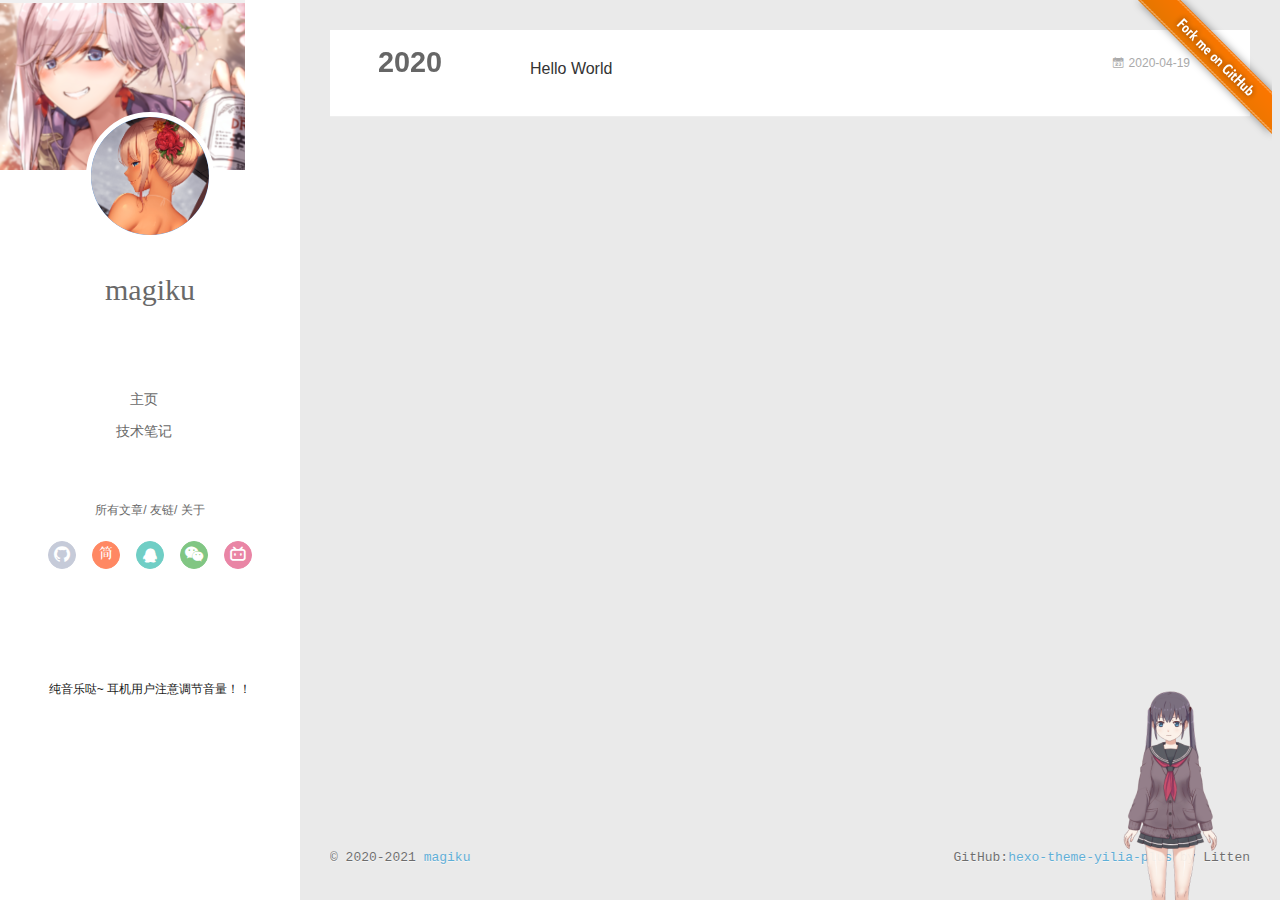
<file: archives/2020/index.html>
<!DOCTYPE html>
<html>
<head>
  <meta charset="utf-8">
  
  <meta name="renderer" content="webkit">
  <meta http-equiv="X-UA-Compatible" content="IE=edge" >
  <link rel="dns-prefetch" href="http://magiku.github.io">
  <title>Archives: 2020 | Magiku</title>
  <meta name="generator" content="hexo-theme-yilia-plus">
  <meta name="viewport" content="width=device-width, initial-scale=1, maximum-scale=1">
  
  <meta name="description" content="本站内嵌了网易云播放器，播放时请调低音量，避免耳膜受损。本站是我个人的展示网站，由于是静态网站，更新的话比较麻烦，所以大概不会在这更新博客。">
<meta property="og:type" content="website">
<meta property="og:title" content="Magiku">
<meta property="og:url" content="http://magiku.github.io/archives/2020/index.html">
<meta property="og:site_name" content="Magiku">
<meta property="og:description" content="本站内嵌了网易云播放器，播放时请调低音量，避免耳膜受损。本站是我个人的展示网站，由于是静态网站，更新的话比较麻烦，所以大概不会在这更新博客。">
<meta property="og:locale" content="zh_CN">
<meta property="article:author" content="magiku">
<meta name="twitter:card" content="summary">
  
    <link rel="alternative" href="/atom.xml" title="Magiku" type="application/atom+xml">
  
  
    <link rel="icon" href="/favicon.ico">
  
  
    <link rel="apple-touch-icon" href="/apple-touch-icon-180x180.png">
  
  <link rel="stylesheet" type="text/css" href="/./main.a5fda8.css">
  <style type="text/css">
    
    #container.show {
      background: linear-gradient(200deg,#a0cfe4,#e8c37e);
    }
  </style>
  

  

  
    
 	  <script src="/lib/clickLove.js"></script>
  
  


  

</head>

<body>
  <div id="container" q-class="show:isCtnShow">
    <canvas id="anm-canvas" class="anm-canvas"></canvas>
    <div class="left-col" q-class="show:isShow">
      


<div class="overlay" style="background: #4d4d4d;background: url('/img/bg.png') no-repeat ;"></div>
<div class="intrude-less">
	<header id="header" class="inner">
		<a href="/" class="profilepic">
			<img src="/img/magiku.png" class="js-avatar">
		</a>
		<hgroup>
			<h1 class="header-author"><a href="/">magiku</a></h1>
		</hgroup>
		

		<nav class="header-menu">
			<ul>
			
				<li><a href="/" target="_blank">主页</a></li>
			
				<li><a href="https://www.jianshu.com/u/f45e8076fb24" target="_blank">技术笔记</a></li>
			
			</ul>
		</nav>
		<nav class="header-smart-menu">
			
				
					<a q-on="click: openSlider(e, 'innerArchive')" href="javascript:void(0)">所有文章</a>
				
			
				
					<a q-on="click: openSlider(e, 'friends')" href="javascript:void(0)">友链</a>
				
			
				
					<a q-on="click: openSlider(e, 'aboutme')" href="javascript:void(0)">关于</a>
				
			
		</nav>
		<nav class="header-nav">
			<div class="social">
				
					<a class="github" href="https://github.com/magiku" title="GitHub" target="_blank"><i class="icon-github"></i></a>
				
					<a class="jianshu" href="https://www.jianshu.com/u/f45e8076fb24" title="简书" target="_blank"><i class="icon-jianshu"></i></a>
				
					<a class="qq" href="/img/3249997566.jpg" title="QQ" target="_blank"><i class="icon-qq"></i></a>
				
					<a class="weixin" href="/img/weixin.png" title="微信" target="_blank"><i class="icon-weixin"></i></a>
				
					<a class="bilibili" href="/img/bilibili.jpg" title="哔哩哔哩" target="_blank"><i class="icon-bilibili"></i></a>
				
			</div>
		
			
			
			
			
			<div>
				<iframe frameborder="no" border="0" marginwidth="0" marginheight="0" width="240" height="86" src="//music.163.com/outchain/player?type=2&id=426194033&auto=0&height=66"></iframe>
			</div>
			
				
				<p style="font-size: 12px;">纯音乐哒~ 耳机用户注意调节音量！！<p>
			
		
		</nav>
	</header>		
</div>

    </div>
    <div class="mid-col" q-class="show:isShow,hide:isShow|isFalse">
      
      
      <a class="forkMe" style="position:absolute;z-index:999;top:0;right:0.5em;" 
        href="https://github.com/magiku" target="_blank">
        <img src="/img/forkme.png"
          class="attachment-full size-full" alt="Fork me on GitHub" data-recalc-dims="1"></a>
      
      
<nav id="mobile-nav">
  	<div class="overlay js-overlay" style="background: #4d4d4d"></div>
	<div class="btnctn js-mobile-btnctn">
  		<div class="slider-trigger list" q-on="click: openSlider(e)"><i class="icon icon-sort"></i></div>
	</div>
	<div class="intrude-less">
		<header id="header" class="inner">
			<div class="profilepic">
				<a href="/">
					<img src="/img/magiku.png" class="js-avatar">
				</a>
			</div>
			<hgroup>
			  <h1 class="header-author js-header-author">magiku</h1>
			</hgroup>
			
			
			
				
			
				
			
			
			
			<nav class="header-nav">
				<div class="social">
					
						<a class="github" target="_blank" href="https://github.com/magiku" title="GitHub"><i class="icon-github"></i></a>
			        
						<a class="jianshu" target="_blank" href="https://www.jianshu.com/u/f45e8076fb24" title="简书"><i class="icon-jianshu"></i></a>
			        
						<a class="qq" target="_blank" href="/img/3249997566.jpg" title="QQ"><i class="icon-qq"></i></a>
			        
						<a class="weixin" target="_blank" href="/img/weixin.png" title="微信"><i class="icon-weixin"></i></a>
			        
						<a class="bilibili" target="_blank" href="/img/bilibili.jpg" title="哔哩哔哩"><i class="icon-bilibili"></i></a>
			        
				</div>
			</nav>

			<nav class="header-menu js-header-menu">
				<ul style="width: 50%">
				
				
					<li style="width: 50%"><a href="/">主页</a></li>
		        
					<li style="width: 50%"><a href="https://www.jianshu.com/u/f45e8076fb24" target="_blank" rel="noopener">技术笔记</a></li>
		        
				</ul>
			</nav>
		</header>				
	</div>
	<div class="mobile-mask" style="display:none" q-show="isShow"></div>
</nav>

      <div id="wrapper" class="body-wrap">
        <div class="menu-l">
          <div class="canvas-wrap">
            <canvas data-colors="#eaeaea" data-sectionHeight="100" data-contentId="js-content" id="myCanvas1"
              class="anm-canvas"></canvas>
          </div>
          <div id="js-content" class="content-ll">
            
  
  
    
    
      
      
      <section class="archives-wrap">
        <div class="archive-year-wrap">
          <a href="/archives/2020" class="archive-year">2020</a>
        </div>
        <div class="archives">
    
    <article class="archive-article archive-type-post">
  <div class="archive-article-inner">
    <header class="archive-article-header">
      	<div class="article-meta">
	      	
<a href="/2020/04/19/hello-world/" class="archive-article-date">
        <time datetime="2020-04-19T11:07:39.056Z" itemprop="datePublished"><i class="icon-calendar icon"></i>2020-04-19</time>
</a>

        </div>
    	 
  
    <h1 itemprop="name">
	
	  <a class="archive-article-title" href="/2020/04/19/hello-world/" target="_blank">Hello World</a>
  
    </h1>
  


        <div class="article-info info-on-right">
          
          

        </div>
        <div class="clearfix"></div>
    </header>
  </div>
</article>
  
  
    </div></section>
  

    


          </div>
        </div>
      </div>
      <footer id="footer">
  <div class="outer">
    <div id="footer-info">
    	<div class="footer-left">
    		&copy; 2020-2021 <a href="http://magiku.github.io/" target="_blank">magiku</a>
    	</div>
      	<div class="footer-right">
			
			
      		GitHub:<a href="https://github.com/JoeyBling/hexo-theme-yilia-plus" target="_blank">hexo-theme-yilia-plus</a> by Litten
      	</div>
    </div>
  </div>
  
  
	<script src="/lib/busuanzi.pure.js"></script>
	
  
  
	
	<span id="busuanzi_container_site_pv" style="display:none">
		本站总访问量<span id="busuanzi_value_site_pv"></span>次	
	        <span class="post-meta-divider" >|</span>
	</span>
  	<span id="busuanzi_container_site_uv" style='display:none'>
  		本站访客数<span id="busuanzi_value_site_uv"></span>人
  	</span>
  
</footer>

    </div>
    <script>
	var yiliaConfig = {
		mathjax: false,
		isHome: false,
		isPost: false,
		isArchive: true,
		isTag: false,
		isCategory: false,
		open_in_new: true,
		toc_hide_index: true,
		root: "/",
		innerArchive: true,
		showTags: true
	}
</script>

<script>!function(r){function e(t){if(i[t])return i[t].exports;var n=i[t]={exports:{},id:t,loaded:!1};return r[t].call(n.exports,n,n.exports,e),n.loaded=!0,n.exports}var i={};e.m=r,e.c=i,e.p="./",e(0)}([function(t,n,r){r(208),t.exports=r(205)},function(t,n,r){var d=r(3),y=r(46),g=r(26),b=r(27),x=r(47),m="prototype",S=function(t,n,r){var e,i,o,u,c=t&S.F,f=t&S.G,a=t&S.S,s=t&S.P,l=t&S.B,h=f?d:a?d[n]||(d[n]={}):(d[n]||{})[m],v=f?y:y[n]||(y[n]={}),p=v[m]||(v[m]={});for(e in f&&(r=n),r)o=((i=!c&&h&&void 0!==h[e])?h:r)[e],u=l&&i?x(o,d):s&&"function"==typeof o?x(Function.call,o):o,h&&b(h,e,o,t&S.U),v[e]!=o&&g(v,e,u),s&&p[e]!=o&&(p[e]=o)};d.core=y,S.F=1,S.G=2,S.S=4,S.P=8,S.B=16,S.W=32,S.U=64,S.R=128,t.exports=S},function(t,n,r){var e=r(5);t.exports=function(t){if(!e(t))throw TypeError(t+" is not an object!");return t}},function(t,n){var r=t.exports="undefined"!=typeof window&&window.Math==Math?window:"undefined"!=typeof self&&self.Math==Math?self:Function("return this")();"number"==typeof __g&&(__g=r)},function(t,n){t.exports=function(t){try{return!!t()}catch(t){return!0}}},function(t,n){t.exports=function(t){return"object"==typeof t?null!==t:"function"==typeof t}},function(t,n){var r=t.exports="undefined"!=typeof window&&window.Math==Math?window:"undefined"!=typeof self&&self.Math==Math?self:Function("return this")();"number"==typeof __g&&(__g=r)},function(t,n,r){var e=r(118)("wks"),i=r(79),o=r(3).Symbol,u="function"==typeof o;(t.exports=function(t){return e[t]||(e[t]=u&&o[t]||(u?o:i)("Symbol."+t))}).store=e},function(t,n,r){var e=r(49),i=Math.min;t.exports=function(t){return 0<t?i(e(t),9007199254740991):0}},function(t,n){var r={}.hasOwnProperty;t.exports=function(t,n){return r.call(t,n)}},function(t,n,r){t.exports=!r(4)(function(){return 7!=Object.defineProperty({},"a",{get:function(){return 7}}).a})},function(t,n,r){var e=r(2),i=r(174),o=r(53),u=Object.defineProperty;n.f=r(10)?Object.defineProperty:function(t,n,r){if(e(t),n=o(n,!0),e(r),i)try{return u(t,n,r)}catch(t){}if("get"in r||"set"in r)throw TypeError("Accessors not supported!");return"value"in r&&(t[n]=r.value),t}},function(t,n,r){t.exports=!r(20)(function(){return 7!=Object.defineProperty({},"a",{get:function(){return 7}}).a})},function(t,n,r){var e=r(14),i=r(24);t.exports=r(12)?function(t,n,r){return e.f(t,n,i(1,r))}:function(t,n,r){return t[n]=r,t}},function(t,n,r){var e=r(22),i=r(60),o=r(42),u=Object.defineProperty;n.f=r(12)?Object.defineProperty:function(t,n,r){if(e(t),n=o(n,!0),e(r),i)try{return u(t,n,r)}catch(t){}if("get"in r||"set"in r)throw TypeError("Accessors not supported!");return"value"in r&&(t[n]=r.value),t}},function(t,n,r){var e=r(96),i=r(34);t.exports=function(t){return e(i(t))}},function(t,n,r){var e=r(40)("wks"),i=r(25),o=r(6).Symbol,u="function"==typeof o;(t.exports=function(t){return e[t]||(e[t]=u&&o[t]||(u?o:i)("Symbol."+t))}).store=e},function(t,n,r){var e=r(51);t.exports=function(t){return Object(e(t))}},function(t,n){t.exports=function(t){return"object"==typeof t?null!==t:"function"==typeof t}},function(t,n){var r=t.exports={version:"2.6.9"};"number"==typeof __e&&(__e=r)},function(t,n){t.exports=function(t){try{return!!t()}catch(t){return!0}}},function(t,n){t.exports=function(t){if("function"!=typeof t)throw TypeError(t+" is not a function!");return t}},function(t,n,r){var e=r(18);t.exports=function(t){if(!e(t))throw TypeError(t+" is not an object!");return t}},function(t,n){t.exports=!0},function(t,n){t.exports=function(t,n){return{enumerable:!(1&t),configurable:!(2&t),writable:!(4&t),value:n}}},function(t,n){var r=0,e=Math.random();t.exports=function(t){return"Symbol(".concat(void 0===t?"":t,")_",(++r+e).toString(36))}},function(t,n,r){var e=r(11),i=r(75);t.exports=r(10)?function(t,n,r){return e.f(t,n,i(1,r))}:function(t,n,r){return t[n]=r,t}},function(t,n,r){var o=r(3),u=r(26),c=r(30),f=r(79)("src"),e=r(219),i="toString",a=(""+e).split(i);r(46).inspectSource=function(t){return e.call(t)},(t.exports=function(t,n,r,e){var i="function"==typeof r;i&&(c(r,"name")||u(r,"name",n)),t[n]!==r&&(i&&(c(r,f)||u(r,f,t[n]?""+t[n]:a.join(String(n)))),t===o?t[n]=r:e?t[n]?t[n]=r:u(t,n,r):(delete t[n],u(t,n,r)))})(Function.prototype,i,function(){return"function"==typeof this&&this[f]||e.call(this)})},function(t,n,r){var e=r(1),i=r(4),u=r(51),c=/"/g,o=function(t,n,r,e){var i=String(u(t)),o="<"+n;return""!==r&&(o+=" "+r+'="'+String(e).replace(c,"&quot;")+'"'),o+">"+i+"</"+n+">"};t.exports=function(n,t){var r={};r[n]=t(o),e(e.P+e.F*i(function(){var t=""[n]('"');return t!==t.toLowerCase()||3<t.split('"').length}),"String",r)}},function(t,n,r){var e=r(65),i=r(35);t.exports=Object.keys||function(t){return e(t,i)}},function(t,n){var r={}.hasOwnProperty;t.exports=function(t,n){return r.call(t,n)}},function(t,n,r){var e=r(117),i=r(75),o=r(33),u=r(53),c=r(30),f=r(174),a=Object.getOwnPropertyDescriptor;n.f=r(10)?a:function(t,n){if(t=o(t),n=u(n,!0),f)try{return a(t,n)}catch(t){}if(c(t,n))return i(!e.f.call(t,n),t[n])}},function(t,n,r){var e=r(30),i=r(17),o=r(154)("IE_PROTO"),u=Object.prototype;t.exports=Object.getPrototypeOf||function(t){return t=i(t),e(t,o)?t[o]:"function"==typeof t.constructor&&t instanceof t.constructor?t.constructor.prototype:t instanceof Object?u:null}},function(t,n,r){var e=r(116),i=r(51);t.exports=function(t){return e(i(t))}},function(t,n){t.exports=function(t){if(null==t)throw TypeError("Can't call method on  "+t);return t}},function(t,n){t.exports="constructor,hasOwnProperty,isPrototypeOf,propertyIsEnumerable,toLocaleString,toString,valueOf".split(",")},function(t,n){t.exports={}},function(t,n){n.f={}.propertyIsEnumerable},function(t,n,r){var e=r(14).f,i=r(9),o=r(16)("toStringTag");t.exports=function(t,n,r){t&&!i(t=r?t:t.prototype,o)&&e(t,o,{configurable:!0,value:n})}},function(t,n,r){var e=r(40)("keys"),i=r(25);t.exports=function(t){return e[t]||(e[t]=i(t))}},function(t,n,r){var e=r(19),i=r(6),o="__core-js_shared__",u=i[o]||(i[o]={});(t.exports=function(t,n){return u[t]||(u[t]=void 0!==n?n:{})})("versions",[]).push({version:e.version,mode:r(23)?"pure":"global",copyright:"© 2019 Denis Pushkarev (zloirock.ru)"})},function(t,n){var r=Math.ceil,e=Math.floor;t.exports=function(t){return isNaN(t=+t)?0:(0<t?e:r)(t)}},function(t,n,r){var i=r(18);t.exports=function(t,n){if(!i(t))return t;var r,e;if(n&&"function"==typeof(r=t.toString)&&!i(e=r.call(t)))return e;if("function"==typeof(r=t.valueOf)&&!i(e=r.call(t)))return e;if(!n&&"function"==typeof(r=t.toString)&&!i(e=r.call(t)))return e;throw TypeError("Can't convert object to primitive value")}},function(t,n,r){var e=r(6),i=r(19),o=r(23),u=r(44),c=r(14).f;t.exports=function(t){var n=i.Symbol||(i.Symbol=o?{}:e.Symbol||{});"_"==t.charAt(0)||t in n||c(n,t,{value:u.f(t)})}},function(t,n,r){n.f=r(16)},function(t,n){var r={}.toString;t.exports=function(t){return r.call(t).slice(8,-1)}},function(t,n){var r=t.exports={version:"2.6.9"};"number"==typeof __e&&(__e=r)},function(t,n,r){var o=r(21);t.exports=function(e,i,t){if(o(e),void 0===i)return e;switch(t){case 1:return function(t){return e.call(i,t)};case 2:return function(t,n){return e.call(i,t,n)};case 3:return function(t,n,r){return e.call(i,t,n,r)}}return function(){return e.apply(i,arguments)}}},function(t,n,r){"use strict";var e=r(4);t.exports=function(t,n){return!!t&&e(function(){n?t.call(null,function(){},1):t.call(null)})}},function(t,n){var r=Math.ceil,e=Math.floor;t.exports=function(t){return isNaN(t=+t)?0:(0<t?e:r)(t)}},function(t,n,r){var x=r(47),m=r(116),S=r(17),w=r(8),e=r(138);t.exports=function(l,t){var h=1==l,v=2==l,p=3==l,d=4==l,y=6==l,g=5==l||y,b=t||e;return function(t,n,r){for(var e,i,o=S(t),u=m(o),c=x(n,r,3),f=w(u.length),a=0,s=h?b(t,f):v?b(t,0):void 0;a<f;a++)if((g||a in u)&&(i=c(e=u[a],a,o),l))if(h)s[a]=i;else if(i)switch(l){case 3:return!0;case 5:return e;case 6:return a;case 2:s.push(e)}else if(d)return!1;return y?-1:p||d?d:s}}},function(t,n){t.exports=function(t){if(null==t)throw TypeError("Can't call method on  "+t);return t}},function(t,n,r){var i=r(1),o=r(46),u=r(4);t.exports=function(t,n){var r=(o.Object||{})[t]||Object[t],e={};e[t]=n(r),i(i.S+i.F*u(function(){r(1)}),"Object",e)}},function(t,n,r){var i=r(5);t.exports=function(t,n){if(!i(t))return t;var r,e;if(n&&"function"==typeof(r=t.toString)&&!i(e=r.call(t)))return e;if("function"==typeof(r=t.valueOf)&&!i(e=r.call(t)))return e;if(!n&&"function"==typeof(r=t.toString)&&!i(e=r.call(t)))return e;throw TypeError("Can't convert object to primitive value")}},function(t,n,r){var d=r(6),y=r(19),g=r(93),b=r(13),x=r(9),m="prototype",S=function(t,n,r){var e,i,o,u=t&S.F,c=t&S.G,f=t&S.S,a=t&S.P,s=t&S.B,l=t&S.W,h=c?y:y[n]||(y[n]={}),v=h[m],p=c?d:f?d[n]:(d[n]||{})[m];for(e in c&&(r=n),r)(i=!u&&p&&void 0!==p[e])&&x(h,e)||(o=i?p[e]:r[e],h[e]=c&&"function"!=typeof p[e]?r[e]:s&&i?g(o,d):l&&p[e]==o?function(e){var t=function(t,n,r){if(this instanceof e){switch(arguments.length){case 0:return new e;case 1:return new e(t);case 2:return new e(t,n)}return new e(t,n,r)}return e.apply(this,arguments)};return t[m]=e[m],t}(o):a&&"function"==typeof o?g(Function.call,o):o,a&&((h.virtual||(h.virtual={}))[e]=o,t&S.R&&v&&!v[e]&&b(v,e,o)))};S.F=1,S.G=2,S.S=4,S.P=8,S.B=16,S.W=32,S.U=64,S.R=128,t.exports=S},function(t,n,r){var e=r(34);t.exports=function(t){return Object(e(t))}},function(t,n,r){var o=r(196),e=r(1),i=r(118)("metadata"),u=i.store||(i.store=new(r(200))),c=function(t,n,r){var e=u.get(t);if(!e){if(!r)return;u.set(t,e=new o)}var i=e.get(n);if(!i){if(!r)return;e.set(n,i=new o)}return i};t.exports={store:u,map:c,has:function(t,n,r){var e=c(n,r,!1);return void 0!==e&&e.has(t)},get:function(t,n,r){var e=c(n,r,!1);return void 0===e?void 0:e.get(t)},set:function(t,n,r,e){c(r,e,!0).set(t,n)},keys:function(t,n){var r=c(t,n,!1),e=[];return r&&r.forEach(function(t,n){e.push(n)}),e},key:function(t){return void 0===t||"symbol"==typeof t?t:String(t)},exp:function(t){e(e.S,"Reflect",t)}}},function(t,n,r){"use strict";if(r(10)){var g=r(68),b=r(3),x=r(4),m=r(1),S=r(132),e=r(159),h=r(47),w=r(70),i=r(75),_=r(26),o=r(76),u=r(49),O=r(8),E=r(194),c=r(78),f=r(53),a=r(30),M=r(81),P=r(5),v=r(17),p=r(145),j=r(72),F=r(32),A=r(73).f,d=r(161),s=r(79),l=r(7),y=r(50),I=r(120),L=r(119),N=r(162),T=r(82),k=r(125),R=r(77),C=r(137),D=r(166),G=r(11),W=r(31),U=G.f,V=W.f,B=b.RangeError,q=b.TypeError,z=b.Uint8Array,K="ArrayBuffer",H="Shared"+K,J="BYTES_PER_ELEMENT",$="prototype",Y=Array[$],X=e.ArrayBuffer,Q=e.DataView,Z=y(0),tt=y(2),nt=y(3),rt=y(4),et=y(5),it=y(6),ot=I(!0),ut=I(!1),ct=N.values,ft=N.keys,at=N.entries,st=Y.lastIndexOf,lt=Y.reduce,ht=Y.reduceRight,vt=Y.join,pt=Y.sort,dt=Y.slice,yt=Y.toString,gt=Y.toLocaleString,bt=l("iterator"),xt=l("toStringTag"),mt=s("typed_constructor"),St=s("def_constructor"),wt=S.CONSTR,_t=S.TYPED,Ot=S.VIEW,Et="Wrong length!",Mt=y(1,function(t,n){return It(L(t,t[St]),n)}),Pt=x(function(){return 1===new z(new Uint16Array([1]).buffer)[0]}),jt=!!z&&!!z[$].set&&x(function(){new z(1).set({})}),Ft=function(t,n){var r=u(t);if(r<0||r%n)throw B("Wrong offset!");return r},At=function(t){if(P(t)&&_t in t)return t;throw q(t+" is not a typed array!")},It=function(t,n){if(!(P(t)&&mt in t))throw q("It is not a typed array constructor!");return new t(n)},Lt=function(t,n){return Nt(L(t,t[St]),n)},Nt=function(t,n){for(var r=0,e=n.length,i=It(t,e);r<e;)i[r]=n[r++];return i},Tt=function(t,n,r){U(t,n,{get:function(){return this._d[r]}})},kt=function(t){var n,r,e,i,o,u,c=v(t),f=arguments.length,a=1<f?arguments[1]:void 0,s=void 0!==a,l=d(c);if(null!=l&&!p(l)){for(u=l.call(c),e=[],n=0;!(o=u.next()).done;n++)e.push(o.value);c=e}for(s&&2<f&&(a=h(a,arguments[2],2)),n=0,r=O(c.length),i=It(this,r);n<r;n++)i[n]=s?a(c[n],n):c[n];return i},Rt=function(){for(var t=0,n=arguments.length,r=It(this,n);t<n;)r[t]=arguments[t++];return r},Ct=!!z&&x(function(){gt.call(new z(1))}),Dt=function(){return gt.apply(Ct?dt.call(At(this)):At(this),arguments)},Gt={copyWithin:function(t,n){return D.call(At(this),t,n,2<arguments.length?arguments[2]:void 0)},every:function(t){return rt(At(this),t,1<arguments.length?arguments[1]:void 0)},fill:function(t){return C.apply(At(this),arguments)},filter:function(t){return Lt(this,tt(At(this),t,1<arguments.length?arguments[1]:void 0))},find:function(t){return et(At(this),t,1<arguments.length?arguments[1]:void 0)},findIndex:function(t){return it(At(this),t,1<arguments.length?arguments[1]:void 0)},forEach:function(t){Z(At(this),t,1<arguments.length?arguments[1]:void 0)},indexOf:function(t){return ut(At(this),t,1<arguments.length?arguments[1]:void 0)},includes:function(t){return ot(At(this),t,1<arguments.length?arguments[1]:void 0)},join:function(t){return vt.apply(At(this),arguments)},lastIndexOf:function(t){return st.apply(At(this),arguments)},map:function(t){return Mt(At(this),t,1<arguments.length?arguments[1]:void 0)},reduce:function(t){return lt.apply(At(this),arguments)},reduceRight:function(t){return ht.apply(At(this),arguments)},reverse:function(){for(var t,n=this,r=At(n).length,e=Math.floor(r/2),i=0;i<e;)t=n[i],n[i++]=n[--r],n[r]=t;return n},some:function(t){return nt(At(this),t,1<arguments.length?arguments[1]:void 0)},sort:function(t){return pt.call(At(this),t)},subarray:function(t,n){var r=At(this),e=r.length,i=c(t,e);return new(L(r,r[St]))(r.buffer,r.byteOffset+i*r.BYTES_PER_ELEMENT,O((void 0===n?e:c(n,e))-i))}},Wt=function(t,n){return Lt(this,dt.call(At(this),t,n))},Ut=function(t){At(this);var n=Ft(arguments[1],1),r=this.length,e=v(t),i=O(e.length),o=0;if(r<i+n)throw B(Et);for(;o<i;)this[n+o]=e[o++]},Vt={entries:function(){return at.call(At(this))},keys:function(){return ft.call(At(this))},values:function(){return ct.call(At(this))}},Bt=function(t,n){return P(t)&&t[_t]&&"symbol"!=typeof n&&n in t&&String(+n)==String(n)},qt=function(t,n){return Bt(t,n=f(n,!0))?i(2,t[n]):V(t,n)},zt=function(t,n,r){return!(Bt(t,n=f(n,!0))&&P(r)&&a(r,"value"))||a(r,"get")||a(r,"set")||r.configurable||a(r,"writable")&&!r.writable||a(r,"enumerable")&&!r.enumerable?U(t,n,r):(t[n]=r.value,t)};wt||(W.f=qt,G.f=zt),m(m.S+m.F*!wt,"Object",{getOwnPropertyDescriptor:qt,defineProperty:zt}),x(function(){yt.call({})})&&(yt=gt=function(){return vt.call(this)});var Kt=o({},Gt);o(Kt,Vt),_(Kt,bt,Vt.values),o(Kt,{slice:Wt,set:Ut,constructor:function(){},toString:yt,toLocaleString:Dt}),Tt(Kt,"buffer","b"),Tt(Kt,"byteOffset","o"),Tt(Kt,"byteLength","l"),Tt(Kt,"length","e"),U(Kt,xt,{get:function(){return this[_t]}}),t.exports=function(t,l,n,o){var h=t+((o=!!o)?"Clamped":"")+"Array",r="get"+t,u="set"+t,v=b[h],c=v||{},e=v&&F(v),i=!v||!S.ABV,f={},a=v&&v[$],p=function(t,i){U(t,i,{get:function(){return t=i,(n=this._d).v[r](t*l+n.o,Pt);var t,n},set:function(t){return n=i,r=t,e=this._d,o&&(r=(r=Math.round(r))<0?0:255<r?255:255&r),void e.v[u](n*l+e.o,r,Pt);var n,r,e},enumerable:!0})};i?(v=n(function(t,n,r,e){w(t,v,h,"_d");var i,o,u,c,f=0,a=0;if(P(n)){if(!(n instanceof X||(c=M(n))==K||c==H))return _t in n?Nt(v,n):kt.call(v,n);i=n,a=Ft(r,l);var s=n.byteLength;if(void 0===e){if(s%l)throw B(Et);if((o=s-a)<0)throw B(Et)}else if(s<(o=O(e)*l)+a)throw B(Et);u=o/l}else u=E(n),i=new X(o=u*l);for(_(t,"_d",{b:i,o:a,l:o,e:u,v:new Q(i)});f<u;)p(t,f++)}),a=v[$]=j(Kt),_(a,"constructor",v)):x(function(){v(1)})&&x(function(){new v(-1)})&&k(function(t){new v,new v(null),new v(1.5),new v(t)},!0)||(v=n(function(t,n,r,e){var i;return w(t,v,h),P(n)?n instanceof X||(i=M(n))==K||i==H?void 0!==e?new c(n,Ft(r,l),e):void 0!==r?new c(n,Ft(r,l)):new c(n):_t in n?Nt(v,n):kt.call(v,n):new c(E(n))}),Z(e!==Function.prototype?A(c).concat(A(e)):A(c),function(t){t in v||_(v,t,c[t])}),v[$]=a,g||(a.constructor=v));var s=a[bt],d=!!s&&("values"==s.name||null==s.name),y=Vt.values;_(v,mt,!0),_(a,_t,h),_(a,Ot,!0),_(a,St,v),(o?new v(1)[xt]==h:xt in a)||U(a,xt,{get:function(){return h}}),f[h]=v,m(m.G+m.W+m.F*(v!=c),f),m(m.S,h,{BYTES_PER_ELEMENT:l}),m(m.S+m.F*x(function(){c.of.call(v,1)}),h,{from:kt,of:Rt}),J in a||_(a,J,l),m(m.P,h,Gt),R(h),m(m.P+m.F*jt,h,{set:Ut}),m(m.P+m.F*!d,h,Vt),g||a.toString==yt||(a.toString=yt),m(m.P+m.F*x(function(){new v(1).slice()}),h,{slice:Wt}),m(m.P+m.F*(x(function(){return[1,2].toLocaleString()!=new v([1,2]).toLocaleString()})||!x(function(){a.toLocaleString.call([1,2])})),h,{toLocaleString:Dt}),T[h]=d?s:y,g||d||_(a,bt,y)}}else t.exports=function(){}},function(t,n){var r={}.toString;t.exports=function(t){return r.call(t).slice(8,-1)}},function(t,n,r){var e=r(18),i=r(6).document,o=e(i)&&e(i.createElement);t.exports=function(t){return o?i.createElement(t):{}}},function(t,n,r){t.exports=!r(12)&&!r(20)(function(){return 7!=Object.defineProperty(r(59)("div"),"a",{get:function(){return 7}}).a})},function(t,n,r){"use strict";var x=r(23),m=r(54),S=r(66),w=r(13),_=r(36),O=r(98),E=r(38),M=r(104),P=r(16)("iterator"),j=!([].keys&&"next"in[].keys()),F="values",A=function(){return this};t.exports=function(t,n,r,e,i,o,u){O(r,n,e);var c,f,a,s=function(t){if(!j&&t in p)return p[t];switch(t){case"keys":case F:return function(){return new r(this,t)}}return function(){return new r(this,t)}},l=n+" Iterator",h=i==F,v=!1,p=t.prototype,d=p[P]||p["@@iterator"]||i&&p[i],y=d||s(i),g=i?h?s("entries"):y:void 0,b="Array"==n&&p.entries||d;if(b&&((a=M(b.call(new t)))!==Object.prototype&&a.next&&(E(a,l,!0),x||"function"==typeof a[P]||w(a,P,A))),h&&d&&d.name!==F&&(v=!0,y=function(){return d.call(this)}),x&&!u||!j&&!v&&p[P]||w(p,P,y),_[n]=y,_[l]=A,i)if(c={values:h?y:s(F),keys:o?y:s("keys"),entries:g},u)for(f in c)f in p||S(p,f,c[f]);else m(m.P+m.F*(j||v),n,c);return c}},function(t,n,e){var i=e(22),o=e(101),u=e(35),c=e(39)("IE_PROTO"),f=function(){},a="prototype",s=function(){var t,n=e(59)("iframe"),r=u.length;for(n.style.display="none",e(95).appendChild(n),n.src="javascript:",(t=n.contentWindow.document).open(),t.write("<script>document.F=Object<\/script>"),t.close(),s=t.F;r--;)delete s[a][u[r]];return s()};t.exports=Object.create||function(t,n){var r;return null!==t?(f[a]=i(t),r=new f,f[a]=null,r[c]=t):r=s(),void 0===n?r:o(r,n)}},function(t,n,r){var e=r(65),i=r(35).concat("length","prototype");n.f=Object.getOwnPropertyNames||function(t){return e(t,i)}},function(t,n){n.f=Object.getOwnPropertySymbols},function(t,n,r){var u=r(9),c=r(15),f=r(92)(!1),a=r(39)("IE_PROTO");t.exports=function(t,n){var r,e=c(t),i=0,o=[];for(r in e)r!=a&&u(e,r)&&o.push(r);for(;n.length>i;)u(e,r=n[i++])&&(~f(o,r)||o.push(r));return o}},function(t,n,r){t.exports=r(13)},function(t,n,r){var e=r(7)("unscopables"),i=Array.prototype;null==i[e]&&r(26)(i,e,{}),t.exports=function(t){i[e][t]=!0}},function(t,n){t.exports=!1},function(t,n,r){var e=r(79)("meta"),i=r(5),o=r(30),u=r(11).f,c=0,f=Object.isExtensible||function(){return!0},a=!r(4)(function(){return f(Object.preventExtensions({}))}),s=function(t){u(t,e,{value:{i:"O"+ ++c,w:{}}})},l=t.exports={KEY:e,NEED:!1,fastKey:function(t,n){if(!i(t))return"symbol"==typeof t?t:("string"==typeof t?"S":"P")+t;if(!o(t,e)){if(!f(t))return"F";if(!n)return"E";s(t)}return t[e].i},getWeak:function(t,n){if(!o(t,e)){if(!f(t))return!0;if(!n)return!1;s(t)}return t[e].w},onFreeze:function(t){return a&&l.NEED&&f(t)&&!o(t,e)&&s(t),t}}},function(t,n){t.exports=function(t,n,r,e){if(!(t instanceof n)||void 0!==e&&e in t)throw TypeError(r+": incorrect invocation!");return t}},function(t,n,r){var h=r(47),v=r(177),p=r(145),d=r(2),y=r(8),g=r(161),b={},x={};(n=t.exports=function(t,n,r,e,i){var o,u,c,f,a=i?function(){return t}:g(t),s=h(r,e,n?2:1),l=0;if("function"!=typeof a)throw TypeError(t+" is not iterable!");if(p(a)){for(o=y(t.length);l<o;l++)if((f=n?s(d(u=t[l])[0],u[1]):s(t[l]))===b||f===x)return f}else for(c=a.call(t);!(u=c.next()).done;)if((f=v(c,s,u.value,n))===b||f===x)return f}).BREAK=b,n.RETURN=x},function(t,n,e){var i=e(2),o=e(183),u=e(141),c=e(154)("IE_PROTO"),f=function(){},a="prototype",s=function(){var t,n=e(140)("iframe"),r=u.length;for(n.style.display="none",e(143).appendChild(n),n.src="javascript:",(t=n.contentWindow.document).open(),t.write("<script>document.F=Object<\/script>"),t.close(),s=t.F;r--;)delete s[a][u[r]];return s()};t.exports=Object.create||function(t,n){var r;return null!==t?(f[a]=i(t),r=new f,f[a]=null,r[c]=t):r=s(),void 0===n?r:o(r,n)}},function(t,n,r){var e=r(185),i=r(141).concat("length","prototype");n.f=Object.getOwnPropertyNames||function(t){return e(t,i)}},function(t,n,r){var e=r(185),i=r(141);t.exports=Object.keys||function(t){return e(t,i)}},function(t,n){t.exports=function(t,n){return{enumerable:!(1&t),configurable:!(2&t),writable:!(4&t),value:n}}},function(t,n,r){var i=r(27);t.exports=function(t,n,r){for(var e in n)i(t,e,n[e],r);return t}},function(t,n,r){"use strict";var e=r(3),i=r(11),o=r(10),u=r(7)("species");t.exports=function(t){var n=e[t];o&&n&&!n[u]&&i.f(n,u,{configurable:!0,get:function(){return this}})}},function(t,n,r){var e=r(49),i=Math.max,o=Math.min;t.exports=function(t,n){return(t=e(t))<0?i(t+n,0):o(t,n)}},function(t,n){var r=0,e=Math.random();t.exports=function(t){return"Symbol(".concat(void 0===t?"":t,")_",(++r+e).toString(36))}},function(t,n,r){var e=r(5);t.exports=function(t,n){if(!e(t)||t._t!==n)throw TypeError("Incompatible receiver, "+n+" required!");return t}},function(t,n,r){var i=r(45),o=r(7)("toStringTag"),u="Arguments"==i(function(){return arguments}());t.exports=function(t){var n,r,e;return void 0===t?"Undefined":null===t?"Null":"string"==typeof(r=function(t,n){try{return t[n]}catch(t){}}(n=Object(t),o))?r:u?i(n):"Object"==(e=i(n))&&"function"==typeof n.callee?"Arguments":e}},function(t,n){t.exports={}},function(t,n,r){var e=r(11).f,i=r(30),o=r(7)("toStringTag");t.exports=function(t,n,r){t&&!i(t=r?t:t.prototype,o)&&e(t,o,{configurable:!0,value:n})}},function(t,n,r){var u=r(1),e=r(51),c=r(4),f=r(157),i="["+f+"]",o=RegExp("^"+i+i+"*"),a=RegExp(i+i+"*$"),s=function(t,n,r){var e={},i=c(function(){return!!f[t]()||"​"!="​"[t]()}),o=e[t]=i?n(l):f[t];r&&(e[r]=o),u(u.P+u.F*i,"String",e)},l=s.trim=function(t,n){return t=String(e(t)),1&n&&(t=t.replace(o,"")),2&n&&(t=t.replace(a,"")),t};t.exports=s},function(t,n,r){t.exports={default:r(88),__esModule:!0}},function(t,n,r){t.exports={default:r(89),__esModule:!0}},function(t,n,r){"use strict";function e(t){return t&&t.__esModule?t:{default:t}}n.__esModule=!0;var i=e(r(86)),o=e(r(85)),u="function"==typeof o.default&&"symbol"==typeof i.default?function(t){return typeof t}:function(t){return t&&"function"==typeof o.default&&t.constructor===o.default&&t!==o.default.prototype?"symbol":typeof t};n.default="function"==typeof o.default&&"symbol"===u(i.default)?function(t){return void 0===t?"undefined":u(t)}:function(t){return t&&"function"==typeof o.default&&t.constructor===o.default&&t!==o.default.prototype?"symbol":void 0===t?"undefined":u(t)}},function(t,n,r){r(111),r(109),r(112),r(113),t.exports=r(19).Symbol},function(t,n,r){r(110),r(114),t.exports=r(44).f("iterator")},function(t,n){t.exports=function(t){if("function"!=typeof t)throw TypeError(t+" is not a function!");return t}},function(t,n){t.exports=function(){}},function(t,n,r){var f=r(15),a=r(107),s=r(106);t.exports=function(c){return function(t,n,r){var e,i=f(t),o=a(i.length),u=s(r,o);if(c&&n!=n){for(;u<o;)if((e=i[u++])!=e)return!0}else for(;u<o;u++)if((c||u in i)&&i[u]===n)return c||u||0;return!c&&-1}}},function(t,n,r){var o=r(90);t.exports=function(e,i,t){if(o(e),void 0===i)return e;switch(t){case 1:return function(t){return e.call(i,t)};case 2:return function(t,n){return e.call(i,t,n)};case 3:return function(t,n,r){return e.call(i,t,n,r)}}return function(){return e.apply(i,arguments)}}},function(t,n,r){var c=r(29),f=r(64),a=r(37);t.exports=function(t){var n=c(t),r=f.f;if(r)for(var e,i=r(t),o=a.f,u=0;i.length>u;)o.call(t,e=i[u++])&&n.push(e);return n}},function(t,n,r){var e=r(6).document;t.exports=e&&e.documentElement},function(t,n,r){var e=r(58);t.exports=Object("z").propertyIsEnumerable(0)?Object:function(t){return"String"==e(t)?t.split(""):Object(t)}},function(t,n,r){var e=r(58);t.exports=Array.isArray||function(t){return"Array"==e(t)}},function(t,n,r){"use strict";var e=r(62),i=r(24),o=r(38),u={};r(13)(u,r(16)("iterator"),function(){return this}),t.exports=function(t,n,r){t.prototype=e(u,{next:i(1,r)}),o(t,n+" Iterator")}},function(t,n){t.exports=function(t,n){return{value:n,done:!!t}}},function(t,n,r){var e=r(25)("meta"),i=r(18),o=r(9),u=r(14).f,c=0,f=Object.isExtensible||function(){return!0},a=!r(20)(function(){return f(Object.preventExtensions({}))}),s=function(t){u(t,e,{value:{i:"O"+ ++c,w:{}}})},l=t.exports={KEY:e,NEED:!1,fastKey:function(t,n){if(!i(t))return"symbol"==typeof t?t:("string"==typeof t?"S":"P")+t;if(!o(t,e)){if(!f(t))return"F";if(!n)return"E";s(t)}return t[e].i},getWeak:function(t,n){if(!o(t,e)){if(!f(t))return!0;if(!n)return!1;s(t)}return t[e].w},onFreeze:function(t){return a&&l.NEED&&f(t)&&!o(t,e)&&s(t),t}}},function(t,n,r){var u=r(14),c=r(22),f=r(29);t.exports=r(12)?Object.defineProperties:function(t,n){c(t);for(var r,e=f(n),i=e.length,o=0;o<i;)u.f(t,r=e[o++],n[r]);return t}},function(t,n,r){var e=r(37),i=r(24),o=r(15),u=r(42),c=r(9),f=r(60),a=Object.getOwnPropertyDescriptor;n.f=r(12)?a:function(t,n){if(t=o(t),n=u(n,!0),f)try{return a(t,n)}catch(t){}if(c(t,n))return i(!e.f.call(t,n),t[n])}},function(t,n,r){var e=r(15),i=r(63).f,o={}.toString,u="object"==typeof window&&window&&Object.getOwnPropertyNames?Object.getOwnPropertyNames(window):[];t.exports.f=function(t){return u&&"[object Window]"==o.call(t)?function(t){try{return i(t)}catch(t){return u.slice()}}(t):i(e(t))}},function(t,n,r){var e=r(9),i=r(55),o=r(39)("IE_PROTO"),u=Object.prototype;t.exports=Object.getPrototypeOf||function(t){return t=i(t),e(t,o)?t[o]:"function"==typeof t.constructor&&t instanceof t.constructor?t.constructor.prototype:t instanceof Object?u:null}},function(t,n,r){var f=r(41),a=r(34);t.exports=function(c){return function(t,n){var r,e,i=String(a(t)),o=f(n),u=i.length;return o<0||u<=o?c?"":void 0:(r=i.charCodeAt(o))<55296||56319<r||o+1===u||(e=i.charCodeAt(o+1))<56320||57343<e?c?i.charAt(o):r:c?i.slice(o,o+2):e-56320+(r-55296<<10)+65536}}},function(t,n,r){var e=r(41),i=Math.max,o=Math.min;t.exports=function(t,n){return(t=e(t))<0?i(t+n,0):o(t,n)}},function(t,n,r){var e=r(41),i=Math.min;t.exports=function(t){return 0<t?i(e(t),9007199254740991):0}},function(t,n,r){"use strict";var e=r(91),i=r(99),o=r(36),u=r(15);t.exports=r(61)(Array,"Array",function(t,n){this._t=u(t),this._i=0,this._k=n},function(){var t=this._t,n=this._k,r=this._i++;return!t||r>=t.length?(this._t=void 0,i(1)):i(0,"keys"==n?r:"values"==n?t[r]:[r,t[r]])},"values"),o.Arguments=o.Array,e("keys"),e("values"),e("entries")},function(t,n){},function(t,n,r){"use strict";var e=r(105)(!0);r(61)(String,"String",function(t){this._t=String(t),this._i=0},function(){var t,n=this._t,r=this._i;return r>=n.length?{value:void 0,done:!0}:(t=e(n,r),this._i+=t.length,{value:t,done:!1})})},function(t,n,r){"use strict";var e=r(6),u=r(9),i=r(12),o=r(54),c=r(66),f=r(100).KEY,a=r(20),s=r(40),l=r(38),h=r(25),v=r(16),p=r(44),d=r(43),y=r(94),g=r(97),b=r(22),x=r(18),m=r(55),S=r(15),w=r(42),_=r(24),O=r(62),E=r(103),M=r(102),P=r(64),j=r(14),F=r(29),A=M.f,I=j.f,L=E.f,N=e.Symbol,T=e.JSON,k=T&&T.stringify,R="prototype",C=v("_hidden"),D=v("toPrimitive"),G={}.propertyIsEnumerable,W=s("symbol-registry"),U=s("symbols"),V=s("op-symbols"),B=Object[R],q="function"==typeof N&&!!P.f,z=e.QObject,K=!z||!z[R]||!z[R].findChild,H=i&&a(function(){return 7!=O(I({},"a",{get:function(){return I(this,"a",{value:7}).a}})).a})?function(t,n,r){var e=A(B,n);e&&delete B[n],I(t,n,r),e&&t!==B&&I(B,n,e)}:I,J=function(t){var n=U[t]=O(N[R]);return n._k=t,n},$=q&&"symbol"==typeof N.iterator?function(t){return"symbol"==typeof t}:function(t){return t instanceof N},Y=function(t,n,r){return t===B&&Y(V,n,r),b(t),n=w(n,!0),b(r),u(U,n)?(r.enumerable?(u(t,C)&&t[C][n]&&(t[C][n]=!1),r=O(r,{enumerable:_(0,!1)})):(u(t,C)||I(t,C,_(1,{})),t[C][n]=!0),H(t,n,r)):I(t,n,r)},X=function(t,n){b(t);for(var r,e=y(n=S(n)),i=0,o=e.length;i<o;)Y(t,r=e[i++],n[r]);return t},Q=function(t){var n=G.call(this,t=w(t,!0));return!(this===B&&u(U,t)&&!u(V,t))&&(!(n||!u(this,t)||!u(U,t)||u(this,C)&&this[C][t])||n)},Z=function(t,n){if(t=S(t),n=w(n,!0),t!==B||!u(U,n)||u(V,n)){var r=A(t,n);return!r||!u(U,n)||u(t,C)&&t[C][n]||(r.enumerable=!0),r}},tt=function(t){for(var n,r=L(S(t)),e=[],i=0;r.length>i;)u(U,n=r[i++])||n==C||n==f||e.push(n);return e},nt=function(t){for(var n,r=t===B,e=L(r?V:S(t)),i=[],o=0;e.length>o;)!u(U,n=e[o++])||r&&!u(B,n)||i.push(U[n]);return i};q||(c((N=function(){if(this instanceof N)throw TypeError("Symbol is not a constructor!");var n=h(0<arguments.length?arguments[0]:void 0),r=function(t){this===B&&r.call(V,t),u(this,C)&&u(this[C],n)&&(this[C][n]=!1),H(this,n,_(1,t))};return i&&K&&H(B,n,{configurable:!0,set:r}),J(n)})[R],"toString",function(){return this._k}),M.f=Z,j.f=Y,r(63).f=E.f=tt,r(37).f=Q,P.f=nt,i&&!r(23)&&c(B,"propertyIsEnumerable",Q,!0),p.f=function(t){return J(v(t))}),o(o.G+o.W+o.F*!q,{Symbol:N});for(var rt="hasInstance,isConcatSpreadable,iterator,match,replace,search,species,split,toPrimitive,toStringTag,unscopables".split(","),et=0;rt.length>et;)v(rt[et++]);for(var it=F(v.store),ot=0;it.length>ot;)d(it[ot++]);o(o.S+o.F*!q,"Symbol",{for:function(t){return u(W,t+="")?W[t]:W[t]=N(t)},keyFor:function(t){if(!$(t))throw TypeError(t+" is not a symbol!");for(var n in W)if(W[n]===t)return n},useSetter:function(){K=!0},useSimple:function(){K=!1}}),o(o.S+o.F*!q,"Object",{create:function(t,n){return void 0===n?O(t):X(O(t),n)},defineProperty:Y,defineProperties:X,getOwnPropertyDescriptor:Z,getOwnPropertyNames:tt,getOwnPropertySymbols:nt});var ut=a(function(){P.f(1)});o(o.S+o.F*ut,"Object",{getOwnPropertySymbols:function(t){return P.f(m(t))}}),T&&o(o.S+o.F*(!q||a(function(){var t=N();return"[null]"!=k([t])||"{}"!=k({a:t})||"{}"!=k(Object(t))})),"JSON",{stringify:function(t){for(var n,r,e=[t],i=1;arguments.length>i;)e.push(arguments[i++]);if(r=n=e[1],(x(n)||void 0!==t)&&!$(t))return g(n)||(n=function(t,n){if("function"==typeof r&&(n=r.call(this,t,n)),!$(n))return n}),e[1]=n,k.apply(T,e)}}),N[R][D]||r(13)(N[R],D,N[R].valueOf),l(N,"Symbol"),l(Math,"Math",!0),l(e.JSON,"JSON",!0)},function(t,n,r){r(43)("asyncIterator")},function(t,n,r){r(43)("observable")},function(t,n,r){r(108);for(var e=r(6),i=r(13),o=r(36),u=r(16)("toStringTag"),c="CSSRuleList,CSSStyleDeclaration,CSSValueList,ClientRectList,DOMRectList,DOMStringList,DOMTokenList,DataTransferItemList,FileList,HTMLAllCollection,HTMLCollection,HTMLFormElement,HTMLSelectElement,MediaList,MimeTypeArray,NamedNodeMap,NodeList,PaintRequestList,Plugin,PluginArray,SVGLengthList,SVGNumberList,SVGPathSegList,SVGPointList,SVGStringList,SVGTransformList,SourceBufferList,StyleSheetList,TextTrackCueList,TextTrackList,TouchList".split(","),f=0;f<c.length;f++){var a=c[f],s=e[a],l=s&&s.prototype;l&&!l[u]&&i(l,u,a),o[a]=o.Array}},function(t,n,r){"use strict";var e=r(2);t.exports=function(){var t=e(this),n="";return t.global&&(n+="g"),t.ignoreCase&&(n+="i"),t.multiline&&(n+="m"),t.unicode&&(n+="u"),t.sticky&&(n+="y"),n}},function(t,n,r){var e=r(45);t.exports=Object("z").propertyIsEnumerable(0)?Object:function(t){return"String"==e(t)?t.split(""):Object(t)}},function(t,n){n.f={}.propertyIsEnumerable},function(t,n,r){var e=r(46),i=r(3),o="__core-js_shared__",u=i[o]||(i[o]={});(t.exports=function(t,n){return u[t]||(u[t]=void 0!==n?n:{})})("versions",[]).push({version:e.version,mode:r(68)?"pure":"global",copyright:"© 2019 Denis Pushkarev (zloirock.ru)"})},function(t,n,r){var i=r(2),o=r(21),u=r(7)("species");t.exports=function(t,n){var r,e=i(t).constructor;return void 0===e||null==(r=i(e)[u])?n:o(r)}},function(t,n,r){var f=r(33),a=r(8),s=r(78);t.exports=function(c){return function(t,n,r){var e,i=f(t),o=a(i.length),u=s(r,o);if(c&&n!=n){for(;u<o;)if((e=i[u++])!=e)return!0}else for(;u<o;u++)if((c||u in i)&&i[u]===n)return c||u||0;return!c&&-1}}},function(t,n,r){"use strict";var g=r(3),b=r(1),x=r(27),m=r(76),S=r(69),w=r(71),_=r(70),O=r(5),E=r(4),M=r(125),P=r(83),j=r(144);t.exports=function(e,t,n,r,i,o){var u=g[e],c=u,f=i?"set":"add",a=c&&c.prototype,s={},l=function(t){var r=a[t];x(a,t,"delete"==t?function(t){return!(o&&!O(t))&&r.call(this,0===t?0:t)}:"has"==t?function(t){return!(o&&!O(t))&&r.call(this,0===t?0:t)}:"get"==t?function(t){return o&&!O(t)?void 0:r.call(this,0===t?0:t)}:"add"==t?function(t){return r.call(this,0===t?0:t),this}:function(t,n){return r.call(this,0===t?0:t,n),this})};if("function"==typeof c&&(o||a.forEach&&!E(function(){(new c).entries().next()}))){var h=new c,v=h[f](o?{}:-0,1)!=h,p=E(function(){h.has(1)}),d=M(function(t){new c(t)}),y=!o&&E(function(){for(var t=new c,n=5;n--;)t[f](n,n);return!t.has(-0)});d||(((c=t(function(t,n){_(t,c,e);var r=j(new u,t,c);return null!=n&&w(n,i,r[f],r),r})).prototype=a).constructor=c),(p||y)&&(l("delete"),l("has"),i&&l("get")),(y||v)&&l(f),o&&a.clear&&delete a.clear}else c=r.getConstructor(t,e,i,f),m(c.prototype,n),S.NEED=!0;return P(c,e),s[e]=c,b(b.G+b.W+b.F*(c!=u),s),o||r.setStrong(c,e,i),c}},function(t,n,r){"use strict";r(197);var s=r(27),l=r(26),h=r(4),v=r(51),p=r(7),d=r(152),y=p("species"),g=!h(function(){var t=/./;return t.exec=function(){var t=[];return t.groups={a:"7"},t},"7"!=="".replace(t,"$<a>")}),b=function(){var t=/(?:)/,n=t.exec;t.exec=function(){return n.apply(this,arguments)};var r="ab".split(t);return 2===r.length&&"a"===r[0]&&"b"===r[1]}();t.exports=function(r,t,n){var e=p(r),o=!h(function(){var t={};return t[e]=function(){return 7},7!=""[r](t)}),i=o?!h(function(){var t=!1,n=/a/;return n.exec=function(){return t=!0,null},"split"===r&&(n.constructor={},n.constructor[y]=function(){return n}),n[e](""),!t}):void 0;if(!o||!i||"replace"===r&&!g||"split"===r&&!b){var u=/./[e],c=n(v,e,""[r],function(t,n,r,e,i){return n.exec===d?o&&!i?{done:!0,value:u.call(n,r,e)}:{done:!0,value:t.call(r,n,e)}:{done:!1}}),f=c[0],a=c[1];s(String.prototype,r,f),l(RegExp.prototype,e,2==t?function(t,n){return a.call(t,this,n)}:function(t){return a.call(t,this)})}}},function(t,n,r){var e=r(45);t.exports=Array.isArray||function(t){return"Array"==e(t)}},function(t,n,r){var e=r(5),i=r(45),o=r(7)("match");t.exports=function(t){var n;return e(t)&&(void 0!==(n=t[o])?!!n:"RegExp"==i(t))}},function(t,n,r){var o=r(7)("iterator"),u=!1;try{var e=[7][o]();e.return=function(){u=!0},Array.from(e,function(){throw 2})}catch(t){}t.exports=function(t,n){if(!n&&!u)return!1;var r=!1;try{var e=[7],i=e[o]();i.next=function(){return{done:r=!0}},e[o]=function(){return i},t(e)}catch(t){}return r}},function(t,n,r){"use strict";t.exports=r(68)||!r(4)(function(){var t=Math.random();__defineSetter__.call(null,t,function(){}),delete r(3)[t]})},function(t,n){n.f=Object.getOwnPropertySymbols},function(t,n,r){"use strict";var i=r(81),o=RegExp.prototype.exec;t.exports=function(t,n){var r=t.exec;if("function"==typeof r){var e=r.call(t,n);if("object"!=typeof e)throw new TypeError("RegExp exec method returned something other than an Object or null");return e}if("RegExp"!==i(t))throw new TypeError("RegExp#exec called on incompatible receiver");return o.call(t,n)}},function(t,n,r){"use strict";var e=r(1),u=r(21),c=r(47),f=r(71);t.exports=function(t){e(e.S,t,{from:function(t){var n,r,e,i,o=arguments[1];return u(this),(n=void 0!==o)&&u(o),null==t?new this:(r=[],n?(e=0,i=c(o,arguments[2],2),f(t,!1,function(t){r.push(i(t,e++))})):f(t,!1,r.push,r),new this(r))}})}},function(t,n,r){"use strict";var e=r(1);t.exports=function(t){e(e.S,t,{of:function(){for(var t=arguments.length,n=new Array(t);t--;)n[t]=arguments[t];return new this(n)}})}},function(t,n,r){var f=r(49),a=r(51);t.exports=function(c){return function(t,n){var r,e,i=String(a(t)),o=f(n),u=i.length;return o<0||u<=o?c?"":void 0:(r=i.charCodeAt(o))<55296||56319<r||o+1===u||(e=i.charCodeAt(o+1))<56320||57343<e?c?i.charAt(o):r:c?i.slice(o,o+2):e-56320+(r-55296<<10)+65536}}},function(t,n,r){for(var e,i=r(3),o=r(26),u=r(79),c=u("typed_array"),f=u("view"),a=!(!i.ArrayBuffer||!i.DataView),s=a,l=0,h="Int8Array,Uint8Array,Uint8ClampedArray,Int16Array,Uint16Array,Int32Array,Uint32Array,Float32Array,Float64Array".split(",");l<9;)(e=i[h[l++]])?(o(e.prototype,c,!0),o(e.prototype,f,!0)):s=!1;t.exports={ABV:a,CONSTR:s,TYPED:c,VIEW:f}},function(t,n,r){var e=r(3).navigator;t.exports=e&&e.userAgent||""},function(t,n){"use strict";var r,e={versions:(r=window.navigator.userAgent,{trident:-1<r.indexOf("Trident"),presto:-1<r.indexOf("Presto"),webKit:-1<r.indexOf("AppleWebKit"),gecko:-1<r.indexOf("Gecko")&&-1==r.indexOf("KHTML"),mobile:!!r.match(/AppleWebKit.*Mobile.*/),ios:!!r.match(/\(i[^;]+;( U;)? CPU.+Mac OS X/),android:-1<r.indexOf("Android")||-1<r.indexOf("Linux"),iPhone:-1<r.indexOf("iPhone")||-1<r.indexOf("Mac"),iPad:-1<r.indexOf("iPad"),webApp:-1==r.indexOf("Safari"),weixin:-1==r.indexOf("MicroMessenger")})};t.exports=e},function(t,n,r){"use strict";var e,i=r(87),l=(e=i)&&e.__esModule?e:{default:e},h=function(){function n(t,n,r){return n||r?String.fromCharCode(n||r):o[t]||t}function r(t){return s[t]}var e=/&quot;|&lt;|&gt;|&amp;|&nbsp;|&apos;|&#(\d+);|&#(\d+)/g,i=/['<> "&]/g,o={"&quot;":'"',"&lt;":"<","&gt;":">","&amp;":"&","&nbsp;":" "},u=/\u00a0/g,c=/<br\s*\/?>/gi,f=/\r?\n/g,a=/\s/g,s={};for(var t in o)s[o[t]]=t;return o["&apos;"]="'",s["'"]="&#39;",{encode:function(t){return t?(""+t).replace(i,r).replace(f,"<br/>").replace(a,"&nbsp;"):""},decode:function(t){return t?(""+t).replace(c,"\n").replace(e,n).replace(u," "):""},encodeBase16:function(t){if(!t)return t;for(var n=[],r=0,e=(t+="").length;r<e;r++)n.push(t.charCodeAt(r).toString(16).toUpperCase());return n.join("")},encodeBase16forJSON:function(t){if(!t)return t;for(var n=[],r=0,e=(t=t.replace(/[\u4E00-\u9FBF]/gi,function(t){return escape(t).replace("%u","\\u")})).length;r<e;r++)n.push(t.charCodeAt(r).toString(16).toUpperCase());return n.join("")},decodeBase16:function(t){if(!t)return t;for(var n=[],r=0,e=(t+="").length;r<e;r+=2)n.push(String.fromCharCode("0x"+t.slice(r,r+2)));return n.join("")},encodeObject:function(t){if(t instanceof Array)for(var n=0,r=t.length;n<r;n++)t[n]=h.encodeObject(t[n]);else if("object"==(void 0===t?"undefined":(0,l.default)(t)))for(var e in t)t[e]=h.encodeObject(t[e]);else if("string"==typeof t)return h.encode(t);return t},loadScript:function(t){var n=document.createElement("script");document.getElementsByTagName("body")[0].appendChild(n),n.setAttribute("src",t)},addLoadEvent:function(t){var n=window.onload;"function"!=typeof window.onload?window.onload=t:window.onload=function(){n(),t()}}}}();t.exports=h},function(t,n,r){"use strict";var e=r(131)(!0);t.exports=function(t,n,r){return n+(r?e(t,n).length:1)}},function(t,n,r){"use strict";var c=r(17),f=r(78),a=r(8);t.exports=function(t){for(var n=c(this),r=a(n.length),e=arguments.length,i=f(1<e?arguments[1]:void 0,r),o=2<e?arguments[2]:void 0,u=void 0===o?r:f(o,r);i<u;)n[i++]=t;return n}},function(t,n,r){var e=r(215);t.exports=function(t,n){return new(e(t))(n)}},function(t,n,r){"use strict";var e=r(11),i=r(75);t.exports=function(t,n,r){n in t?e.f(t,n,i(0,r)):t[n]=r}},function(t,n,r){var e=r(5),i=r(3).document,o=e(i)&&e(i.createElement);t.exports=function(t){return o?i.createElement(t):{}}},function(t,n){t.exports="constructor,hasOwnProperty,isPrototypeOf,propertyIsEnumerable,toLocaleString,toString,valueOf".split(",")},function(t,n,r){var e=r(7)("match");t.exports=function(n){var r=/./;try{"/./"[n](r)}catch(t){try{return r[e]=!1,!"/./"[n](r)}catch(n){}}return!0}},function(t,n,r){var e=r(3).document;t.exports=e&&e.documentElement},function(t,n,r){var o=r(5),u=r(153).set;t.exports=function(t,n,r){var e,i=n.constructor;return i!==r&&"function"==typeof i&&(e=i.prototype)!==r.prototype&&o(e)&&u&&u(t,e),t}},function(t,n,r){var e=r(82),i=r(7)("iterator"),o=Array.prototype;t.exports=function(t){return void 0!==t&&(e.Array===t||o[i]===t)}},function(t,n,r){"use strict";var e=r(72),i=r(75),o=r(83),u={};r(26)(u,r(7)("iterator"),function(){return this}),t.exports=function(t,n,r){t.prototype=e(u,{next:i(1,r)}),o(t,n+" Iterator")}},function(t,n,r){"use strict";var x=r(68),m=r(1),S=r(27),w=r(26),_=r(82),O=r(146),E=r(83),M=r(32),P=r(7)("iterator"),j=!([].keys&&"next"in[].keys()),F="values",A=function(){return this};t.exports=function(t,n,r,e,i,o,u){O(r,n,e);var c,f,a,s=function(t){if(!j&&t in p)return p[t];switch(t){case"keys":case F:return function(){return new r(this,t)}}return function(){return new r(this,t)}},l=n+" Iterator",h=i==F,v=!1,p=t.prototype,d=p[P]||p["@@iterator"]||i&&p[i],y=d||s(i),g=i?h?s("entries"):y:void 0,b="Array"==n&&p.entries||d;if(b&&((a=M(b.call(new t)))!==Object.prototype&&a.next&&(E(a,l,!0),x||"function"==typeof a[P]||w(a,P,A))),h&&d&&d.name!==F&&(v=!0,y=function(){return d.call(this)}),x&&!u||!j&&!v&&p[P]||w(p,P,y),_[n]=y,_[l]=A,i)if(c={values:h?y:s(F),keys:o?y:s("keys"),entries:g},u)for(f in c)f in p||S(p,f,c[f]);else m(m.P+m.F*(j||v),n,c);return c}},function(t,n){var r=Math.expm1;t.exports=!r||22025.465794806718<r(10)||r(10)<22025.465794806718||-2e-17!=r(-2e-17)?function(t){return 0==(t=+t)?t:-1e-6<t&&t<1e-6?t+t*t/2:Math.exp(t)-1}:r},function(t,n){t.exports=Math.sign||function(t){return 0==(t=+t)||t!=t?t:t<0?-1:1}},function(t,n,r){var c=r(3),f=r(158).set,a=c.MutationObserver||c.WebKitMutationObserver,s=c.process,l=c.Promise,h="process"==r(45)(s);t.exports=function(){var r,e,i,t=function(){var t,n;for(h&&(t=s.domain)&&t.exit();r;){n=r.fn,r=r.next;try{n()}catch(t){throw r?i():e=void 0,t}}e=void 0,t&&t.enter()};if(h)i=function(){s.nextTick(t)};else if(!a||c.navigator&&c.navigator.standalone)if(l&&l.resolve){var n=l.resolve(void 0);i=function(){n.then(t)}}else i=function(){f.call(c,t)};else{var o=!0,u=document.createTextNode("");new a(t).observe(u,{characterData:!0}),i=function(){u.data=o=!o}}return function(t){var n={fn:t,next:void 0};e&&(e.next=n),r||(r=n,i()),e=n}}},function(t,n,r){"use strict";function e(t){var r,e;this.promise=new t(function(t,n){if(void 0!==r||void 0!==e)throw TypeError("Bad Promise constructor");r=t,e=n}),this.resolve=i(r),this.reject=i(e)}var i=r(21);t.exports.f=function(t){return new e(t)}},function(t,n,r){"use strict";var e,i,u=r(115),c=RegExp.prototype.exec,f=String.prototype.replace,o=c,a="lastIndex",s=(e=/a/,i=/b*/g,c.call(e,"a"),c.call(i,"a"),0!==e[a]||0!==i[a]),l=void 0!==/()??/.exec("")[1];(s||l)&&(o=function(t){var n,r,e,i,o=this;return l&&(r=new RegExp("^"+o.source+"$(?!\\s)",u.call(o))),s&&(n=o[a]),e=c.call(o,t),s&&e&&(o[a]=o.global?e.index+e[0].length:n),l&&e&&1<e.length&&f.call(e[0],r,function(){for(i=1;i<arguments.length-2;i++)void 0===arguments[i]&&(e[i]=void 0)}),e}),t.exports=o},function(t,n,i){var r=i(5),e=i(2),o=function(t,n){if(e(t),!r(n)&&null!==n)throw TypeError(n+": can't set as prototype!")};t.exports={set:Object.setPrototypeOf||("__proto__"in{}?function(t,r,e){try{(e=i(47)(Function.call,i(31).f(Object.prototype,"__proto__").set,2))(t,[]),r=!(t instanceof Array)}catch(t){r=!0}return function(t,n){return o(t,n),r?t.__proto__=n:e(t,n),t}}({},!1):void 0),check:o}},function(t,n,r){var e=r(118)("keys"),i=r(79);t.exports=function(t){return e[t]||(e[t]=i(t))}},function(t,n,r){var e=r(124),i=r(51);t.exports=function(t,n,r){if(e(n))throw TypeError("String#"+r+" doesn't accept regex!");return String(i(t))}},function(t,n,r){"use strict";var i=r(49),o=r(51);t.exports=function(t){var n=String(o(this)),r="",e=i(t);if(e<0||e==1/0)throw RangeError("Count can't be negative");for(;0<e;(e>>>=1)&&(n+=n))1&e&&(r+=n);return r}},function(t,n){t.exports="\t\n\v\f\r   ᠎             　\u2028\u2029\ufeff"},function(t,n,r){var e,i,o,u=r(47),c=r(175),f=r(143),a=r(140),s=r(3),l=s.process,h=s.setImmediate,v=s.clearImmediate,p=s.MessageChannel,d=s.Dispatch,y=0,g={},b="onreadystatechange",x=function(){var t=+this;if(g.hasOwnProperty(t)){var n=g[t];delete g[t],n()}},m=function(t){x.call(t.data)};h&&v||(h=function(t){for(var n=[],r=1;arguments.length>r;)n.push(arguments[r++]);return g[++y]=function(){c("function"==typeof t?t:Function(t),n)},e(y),y},v=function(t){delete g[t]},"process"==r(45)(l)?e=function(t){l.nextTick(u(x,t,1))}:d&&d.now?e=function(t){d.now(u(x,t,1))}:p?(o=(i=new p).port2,i.port1.onmessage=m,e=u(o.postMessage,o,1)):s.addEventListener&&"function"==typeof postMessage&&!s.importScripts?(e=function(t){s.postMessage(t+"","*")},s.addEventListener("message",m,!1)):e=b in a("script")?function(t){f.appendChild(a("script"))[b]=function(){f.removeChild(this),x.call(t)}}:function(t){setTimeout(u(x,t,1),0)}),t.exports={set:h,clear:v}},function(t,n,r){"use strict";function e(t,n,r){var e,i,o,u=new Array(r),c=8*r-n-1,f=(1<<c)-1,a=f>>1,s=23===n?W(2,-24)-W(2,-77):0,l=0,h=t<0||0===t&&1/t<0?1:0;for((t=G(t))!=t||t===C?(i=t!=t?1:0,e=f):(e=U(V(t)/B),t*(o=W(2,-e))<1&&(e--,o*=2),2<=(t+=1<=e+a?s/o:s*W(2,1-a))*o&&(e++,o/=2),f<=e+a?(i=0,e=f):1<=e+a?(i=(t*o-1)*W(2,n),e+=a):(i=t*W(2,a-1)*W(2,n),e=0));8<=n;u[l++]=255&i,i/=256,n-=8);for(e=e<<n|i,c+=n;0<c;u[l++]=255&e,e/=256,c-=8);return u[--l]|=128*h,u}function i(t,n,r){var e,i=8*r-n-1,o=(1<<i)-1,u=o>>1,c=i-7,f=r-1,a=t[f--],s=127&a;for(a>>=7;0<c;s=256*s+t[f],f--,c-=8);for(e=s&(1<<-c)-1,s>>=-c,c+=n;0<c;e=256*e+t[f],f--,c-=8);if(0===s)s=1-u;else{if(s===o)return e?NaN:a?-C:C;e+=W(2,n),s-=u}return(a?-1:1)*e*W(2,s-n)}function o(t){return t[3]<<24|t[2]<<16|t[1]<<8|t[0]}function u(t){return[255&t]}function c(t){return[255&t,t>>8&255]}function f(t){return[255&t,t>>8&255,t>>16&255,t>>24&255]}function a(t){return e(t,52,8)}function s(t){return e(t,23,4)}function l(t,n,r){M(t[I],n,{get:function(){return this[r]}})}function h(t,n,r,e){var i=O(+r);if(i+n>t[H])throw R(L);var o=t[K]._b,u=i+t[J],c=o.slice(u,u+n);return e?c:c.reverse()}function v(t,n,r,e,i,o){var u=O(+r);if(u+n>t[H])throw R(L);for(var c=t[K]._b,f=u+t[J],a=e(+i),s=0;s<n;s++)c[f+s]=a[o?s:n-s-1]}var p=r(3),d=r(10),y=r(68),g=r(132),b=r(26),x=r(76),m=r(4),S=r(70),w=r(49),_=r(8),O=r(194),E=r(73).f,M=r(11).f,P=r(137),j=r(83),F="ArrayBuffer",A="DataView",I="prototype",L="Wrong index!",N=p[F],T=p[A],k=p.Math,R=p.RangeError,C=p.Infinity,D=N,G=k.abs,W=k.pow,U=k.floor,V=k.log,B=k.LN2,q="byteLength",z="byteOffset",K=d?"_b":"buffer",H=d?"_l":q,J=d?"_o":z;if(g.ABV){if(!m(function(){N(1)})||!m(function(){new N(-1)})||m(function(){return new N,new N(1.5),new N(NaN),N.name!=F})){for(var $,Y=(N=function(t){return S(this,N),new D(O(t))})[I]=D[I],X=E(D),Q=0;X.length>Q;)($=X[Q++])in N||b(N,$,D[$]);y||(Y.constructor=N)}var Z=new T(new N(2)),tt=T[I].setInt8;Z.setInt8(0,2147483648),Z.setInt8(1,2147483649),!Z.getInt8(0)&&Z.getInt8(1)||x(T[I],{setInt8:function(t,n){tt.call(this,t,n<<24>>24)},setUint8:function(t,n){tt.call(this,t,n<<24>>24)}},!0)}else N=function(t){S(this,N,F);var n=O(t);this._b=P.call(new Array(n),0),this[H]=n},T=function(t,n,r){S(this,T,A),S(t,N,A);var e=t[H],i=w(n);if(i<0||e<i)throw R("Wrong offset!");if(e<i+(r=void 0===r?e-i:_(r)))throw R("Wrong length!");this[K]=t,this[J]=i,this[H]=r},d&&(l(N,q,"_l"),l(T,"buffer","_b"),l(T,q,"_l"),l(T,z,"_o")),x(T[I],{getInt8:function(t){return h(this,1,t)[0]<<24>>24},getUint8:function(t){return h(this,1,t)[0]},getInt16:function(t){var n=h(this,2,t,arguments[1]);return(n[1]<<8|n[0])<<16>>16},getUint16:function(t){var n=h(this,2,t,arguments[1]);return n[1]<<8|n[0]},getInt32:function(t){return o(h(this,4,t,arguments[1]))},getUint32:function(t){return o(h(this,4,t,arguments[1]))>>>0},getFloat32:function(t){return i(h(this,4,t,arguments[1]),23,4)},getFloat64:function(t){return i(h(this,8,t,arguments[1]),52,8)},setInt8:function(t,n){v(this,1,t,u,n)},setUint8:function(t,n){v(this,1,t,u,n)},setInt16:function(t,n){v(this,2,t,c,n,arguments[2])},setUint16:function(t,n){v(this,2,t,c,n,arguments[2])},setInt32:function(t,n){v(this,4,t,f,n,arguments[2])},setUint32:function(t,n){v(this,4,t,f,n,arguments[2])},setFloat32:function(t,n){v(this,4,t,s,n,arguments[2])},setFloat64:function(t,n){v(this,8,t,a,n,arguments[2])}});j(N,F),j(T,A),b(T[I],g.VIEW,!0),n[F]=N,n[A]=T},function(t,n,r){var e=r(3),i=r(46),o=r(68),u=r(195),c=r(11).f;t.exports=function(t){var n=i.Symbol||(i.Symbol=o?{}:e.Symbol||{});"_"==t.charAt(0)||t in n||c(n,t,{value:u.f(t)})}},function(t,n,r){var e=r(81),i=r(7)("iterator"),o=r(82);t.exports=r(46).getIteratorMethod=function(t){if(null!=t)return t[i]||t["@@iterator"]||o[e(t)]}},function(t,n,r){"use strict";var e=r(67),i=r(178),o=r(82),u=r(33);t.exports=r(147)(Array,"Array",function(t,n){this._t=u(t),this._i=0,this._k=n},function(){var t=this._t,n=this._k,r=this._i++;return!t||r>=t.length?(this._t=void 0,i(1)):i(0,"keys"==n?r:"values"==n?t[r]:[r,t[r]])},"values"),o.Arguments=o.Array,e("keys"),e("values"),e("entries")},function(t,n){t.exports=function(t,n){t.classList?t.classList.add(n):t.className+=" "+n}},function(t,n){t.exports=function(t,n){if(t.classList)t.classList.remove(n);else{var r=new RegExp("(^|\\b)"+n.split(" ").join("|")+"(\\b|$)","gi");t.className=t.className.replace(r," ")}}},function(t,n,r){var e=r(45);t.exports=function(t,n){if("number"!=typeof t&&"Number"!=e(t))throw TypeError(n);return+t}},function(t,n,r){"use strict";var a=r(17),s=r(78),l=r(8);t.exports=[].copyWithin||function(t,n){var r=a(this),e=l(r.length),i=s(t,e),o=s(n,e),u=2<arguments.length?arguments[2]:void 0,c=Math.min((void 0===u?e:s(u,e))-o,e-i),f=1;for(o<i&&i<o+c&&(f=-1,o+=c-1,i+=c-1);0<c--;)o in r?r[i]=r[o]:delete r[i],i+=f,o+=f;return r}},function(t,n,r){var e=r(71);t.exports=function(t,n){var r=[];return e(t,!1,r.push,r,n),r}},function(t,n,r){var s=r(21),l=r(17),h=r(116),v=r(8);t.exports=function(t,n,r,e,i){s(n);var o=l(t),u=h(o),c=v(o.length),f=i?c-1:0,a=i?-1:1;if(r<2)for(;;){if(f in u){e=u[f],f+=a;break}if(f+=a,i?f<0:c<=f)throw TypeError("Reduce of empty array with no initial value")}for(;i?0<=f:f<c;f+=a)f in u&&(e=n(e,u[f],f,o));return e}},function(t,n,r){"use strict";var o=r(21),u=r(5),c=r(175),f=[].slice,a={};t.exports=Function.bind||function(n){var r=o(this),e=f.call(arguments,1),i=function(){var t=e.concat(f.call(arguments));return this instanceof i?function(t,n,r){if(!(n in a)){for(var e=[],i=0;i<n;i++)e[i]="a["+i+"]";a[n]=Function("F,a","return new F("+e.join(",")+")")}return a[n](t,r)}(r,t.length,t):c(r,t,n)};return u(r.prototype)&&(i.prototype=r.prototype),i}},function(t,n,r){"use strict";var u=r(11).f,c=r(72),f=r(76),a=r(47),s=r(70),l=r(71),e=r(147),i=r(178),o=r(77),h=r(10),v=r(69).fastKey,p=r(80),d=h?"_s":"size",y=function(t,n){var r,e=v(n);if("F"!==e)return t._i[e];for(r=t._f;r;r=r.n)if(r.k==n)return r};t.exports={getConstructor:function(t,o,r,e){var i=t(function(t,n){s(t,i,o,"_i"),t._t=o,t._i=c(null),t._f=void 0,t._l=void 0,t[d]=0,null!=n&&l(n,r,t[e],t)});return f(i.prototype,{clear:function(){for(var t=p(this,o),n=t._i,r=t._f;r;r=r.n)r.r=!0,r.p&&(r.p=r.p.n=void 0),delete n[r.i];t._f=t._l=void 0,t[d]=0},delete:function(t){var n=p(this,o),r=y(n,t);if(r){var e=r.n,i=r.p;delete n._i[r.i],r.r=!0,i&&(i.n=e),e&&(e.p=i),n._f==r&&(n._f=e),n._l==r&&(n._l=i),n[d]--}return!!r},forEach:function(t){p(this,o);for(var n,r=a(t,1<arguments.length?arguments[1]:void 0,3);n=n?n.n:this._f;)for(r(n.v,n.k,this);n&&n.r;)n=n.p},has:function(t){return!!y(p(this,o),t)}}),h&&u(i.prototype,"size",{get:function(){return p(this,o)[d]}}),i},def:function(t,n,r){var e,i,o=y(t,n);return o?o.v=r:(t._l=o={i:i=v(n,!0),k:n,v:r,p:e=t._l,n:void 0,r:!1},t._f||(t._f=o),e&&(e.n=o),t[d]++,"F"!==i&&(t._i[i]=o)),t},getEntry:y,setStrong:function(t,r,n){e(t,r,function(t,n){this._t=p(t,r),this._k=n,this._l=void 0},function(){for(var t=this,n=t._k,r=t._l;r&&r.r;)r=r.p;return t._t&&(t._l=r=r?r.n:t._t._f)?i(0,"keys"==n?r.k:"values"==n?r.v:[r.k,r.v]):(t._t=void 0,i(1))},n?"entries":"values",!n,!0),o(r)}}},function(t,n,r){var e=r(81),i=r(167);t.exports=function(t){return function(){if(e(this)!=t)throw TypeError(t+"#toJSON isn't generic");return i(this)}}},function(t,n,r){"use strict";var u=r(76),c=r(69).getWeak,i=r(2),f=r(5),a=r(70),s=r(71),e=r(50),l=r(30),h=r(80),o=e(5),v=e(6),p=0,d=function(t){return t._l||(t._l=new y)},y=function(){this.a=[]},g=function(t,n){return o(t.a,function(t){return t[0]===n})};y.prototype={get:function(t){var n=g(this,t);if(n)return n[1]},has:function(t){return!!g(this,t)},set:function(t,n){var r=g(this,t);r?r[1]=n:this.a.push([t,n])},delete:function(n){var t=v(this.a,function(t){return t[0]===n});return~t&&this.a.splice(t,1),!!~t}},t.exports={getConstructor:function(t,r,e,i){var o=t(function(t,n){a(t,o,r,"_i"),t._t=r,t._i=p++,t._l=void 0,null!=n&&s(n,e,t[i],t)});return u(o.prototype,{delete:function(t){if(!f(t))return!1;var n=c(t);return!0===n?d(h(this,r)).delete(t):n&&l(n,this._i)&&delete n[this._i]},has:function(t){if(!f(t))return!1;var n=c(t);return!0===n?d(h(this,r)).has(t):n&&l(n,this._i)}}),o},def:function(t,n,r){var e=c(i(n),!0);return!0===e?d(t).set(n,r):e[t._i]=r,t},ufstore:d}},function(t,n,r){"use strict";var p=r(123),d=r(5),y=r(8),g=r(47),b=r(7)("isConcatSpreadable");t.exports=function t(n,r,e,i,o,u,c,f){for(var a,s,l=o,h=0,v=!!c&&g(c,f,3);h<i;){if(h in e){if(a=v?v(e[h],h,r):e[h],s=!1,d(a)&&(s=void 0!==(s=a[b])?!!s:p(a)),s&&0<u)l=t(n,r,a,y(a.length),l,u-1)-1;else{if(9007199254740991<=l)throw TypeError();n[l]=a}l++}h++}return l}},function(t,n,r){t.exports=!r(10)&&!r(4)(function(){return 7!=Object.defineProperty(r(140)("div"),"a",{get:function(){return 7}}).a})},function(t,n){t.exports=function(t,n,r){var e=void 0===r;switch(n.length){case 0:return e?t():t.call(r);case 1:return e?t(n[0]):t.call(r,n[0]);case 2:return e?t(n[0],n[1]):t.call(r,n[0],n[1]);case 3:return e?t(n[0],n[1],n[2]):t.call(r,n[0],n[1],n[2]);case 4:return e?t(n[0],n[1],n[2],n[3]):t.call(r,n[0],n[1],n[2],n[3])}return t.apply(r,n)}},function(t,n,r){var e=r(5),i=Math.floor;t.exports=function(t){return!e(t)&&isFinite(t)&&i(t)===t}},function(t,n,r){var o=r(2);t.exports=function(t,n,r,e){try{return e?n(o(r)[0],r[1]):n(r)}catch(n){var i=t.return;throw void 0!==i&&o(i.call(t)),n}}},function(t,n){t.exports=function(t,n){return{value:n,done:!!t}}},function(t,n,r){var o=r(149),e=Math.pow,u=e(2,-52),c=e(2,-23),f=e(2,127)*(2-c),a=e(2,-126);t.exports=Math.fround||function(t){var n,r,e=Math.abs(t),i=o(t);return e<a?i*(e/a/c+1/u-1/u)*a*c:f<(r=(n=(1+c/u)*e)-(n-e))||r!=r?i*(1/0):i*r}},function(t,n){t.exports=Math.log1p||function(t){return-1e-8<(t=+t)&&t<1e-8?t-t*t/2:Math.log(1+t)}},function(t,n){t.exports=Math.scale||function(t,n,r,e,i){return 0===arguments.length||t!=t||n!=n||r!=r||e!=e||i!=i?NaN:t===1/0||t===-1/0?t:(t-n)*(i-e)/(r-n)+e}},function(t,n,r){"use strict";var h=r(10),v=r(74),p=r(127),d=r(117),y=r(17),g=r(116),i=Object.assign;t.exports=!i||r(4)(function(){var t={},n={},r=Symbol(),e="abcdefghijklmnopqrst";return t[r]=7,e.split("").forEach(function(t){n[t]=t}),7!=i({},t)[r]||Object.keys(i({},n)).join("")!=e})?function(t,n){for(var r=y(t),e=arguments.length,i=1,o=p.f,u=d.f;i<e;)for(var c,f=g(arguments[i++]),a=o?v(f).concat(o(f)):v(f),s=a.length,l=0;l<s;)c=a[l++],h&&!u.call(f,c)||(r[c]=f[c]);return r}:i},function(t,n,r){var u=r(11),c=r(2),f=r(74);t.exports=r(10)?Object.defineProperties:function(t,n){c(t);for(var r,e=f(n),i=e.length,o=0;o<i;)u.f(t,r=e[o++],n[r]);return t}},function(t,n,r){var e=r(33),i=r(73).f,o={}.toString,u="object"==typeof window&&window&&Object.getOwnPropertyNames?Object.getOwnPropertyNames(window):[];t.exports.f=function(t){return u&&"[object Window]"==o.call(t)?function(t){try{return i(t)}catch(t){return u.slice()}}(t):i(e(t))}},function(t,n,r){var u=r(30),c=r(33),f=r(120)(!1),a=r(154)("IE_PROTO");t.exports=function(t,n){var r,e=c(t),i=0,o=[];for(r in e)r!=a&&u(e,r)&&o.push(r);for(;n.length>i;)u(e,r=n[i++])&&(~f(o,r)||o.push(r));return o}},function(t,n,r){var f=r(10),a=r(74),s=r(33),l=r(117).f;t.exports=function(c){return function(t){for(var n,r=s(t),e=a(r),i=e.length,o=0,u=[];o<i;)n=e[o++],f&&!l.call(r,n)||u.push(c?[n,r[n]]:r[n]);return u}}},function(t,n,r){var e=r(73),i=r(127),o=r(2),u=r(3).Reflect;t.exports=u&&u.ownKeys||function(t){var n=e.f(o(t)),r=i.f;return r?n.concat(r(t)):n}},function(t,n,r){var e=r(3).parseFloat,i=r(84).trim;t.exports=1/e(r(157)+"-0")!=-1/0?function(t){var n=i(String(t),3),r=e(n);return 0===r&&"-"==n.charAt(0)?-0:r}:e},function(t,n,r){var e=r(3).parseInt,i=r(84).trim,o=r(157),u=/^[-+]?0[xX]/;t.exports=8!==e(o+"08")||22!==e(o+"0x16")?function(t,n){var r=i(String(t),3);return e(r,n>>>0||(u.test(r)?16:10))}:e},function(t,n){t.exports=function(t){try{return{e:!1,v:t()}}catch(t){return{e:!0,v:t}}}},function(t,n,r){var e=r(2),i=r(5),o=r(151);t.exports=function(t,n){if(e(t),i(n)&&n.constructor===t)return n;var r=o.f(t);return(0,r.resolve)(n),r.promise}},function(t,n){t.exports=Object.is||function(t,n){return t===n?0!==t||1/t==1/n:t!=t&&n!=n}},function(t,n,r){var s=r(8),l=r(156),h=r(51);t.exports=function(t,n,r,e){var i=String(h(t)),o=i.length,u=void 0===r?" ":String(r),c=s(n);if(c<=o||""==u)return i;var f=c-o,a=l.call(u,Math.ceil(f/u.length));return a.length>f&&(a=a.slice(0,f)),e?a+i:i+a}},function(t,n,r){var e=r(49),i=r(8);t.exports=function(t){if(void 0===t)return 0;var n=e(t),r=i(n);if(n!==r)throw RangeError("Wrong length!");return r}},function(t,n,r){n.f=r(7)},function(t,n,r){"use strict";var e=r(170),i=r(80);t.exports=r(121)("Map",function(t){return function(){return t(this,0<arguments.length?arguments[0]:void 0)}},{get:function(t){var n=e.getEntry(i(this,"Map"),t);return n&&n.v},set:function(t,n){return e.def(i(this,"Map"),0===t?0:t,n)}},e,!0)},function(t,n,r){"use strict";var e=r(152);r(1)({target:"RegExp",proto:!0,forced:e!==/./.exec},{exec:e})},function(t,n,r){r(10)&&"g"!=/./g.flags&&r(11).f(RegExp.prototype,"flags",{configurable:!0,get:r(115)})},function(t,n,r){"use strict";var e=r(170),i=r(80);t.exports=r(121)("Set",function(t){return function(){return t(this,0<arguments.length?arguments[0]:void 0)}},{add:function(t){return e.def(i(this,"Set"),t=0===t?0:t,t)}},e)},function(t,n,r){"use strict";var o,e=r(3),i=r(50)(0),u=r(27),c=r(69),f=r(182),a=r(172),s=r(5),l=r(80),h=r(80),v=!e.ActiveXObject&&"ActiveXObject"in e,p="WeakMap",d=c.getWeak,y=Object.isExtensible,g=a.ufstore,b=function(t){return function(){return t(this,0<arguments.length?arguments[0]:void 0)}},x={get:function(t){if(s(t)){var n=d(t);return!0===n?g(l(this,p)).get(t):n?n[this._i]:void 0}},set:function(t,n){return a.def(l(this,p),t,n)}},m=t.exports=r(121)(p,b,x,a,!0,!0);h&&v&&(f((o=a.getConstructor(b,p)).prototype,x),c.NEED=!0,i(["delete","has","get","set"],function(e){var t=m.prototype,i=t[e];u(t,e,function(t,n){if(!s(t)||y(t))return i.call(this,t,n);this._f||(this._f=new o);var r=this._f[e](t,n);return"set"==e?this:r})}))},,,,function(t,n){"use strict";t.exports={init:function(){var t=document.querySelector("#page-nav");t&&!document.querySelector("#page-nav .extend.prev")&&(t.innerHTML='<a class="extend prev disabled" rel="prev">&laquo; Prev</a>'+t.innerHTML),t&&!document.querySelector("#page-nav .extend.next")&&(t.innerHTML=t.innerHTML+'<a class="extend next disabled" rel="next">Next &raquo;</a>'),yiliaConfig&&yiliaConfig.open_in_new&&document.querySelectorAll(".article-entry a:not(.article-more-a)").forEach(function(t){var n=t.getAttribute("target");n&&""!==n||t.setAttribute("target","_blank")}),yiliaConfig&&yiliaConfig.toc_hide_index&&document.querySelectorAll(".toc-number").forEach(function(t){t.style.display="none"})}}},function(t,n,r){"use strict";function e(t){return t&&t.__esModule?t:{default:t}}function i(t,n,r,e,i){var o=function(t){for(var n=t.offsetLeft,r=t.offsetParent;null!==r;)n+=r.offsetLeft,r=r.offsetParent;return n}(t),u=function(t){for(var n=t.offsetTop,r=t.offsetParent;null!==r;)n+=r.offsetTop,r=r.offsetParent;return n}(t)-n;if(u-r<=i){var c=t.$newDom;c||(c=t.cloneNode(!0),(0,a.default)(t,c),(t.$newDom=c).style.position="fixed",c.style.top=(r||u)+"px",c.style.left=o+"px",c.style.zIndex=e||2,c.style.width="100%",c.style.color="#fff"),c.style.visibility="visible",t.style.visibility="hidden"}else{t.style.visibility="visible";var f=t.$newDom;f&&(f.style.visibility="hidden")}}function o(){var t=document.querySelector(".js-overlay"),n=document.querySelector(".js-header-menu");i(t,document.body.scrollTop,-63,2,0),i(n,document.body.scrollTop,1,3,0)}var f=e(r(163)),a=e((e(r(164)),r(414))),u=e(r(134)),c=e(r(204)),s=r(135);u.default.versions.mobile&&window.screen.width<800&&(function(){for(var t=document.querySelectorAll(".js-header-menu li a"),n=window.location.pathname,r=0,e=t.length;r<e;r++){var i=t[r];o=n,u=i.getAttribute("href"),c=/\/|index.html/g,o.replace(c,"")===u.replace(c,"")&&(0,f.default)(i,"active")}var o,u,c}(),document.querySelector("#container").addEventListener("scroll",function(t){o()}),window.addEventListener("scroll",function(t){o()}),o()),(0,s.addLoadEvent)(function(){c.default.init()}),t.exports={}},,,function(t,n,r){(function(t){"use strict";function n(t,n,r){t[n]||Object.defineProperty(t,n,{writable:!0,configurable:!0,value:r})}if(r(413),r(209),r(211),t._babelPolyfill)throw new Error("only one instance of babel-polyfill is allowed");t._babelPolyfill=!0;n(String.prototype,"padLeft","".padStart),n(String.prototype,"padRight","".padEnd),"pop,reverse,shift,keys,values,entries,indexOf,every,some,forEach,map,filter,find,findIndex,includes,join,slice,concat,push,splice,unshift,sort,lastIndexOf,reduce,reduceRight,copyWithin,fill".split(",").forEach(function(t){[][t]&&n(Array,t,Function.call.bind([][t]))})}).call(n,function(){return this}())},function(L,t){(function(t){!function(t){"use strict";function o(t,n,r,e){var o,u,c,f,i=n&&n.prototype instanceof h?n:h,a=Object.create(i.prototype),s=new p(e||[]);return a._invoke=(o=t,u=r,c=s,f=_,function(t,n){if(f===E)throw new Error("Generator is already running");if(f===M){if("throw"===t)throw n;return d()}for(c.method=t,c.arg=n;;){var r=c.delegate;if(r){var e=v(r,c);if(e){if(e===P)continue;return e}}if("next"===c.method)c.sent=c._sent=c.arg;else if("throw"===c.method){if(f===_)throw f=M,c.arg;c.dispatchException(c.arg)}else"return"===c.method&&c.abrupt("return",c.arg);f=E;var i=l(o,u,c);if("normal"===i.type){if(f=c.done?M:O,i.arg===P)continue;return{value:i.arg,done:c.done}}"throw"===i.type&&(f=M,c.method="throw",c.arg=i.arg)}}),a}function l(t,n,r){try{return{type:"normal",arg:t.call(n,r)}}catch(t){return{type:"throw",arg:t}}}function h(){}function r(){}function n(){}function e(t){["next","throw","return"].forEach(function(n){t[n]=function(t){return this._invoke(n,t)}})}function u(c){function f(t,n,r,e){var i=l(c[t],c,n);if("throw"!==i.type){var o=i.arg,u=o.value;return u&&"object"==typeof u&&y.call(u,"__await")?Promise.resolve(u.__await).then(function(t){f("next",t,r,e)},function(t){f("throw",t,r,e)}):Promise.resolve(u).then(function(t){o.value=t,r(o)},e)}e(i.arg)}var n;"object"==typeof t.process&&t.process.domain&&(f=t.process.domain.bind(f)),this._invoke=function(r,e){function t(){return new Promise(function(t,n){f(r,e,t,n)})}return n=n?n.then(t,t):t()}}function v(t,n){var r=t.iterator[n.method];if(r===a){if(n.delegate=null,"throw"===n.method){if(t.iterator.return&&(n.method="return",n.arg=a,v(t,n),"throw"===n.method))return P;n.method="throw",n.arg=new TypeError("The iterator does not provide a 'throw' method")}return P}var e=l(r,t.iterator,n.arg);if("throw"===e.type)return n.method="throw",n.arg=e.arg,n.delegate=null,P;var i=e.arg;return i?i.done?(n[t.resultName]=i.value,n.next=t.nextLoc,"return"!==n.method&&(n.method="next",n.arg=a),n.delegate=null,P):i:(n.method="throw",n.arg=new TypeError("iterator result is not an object"),n.delegate=null,P)}function i(t){var n={tryLoc:t[0]};1 in t&&(n.catchLoc=t[1]),2 in t&&(n.finallyLoc=t[2],n.afterLoc=t[3]),this.tryEntries.push(n)}function c(t){var n=t.completion||{};n.type="normal",delete n.arg,t.completion=n}function p(t){this.tryEntries=[{tryLoc:"root"}],t.forEach(i,this),this.reset(!0)}function f(n){if(n){var t=n[b];if(t)return t.call(n);if("function"==typeof n.next)return n;if(!isNaN(n.length)){var r=-1,e=function t(){for(;++r<n.length;)if(y.call(n,r))return t.value=n[r],t.done=!1,t;return t.value=a,t.done=!0,t};return e.next=e}}return{next:d}}function d(){return{value:a,done:!0}}var a,s=Object.prototype,y=s.hasOwnProperty,g="function"==typeof Symbol?Symbol:{},b=g.iterator||"@@iterator",x=g.asyncIterator||"@@asyncIterator",m=g.toStringTag||"@@toStringTag",S="object"==typeof L,w=t.regeneratorRuntime;if(w)S&&(L.exports=w);else{(w=t.regeneratorRuntime=S?L.exports:{}).wrap=o;var _="suspendedStart",O="suspendedYield",E="executing",M="completed",P={},j={};j[b]=function(){return this};var F=Object.getPrototypeOf,A=F&&F(F(f([])));A&&A!==s&&y.call(A,b)&&(j=A);var I=n.prototype=h.prototype=Object.create(j);r.prototype=I.constructor=n,n.constructor=r,n[m]=r.displayName="GeneratorFunction",w.isGeneratorFunction=function(t){var n="function"==typeof t&&t.constructor;return!!n&&(n===r||"GeneratorFunction"===(n.displayName||n.name))},w.mark=function(t){return Object.setPrototypeOf?Object.setPrototypeOf(t,n):(t.__proto__=n,m in t||(t[m]="GeneratorFunction")),t.prototype=Object.create(I),t},w.awrap=function(t){return{__await:t}},e(u.prototype),u.prototype[x]=function(){return this},w.AsyncIterator=u,w.async=function(t,n,r,e){var i=new u(o(t,n,r,e));return w.isGeneratorFunction(n)?i:i.next().then(function(t){return t.done?t.value:i.next()})},e(I),I[m]="Generator",I[b]=function(){return this},I.toString=function(){return"[object Generator]"},w.keys=function(r){var e=[];for(var t in r)e.push(t);return e.reverse(),function t(){for(;e.length;){var n=e.pop();if(n in r)return t.value=n,t.done=!1,t}return t.done=!0,t}},w.values=f,p.prototype={constructor:p,reset:function(t){if(this.prev=0,this.next=0,this.sent=this._sent=a,this.done=!1,this.delegate=null,this.method="next",this.arg=a,this.tryEntries.forEach(c),!t)for(var n in this)"t"===n.charAt(0)&&y.call(this,n)&&!isNaN(+n.slice(1))&&(this[n]=a)},stop:function(){this.done=!0;var t=this.tryEntries[0].completion;if("throw"===t.type)throw t.arg;return this.rval},dispatchException:function(r){function t(t,n){return o.type="throw",o.arg=r,e.next=t,n&&(e.method="next",e.arg=a),!!n}if(this.done)throw r;for(var e=this,n=this.tryEntries.length-1;0<=n;--n){var i=this.tryEntries[n],o=i.completion;if("root"===i.tryLoc)return t("end");if(i.tryLoc<=this.prev){var u=y.call(i,"catchLoc"),c=y.call(i,"finallyLoc");if(u&&c){if(this.prev<i.catchLoc)return t(i.catchLoc,!0);if(this.prev<i.finallyLoc)return t(i.finallyLoc)}else if(u){if(this.prev<i.catchLoc)return t(i.catchLoc,!0)}else{if(!c)throw new Error("try statement without catch or finally");if(this.prev<i.finallyLoc)return t(i.finallyLoc)}}}},abrupt:function(t,n){for(var r=this.tryEntries.length-1;0<=r;--r){var e=this.tryEntries[r];if(e.tryLoc<=this.prev&&y.call(e,"finallyLoc")&&this.prev<e.finallyLoc){var i=e;break}}i&&("break"===t||"continue"===t)&&i.tryLoc<=n&&n<=i.finallyLoc&&(i=null);var o=i?i.completion:{};return o.type=t,o.arg=n,i?(this.method="next",this.next=i.finallyLoc,P):this.complete(o)},complete:function(t,n){if("throw"===t.type)throw t.arg;return"break"===t.type||"continue"===t.type?this.next=t.arg:"return"===t.type?(this.rval=this.arg=t.arg,this.method="return",this.next="end"):"normal"===t.type&&n&&(this.next=n),P},finish:function(t){for(var n=this.tryEntries.length-1;0<=n;--n){var r=this.tryEntries[n];if(r.finallyLoc===t)return this.complete(r.completion,r.afterLoc),c(r),P}},catch:function(t){for(var n=this.tryEntries.length-1;0<=n;--n){var r=this.tryEntries[n];if(r.tryLoc===t){var e=r.completion;if("throw"===e.type){var i=e.arg;c(r)}return i}}throw new Error("illegal catch attempt")},delegateYield:function(t,n,r){return this.delegate={iterator:f(t),resultName:n,nextLoc:r},"next"===this.method&&(this.arg=a),P}}}}("object"==typeof t?t:"object"==typeof window?window:"object"==typeof self?self:this)}).call(t,function(){return this}())},,function(t,n,r){r(221),t.exports=r(46).RegExp.escape},,,,function(t,n,r){var e=r(5),i=r(123),o=r(7)("species");t.exports=function(t){var n;return i(t)&&("function"!=typeof(n=t.constructor)||n!==Array&&!i(n.prototype)||(n=void 0),e(n)&&(null===(n=n[o])&&(n=void 0))),void 0===n?Array:n}},function(t,n,r){"use strict";var e=r(4),i=Date.prototype.getTime,o=Date.prototype.toISOString,u=function(t){return 9<t?t:"0"+t};t.exports=e(function(){return"0385-07-25T07:06:39.999Z"!=o.call(new Date(-5e13-1))})||!e(function(){o.call(new Date(NaN))})?function(){if(!isFinite(i.call(this)))throw RangeError("Invalid time value");var t=this,n=t.getUTCFullYear(),r=t.getUTCMilliseconds(),e=n<0?"-":9999<n?"+":"";return e+("00000"+Math.abs(n)).slice(e?-6:-4)+"-"+u(t.getUTCMonth()+1)+"-"+u(t.getUTCDate())+"T"+u(t.getUTCHours())+":"+u(t.getUTCMinutes())+":"+u(t.getUTCSeconds())+"."+(99<r?r:"0"+u(r))+"Z"}:o},function(t,n,r){"use strict";var e=r(2),i=r(53);t.exports=function(t){if("string"!==t&&"number"!==t&&"default"!==t)throw TypeError("Incorrect hint");return i(e(this),"number"!=t)}},function(t,n,r){var c=r(74),f=r(127),a=r(117);t.exports=function(t){var n=c(t),r=f.f;if(r)for(var e,i=r(t),o=a.f,u=0;i.length>u;)o.call(t,e=i[u++])&&n.push(e);return n}},function(t,n,r){t.exports=r(118)("native-function-to-string",Function.toString)},function(t,n){t.exports=function(n,r){var e=r===Object(r)?function(t){return r[t]}:r;return function(t){return String(t).replace(n,e)}}},function(t,n,r){var e=r(1),i=r(220)(/[\\^$*+?.()|[\]{}]/g,"\\$&");e(e.S,"RegExp",{escape:function(t){return i(t)}})},function(t,n,r){var e=r(1);e(e.P,"Array",{copyWithin:r(166)}),r(67)("copyWithin")},function(t,n,r){"use strict";var e=r(1),i=r(50)(4);e(e.P+e.F*!r(48)([].every,!0),"Array",{every:function(t){return i(this,t,arguments[1])}})},function(t,n,r){var e=r(1);e(e.P,"Array",{fill:r(137)}),r(67)("fill")},function(t,n,r){"use strict";var e=r(1),i=r(50)(2);e(e.P+e.F*!r(48)([].filter,!0),"Array",{filter:function(t){return i(this,t,arguments[1])}})},function(t,n,r){"use strict";var e=r(1),i=r(50)(6),o="findIndex",u=!0;o in[]&&Array(1)[o](function(){u=!1}),e(e.P+e.F*u,"Array",{findIndex:function(t){return i(this,t,1<arguments.length?arguments[1]:void 0)}}),r(67)(o)},function(t,n,r){"use strict";var e=r(1),i=r(50)(5),o="find",u=!0;o in[]&&Array(1)[o](function(){u=!1}),e(e.P+e.F*u,"Array",{find:function(t){return i(this,t,1<arguments.length?arguments[1]:void 0)}}),r(67)(o)},function(t,n,r){"use strict";var e=r(1),i=r(50)(0),o=r(48)([].forEach,!0);e(e.P+e.F*!o,"Array",{forEach:function(t){return i(this,t,arguments[1])}})},function(t,n,r){"use strict";var h=r(47),e=r(1),v=r(17),p=r(177),d=r(145),y=r(8),g=r(139),b=r(161);e(e.S+e.F*!r(125)(function(t){Array.from(t)}),"Array",{from:function(t){var n,r,e,i,o=v(t),u="function"==typeof this?this:Array,c=arguments.length,f=1<c?arguments[1]:void 0,a=void 0!==f,s=0,l=b(o);if(a&&(f=h(f,2<c?arguments[2]:void 0,2)),null==l||u==Array&&d(l))for(r=new u(n=y(o.length));s<n;s++)g(r,s,a?f(o[s],s):o[s]);else for(i=l.call(o),r=new u;!(e=i.next()).done;s++)g(r,s,a?p(i,f,[e.value,s],!0):e.value);return r.length=s,r}})},function(t,n,r){"use strict";var e=r(1),i=r(120)(!1),o=[].indexOf,u=!!o&&1/[1].indexOf(1,-0)<0;e(e.P+e.F*(u||!r(48)(o)),"Array",{indexOf:function(t){return u?o.apply(this,arguments)||0:i(this,t,arguments[1])}})},function(t,n,r){var e=r(1);e(e.S,"Array",{isArray:r(123)})},function(t,n,r){"use strict";var e=r(1),i=r(33),o=[].join;e(e.P+e.F*(r(116)!=Object||!r(48)(o)),"Array",{join:function(t){return o.call(i(this),void 0===t?",":t)}})},function(t,n,r){"use strict";var e=r(1),i=r(33),o=r(49),u=r(8),c=[].lastIndexOf,f=!!c&&1/[1].lastIndexOf(1,-0)<0;e(e.P+e.F*(f||!r(48)(c)),"Array",{lastIndexOf:function(t){if(f)return c.apply(this,arguments)||0;var n=i(this),r=u(n.length),e=r-1;for(1<arguments.length&&(e=Math.min(e,o(arguments[1]))),e<0&&(e=r+e);0<=e;e--)if(e in n&&n[e]===t)return e||0;return-1}})},function(t,n,r){"use strict";var e=r(1),i=r(50)(1);e(e.P+e.F*!r(48)([].map,!0),"Array",{map:function(t){return i(this,t,arguments[1])}})},function(t,n,r){"use strict";var e=r(1),i=r(139);e(e.S+e.F*r(4)(function(){function t(){}return!(Array.of.call(t)instanceof t)}),"Array",{of:function(){for(var t=0,n=arguments.length,r=new("function"==typeof this?this:Array)(n);t<n;)i(r,t,arguments[t++]);return r.length=n,r}})},function(t,n,r){"use strict";var e=r(1),i=r(168);e(e.P+e.F*!r(48)([].reduceRight,!0),"Array",{reduceRight:function(t){return i(this,t,arguments.length,arguments[1],!0)}})},function(t,n,r){"use strict";var e=r(1),i=r(168);e(e.P+e.F*!r(48)([].reduce,!0),"Array",{reduce:function(t){return i(this,t,arguments.length,arguments[1],!1)}})},function(t,n,r){"use strict";var e=r(1),i=r(143),a=r(45),s=r(78),l=r(8),h=[].slice;e(e.P+e.F*r(4)(function(){i&&h.call(i)}),"Array",{slice:function(t,n){var r=l(this.length),e=a(this);if(n=void 0===n?r:n,"Array"==e)return h.call(this,t,n);for(var i=s(t,r),o=s(n,r),u=l(o-i),c=new Array(u),f=0;f<u;f++)c[f]="String"==e?this.charAt(i+f):this[i+f];return c}})},function(t,n,r){"use strict";var e=r(1),i=r(50)(3);e(e.P+e.F*!r(48)([].some,!0),"Array",{some:function(t){return i(this,t,arguments[1])}})},function(t,n,r){"use strict";var e=r(1),i=r(21),o=r(17),u=r(4),c=[].sort,f=[1,2,3];e(e.P+e.F*(u(function(){f.sort(void 0)})||!u(function(){f.sort(null)})||!r(48)(c)),"Array",{sort:function(t){return void 0===t?c.call(o(this)):c.call(o(this),i(t))}})},function(t,n,r){r(77)("Array")},function(t,n,r){var e=r(1);e(e.S,"Date",{now:function(){return(new Date).getTime()}})},function(t,n,r){var e=r(1),i=r(216);e(e.P+e.F*(Date.prototype.toISOString!==i),"Date",{toISOString:i})},function(t,n,r){"use strict";var e=r(1),i=r(17),o=r(53);e(e.P+e.F*r(4)(function(){return null!==new Date(NaN).toJSON()||1!==Date.prototype.toJSON.call({toISOString:function(){return 1}})}),"Date",{toJSON:function(t){var n=i(this),r=o(n);return"number"!=typeof r||isFinite(r)?n.toISOString():null}})},function(t,n,r){var e=r(7)("toPrimitive"),i=Date.prototype;e in i||r(26)(i,e,r(217))},function(t,n,r){var e=Date.prototype,i="Invalid Date",o="toString",u=e[o],c=e.getTime;new Date(NaN)+""!=i&&r(27)(e,o,function(){var t=c.call(this);return t==t?u.call(this):i})},function(t,n,r){var e=r(1);e(e.P,"Function",{bind:r(169)})},function(t,n,r){"use strict";var e=r(5),i=r(32),o=r(7)("hasInstance"),u=Function.prototype;o in u||r(11).f(u,o,{value:function(t){if("function"!=typeof this||!e(t))return!1;if(!e(this.prototype))return t instanceof this;for(;t=i(t);)if(this.prototype===t)return!0;return!1}})},function(t,n,r){var e=r(11).f,i=Function.prototype,o=/^\s*function ([^ (]*)/;"name"in i||r(10)&&e(i,"name",{configurable:!0,get:function(){try{return(""+this).match(o)[1]}catch(t){return""}}})},function(t,n,r){var e=r(1),i=r(180),o=Math.sqrt,u=Math.acosh;e(e.S+e.F*!(u&&710==Math.floor(u(Number.MAX_VALUE))&&u(1/0)==1/0),"Math",{acosh:function(t){return(t=+t)<1?NaN:94906265.62425156<t?Math.log(t)+Math.LN2:i(t-1+o(t-1)*o(t+1))}})},function(t,n,r){var e=r(1),i=Math.asinh;e(e.S+e.F*!(i&&0<1/i(0)),"Math",{asinh:function t(n){return isFinite(n=+n)&&0!=n?n<0?-t(-n):Math.log(n+Math.sqrt(n*n+1)):n}})},function(t,n,r){var e=r(1),i=Math.atanh;e(e.S+e.F*!(i&&1/i(-0)<0),"Math",{atanh:function(t){return 0==(t=+t)?t:Math.log((1+t)/(1-t))/2}})},function(t,n,r){var e=r(1),i=r(149);e(e.S,"Math",{cbrt:function(t){return i(t=+t)*Math.pow(Math.abs(t),1/3)}})},function(t,n,r){var e=r(1);e(e.S,"Math",{clz32:function(t){return(t>>>=0)?31-Math.floor(Math.log(t+.5)*Math.LOG2E):32}})},function(t,n,r){var e=r(1),i=Math.exp;e(e.S,"Math",{cosh:function(t){return(i(t=+t)+i(-t))/2}})},function(t,n,r){var e=r(1),i=r(148);e(e.S+e.F*(i!=Math.expm1),"Math",{expm1:i})},function(t,n,r){var e=r(1);e(e.S,"Math",{fround:r(179)})},function(t,n,r){var e=r(1),f=Math.abs;e(e.S,"Math",{hypot:function(t,n){for(var r,e,i=0,o=0,u=arguments.length,c=0;o<u;)c<(r=f(arguments[o++]))?(i=i*(e=c/r)*e+1,c=r):0<r?i+=(e=r/c)*e:i+=r;return c===1/0?1/0:c*Math.sqrt(i)}})},function(t,n,r){var e=r(1),i=Math.imul;e(e.S+e.F*r(4)(function(){return-5!=i(4294967295,5)||2!=i.length}),"Math",{imul:function(t,n){var r=65535,e=+t,i=+n,o=r&e,u=r&i;return 0|o*u+((r&e>>>16)*u+o*(r&i>>>16)<<16>>>0)}})},function(t,n,r){var e=r(1);e(e.S,"Math",{log10:function(t){return Math.log(t)*Math.LOG10E}})},function(t,n,r){var e=r(1);e(e.S,"Math",{log1p:r(180)})},function(t,n,r){var e=r(1);e(e.S,"Math",{log2:function(t){return Math.log(t)/Math.LN2}})},function(t,n,r){var e=r(1);e(e.S,"Math",{sign:r(149)})},function(t,n,r){var e=r(1),i=r(148),o=Math.exp;e(e.S+e.F*r(4)(function(){return-2e-17!=!Math.sinh(-2e-17)}),"Math",{sinh:function(t){return Math.abs(t=+t)<1?(i(t)-i(-t))/2:(o(t-1)-o(-t-1))*(Math.E/2)}})},function(t,n,r){var e=r(1),i=r(148),o=Math.exp;e(e.S,"Math",{tanh:function(t){var n=i(t=+t),r=i(-t);return n==1/0?1:r==1/0?-1:(n-r)/(o(t)+o(-t))}})},function(t,n,r){var e=r(1);e(e.S,"Math",{trunc:function(t){return(0<t?Math.floor:Math.ceil)(t)}})},function(t,n,r){"use strict";var e=r(3),i=r(30),o=r(45),u=r(144),s=r(53),c=r(4),f=r(73).f,a=r(31).f,l=r(11).f,h=r(84).trim,v="Number",p=e[v],d=p,y=p.prototype,g=o(r(72)(y))==v,b="trim"in String.prototype,x=function(t){var n=s(t,!1);if("string"==typeof n&&2<n.length){var r,e,i,o=(n=b?n.trim():h(n,3)).charCodeAt(0);if(43===o||45===o){if(88===(r=n.charCodeAt(2))||120===r)return NaN}else if(48===o){switch(n.charCodeAt(1)){case 66:case 98:e=2,i=49;break;case 79:case 111:e=8,i=55;break;default:return+n}for(var u,c=n.slice(2),f=0,a=c.length;f<a;f++)if((u=c.charCodeAt(f))<48||i<u)return NaN;return parseInt(c,e)}}return+n};if(!p(" 0o1")||!p("0b1")||p("+0x1")){p=function(t){var n=arguments.length<1?0:t,r=this;return r instanceof p&&(g?c(function(){y.valueOf.call(r)}):o(r)!=v)?u(new d(x(n)),r,p):x(n)};for(var m,S=r(10)?f(d):"MAX_VALUE,MIN_VALUE,NaN,NEGATIVE_INFINITY,POSITIVE_INFINITY,EPSILON,isFinite,isInteger,isNaN,isSafeInteger,MAX_SAFE_INTEGER,MIN_SAFE_INTEGER,parseFloat,parseInt,isInteger".split(","),w=0;S.length>w;w++)i(d,m=S[w])&&!i(p,m)&&l(p,m,a(d,m));(p.prototype=y).constructor=p,r(27)(e,v,p)}},function(t,n,r){var e=r(1);e(e.S,"Number",{EPSILON:Math.pow(2,-52)})},function(t,n,r){var e=r(1),i=r(3).isFinite;e(e.S,"Number",{isFinite:function(t){return"number"==typeof t&&i(t)}})},function(t,n,r){var e=r(1);e(e.S,"Number",{isInteger:r(176)})},function(t,n,r){var e=r(1);e(e.S,"Number",{isNaN:function(t){return t!=t}})},function(t,n,r){var e=r(1),i=r(176),o=Math.abs;e(e.S,"Number",{isSafeInteger:function(t){return i(t)&&o(t)<=9007199254740991}})},function(t,n,r){var e=r(1);e(e.S,"Number",{MAX_SAFE_INTEGER:9007199254740991})},function(t,n,r){var e=r(1);e(e.S,"Number",{MIN_SAFE_INTEGER:-9007199254740991})},function(t,n,r){var e=r(1),i=r(188);e(e.S+e.F*(Number.parseFloat!=i),"Number",{parseFloat:i})},function(t,n,r){var e=r(1),i=r(189);e(e.S+e.F*(Number.parseInt!=i),"Number",{parseInt:i})},function(t,n,r){"use strict";var e=r(1),a=r(49),s=r(165),l=r(156),i=1..toFixed,o=Math.floor,u=[0,0,0,0,0,0],h="Number.toFixed: incorrect invocation!",v=function(t,n){for(var r=-1,e=n;++r<6;)e+=t*u[r],u[r]=e%1e7,e=o(e/1e7)},p=function(t){for(var n=6,r=0;0<=--n;)r+=u[n],u[n]=o(r/t),r=r%t*1e7},d=function(){for(var t=6,n="";0<=--t;)if(""!==n||0===t||0!==u[t]){var r=String(u[t]);n=""===n?r:n+l.call("0",7-r.length)+r}return n},y=function(t,n,r){return 0===n?r:n%2==1?y(t,n-1,r*t):y(t*t,n/2,r)};e(e.P+e.F*(!!i&&("0.000"!==8e-5.toFixed(3)||"1"!==.9.toFixed(0)||"1.25"!==1.255.toFixed(2)||"1000000000000000128"!==(0xde0b6b3a7640080).toFixed(0))||!r(4)(function(){i.call({})})),"Number",{toFixed:function(t){var n,r,e,i,o=s(this,h),u=a(t),c="",f="0";if(u<0||20<u)throw RangeError(h);if(o!=o)return"NaN";if(o<=-1e21||1e21<=o)return String(o);if(o<0&&(c="-",o=-o),1e-21<o)if(r=(n=function(t){for(var n=0,r=t;4096<=r;)n+=12,r/=4096;for(;2<=r;)n+=1,r/=2;return n}(o*y(2,69,1))-69)<0?o*y(2,-n,1):o/y(2,n,1),r*=4503599627370496,0<(n=52-n)){for(v(0,r),e=u;7<=e;)v(1e7,0),e-=7;for(v(y(10,e,1),0),e=n-1;23<=e;)p(1<<23),e-=23;p(1<<e),v(1,1),p(2),f=d()}else v(0,r),v(1<<-n,0),f=d()+l.call("0",u);return f=0<u?c+((i=f.length)<=u?"0."+l.call("0",u-i)+f:f.slice(0,i-u)+"."+f.slice(i-u)):c+f}})},function(t,n,r){"use strict";var e=r(1),i=r(4),o=r(165),u=1..toPrecision;e(e.P+e.F*(i(function(){return"1"!==u.call(1,void 0)})||!i(function(){u.call({})})),"Number",{toPrecision:function(t){var n=o(this,"Number#toPrecision: incorrect invocation!");return void 0===t?u.call(n):u.call(n,t)}})},function(t,n,r){var e=r(1);e(e.S+e.F,"Object",{assign:r(182)})},function(t,n,r){var e=r(1);e(e.S,"Object",{create:r(72)})},function(t,n,r){var e=r(1);e(e.S+e.F*!r(10),"Object",{defineProperties:r(183)})},function(t,n,r){var e=r(1);e(e.S+e.F*!r(10),"Object",{defineProperty:r(11).f})},function(t,n,r){var e=r(5),i=r(69).onFreeze;r(52)("freeze",function(n){return function(t){return n&&e(t)?n(i(t)):t}})},function(t,n,r){var e=r(33),i=r(31).f;r(52)("getOwnPropertyDescriptor",function(){return function(t,n){return i(e(t),n)}})},function(t,n,r){r(52)("getOwnPropertyNames",function(){return r(184).f})},function(t,n,r){var e=r(17),i=r(32);r(52)("getPrototypeOf",function(){return function(t){return i(e(t))}})},function(t,n,r){var e=r(5);r(52)("isExtensible",function(n){return function(t){return!!e(t)&&(!n||n(t))}})},function(t,n,r){var e=r(5);r(52)("isFrozen",function(n){return function(t){return!e(t)||!!n&&n(t)}})},function(t,n,r){var e=r(5);r(52)("isSealed",function(n){return function(t){return!e(t)||!!n&&n(t)}})},function(t,n,r){var e=r(1);e(e.S,"Object",{is:r(192)})},function(t,n,r){var e=r(17),i=r(74);r(52)("keys",function(){return function(t){return i(e(t))}})},function(t,n,r){var e=r(5),i=r(69).onFreeze;r(52)("preventExtensions",function(n){return function(t){return n&&e(t)?n(i(t)):t}})},function(t,n,r){var e=r(5),i=r(69).onFreeze;r(52)("seal",function(n){return function(t){return n&&e(t)?n(i(t)):t}})},function(t,n,r){var e=r(1);e(e.S,"Object",{setPrototypeOf:r(153).set})},function(t,n,r){"use strict";var e=r(81),i={};i[r(7)("toStringTag")]="z",i+""!="[object z]"&&r(27)(Object.prototype,"toString",function(){return"[object "+e(this)+"]"},!0)},function(t,n,r){var e=r(1),i=r(188);e(e.G+e.F*(parseFloat!=i),{parseFloat:i})},function(t,n,r){var e=r(1),i=r(189);e(e.G+e.F*(parseInt!=i),{parseInt:i})},function(t,n,r){"use strict";var e,i,o,u,c=r(68),f=r(3),a=r(47),s=r(81),l=r(1),h=r(5),v=r(21),p=r(70),d=r(71),y=r(119),g=r(158).set,b=r(150)(),x=r(151),m=r(190),S=r(133),w=r(191),_="Promise",O=f.TypeError,E=f.process,M=E&&E.versions,P=M&&M.v8||"",j=f[_],F="process"==s(E),A=function(){},I=i=x.f,L=!!function(){try{var t=j.resolve(1),n=(t.constructor={})[r(7)("species")]=function(t){t(A,A)};return(F||"function"==typeof PromiseRejectionEvent)&&t.then(A)instanceof n&&0!==P.indexOf("6.6")&&-1===S.indexOf("Chrome/66")}catch(t){}}(),N=function(t){var n;return!(!h(t)||"function"!=typeof(n=t.then))&&n},T=function(s,r){if(!s._n){s._n=!0;var e=s._c;b(function(){for(var f=s._v,a=1==s._s,t=0,n=function(t){var n,r,e,i=a?t.ok:t.fail,o=t.resolve,u=t.reject,c=t.domain;try{i?(a||(2==s._h&&C(s),s._h=1),!0===i?n=f:(c&&c.enter(),n=i(f),c&&(c.exit(),e=!0)),n===t.promise?u(O("Promise-chain cycle")):(r=N(n))?r.call(n,o,u):o(n)):u(f)}catch(t){c&&!e&&c.exit(),u(t)}};e.length>t;)n(e[t++]);s._c=[],s._n=!1,r&&!s._h&&k(s)})}},k=function(o){g.call(f,function(){var t,n,r,e=o._v,i=R(o);if(i&&(t=m(function(){F?E.emit("unhandledRejection",e,o):(n=f.onunhandledrejection)?n({promise:o,reason:e}):(r=f.console)&&r.error&&r.error("Unhandled promise rejection",e)}),o._h=F||R(o)?2:1),o._a=void 0,i&&t.e)throw t.v})},R=function(t){return 1!==t._h&&0===(t._a||t._c).length},C=function(n){g.call(f,function(){var t;F?E.emit("rejectionHandled",n):(t=f.onrejectionhandled)&&t({promise:n,reason:n._v})})},D=function(t){var n=this;n._d||(n._d=!0,(n=n._w||n)._v=t,n._s=2,n._a||(n._a=n._c.slice()),T(n,!0))},G=function(t){var r,e=this;if(!e._d){e._d=!0,e=e._w||e;try{if(e===t)throw O("Promise can't be resolved itself");(r=N(t))?b(function(){var n={_w:e,_d:!1};try{r.call(t,a(G,n,1),a(D,n,1))}catch(t){D.call(n,t)}}):(e._v=t,e._s=1,T(e,!1))}catch(t){D.call({_w:e,_d:!1},t)}}};L||(j=function(t){p(this,j,_,"_h"),v(t),e.call(this);try{t(a(G,this,1),a(D,this,1))}catch(t){D.call(this,t)}},(e=function(t){this._c=[],this._a=void 0,this._s=0,this._d=!1,this._v=void 0,this._h=0,this._n=!1}).prototype=r(76)(j.prototype,{then:function(t,n){var r=I(y(this,j));return r.ok="function"!=typeof t||t,r.fail="function"==typeof n&&n,r.domain=F?E.domain:void 0,this._c.push(r),this._a&&this._a.push(r),this._s&&T(this,!1),r.promise},catch:function(t){return this.then(void 0,t)}}),o=function(){var t=new e;this.promise=t,this.resolve=a(G,t,1),this.reject=a(D,t,1)},x.f=I=function(t){return t===j||t===u?new o(t):i(t)}),l(l.G+l.W+l.F*!L,{Promise:j}),r(83)(j,_),r(77)(_),u=r(46)[_],l(l.S+l.F*!L,_,{reject:function(t){var n=I(this);return(0,n.reject)(t),n.promise}}),l(l.S+l.F*(c||!L),_,{resolve:function(t){return w(c&&this===u?j:this,t)}}),l(l.S+l.F*!(L&&r(125)(function(t){j.all(t).catch(A)})),_,{all:function(t){var u=this,n=I(u),c=n.resolve,f=n.reject,r=m(function(){var e=[],i=0,o=1;d(t,!1,function(t){var n=i++,r=!1;e.push(void 0),o++,u.resolve(t).then(function(t){r||(r=!0,e[n]=t,--o||c(e))},f)}),--o||c(e)});return r.e&&f(r.v),n.promise},race:function(t){var n=this,r=I(n),e=r.reject,i=m(function(){d(t,!1,function(t){n.resolve(t).then(r.resolve,e)})});return i.e&&e(i.v),r.promise}})},function(t,n,r){var e=r(1),o=r(21),u=r(2),c=(r(3).Reflect||{}).apply,f=Function.apply;e(e.S+e.F*!r(4)(function(){c(function(){})}),"Reflect",{apply:function(t,n,r){var e=o(t),i=u(r);return c?c(e,n,i):f.call(e,n,i)}})},function(t,n,r){var e=r(1),c=r(72),f=r(21),a=r(2),s=r(5),i=r(4),l=r(169),h=(r(3).Reflect||{}).construct,v=i(function(){function t(){}return!(h(function(){},[],t)instanceof t)}),p=!i(function(){h(function(){})});e(e.S+e.F*(v||p),"Reflect",{construct:function(t,n){f(t),a(n);var r=arguments.length<3?t:f(arguments[2]);if(p&&!v)return h(t,n,r);if(t==r){switch(n.length){case 0:return new t;case 1:return new t(n[0]);case 2:return new t(n[0],n[1]);case 3:return new t(n[0],n[1],n[2]);case 4:return new t(n[0],n[1],n[2],n[3])}var e=[null];return e.push.apply(e,n),new(l.apply(t,e))}var i=r.prototype,o=c(s(i)?i:Object.prototype),u=Function.apply.call(t,o,n);return s(u)?u:o}})},function(t,n,r){var e=r(11),i=r(1),o=r(2),u=r(53);i(i.S+i.F*r(4)(function(){Reflect.defineProperty(e.f({},1,{value:1}),1,{value:2})}),"Reflect",{defineProperty:function(t,n,r){o(t),n=u(n,!0),o(r);try{return e.f(t,n,r),!0}catch(t){return!1}}})},function(t,n,r){var e=r(1),i=r(31).f,o=r(2);e(e.S,"Reflect",{deleteProperty:function(t,n){var r=i(o(t),n);return!(r&&!r.configurable)&&delete t[n]}})},function(t,n,r){"use strict";var e=r(1),i=r(2),o=function(t){this._t=i(t),this._i=0;var n,r=this._k=[];for(n in t)r.push(n)};r(146)(o,"Object",function(){var t,n=this._k;do{if(this._i>=n.length)return{value:void 0,done:!0}}while(!((t=n[this._i++])in this._t));return{value:t,done:!1}}),e(e.S,"Reflect",{enumerate:function(t){return new o(t)}})},function(t,n,r){var e=r(31),i=r(1),o=r(2);i(i.S,"Reflect",{getOwnPropertyDescriptor:function(t,n){return e.f(o(t),n)}})},function(t,n,r){var e=r(1),i=r(32),o=r(2);e(e.S,"Reflect",{getPrototypeOf:function(t){return i(o(t))}})},function(t,n,r){var u=r(31),c=r(32),f=r(30),e=r(1),a=r(5),s=r(2);e(e.S,"Reflect",{get:function t(n,r){var e,i,o=arguments.length<3?n:arguments[2];return s(n)===o?n[r]:(e=u.f(n,r))?f(e,"value")?e.value:void 0!==e.get?e.get.call(o):void 0:a(i=c(n))?t(i,r,o):void 0}})},function(t,n,r){var e=r(1);e(e.S,"Reflect",{has:function(t,n){return n in t}})},function(t,n,r){var e=r(1),i=r(2),o=Object.isExtensible;e(e.S,"Reflect",{isExtensible:function(t){return i(t),!o||o(t)}})},function(t,n,r){var e=r(1);e(e.S,"Reflect",{ownKeys:r(187)})},function(t,n,r){var e=r(1),i=r(2),o=Object.preventExtensions;e(e.S,"Reflect",{preventExtensions:function(t){i(t);try{return o&&o(t),!0}catch(t){return!1}}})},function(t,n,r){var e=r(1),i=r(153);i&&e(e.S,"Reflect",{setPrototypeOf:function(t,n){i.check(t,n);try{return i.set(t,n),!0}catch(t){return!1}}})},function(t,n,r){var f=r(11),a=r(31),s=r(32),l=r(30),e=r(1),h=r(75),v=r(2),p=r(5);e(e.S,"Reflect",{set:function t(n,r,e){var i,o,u=arguments.length<4?n:arguments[3],c=a.f(v(n),r);if(!c){if(p(o=s(n)))return t(o,r,e,u);c=h(0)}if(l(c,"value")){if(!1===c.writable||!p(u))return!1;if(i=a.f(u,r)){if(i.get||i.set||!1===i.writable)return!1;i.value=e,f.f(u,r,i)}else f.f(u,r,h(0,e));return!0}return void 0!==c.set&&(c.set.call(u,e),!0)}})},function(t,n,r){var e=r(3),o=r(144),i=r(11).f,u=r(73).f,c=r(124),f=r(115),a=e.RegExp,s=a,l=a.prototype,h=/a/g,v=/a/g,p=new a(h)!==h;if(r(10)&&(!p||r(4)(function(){return v[r(7)("match")]=!1,a(h)!=h||a(v)==v||"/a/i"!=a(h,"i")}))){a=function(t,n){var r=this instanceof a,e=c(t),i=void 0===n;return!r&&e&&t.constructor===a&&i?t:o(p?new s(e&&!i?t.source:t,n):s((e=t instanceof a)?t.source:t,e&&i?f.call(t):n),r?this:l,a)};for(var d=function(n){n in a||i(a,n,{configurable:!0,get:function(){return s[n]},set:function(t){s[n]=t}})},y=u(s),g=0;y.length>g;)d(y[g++]);(l.constructor=a).prototype=l,r(27)(e,"RegExp",a)}r(77)("RegExp")},function(t,n,r){"use strict";var l=r(2),h=r(8),v=r(136),p=r(128);r(122)("match",1,function(e,i,a,s){return[function(t){var n=e(this),r=null==t?void 0:t[i];return void 0!==r?r.call(t,n):new RegExp(t)[i](String(n))},function(t){var n=s(a,t,this);if(n.done)return n.value;var r=l(t),e=String(this);if(!r.global)return p(r,e);for(var i,o=r.unicode,u=[],c=r.lastIndex=0;null!==(i=p(r,e));){var f=String(i[0]);""===(u[c]=f)&&(r.lastIndex=v(e,h(r.lastIndex),o)),c++}return 0===c?null:u}]})},function(t,n,r){"use strict";var O=r(2),e=r(17),E=r(8),M=r(49),P=r(136),j=r(128),F=Math.max,A=Math.min,h=Math.floor,v=/\$([$&`']|\d\d?|<[^>]*>)/g,p=/\$([$&`']|\d\d?)/g;r(122)("replace",2,function(i,o,S,w){function _(o,u,c,f,a,t){var s=c+o.length,l=f.length,n=p;return void 0!==a&&(a=e(a),n=v),S.call(t,n,function(t,n){var r;switch(n.charAt(0)){case"$":return"$";case"&":return o;case"`":return u.slice(0,c);case"'":return u.slice(s);case"<":r=a[n.slice(1,-1)];break;default:var e=+n;if(0===e)return t;if(l<e){var i=h(e/10);return 0===i?t:i<=l?void 0===f[i-1]?n.charAt(1):f[i-1]+n.charAt(1):t}r=f[e-1]}return void 0===r?"":r})}return[function(t,n){var r=i(this),e=null==t?void 0:t[o];return void 0!==e?e.call(t,r,n):S.call(String(r),t,n)},function(t,n){var r=w(S,t,this,n);if(r.done)return r.value;var e=O(t),i=String(this),o="function"==typeof n;o||(n=String(n));var u,c=e.global;if(c){var f=e.unicode;e.lastIndex=0}for(var a=[];;){var s=j(e,i);if(null===s)break;if(a.push(s),!c)break;""===String(s[0])&&(e.lastIndex=P(i,E(e.lastIndex),f))}for(var l="",h=0,v=0;v<a.length;v++){s=a[v];for(var p=String(s[0]),d=F(A(M(s.index),i.length),0),y=[],g=1;g<s.length;g++)y.push(void 0===(u=s[g])?u:String(u));var b=s.groups;if(o){var x=[p].concat(y,d,i);void 0!==b&&x.push(b);var m=String(n.apply(void 0,x))}else m=_(p,i,d,y,b,n);h<=d&&(l+=i.slice(h,d)+m,h=d+p.length)}return l+i.slice(h)}]})},function(t,n,r){"use strict";var f=r(2),a=r(192),s=r(128);r(122)("search",1,function(e,i,u,c){return[function(t){var n=e(this),r=null==t?void 0:t[i];return void 0!==r?r.call(t,n):new RegExp(t)[i](String(n))},function(t){var n=c(u,t,this);if(n.done)return n.value;var r=f(t),e=String(this),i=r.lastIndex;a(i,0)||(r.lastIndex=0);var o=s(r,e);return a(r.lastIndex,i)||(r.lastIndex=i),null===o?-1:o.index}]})},function(t,n,r){"use strict";var l=r(124),x=r(2),m=r(119),S=r(136),w=r(8),_=r(128),h=r(152),e=r(4),O=Math.min,v=[].push,u="split",p="length",d="lastIndex",E=4294967295,M=!e(function(){RegExp(E,"y")});r(122)("split",2,function(i,o,y,g){var b;return b="c"=="abbc"[u](/(b)*/)[1]||4!="test"[u](/(?:)/,-1)[p]||2!="ab"[u](/(?:ab)*/)[p]||4!="."[u](/(.?)(.?)/)[p]||1<"."[u](/()()/)[p]||""[u](/.?/)[p]?function(t,n){var r=String(this);if(void 0===t&&0===n)return[];if(!l(t))return y.call(r,t,n);for(var e,i,o,u=[],c=(t.ignoreCase?"i":"")+(t.multiline?"m":"")+(t.unicode?"u":"")+(t.sticky?"y":""),f=0,a=void 0===n?E:n>>>0,s=new RegExp(t.source,c+"g");(e=h.call(s,r))&&!(f<(i=s[d])&&(u.push(r.slice(f,e.index)),1<e[p]&&e.index<r[p]&&v.apply(u,e.slice(1)),o=e[0][p],f=i,u[p]>=a));)s[d]===e.index&&s[d]++;return f===r[p]?!o&&s.test("")||u.push(""):u.push(r.slice(f)),u[p]>a?u.slice(0,a):u}:"0"[u](void 0,0)[p]?function(t,n){return void 0===t&&0===n?[]:y.call(this,t,n)}:y,[function(t,n){var r=i(this),e=null==t?void 0:t[o];return void 0!==e?e.call(t,r,n):b.call(String(r),t,n)},function(t,n){var r=g(b,t,this,n,b!==y);if(r.done)return r.value;var e=x(t),i=String(this),o=m(e,RegExp),u=e.unicode,c=(e.ignoreCase?"i":"")+(e.multiline?"m":"")+(e.unicode?"u":"")+(M?"y":"g"),f=new o(M?e:"^(?:"+e.source+")",c),a=void 0===n?E:n>>>0;if(0===a)return[];if(0===i.length)return null===_(f,i)?[i]:[];for(var s=0,l=0,h=[];l<i.length;){f.lastIndex=M?l:0;var v,p=_(f,M?i:i.slice(l));if(null===p||(v=O(w(f.lastIndex+(M?0:l)),i.length))===s)l=S(i,l,u);else{if(h.push(i.slice(s,l)),h.length===a)return h;for(var d=1;d<=p.length-1;d++)if(h.push(p[d]),h.length===a)return h;l=s=v}}return h.push(i.slice(s)),h}]})},function(t,n,r){"use strict";r(198);var e=r(2),i=r(115),o=r(10),u="toString",c=/./[u],f=function(t){r(27)(RegExp.prototype,u,t,!0)};r(4)(function(){return"/a/b"!=c.call({source:"a",flags:"b"})})?f(function(){var t=e(this);return"/".concat(t.source,"/","flags"in t?t.flags:!o&&t instanceof RegExp?i.call(t):void 0)}):c.name!=u&&f(function(){return c.call(this)})},function(t,n,r){"use strict";r(28)("anchor",function(n){return function(t){return n(this,"a","name",t)}})},function(t,n,r){"use strict";r(28)("big",function(t){return function(){return t(this,"big","","")}})},function(t,n,r){"use strict";r(28)("blink",function(t){return function(){return t(this,"blink","","")}})},function(t,n,r){"use strict";r(28)("bold",function(t){return function(){return t(this,"b","","")}})},function(t,n,r){"use strict";var e=r(1),i=r(131)(!1);e(e.P,"String",{codePointAt:function(t){return i(this,t)}})},function(t,n,r){"use strict";var e=r(1),u=r(8),c=r(155),f="endsWith",a=""[f];e(e.P+e.F*r(142)(f),"String",{endsWith:function(t){var n=c(this,t,f),r=1<arguments.length?arguments[1]:void 0,e=u(n.length),i=void 0===r?e:Math.min(u(r),e),o=String(t);return a?a.call(n,o,i):n.slice(i-o.length,i)===o}})},function(t,n,r){"use strict";r(28)("fixed",function(t){return function(){return t(this,"tt","","")}})},function(t,n,r){"use strict";r(28)("fontcolor",function(n){return function(t){return n(this,"font","color",t)}})},function(t,n,r){"use strict";r(28)("fontsize",function(n){return function(t){return n(this,"font","size",t)}})},function(t,n,r){var e=r(1),o=r(78),u=String.fromCharCode,i=String.fromCodePoint;e(e.S+e.F*(!!i&&1!=i.length),"String",{fromCodePoint:function(t){for(var n,r=[],e=arguments.length,i=0;i<e;){if(n=+arguments[i++],o(n,1114111)!==n)throw RangeError(n+" is not a valid code point");r.push(n<65536?u(n):u(55296+((n-=65536)>>10),n%1024+56320))}return r.join("")}})},function(t,n,r){"use strict";var e=r(1),i=r(155);e(e.P+e.F*r(142)("includes"),"String",{includes:function(t){return!!~i(this,t,"includes").indexOf(t,1<arguments.length?arguments[1]:void 0)}})},function(t,n,r){"use strict";r(28)("italics",function(t){return function(){return t(this,"i","","")}})},function(t,n,r){"use strict";var e=r(131)(!0);r(147)(String,"String",function(t){this._t=String(t),this._i=0},function(){var t,n=this._t,r=this._i;return r>=n.length?{value:void 0,done:!0}:(t=e(n,r),this._i+=t.length,{value:t,done:!1})})},function(t,n,r){"use strict";r(28)("link",function(n){return function(t){return n(this,"a","href",t)}})},function(t,n,r){var e=r(1),u=r(33),c=r(8);e(e.S,"String",{raw:function(t){for(var n=u(t.raw),r=c(n.length),e=arguments.length,i=[],o=0;o<r;)i.push(String(n[o++])),o<e&&i.push(String(arguments[o]));return i.join("")}})},function(t,n,r){var e=r(1);e(e.P,"String",{repeat:r(156)})},function(t,n,r){"use strict";r(28)("small",function(t){return function(){return t(this,"small","","")}})},function(t,n,r){"use strict";var e=r(1),i=r(8),o=r(155),u="startsWith",c=""[u];e(e.P+e.F*r(142)(u),"String",{startsWith:function(t){var n=o(this,t,u),r=i(Math.min(1<arguments.length?arguments[1]:void 0,n.length)),e=String(t);return c?c.call(n,e,r):n.slice(r,r+e.length)===e}})},function(t,n,r){"use strict";r(28)("strike",function(t){return function(){return t(this,"strike","","")}})},function(t,n,r){"use strict";r(28)("sub",function(t){return function(){return t(this,"sub","","")}})},function(t,n,r){"use strict";r(28)("sup",function(t){return function(){return t(this,"sup","","")}})},function(t,n,r){"use strict";r(84)("trim",function(t){return function(){return t(this,3)}})},function(t,n,r){"use strict";var e=r(3),u=r(30),i=r(10),o=r(1),c=r(27),f=r(69).KEY,a=r(4),s=r(118),l=r(83),h=r(79),v=r(7),p=r(195),d=r(160),y=r(218),g=r(123),b=r(2),x=r(5),m=r(17),S=r(33),w=r(53),_=r(75),O=r(72),E=r(184),M=r(31),P=r(127),j=r(11),F=r(74),A=M.f,I=j.f,L=E.f,N=e.Symbol,T=e.JSON,k=T&&T.stringify,R="prototype",C=v("_hidden"),D=v("toPrimitive"),G={}.propertyIsEnumerable,W=s("symbol-registry"),U=s("symbols"),V=s("op-symbols"),B=Object[R],q="function"==typeof N&&!!P.f,z=e.QObject,K=!z||!z[R]||!z[R].findChild,H=i&&a(function(){return 7!=O(I({},"a",{get:function(){return I(this,"a",{value:7}).a}})).a})?function(t,n,r){var e=A(B,n);e&&delete B[n],I(t,n,r),e&&t!==B&&I(B,n,e)}:I,J=function(t){var n=U[t]=O(N[R]);return n._k=t,n},$=q&&"symbol"==typeof N.iterator?function(t){return"symbol"==typeof t}:function(t){return t instanceof N},Y=function(t,n,r){return t===B&&Y(V,n,r),b(t),n=w(n,!0),b(r),u(U,n)?(r.enumerable?(u(t,C)&&t[C][n]&&(t[C][n]=!1),r=O(r,{enumerable:_(0,!1)})):(u(t,C)||I(t,C,_(1,{})),t[C][n]=!0),H(t,n,r)):I(t,n,r)},X=function(t,n){b(t);for(var r,e=y(n=S(n)),i=0,o=e.length;i<o;)Y(t,r=e[i++],n[r]);return t},Q=function(t){var n=G.call(this,t=w(t,!0));return!(this===B&&u(U,t)&&!u(V,t))&&(!(n||!u(this,t)||!u(U,t)||u(this,C)&&this[C][t])||n)},Z=function(t,n){if(t=S(t),n=w(n,!0),t!==B||!u(U,n)||u(V,n)){var r=A(t,n);return!r||!u(U,n)||u(t,C)&&t[C][n]||(r.enumerable=!0),r}},tt=function(t){for(var n,r=L(S(t)),e=[],i=0;r.length>i;)u(U,n=r[i++])||n==C||n==f||e.push(n);return e},nt=function(t){for(var n,r=t===B,e=L(r?V:S(t)),i=[],o=0;e.length>o;)!u(U,n=e[o++])||r&&!u(B,n)||i.push(U[n]);return i};q||(c((N=function(){if(this instanceof N)throw TypeError("Symbol is not a constructor!");var n=h(0<arguments.length?arguments[0]:void 0),r=function(t){this===B&&r.call(V,t),u(this,C)&&u(this[C],n)&&(this[C][n]=!1),H(this,n,_(1,t))};return i&&K&&H(B,n,{configurable:!0,set:r}),J(n)})[R],"toString",function(){return this._k}),M.f=Z,j.f=Y,r(73).f=E.f=tt,r(117).f=Q,P.f=nt,i&&!r(68)&&c(B,"propertyIsEnumerable",Q,!0),p.f=function(t){return J(v(t))}),o(o.G+o.W+o.F*!q,{Symbol:N});for(var rt="hasInstance,isConcatSpreadable,iterator,match,replace,search,species,split,toPrimitive,toStringTag,unscopables".split(","),et=0;rt.length>et;)v(rt[et++]);for(var it=F(v.store),ot=0;it.length>ot;)d(it[ot++]);o(o.S+o.F*!q,"Symbol",{for:function(t){return u(W,t+="")?W[t]:W[t]=N(t)},keyFor:function(t){if(!$(t))throw TypeError(t+" is not a symbol!");for(var n in W)if(W[n]===t)return n},useSetter:function(){K=!0},useSimple:function(){K=!1}}),o(o.S+o.F*!q,"Object",{create:function(t,n){return void 0===n?O(t):X(O(t),n)},defineProperty:Y,defineProperties:X,getOwnPropertyDescriptor:Z,getOwnPropertyNames:tt,getOwnPropertySymbols:nt});var ut=a(function(){P.f(1)});o(o.S+o.F*ut,"Object",{getOwnPropertySymbols:function(t){return P.f(m(t))}}),T&&o(o.S+o.F*(!q||a(function(){var t=N();return"[null]"!=k([t])||"{}"!=k({a:t})||"{}"!=k(Object(t))})),"JSON",{stringify:function(t){for(var n,r,e=[t],i=1;arguments.length>i;)e.push(arguments[i++]);if(r=n=e[1],(x(n)||void 0!==t)&&!$(t))return g(n)||(n=function(t,n){if("function"==typeof r&&(n=r.call(this,t,n)),!$(n))return n}),e[1]=n,k.apply(T,e)}}),N[R][D]||r(26)(N[R],D,N[R].valueOf),l(N,"Symbol"),l(Math,"Math",!0),l(e.JSON,"JSON",!0)},function(t,n,r){"use strict";var e=r(1),i=r(132),o=r(159),a=r(2),s=r(78),l=r(8),u=r(5),c=r(3).ArrayBuffer,h=r(119),v=o.ArrayBuffer,p=o.DataView,f=i.ABV&&c.isView,d=v.prototype.slice,y=i.VIEW,g="ArrayBuffer";e(e.G+e.W+e.F*(c!==v),{ArrayBuffer:v}),e(e.S+e.F*!i.CONSTR,g,{isView:function(t){return f&&f(t)||u(t)&&y in t}}),e(e.P+e.U+e.F*r(4)(function(){return!new v(2).slice(1,void 0).byteLength}),g,{slice:function(t,n){if(void 0!==d&&void 0===n)return d.call(a(this),t);for(var r=a(this).byteLength,e=s(t,r),i=s(void 0===n?r:n,r),o=new(h(this,v))(l(i-e)),u=new p(this),c=new p(o),f=0;e<i;)c.setUint8(f++,u.getUint8(e++));return o}}),r(77)(g)},function(t,n,r){var e=r(1);e(e.G+e.W+e.F*!r(132).ABV,{DataView:r(159).DataView})},function(t,n,r){r(57)("Float32",4,function(e){return function(t,n,r){return e(this,t,n,r)}})},function(t,n,r){r(57)("Float64",8,function(e){return function(t,n,r){return e(this,t,n,r)}})},function(t,n,r){r(57)("Int16",2,function(e){return function(t,n,r){return e(this,t,n,r)}})},function(t,n,r){r(57)("Int32",4,function(e){return function(t,n,r){return e(this,t,n,r)}})},function(t,n,r){r(57)("Int8",1,function(e){return function(t,n,r){return e(this,t,n,r)}})},function(t,n,r){r(57)("Uint16",2,function(e){return function(t,n,r){return e(this,t,n,r)}})},function(t,n,r){r(57)("Uint32",4,function(e){return function(t,n,r){return e(this,t,n,r)}})},function(t,n,r){r(57)("Uint8",1,function(e){return function(t,n,r){return e(this,t,n,r)}})},function(t,n,r){r(57)("Uint8",1,function(e){return function(t,n,r){return e(this,t,n,r)}},!0)},function(t,n,r){"use strict";var e=r(172),i=r(80);r(121)("WeakSet",function(t){return function(){return t(this,0<arguments.length?arguments[0]:void 0)}},{add:function(t){return e.def(i(this,"WeakSet"),t,!0)}},e,!1,!0)},function(t,n,r){"use strict";var e=r(1),i=r(173),o=r(17),u=r(8),c=r(21),f=r(138);e(e.P,"Array",{flatMap:function(t){var n,r,e=o(this);return c(t),n=u(e.length),r=f(e,0),i(r,e,e,n,0,1,t,arguments[1]),r}}),r(67)("flatMap")},function(t,n,r){"use strict";var e=r(1),i=r(173),o=r(17),u=r(8),c=r(49),f=r(138);e(e.P,"Array",{flatten:function(){var t=arguments[0],n=o(this),r=u(n.length),e=f(n,0);return i(e,n,n,r,0,void 0===t?1:c(t)),e}}),r(67)("flatten")},function(t,n,r){"use strict";var e=r(1),i=r(120)(!0);e(e.P,"Array",{includes:function(t){return i(this,t,1<arguments.length?arguments[1]:void 0)}}),r(67)("includes")},function(t,n,r){var e=r(1),i=r(150)(),o=r(3).process,u="process"==r(45)(o);e(e.G,{asap:function(t){var n=u&&o.domain;i(n?n.bind(t):t)}})},function(t,n,r){var e=r(1),i=r(45);e(e.S,"Error",{isError:function(t){return"Error"===i(t)}})},function(t,n,r){var e=r(1);e(e.G,{global:r(3)})},function(t,n,r){r(129)("Map")},function(t,n,r){r(130)("Map")},function(t,n,r){var e=r(1);e(e.P+e.R,"Map",{toJSON:r(171)("Map")})},function(t,n,r){var e=r(1);e(e.S,"Math",{clamp:function(t,n,r){return Math.min(r,Math.max(n,t))}})},function(t,n,r){var e=r(1);e(e.S,"Math",{DEG_PER_RAD:Math.PI/180})},function(t,n,r){var e=r(1),i=180/Math.PI;e(e.S,"Math",{degrees:function(t){return t*i}})},function(t,n,r){var e=r(1),o=r(181),u=r(179);e(e.S,"Math",{fscale:function(t,n,r,e,i){return u(o(t,n,r,e,i))}})},function(t,n,r){var e=r(1);e(e.S,"Math",{iaddh:function(t,n,r,e){var i=t>>>0,o=r>>>0;return(n>>>0)+(e>>>0)+((i&o|(i|o)&~(i+o>>>0))>>>31)|0}})},function(t,n,r){var e=r(1);e(e.S,"Math",{imulh:function(t,n){var r=+t,e=+n,i=65535&r,o=65535&e,u=r>>16,c=e>>16,f=(u*o>>>0)+(i*o>>>16);return u*c+(f>>16)+((i*c>>>0)+(65535&f)>>16)}})},function(t,n,r){var e=r(1);e(e.S,"Math",{isubh:function(t,n,r,e){var i=t>>>0,o=r>>>0;return(n>>>0)-(e>>>0)-((~i&o|~(i^o)&i-o>>>0)>>>31)|0}})},function(t,n,r){var e=r(1);e(e.S,"Math",{RAD_PER_DEG:180/Math.PI})},function(t,n,r){var e=r(1),i=Math.PI/180;e(e.S,"Math",{radians:function(t){return t*i}})},function(t,n,r){var e=r(1);e(e.S,"Math",{scale:r(181)})},function(t,n,r){var e=r(1);e(e.S,"Math",{signbit:function(t){return(t=+t)!=t?t:0==t?1/t==1/0:0<t}})},function(t,n,r){var e=r(1);e(e.S,"Math",{umulh:function(t,n){var r=+t,e=+n,i=65535&r,o=65535&e,u=r>>>16,c=e>>>16,f=(u*o>>>0)+(i*o>>>16);return u*c+(f>>>16)+((i*c>>>0)+(65535&f)>>>16)}})},function(t,n,r){"use strict";var e=r(1),i=r(17),o=r(21),u=r(11);r(10)&&e(e.P+r(126),"Object",{__defineGetter__:function(t,n){u.f(i(this),t,{get:o(n),enumerable:!0,configurable:!0})}})},function(t,n,r){"use strict";var e=r(1),i=r(17),o=r(21),u=r(11);r(10)&&e(e.P+r(126),"Object",{__defineSetter__:function(t,n){u.f(i(this),t,{set:o(n),enumerable:!0,configurable:!0})}})},function(t,n,r){var e=r(1),i=r(186)(!0);e(e.S,"Object",{entries:function(t){return i(t)}})},function(t,n,r){var e=r(1),f=r(187),a=r(33),s=r(31),l=r(139);e(e.S,"Object",{getOwnPropertyDescriptors:function(t){for(var n,r,e=a(t),i=s.f,o=f(e),u={},c=0;o.length>c;)void 0!==(r=i(e,n=o[c++]))&&l(u,n,r);return u}})},function(t,n,r){"use strict";var e=r(1),i=r(17),o=r(53),u=r(32),c=r(31).f;r(10)&&e(e.P+r(126),"Object",{__lookupGetter__:function(t){var n,r=i(this),e=o(t,!0);do{if(n=c(r,e))return n.get}while(r=u(r))}})},function(t,n,r){"use strict";var e=r(1),i=r(17),o=r(53),u=r(32),c=r(31).f;r(10)&&e(e.P+r(126),"Object",{__lookupSetter__:function(t){var n,r=i(this),e=o(t,!0);do{if(n=c(r,e))return n.set}while(r=u(r))}})},function(t,n,r){var e=r(1),i=r(186)(!1);e(e.S,"Object",{values:function(t){return i(t)}})},function(t,n,r){"use strict";var e=r(1),o=r(3),u=r(46),i=r(150)(),c=r(7)("observable"),f=r(21),a=r(2),s=r(70),l=r(76),h=r(26),v=r(71),p=v.RETURN,d=function(t){return null==t?void 0:f(t)},y=function(t){var n=t._c;n&&(t._c=void 0,n())},g=function(t){return void 0===t._o},b=function(t){g(t)||(t._o=void 0,y(t))},x=function(t,n){a(t),this._c=void 0,this._o=t,t=new m(this);try{var r=n(t),e=r;null!=r&&("function"==typeof r.unsubscribe?r=function(){e.unsubscribe()}:f(r),this._c=r)}catch(n){return void t.error(n)}g(this)&&y(this)};x.prototype=l({},{unsubscribe:function(){b(this)}});var m=function(t){this._s=t};m.prototype=l({},{next:function(t){var n=this._s;if(!g(n)){var r=n._o;try{var e=d(r.next);if(e)return e.call(r,t)}catch(t){try{b(n)}finally{throw t}}}},error:function(t){var n=this._s;if(g(n))throw t;var r=n._o;n._o=void 0;try{var e=d(r.error);if(!e)throw t;t=e.call(r,t)}catch(t){try{y(n)}finally{throw t}}return y(n),t},complete:function(t){var n=this._s;if(!g(n)){var r=n._o;n._o=void 0;try{var e=d(r.complete);t=e?e.call(r,t):void 0}catch(t){try{y(n)}finally{throw t}}return y(n),t}}});var S=function(t){s(this,S,"Observable","_f")._f=f(t)};l(S.prototype,{subscribe:function(t){return new x(t,this._f)},forEach:function(e){var i=this;return new(u.Promise||o.Promise)(function(t,n){f(e);var r=i.subscribe({next:function(t){try{return e(t)}catch(t){n(t),r.unsubscribe()}},error:n,complete:t})})}}),l(S,{from:function(t){var n="function"==typeof this?this:S,r=d(a(t)[c]);if(r){var e=a(r.call(t));return e.constructor===n?e:new n(function(t){return e.subscribe(t)})}return new n(function(n){var r=!1;return i(function(){if(!r){try{if(v(t,!1,function(t){if(n.next(t),r)return p})===p)return}catch(t){if(r)throw t;return void n.error(t)}n.complete()}}),function(){r=!0}})},of:function(){for(var t=0,n=arguments.length,e=new Array(n);t<n;)e[t]=arguments[t++];return new("function"==typeof this?this:S)(function(n){var r=!1;return i(function(){if(!r){for(var t=0;t<e.length;++t)if(n.next(e[t]),r)return;n.complete()}}),function(){r=!0}})}}),h(S.prototype,c,function(){return this}),e(e.G,{Observable:S}),r(77)("Observable")},function(t,n,r){"use strict";var e=r(1),i=r(46),o=r(3),u=r(119),c=r(191);e(e.P+e.R,"Promise",{finally:function(n){var r=u(this,i.Promise||o.Promise),t="function"==typeof n;return this.then(t?function(t){return c(r,n()).then(function(){return t})}:n,t?function(t){return c(r,n()).then(function(){throw t})}:n)}})},function(t,n,r){"use strict";var e=r(1),i=r(151),o=r(190);e(e.S,"Promise",{try:function(t){var n=i.f(this),r=o(t);return(r.e?n.reject:n.resolve)(r.v),n.promise}})},function(t,n,r){var e=r(56),i=r(2),o=e.key,u=e.set;e.exp({defineMetadata:function(t,n,r,e){u(t,n,i(r),o(e))}})},function(t,n,r){var e=r(56),o=r(2),u=e.key,c=e.map,f=e.store;e.exp({deleteMetadata:function(t,n){var r=arguments.length<3?void 0:u(arguments[2]),e=c(o(n),r,!1);if(void 0===e||!e.delete(t))return!1;if(e.size)return!0;var i=f.get(n);return i.delete(r),!!i.size||f.delete(n)}})},function(t,n,r){var o=r(199),u=r(167),e=r(56),i=r(2),c=r(32),f=e.keys,a=e.key,s=function(t,n){var r=f(t,n),e=c(t);if(null===e)return r;var i=s(e,n);return i.length?r.length?u(new o(r.concat(i))):i:r};e.exp({getMetadataKeys:function(t){return s(i(t),arguments.length<2?void 0:a(arguments[1]))}})},function(t,n,r){var e=r(56),i=r(2),o=r(32),u=e.has,c=e.get,f=e.key,a=function(t,n,r){if(u(t,n,r))return c(t,n,r);var e=o(n);return null!==e?a(t,e,r):void 0};e.exp({getMetadata:function(t,n){return a(t,i(n),arguments.length<3?void 0:f(arguments[2]))}})},function(t,n,r){var e=r(56),i=r(2),o=e.keys,u=e.key;e.exp({getOwnMetadataKeys:function(t){return o(i(t),arguments.length<2?void 0:u(arguments[1]))}})},function(t,n,r){var e=r(56),i=r(2),o=e.get,u=e.key;e.exp({getOwnMetadata:function(t,n){return o(t,i(n),arguments.length<3?void 0:u(arguments[2]))}})},function(t,n,r){var e=r(56),i=r(2),o=r(32),u=e.has,c=e.key,f=function(t,n,r){if(u(t,n,r))return!0;var e=o(n);return null!==e&&f(t,e,r)};e.exp({hasMetadata:function(t,n){return f(t,i(n),arguments.length<3?void 0:c(arguments[2]))}})},function(t,n,r){var e=r(56),i=r(2),o=e.has,u=e.key;e.exp({hasOwnMetadata:function(t,n){return o(t,i(n),arguments.length<3?void 0:u(arguments[2]))}})},function(t,n,r){var e=r(56),i=r(2),o=r(21),u=e.key,c=e.set;e.exp({metadata:function(r,e){return function(t,n){c(r,e,(void 0!==n?i:o)(t),u(n))}}})},function(t,n,r){r(129)("Set")},function(t,n,r){r(130)("Set")},function(t,n,r){var e=r(1);e(e.P+e.R,"Set",{toJSON:r(171)("Set")})},function(t,n,r){"use strict";var e=r(1),i=r(131)(!0);e(e.P,"String",{at:function(t){return i(this,t)}})},function(t,n,r){"use strict";var e=r(1),i=r(51),o=r(8),u=r(124),c=r(115),f=RegExp.prototype,a=function(t,n){this._r=t,this._s=n};r(146)(a,"RegExp String",function(){var t=this._r.exec(this._s);return{value:t,done:null===t}}),e(e.P,"String",{matchAll:function(t){if(i(this),!u(t))throw TypeError(t+" is not a regexp!");var n=String(this),r="flags"in f?String(t.flags):c.call(t),e=new RegExp(t.source,~r.indexOf("g")?r:"g"+r);return e.lastIndex=o(t.lastIndex),new a(e,n)}})},function(t,n,r){"use strict";var e=r(1),i=r(193),o=r(133),u=/Version\/10\.\d+(\.\d+)?( Mobile\/\w+)? Safari\//.test(o);e(e.P+e.F*u,"String",{padEnd:function(t){return i(this,t,1<arguments.length?arguments[1]:void 0,!1)}})},function(t,n,r){"use strict";var e=r(1),i=r(193),o=r(133),u=/Version\/10\.\d+(\.\d+)?( Mobile\/\w+)? Safari\//.test(o);e(e.P+e.F*u,"String",{padStart:function(t){return i(this,t,1<arguments.length?arguments[1]:void 0,!0)}})},function(t,n,r){"use strict";r(84)("trimLeft",function(t){return function(){return t(this,1)}},"trimStart")},function(t,n,r){"use strict";r(84)("trimRight",function(t){return function(){return t(this,2)}},"trimEnd")},function(t,n,r){r(160)("asyncIterator")},function(t,n,r){r(160)("observable")},function(t,n,r){var e=r(1);e(e.S,"System",{global:r(3)})},function(t,n,r){r(129)("WeakMap")},function(t,n,r){r(130)("WeakMap")},function(t,n,r){r(129)("WeakSet")},function(t,n,r){r(130)("WeakSet")},function(t,n,r){for(var e=r(162),i=r(74),o=r(27),u=r(3),c=r(26),f=r(82),a=r(7),s=a("iterator"),l=a("toStringTag"),h=f.Array,v={CSSRuleList:!0,CSSStyleDeclaration:!1,CSSValueList:!1,ClientRectList:!1,DOMRectList:!1,DOMStringList:!1,DOMTokenList:!0,DataTransferItemList:!1,FileList:!1,HTMLAllCollection:!1,HTMLCollection:!1,HTMLFormElement:!1,HTMLSelectElement:!1,MediaList:!0,MimeTypeArray:!1,NamedNodeMap:!1,NodeList:!0,PaintRequestList:!1,Plugin:!1,PluginArray:!1,SVGLengthList:!1,SVGNumberList:!1,SVGPathSegList:!1,SVGPointList:!1,SVGStringList:!1,SVGTransformList:!1,SourceBufferList:!1,StyleSheetList:!0,TextTrackCueList:!1,TextTrackList:!1,TouchList:!1},p=i(v),d=0;d<p.length;d++){var y,g=p[d],b=v[g],x=u[g],m=x&&x.prototype;if(m&&(m[s]||c(m,s,h),m[l]||c(m,l,g),f[g]=h,b))for(y in e)m[y]||o(m,y,e[y],!0)}},function(t,n,r){var e=r(1),i=r(158);e(e.G+e.B,{setImmediate:i.set,clearImmediate:i.clear})},function(t,n,r){var e=r(3),i=r(1),o=r(133),u=[].slice,c=/MSIE .\./.test(o),f=function(i){return function(t,n){var r=2<arguments.length,e=!!r&&u.call(arguments,2);return i(r?function(){("function"==typeof t?t:Function(t)).apply(this,e)}:t,n)}};i(i.G+i.B+i.F*c,{setTimeout:f(e.setTimeout),setInterval:f(e.setInterval)})},function(t,n,r){r(341),r(280),r(282),r(281),r(284),r(286),r(291),r(285),r(283),r(293),r(292),r(288),r(289),r(287),r(279),r(290),r(294),r(295),r(247),r(249),r(248),r(297),r(296),r(267),r(277),r(278),r(268),r(269),r(270),r(271),r(272),r(273),r(274),r(275),r(276),r(250),r(251),r(252),r(253),r(254),r(255),r(256),r(257),r(258),r(259),r(260),r(261),r(262),r(263),r(264),r(265),r(266),r(328),r(333),r(340),r(331),r(323),r(324),r(329),r(334),r(336),r(319),r(320),r(321),r(322),r(325),r(326),r(327),r(330),r(332),r(335),r(337),r(338),r(339),r(242),r(244),r(243),r(246),r(245),r(231),r(229),r(235),r(232),r(238),r(240),r(228),r(234),r(225),r(239),r(223),r(237),r(236),r(230),r(233),r(222),r(224),r(227),r(226),r(241),r(162),r(313),r(197),r(318),r(198),r(314),r(315),r(316),r(317),r(298),r(196),r(199),r(200),r(353),r(342),r(343),r(348),r(351),r(352),r(346),r(349),r(347),r(350),r(344),r(345),r(299),r(300),r(301),r(302),r(303),r(306),r(304),r(305),r(307),r(308),r(309),r(310),r(312),r(311),r(356),r(354),r(355),r(397),r(400),r(399),r(401),r(402),r(398),r(403),r(404),r(378),r(381),r(377),r(375),r(376),r(379),r(380),r(362),r(396),r(361),r(395),r(407),r(409),r(360),r(394),r(406),r(408),r(359),r(405),r(358),r(363),r(364),r(365),r(366),r(367),r(369),r(368),r(370),r(371),r(372),r(374),r(373),r(383),r(384),r(385),r(386),r(388),r(387),r(390),r(389),r(391),r(392),r(393),r(357),r(382),r(412),r(411),r(410),t.exports=r(46)},function(t,n){t.exports=function(t,n){if("string"==typeof n)return t.insertAdjacentHTML("afterend",n);var r=t.nextSibling;return r?t.parentNode.insertBefore(n,r):t.parentNode.appendChild(n)}}])</script><script src="/./main.a5fda8.js"></script><script>!function(){var e,t;e="/slider.27463f.js",t=document.createElement("script"),document.getElementsByTagName("body")[0].appendChild(t),t.setAttribute("src",e)}()</script>



<!--  -->

<script>
  /* 标签页标题切换 */
  var originTitle = document.title;
  var titleTime;
  document.addEventListener("visibilitychange", function () {
    if (document.hidden) {
      document.title = "(つェ⊂) 我藏好了哦~ " + originTitle;
      clearTimeout(titleTime);
    } else {
      document.title = "ko no magiku da !     " + originTitle;
      titleTime = setTimeout(function () {
        document.title = originTitle;
      }, 2000);
    }
  });
</script>


    
<div class="tools-col" q-class="show:isShow,hide:isShow|isFalse" q-on="click:stop(e)">
  <div class="tools-nav header-menu">
    
    
      
      
      
    
      
      
      
    
      
      
      
    
    

    <ul style="width: 70%">
    
    
      
      <li style="width: 33.333333333333336%" q-on="click: openSlider(e, 'innerArchive')"><a href="javascript:void(0)" q-class="active:innerArchive">所有文章</a></li>
      
        
      
      <li style="width: 33.333333333333336%" q-on="click: openSlider(e, 'friends')"><a href="javascript:void(0)" q-class="active:friends">友链</a></li>
      
        
      
      <li style="width: 33.333333333333336%" q-on="click: openSlider(e, 'aboutme')"><a href="javascript:void(0)" q-class="active:aboutme">关于</a></li>
      
        
    </ul>
  </div>
  <div class="tools-wrap">
    
    	<section class="tools-section tools-section-all" q-show="innerArchive">
        <div class="search-wrap">
          <input class="search-ipt" q-model="search" type="text" placeholder="find something…">
          <i class="icon-search icon" q-show="search|isEmptyStr"></i>
          <i class="icon-close icon" q-show="search|isNotEmptyStr" q-on="click:clearChose(e)"></i>
        </div>
        <div class="widget tagcloud search-tag">
          <p class="search-tag-wording">tag:</p>
          <label class="search-switch">
            <input type="checkbox" q-on="click:toggleTag(e)" q-attr="checked:showTags">
          </label>
          <ul class="article-tag-list" q-show="showTags">
            
            <div class="clearfix"></div>
          </ul>
        </div>
        <ul class="search-ul">
          <p q-show="jsonFail" style="padding: 20px; font-size: 12px;">
            缺失模块。<br/>1、请确保node版本大于6.2<br/>2、在博客根目录（注意不是yilia-plus根目录）执行以下命令：<br/> npm i hexo-generator-json-content --save<br/><br/>
            3、在根目录_config.yml里添加配置：
<pre style="font-size: 12px;" q-show="jsonFail">
  jsonContent:
    meta: false
    pages: false
    posts:
      title: true
      date: true
      path: true
      text: false
      raw: false
      content: false
      slug: false
      updated: false
      comments: false
      link: false
      permalink: false
      excerpt: false
      categories: false
      tags: true
</pre>
          </p>
          <li class="search-li" q-repeat="items" q-show="isShow">
            <a q-attr="href:path|urlformat" class="search-title"><i class="icon-quo-left icon"></i><span q-text="title"></span></a>
            <p class="search-time">
              <i class="icon-calendar icon"></i>
              <span q-text="date|dateformat"></span>
            </p>
            <p class="search-tag">
              <i class="icon-price-tags icon"></i>
              <span q-repeat="tags" q-on="click:choseTag(e, name)" q-text="name|tagformat"></span>
            </p>
          </li>
        </ul>
    	</section>
    

    
    	<section class="tools-section tools-section-friends" q-show="friends">
  		
        <ul class="search-ul">
          
            <li class="search-li">
              <a href="https://github.com/magiku" target="_blank" class="search-title" >
                
                  <i class="icon-link icon"></i>
                
                GitHub
              </a>
            </li>
          
            <li class="search-li">
              <a href="https://gitee.com/magiku" target="_blank" class="search-title" >
                
                  <i class="icon-link icon"></i>
                
                码云
              </a>
            </li>
          
            <li class="search-li">
              <a href="https://www.jianshu.com/u/f45e8076fb24" target="_blank" class="search-title" >
                
                  <i class="icon-link icon"></i>
                
                简书
              </a>
            </li>
          
            <li class="search-li">
              <a href="https://space.bilibili.com/39293027" target="_blank" class="search-title" >
                
                  <i class="icon-link icon"></i>
                
                BiliBili
              </a>
            </li>
          
            <li class="search-li">
              <a href="https://aidn.jp/mikutap/" target="_blank" class="search-title" >
                
                  <i class="icon-link icon"></i>
                
                Mikutap
              </a>
            </li>
          
            <li class="search-li">
              <a href="https://ymgal.com/" target="_blank" class="search-title" >
                
                  <i class="icon-link icon"></i>
                
                galgame资源站
              </a>
            </li>
          
            <li class="search-li">
              <a href="https://lab.magiconch.com/nbnhhsh/" target="_blank" class="search-title" >
                
                  <i class="icon-link icon"></i>
                
                拼音缩写翻译
              </a>
            </li>
          
            <li class="search-li">
              <a href="https://tinypng.com/" target="_blank" class="search-title" >
                
                  <i class="icon-link icon"></i>
                
                图片大小压缩
              </a>
            </li>
          
            <li class="search-li">
              <a href="http://waifu2x.udp.jp/" target="_blank" class="search-title" >
                
                  <i class="icon-link icon"></i>
                
                图片大小扩展
              </a>
            </li>
          
            <li class="search-li">
              <a href="https://saucenao.com/" target="_blank" class="search-title" >
                
                  <i class="icon-link icon"></i>
                
                搜图网站1
              </a>
            </li>
          
            <li class="search-li">
              <a href="https://ascii2d.net/" target="_blank" class="search-title" >
                
                  <i class="icon-link icon"></i>
                
                搜图网站2
              </a>
            </li>
          
        </ul>
  		
    	</section>
    

    
    	<section class="tools-section tools-section-me" q-show="aboutme">
        
          
  	  		<div class="aboutme-wrap" id="aboutme"><br> &nbsp; 本站是基于github仓库和hexo博客模板<br> &nbsp; 搭建的静态页面，没有后端，很多功能<br> &nbsp; 无法实现。本站将不定期更新一些博客<br> &nbsp; <br></div>
  	  	
    	</section>
    
  </div>
  
</div>
    <!-- Root element of PhotoSwipe. Must have class pswp. -->
<div class="pswp" tabindex="-1" role="dialog" aria-hidden="true">

    <!-- Background of PhotoSwipe. 
         It's a separate element as animating opacity is faster than rgba(). -->
    <div class="pswp__bg"></div>

    <!-- Slides wrapper with overflow:hidden. -->
    <div class="pswp__scroll-wrap">

        <!-- Container that holds slides. 
            PhotoSwipe keeps only 3 of them in the DOM to save memory.
            Don't modify these 3 pswp__item elements, data is added later on. -->
        <div class="pswp__container">
            <div class="pswp__item"></div>
            <div class="pswp__item"></div>
            <div class="pswp__item"></div>
        </div>

        <!-- Default (PhotoSwipeUI_Default) interface on top of sliding area. Can be changed. -->
        <div class="pswp__ui pswp__ui--hidden">

            <div class="pswp__top-bar">

                <!--  Controls are self-explanatory. Order can be changed. -->

                <div class="pswp__counter"></div>

                <button class="pswp__button pswp__button--close" title="Close (Esc)"></button>

                <button class="pswp__button pswp__button--share" style="display:none" title="Share"></button>

                <button class="pswp__button pswp__button--fs" title="Toggle fullscreen"></button>

                <button class="pswp__button pswp__button--zoom" title="Zoom in/out"></button>

                <!-- Preloader demo http://codepen.io/dimsemenov/pen/yyBWoR -->
                <!-- element will get class pswp__preloader--active when preloader is running -->
                <div class="pswp__preloader">
                    <div class="pswp__preloader__icn">
                      <div class="pswp__preloader__cut">
                        <div class="pswp__preloader__donut"></div>
                      </div>
                    </div>
                </div>
            </div>

            <div class="pswp__share-modal pswp__share-modal--hidden pswp__single-tap">
                <div class="pswp__share-tooltip"></div> 
            </div>

            <button class="pswp__button pswp__button--arrow--left" title="Previous (arrow left)">
            </button>

            <button class="pswp__button pswp__button--arrow--right" title="Next (arrow right)">
            </button>

            <div class="pswp__caption">
                <div class="pswp__caption__center"></div>
            </div>

        </div>

    </div>

</div>
  </div>

  
  
<script type="text/javascript" src="/plugins/activate-power-mode/activate-power-mode.js"></script>
<script>
  POWERMODE.colorful = true; // make power mode colorful
  POWERMODE.shake = false; // turn off shake
  document.body.addEventListener('input', POWERMODE);
</script>

  
  <!-- <script async type="text/javascript" size="90" alpha="0.2" zIndex="0" src="/plugins/ribbon.js/ribbon.min.js"></script> -->
  
  
    <script type="text/javascript" src="/plugins/live2d-widget.js/L2Dwidget.min.js"></script>
<script type="text/javascript">
  /**
   * 完整配置请参考：https://l2dwidget.js.org/docs/class/src/index.js~L2Dwidget.html#instance-method-init
   */
  var pluginModelPath = "assets/", // 模型的文件路径，无需更改
    pluginRootPath = "/live2d_models/"; // 插件的路径，无需更改
  //特定的模型json文件名称
  var modelPathJson = {
    "epsilon2_1": "Epsilon2.1",
    "gf": "Gantzert_Felixander",
    "haru/01": "haru01",
    "haru/02": "haru02",
    "nietzsche": "nietzche"
  }

  
    var modelName = "haru/02";
  

  var modelJsonPath = "";
  if (modelPathJson[modelName]) {
    modelJsonPath = pluginRootPath + modelName + "/" + pluginModelPath + modelPathJson[modelName] +
      ".model.json";
  } else {
    modelJsonPath = pluginRootPath + modelName + "/" + pluginModelPath + modelName + ".model.json";
  }
  L2Dwidget.init({
    model: {
      jsonPath: modelJsonPath
    },
    display: {
       position: "right", 
       width: 120, 
       height: 340, 
       hOffset: 50, 
      
    },
    mobile: {
      
       scale: 0.6 
    },
    react: {
       opacity: 0.95 
    }
  })

</script>

  
  
</body>

</html>
</file>
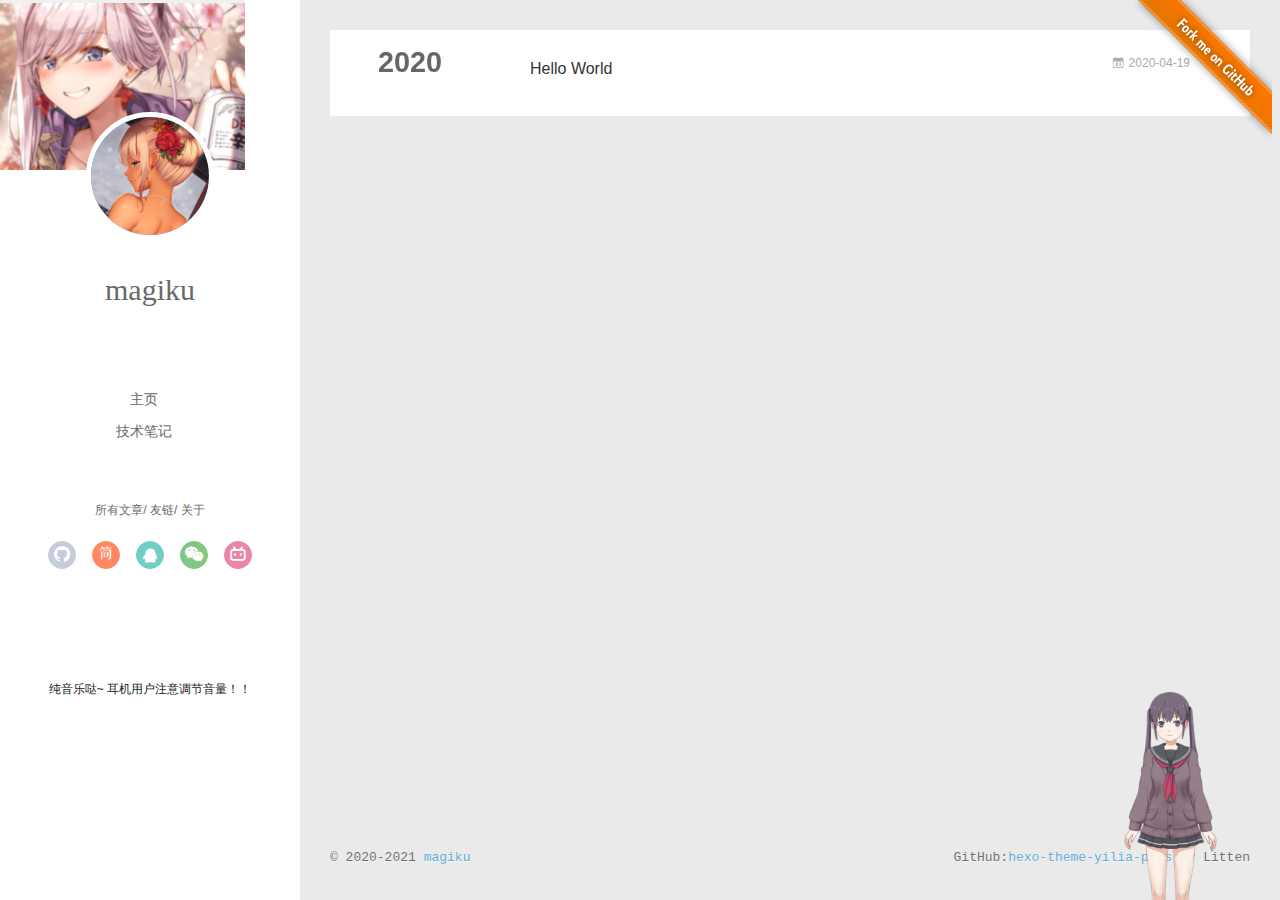
<file: archives/2020/04/index.html>
<!DOCTYPE html>
<html>
<head>
  <meta charset="utf-8">
  
  <meta name="renderer" content="webkit">
  <meta http-equiv="X-UA-Compatible" content="IE=edge" >
  <link rel="dns-prefetch" href="http://magiku.github.io">
  <title>Archives: 2020/4 | Magiku</title>
  <meta name="generator" content="hexo-theme-yilia-plus">
  <meta name="viewport" content="width=device-width, initial-scale=1, maximum-scale=1">
  
  <meta name="description" content="本站内嵌了网易云播放器，播放时请调低音量，避免耳膜受损。本站是我个人的展示网站，由于是静态网站，更新的话比较麻烦，所以大概不会在这更新博客。">
<meta property="og:type" content="website">
<meta property="og:title" content="Magiku">
<meta property="og:url" content="http://magiku.github.io/archives/2020/04/index.html">
<meta property="og:site_name" content="Magiku">
<meta property="og:description" content="本站内嵌了网易云播放器，播放时请调低音量，避免耳膜受损。本站是我个人的展示网站，由于是静态网站，更新的话比较麻烦，所以大概不会在这更新博客。">
<meta property="og:locale" content="zh_CN">
<meta property="article:author" content="magiku">
<meta name="twitter:card" content="summary">
  
    <link rel="alternative" href="/atom.xml" title="Magiku" type="application/atom+xml">
  
  
    <link rel="icon" href="/favicon.ico">
  
  
    <link rel="apple-touch-icon" href="/apple-touch-icon-180x180.png">
  
  <link rel="stylesheet" type="text/css" href="/./main.a5fda8.css">
  <style type="text/css">
    
    #container.show {
      background: linear-gradient(200deg,#a0cfe4,#e8c37e);
    }
  </style>
  

  

  
    
 	  <script src="/lib/clickLove.js"></script>
  
  


  

</head>

<body>
  <div id="container" q-class="show:isCtnShow">
    <canvas id="anm-canvas" class="anm-canvas"></canvas>
    <div class="left-col" q-class="show:isShow">
      


<div class="overlay" style="background: #4d4d4d;background: url('/img/bg.png') no-repeat ;"></div>
<div class="intrude-less">
	<header id="header" class="inner">
		<a href="/" class="profilepic">
			<img src="/img/magiku.png" class="js-avatar">
		</a>
		<hgroup>
			<h1 class="header-author"><a href="/">magiku</a></h1>
		</hgroup>
		

		<nav class="header-menu">
			<ul>
			
				<li><a href="/" target="_blank">主页</a></li>
			
				<li><a href="https://www.jianshu.com/u/f45e8076fb24" target="_blank">技术笔记</a></li>
			
			</ul>
		</nav>
		<nav class="header-smart-menu">
			
				
					<a q-on="click: openSlider(e, 'innerArchive')" href="javascript:void(0)">所有文章</a>
				
			
				
					<a q-on="click: openSlider(e, 'friends')" href="javascript:void(0)">友链</a>
				
			
				
					<a q-on="click: openSlider(e, 'aboutme')" href="javascript:void(0)">关于</a>
				
			
		</nav>
		<nav class="header-nav">
			<div class="social">
				
					<a class="github" href="https://github.com/magiku" title="GitHub" target="_blank"><i class="icon-github"></i></a>
				
					<a class="jianshu" href="https://www.jianshu.com/u/f45e8076fb24" title="简书" target="_blank"><i class="icon-jianshu"></i></a>
				
					<a class="qq" href="/img/3249997566.jpg" title="QQ" target="_blank"><i class="icon-qq"></i></a>
				
					<a class="weixin" href="/img/weixin.png" title="微信" target="_blank"><i class="icon-weixin"></i></a>
				
					<a class="bilibili" href="/img/bilibili.jpg" title="哔哩哔哩" target="_blank"><i class="icon-bilibili"></i></a>
				
			</div>
		
			
			
			
			
			<div>
				<iframe frameborder="no" border="0" marginwidth="0" marginheight="0" width="240" height="86" src="//music.163.com/outchain/player?type=2&id=426194033&auto=0&height=66"></iframe>
			</div>
			
				
				<p style="font-size: 12px;">纯音乐哒~ 耳机用户注意调节音量！！<p>
			
		
		</nav>
	</header>		
</div>

    </div>
    <div class="mid-col" q-class="show:isShow,hide:isShow|isFalse">
      
      
      <a class="forkMe" style="position:absolute;z-index:999;top:0;right:0.5em;" 
        href="https://github.com/magiku" target="_blank">
        <img src="/img/forkme.png"
          class="attachment-full size-full" alt="Fork me on GitHub" data-recalc-dims="1"></a>
      
      
<nav id="mobile-nav">
  	<div class="overlay js-overlay" style="background: #4d4d4d"></div>
	<div class="btnctn js-mobile-btnctn">
  		<div class="slider-trigger list" q-on="click: openSlider(e)"><i class="icon icon-sort"></i></div>
	</div>
	<div class="intrude-less">
		<header id="header" class="inner">
			<div class="profilepic">
				<a href="/">
					<img src="/img/magiku.png" class="js-avatar">
				</a>
			</div>
			<hgroup>
			  <h1 class="header-author js-header-author">magiku</h1>
			</hgroup>
			
			
			
				
			
				
			
			
			
			<nav class="header-nav">
				<div class="social">
					
						<a class="github" target="_blank" href="https://github.com/magiku" title="GitHub"><i class="icon-github"></i></a>
			        
						<a class="jianshu" target="_blank" href="https://www.jianshu.com/u/f45e8076fb24" title="简书"><i class="icon-jianshu"></i></a>
			        
						<a class="qq" target="_blank" href="/img/3249997566.jpg" title="QQ"><i class="icon-qq"></i></a>
			        
						<a class="weixin" target="_blank" href="/img/weixin.png" title="微信"><i class="icon-weixin"></i></a>
			        
						<a class="bilibili" target="_blank" href="/img/bilibili.jpg" title="哔哩哔哩"><i class="icon-bilibili"></i></a>
			        
				</div>
			</nav>

			<nav class="header-menu js-header-menu">
				<ul style="width: 50%">
				
				
					<li style="width: 50%"><a href="/">主页</a></li>
		        
					<li style="width: 50%"><a href="https://www.jianshu.com/u/f45e8076fb24" target="_blank" rel="noopener">技术笔记</a></li>
		        
				</ul>
			</nav>
		</header>				
	</div>
	<div class="mobile-mask" style="display:none" q-show="isShow"></div>
</nav>

      <div id="wrapper" class="body-wrap">
        <div class="menu-l">
          <div class="canvas-wrap">
            <canvas data-colors="#eaeaea" data-sectionHeight="100" data-contentId="js-content" id="myCanvas1"
              class="anm-canvas"></canvas>
          </div>
          <div id="js-content" class="content-ll">
            
  
  
    
    
      
      
      <section class="archives-wrap">
        <div class="archive-year-wrap">
          <a href="/archives/2020" class="archive-year">2020</a>
        </div>
        <div class="archives">
    
    <article class="archive-article archive-type-post">
  <div class="archive-article-inner">
    <header class="archive-article-header">
      	<div class="article-meta">
	      	
<a href="/2020/04/19/hello-world/" class="archive-article-date">
        <time datetime="2020-04-19T11:07:39.056Z" itemprop="datePublished"><i class="icon-calendar icon"></i>2020-04-19</time>
</a>

        </div>
    	 
  
    <h1 itemprop="name">
	
	  <a class="archive-article-title" href="/2020/04/19/hello-world/" target="_blank">Hello World</a>
  
    </h1>
  


        <div class="article-info info-on-right">
          
          

        </div>
        <div class="clearfix"></div>
    </header>
  </div>
</article>
  
  
    </div></section>
  

    


          </div>
        </div>
      </div>
      <footer id="footer">
  <div class="outer">
    <div id="footer-info">
    	<div class="footer-left">
    		&copy; 2020-2021 <a href="http://magiku.github.io/" target="_blank">magiku</a>
    	</div>
      	<div class="footer-right">
			
			
      		GitHub:<a href="https://github.com/JoeyBling/hexo-theme-yilia-plus" target="_blank">hexo-theme-yilia-plus</a> by Litten
      	</div>
    </div>
  </div>
  
  
	<script src="/lib/busuanzi.pure.js"></script>
	
  
  
	
	<span id="busuanzi_container_site_pv" style="display:none">
		本站总访问量<span id="busuanzi_value_site_pv"></span>次	
	        <span class="post-meta-divider" >|</span>
	</span>
  	<span id="busuanzi_container_site_uv" style='display:none'>
  		本站访客数<span id="busuanzi_value_site_uv"></span>人
  	</span>
  
</footer>

    </div>
    <script>
	var yiliaConfig = {
		mathjax: false,
		isHome: false,
		isPost: false,
		isArchive: true,
		isTag: false,
		isCategory: false,
		open_in_new: true,
		toc_hide_index: true,
		root: "/",
		innerArchive: true,
		showTags: true
	}
</script>

<script>!function(r){function e(t){if(i[t])return i[t].exports;var n=i[t]={exports:{},id:t,loaded:!1};return r[t].call(n.exports,n,n.exports,e),n.loaded=!0,n.exports}var i={};e.m=r,e.c=i,e.p="./",e(0)}([function(t,n,r){r(208),t.exports=r(205)},function(t,n,r){var d=r(3),y=r(46),g=r(26),b=r(27),x=r(47),m="prototype",S=function(t,n,r){var e,i,o,u,c=t&S.F,f=t&S.G,a=t&S.S,s=t&S.P,l=t&S.B,h=f?d:a?d[n]||(d[n]={}):(d[n]||{})[m],v=f?y:y[n]||(y[n]={}),p=v[m]||(v[m]={});for(e in f&&(r=n),r)o=((i=!c&&h&&void 0!==h[e])?h:r)[e],u=l&&i?x(o,d):s&&"function"==typeof o?x(Function.call,o):o,h&&b(h,e,o,t&S.U),v[e]!=o&&g(v,e,u),s&&p[e]!=o&&(p[e]=o)};d.core=y,S.F=1,S.G=2,S.S=4,S.P=8,S.B=16,S.W=32,S.U=64,S.R=128,t.exports=S},function(t,n,r){var e=r(5);t.exports=function(t){if(!e(t))throw TypeError(t+" is not an object!");return t}},function(t,n){var r=t.exports="undefined"!=typeof window&&window.Math==Math?window:"undefined"!=typeof self&&self.Math==Math?self:Function("return this")();"number"==typeof __g&&(__g=r)},function(t,n){t.exports=function(t){try{return!!t()}catch(t){return!0}}},function(t,n){t.exports=function(t){return"object"==typeof t?null!==t:"function"==typeof t}},function(t,n){var r=t.exports="undefined"!=typeof window&&window.Math==Math?window:"undefined"!=typeof self&&self.Math==Math?self:Function("return this")();"number"==typeof __g&&(__g=r)},function(t,n,r){var e=r(118)("wks"),i=r(79),o=r(3).Symbol,u="function"==typeof o;(t.exports=function(t){return e[t]||(e[t]=u&&o[t]||(u?o:i)("Symbol."+t))}).store=e},function(t,n,r){var e=r(49),i=Math.min;t.exports=function(t){return 0<t?i(e(t),9007199254740991):0}},function(t,n){var r={}.hasOwnProperty;t.exports=function(t,n){return r.call(t,n)}},function(t,n,r){t.exports=!r(4)(function(){return 7!=Object.defineProperty({},"a",{get:function(){return 7}}).a})},function(t,n,r){var e=r(2),i=r(174),o=r(53),u=Object.defineProperty;n.f=r(10)?Object.defineProperty:function(t,n,r){if(e(t),n=o(n,!0),e(r),i)try{return u(t,n,r)}catch(t){}if("get"in r||"set"in r)throw TypeError("Accessors not supported!");return"value"in r&&(t[n]=r.value),t}},function(t,n,r){t.exports=!r(20)(function(){return 7!=Object.defineProperty({},"a",{get:function(){return 7}}).a})},function(t,n,r){var e=r(14),i=r(24);t.exports=r(12)?function(t,n,r){return e.f(t,n,i(1,r))}:function(t,n,r){return t[n]=r,t}},function(t,n,r){var e=r(22),i=r(60),o=r(42),u=Object.defineProperty;n.f=r(12)?Object.defineProperty:function(t,n,r){if(e(t),n=o(n,!0),e(r),i)try{return u(t,n,r)}catch(t){}if("get"in r||"set"in r)throw TypeError("Accessors not supported!");return"value"in r&&(t[n]=r.value),t}},function(t,n,r){var e=r(96),i=r(34);t.exports=function(t){return e(i(t))}},function(t,n,r){var e=r(40)("wks"),i=r(25),o=r(6).Symbol,u="function"==typeof o;(t.exports=function(t){return e[t]||(e[t]=u&&o[t]||(u?o:i)("Symbol."+t))}).store=e},function(t,n,r){var e=r(51);t.exports=function(t){return Object(e(t))}},function(t,n){t.exports=function(t){return"object"==typeof t?null!==t:"function"==typeof t}},function(t,n){var r=t.exports={version:"2.6.9"};"number"==typeof __e&&(__e=r)},function(t,n){t.exports=function(t){try{return!!t()}catch(t){return!0}}},function(t,n){t.exports=function(t){if("function"!=typeof t)throw TypeError(t+" is not a function!");return t}},function(t,n,r){var e=r(18);t.exports=function(t){if(!e(t))throw TypeError(t+" is not an object!");return t}},function(t,n){t.exports=!0},function(t,n){t.exports=function(t,n){return{enumerable:!(1&t),configurable:!(2&t),writable:!(4&t),value:n}}},function(t,n){var r=0,e=Math.random();t.exports=function(t){return"Symbol(".concat(void 0===t?"":t,")_",(++r+e).toString(36))}},function(t,n,r){var e=r(11),i=r(75);t.exports=r(10)?function(t,n,r){return e.f(t,n,i(1,r))}:function(t,n,r){return t[n]=r,t}},function(t,n,r){var o=r(3),u=r(26),c=r(30),f=r(79)("src"),e=r(219),i="toString",a=(""+e).split(i);r(46).inspectSource=function(t){return e.call(t)},(t.exports=function(t,n,r,e){var i="function"==typeof r;i&&(c(r,"name")||u(r,"name",n)),t[n]!==r&&(i&&(c(r,f)||u(r,f,t[n]?""+t[n]:a.join(String(n)))),t===o?t[n]=r:e?t[n]?t[n]=r:u(t,n,r):(delete t[n],u(t,n,r)))})(Function.prototype,i,function(){return"function"==typeof this&&this[f]||e.call(this)})},function(t,n,r){var e=r(1),i=r(4),u=r(51),c=/"/g,o=function(t,n,r,e){var i=String(u(t)),o="<"+n;return""!==r&&(o+=" "+r+'="'+String(e).replace(c,"&quot;")+'"'),o+">"+i+"</"+n+">"};t.exports=function(n,t){var r={};r[n]=t(o),e(e.P+e.F*i(function(){var t=""[n]('"');return t!==t.toLowerCase()||3<t.split('"').length}),"String",r)}},function(t,n,r){var e=r(65),i=r(35);t.exports=Object.keys||function(t){return e(t,i)}},function(t,n){var r={}.hasOwnProperty;t.exports=function(t,n){return r.call(t,n)}},function(t,n,r){var e=r(117),i=r(75),o=r(33),u=r(53),c=r(30),f=r(174),a=Object.getOwnPropertyDescriptor;n.f=r(10)?a:function(t,n){if(t=o(t),n=u(n,!0),f)try{return a(t,n)}catch(t){}if(c(t,n))return i(!e.f.call(t,n),t[n])}},function(t,n,r){var e=r(30),i=r(17),o=r(154)("IE_PROTO"),u=Object.prototype;t.exports=Object.getPrototypeOf||function(t){return t=i(t),e(t,o)?t[o]:"function"==typeof t.constructor&&t instanceof t.constructor?t.constructor.prototype:t instanceof Object?u:null}},function(t,n,r){var e=r(116),i=r(51);t.exports=function(t){return e(i(t))}},function(t,n){t.exports=function(t){if(null==t)throw TypeError("Can't call method on  "+t);return t}},function(t,n){t.exports="constructor,hasOwnProperty,isPrototypeOf,propertyIsEnumerable,toLocaleString,toString,valueOf".split(",")},function(t,n){t.exports={}},function(t,n){n.f={}.propertyIsEnumerable},function(t,n,r){var e=r(14).f,i=r(9),o=r(16)("toStringTag");t.exports=function(t,n,r){t&&!i(t=r?t:t.prototype,o)&&e(t,o,{configurable:!0,value:n})}},function(t,n,r){var e=r(40)("keys"),i=r(25);t.exports=function(t){return e[t]||(e[t]=i(t))}},function(t,n,r){var e=r(19),i=r(6),o="__core-js_shared__",u=i[o]||(i[o]={});(t.exports=function(t,n){return u[t]||(u[t]=void 0!==n?n:{})})("versions",[]).push({version:e.version,mode:r(23)?"pure":"global",copyright:"© 2019 Denis Pushkarev (zloirock.ru)"})},function(t,n){var r=Math.ceil,e=Math.floor;t.exports=function(t){return isNaN(t=+t)?0:(0<t?e:r)(t)}},function(t,n,r){var i=r(18);t.exports=function(t,n){if(!i(t))return t;var r,e;if(n&&"function"==typeof(r=t.toString)&&!i(e=r.call(t)))return e;if("function"==typeof(r=t.valueOf)&&!i(e=r.call(t)))return e;if(!n&&"function"==typeof(r=t.toString)&&!i(e=r.call(t)))return e;throw TypeError("Can't convert object to primitive value")}},function(t,n,r){var e=r(6),i=r(19),o=r(23),u=r(44),c=r(14).f;t.exports=function(t){var n=i.Symbol||(i.Symbol=o?{}:e.Symbol||{});"_"==t.charAt(0)||t in n||c(n,t,{value:u.f(t)})}},function(t,n,r){n.f=r(16)},function(t,n){var r={}.toString;t.exports=function(t){return r.call(t).slice(8,-1)}},function(t,n){var r=t.exports={version:"2.6.9"};"number"==typeof __e&&(__e=r)},function(t,n,r){var o=r(21);t.exports=function(e,i,t){if(o(e),void 0===i)return e;switch(t){case 1:return function(t){return e.call(i,t)};case 2:return function(t,n){return e.call(i,t,n)};case 3:return function(t,n,r){return e.call(i,t,n,r)}}return function(){return e.apply(i,arguments)}}},function(t,n,r){"use strict";var e=r(4);t.exports=function(t,n){return!!t&&e(function(){n?t.call(null,function(){},1):t.call(null)})}},function(t,n){var r=Math.ceil,e=Math.floor;t.exports=function(t){return isNaN(t=+t)?0:(0<t?e:r)(t)}},function(t,n,r){var x=r(47),m=r(116),S=r(17),w=r(8),e=r(138);t.exports=function(l,t){var h=1==l,v=2==l,p=3==l,d=4==l,y=6==l,g=5==l||y,b=t||e;return function(t,n,r){for(var e,i,o=S(t),u=m(o),c=x(n,r,3),f=w(u.length),a=0,s=h?b(t,f):v?b(t,0):void 0;a<f;a++)if((g||a in u)&&(i=c(e=u[a],a,o),l))if(h)s[a]=i;else if(i)switch(l){case 3:return!0;case 5:return e;case 6:return a;case 2:s.push(e)}else if(d)return!1;return y?-1:p||d?d:s}}},function(t,n){t.exports=function(t){if(null==t)throw TypeError("Can't call method on  "+t);return t}},function(t,n,r){var i=r(1),o=r(46),u=r(4);t.exports=function(t,n){var r=(o.Object||{})[t]||Object[t],e={};e[t]=n(r),i(i.S+i.F*u(function(){r(1)}),"Object",e)}},function(t,n,r){var i=r(5);t.exports=function(t,n){if(!i(t))return t;var r,e;if(n&&"function"==typeof(r=t.toString)&&!i(e=r.call(t)))return e;if("function"==typeof(r=t.valueOf)&&!i(e=r.call(t)))return e;if(!n&&"function"==typeof(r=t.toString)&&!i(e=r.call(t)))return e;throw TypeError("Can't convert object to primitive value")}},function(t,n,r){var d=r(6),y=r(19),g=r(93),b=r(13),x=r(9),m="prototype",S=function(t,n,r){var e,i,o,u=t&S.F,c=t&S.G,f=t&S.S,a=t&S.P,s=t&S.B,l=t&S.W,h=c?y:y[n]||(y[n]={}),v=h[m],p=c?d:f?d[n]:(d[n]||{})[m];for(e in c&&(r=n),r)(i=!u&&p&&void 0!==p[e])&&x(h,e)||(o=i?p[e]:r[e],h[e]=c&&"function"!=typeof p[e]?r[e]:s&&i?g(o,d):l&&p[e]==o?function(e){var t=function(t,n,r){if(this instanceof e){switch(arguments.length){case 0:return new e;case 1:return new e(t);case 2:return new e(t,n)}return new e(t,n,r)}return e.apply(this,arguments)};return t[m]=e[m],t}(o):a&&"function"==typeof o?g(Function.call,o):o,a&&((h.virtual||(h.virtual={}))[e]=o,t&S.R&&v&&!v[e]&&b(v,e,o)))};S.F=1,S.G=2,S.S=4,S.P=8,S.B=16,S.W=32,S.U=64,S.R=128,t.exports=S},function(t,n,r){var e=r(34);t.exports=function(t){return Object(e(t))}},function(t,n,r){var o=r(196),e=r(1),i=r(118)("metadata"),u=i.store||(i.store=new(r(200))),c=function(t,n,r){var e=u.get(t);if(!e){if(!r)return;u.set(t,e=new o)}var i=e.get(n);if(!i){if(!r)return;e.set(n,i=new o)}return i};t.exports={store:u,map:c,has:function(t,n,r){var e=c(n,r,!1);return void 0!==e&&e.has(t)},get:function(t,n,r){var e=c(n,r,!1);return void 0===e?void 0:e.get(t)},set:function(t,n,r,e){c(r,e,!0).set(t,n)},keys:function(t,n){var r=c(t,n,!1),e=[];return r&&r.forEach(function(t,n){e.push(n)}),e},key:function(t){return void 0===t||"symbol"==typeof t?t:String(t)},exp:function(t){e(e.S,"Reflect",t)}}},function(t,n,r){"use strict";if(r(10)){var g=r(68),b=r(3),x=r(4),m=r(1),S=r(132),e=r(159),h=r(47),w=r(70),i=r(75),_=r(26),o=r(76),u=r(49),O=r(8),E=r(194),c=r(78),f=r(53),a=r(30),M=r(81),P=r(5),v=r(17),p=r(145),j=r(72),F=r(32),A=r(73).f,d=r(161),s=r(79),l=r(7),y=r(50),I=r(120),L=r(119),N=r(162),T=r(82),k=r(125),R=r(77),C=r(137),D=r(166),G=r(11),W=r(31),U=G.f,V=W.f,B=b.RangeError,q=b.TypeError,z=b.Uint8Array,K="ArrayBuffer",H="Shared"+K,J="BYTES_PER_ELEMENT",$="prototype",Y=Array[$],X=e.ArrayBuffer,Q=e.DataView,Z=y(0),tt=y(2),nt=y(3),rt=y(4),et=y(5),it=y(6),ot=I(!0),ut=I(!1),ct=N.values,ft=N.keys,at=N.entries,st=Y.lastIndexOf,lt=Y.reduce,ht=Y.reduceRight,vt=Y.join,pt=Y.sort,dt=Y.slice,yt=Y.toString,gt=Y.toLocaleString,bt=l("iterator"),xt=l("toStringTag"),mt=s("typed_constructor"),St=s("def_constructor"),wt=S.CONSTR,_t=S.TYPED,Ot=S.VIEW,Et="Wrong length!",Mt=y(1,function(t,n){return It(L(t,t[St]),n)}),Pt=x(function(){return 1===new z(new Uint16Array([1]).buffer)[0]}),jt=!!z&&!!z[$].set&&x(function(){new z(1).set({})}),Ft=function(t,n){var r=u(t);if(r<0||r%n)throw B("Wrong offset!");return r},At=function(t){if(P(t)&&_t in t)return t;throw q(t+" is not a typed array!")},It=function(t,n){if(!(P(t)&&mt in t))throw q("It is not a typed array constructor!");return new t(n)},Lt=function(t,n){return Nt(L(t,t[St]),n)},Nt=function(t,n){for(var r=0,e=n.length,i=It(t,e);r<e;)i[r]=n[r++];return i},Tt=function(t,n,r){U(t,n,{get:function(){return this._d[r]}})},kt=function(t){var n,r,e,i,o,u,c=v(t),f=arguments.length,a=1<f?arguments[1]:void 0,s=void 0!==a,l=d(c);if(null!=l&&!p(l)){for(u=l.call(c),e=[],n=0;!(o=u.next()).done;n++)e.push(o.value);c=e}for(s&&2<f&&(a=h(a,arguments[2],2)),n=0,r=O(c.length),i=It(this,r);n<r;n++)i[n]=s?a(c[n],n):c[n];return i},Rt=function(){for(var t=0,n=arguments.length,r=It(this,n);t<n;)r[t]=arguments[t++];return r},Ct=!!z&&x(function(){gt.call(new z(1))}),Dt=function(){return gt.apply(Ct?dt.call(At(this)):At(this),arguments)},Gt={copyWithin:function(t,n){return D.call(At(this),t,n,2<arguments.length?arguments[2]:void 0)},every:function(t){return rt(At(this),t,1<arguments.length?arguments[1]:void 0)},fill:function(t){return C.apply(At(this),arguments)},filter:function(t){return Lt(this,tt(At(this),t,1<arguments.length?arguments[1]:void 0))},find:function(t){return et(At(this),t,1<arguments.length?arguments[1]:void 0)},findIndex:function(t){return it(At(this),t,1<arguments.length?arguments[1]:void 0)},forEach:function(t){Z(At(this),t,1<arguments.length?arguments[1]:void 0)},indexOf:function(t){return ut(At(this),t,1<arguments.length?arguments[1]:void 0)},includes:function(t){return ot(At(this),t,1<arguments.length?arguments[1]:void 0)},join:function(t){return vt.apply(At(this),arguments)},lastIndexOf:function(t){return st.apply(At(this),arguments)},map:function(t){return Mt(At(this),t,1<arguments.length?arguments[1]:void 0)},reduce:function(t){return lt.apply(At(this),arguments)},reduceRight:function(t){return ht.apply(At(this),arguments)},reverse:function(){for(var t,n=this,r=At(n).length,e=Math.floor(r/2),i=0;i<e;)t=n[i],n[i++]=n[--r],n[r]=t;return n},some:function(t){return nt(At(this),t,1<arguments.length?arguments[1]:void 0)},sort:function(t){return pt.call(At(this),t)},subarray:function(t,n){var r=At(this),e=r.length,i=c(t,e);return new(L(r,r[St]))(r.buffer,r.byteOffset+i*r.BYTES_PER_ELEMENT,O((void 0===n?e:c(n,e))-i))}},Wt=function(t,n){return Lt(this,dt.call(At(this),t,n))},Ut=function(t){At(this);var n=Ft(arguments[1],1),r=this.length,e=v(t),i=O(e.length),o=0;if(r<i+n)throw B(Et);for(;o<i;)this[n+o]=e[o++]},Vt={entries:function(){return at.call(At(this))},keys:function(){return ft.call(At(this))},values:function(){return ct.call(At(this))}},Bt=function(t,n){return P(t)&&t[_t]&&"symbol"!=typeof n&&n in t&&String(+n)==String(n)},qt=function(t,n){return Bt(t,n=f(n,!0))?i(2,t[n]):V(t,n)},zt=function(t,n,r){return!(Bt(t,n=f(n,!0))&&P(r)&&a(r,"value"))||a(r,"get")||a(r,"set")||r.configurable||a(r,"writable")&&!r.writable||a(r,"enumerable")&&!r.enumerable?U(t,n,r):(t[n]=r.value,t)};wt||(W.f=qt,G.f=zt),m(m.S+m.F*!wt,"Object",{getOwnPropertyDescriptor:qt,defineProperty:zt}),x(function(){yt.call({})})&&(yt=gt=function(){return vt.call(this)});var Kt=o({},Gt);o(Kt,Vt),_(Kt,bt,Vt.values),o(Kt,{slice:Wt,set:Ut,constructor:function(){},toString:yt,toLocaleString:Dt}),Tt(Kt,"buffer","b"),Tt(Kt,"byteOffset","o"),Tt(Kt,"byteLength","l"),Tt(Kt,"length","e"),U(Kt,xt,{get:function(){return this[_t]}}),t.exports=function(t,l,n,o){var h=t+((o=!!o)?"Clamped":"")+"Array",r="get"+t,u="set"+t,v=b[h],c=v||{},e=v&&F(v),i=!v||!S.ABV,f={},a=v&&v[$],p=function(t,i){U(t,i,{get:function(){return t=i,(n=this._d).v[r](t*l+n.o,Pt);var t,n},set:function(t){return n=i,r=t,e=this._d,o&&(r=(r=Math.round(r))<0?0:255<r?255:255&r),void e.v[u](n*l+e.o,r,Pt);var n,r,e},enumerable:!0})};i?(v=n(function(t,n,r,e){w(t,v,h,"_d");var i,o,u,c,f=0,a=0;if(P(n)){if(!(n instanceof X||(c=M(n))==K||c==H))return _t in n?Nt(v,n):kt.call(v,n);i=n,a=Ft(r,l);var s=n.byteLength;if(void 0===e){if(s%l)throw B(Et);if((o=s-a)<0)throw B(Et)}else if(s<(o=O(e)*l)+a)throw B(Et);u=o/l}else u=E(n),i=new X(o=u*l);for(_(t,"_d",{b:i,o:a,l:o,e:u,v:new Q(i)});f<u;)p(t,f++)}),a=v[$]=j(Kt),_(a,"constructor",v)):x(function(){v(1)})&&x(function(){new v(-1)})&&k(function(t){new v,new v(null),new v(1.5),new v(t)},!0)||(v=n(function(t,n,r,e){var i;return w(t,v,h),P(n)?n instanceof X||(i=M(n))==K||i==H?void 0!==e?new c(n,Ft(r,l),e):void 0!==r?new c(n,Ft(r,l)):new c(n):_t in n?Nt(v,n):kt.call(v,n):new c(E(n))}),Z(e!==Function.prototype?A(c).concat(A(e)):A(c),function(t){t in v||_(v,t,c[t])}),v[$]=a,g||(a.constructor=v));var s=a[bt],d=!!s&&("values"==s.name||null==s.name),y=Vt.values;_(v,mt,!0),_(a,_t,h),_(a,Ot,!0),_(a,St,v),(o?new v(1)[xt]==h:xt in a)||U(a,xt,{get:function(){return h}}),f[h]=v,m(m.G+m.W+m.F*(v!=c),f),m(m.S,h,{BYTES_PER_ELEMENT:l}),m(m.S+m.F*x(function(){c.of.call(v,1)}),h,{from:kt,of:Rt}),J in a||_(a,J,l),m(m.P,h,Gt),R(h),m(m.P+m.F*jt,h,{set:Ut}),m(m.P+m.F*!d,h,Vt),g||a.toString==yt||(a.toString=yt),m(m.P+m.F*x(function(){new v(1).slice()}),h,{slice:Wt}),m(m.P+m.F*(x(function(){return[1,2].toLocaleString()!=new v([1,2]).toLocaleString()})||!x(function(){a.toLocaleString.call([1,2])})),h,{toLocaleString:Dt}),T[h]=d?s:y,g||d||_(a,bt,y)}}else t.exports=function(){}},function(t,n){var r={}.toString;t.exports=function(t){return r.call(t).slice(8,-1)}},function(t,n,r){var e=r(18),i=r(6).document,o=e(i)&&e(i.createElement);t.exports=function(t){return o?i.createElement(t):{}}},function(t,n,r){t.exports=!r(12)&&!r(20)(function(){return 7!=Object.defineProperty(r(59)("div"),"a",{get:function(){return 7}}).a})},function(t,n,r){"use strict";var x=r(23),m=r(54),S=r(66),w=r(13),_=r(36),O=r(98),E=r(38),M=r(104),P=r(16)("iterator"),j=!([].keys&&"next"in[].keys()),F="values",A=function(){return this};t.exports=function(t,n,r,e,i,o,u){O(r,n,e);var c,f,a,s=function(t){if(!j&&t in p)return p[t];switch(t){case"keys":case F:return function(){return new r(this,t)}}return function(){return new r(this,t)}},l=n+" Iterator",h=i==F,v=!1,p=t.prototype,d=p[P]||p["@@iterator"]||i&&p[i],y=d||s(i),g=i?h?s("entries"):y:void 0,b="Array"==n&&p.entries||d;if(b&&((a=M(b.call(new t)))!==Object.prototype&&a.next&&(E(a,l,!0),x||"function"==typeof a[P]||w(a,P,A))),h&&d&&d.name!==F&&(v=!0,y=function(){return d.call(this)}),x&&!u||!j&&!v&&p[P]||w(p,P,y),_[n]=y,_[l]=A,i)if(c={values:h?y:s(F),keys:o?y:s("keys"),entries:g},u)for(f in c)f in p||S(p,f,c[f]);else m(m.P+m.F*(j||v),n,c);return c}},function(t,n,e){var i=e(22),o=e(101),u=e(35),c=e(39)("IE_PROTO"),f=function(){},a="prototype",s=function(){var t,n=e(59)("iframe"),r=u.length;for(n.style.display="none",e(95).appendChild(n),n.src="javascript:",(t=n.contentWindow.document).open(),t.write("<script>document.F=Object<\/script>"),t.close(),s=t.F;r--;)delete s[a][u[r]];return s()};t.exports=Object.create||function(t,n){var r;return null!==t?(f[a]=i(t),r=new f,f[a]=null,r[c]=t):r=s(),void 0===n?r:o(r,n)}},function(t,n,r){var e=r(65),i=r(35).concat("length","prototype");n.f=Object.getOwnPropertyNames||function(t){return e(t,i)}},function(t,n){n.f=Object.getOwnPropertySymbols},function(t,n,r){var u=r(9),c=r(15),f=r(92)(!1),a=r(39)("IE_PROTO");t.exports=function(t,n){var r,e=c(t),i=0,o=[];for(r in e)r!=a&&u(e,r)&&o.push(r);for(;n.length>i;)u(e,r=n[i++])&&(~f(o,r)||o.push(r));return o}},function(t,n,r){t.exports=r(13)},function(t,n,r){var e=r(7)("unscopables"),i=Array.prototype;null==i[e]&&r(26)(i,e,{}),t.exports=function(t){i[e][t]=!0}},function(t,n){t.exports=!1},function(t,n,r){var e=r(79)("meta"),i=r(5),o=r(30),u=r(11).f,c=0,f=Object.isExtensible||function(){return!0},a=!r(4)(function(){return f(Object.preventExtensions({}))}),s=function(t){u(t,e,{value:{i:"O"+ ++c,w:{}}})},l=t.exports={KEY:e,NEED:!1,fastKey:function(t,n){if(!i(t))return"symbol"==typeof t?t:("string"==typeof t?"S":"P")+t;if(!o(t,e)){if(!f(t))return"F";if(!n)return"E";s(t)}return t[e].i},getWeak:function(t,n){if(!o(t,e)){if(!f(t))return!0;if(!n)return!1;s(t)}return t[e].w},onFreeze:function(t){return a&&l.NEED&&f(t)&&!o(t,e)&&s(t),t}}},function(t,n){t.exports=function(t,n,r,e){if(!(t instanceof n)||void 0!==e&&e in t)throw TypeError(r+": incorrect invocation!");return t}},function(t,n,r){var h=r(47),v=r(177),p=r(145),d=r(2),y=r(8),g=r(161),b={},x={};(n=t.exports=function(t,n,r,e,i){var o,u,c,f,a=i?function(){return t}:g(t),s=h(r,e,n?2:1),l=0;if("function"!=typeof a)throw TypeError(t+" is not iterable!");if(p(a)){for(o=y(t.length);l<o;l++)if((f=n?s(d(u=t[l])[0],u[1]):s(t[l]))===b||f===x)return f}else for(c=a.call(t);!(u=c.next()).done;)if((f=v(c,s,u.value,n))===b||f===x)return f}).BREAK=b,n.RETURN=x},function(t,n,e){var i=e(2),o=e(183),u=e(141),c=e(154)("IE_PROTO"),f=function(){},a="prototype",s=function(){var t,n=e(140)("iframe"),r=u.length;for(n.style.display="none",e(143).appendChild(n),n.src="javascript:",(t=n.contentWindow.document).open(),t.write("<script>document.F=Object<\/script>"),t.close(),s=t.F;r--;)delete s[a][u[r]];return s()};t.exports=Object.create||function(t,n){var r;return null!==t?(f[a]=i(t),r=new f,f[a]=null,r[c]=t):r=s(),void 0===n?r:o(r,n)}},function(t,n,r){var e=r(185),i=r(141).concat("length","prototype");n.f=Object.getOwnPropertyNames||function(t){return e(t,i)}},function(t,n,r){var e=r(185),i=r(141);t.exports=Object.keys||function(t){return e(t,i)}},function(t,n){t.exports=function(t,n){return{enumerable:!(1&t),configurable:!(2&t),writable:!(4&t),value:n}}},function(t,n,r){var i=r(27);t.exports=function(t,n,r){for(var e in n)i(t,e,n[e],r);return t}},function(t,n,r){"use strict";var e=r(3),i=r(11),o=r(10),u=r(7)("species");t.exports=function(t){var n=e[t];o&&n&&!n[u]&&i.f(n,u,{configurable:!0,get:function(){return this}})}},function(t,n,r){var e=r(49),i=Math.max,o=Math.min;t.exports=function(t,n){return(t=e(t))<0?i(t+n,0):o(t,n)}},function(t,n){var r=0,e=Math.random();t.exports=function(t){return"Symbol(".concat(void 0===t?"":t,")_",(++r+e).toString(36))}},function(t,n,r){var e=r(5);t.exports=function(t,n){if(!e(t)||t._t!==n)throw TypeError("Incompatible receiver, "+n+" required!");return t}},function(t,n,r){var i=r(45),o=r(7)("toStringTag"),u="Arguments"==i(function(){return arguments}());t.exports=function(t){var n,r,e;return void 0===t?"Undefined":null===t?"Null":"string"==typeof(r=function(t,n){try{return t[n]}catch(t){}}(n=Object(t),o))?r:u?i(n):"Object"==(e=i(n))&&"function"==typeof n.callee?"Arguments":e}},function(t,n){t.exports={}},function(t,n,r){var e=r(11).f,i=r(30),o=r(7)("toStringTag");t.exports=function(t,n,r){t&&!i(t=r?t:t.prototype,o)&&e(t,o,{configurable:!0,value:n})}},function(t,n,r){var u=r(1),e=r(51),c=r(4),f=r(157),i="["+f+"]",o=RegExp("^"+i+i+"*"),a=RegExp(i+i+"*$"),s=function(t,n,r){var e={},i=c(function(){return!!f[t]()||"​"!="​"[t]()}),o=e[t]=i?n(l):f[t];r&&(e[r]=o),u(u.P+u.F*i,"String",e)},l=s.trim=function(t,n){return t=String(e(t)),1&n&&(t=t.replace(o,"")),2&n&&(t=t.replace(a,"")),t};t.exports=s},function(t,n,r){t.exports={default:r(88),__esModule:!0}},function(t,n,r){t.exports={default:r(89),__esModule:!0}},function(t,n,r){"use strict";function e(t){return t&&t.__esModule?t:{default:t}}n.__esModule=!0;var i=e(r(86)),o=e(r(85)),u="function"==typeof o.default&&"symbol"==typeof i.default?function(t){return typeof t}:function(t){return t&&"function"==typeof o.default&&t.constructor===o.default&&t!==o.default.prototype?"symbol":typeof t};n.default="function"==typeof o.default&&"symbol"===u(i.default)?function(t){return void 0===t?"undefined":u(t)}:function(t){return t&&"function"==typeof o.default&&t.constructor===o.default&&t!==o.default.prototype?"symbol":void 0===t?"undefined":u(t)}},function(t,n,r){r(111),r(109),r(112),r(113),t.exports=r(19).Symbol},function(t,n,r){r(110),r(114),t.exports=r(44).f("iterator")},function(t,n){t.exports=function(t){if("function"!=typeof t)throw TypeError(t+" is not a function!");return t}},function(t,n){t.exports=function(){}},function(t,n,r){var f=r(15),a=r(107),s=r(106);t.exports=function(c){return function(t,n,r){var e,i=f(t),o=a(i.length),u=s(r,o);if(c&&n!=n){for(;u<o;)if((e=i[u++])!=e)return!0}else for(;u<o;u++)if((c||u in i)&&i[u]===n)return c||u||0;return!c&&-1}}},function(t,n,r){var o=r(90);t.exports=function(e,i,t){if(o(e),void 0===i)return e;switch(t){case 1:return function(t){return e.call(i,t)};case 2:return function(t,n){return e.call(i,t,n)};case 3:return function(t,n,r){return e.call(i,t,n,r)}}return function(){return e.apply(i,arguments)}}},function(t,n,r){var c=r(29),f=r(64),a=r(37);t.exports=function(t){var n=c(t),r=f.f;if(r)for(var e,i=r(t),o=a.f,u=0;i.length>u;)o.call(t,e=i[u++])&&n.push(e);return n}},function(t,n,r){var e=r(6).document;t.exports=e&&e.documentElement},function(t,n,r){var e=r(58);t.exports=Object("z").propertyIsEnumerable(0)?Object:function(t){return"String"==e(t)?t.split(""):Object(t)}},function(t,n,r){var e=r(58);t.exports=Array.isArray||function(t){return"Array"==e(t)}},function(t,n,r){"use strict";var e=r(62),i=r(24),o=r(38),u={};r(13)(u,r(16)("iterator"),function(){return this}),t.exports=function(t,n,r){t.prototype=e(u,{next:i(1,r)}),o(t,n+" Iterator")}},function(t,n){t.exports=function(t,n){return{value:n,done:!!t}}},function(t,n,r){var e=r(25)("meta"),i=r(18),o=r(9),u=r(14).f,c=0,f=Object.isExtensible||function(){return!0},a=!r(20)(function(){return f(Object.preventExtensions({}))}),s=function(t){u(t,e,{value:{i:"O"+ ++c,w:{}}})},l=t.exports={KEY:e,NEED:!1,fastKey:function(t,n){if(!i(t))return"symbol"==typeof t?t:("string"==typeof t?"S":"P")+t;if(!o(t,e)){if(!f(t))return"F";if(!n)return"E";s(t)}return t[e].i},getWeak:function(t,n){if(!o(t,e)){if(!f(t))return!0;if(!n)return!1;s(t)}return t[e].w},onFreeze:function(t){return a&&l.NEED&&f(t)&&!o(t,e)&&s(t),t}}},function(t,n,r){var u=r(14),c=r(22),f=r(29);t.exports=r(12)?Object.defineProperties:function(t,n){c(t);for(var r,e=f(n),i=e.length,o=0;o<i;)u.f(t,r=e[o++],n[r]);return t}},function(t,n,r){var e=r(37),i=r(24),o=r(15),u=r(42),c=r(9),f=r(60),a=Object.getOwnPropertyDescriptor;n.f=r(12)?a:function(t,n){if(t=o(t),n=u(n,!0),f)try{return a(t,n)}catch(t){}if(c(t,n))return i(!e.f.call(t,n),t[n])}},function(t,n,r){var e=r(15),i=r(63).f,o={}.toString,u="object"==typeof window&&window&&Object.getOwnPropertyNames?Object.getOwnPropertyNames(window):[];t.exports.f=function(t){return u&&"[object Window]"==o.call(t)?function(t){try{return i(t)}catch(t){return u.slice()}}(t):i(e(t))}},function(t,n,r){var e=r(9),i=r(55),o=r(39)("IE_PROTO"),u=Object.prototype;t.exports=Object.getPrototypeOf||function(t){return t=i(t),e(t,o)?t[o]:"function"==typeof t.constructor&&t instanceof t.constructor?t.constructor.prototype:t instanceof Object?u:null}},function(t,n,r){var f=r(41),a=r(34);t.exports=function(c){return function(t,n){var r,e,i=String(a(t)),o=f(n),u=i.length;return o<0||u<=o?c?"":void 0:(r=i.charCodeAt(o))<55296||56319<r||o+1===u||(e=i.charCodeAt(o+1))<56320||57343<e?c?i.charAt(o):r:c?i.slice(o,o+2):e-56320+(r-55296<<10)+65536}}},function(t,n,r){var e=r(41),i=Math.max,o=Math.min;t.exports=function(t,n){return(t=e(t))<0?i(t+n,0):o(t,n)}},function(t,n,r){var e=r(41),i=Math.min;t.exports=function(t){return 0<t?i(e(t),9007199254740991):0}},function(t,n,r){"use strict";var e=r(91),i=r(99),o=r(36),u=r(15);t.exports=r(61)(Array,"Array",function(t,n){this._t=u(t),this._i=0,this._k=n},function(){var t=this._t,n=this._k,r=this._i++;return!t||r>=t.length?(this._t=void 0,i(1)):i(0,"keys"==n?r:"values"==n?t[r]:[r,t[r]])},"values"),o.Arguments=o.Array,e("keys"),e("values"),e("entries")},function(t,n){},function(t,n,r){"use strict";var e=r(105)(!0);r(61)(String,"String",function(t){this._t=String(t),this._i=0},function(){var t,n=this._t,r=this._i;return r>=n.length?{value:void 0,done:!0}:(t=e(n,r),this._i+=t.length,{value:t,done:!1})})},function(t,n,r){"use strict";var e=r(6),u=r(9),i=r(12),o=r(54),c=r(66),f=r(100).KEY,a=r(20),s=r(40),l=r(38),h=r(25),v=r(16),p=r(44),d=r(43),y=r(94),g=r(97),b=r(22),x=r(18),m=r(55),S=r(15),w=r(42),_=r(24),O=r(62),E=r(103),M=r(102),P=r(64),j=r(14),F=r(29),A=M.f,I=j.f,L=E.f,N=e.Symbol,T=e.JSON,k=T&&T.stringify,R="prototype",C=v("_hidden"),D=v("toPrimitive"),G={}.propertyIsEnumerable,W=s("symbol-registry"),U=s("symbols"),V=s("op-symbols"),B=Object[R],q="function"==typeof N&&!!P.f,z=e.QObject,K=!z||!z[R]||!z[R].findChild,H=i&&a(function(){return 7!=O(I({},"a",{get:function(){return I(this,"a",{value:7}).a}})).a})?function(t,n,r){var e=A(B,n);e&&delete B[n],I(t,n,r),e&&t!==B&&I(B,n,e)}:I,J=function(t){var n=U[t]=O(N[R]);return n._k=t,n},$=q&&"symbol"==typeof N.iterator?function(t){return"symbol"==typeof t}:function(t){return t instanceof N},Y=function(t,n,r){return t===B&&Y(V,n,r),b(t),n=w(n,!0),b(r),u(U,n)?(r.enumerable?(u(t,C)&&t[C][n]&&(t[C][n]=!1),r=O(r,{enumerable:_(0,!1)})):(u(t,C)||I(t,C,_(1,{})),t[C][n]=!0),H(t,n,r)):I(t,n,r)},X=function(t,n){b(t);for(var r,e=y(n=S(n)),i=0,o=e.length;i<o;)Y(t,r=e[i++],n[r]);return t},Q=function(t){var n=G.call(this,t=w(t,!0));return!(this===B&&u(U,t)&&!u(V,t))&&(!(n||!u(this,t)||!u(U,t)||u(this,C)&&this[C][t])||n)},Z=function(t,n){if(t=S(t),n=w(n,!0),t!==B||!u(U,n)||u(V,n)){var r=A(t,n);return!r||!u(U,n)||u(t,C)&&t[C][n]||(r.enumerable=!0),r}},tt=function(t){for(var n,r=L(S(t)),e=[],i=0;r.length>i;)u(U,n=r[i++])||n==C||n==f||e.push(n);return e},nt=function(t){for(var n,r=t===B,e=L(r?V:S(t)),i=[],o=0;e.length>o;)!u(U,n=e[o++])||r&&!u(B,n)||i.push(U[n]);return i};q||(c((N=function(){if(this instanceof N)throw TypeError("Symbol is not a constructor!");var n=h(0<arguments.length?arguments[0]:void 0),r=function(t){this===B&&r.call(V,t),u(this,C)&&u(this[C],n)&&(this[C][n]=!1),H(this,n,_(1,t))};return i&&K&&H(B,n,{configurable:!0,set:r}),J(n)})[R],"toString",function(){return this._k}),M.f=Z,j.f=Y,r(63).f=E.f=tt,r(37).f=Q,P.f=nt,i&&!r(23)&&c(B,"propertyIsEnumerable",Q,!0),p.f=function(t){return J(v(t))}),o(o.G+o.W+o.F*!q,{Symbol:N});for(var rt="hasInstance,isConcatSpreadable,iterator,match,replace,search,species,split,toPrimitive,toStringTag,unscopables".split(","),et=0;rt.length>et;)v(rt[et++]);for(var it=F(v.store),ot=0;it.length>ot;)d(it[ot++]);o(o.S+o.F*!q,"Symbol",{for:function(t){return u(W,t+="")?W[t]:W[t]=N(t)},keyFor:function(t){if(!$(t))throw TypeError(t+" is not a symbol!");for(var n in W)if(W[n]===t)return n},useSetter:function(){K=!0},useSimple:function(){K=!1}}),o(o.S+o.F*!q,"Object",{create:function(t,n){return void 0===n?O(t):X(O(t),n)},defineProperty:Y,defineProperties:X,getOwnPropertyDescriptor:Z,getOwnPropertyNames:tt,getOwnPropertySymbols:nt});var ut=a(function(){P.f(1)});o(o.S+o.F*ut,"Object",{getOwnPropertySymbols:function(t){return P.f(m(t))}}),T&&o(o.S+o.F*(!q||a(function(){var t=N();return"[null]"!=k([t])||"{}"!=k({a:t})||"{}"!=k(Object(t))})),"JSON",{stringify:function(t){for(var n,r,e=[t],i=1;arguments.length>i;)e.push(arguments[i++]);if(r=n=e[1],(x(n)||void 0!==t)&&!$(t))return g(n)||(n=function(t,n){if("function"==typeof r&&(n=r.call(this,t,n)),!$(n))return n}),e[1]=n,k.apply(T,e)}}),N[R][D]||r(13)(N[R],D,N[R].valueOf),l(N,"Symbol"),l(Math,"Math",!0),l(e.JSON,"JSON",!0)},function(t,n,r){r(43)("asyncIterator")},function(t,n,r){r(43)("observable")},function(t,n,r){r(108);for(var e=r(6),i=r(13),o=r(36),u=r(16)("toStringTag"),c="CSSRuleList,CSSStyleDeclaration,CSSValueList,ClientRectList,DOMRectList,DOMStringList,DOMTokenList,DataTransferItemList,FileList,HTMLAllCollection,HTMLCollection,HTMLFormElement,HTMLSelectElement,MediaList,MimeTypeArray,NamedNodeMap,NodeList,PaintRequestList,Plugin,PluginArray,SVGLengthList,SVGNumberList,SVGPathSegList,SVGPointList,SVGStringList,SVGTransformList,SourceBufferList,StyleSheetList,TextTrackCueList,TextTrackList,TouchList".split(","),f=0;f<c.length;f++){var a=c[f],s=e[a],l=s&&s.prototype;l&&!l[u]&&i(l,u,a),o[a]=o.Array}},function(t,n,r){"use strict";var e=r(2);t.exports=function(){var t=e(this),n="";return t.global&&(n+="g"),t.ignoreCase&&(n+="i"),t.multiline&&(n+="m"),t.unicode&&(n+="u"),t.sticky&&(n+="y"),n}},function(t,n,r){var e=r(45);t.exports=Object("z").propertyIsEnumerable(0)?Object:function(t){return"String"==e(t)?t.split(""):Object(t)}},function(t,n){n.f={}.propertyIsEnumerable},function(t,n,r){var e=r(46),i=r(3),o="__core-js_shared__",u=i[o]||(i[o]={});(t.exports=function(t,n){return u[t]||(u[t]=void 0!==n?n:{})})("versions",[]).push({version:e.version,mode:r(68)?"pure":"global",copyright:"© 2019 Denis Pushkarev (zloirock.ru)"})},function(t,n,r){var i=r(2),o=r(21),u=r(7)("species");t.exports=function(t,n){var r,e=i(t).constructor;return void 0===e||null==(r=i(e)[u])?n:o(r)}},function(t,n,r){var f=r(33),a=r(8),s=r(78);t.exports=function(c){return function(t,n,r){var e,i=f(t),o=a(i.length),u=s(r,o);if(c&&n!=n){for(;u<o;)if((e=i[u++])!=e)return!0}else for(;u<o;u++)if((c||u in i)&&i[u]===n)return c||u||0;return!c&&-1}}},function(t,n,r){"use strict";var g=r(3),b=r(1),x=r(27),m=r(76),S=r(69),w=r(71),_=r(70),O=r(5),E=r(4),M=r(125),P=r(83),j=r(144);t.exports=function(e,t,n,r,i,o){var u=g[e],c=u,f=i?"set":"add",a=c&&c.prototype,s={},l=function(t){var r=a[t];x(a,t,"delete"==t?function(t){return!(o&&!O(t))&&r.call(this,0===t?0:t)}:"has"==t?function(t){return!(o&&!O(t))&&r.call(this,0===t?0:t)}:"get"==t?function(t){return o&&!O(t)?void 0:r.call(this,0===t?0:t)}:"add"==t?function(t){return r.call(this,0===t?0:t),this}:function(t,n){return r.call(this,0===t?0:t,n),this})};if("function"==typeof c&&(o||a.forEach&&!E(function(){(new c).entries().next()}))){var h=new c,v=h[f](o?{}:-0,1)!=h,p=E(function(){h.has(1)}),d=M(function(t){new c(t)}),y=!o&&E(function(){for(var t=new c,n=5;n--;)t[f](n,n);return!t.has(-0)});d||(((c=t(function(t,n){_(t,c,e);var r=j(new u,t,c);return null!=n&&w(n,i,r[f],r),r})).prototype=a).constructor=c),(p||y)&&(l("delete"),l("has"),i&&l("get")),(y||v)&&l(f),o&&a.clear&&delete a.clear}else c=r.getConstructor(t,e,i,f),m(c.prototype,n),S.NEED=!0;return P(c,e),s[e]=c,b(b.G+b.W+b.F*(c!=u),s),o||r.setStrong(c,e,i),c}},function(t,n,r){"use strict";r(197);var s=r(27),l=r(26),h=r(4),v=r(51),p=r(7),d=r(152),y=p("species"),g=!h(function(){var t=/./;return t.exec=function(){var t=[];return t.groups={a:"7"},t},"7"!=="".replace(t,"$<a>")}),b=function(){var t=/(?:)/,n=t.exec;t.exec=function(){return n.apply(this,arguments)};var r="ab".split(t);return 2===r.length&&"a"===r[0]&&"b"===r[1]}();t.exports=function(r,t,n){var e=p(r),o=!h(function(){var t={};return t[e]=function(){return 7},7!=""[r](t)}),i=o?!h(function(){var t=!1,n=/a/;return n.exec=function(){return t=!0,null},"split"===r&&(n.constructor={},n.constructor[y]=function(){return n}),n[e](""),!t}):void 0;if(!o||!i||"replace"===r&&!g||"split"===r&&!b){var u=/./[e],c=n(v,e,""[r],function(t,n,r,e,i){return n.exec===d?o&&!i?{done:!0,value:u.call(n,r,e)}:{done:!0,value:t.call(r,n,e)}:{done:!1}}),f=c[0],a=c[1];s(String.prototype,r,f),l(RegExp.prototype,e,2==t?function(t,n){return a.call(t,this,n)}:function(t){return a.call(t,this)})}}},function(t,n,r){var e=r(45);t.exports=Array.isArray||function(t){return"Array"==e(t)}},function(t,n,r){var e=r(5),i=r(45),o=r(7)("match");t.exports=function(t){var n;return e(t)&&(void 0!==(n=t[o])?!!n:"RegExp"==i(t))}},function(t,n,r){var o=r(7)("iterator"),u=!1;try{var e=[7][o]();e.return=function(){u=!0},Array.from(e,function(){throw 2})}catch(t){}t.exports=function(t,n){if(!n&&!u)return!1;var r=!1;try{var e=[7],i=e[o]();i.next=function(){return{done:r=!0}},e[o]=function(){return i},t(e)}catch(t){}return r}},function(t,n,r){"use strict";t.exports=r(68)||!r(4)(function(){var t=Math.random();__defineSetter__.call(null,t,function(){}),delete r(3)[t]})},function(t,n){n.f=Object.getOwnPropertySymbols},function(t,n,r){"use strict";var i=r(81),o=RegExp.prototype.exec;t.exports=function(t,n){var r=t.exec;if("function"==typeof r){var e=r.call(t,n);if("object"!=typeof e)throw new TypeError("RegExp exec method returned something other than an Object or null");return e}if("RegExp"!==i(t))throw new TypeError("RegExp#exec called on incompatible receiver");return o.call(t,n)}},function(t,n,r){"use strict";var e=r(1),u=r(21),c=r(47),f=r(71);t.exports=function(t){e(e.S,t,{from:function(t){var n,r,e,i,o=arguments[1];return u(this),(n=void 0!==o)&&u(o),null==t?new this:(r=[],n?(e=0,i=c(o,arguments[2],2),f(t,!1,function(t){r.push(i(t,e++))})):f(t,!1,r.push,r),new this(r))}})}},function(t,n,r){"use strict";var e=r(1);t.exports=function(t){e(e.S,t,{of:function(){for(var t=arguments.length,n=new Array(t);t--;)n[t]=arguments[t];return new this(n)}})}},function(t,n,r){var f=r(49),a=r(51);t.exports=function(c){return function(t,n){var r,e,i=String(a(t)),o=f(n),u=i.length;return o<0||u<=o?c?"":void 0:(r=i.charCodeAt(o))<55296||56319<r||o+1===u||(e=i.charCodeAt(o+1))<56320||57343<e?c?i.charAt(o):r:c?i.slice(o,o+2):e-56320+(r-55296<<10)+65536}}},function(t,n,r){for(var e,i=r(3),o=r(26),u=r(79),c=u("typed_array"),f=u("view"),a=!(!i.ArrayBuffer||!i.DataView),s=a,l=0,h="Int8Array,Uint8Array,Uint8ClampedArray,Int16Array,Uint16Array,Int32Array,Uint32Array,Float32Array,Float64Array".split(",");l<9;)(e=i[h[l++]])?(o(e.prototype,c,!0),o(e.prototype,f,!0)):s=!1;t.exports={ABV:a,CONSTR:s,TYPED:c,VIEW:f}},function(t,n,r){var e=r(3).navigator;t.exports=e&&e.userAgent||""},function(t,n){"use strict";var r,e={versions:(r=window.navigator.userAgent,{trident:-1<r.indexOf("Trident"),presto:-1<r.indexOf("Presto"),webKit:-1<r.indexOf("AppleWebKit"),gecko:-1<r.indexOf("Gecko")&&-1==r.indexOf("KHTML"),mobile:!!r.match(/AppleWebKit.*Mobile.*/),ios:!!r.match(/\(i[^;]+;( U;)? CPU.+Mac OS X/),android:-1<r.indexOf("Android")||-1<r.indexOf("Linux"),iPhone:-1<r.indexOf("iPhone")||-1<r.indexOf("Mac"),iPad:-1<r.indexOf("iPad"),webApp:-1==r.indexOf("Safari"),weixin:-1==r.indexOf("MicroMessenger")})};t.exports=e},function(t,n,r){"use strict";var e,i=r(87),l=(e=i)&&e.__esModule?e:{default:e},h=function(){function n(t,n,r){return n||r?String.fromCharCode(n||r):o[t]||t}function r(t){return s[t]}var e=/&quot;|&lt;|&gt;|&amp;|&nbsp;|&apos;|&#(\d+);|&#(\d+)/g,i=/['<> "&]/g,o={"&quot;":'"',"&lt;":"<","&gt;":">","&amp;":"&","&nbsp;":" "},u=/\u00a0/g,c=/<br\s*\/?>/gi,f=/\r?\n/g,a=/\s/g,s={};for(var t in o)s[o[t]]=t;return o["&apos;"]="'",s["'"]="&#39;",{encode:function(t){return t?(""+t).replace(i,r).replace(f,"<br/>").replace(a,"&nbsp;"):""},decode:function(t){return t?(""+t).replace(c,"\n").replace(e,n).replace(u," "):""},encodeBase16:function(t){if(!t)return t;for(var n=[],r=0,e=(t+="").length;r<e;r++)n.push(t.charCodeAt(r).toString(16).toUpperCase());return n.join("")},encodeBase16forJSON:function(t){if(!t)return t;for(var n=[],r=0,e=(t=t.replace(/[\u4E00-\u9FBF]/gi,function(t){return escape(t).replace("%u","\\u")})).length;r<e;r++)n.push(t.charCodeAt(r).toString(16).toUpperCase());return n.join("")},decodeBase16:function(t){if(!t)return t;for(var n=[],r=0,e=(t+="").length;r<e;r+=2)n.push(String.fromCharCode("0x"+t.slice(r,r+2)));return n.join("")},encodeObject:function(t){if(t instanceof Array)for(var n=0,r=t.length;n<r;n++)t[n]=h.encodeObject(t[n]);else if("object"==(void 0===t?"undefined":(0,l.default)(t)))for(var e in t)t[e]=h.encodeObject(t[e]);else if("string"==typeof t)return h.encode(t);return t},loadScript:function(t){var n=document.createElement("script");document.getElementsByTagName("body")[0].appendChild(n),n.setAttribute("src",t)},addLoadEvent:function(t){var n=window.onload;"function"!=typeof window.onload?window.onload=t:window.onload=function(){n(),t()}}}}();t.exports=h},function(t,n,r){"use strict";var e=r(131)(!0);t.exports=function(t,n,r){return n+(r?e(t,n).length:1)}},function(t,n,r){"use strict";var c=r(17),f=r(78),a=r(8);t.exports=function(t){for(var n=c(this),r=a(n.length),e=arguments.length,i=f(1<e?arguments[1]:void 0,r),o=2<e?arguments[2]:void 0,u=void 0===o?r:f(o,r);i<u;)n[i++]=t;return n}},function(t,n,r){var e=r(215);t.exports=function(t,n){return new(e(t))(n)}},function(t,n,r){"use strict";var e=r(11),i=r(75);t.exports=function(t,n,r){n in t?e.f(t,n,i(0,r)):t[n]=r}},function(t,n,r){var e=r(5),i=r(3).document,o=e(i)&&e(i.createElement);t.exports=function(t){return o?i.createElement(t):{}}},function(t,n){t.exports="constructor,hasOwnProperty,isPrototypeOf,propertyIsEnumerable,toLocaleString,toString,valueOf".split(",")},function(t,n,r){var e=r(7)("match");t.exports=function(n){var r=/./;try{"/./"[n](r)}catch(t){try{return r[e]=!1,!"/./"[n](r)}catch(n){}}return!0}},function(t,n,r){var e=r(3).document;t.exports=e&&e.documentElement},function(t,n,r){var o=r(5),u=r(153).set;t.exports=function(t,n,r){var e,i=n.constructor;return i!==r&&"function"==typeof i&&(e=i.prototype)!==r.prototype&&o(e)&&u&&u(t,e),t}},function(t,n,r){var e=r(82),i=r(7)("iterator"),o=Array.prototype;t.exports=function(t){return void 0!==t&&(e.Array===t||o[i]===t)}},function(t,n,r){"use strict";var e=r(72),i=r(75),o=r(83),u={};r(26)(u,r(7)("iterator"),function(){return this}),t.exports=function(t,n,r){t.prototype=e(u,{next:i(1,r)}),o(t,n+" Iterator")}},function(t,n,r){"use strict";var x=r(68),m=r(1),S=r(27),w=r(26),_=r(82),O=r(146),E=r(83),M=r(32),P=r(7)("iterator"),j=!([].keys&&"next"in[].keys()),F="values",A=function(){return this};t.exports=function(t,n,r,e,i,o,u){O(r,n,e);var c,f,a,s=function(t){if(!j&&t in p)return p[t];switch(t){case"keys":case F:return function(){return new r(this,t)}}return function(){return new r(this,t)}},l=n+" Iterator",h=i==F,v=!1,p=t.prototype,d=p[P]||p["@@iterator"]||i&&p[i],y=d||s(i),g=i?h?s("entries"):y:void 0,b="Array"==n&&p.entries||d;if(b&&((a=M(b.call(new t)))!==Object.prototype&&a.next&&(E(a,l,!0),x||"function"==typeof a[P]||w(a,P,A))),h&&d&&d.name!==F&&(v=!0,y=function(){return d.call(this)}),x&&!u||!j&&!v&&p[P]||w(p,P,y),_[n]=y,_[l]=A,i)if(c={values:h?y:s(F),keys:o?y:s("keys"),entries:g},u)for(f in c)f in p||S(p,f,c[f]);else m(m.P+m.F*(j||v),n,c);return c}},function(t,n){var r=Math.expm1;t.exports=!r||22025.465794806718<r(10)||r(10)<22025.465794806718||-2e-17!=r(-2e-17)?function(t){return 0==(t=+t)?t:-1e-6<t&&t<1e-6?t+t*t/2:Math.exp(t)-1}:r},function(t,n){t.exports=Math.sign||function(t){return 0==(t=+t)||t!=t?t:t<0?-1:1}},function(t,n,r){var c=r(3),f=r(158).set,a=c.MutationObserver||c.WebKitMutationObserver,s=c.process,l=c.Promise,h="process"==r(45)(s);t.exports=function(){var r,e,i,t=function(){var t,n;for(h&&(t=s.domain)&&t.exit();r;){n=r.fn,r=r.next;try{n()}catch(t){throw r?i():e=void 0,t}}e=void 0,t&&t.enter()};if(h)i=function(){s.nextTick(t)};else if(!a||c.navigator&&c.navigator.standalone)if(l&&l.resolve){var n=l.resolve(void 0);i=function(){n.then(t)}}else i=function(){f.call(c,t)};else{var o=!0,u=document.createTextNode("");new a(t).observe(u,{characterData:!0}),i=function(){u.data=o=!o}}return function(t){var n={fn:t,next:void 0};e&&(e.next=n),r||(r=n,i()),e=n}}},function(t,n,r){"use strict";function e(t){var r,e;this.promise=new t(function(t,n){if(void 0!==r||void 0!==e)throw TypeError("Bad Promise constructor");r=t,e=n}),this.resolve=i(r),this.reject=i(e)}var i=r(21);t.exports.f=function(t){return new e(t)}},function(t,n,r){"use strict";var e,i,u=r(115),c=RegExp.prototype.exec,f=String.prototype.replace,o=c,a="lastIndex",s=(e=/a/,i=/b*/g,c.call(e,"a"),c.call(i,"a"),0!==e[a]||0!==i[a]),l=void 0!==/()??/.exec("")[1];(s||l)&&(o=function(t){var n,r,e,i,o=this;return l&&(r=new RegExp("^"+o.source+"$(?!\\s)",u.call(o))),s&&(n=o[a]),e=c.call(o,t),s&&e&&(o[a]=o.global?e.index+e[0].length:n),l&&e&&1<e.length&&f.call(e[0],r,function(){for(i=1;i<arguments.length-2;i++)void 0===arguments[i]&&(e[i]=void 0)}),e}),t.exports=o},function(t,n,i){var r=i(5),e=i(2),o=function(t,n){if(e(t),!r(n)&&null!==n)throw TypeError(n+": can't set as prototype!")};t.exports={set:Object.setPrototypeOf||("__proto__"in{}?function(t,r,e){try{(e=i(47)(Function.call,i(31).f(Object.prototype,"__proto__").set,2))(t,[]),r=!(t instanceof Array)}catch(t){r=!0}return function(t,n){return o(t,n),r?t.__proto__=n:e(t,n),t}}({},!1):void 0),check:o}},function(t,n,r){var e=r(118)("keys"),i=r(79);t.exports=function(t){return e[t]||(e[t]=i(t))}},function(t,n,r){var e=r(124),i=r(51);t.exports=function(t,n,r){if(e(n))throw TypeError("String#"+r+" doesn't accept regex!");return String(i(t))}},function(t,n,r){"use strict";var i=r(49),o=r(51);t.exports=function(t){var n=String(o(this)),r="",e=i(t);if(e<0||e==1/0)throw RangeError("Count can't be negative");for(;0<e;(e>>>=1)&&(n+=n))1&e&&(r+=n);return r}},function(t,n){t.exports="\t\n\v\f\r   ᠎             　\u2028\u2029\ufeff"},function(t,n,r){var e,i,o,u=r(47),c=r(175),f=r(143),a=r(140),s=r(3),l=s.process,h=s.setImmediate,v=s.clearImmediate,p=s.MessageChannel,d=s.Dispatch,y=0,g={},b="onreadystatechange",x=function(){var t=+this;if(g.hasOwnProperty(t)){var n=g[t];delete g[t],n()}},m=function(t){x.call(t.data)};h&&v||(h=function(t){for(var n=[],r=1;arguments.length>r;)n.push(arguments[r++]);return g[++y]=function(){c("function"==typeof t?t:Function(t),n)},e(y),y},v=function(t){delete g[t]},"process"==r(45)(l)?e=function(t){l.nextTick(u(x,t,1))}:d&&d.now?e=function(t){d.now(u(x,t,1))}:p?(o=(i=new p).port2,i.port1.onmessage=m,e=u(o.postMessage,o,1)):s.addEventListener&&"function"==typeof postMessage&&!s.importScripts?(e=function(t){s.postMessage(t+"","*")},s.addEventListener("message",m,!1)):e=b in a("script")?function(t){f.appendChild(a("script"))[b]=function(){f.removeChild(this),x.call(t)}}:function(t){setTimeout(u(x,t,1),0)}),t.exports={set:h,clear:v}},function(t,n,r){"use strict";function e(t,n,r){var e,i,o,u=new Array(r),c=8*r-n-1,f=(1<<c)-1,a=f>>1,s=23===n?W(2,-24)-W(2,-77):0,l=0,h=t<0||0===t&&1/t<0?1:0;for((t=G(t))!=t||t===C?(i=t!=t?1:0,e=f):(e=U(V(t)/B),t*(o=W(2,-e))<1&&(e--,o*=2),2<=(t+=1<=e+a?s/o:s*W(2,1-a))*o&&(e++,o/=2),f<=e+a?(i=0,e=f):1<=e+a?(i=(t*o-1)*W(2,n),e+=a):(i=t*W(2,a-1)*W(2,n),e=0));8<=n;u[l++]=255&i,i/=256,n-=8);for(e=e<<n|i,c+=n;0<c;u[l++]=255&e,e/=256,c-=8);return u[--l]|=128*h,u}function i(t,n,r){var e,i=8*r-n-1,o=(1<<i)-1,u=o>>1,c=i-7,f=r-1,a=t[f--],s=127&a;for(a>>=7;0<c;s=256*s+t[f],f--,c-=8);for(e=s&(1<<-c)-1,s>>=-c,c+=n;0<c;e=256*e+t[f],f--,c-=8);if(0===s)s=1-u;else{if(s===o)return e?NaN:a?-C:C;e+=W(2,n),s-=u}return(a?-1:1)*e*W(2,s-n)}function o(t){return t[3]<<24|t[2]<<16|t[1]<<8|t[0]}function u(t){return[255&t]}function c(t){return[255&t,t>>8&255]}function f(t){return[255&t,t>>8&255,t>>16&255,t>>24&255]}function a(t){return e(t,52,8)}function s(t){return e(t,23,4)}function l(t,n,r){M(t[I],n,{get:function(){return this[r]}})}function h(t,n,r,e){var i=O(+r);if(i+n>t[H])throw R(L);var o=t[K]._b,u=i+t[J],c=o.slice(u,u+n);return e?c:c.reverse()}function v(t,n,r,e,i,o){var u=O(+r);if(u+n>t[H])throw R(L);for(var c=t[K]._b,f=u+t[J],a=e(+i),s=0;s<n;s++)c[f+s]=a[o?s:n-s-1]}var p=r(3),d=r(10),y=r(68),g=r(132),b=r(26),x=r(76),m=r(4),S=r(70),w=r(49),_=r(8),O=r(194),E=r(73).f,M=r(11).f,P=r(137),j=r(83),F="ArrayBuffer",A="DataView",I="prototype",L="Wrong index!",N=p[F],T=p[A],k=p.Math,R=p.RangeError,C=p.Infinity,D=N,G=k.abs,W=k.pow,U=k.floor,V=k.log,B=k.LN2,q="byteLength",z="byteOffset",K=d?"_b":"buffer",H=d?"_l":q,J=d?"_o":z;if(g.ABV){if(!m(function(){N(1)})||!m(function(){new N(-1)})||m(function(){return new N,new N(1.5),new N(NaN),N.name!=F})){for(var $,Y=(N=function(t){return S(this,N),new D(O(t))})[I]=D[I],X=E(D),Q=0;X.length>Q;)($=X[Q++])in N||b(N,$,D[$]);y||(Y.constructor=N)}var Z=new T(new N(2)),tt=T[I].setInt8;Z.setInt8(0,2147483648),Z.setInt8(1,2147483649),!Z.getInt8(0)&&Z.getInt8(1)||x(T[I],{setInt8:function(t,n){tt.call(this,t,n<<24>>24)},setUint8:function(t,n){tt.call(this,t,n<<24>>24)}},!0)}else N=function(t){S(this,N,F);var n=O(t);this._b=P.call(new Array(n),0),this[H]=n},T=function(t,n,r){S(this,T,A),S(t,N,A);var e=t[H],i=w(n);if(i<0||e<i)throw R("Wrong offset!");if(e<i+(r=void 0===r?e-i:_(r)))throw R("Wrong length!");this[K]=t,this[J]=i,this[H]=r},d&&(l(N,q,"_l"),l(T,"buffer","_b"),l(T,q,"_l"),l(T,z,"_o")),x(T[I],{getInt8:function(t){return h(this,1,t)[0]<<24>>24},getUint8:function(t){return h(this,1,t)[0]},getInt16:function(t){var n=h(this,2,t,arguments[1]);return(n[1]<<8|n[0])<<16>>16},getUint16:function(t){var n=h(this,2,t,arguments[1]);return n[1]<<8|n[0]},getInt32:function(t){return o(h(this,4,t,arguments[1]))},getUint32:function(t){return o(h(this,4,t,arguments[1]))>>>0},getFloat32:function(t){return i(h(this,4,t,arguments[1]),23,4)},getFloat64:function(t){return i(h(this,8,t,arguments[1]),52,8)},setInt8:function(t,n){v(this,1,t,u,n)},setUint8:function(t,n){v(this,1,t,u,n)},setInt16:function(t,n){v(this,2,t,c,n,arguments[2])},setUint16:function(t,n){v(this,2,t,c,n,arguments[2])},setInt32:function(t,n){v(this,4,t,f,n,arguments[2])},setUint32:function(t,n){v(this,4,t,f,n,arguments[2])},setFloat32:function(t,n){v(this,4,t,s,n,arguments[2])},setFloat64:function(t,n){v(this,8,t,a,n,arguments[2])}});j(N,F),j(T,A),b(T[I],g.VIEW,!0),n[F]=N,n[A]=T},function(t,n,r){var e=r(3),i=r(46),o=r(68),u=r(195),c=r(11).f;t.exports=function(t){var n=i.Symbol||(i.Symbol=o?{}:e.Symbol||{});"_"==t.charAt(0)||t in n||c(n,t,{value:u.f(t)})}},function(t,n,r){var e=r(81),i=r(7)("iterator"),o=r(82);t.exports=r(46).getIteratorMethod=function(t){if(null!=t)return t[i]||t["@@iterator"]||o[e(t)]}},function(t,n,r){"use strict";var e=r(67),i=r(178),o=r(82),u=r(33);t.exports=r(147)(Array,"Array",function(t,n){this._t=u(t),this._i=0,this._k=n},function(){var t=this._t,n=this._k,r=this._i++;return!t||r>=t.length?(this._t=void 0,i(1)):i(0,"keys"==n?r:"values"==n?t[r]:[r,t[r]])},"values"),o.Arguments=o.Array,e("keys"),e("values"),e("entries")},function(t,n){t.exports=function(t,n){t.classList?t.classList.add(n):t.className+=" "+n}},function(t,n){t.exports=function(t,n){if(t.classList)t.classList.remove(n);else{var r=new RegExp("(^|\\b)"+n.split(" ").join("|")+"(\\b|$)","gi");t.className=t.className.replace(r," ")}}},function(t,n,r){var e=r(45);t.exports=function(t,n){if("number"!=typeof t&&"Number"!=e(t))throw TypeError(n);return+t}},function(t,n,r){"use strict";var a=r(17),s=r(78),l=r(8);t.exports=[].copyWithin||function(t,n){var r=a(this),e=l(r.length),i=s(t,e),o=s(n,e),u=2<arguments.length?arguments[2]:void 0,c=Math.min((void 0===u?e:s(u,e))-o,e-i),f=1;for(o<i&&i<o+c&&(f=-1,o+=c-1,i+=c-1);0<c--;)o in r?r[i]=r[o]:delete r[i],i+=f,o+=f;return r}},function(t,n,r){var e=r(71);t.exports=function(t,n){var r=[];return e(t,!1,r.push,r,n),r}},function(t,n,r){var s=r(21),l=r(17),h=r(116),v=r(8);t.exports=function(t,n,r,e,i){s(n);var o=l(t),u=h(o),c=v(o.length),f=i?c-1:0,a=i?-1:1;if(r<2)for(;;){if(f in u){e=u[f],f+=a;break}if(f+=a,i?f<0:c<=f)throw TypeError("Reduce of empty array with no initial value")}for(;i?0<=f:f<c;f+=a)f in u&&(e=n(e,u[f],f,o));return e}},function(t,n,r){"use strict";var o=r(21),u=r(5),c=r(175),f=[].slice,a={};t.exports=Function.bind||function(n){var r=o(this),e=f.call(arguments,1),i=function(){var t=e.concat(f.call(arguments));return this instanceof i?function(t,n,r){if(!(n in a)){for(var e=[],i=0;i<n;i++)e[i]="a["+i+"]";a[n]=Function("F,a","return new F("+e.join(",")+")")}return a[n](t,r)}(r,t.length,t):c(r,t,n)};return u(r.prototype)&&(i.prototype=r.prototype),i}},function(t,n,r){"use strict";var u=r(11).f,c=r(72),f=r(76),a=r(47),s=r(70),l=r(71),e=r(147),i=r(178),o=r(77),h=r(10),v=r(69).fastKey,p=r(80),d=h?"_s":"size",y=function(t,n){var r,e=v(n);if("F"!==e)return t._i[e];for(r=t._f;r;r=r.n)if(r.k==n)return r};t.exports={getConstructor:function(t,o,r,e){var i=t(function(t,n){s(t,i,o,"_i"),t._t=o,t._i=c(null),t._f=void 0,t._l=void 0,t[d]=0,null!=n&&l(n,r,t[e],t)});return f(i.prototype,{clear:function(){for(var t=p(this,o),n=t._i,r=t._f;r;r=r.n)r.r=!0,r.p&&(r.p=r.p.n=void 0),delete n[r.i];t._f=t._l=void 0,t[d]=0},delete:function(t){var n=p(this,o),r=y(n,t);if(r){var e=r.n,i=r.p;delete n._i[r.i],r.r=!0,i&&(i.n=e),e&&(e.p=i),n._f==r&&(n._f=e),n._l==r&&(n._l=i),n[d]--}return!!r},forEach:function(t){p(this,o);for(var n,r=a(t,1<arguments.length?arguments[1]:void 0,3);n=n?n.n:this._f;)for(r(n.v,n.k,this);n&&n.r;)n=n.p},has:function(t){return!!y(p(this,o),t)}}),h&&u(i.prototype,"size",{get:function(){return p(this,o)[d]}}),i},def:function(t,n,r){var e,i,o=y(t,n);return o?o.v=r:(t._l=o={i:i=v(n,!0),k:n,v:r,p:e=t._l,n:void 0,r:!1},t._f||(t._f=o),e&&(e.n=o),t[d]++,"F"!==i&&(t._i[i]=o)),t},getEntry:y,setStrong:function(t,r,n){e(t,r,function(t,n){this._t=p(t,r),this._k=n,this._l=void 0},function(){for(var t=this,n=t._k,r=t._l;r&&r.r;)r=r.p;return t._t&&(t._l=r=r?r.n:t._t._f)?i(0,"keys"==n?r.k:"values"==n?r.v:[r.k,r.v]):(t._t=void 0,i(1))},n?"entries":"values",!n,!0),o(r)}}},function(t,n,r){var e=r(81),i=r(167);t.exports=function(t){return function(){if(e(this)!=t)throw TypeError(t+"#toJSON isn't generic");return i(this)}}},function(t,n,r){"use strict";var u=r(76),c=r(69).getWeak,i=r(2),f=r(5),a=r(70),s=r(71),e=r(50),l=r(30),h=r(80),o=e(5),v=e(6),p=0,d=function(t){return t._l||(t._l=new y)},y=function(){this.a=[]},g=function(t,n){return o(t.a,function(t){return t[0]===n})};y.prototype={get:function(t){var n=g(this,t);if(n)return n[1]},has:function(t){return!!g(this,t)},set:function(t,n){var r=g(this,t);r?r[1]=n:this.a.push([t,n])},delete:function(n){var t=v(this.a,function(t){return t[0]===n});return~t&&this.a.splice(t,1),!!~t}},t.exports={getConstructor:function(t,r,e,i){var o=t(function(t,n){a(t,o,r,"_i"),t._t=r,t._i=p++,t._l=void 0,null!=n&&s(n,e,t[i],t)});return u(o.prototype,{delete:function(t){if(!f(t))return!1;var n=c(t);return!0===n?d(h(this,r)).delete(t):n&&l(n,this._i)&&delete n[this._i]},has:function(t){if(!f(t))return!1;var n=c(t);return!0===n?d(h(this,r)).has(t):n&&l(n,this._i)}}),o},def:function(t,n,r){var e=c(i(n),!0);return!0===e?d(t).set(n,r):e[t._i]=r,t},ufstore:d}},function(t,n,r){"use strict";var p=r(123),d=r(5),y=r(8),g=r(47),b=r(7)("isConcatSpreadable");t.exports=function t(n,r,e,i,o,u,c,f){for(var a,s,l=o,h=0,v=!!c&&g(c,f,3);h<i;){if(h in e){if(a=v?v(e[h],h,r):e[h],s=!1,d(a)&&(s=void 0!==(s=a[b])?!!s:p(a)),s&&0<u)l=t(n,r,a,y(a.length),l,u-1)-1;else{if(9007199254740991<=l)throw TypeError();n[l]=a}l++}h++}return l}},function(t,n,r){t.exports=!r(10)&&!r(4)(function(){return 7!=Object.defineProperty(r(140)("div"),"a",{get:function(){return 7}}).a})},function(t,n){t.exports=function(t,n,r){var e=void 0===r;switch(n.length){case 0:return e?t():t.call(r);case 1:return e?t(n[0]):t.call(r,n[0]);case 2:return e?t(n[0],n[1]):t.call(r,n[0],n[1]);case 3:return e?t(n[0],n[1],n[2]):t.call(r,n[0],n[1],n[2]);case 4:return e?t(n[0],n[1],n[2],n[3]):t.call(r,n[0],n[1],n[2],n[3])}return t.apply(r,n)}},function(t,n,r){var e=r(5),i=Math.floor;t.exports=function(t){return!e(t)&&isFinite(t)&&i(t)===t}},function(t,n,r){var o=r(2);t.exports=function(t,n,r,e){try{return e?n(o(r)[0],r[1]):n(r)}catch(n){var i=t.return;throw void 0!==i&&o(i.call(t)),n}}},function(t,n){t.exports=function(t,n){return{value:n,done:!!t}}},function(t,n,r){var o=r(149),e=Math.pow,u=e(2,-52),c=e(2,-23),f=e(2,127)*(2-c),a=e(2,-126);t.exports=Math.fround||function(t){var n,r,e=Math.abs(t),i=o(t);return e<a?i*(e/a/c+1/u-1/u)*a*c:f<(r=(n=(1+c/u)*e)-(n-e))||r!=r?i*(1/0):i*r}},function(t,n){t.exports=Math.log1p||function(t){return-1e-8<(t=+t)&&t<1e-8?t-t*t/2:Math.log(1+t)}},function(t,n){t.exports=Math.scale||function(t,n,r,e,i){return 0===arguments.length||t!=t||n!=n||r!=r||e!=e||i!=i?NaN:t===1/0||t===-1/0?t:(t-n)*(i-e)/(r-n)+e}},function(t,n,r){"use strict";var h=r(10),v=r(74),p=r(127),d=r(117),y=r(17),g=r(116),i=Object.assign;t.exports=!i||r(4)(function(){var t={},n={},r=Symbol(),e="abcdefghijklmnopqrst";return t[r]=7,e.split("").forEach(function(t){n[t]=t}),7!=i({},t)[r]||Object.keys(i({},n)).join("")!=e})?function(t,n){for(var r=y(t),e=arguments.length,i=1,o=p.f,u=d.f;i<e;)for(var c,f=g(arguments[i++]),a=o?v(f).concat(o(f)):v(f),s=a.length,l=0;l<s;)c=a[l++],h&&!u.call(f,c)||(r[c]=f[c]);return r}:i},function(t,n,r){var u=r(11),c=r(2),f=r(74);t.exports=r(10)?Object.defineProperties:function(t,n){c(t);for(var r,e=f(n),i=e.length,o=0;o<i;)u.f(t,r=e[o++],n[r]);return t}},function(t,n,r){var e=r(33),i=r(73).f,o={}.toString,u="object"==typeof window&&window&&Object.getOwnPropertyNames?Object.getOwnPropertyNames(window):[];t.exports.f=function(t){return u&&"[object Window]"==o.call(t)?function(t){try{return i(t)}catch(t){return u.slice()}}(t):i(e(t))}},function(t,n,r){var u=r(30),c=r(33),f=r(120)(!1),a=r(154)("IE_PROTO");t.exports=function(t,n){var r,e=c(t),i=0,o=[];for(r in e)r!=a&&u(e,r)&&o.push(r);for(;n.length>i;)u(e,r=n[i++])&&(~f(o,r)||o.push(r));return o}},function(t,n,r){var f=r(10),a=r(74),s=r(33),l=r(117).f;t.exports=function(c){return function(t){for(var n,r=s(t),e=a(r),i=e.length,o=0,u=[];o<i;)n=e[o++],f&&!l.call(r,n)||u.push(c?[n,r[n]]:r[n]);return u}}},function(t,n,r){var e=r(73),i=r(127),o=r(2),u=r(3).Reflect;t.exports=u&&u.ownKeys||function(t){var n=e.f(o(t)),r=i.f;return r?n.concat(r(t)):n}},function(t,n,r){var e=r(3).parseFloat,i=r(84).trim;t.exports=1/e(r(157)+"-0")!=-1/0?function(t){var n=i(String(t),3),r=e(n);return 0===r&&"-"==n.charAt(0)?-0:r}:e},function(t,n,r){var e=r(3).parseInt,i=r(84).trim,o=r(157),u=/^[-+]?0[xX]/;t.exports=8!==e(o+"08")||22!==e(o+"0x16")?function(t,n){var r=i(String(t),3);return e(r,n>>>0||(u.test(r)?16:10))}:e},function(t,n){t.exports=function(t){try{return{e:!1,v:t()}}catch(t){return{e:!0,v:t}}}},function(t,n,r){var e=r(2),i=r(5),o=r(151);t.exports=function(t,n){if(e(t),i(n)&&n.constructor===t)return n;var r=o.f(t);return(0,r.resolve)(n),r.promise}},function(t,n){t.exports=Object.is||function(t,n){return t===n?0!==t||1/t==1/n:t!=t&&n!=n}},function(t,n,r){var s=r(8),l=r(156),h=r(51);t.exports=function(t,n,r,e){var i=String(h(t)),o=i.length,u=void 0===r?" ":String(r),c=s(n);if(c<=o||""==u)return i;var f=c-o,a=l.call(u,Math.ceil(f/u.length));return a.length>f&&(a=a.slice(0,f)),e?a+i:i+a}},function(t,n,r){var e=r(49),i=r(8);t.exports=function(t){if(void 0===t)return 0;var n=e(t),r=i(n);if(n!==r)throw RangeError("Wrong length!");return r}},function(t,n,r){n.f=r(7)},function(t,n,r){"use strict";var e=r(170),i=r(80);t.exports=r(121)("Map",function(t){return function(){return t(this,0<arguments.length?arguments[0]:void 0)}},{get:function(t){var n=e.getEntry(i(this,"Map"),t);return n&&n.v},set:function(t,n){return e.def(i(this,"Map"),0===t?0:t,n)}},e,!0)},function(t,n,r){"use strict";var e=r(152);r(1)({target:"RegExp",proto:!0,forced:e!==/./.exec},{exec:e})},function(t,n,r){r(10)&&"g"!=/./g.flags&&r(11).f(RegExp.prototype,"flags",{configurable:!0,get:r(115)})},function(t,n,r){"use strict";var e=r(170),i=r(80);t.exports=r(121)("Set",function(t){return function(){return t(this,0<arguments.length?arguments[0]:void 0)}},{add:function(t){return e.def(i(this,"Set"),t=0===t?0:t,t)}},e)},function(t,n,r){"use strict";var o,e=r(3),i=r(50)(0),u=r(27),c=r(69),f=r(182),a=r(172),s=r(5),l=r(80),h=r(80),v=!e.ActiveXObject&&"ActiveXObject"in e,p="WeakMap",d=c.getWeak,y=Object.isExtensible,g=a.ufstore,b=function(t){return function(){return t(this,0<arguments.length?arguments[0]:void 0)}},x={get:function(t){if(s(t)){var n=d(t);return!0===n?g(l(this,p)).get(t):n?n[this._i]:void 0}},set:function(t,n){return a.def(l(this,p),t,n)}},m=t.exports=r(121)(p,b,x,a,!0,!0);h&&v&&(f((o=a.getConstructor(b,p)).prototype,x),c.NEED=!0,i(["delete","has","get","set"],function(e){var t=m.prototype,i=t[e];u(t,e,function(t,n){if(!s(t)||y(t))return i.call(this,t,n);this._f||(this._f=new o);var r=this._f[e](t,n);return"set"==e?this:r})}))},,,,function(t,n){"use strict";t.exports={init:function(){var t=document.querySelector("#page-nav");t&&!document.querySelector("#page-nav .extend.prev")&&(t.innerHTML='<a class="extend prev disabled" rel="prev">&laquo; Prev</a>'+t.innerHTML),t&&!document.querySelector("#page-nav .extend.next")&&(t.innerHTML=t.innerHTML+'<a class="extend next disabled" rel="next">Next &raquo;</a>'),yiliaConfig&&yiliaConfig.open_in_new&&document.querySelectorAll(".article-entry a:not(.article-more-a)").forEach(function(t){var n=t.getAttribute("target");n&&""!==n||t.setAttribute("target","_blank")}),yiliaConfig&&yiliaConfig.toc_hide_index&&document.querySelectorAll(".toc-number").forEach(function(t){t.style.display="none"})}}},function(t,n,r){"use strict";function e(t){return t&&t.__esModule?t:{default:t}}function i(t,n,r,e,i){var o=function(t){for(var n=t.offsetLeft,r=t.offsetParent;null!==r;)n+=r.offsetLeft,r=r.offsetParent;return n}(t),u=function(t){for(var n=t.offsetTop,r=t.offsetParent;null!==r;)n+=r.offsetTop,r=r.offsetParent;return n}(t)-n;if(u-r<=i){var c=t.$newDom;c||(c=t.cloneNode(!0),(0,a.default)(t,c),(t.$newDom=c).style.position="fixed",c.style.top=(r||u)+"px",c.style.left=o+"px",c.style.zIndex=e||2,c.style.width="100%",c.style.color="#fff"),c.style.visibility="visible",t.style.visibility="hidden"}else{t.style.visibility="visible";var f=t.$newDom;f&&(f.style.visibility="hidden")}}function o(){var t=document.querySelector(".js-overlay"),n=document.querySelector(".js-header-menu");i(t,document.body.scrollTop,-63,2,0),i(n,document.body.scrollTop,1,3,0)}var f=e(r(163)),a=e((e(r(164)),r(414))),u=e(r(134)),c=e(r(204)),s=r(135);u.default.versions.mobile&&window.screen.width<800&&(function(){for(var t=document.querySelectorAll(".js-header-menu li a"),n=window.location.pathname,r=0,e=t.length;r<e;r++){var i=t[r];o=n,u=i.getAttribute("href"),c=/\/|index.html/g,o.replace(c,"")===u.replace(c,"")&&(0,f.default)(i,"active")}var o,u,c}(),document.querySelector("#container").addEventListener("scroll",function(t){o()}),window.addEventListener("scroll",function(t){o()}),o()),(0,s.addLoadEvent)(function(){c.default.init()}),t.exports={}},,,function(t,n,r){(function(t){"use strict";function n(t,n,r){t[n]||Object.defineProperty(t,n,{writable:!0,configurable:!0,value:r})}if(r(413),r(209),r(211),t._babelPolyfill)throw new Error("only one instance of babel-polyfill is allowed");t._babelPolyfill=!0;n(String.prototype,"padLeft","".padStart),n(String.prototype,"padRight","".padEnd),"pop,reverse,shift,keys,values,entries,indexOf,every,some,forEach,map,filter,find,findIndex,includes,join,slice,concat,push,splice,unshift,sort,lastIndexOf,reduce,reduceRight,copyWithin,fill".split(",").forEach(function(t){[][t]&&n(Array,t,Function.call.bind([][t]))})}).call(n,function(){return this}())},function(L,t){(function(t){!function(t){"use strict";function o(t,n,r,e){var o,u,c,f,i=n&&n.prototype instanceof h?n:h,a=Object.create(i.prototype),s=new p(e||[]);return a._invoke=(o=t,u=r,c=s,f=_,function(t,n){if(f===E)throw new Error("Generator is already running");if(f===M){if("throw"===t)throw n;return d()}for(c.method=t,c.arg=n;;){var r=c.delegate;if(r){var e=v(r,c);if(e){if(e===P)continue;return e}}if("next"===c.method)c.sent=c._sent=c.arg;else if("throw"===c.method){if(f===_)throw f=M,c.arg;c.dispatchException(c.arg)}else"return"===c.method&&c.abrupt("return",c.arg);f=E;var i=l(o,u,c);if("normal"===i.type){if(f=c.done?M:O,i.arg===P)continue;return{value:i.arg,done:c.done}}"throw"===i.type&&(f=M,c.method="throw",c.arg=i.arg)}}),a}function l(t,n,r){try{return{type:"normal",arg:t.call(n,r)}}catch(t){return{type:"throw",arg:t}}}function h(){}function r(){}function n(){}function e(t){["next","throw","return"].forEach(function(n){t[n]=function(t){return this._invoke(n,t)}})}function u(c){function f(t,n,r,e){var i=l(c[t],c,n);if("throw"!==i.type){var o=i.arg,u=o.value;return u&&"object"==typeof u&&y.call(u,"__await")?Promise.resolve(u.__await).then(function(t){f("next",t,r,e)},function(t){f("throw",t,r,e)}):Promise.resolve(u).then(function(t){o.value=t,r(o)},e)}e(i.arg)}var n;"object"==typeof t.process&&t.process.domain&&(f=t.process.domain.bind(f)),this._invoke=function(r,e){function t(){return new Promise(function(t,n){f(r,e,t,n)})}return n=n?n.then(t,t):t()}}function v(t,n){var r=t.iterator[n.method];if(r===a){if(n.delegate=null,"throw"===n.method){if(t.iterator.return&&(n.method="return",n.arg=a,v(t,n),"throw"===n.method))return P;n.method="throw",n.arg=new TypeError("The iterator does not provide a 'throw' method")}return P}var e=l(r,t.iterator,n.arg);if("throw"===e.type)return n.method="throw",n.arg=e.arg,n.delegate=null,P;var i=e.arg;return i?i.done?(n[t.resultName]=i.value,n.next=t.nextLoc,"return"!==n.method&&(n.method="next",n.arg=a),n.delegate=null,P):i:(n.method="throw",n.arg=new TypeError("iterator result is not an object"),n.delegate=null,P)}function i(t){var n={tryLoc:t[0]};1 in t&&(n.catchLoc=t[1]),2 in t&&(n.finallyLoc=t[2],n.afterLoc=t[3]),this.tryEntries.push(n)}function c(t){var n=t.completion||{};n.type="normal",delete n.arg,t.completion=n}function p(t){this.tryEntries=[{tryLoc:"root"}],t.forEach(i,this),this.reset(!0)}function f(n){if(n){var t=n[b];if(t)return t.call(n);if("function"==typeof n.next)return n;if(!isNaN(n.length)){var r=-1,e=function t(){for(;++r<n.length;)if(y.call(n,r))return t.value=n[r],t.done=!1,t;return t.value=a,t.done=!0,t};return e.next=e}}return{next:d}}function d(){return{value:a,done:!0}}var a,s=Object.prototype,y=s.hasOwnProperty,g="function"==typeof Symbol?Symbol:{},b=g.iterator||"@@iterator",x=g.asyncIterator||"@@asyncIterator",m=g.toStringTag||"@@toStringTag",S="object"==typeof L,w=t.regeneratorRuntime;if(w)S&&(L.exports=w);else{(w=t.regeneratorRuntime=S?L.exports:{}).wrap=o;var _="suspendedStart",O="suspendedYield",E="executing",M="completed",P={},j={};j[b]=function(){return this};var F=Object.getPrototypeOf,A=F&&F(F(f([])));A&&A!==s&&y.call(A,b)&&(j=A);var I=n.prototype=h.prototype=Object.create(j);r.prototype=I.constructor=n,n.constructor=r,n[m]=r.displayName="GeneratorFunction",w.isGeneratorFunction=function(t){var n="function"==typeof t&&t.constructor;return!!n&&(n===r||"GeneratorFunction"===(n.displayName||n.name))},w.mark=function(t){return Object.setPrototypeOf?Object.setPrototypeOf(t,n):(t.__proto__=n,m in t||(t[m]="GeneratorFunction")),t.prototype=Object.create(I),t},w.awrap=function(t){return{__await:t}},e(u.prototype),u.prototype[x]=function(){return this},w.AsyncIterator=u,w.async=function(t,n,r,e){var i=new u(o(t,n,r,e));return w.isGeneratorFunction(n)?i:i.next().then(function(t){return t.done?t.value:i.next()})},e(I),I[m]="Generator",I[b]=function(){return this},I.toString=function(){return"[object Generator]"},w.keys=function(r){var e=[];for(var t in r)e.push(t);return e.reverse(),function t(){for(;e.length;){var n=e.pop();if(n in r)return t.value=n,t.done=!1,t}return t.done=!0,t}},w.values=f,p.prototype={constructor:p,reset:function(t){if(this.prev=0,this.next=0,this.sent=this._sent=a,this.done=!1,this.delegate=null,this.method="next",this.arg=a,this.tryEntries.forEach(c),!t)for(var n in this)"t"===n.charAt(0)&&y.call(this,n)&&!isNaN(+n.slice(1))&&(this[n]=a)},stop:function(){this.done=!0;var t=this.tryEntries[0].completion;if("throw"===t.type)throw t.arg;return this.rval},dispatchException:function(r){function t(t,n){return o.type="throw",o.arg=r,e.next=t,n&&(e.method="next",e.arg=a),!!n}if(this.done)throw r;for(var e=this,n=this.tryEntries.length-1;0<=n;--n){var i=this.tryEntries[n],o=i.completion;if("root"===i.tryLoc)return t("end");if(i.tryLoc<=this.prev){var u=y.call(i,"catchLoc"),c=y.call(i,"finallyLoc");if(u&&c){if(this.prev<i.catchLoc)return t(i.catchLoc,!0);if(this.prev<i.finallyLoc)return t(i.finallyLoc)}else if(u){if(this.prev<i.catchLoc)return t(i.catchLoc,!0)}else{if(!c)throw new Error("try statement without catch or finally");if(this.prev<i.finallyLoc)return t(i.finallyLoc)}}}},abrupt:function(t,n){for(var r=this.tryEntries.length-1;0<=r;--r){var e=this.tryEntries[r];if(e.tryLoc<=this.prev&&y.call(e,"finallyLoc")&&this.prev<e.finallyLoc){var i=e;break}}i&&("break"===t||"continue"===t)&&i.tryLoc<=n&&n<=i.finallyLoc&&(i=null);var o=i?i.completion:{};return o.type=t,o.arg=n,i?(this.method="next",this.next=i.finallyLoc,P):this.complete(o)},complete:function(t,n){if("throw"===t.type)throw t.arg;return"break"===t.type||"continue"===t.type?this.next=t.arg:"return"===t.type?(this.rval=this.arg=t.arg,this.method="return",this.next="end"):"normal"===t.type&&n&&(this.next=n),P},finish:function(t){for(var n=this.tryEntries.length-1;0<=n;--n){var r=this.tryEntries[n];if(r.finallyLoc===t)return this.complete(r.completion,r.afterLoc),c(r),P}},catch:function(t){for(var n=this.tryEntries.length-1;0<=n;--n){var r=this.tryEntries[n];if(r.tryLoc===t){var e=r.completion;if("throw"===e.type){var i=e.arg;c(r)}return i}}throw new Error("illegal catch attempt")},delegateYield:function(t,n,r){return this.delegate={iterator:f(t),resultName:n,nextLoc:r},"next"===this.method&&(this.arg=a),P}}}}("object"==typeof t?t:"object"==typeof window?window:"object"==typeof self?self:this)}).call(t,function(){return this}())},,function(t,n,r){r(221),t.exports=r(46).RegExp.escape},,,,function(t,n,r){var e=r(5),i=r(123),o=r(7)("species");t.exports=function(t){var n;return i(t)&&("function"!=typeof(n=t.constructor)||n!==Array&&!i(n.prototype)||(n=void 0),e(n)&&(null===(n=n[o])&&(n=void 0))),void 0===n?Array:n}},function(t,n,r){"use strict";var e=r(4),i=Date.prototype.getTime,o=Date.prototype.toISOString,u=function(t){return 9<t?t:"0"+t};t.exports=e(function(){return"0385-07-25T07:06:39.999Z"!=o.call(new Date(-5e13-1))})||!e(function(){o.call(new Date(NaN))})?function(){if(!isFinite(i.call(this)))throw RangeError("Invalid time value");var t=this,n=t.getUTCFullYear(),r=t.getUTCMilliseconds(),e=n<0?"-":9999<n?"+":"";return e+("00000"+Math.abs(n)).slice(e?-6:-4)+"-"+u(t.getUTCMonth()+1)+"-"+u(t.getUTCDate())+"T"+u(t.getUTCHours())+":"+u(t.getUTCMinutes())+":"+u(t.getUTCSeconds())+"."+(99<r?r:"0"+u(r))+"Z"}:o},function(t,n,r){"use strict";var e=r(2),i=r(53);t.exports=function(t){if("string"!==t&&"number"!==t&&"default"!==t)throw TypeError("Incorrect hint");return i(e(this),"number"!=t)}},function(t,n,r){var c=r(74),f=r(127),a=r(117);t.exports=function(t){var n=c(t),r=f.f;if(r)for(var e,i=r(t),o=a.f,u=0;i.length>u;)o.call(t,e=i[u++])&&n.push(e);return n}},function(t,n,r){t.exports=r(118)("native-function-to-string",Function.toString)},function(t,n){t.exports=function(n,r){var e=r===Object(r)?function(t){return r[t]}:r;return function(t){return String(t).replace(n,e)}}},function(t,n,r){var e=r(1),i=r(220)(/[\\^$*+?.()|[\]{}]/g,"\\$&");e(e.S,"RegExp",{escape:function(t){return i(t)}})},function(t,n,r){var e=r(1);e(e.P,"Array",{copyWithin:r(166)}),r(67)("copyWithin")},function(t,n,r){"use strict";var e=r(1),i=r(50)(4);e(e.P+e.F*!r(48)([].every,!0),"Array",{every:function(t){return i(this,t,arguments[1])}})},function(t,n,r){var e=r(1);e(e.P,"Array",{fill:r(137)}),r(67)("fill")},function(t,n,r){"use strict";var e=r(1),i=r(50)(2);e(e.P+e.F*!r(48)([].filter,!0),"Array",{filter:function(t){return i(this,t,arguments[1])}})},function(t,n,r){"use strict";var e=r(1),i=r(50)(6),o="findIndex",u=!0;o in[]&&Array(1)[o](function(){u=!1}),e(e.P+e.F*u,"Array",{findIndex:function(t){return i(this,t,1<arguments.length?arguments[1]:void 0)}}),r(67)(o)},function(t,n,r){"use strict";var e=r(1),i=r(50)(5),o="find",u=!0;o in[]&&Array(1)[o](function(){u=!1}),e(e.P+e.F*u,"Array",{find:function(t){return i(this,t,1<arguments.length?arguments[1]:void 0)}}),r(67)(o)},function(t,n,r){"use strict";var e=r(1),i=r(50)(0),o=r(48)([].forEach,!0);e(e.P+e.F*!o,"Array",{forEach:function(t){return i(this,t,arguments[1])}})},function(t,n,r){"use strict";var h=r(47),e=r(1),v=r(17),p=r(177),d=r(145),y=r(8),g=r(139),b=r(161);e(e.S+e.F*!r(125)(function(t){Array.from(t)}),"Array",{from:function(t){var n,r,e,i,o=v(t),u="function"==typeof this?this:Array,c=arguments.length,f=1<c?arguments[1]:void 0,a=void 0!==f,s=0,l=b(o);if(a&&(f=h(f,2<c?arguments[2]:void 0,2)),null==l||u==Array&&d(l))for(r=new u(n=y(o.length));s<n;s++)g(r,s,a?f(o[s],s):o[s]);else for(i=l.call(o),r=new u;!(e=i.next()).done;s++)g(r,s,a?p(i,f,[e.value,s],!0):e.value);return r.length=s,r}})},function(t,n,r){"use strict";var e=r(1),i=r(120)(!1),o=[].indexOf,u=!!o&&1/[1].indexOf(1,-0)<0;e(e.P+e.F*(u||!r(48)(o)),"Array",{indexOf:function(t){return u?o.apply(this,arguments)||0:i(this,t,arguments[1])}})},function(t,n,r){var e=r(1);e(e.S,"Array",{isArray:r(123)})},function(t,n,r){"use strict";var e=r(1),i=r(33),o=[].join;e(e.P+e.F*(r(116)!=Object||!r(48)(o)),"Array",{join:function(t){return o.call(i(this),void 0===t?",":t)}})},function(t,n,r){"use strict";var e=r(1),i=r(33),o=r(49),u=r(8),c=[].lastIndexOf,f=!!c&&1/[1].lastIndexOf(1,-0)<0;e(e.P+e.F*(f||!r(48)(c)),"Array",{lastIndexOf:function(t){if(f)return c.apply(this,arguments)||0;var n=i(this),r=u(n.length),e=r-1;for(1<arguments.length&&(e=Math.min(e,o(arguments[1]))),e<0&&(e=r+e);0<=e;e--)if(e in n&&n[e]===t)return e||0;return-1}})},function(t,n,r){"use strict";var e=r(1),i=r(50)(1);e(e.P+e.F*!r(48)([].map,!0),"Array",{map:function(t){return i(this,t,arguments[1])}})},function(t,n,r){"use strict";var e=r(1),i=r(139);e(e.S+e.F*r(4)(function(){function t(){}return!(Array.of.call(t)instanceof t)}),"Array",{of:function(){for(var t=0,n=arguments.length,r=new("function"==typeof this?this:Array)(n);t<n;)i(r,t,arguments[t++]);return r.length=n,r}})},function(t,n,r){"use strict";var e=r(1),i=r(168);e(e.P+e.F*!r(48)([].reduceRight,!0),"Array",{reduceRight:function(t){return i(this,t,arguments.length,arguments[1],!0)}})},function(t,n,r){"use strict";var e=r(1),i=r(168);e(e.P+e.F*!r(48)([].reduce,!0),"Array",{reduce:function(t){return i(this,t,arguments.length,arguments[1],!1)}})},function(t,n,r){"use strict";var e=r(1),i=r(143),a=r(45),s=r(78),l=r(8),h=[].slice;e(e.P+e.F*r(4)(function(){i&&h.call(i)}),"Array",{slice:function(t,n){var r=l(this.length),e=a(this);if(n=void 0===n?r:n,"Array"==e)return h.call(this,t,n);for(var i=s(t,r),o=s(n,r),u=l(o-i),c=new Array(u),f=0;f<u;f++)c[f]="String"==e?this.charAt(i+f):this[i+f];return c}})},function(t,n,r){"use strict";var e=r(1),i=r(50)(3);e(e.P+e.F*!r(48)([].some,!0),"Array",{some:function(t){return i(this,t,arguments[1])}})},function(t,n,r){"use strict";var e=r(1),i=r(21),o=r(17),u=r(4),c=[].sort,f=[1,2,3];e(e.P+e.F*(u(function(){f.sort(void 0)})||!u(function(){f.sort(null)})||!r(48)(c)),"Array",{sort:function(t){return void 0===t?c.call(o(this)):c.call(o(this),i(t))}})},function(t,n,r){r(77)("Array")},function(t,n,r){var e=r(1);e(e.S,"Date",{now:function(){return(new Date).getTime()}})},function(t,n,r){var e=r(1),i=r(216);e(e.P+e.F*(Date.prototype.toISOString!==i),"Date",{toISOString:i})},function(t,n,r){"use strict";var e=r(1),i=r(17),o=r(53);e(e.P+e.F*r(4)(function(){return null!==new Date(NaN).toJSON()||1!==Date.prototype.toJSON.call({toISOString:function(){return 1}})}),"Date",{toJSON:function(t){var n=i(this),r=o(n);return"number"!=typeof r||isFinite(r)?n.toISOString():null}})},function(t,n,r){var e=r(7)("toPrimitive"),i=Date.prototype;e in i||r(26)(i,e,r(217))},function(t,n,r){var e=Date.prototype,i="Invalid Date",o="toString",u=e[o],c=e.getTime;new Date(NaN)+""!=i&&r(27)(e,o,function(){var t=c.call(this);return t==t?u.call(this):i})},function(t,n,r){var e=r(1);e(e.P,"Function",{bind:r(169)})},function(t,n,r){"use strict";var e=r(5),i=r(32),o=r(7)("hasInstance"),u=Function.prototype;o in u||r(11).f(u,o,{value:function(t){if("function"!=typeof this||!e(t))return!1;if(!e(this.prototype))return t instanceof this;for(;t=i(t);)if(this.prototype===t)return!0;return!1}})},function(t,n,r){var e=r(11).f,i=Function.prototype,o=/^\s*function ([^ (]*)/;"name"in i||r(10)&&e(i,"name",{configurable:!0,get:function(){try{return(""+this).match(o)[1]}catch(t){return""}}})},function(t,n,r){var e=r(1),i=r(180),o=Math.sqrt,u=Math.acosh;e(e.S+e.F*!(u&&710==Math.floor(u(Number.MAX_VALUE))&&u(1/0)==1/0),"Math",{acosh:function(t){return(t=+t)<1?NaN:94906265.62425156<t?Math.log(t)+Math.LN2:i(t-1+o(t-1)*o(t+1))}})},function(t,n,r){var e=r(1),i=Math.asinh;e(e.S+e.F*!(i&&0<1/i(0)),"Math",{asinh:function t(n){return isFinite(n=+n)&&0!=n?n<0?-t(-n):Math.log(n+Math.sqrt(n*n+1)):n}})},function(t,n,r){var e=r(1),i=Math.atanh;e(e.S+e.F*!(i&&1/i(-0)<0),"Math",{atanh:function(t){return 0==(t=+t)?t:Math.log((1+t)/(1-t))/2}})},function(t,n,r){var e=r(1),i=r(149);e(e.S,"Math",{cbrt:function(t){return i(t=+t)*Math.pow(Math.abs(t),1/3)}})},function(t,n,r){var e=r(1);e(e.S,"Math",{clz32:function(t){return(t>>>=0)?31-Math.floor(Math.log(t+.5)*Math.LOG2E):32}})},function(t,n,r){var e=r(1),i=Math.exp;e(e.S,"Math",{cosh:function(t){return(i(t=+t)+i(-t))/2}})},function(t,n,r){var e=r(1),i=r(148);e(e.S+e.F*(i!=Math.expm1),"Math",{expm1:i})},function(t,n,r){var e=r(1);e(e.S,"Math",{fround:r(179)})},function(t,n,r){var e=r(1),f=Math.abs;e(e.S,"Math",{hypot:function(t,n){for(var r,e,i=0,o=0,u=arguments.length,c=0;o<u;)c<(r=f(arguments[o++]))?(i=i*(e=c/r)*e+1,c=r):0<r?i+=(e=r/c)*e:i+=r;return c===1/0?1/0:c*Math.sqrt(i)}})},function(t,n,r){var e=r(1),i=Math.imul;e(e.S+e.F*r(4)(function(){return-5!=i(4294967295,5)||2!=i.length}),"Math",{imul:function(t,n){var r=65535,e=+t,i=+n,o=r&e,u=r&i;return 0|o*u+((r&e>>>16)*u+o*(r&i>>>16)<<16>>>0)}})},function(t,n,r){var e=r(1);e(e.S,"Math",{log10:function(t){return Math.log(t)*Math.LOG10E}})},function(t,n,r){var e=r(1);e(e.S,"Math",{log1p:r(180)})},function(t,n,r){var e=r(1);e(e.S,"Math",{log2:function(t){return Math.log(t)/Math.LN2}})},function(t,n,r){var e=r(1);e(e.S,"Math",{sign:r(149)})},function(t,n,r){var e=r(1),i=r(148),o=Math.exp;e(e.S+e.F*r(4)(function(){return-2e-17!=!Math.sinh(-2e-17)}),"Math",{sinh:function(t){return Math.abs(t=+t)<1?(i(t)-i(-t))/2:(o(t-1)-o(-t-1))*(Math.E/2)}})},function(t,n,r){var e=r(1),i=r(148),o=Math.exp;e(e.S,"Math",{tanh:function(t){var n=i(t=+t),r=i(-t);return n==1/0?1:r==1/0?-1:(n-r)/(o(t)+o(-t))}})},function(t,n,r){var e=r(1);e(e.S,"Math",{trunc:function(t){return(0<t?Math.floor:Math.ceil)(t)}})},function(t,n,r){"use strict";var e=r(3),i=r(30),o=r(45),u=r(144),s=r(53),c=r(4),f=r(73).f,a=r(31).f,l=r(11).f,h=r(84).trim,v="Number",p=e[v],d=p,y=p.prototype,g=o(r(72)(y))==v,b="trim"in String.prototype,x=function(t){var n=s(t,!1);if("string"==typeof n&&2<n.length){var r,e,i,o=(n=b?n.trim():h(n,3)).charCodeAt(0);if(43===o||45===o){if(88===(r=n.charCodeAt(2))||120===r)return NaN}else if(48===o){switch(n.charCodeAt(1)){case 66:case 98:e=2,i=49;break;case 79:case 111:e=8,i=55;break;default:return+n}for(var u,c=n.slice(2),f=0,a=c.length;f<a;f++)if((u=c.charCodeAt(f))<48||i<u)return NaN;return parseInt(c,e)}}return+n};if(!p(" 0o1")||!p("0b1")||p("+0x1")){p=function(t){var n=arguments.length<1?0:t,r=this;return r instanceof p&&(g?c(function(){y.valueOf.call(r)}):o(r)!=v)?u(new d(x(n)),r,p):x(n)};for(var m,S=r(10)?f(d):"MAX_VALUE,MIN_VALUE,NaN,NEGATIVE_INFINITY,POSITIVE_INFINITY,EPSILON,isFinite,isInteger,isNaN,isSafeInteger,MAX_SAFE_INTEGER,MIN_SAFE_INTEGER,parseFloat,parseInt,isInteger".split(","),w=0;S.length>w;w++)i(d,m=S[w])&&!i(p,m)&&l(p,m,a(d,m));(p.prototype=y).constructor=p,r(27)(e,v,p)}},function(t,n,r){var e=r(1);e(e.S,"Number",{EPSILON:Math.pow(2,-52)})},function(t,n,r){var e=r(1),i=r(3).isFinite;e(e.S,"Number",{isFinite:function(t){return"number"==typeof t&&i(t)}})},function(t,n,r){var e=r(1);e(e.S,"Number",{isInteger:r(176)})},function(t,n,r){var e=r(1);e(e.S,"Number",{isNaN:function(t){return t!=t}})},function(t,n,r){var e=r(1),i=r(176),o=Math.abs;e(e.S,"Number",{isSafeInteger:function(t){return i(t)&&o(t)<=9007199254740991}})},function(t,n,r){var e=r(1);e(e.S,"Number",{MAX_SAFE_INTEGER:9007199254740991})},function(t,n,r){var e=r(1);e(e.S,"Number",{MIN_SAFE_INTEGER:-9007199254740991})},function(t,n,r){var e=r(1),i=r(188);e(e.S+e.F*(Number.parseFloat!=i),"Number",{parseFloat:i})},function(t,n,r){var e=r(1),i=r(189);e(e.S+e.F*(Number.parseInt!=i),"Number",{parseInt:i})},function(t,n,r){"use strict";var e=r(1),a=r(49),s=r(165),l=r(156),i=1..toFixed,o=Math.floor,u=[0,0,0,0,0,0],h="Number.toFixed: incorrect invocation!",v=function(t,n){for(var r=-1,e=n;++r<6;)e+=t*u[r],u[r]=e%1e7,e=o(e/1e7)},p=function(t){for(var n=6,r=0;0<=--n;)r+=u[n],u[n]=o(r/t),r=r%t*1e7},d=function(){for(var t=6,n="";0<=--t;)if(""!==n||0===t||0!==u[t]){var r=String(u[t]);n=""===n?r:n+l.call("0",7-r.length)+r}return n},y=function(t,n,r){return 0===n?r:n%2==1?y(t,n-1,r*t):y(t*t,n/2,r)};e(e.P+e.F*(!!i&&("0.000"!==8e-5.toFixed(3)||"1"!==.9.toFixed(0)||"1.25"!==1.255.toFixed(2)||"1000000000000000128"!==(0xde0b6b3a7640080).toFixed(0))||!r(4)(function(){i.call({})})),"Number",{toFixed:function(t){var n,r,e,i,o=s(this,h),u=a(t),c="",f="0";if(u<0||20<u)throw RangeError(h);if(o!=o)return"NaN";if(o<=-1e21||1e21<=o)return String(o);if(o<0&&(c="-",o=-o),1e-21<o)if(r=(n=function(t){for(var n=0,r=t;4096<=r;)n+=12,r/=4096;for(;2<=r;)n+=1,r/=2;return n}(o*y(2,69,1))-69)<0?o*y(2,-n,1):o/y(2,n,1),r*=4503599627370496,0<(n=52-n)){for(v(0,r),e=u;7<=e;)v(1e7,0),e-=7;for(v(y(10,e,1),0),e=n-1;23<=e;)p(1<<23),e-=23;p(1<<e),v(1,1),p(2),f=d()}else v(0,r),v(1<<-n,0),f=d()+l.call("0",u);return f=0<u?c+((i=f.length)<=u?"0."+l.call("0",u-i)+f:f.slice(0,i-u)+"."+f.slice(i-u)):c+f}})},function(t,n,r){"use strict";var e=r(1),i=r(4),o=r(165),u=1..toPrecision;e(e.P+e.F*(i(function(){return"1"!==u.call(1,void 0)})||!i(function(){u.call({})})),"Number",{toPrecision:function(t){var n=o(this,"Number#toPrecision: incorrect invocation!");return void 0===t?u.call(n):u.call(n,t)}})},function(t,n,r){var e=r(1);e(e.S+e.F,"Object",{assign:r(182)})},function(t,n,r){var e=r(1);e(e.S,"Object",{create:r(72)})},function(t,n,r){var e=r(1);e(e.S+e.F*!r(10),"Object",{defineProperties:r(183)})},function(t,n,r){var e=r(1);e(e.S+e.F*!r(10),"Object",{defineProperty:r(11).f})},function(t,n,r){var e=r(5),i=r(69).onFreeze;r(52)("freeze",function(n){return function(t){return n&&e(t)?n(i(t)):t}})},function(t,n,r){var e=r(33),i=r(31).f;r(52)("getOwnPropertyDescriptor",function(){return function(t,n){return i(e(t),n)}})},function(t,n,r){r(52)("getOwnPropertyNames",function(){return r(184).f})},function(t,n,r){var e=r(17),i=r(32);r(52)("getPrototypeOf",function(){return function(t){return i(e(t))}})},function(t,n,r){var e=r(5);r(52)("isExtensible",function(n){return function(t){return!!e(t)&&(!n||n(t))}})},function(t,n,r){var e=r(5);r(52)("isFrozen",function(n){return function(t){return!e(t)||!!n&&n(t)}})},function(t,n,r){var e=r(5);r(52)("isSealed",function(n){return function(t){return!e(t)||!!n&&n(t)}})},function(t,n,r){var e=r(1);e(e.S,"Object",{is:r(192)})},function(t,n,r){var e=r(17),i=r(74);r(52)("keys",function(){return function(t){return i(e(t))}})},function(t,n,r){var e=r(5),i=r(69).onFreeze;r(52)("preventExtensions",function(n){return function(t){return n&&e(t)?n(i(t)):t}})},function(t,n,r){var e=r(5),i=r(69).onFreeze;r(52)("seal",function(n){return function(t){return n&&e(t)?n(i(t)):t}})},function(t,n,r){var e=r(1);e(e.S,"Object",{setPrototypeOf:r(153).set})},function(t,n,r){"use strict";var e=r(81),i={};i[r(7)("toStringTag")]="z",i+""!="[object z]"&&r(27)(Object.prototype,"toString",function(){return"[object "+e(this)+"]"},!0)},function(t,n,r){var e=r(1),i=r(188);e(e.G+e.F*(parseFloat!=i),{parseFloat:i})},function(t,n,r){var e=r(1),i=r(189);e(e.G+e.F*(parseInt!=i),{parseInt:i})},function(t,n,r){"use strict";var e,i,o,u,c=r(68),f=r(3),a=r(47),s=r(81),l=r(1),h=r(5),v=r(21),p=r(70),d=r(71),y=r(119),g=r(158).set,b=r(150)(),x=r(151),m=r(190),S=r(133),w=r(191),_="Promise",O=f.TypeError,E=f.process,M=E&&E.versions,P=M&&M.v8||"",j=f[_],F="process"==s(E),A=function(){},I=i=x.f,L=!!function(){try{var t=j.resolve(1),n=(t.constructor={})[r(7)("species")]=function(t){t(A,A)};return(F||"function"==typeof PromiseRejectionEvent)&&t.then(A)instanceof n&&0!==P.indexOf("6.6")&&-1===S.indexOf("Chrome/66")}catch(t){}}(),N=function(t){var n;return!(!h(t)||"function"!=typeof(n=t.then))&&n},T=function(s,r){if(!s._n){s._n=!0;var e=s._c;b(function(){for(var f=s._v,a=1==s._s,t=0,n=function(t){var n,r,e,i=a?t.ok:t.fail,o=t.resolve,u=t.reject,c=t.domain;try{i?(a||(2==s._h&&C(s),s._h=1),!0===i?n=f:(c&&c.enter(),n=i(f),c&&(c.exit(),e=!0)),n===t.promise?u(O("Promise-chain cycle")):(r=N(n))?r.call(n,o,u):o(n)):u(f)}catch(t){c&&!e&&c.exit(),u(t)}};e.length>t;)n(e[t++]);s._c=[],s._n=!1,r&&!s._h&&k(s)})}},k=function(o){g.call(f,function(){var t,n,r,e=o._v,i=R(o);if(i&&(t=m(function(){F?E.emit("unhandledRejection",e,o):(n=f.onunhandledrejection)?n({promise:o,reason:e}):(r=f.console)&&r.error&&r.error("Unhandled promise rejection",e)}),o._h=F||R(o)?2:1),o._a=void 0,i&&t.e)throw t.v})},R=function(t){return 1!==t._h&&0===(t._a||t._c).length},C=function(n){g.call(f,function(){var t;F?E.emit("rejectionHandled",n):(t=f.onrejectionhandled)&&t({promise:n,reason:n._v})})},D=function(t){var n=this;n._d||(n._d=!0,(n=n._w||n)._v=t,n._s=2,n._a||(n._a=n._c.slice()),T(n,!0))},G=function(t){var r,e=this;if(!e._d){e._d=!0,e=e._w||e;try{if(e===t)throw O("Promise can't be resolved itself");(r=N(t))?b(function(){var n={_w:e,_d:!1};try{r.call(t,a(G,n,1),a(D,n,1))}catch(t){D.call(n,t)}}):(e._v=t,e._s=1,T(e,!1))}catch(t){D.call({_w:e,_d:!1},t)}}};L||(j=function(t){p(this,j,_,"_h"),v(t),e.call(this);try{t(a(G,this,1),a(D,this,1))}catch(t){D.call(this,t)}},(e=function(t){this._c=[],this._a=void 0,this._s=0,this._d=!1,this._v=void 0,this._h=0,this._n=!1}).prototype=r(76)(j.prototype,{then:function(t,n){var r=I(y(this,j));return r.ok="function"!=typeof t||t,r.fail="function"==typeof n&&n,r.domain=F?E.domain:void 0,this._c.push(r),this._a&&this._a.push(r),this._s&&T(this,!1),r.promise},catch:function(t){return this.then(void 0,t)}}),o=function(){var t=new e;this.promise=t,this.resolve=a(G,t,1),this.reject=a(D,t,1)},x.f=I=function(t){return t===j||t===u?new o(t):i(t)}),l(l.G+l.W+l.F*!L,{Promise:j}),r(83)(j,_),r(77)(_),u=r(46)[_],l(l.S+l.F*!L,_,{reject:function(t){var n=I(this);return(0,n.reject)(t),n.promise}}),l(l.S+l.F*(c||!L),_,{resolve:function(t){return w(c&&this===u?j:this,t)}}),l(l.S+l.F*!(L&&r(125)(function(t){j.all(t).catch(A)})),_,{all:function(t){var u=this,n=I(u),c=n.resolve,f=n.reject,r=m(function(){var e=[],i=0,o=1;d(t,!1,function(t){var n=i++,r=!1;e.push(void 0),o++,u.resolve(t).then(function(t){r||(r=!0,e[n]=t,--o||c(e))},f)}),--o||c(e)});return r.e&&f(r.v),n.promise},race:function(t){var n=this,r=I(n),e=r.reject,i=m(function(){d(t,!1,function(t){n.resolve(t).then(r.resolve,e)})});return i.e&&e(i.v),r.promise}})},function(t,n,r){var e=r(1),o=r(21),u=r(2),c=(r(3).Reflect||{}).apply,f=Function.apply;e(e.S+e.F*!r(4)(function(){c(function(){})}),"Reflect",{apply:function(t,n,r){var e=o(t),i=u(r);return c?c(e,n,i):f.call(e,n,i)}})},function(t,n,r){var e=r(1),c=r(72),f=r(21),a=r(2),s=r(5),i=r(4),l=r(169),h=(r(3).Reflect||{}).construct,v=i(function(){function t(){}return!(h(function(){},[],t)instanceof t)}),p=!i(function(){h(function(){})});e(e.S+e.F*(v||p),"Reflect",{construct:function(t,n){f(t),a(n);var r=arguments.length<3?t:f(arguments[2]);if(p&&!v)return h(t,n,r);if(t==r){switch(n.length){case 0:return new t;case 1:return new t(n[0]);case 2:return new t(n[0],n[1]);case 3:return new t(n[0],n[1],n[2]);case 4:return new t(n[0],n[1],n[2],n[3])}var e=[null];return e.push.apply(e,n),new(l.apply(t,e))}var i=r.prototype,o=c(s(i)?i:Object.prototype),u=Function.apply.call(t,o,n);return s(u)?u:o}})},function(t,n,r){var e=r(11),i=r(1),o=r(2),u=r(53);i(i.S+i.F*r(4)(function(){Reflect.defineProperty(e.f({},1,{value:1}),1,{value:2})}),"Reflect",{defineProperty:function(t,n,r){o(t),n=u(n,!0),o(r);try{return e.f(t,n,r),!0}catch(t){return!1}}})},function(t,n,r){var e=r(1),i=r(31).f,o=r(2);e(e.S,"Reflect",{deleteProperty:function(t,n){var r=i(o(t),n);return!(r&&!r.configurable)&&delete t[n]}})},function(t,n,r){"use strict";var e=r(1),i=r(2),o=function(t){this._t=i(t),this._i=0;var n,r=this._k=[];for(n in t)r.push(n)};r(146)(o,"Object",function(){var t,n=this._k;do{if(this._i>=n.length)return{value:void 0,done:!0}}while(!((t=n[this._i++])in this._t));return{value:t,done:!1}}),e(e.S,"Reflect",{enumerate:function(t){return new o(t)}})},function(t,n,r){var e=r(31),i=r(1),o=r(2);i(i.S,"Reflect",{getOwnPropertyDescriptor:function(t,n){return e.f(o(t),n)}})},function(t,n,r){var e=r(1),i=r(32),o=r(2);e(e.S,"Reflect",{getPrototypeOf:function(t){return i(o(t))}})},function(t,n,r){var u=r(31),c=r(32),f=r(30),e=r(1),a=r(5),s=r(2);e(e.S,"Reflect",{get:function t(n,r){var e,i,o=arguments.length<3?n:arguments[2];return s(n)===o?n[r]:(e=u.f(n,r))?f(e,"value")?e.value:void 0!==e.get?e.get.call(o):void 0:a(i=c(n))?t(i,r,o):void 0}})},function(t,n,r){var e=r(1);e(e.S,"Reflect",{has:function(t,n){return n in t}})},function(t,n,r){var e=r(1),i=r(2),o=Object.isExtensible;e(e.S,"Reflect",{isExtensible:function(t){return i(t),!o||o(t)}})},function(t,n,r){var e=r(1);e(e.S,"Reflect",{ownKeys:r(187)})},function(t,n,r){var e=r(1),i=r(2),o=Object.preventExtensions;e(e.S,"Reflect",{preventExtensions:function(t){i(t);try{return o&&o(t),!0}catch(t){return!1}}})},function(t,n,r){var e=r(1),i=r(153);i&&e(e.S,"Reflect",{setPrototypeOf:function(t,n){i.check(t,n);try{return i.set(t,n),!0}catch(t){return!1}}})},function(t,n,r){var f=r(11),a=r(31),s=r(32),l=r(30),e=r(1),h=r(75),v=r(2),p=r(5);e(e.S,"Reflect",{set:function t(n,r,e){var i,o,u=arguments.length<4?n:arguments[3],c=a.f(v(n),r);if(!c){if(p(o=s(n)))return t(o,r,e,u);c=h(0)}if(l(c,"value")){if(!1===c.writable||!p(u))return!1;if(i=a.f(u,r)){if(i.get||i.set||!1===i.writable)return!1;i.value=e,f.f(u,r,i)}else f.f(u,r,h(0,e));return!0}return void 0!==c.set&&(c.set.call(u,e),!0)}})},function(t,n,r){var e=r(3),o=r(144),i=r(11).f,u=r(73).f,c=r(124),f=r(115),a=e.RegExp,s=a,l=a.prototype,h=/a/g,v=/a/g,p=new a(h)!==h;if(r(10)&&(!p||r(4)(function(){return v[r(7)("match")]=!1,a(h)!=h||a(v)==v||"/a/i"!=a(h,"i")}))){a=function(t,n){var r=this instanceof a,e=c(t),i=void 0===n;return!r&&e&&t.constructor===a&&i?t:o(p?new s(e&&!i?t.source:t,n):s((e=t instanceof a)?t.source:t,e&&i?f.call(t):n),r?this:l,a)};for(var d=function(n){n in a||i(a,n,{configurable:!0,get:function(){return s[n]},set:function(t){s[n]=t}})},y=u(s),g=0;y.length>g;)d(y[g++]);(l.constructor=a).prototype=l,r(27)(e,"RegExp",a)}r(77)("RegExp")},function(t,n,r){"use strict";var l=r(2),h=r(8),v=r(136),p=r(128);r(122)("match",1,function(e,i,a,s){return[function(t){var n=e(this),r=null==t?void 0:t[i];return void 0!==r?r.call(t,n):new RegExp(t)[i](String(n))},function(t){var n=s(a,t,this);if(n.done)return n.value;var r=l(t),e=String(this);if(!r.global)return p(r,e);for(var i,o=r.unicode,u=[],c=r.lastIndex=0;null!==(i=p(r,e));){var f=String(i[0]);""===(u[c]=f)&&(r.lastIndex=v(e,h(r.lastIndex),o)),c++}return 0===c?null:u}]})},function(t,n,r){"use strict";var O=r(2),e=r(17),E=r(8),M=r(49),P=r(136),j=r(128),F=Math.max,A=Math.min,h=Math.floor,v=/\$([$&`']|\d\d?|<[^>]*>)/g,p=/\$([$&`']|\d\d?)/g;r(122)("replace",2,function(i,o,S,w){function _(o,u,c,f,a,t){var s=c+o.length,l=f.length,n=p;return void 0!==a&&(a=e(a),n=v),S.call(t,n,function(t,n){var r;switch(n.charAt(0)){case"$":return"$";case"&":return o;case"`":return u.slice(0,c);case"'":return u.slice(s);case"<":r=a[n.slice(1,-1)];break;default:var e=+n;if(0===e)return t;if(l<e){var i=h(e/10);return 0===i?t:i<=l?void 0===f[i-1]?n.charAt(1):f[i-1]+n.charAt(1):t}r=f[e-1]}return void 0===r?"":r})}return[function(t,n){var r=i(this),e=null==t?void 0:t[o];return void 0!==e?e.call(t,r,n):S.call(String(r),t,n)},function(t,n){var r=w(S,t,this,n);if(r.done)return r.value;var e=O(t),i=String(this),o="function"==typeof n;o||(n=String(n));var u,c=e.global;if(c){var f=e.unicode;e.lastIndex=0}for(var a=[];;){var s=j(e,i);if(null===s)break;if(a.push(s),!c)break;""===String(s[0])&&(e.lastIndex=P(i,E(e.lastIndex),f))}for(var l="",h=0,v=0;v<a.length;v++){s=a[v];for(var p=String(s[0]),d=F(A(M(s.index),i.length),0),y=[],g=1;g<s.length;g++)y.push(void 0===(u=s[g])?u:String(u));var b=s.groups;if(o){var x=[p].concat(y,d,i);void 0!==b&&x.push(b);var m=String(n.apply(void 0,x))}else m=_(p,i,d,y,b,n);h<=d&&(l+=i.slice(h,d)+m,h=d+p.length)}return l+i.slice(h)}]})},function(t,n,r){"use strict";var f=r(2),a=r(192),s=r(128);r(122)("search",1,function(e,i,u,c){return[function(t){var n=e(this),r=null==t?void 0:t[i];return void 0!==r?r.call(t,n):new RegExp(t)[i](String(n))},function(t){var n=c(u,t,this);if(n.done)return n.value;var r=f(t),e=String(this),i=r.lastIndex;a(i,0)||(r.lastIndex=0);var o=s(r,e);return a(r.lastIndex,i)||(r.lastIndex=i),null===o?-1:o.index}]})},function(t,n,r){"use strict";var l=r(124),x=r(2),m=r(119),S=r(136),w=r(8),_=r(128),h=r(152),e=r(4),O=Math.min,v=[].push,u="split",p="length",d="lastIndex",E=4294967295,M=!e(function(){RegExp(E,"y")});r(122)("split",2,function(i,o,y,g){var b;return b="c"=="abbc"[u](/(b)*/)[1]||4!="test"[u](/(?:)/,-1)[p]||2!="ab"[u](/(?:ab)*/)[p]||4!="."[u](/(.?)(.?)/)[p]||1<"."[u](/()()/)[p]||""[u](/.?/)[p]?function(t,n){var r=String(this);if(void 0===t&&0===n)return[];if(!l(t))return y.call(r,t,n);for(var e,i,o,u=[],c=(t.ignoreCase?"i":"")+(t.multiline?"m":"")+(t.unicode?"u":"")+(t.sticky?"y":""),f=0,a=void 0===n?E:n>>>0,s=new RegExp(t.source,c+"g");(e=h.call(s,r))&&!(f<(i=s[d])&&(u.push(r.slice(f,e.index)),1<e[p]&&e.index<r[p]&&v.apply(u,e.slice(1)),o=e[0][p],f=i,u[p]>=a));)s[d]===e.index&&s[d]++;return f===r[p]?!o&&s.test("")||u.push(""):u.push(r.slice(f)),u[p]>a?u.slice(0,a):u}:"0"[u](void 0,0)[p]?function(t,n){return void 0===t&&0===n?[]:y.call(this,t,n)}:y,[function(t,n){var r=i(this),e=null==t?void 0:t[o];return void 0!==e?e.call(t,r,n):b.call(String(r),t,n)},function(t,n){var r=g(b,t,this,n,b!==y);if(r.done)return r.value;var e=x(t),i=String(this),o=m(e,RegExp),u=e.unicode,c=(e.ignoreCase?"i":"")+(e.multiline?"m":"")+(e.unicode?"u":"")+(M?"y":"g"),f=new o(M?e:"^(?:"+e.source+")",c),a=void 0===n?E:n>>>0;if(0===a)return[];if(0===i.length)return null===_(f,i)?[i]:[];for(var s=0,l=0,h=[];l<i.length;){f.lastIndex=M?l:0;var v,p=_(f,M?i:i.slice(l));if(null===p||(v=O(w(f.lastIndex+(M?0:l)),i.length))===s)l=S(i,l,u);else{if(h.push(i.slice(s,l)),h.length===a)return h;for(var d=1;d<=p.length-1;d++)if(h.push(p[d]),h.length===a)return h;l=s=v}}return h.push(i.slice(s)),h}]})},function(t,n,r){"use strict";r(198);var e=r(2),i=r(115),o=r(10),u="toString",c=/./[u],f=function(t){r(27)(RegExp.prototype,u,t,!0)};r(4)(function(){return"/a/b"!=c.call({source:"a",flags:"b"})})?f(function(){var t=e(this);return"/".concat(t.source,"/","flags"in t?t.flags:!o&&t instanceof RegExp?i.call(t):void 0)}):c.name!=u&&f(function(){return c.call(this)})},function(t,n,r){"use strict";r(28)("anchor",function(n){return function(t){return n(this,"a","name",t)}})},function(t,n,r){"use strict";r(28)("big",function(t){return function(){return t(this,"big","","")}})},function(t,n,r){"use strict";r(28)("blink",function(t){return function(){return t(this,"blink","","")}})},function(t,n,r){"use strict";r(28)("bold",function(t){return function(){return t(this,"b","","")}})},function(t,n,r){"use strict";var e=r(1),i=r(131)(!1);e(e.P,"String",{codePointAt:function(t){return i(this,t)}})},function(t,n,r){"use strict";var e=r(1),u=r(8),c=r(155),f="endsWith",a=""[f];e(e.P+e.F*r(142)(f),"String",{endsWith:function(t){var n=c(this,t,f),r=1<arguments.length?arguments[1]:void 0,e=u(n.length),i=void 0===r?e:Math.min(u(r),e),o=String(t);return a?a.call(n,o,i):n.slice(i-o.length,i)===o}})},function(t,n,r){"use strict";r(28)("fixed",function(t){return function(){return t(this,"tt","","")}})},function(t,n,r){"use strict";r(28)("fontcolor",function(n){return function(t){return n(this,"font","color",t)}})},function(t,n,r){"use strict";r(28)("fontsize",function(n){return function(t){return n(this,"font","size",t)}})},function(t,n,r){var e=r(1),o=r(78),u=String.fromCharCode,i=String.fromCodePoint;e(e.S+e.F*(!!i&&1!=i.length),"String",{fromCodePoint:function(t){for(var n,r=[],e=arguments.length,i=0;i<e;){if(n=+arguments[i++],o(n,1114111)!==n)throw RangeError(n+" is not a valid code point");r.push(n<65536?u(n):u(55296+((n-=65536)>>10),n%1024+56320))}return r.join("")}})},function(t,n,r){"use strict";var e=r(1),i=r(155);e(e.P+e.F*r(142)("includes"),"String",{includes:function(t){return!!~i(this,t,"includes").indexOf(t,1<arguments.length?arguments[1]:void 0)}})},function(t,n,r){"use strict";r(28)("italics",function(t){return function(){return t(this,"i","","")}})},function(t,n,r){"use strict";var e=r(131)(!0);r(147)(String,"String",function(t){this._t=String(t),this._i=0},function(){var t,n=this._t,r=this._i;return r>=n.length?{value:void 0,done:!0}:(t=e(n,r),this._i+=t.length,{value:t,done:!1})})},function(t,n,r){"use strict";r(28)("link",function(n){return function(t){return n(this,"a","href",t)}})},function(t,n,r){var e=r(1),u=r(33),c=r(8);e(e.S,"String",{raw:function(t){for(var n=u(t.raw),r=c(n.length),e=arguments.length,i=[],o=0;o<r;)i.push(String(n[o++])),o<e&&i.push(String(arguments[o]));return i.join("")}})},function(t,n,r){var e=r(1);e(e.P,"String",{repeat:r(156)})},function(t,n,r){"use strict";r(28)("small",function(t){return function(){return t(this,"small","","")}})},function(t,n,r){"use strict";var e=r(1),i=r(8),o=r(155),u="startsWith",c=""[u];e(e.P+e.F*r(142)(u),"String",{startsWith:function(t){var n=o(this,t,u),r=i(Math.min(1<arguments.length?arguments[1]:void 0,n.length)),e=String(t);return c?c.call(n,e,r):n.slice(r,r+e.length)===e}})},function(t,n,r){"use strict";r(28)("strike",function(t){return function(){return t(this,"strike","","")}})},function(t,n,r){"use strict";r(28)("sub",function(t){return function(){return t(this,"sub","","")}})},function(t,n,r){"use strict";r(28)("sup",function(t){return function(){return t(this,"sup","","")}})},function(t,n,r){"use strict";r(84)("trim",function(t){return function(){return t(this,3)}})},function(t,n,r){"use strict";var e=r(3),u=r(30),i=r(10),o=r(1),c=r(27),f=r(69).KEY,a=r(4),s=r(118),l=r(83),h=r(79),v=r(7),p=r(195),d=r(160),y=r(218),g=r(123),b=r(2),x=r(5),m=r(17),S=r(33),w=r(53),_=r(75),O=r(72),E=r(184),M=r(31),P=r(127),j=r(11),F=r(74),A=M.f,I=j.f,L=E.f,N=e.Symbol,T=e.JSON,k=T&&T.stringify,R="prototype",C=v("_hidden"),D=v("toPrimitive"),G={}.propertyIsEnumerable,W=s("symbol-registry"),U=s("symbols"),V=s("op-symbols"),B=Object[R],q="function"==typeof N&&!!P.f,z=e.QObject,K=!z||!z[R]||!z[R].findChild,H=i&&a(function(){return 7!=O(I({},"a",{get:function(){return I(this,"a",{value:7}).a}})).a})?function(t,n,r){var e=A(B,n);e&&delete B[n],I(t,n,r),e&&t!==B&&I(B,n,e)}:I,J=function(t){var n=U[t]=O(N[R]);return n._k=t,n},$=q&&"symbol"==typeof N.iterator?function(t){return"symbol"==typeof t}:function(t){return t instanceof N},Y=function(t,n,r){return t===B&&Y(V,n,r),b(t),n=w(n,!0),b(r),u(U,n)?(r.enumerable?(u(t,C)&&t[C][n]&&(t[C][n]=!1),r=O(r,{enumerable:_(0,!1)})):(u(t,C)||I(t,C,_(1,{})),t[C][n]=!0),H(t,n,r)):I(t,n,r)},X=function(t,n){b(t);for(var r,e=y(n=S(n)),i=0,o=e.length;i<o;)Y(t,r=e[i++],n[r]);return t},Q=function(t){var n=G.call(this,t=w(t,!0));return!(this===B&&u(U,t)&&!u(V,t))&&(!(n||!u(this,t)||!u(U,t)||u(this,C)&&this[C][t])||n)},Z=function(t,n){if(t=S(t),n=w(n,!0),t!==B||!u(U,n)||u(V,n)){var r=A(t,n);return!r||!u(U,n)||u(t,C)&&t[C][n]||(r.enumerable=!0),r}},tt=function(t){for(var n,r=L(S(t)),e=[],i=0;r.length>i;)u(U,n=r[i++])||n==C||n==f||e.push(n);return e},nt=function(t){for(var n,r=t===B,e=L(r?V:S(t)),i=[],o=0;e.length>o;)!u(U,n=e[o++])||r&&!u(B,n)||i.push(U[n]);return i};q||(c((N=function(){if(this instanceof N)throw TypeError("Symbol is not a constructor!");var n=h(0<arguments.length?arguments[0]:void 0),r=function(t){this===B&&r.call(V,t),u(this,C)&&u(this[C],n)&&(this[C][n]=!1),H(this,n,_(1,t))};return i&&K&&H(B,n,{configurable:!0,set:r}),J(n)})[R],"toString",function(){return this._k}),M.f=Z,j.f=Y,r(73).f=E.f=tt,r(117).f=Q,P.f=nt,i&&!r(68)&&c(B,"propertyIsEnumerable",Q,!0),p.f=function(t){return J(v(t))}),o(o.G+o.W+o.F*!q,{Symbol:N});for(var rt="hasInstance,isConcatSpreadable,iterator,match,replace,search,species,split,toPrimitive,toStringTag,unscopables".split(","),et=0;rt.length>et;)v(rt[et++]);for(var it=F(v.store),ot=0;it.length>ot;)d(it[ot++]);o(o.S+o.F*!q,"Symbol",{for:function(t){return u(W,t+="")?W[t]:W[t]=N(t)},keyFor:function(t){if(!$(t))throw TypeError(t+" is not a symbol!");for(var n in W)if(W[n]===t)return n},useSetter:function(){K=!0},useSimple:function(){K=!1}}),o(o.S+o.F*!q,"Object",{create:function(t,n){return void 0===n?O(t):X(O(t),n)},defineProperty:Y,defineProperties:X,getOwnPropertyDescriptor:Z,getOwnPropertyNames:tt,getOwnPropertySymbols:nt});var ut=a(function(){P.f(1)});o(o.S+o.F*ut,"Object",{getOwnPropertySymbols:function(t){return P.f(m(t))}}),T&&o(o.S+o.F*(!q||a(function(){var t=N();return"[null]"!=k([t])||"{}"!=k({a:t})||"{}"!=k(Object(t))})),"JSON",{stringify:function(t){for(var n,r,e=[t],i=1;arguments.length>i;)e.push(arguments[i++]);if(r=n=e[1],(x(n)||void 0!==t)&&!$(t))return g(n)||(n=function(t,n){if("function"==typeof r&&(n=r.call(this,t,n)),!$(n))return n}),e[1]=n,k.apply(T,e)}}),N[R][D]||r(26)(N[R],D,N[R].valueOf),l(N,"Symbol"),l(Math,"Math",!0),l(e.JSON,"JSON",!0)},function(t,n,r){"use strict";var e=r(1),i=r(132),o=r(159),a=r(2),s=r(78),l=r(8),u=r(5),c=r(3).ArrayBuffer,h=r(119),v=o.ArrayBuffer,p=o.DataView,f=i.ABV&&c.isView,d=v.prototype.slice,y=i.VIEW,g="ArrayBuffer";e(e.G+e.W+e.F*(c!==v),{ArrayBuffer:v}),e(e.S+e.F*!i.CONSTR,g,{isView:function(t){return f&&f(t)||u(t)&&y in t}}),e(e.P+e.U+e.F*r(4)(function(){return!new v(2).slice(1,void 0).byteLength}),g,{slice:function(t,n){if(void 0!==d&&void 0===n)return d.call(a(this),t);for(var r=a(this).byteLength,e=s(t,r),i=s(void 0===n?r:n,r),o=new(h(this,v))(l(i-e)),u=new p(this),c=new p(o),f=0;e<i;)c.setUint8(f++,u.getUint8(e++));return o}}),r(77)(g)},function(t,n,r){var e=r(1);e(e.G+e.W+e.F*!r(132).ABV,{DataView:r(159).DataView})},function(t,n,r){r(57)("Float32",4,function(e){return function(t,n,r){return e(this,t,n,r)}})},function(t,n,r){r(57)("Float64",8,function(e){return function(t,n,r){return e(this,t,n,r)}})},function(t,n,r){r(57)("Int16",2,function(e){return function(t,n,r){return e(this,t,n,r)}})},function(t,n,r){r(57)("Int32",4,function(e){return function(t,n,r){return e(this,t,n,r)}})},function(t,n,r){r(57)("Int8",1,function(e){return function(t,n,r){return e(this,t,n,r)}})},function(t,n,r){r(57)("Uint16",2,function(e){return function(t,n,r){return e(this,t,n,r)}})},function(t,n,r){r(57)("Uint32",4,function(e){return function(t,n,r){return e(this,t,n,r)}})},function(t,n,r){r(57)("Uint8",1,function(e){return function(t,n,r){return e(this,t,n,r)}})},function(t,n,r){r(57)("Uint8",1,function(e){return function(t,n,r){return e(this,t,n,r)}},!0)},function(t,n,r){"use strict";var e=r(172),i=r(80);r(121)("WeakSet",function(t){return function(){return t(this,0<arguments.length?arguments[0]:void 0)}},{add:function(t){return e.def(i(this,"WeakSet"),t,!0)}},e,!1,!0)},function(t,n,r){"use strict";var e=r(1),i=r(173),o=r(17),u=r(8),c=r(21),f=r(138);e(e.P,"Array",{flatMap:function(t){var n,r,e=o(this);return c(t),n=u(e.length),r=f(e,0),i(r,e,e,n,0,1,t,arguments[1]),r}}),r(67)("flatMap")},function(t,n,r){"use strict";var e=r(1),i=r(173),o=r(17),u=r(8),c=r(49),f=r(138);e(e.P,"Array",{flatten:function(){var t=arguments[0],n=o(this),r=u(n.length),e=f(n,0);return i(e,n,n,r,0,void 0===t?1:c(t)),e}}),r(67)("flatten")},function(t,n,r){"use strict";var e=r(1),i=r(120)(!0);e(e.P,"Array",{includes:function(t){return i(this,t,1<arguments.length?arguments[1]:void 0)}}),r(67)("includes")},function(t,n,r){var e=r(1),i=r(150)(),o=r(3).process,u="process"==r(45)(o);e(e.G,{asap:function(t){var n=u&&o.domain;i(n?n.bind(t):t)}})},function(t,n,r){var e=r(1),i=r(45);e(e.S,"Error",{isError:function(t){return"Error"===i(t)}})},function(t,n,r){var e=r(1);e(e.G,{global:r(3)})},function(t,n,r){r(129)("Map")},function(t,n,r){r(130)("Map")},function(t,n,r){var e=r(1);e(e.P+e.R,"Map",{toJSON:r(171)("Map")})},function(t,n,r){var e=r(1);e(e.S,"Math",{clamp:function(t,n,r){return Math.min(r,Math.max(n,t))}})},function(t,n,r){var e=r(1);e(e.S,"Math",{DEG_PER_RAD:Math.PI/180})},function(t,n,r){var e=r(1),i=180/Math.PI;e(e.S,"Math",{degrees:function(t){return t*i}})},function(t,n,r){var e=r(1),o=r(181),u=r(179);e(e.S,"Math",{fscale:function(t,n,r,e,i){return u(o(t,n,r,e,i))}})},function(t,n,r){var e=r(1);e(e.S,"Math",{iaddh:function(t,n,r,e){var i=t>>>0,o=r>>>0;return(n>>>0)+(e>>>0)+((i&o|(i|o)&~(i+o>>>0))>>>31)|0}})},function(t,n,r){var e=r(1);e(e.S,"Math",{imulh:function(t,n){var r=+t,e=+n,i=65535&r,o=65535&e,u=r>>16,c=e>>16,f=(u*o>>>0)+(i*o>>>16);return u*c+(f>>16)+((i*c>>>0)+(65535&f)>>16)}})},function(t,n,r){var e=r(1);e(e.S,"Math",{isubh:function(t,n,r,e){var i=t>>>0,o=r>>>0;return(n>>>0)-(e>>>0)-((~i&o|~(i^o)&i-o>>>0)>>>31)|0}})},function(t,n,r){var e=r(1);e(e.S,"Math",{RAD_PER_DEG:180/Math.PI})},function(t,n,r){var e=r(1),i=Math.PI/180;e(e.S,"Math",{radians:function(t){return t*i}})},function(t,n,r){var e=r(1);e(e.S,"Math",{scale:r(181)})},function(t,n,r){var e=r(1);e(e.S,"Math",{signbit:function(t){return(t=+t)!=t?t:0==t?1/t==1/0:0<t}})},function(t,n,r){var e=r(1);e(e.S,"Math",{umulh:function(t,n){var r=+t,e=+n,i=65535&r,o=65535&e,u=r>>>16,c=e>>>16,f=(u*o>>>0)+(i*o>>>16);return u*c+(f>>>16)+((i*c>>>0)+(65535&f)>>>16)}})},function(t,n,r){"use strict";var e=r(1),i=r(17),o=r(21),u=r(11);r(10)&&e(e.P+r(126),"Object",{__defineGetter__:function(t,n){u.f(i(this),t,{get:o(n),enumerable:!0,configurable:!0})}})},function(t,n,r){"use strict";var e=r(1),i=r(17),o=r(21),u=r(11);r(10)&&e(e.P+r(126),"Object",{__defineSetter__:function(t,n){u.f(i(this),t,{set:o(n),enumerable:!0,configurable:!0})}})},function(t,n,r){var e=r(1),i=r(186)(!0);e(e.S,"Object",{entries:function(t){return i(t)}})},function(t,n,r){var e=r(1),f=r(187),a=r(33),s=r(31),l=r(139);e(e.S,"Object",{getOwnPropertyDescriptors:function(t){for(var n,r,e=a(t),i=s.f,o=f(e),u={},c=0;o.length>c;)void 0!==(r=i(e,n=o[c++]))&&l(u,n,r);return u}})},function(t,n,r){"use strict";var e=r(1),i=r(17),o=r(53),u=r(32),c=r(31).f;r(10)&&e(e.P+r(126),"Object",{__lookupGetter__:function(t){var n,r=i(this),e=o(t,!0);do{if(n=c(r,e))return n.get}while(r=u(r))}})},function(t,n,r){"use strict";var e=r(1),i=r(17),o=r(53),u=r(32),c=r(31).f;r(10)&&e(e.P+r(126),"Object",{__lookupSetter__:function(t){var n,r=i(this),e=o(t,!0);do{if(n=c(r,e))return n.set}while(r=u(r))}})},function(t,n,r){var e=r(1),i=r(186)(!1);e(e.S,"Object",{values:function(t){return i(t)}})},function(t,n,r){"use strict";var e=r(1),o=r(3),u=r(46),i=r(150)(),c=r(7)("observable"),f=r(21),a=r(2),s=r(70),l=r(76),h=r(26),v=r(71),p=v.RETURN,d=function(t){return null==t?void 0:f(t)},y=function(t){var n=t._c;n&&(t._c=void 0,n())},g=function(t){return void 0===t._o},b=function(t){g(t)||(t._o=void 0,y(t))},x=function(t,n){a(t),this._c=void 0,this._o=t,t=new m(this);try{var r=n(t),e=r;null!=r&&("function"==typeof r.unsubscribe?r=function(){e.unsubscribe()}:f(r),this._c=r)}catch(n){return void t.error(n)}g(this)&&y(this)};x.prototype=l({},{unsubscribe:function(){b(this)}});var m=function(t){this._s=t};m.prototype=l({},{next:function(t){var n=this._s;if(!g(n)){var r=n._o;try{var e=d(r.next);if(e)return e.call(r,t)}catch(t){try{b(n)}finally{throw t}}}},error:function(t){var n=this._s;if(g(n))throw t;var r=n._o;n._o=void 0;try{var e=d(r.error);if(!e)throw t;t=e.call(r,t)}catch(t){try{y(n)}finally{throw t}}return y(n),t},complete:function(t){var n=this._s;if(!g(n)){var r=n._o;n._o=void 0;try{var e=d(r.complete);t=e?e.call(r,t):void 0}catch(t){try{y(n)}finally{throw t}}return y(n),t}}});var S=function(t){s(this,S,"Observable","_f")._f=f(t)};l(S.prototype,{subscribe:function(t){return new x(t,this._f)},forEach:function(e){var i=this;return new(u.Promise||o.Promise)(function(t,n){f(e);var r=i.subscribe({next:function(t){try{return e(t)}catch(t){n(t),r.unsubscribe()}},error:n,complete:t})})}}),l(S,{from:function(t){var n="function"==typeof this?this:S,r=d(a(t)[c]);if(r){var e=a(r.call(t));return e.constructor===n?e:new n(function(t){return e.subscribe(t)})}return new n(function(n){var r=!1;return i(function(){if(!r){try{if(v(t,!1,function(t){if(n.next(t),r)return p})===p)return}catch(t){if(r)throw t;return void n.error(t)}n.complete()}}),function(){r=!0}})},of:function(){for(var t=0,n=arguments.length,e=new Array(n);t<n;)e[t]=arguments[t++];return new("function"==typeof this?this:S)(function(n){var r=!1;return i(function(){if(!r){for(var t=0;t<e.length;++t)if(n.next(e[t]),r)return;n.complete()}}),function(){r=!0}})}}),h(S.prototype,c,function(){return this}),e(e.G,{Observable:S}),r(77)("Observable")},function(t,n,r){"use strict";var e=r(1),i=r(46),o=r(3),u=r(119),c=r(191);e(e.P+e.R,"Promise",{finally:function(n){var r=u(this,i.Promise||o.Promise),t="function"==typeof n;return this.then(t?function(t){return c(r,n()).then(function(){return t})}:n,t?function(t){return c(r,n()).then(function(){throw t})}:n)}})},function(t,n,r){"use strict";var e=r(1),i=r(151),o=r(190);e(e.S,"Promise",{try:function(t){var n=i.f(this),r=o(t);return(r.e?n.reject:n.resolve)(r.v),n.promise}})},function(t,n,r){var e=r(56),i=r(2),o=e.key,u=e.set;e.exp({defineMetadata:function(t,n,r,e){u(t,n,i(r),o(e))}})},function(t,n,r){var e=r(56),o=r(2),u=e.key,c=e.map,f=e.store;e.exp({deleteMetadata:function(t,n){var r=arguments.length<3?void 0:u(arguments[2]),e=c(o(n),r,!1);if(void 0===e||!e.delete(t))return!1;if(e.size)return!0;var i=f.get(n);return i.delete(r),!!i.size||f.delete(n)}})},function(t,n,r){var o=r(199),u=r(167),e=r(56),i=r(2),c=r(32),f=e.keys,a=e.key,s=function(t,n){var r=f(t,n),e=c(t);if(null===e)return r;var i=s(e,n);return i.length?r.length?u(new o(r.concat(i))):i:r};e.exp({getMetadataKeys:function(t){return s(i(t),arguments.length<2?void 0:a(arguments[1]))}})},function(t,n,r){var e=r(56),i=r(2),o=r(32),u=e.has,c=e.get,f=e.key,a=function(t,n,r){if(u(t,n,r))return c(t,n,r);var e=o(n);return null!==e?a(t,e,r):void 0};e.exp({getMetadata:function(t,n){return a(t,i(n),arguments.length<3?void 0:f(arguments[2]))}})},function(t,n,r){var e=r(56),i=r(2),o=e.keys,u=e.key;e.exp({getOwnMetadataKeys:function(t){return o(i(t),arguments.length<2?void 0:u(arguments[1]))}})},function(t,n,r){var e=r(56),i=r(2),o=e.get,u=e.key;e.exp({getOwnMetadata:function(t,n){return o(t,i(n),arguments.length<3?void 0:u(arguments[2]))}})},function(t,n,r){var e=r(56),i=r(2),o=r(32),u=e.has,c=e.key,f=function(t,n,r){if(u(t,n,r))return!0;var e=o(n);return null!==e&&f(t,e,r)};e.exp({hasMetadata:function(t,n){return f(t,i(n),arguments.length<3?void 0:c(arguments[2]))}})},function(t,n,r){var e=r(56),i=r(2),o=e.has,u=e.key;e.exp({hasOwnMetadata:function(t,n){return o(t,i(n),arguments.length<3?void 0:u(arguments[2]))}})},function(t,n,r){var e=r(56),i=r(2),o=r(21),u=e.key,c=e.set;e.exp({metadata:function(r,e){return function(t,n){c(r,e,(void 0!==n?i:o)(t),u(n))}}})},function(t,n,r){r(129)("Set")},function(t,n,r){r(130)("Set")},function(t,n,r){var e=r(1);e(e.P+e.R,"Set",{toJSON:r(171)("Set")})},function(t,n,r){"use strict";var e=r(1),i=r(131)(!0);e(e.P,"String",{at:function(t){return i(this,t)}})},function(t,n,r){"use strict";var e=r(1),i=r(51),o=r(8),u=r(124),c=r(115),f=RegExp.prototype,a=function(t,n){this._r=t,this._s=n};r(146)(a,"RegExp String",function(){var t=this._r.exec(this._s);return{value:t,done:null===t}}),e(e.P,"String",{matchAll:function(t){if(i(this),!u(t))throw TypeError(t+" is not a regexp!");var n=String(this),r="flags"in f?String(t.flags):c.call(t),e=new RegExp(t.source,~r.indexOf("g")?r:"g"+r);return e.lastIndex=o(t.lastIndex),new a(e,n)}})},function(t,n,r){"use strict";var e=r(1),i=r(193),o=r(133),u=/Version\/10\.\d+(\.\d+)?( Mobile\/\w+)? Safari\//.test(o);e(e.P+e.F*u,"String",{padEnd:function(t){return i(this,t,1<arguments.length?arguments[1]:void 0,!1)}})},function(t,n,r){"use strict";var e=r(1),i=r(193),o=r(133),u=/Version\/10\.\d+(\.\d+)?( Mobile\/\w+)? Safari\//.test(o);e(e.P+e.F*u,"String",{padStart:function(t){return i(this,t,1<arguments.length?arguments[1]:void 0,!0)}})},function(t,n,r){"use strict";r(84)("trimLeft",function(t){return function(){return t(this,1)}},"trimStart")},function(t,n,r){"use strict";r(84)("trimRight",function(t){return function(){return t(this,2)}},"trimEnd")},function(t,n,r){r(160)("asyncIterator")},function(t,n,r){r(160)("observable")},function(t,n,r){var e=r(1);e(e.S,"System",{global:r(3)})},function(t,n,r){r(129)("WeakMap")},function(t,n,r){r(130)("WeakMap")},function(t,n,r){r(129)("WeakSet")},function(t,n,r){r(130)("WeakSet")},function(t,n,r){for(var e=r(162),i=r(74),o=r(27),u=r(3),c=r(26),f=r(82),a=r(7),s=a("iterator"),l=a("toStringTag"),h=f.Array,v={CSSRuleList:!0,CSSStyleDeclaration:!1,CSSValueList:!1,ClientRectList:!1,DOMRectList:!1,DOMStringList:!1,DOMTokenList:!0,DataTransferItemList:!1,FileList:!1,HTMLAllCollection:!1,HTMLCollection:!1,HTMLFormElement:!1,HTMLSelectElement:!1,MediaList:!0,MimeTypeArray:!1,NamedNodeMap:!1,NodeList:!0,PaintRequestList:!1,Plugin:!1,PluginArray:!1,SVGLengthList:!1,SVGNumberList:!1,SVGPathSegList:!1,SVGPointList:!1,SVGStringList:!1,SVGTransformList:!1,SourceBufferList:!1,StyleSheetList:!0,TextTrackCueList:!1,TextTrackList:!1,TouchList:!1},p=i(v),d=0;d<p.length;d++){var y,g=p[d],b=v[g],x=u[g],m=x&&x.prototype;if(m&&(m[s]||c(m,s,h),m[l]||c(m,l,g),f[g]=h,b))for(y in e)m[y]||o(m,y,e[y],!0)}},function(t,n,r){var e=r(1),i=r(158);e(e.G+e.B,{setImmediate:i.set,clearImmediate:i.clear})},function(t,n,r){var e=r(3),i=r(1),o=r(133),u=[].slice,c=/MSIE .\./.test(o),f=function(i){return function(t,n){var r=2<arguments.length,e=!!r&&u.call(arguments,2);return i(r?function(){("function"==typeof t?t:Function(t)).apply(this,e)}:t,n)}};i(i.G+i.B+i.F*c,{setTimeout:f(e.setTimeout),setInterval:f(e.setInterval)})},function(t,n,r){r(341),r(280),r(282),r(281),r(284),r(286),r(291),r(285),r(283),r(293),r(292),r(288),r(289),r(287),r(279),r(290),r(294),r(295),r(247),r(249),r(248),r(297),r(296),r(267),r(277),r(278),r(268),r(269),r(270),r(271),r(272),r(273),r(274),r(275),r(276),r(250),r(251),r(252),r(253),r(254),r(255),r(256),r(257),r(258),r(259),r(260),r(261),r(262),r(263),r(264),r(265),r(266),r(328),r(333),r(340),r(331),r(323),r(324),r(329),r(334),r(336),r(319),r(320),r(321),r(322),r(325),r(326),r(327),r(330),r(332),r(335),r(337),r(338),r(339),r(242),r(244),r(243),r(246),r(245),r(231),r(229),r(235),r(232),r(238),r(240),r(228),r(234),r(225),r(239),r(223),r(237),r(236),r(230),r(233),r(222),r(224),r(227),r(226),r(241),r(162),r(313),r(197),r(318),r(198),r(314),r(315),r(316),r(317),r(298),r(196),r(199),r(200),r(353),r(342),r(343),r(348),r(351),r(352),r(346),r(349),r(347),r(350),r(344),r(345),r(299),r(300),r(301),r(302),r(303),r(306),r(304),r(305),r(307),r(308),r(309),r(310),r(312),r(311),r(356),r(354),r(355),r(397),r(400),r(399),r(401),r(402),r(398),r(403),r(404),r(378),r(381),r(377),r(375),r(376),r(379),r(380),r(362),r(396),r(361),r(395),r(407),r(409),r(360),r(394),r(406),r(408),r(359),r(405),r(358),r(363),r(364),r(365),r(366),r(367),r(369),r(368),r(370),r(371),r(372),r(374),r(373),r(383),r(384),r(385),r(386),r(388),r(387),r(390),r(389),r(391),r(392),r(393),r(357),r(382),r(412),r(411),r(410),t.exports=r(46)},function(t,n){t.exports=function(t,n){if("string"==typeof n)return t.insertAdjacentHTML("afterend",n);var r=t.nextSibling;return r?t.parentNode.insertBefore(n,r):t.parentNode.appendChild(n)}}])</script><script src="/./main.a5fda8.js"></script><script>!function(){var e,t;e="/slider.27463f.js",t=document.createElement("script"),document.getElementsByTagName("body")[0].appendChild(t),t.setAttribute("src",e)}()</script>



<!--  -->

<script>
  /* 标签页标题切换 */
  var originTitle = document.title;
  var titleTime;
  document.addEventListener("visibilitychange", function () {
    if (document.hidden) {
      document.title = "(つェ⊂) 我藏好了哦~ " + originTitle;
      clearTimeout(titleTime);
    } else {
      document.title = "ko no magiku da !     " + originTitle;
      titleTime = setTimeout(function () {
        document.title = originTitle;
      }, 2000);
    }
  });
</script>


    
<div class="tools-col" q-class="show:isShow,hide:isShow|isFalse" q-on="click:stop(e)">
  <div class="tools-nav header-menu">
    
    
      
      
      
    
      
      
      
    
      
      
      
    
    

    <ul style="width: 70%">
    
    
      
      <li style="width: 33.333333333333336%" q-on="click: openSlider(e, 'innerArchive')"><a href="javascript:void(0)" q-class="active:innerArchive">所有文章</a></li>
      
        
      
      <li style="width: 33.333333333333336%" q-on="click: openSlider(e, 'friends')"><a href="javascript:void(0)" q-class="active:friends">友链</a></li>
      
        
      
      <li style="width: 33.333333333333336%" q-on="click: openSlider(e, 'aboutme')"><a href="javascript:void(0)" q-class="active:aboutme">关于</a></li>
      
        
    </ul>
  </div>
  <div class="tools-wrap">
    
    	<section class="tools-section tools-section-all" q-show="innerArchive">
        <div class="search-wrap">
          <input class="search-ipt" q-model="search" type="text" placeholder="find something…">
          <i class="icon-search icon" q-show="search|isEmptyStr"></i>
          <i class="icon-close icon" q-show="search|isNotEmptyStr" q-on="click:clearChose(e)"></i>
        </div>
        <div class="widget tagcloud search-tag">
          <p class="search-tag-wording">tag:</p>
          <label class="search-switch">
            <input type="checkbox" q-on="click:toggleTag(e)" q-attr="checked:showTags">
          </label>
          <ul class="article-tag-list" q-show="showTags">
            
            <div class="clearfix"></div>
          </ul>
        </div>
        <ul class="search-ul">
          <p q-show="jsonFail" style="padding: 20px; font-size: 12px;">
            缺失模块。<br/>1、请确保node版本大于6.2<br/>2、在博客根目录（注意不是yilia-plus根目录）执行以下命令：<br/> npm i hexo-generator-json-content --save<br/><br/>
            3、在根目录_config.yml里添加配置：
<pre style="font-size: 12px;" q-show="jsonFail">
  jsonContent:
    meta: false
    pages: false
    posts:
      title: true
      date: true
      path: true
      text: false
      raw: false
      content: false
      slug: false
      updated: false
      comments: false
      link: false
      permalink: false
      excerpt: false
      categories: false
      tags: true
</pre>
          </p>
          <li class="search-li" q-repeat="items" q-show="isShow">
            <a q-attr="href:path|urlformat" class="search-title"><i class="icon-quo-left icon"></i><span q-text="title"></span></a>
            <p class="search-time">
              <i class="icon-calendar icon"></i>
              <span q-text="date|dateformat"></span>
            </p>
            <p class="search-tag">
              <i class="icon-price-tags icon"></i>
              <span q-repeat="tags" q-on="click:choseTag(e, name)" q-text="name|tagformat"></span>
            </p>
          </li>
        </ul>
    	</section>
    

    
    	<section class="tools-section tools-section-friends" q-show="friends">
  		
        <ul class="search-ul">
          
            <li class="search-li">
              <a href="https://github.com/magiku" target="_blank" class="search-title" >
                
                  <i class="icon-link icon"></i>
                
                GitHub
              </a>
            </li>
          
            <li class="search-li">
              <a href="https://gitee.com/magiku" target="_blank" class="search-title" >
                
                  <i class="icon-link icon"></i>
                
                码云
              </a>
            </li>
          
            <li class="search-li">
              <a href="https://www.jianshu.com/u/f45e8076fb24" target="_blank" class="search-title" >
                
                  <i class="icon-link icon"></i>
                
                简书
              </a>
            </li>
          
            <li class="search-li">
              <a href="https://space.bilibili.com/39293027" target="_blank" class="search-title" >
                
                  <i class="icon-link icon"></i>
                
                BiliBili
              </a>
            </li>
          
            <li class="search-li">
              <a href="https://aidn.jp/mikutap/" target="_blank" class="search-title" >
                
                  <i class="icon-link icon"></i>
                
                Mikutap
              </a>
            </li>
          
            <li class="search-li">
              <a href="https://ymgal.com/" target="_blank" class="search-title" >
                
                  <i class="icon-link icon"></i>
                
                galgame资源站
              </a>
            </li>
          
            <li class="search-li">
              <a href="https://lab.magiconch.com/nbnhhsh/" target="_blank" class="search-title" >
                
                  <i class="icon-link icon"></i>
                
                拼音缩写翻译
              </a>
            </li>
          
            <li class="search-li">
              <a href="https://tinypng.com/" target="_blank" class="search-title" >
                
                  <i class="icon-link icon"></i>
                
                图片大小压缩
              </a>
            </li>
          
            <li class="search-li">
              <a href="http://waifu2x.udp.jp/" target="_blank" class="search-title" >
                
                  <i class="icon-link icon"></i>
                
                图片大小扩展
              </a>
            </li>
          
            <li class="search-li">
              <a href="https://saucenao.com/" target="_blank" class="search-title" >
                
                  <i class="icon-link icon"></i>
                
                搜图网站1
              </a>
            </li>
          
            <li class="search-li">
              <a href="https://ascii2d.net/" target="_blank" class="search-title" >
                
                  <i class="icon-link icon"></i>
                
                搜图网站2
              </a>
            </li>
          
        </ul>
  		
    	</section>
    

    
    	<section class="tools-section tools-section-me" q-show="aboutme">
        
          
  	  		<div class="aboutme-wrap" id="aboutme"><br> &nbsp; 本站是基于github仓库和hexo博客模板<br> &nbsp; 搭建的静态页面，没有后端，很多功能<br> &nbsp; 无法实现。本站将不定期更新一些博客<br> &nbsp; <br></div>
  	  	
    	</section>
    
  </div>
  
</div>
    <!-- Root element of PhotoSwipe. Must have class pswp. -->
<div class="pswp" tabindex="-1" role="dialog" aria-hidden="true">

    <!-- Background of PhotoSwipe. 
         It's a separate element as animating opacity is faster than rgba(). -->
    <div class="pswp__bg"></div>

    <!-- Slides wrapper with overflow:hidden. -->
    <div class="pswp__scroll-wrap">

        <!-- Container that holds slides. 
            PhotoSwipe keeps only 3 of them in the DOM to save memory.
            Don't modify these 3 pswp__item elements, data is added later on. -->
        <div class="pswp__container">
            <div class="pswp__item"></div>
            <div class="pswp__item"></div>
            <div class="pswp__item"></div>
        </div>

        <!-- Default (PhotoSwipeUI_Default) interface on top of sliding area. Can be changed. -->
        <div class="pswp__ui pswp__ui--hidden">

            <div class="pswp__top-bar">

                <!--  Controls are self-explanatory. Order can be changed. -->

                <div class="pswp__counter"></div>

                <button class="pswp__button pswp__button--close" title="Close (Esc)"></button>

                <button class="pswp__button pswp__button--share" style="display:none" title="Share"></button>

                <button class="pswp__button pswp__button--fs" title="Toggle fullscreen"></button>

                <button class="pswp__button pswp__button--zoom" title="Zoom in/out"></button>

                <!-- Preloader demo http://codepen.io/dimsemenov/pen/yyBWoR -->
                <!-- element will get class pswp__preloader--active when preloader is running -->
                <div class="pswp__preloader">
                    <div class="pswp__preloader__icn">
                      <div class="pswp__preloader__cut">
                        <div class="pswp__preloader__donut"></div>
                      </div>
                    </div>
                </div>
            </div>

            <div class="pswp__share-modal pswp__share-modal--hidden pswp__single-tap">
                <div class="pswp__share-tooltip"></div> 
            </div>

            <button class="pswp__button pswp__button--arrow--left" title="Previous (arrow left)">
            </button>

            <button class="pswp__button pswp__button--arrow--right" title="Next (arrow right)">
            </button>

            <div class="pswp__caption">
                <div class="pswp__caption__center"></div>
            </div>

        </div>

    </div>

</div>
  </div>

  
  
<script type="text/javascript" src="/plugins/activate-power-mode/activate-power-mode.js"></script>
<script>
  POWERMODE.colorful = true; // make power mode colorful
  POWERMODE.shake = false; // turn off shake
  document.body.addEventListener('input', POWERMODE);
</script>

  
  <!-- <script async type="text/javascript" size="90" alpha="0.2" zIndex="0" src="/plugins/ribbon.js/ribbon.min.js"></script> -->
  
  
    <script type="text/javascript" src="/plugins/live2d-widget.js/L2Dwidget.min.js"></script>
<script type="text/javascript">
  /**
   * 完整配置请参考：https://l2dwidget.js.org/docs/class/src/index.js~L2Dwidget.html#instance-method-init
   */
  var pluginModelPath = "assets/", // 模型的文件路径，无需更改
    pluginRootPath = "/live2d_models/"; // 插件的路径，无需更改
  //特定的模型json文件名称
  var modelPathJson = {
    "epsilon2_1": "Epsilon2.1",
    "gf": "Gantzert_Felixander",
    "haru/01": "haru01",
    "haru/02": "haru02",
    "nietzsche": "nietzche"
  }

  
    var modelName = "haru/02";
  

  var modelJsonPath = "";
  if (modelPathJson[modelName]) {
    modelJsonPath = pluginRootPath + modelName + "/" + pluginModelPath + modelPathJson[modelName] +
      ".model.json";
  } else {
    modelJsonPath = pluginRootPath + modelName + "/" + pluginModelPath + modelName + ".model.json";
  }
  L2Dwidget.init({
    model: {
      jsonPath: modelJsonPath
    },
    display: {
       position: "right", 
       width: 120, 
       height: 340, 
       hOffset: 50, 
      
    },
    mobile: {
      
       scale: 0.6 
    },
    react: {
       opacity: 0.95 
    }
  })

</script>

  
  
</body>

</html>
</file>
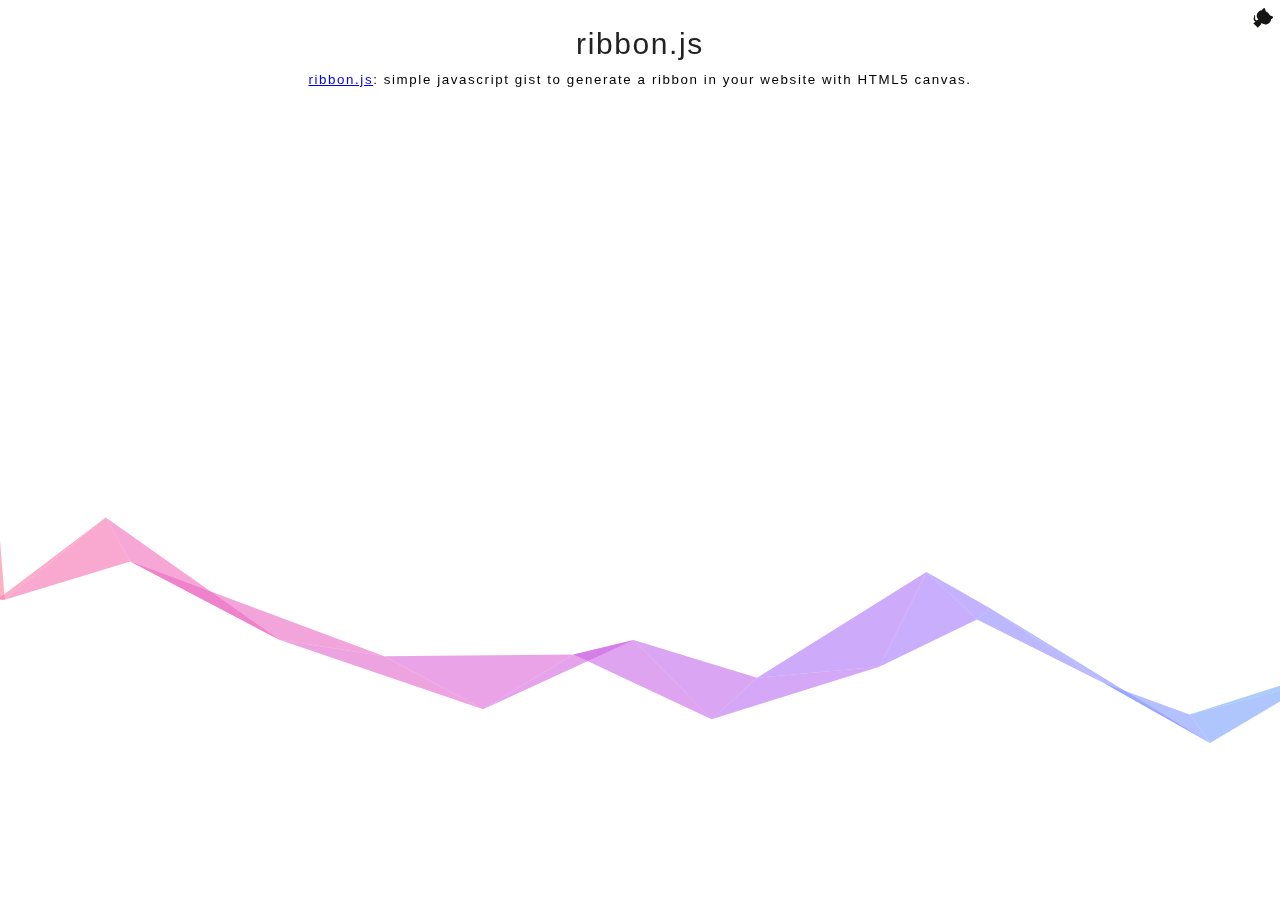
<file: plugins/ribbon.js/demo/index.html>
<!DOCTYPE html>
<html>

<head>
  <meta charset="utf-8">
  <meta http-equiv="X-UA-Compatible" content="IE=edge,chrome=1">
  <title>ribbon.js: Simple javascript gist to generate a ribbon in your website with HTML5 canvas.</title>
  <meta name="generator" content="hexo-theme-yilia-plus">
  <style type="text/css">
    * {
      font-family: Merriweather, Arial, sans-serif;
      letter-spacing: 0.1rem;
    }

    .content {
      text-align: center;
      padding: 10px 0px 20px;
    }

    .title {
      color: rgb(34, 34, 34);
      display: block;
      font-size: 30px;
      font-weight: 300;
      height: 32px;
      letter-spacing: 0.1rem;
      line-height: 52.5px;
      margin-bottom: 20px;
      margin-top: 0px;
      text-align: center;
    }

  </style>
</head>

<body>
  <div class="content">
    <h4 class="title">ribbon.js</h4>
    <small><a href="https://github.com/hustcc/ribbon.js" target="_blank" rel="noopener">ribbon.js</a>: simple javascript gist to generate a ribbon in
      your website with HTML5 canvas.</small>
  </div>

  <script async type="text/javascript" size="90" alpha="0.6" zIndex="0" src="../ribbon.min.js"></script>
  <a target="_blank" href="https://github.com/hustcc/ribbon.js" class="github-corner" aria-label="ribbon.js"><svg
      width="50" height="50" viewBox="0 0 250 250"
      style="z-index:9999;fill:#fff; color:#151513; position: absolute; top: 0; border: 0; right: 0;"
      aria-hidden="true">
      <path d="M0,0 L115,115 L130,115 L142,142 L250,250 L250,0 Z"></path>
      <path
        d="M128.3,109.0 C113.8,99.7 119.0,89.6 119.0,89.6 C122.0,82.7 120.5,78.6 120.5,78.6 C119.2,72.0 123.4,76.3 123.4,76.3 C127.3,80.9 125.5,87.3 125.5,87.3 C122.9,97.6 130.6,101.9 134.4,103.2"
        fill="currentColor" style="transform-origin: 130px 106px;" class="octo-arm"></path>
      <path
        d="M115.0,115.0 C114.9,115.1 118.7,116.5 119.8,115.4 L133.7,101.6 C136.9,99.2 139.9,98.4 142.2,98.6 C133.8,88.0 127.5,74.4 143.8,58.0 C148.5,53.4 154.0,51.2 159.7,51.0 C160.3,49.4 163.2,43.6 171.4,40.1 C171.4,40.1 176.1,42.5 178.8,56.2 C183.1,58.6 187.2,61.8 190.9,65.4 C194.5,69.0 197.7,73.2 200.1,77.6 C213.8,80.2 216.3,84.9 216.3,84.9 C212.7,93.1 206.9,96.0 205.4,96.6 C205.1,102.4 203.0,107.8 198.3,112.5 C181.9,128.9 168.3,122.5 157.7,114.1 C157.9,116.9 156.7,120.9 152.7,124.9 L141.0,136.5 C139.8,137.7 141.6,141.9 141.8,141.8 Z"
        fill="currentColor" class="octo-body"></path>
    </svg></a>
</body>

</html>
</file>
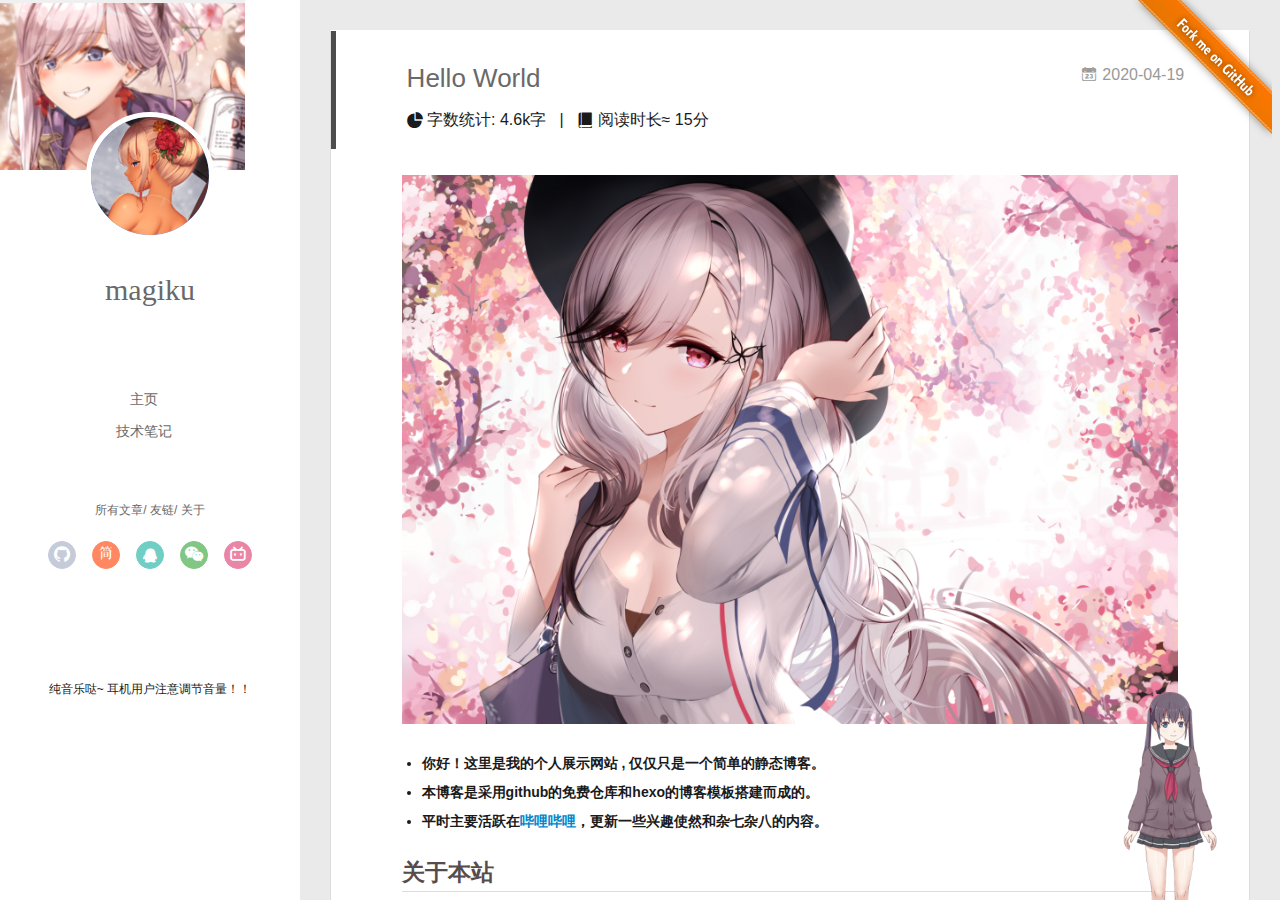
<file: 2020/04/19/hello-world/index.html>
<!DOCTYPE html>
<html>
<head>
  <meta charset="utf-8">
  
  <meta name="renderer" content="webkit">
  <meta http-equiv="X-UA-Compatible" content="IE=edge" >
  <link rel="dns-prefetch" href="http://magiku.github.io">
  <title>Hello World | Magiku</title>
  <meta name="generator" content="hexo-theme-yilia-plus">
  <meta name="viewport" content="width=device-width, initial-scale=1, maximum-scale=1">
  
  <meta name="description" content="你好！这里是我的个人展示网站 , 仅仅只是一个简单的静态博客。 本博客是采用github的免费仓库和hexo的博客模板搭建而成的。 平时主要活跃在哔哩哔哩，更新一些兴趣使然和杂七杂八的内容。  关于本站本站是利用了github网提供给用户的免费云空间，使用博客框架hexo搭建的静态网站，如有意向亲手搭建一个属于自己的网站，可以自行搜索相关教程。 但是github的网站服务器设置在国外，因此，国">
<meta property="og:type" content="article">
<meta property="og:title" content="Hello World">
<meta property="og:url" content="http://magiku.github.io/2020/04/19/hello-world/index.html">
<meta property="og:site_name" content="Magiku">
<meta property="og:description" content="你好！这里是我的个人展示网站 , 仅仅只是一个简单的静态博客。 本博客是采用github的免费仓库和hexo的博客模板搭建而成的。 平时主要活跃在哔哩哔哩，更新一些兴趣使然和杂七杂八的内容。  关于本站本站是利用了github网提供给用户的免费云空间，使用博客框架hexo搭建的静态网站，如有意向亲手搭建一个属于自己的网站，可以自行搜索相关教程。 但是github的网站服务器设置在国外，因此，国">
<meta property="og:locale" content="zh_CN">
<meta property="og:image" content="https://magiku.github.io/img/838D4FCD.jpg">
<meta property="og:image" content="https://magiku.github.io/img/book.jpg">
<meta property="og:image" content="https://magiku.github.io/img/0E05BE8D.jpg">
<meta property="article:published_time" content="2020-04-19T11:07:39.056Z">
<meta property="article:modified_time" content="2021-02-27T12:39:05.098Z">
<meta property="article:author" content="magiku">
<meta name="twitter:card" content="summary">
<meta name="twitter:image" content="https://magiku.github.io/img/838D4FCD.jpg">
  
    <link rel="alternative" href="/atom.xml" title="Magiku" type="application/atom+xml">
  
  
    <link rel="icon" href="/favicon.ico">
  
  
    <link rel="apple-touch-icon" href="/apple-touch-icon-180x180.png">
  
  <link rel="stylesheet" type="text/css" href="/./main.a5fda8.css">
  <style type="text/css">
    
    #container.show {
      background: linear-gradient(200deg,#a0cfe4,#e8c37e);
    }
  </style>
  

  

  
    
 	  <script src="/lib/clickLove.js"></script>
  
  


  

</head>

<body>
  <div id="container" q-class="show:isCtnShow">
    <canvas id="anm-canvas" class="anm-canvas"></canvas>
    <div class="left-col" q-class="show:isShow">
      


<div class="overlay" style="background: #4d4d4d;background: url('/img/bg.png') no-repeat ;"></div>
<div class="intrude-less">
	<header id="header" class="inner">
		<a href="/" class="profilepic">
			<img src="/img/magiku.png" class="js-avatar">
		</a>
		<hgroup>
			<h1 class="header-author"><a href="/">magiku</a></h1>
		</hgroup>
		

		<nav class="header-menu">
			<ul>
			
				<li><a href="/" target="_blank">主页</a></li>
			
				<li><a href="https://www.jianshu.com/u/f45e8076fb24" target="_blank">技术笔记</a></li>
			
			</ul>
		</nav>
		<nav class="header-smart-menu">
			
				
					<a q-on="click: openSlider(e, 'innerArchive')" href="javascript:void(0)">所有文章</a>
				
			
				
					<a q-on="click: openSlider(e, 'friends')" href="javascript:void(0)">友链</a>
				
			
				
					<a q-on="click: openSlider(e, 'aboutme')" href="javascript:void(0)">关于</a>
				
			
		</nav>
		<nav class="header-nav">
			<div class="social">
				
					<a class="github" href="https://github.com/magiku" title="GitHub" target="_blank"><i class="icon-github"></i></a>
				
					<a class="jianshu" href="https://www.jianshu.com/u/f45e8076fb24" title="简书" target="_blank"><i class="icon-jianshu"></i></a>
				
					<a class="qq" href="/img/3249997566.jpg" title="QQ" target="_blank"><i class="icon-qq"></i></a>
				
					<a class="weixin" href="/img/weixin.png" title="微信" target="_blank"><i class="icon-weixin"></i></a>
				
					<a class="bilibili" href="/img/bilibili.jpg" title="哔哩哔哩" target="_blank"><i class="icon-bilibili"></i></a>
				
			</div>
		
			
			
			
			
			<div>
				<iframe frameborder="no" border="0" marginwidth="0" marginheight="0" width="240" height="86" src="//music.163.com/outchain/player?type=2&id=426194033&auto=0&height=66"></iframe>
			</div>
			
				
				<p style="font-size: 12px;">纯音乐哒~ 耳机用户注意调节音量！！<p>
			
		
		</nav>
	</header>		
</div>

    </div>
    <div class="mid-col" q-class="show:isShow,hide:isShow|isFalse">
      
      
      <a class="forkMe" style="position:absolute;z-index:999;top:0;right:0.5em;" 
        href="https://github.com/magiku" target="_blank">
        <img src="/img/forkme.png"
          class="attachment-full size-full" alt="Fork me on GitHub" data-recalc-dims="1"></a>
      
      
<nav id="mobile-nav">
  	<div class="overlay js-overlay" style="background: #4d4d4d"></div>
	<div class="btnctn js-mobile-btnctn">
  		<div class="slider-trigger list" q-on="click: openSlider(e)"><i class="icon icon-sort"></i></div>
	</div>
	<div class="intrude-less">
		<header id="header" class="inner">
			<div class="profilepic">
				<a href="/">
					<img src="/img/magiku.png" class="js-avatar">
				</a>
			</div>
			<hgroup>
			  <h1 class="header-author js-header-author">magiku</h1>
			</hgroup>
			
			
			
				
			
				
			
			
			
			<nav class="header-nav">
				<div class="social">
					
						<a class="github" target="_blank" href="https://github.com/magiku" title="GitHub"><i class="icon-github"></i></a>
			        
						<a class="jianshu" target="_blank" href="https://www.jianshu.com/u/f45e8076fb24" title="简书"><i class="icon-jianshu"></i></a>
			        
						<a class="qq" target="_blank" href="/img/3249997566.jpg" title="QQ"><i class="icon-qq"></i></a>
			        
						<a class="weixin" target="_blank" href="/img/weixin.png" title="微信"><i class="icon-weixin"></i></a>
			        
						<a class="bilibili" target="_blank" href="/img/bilibili.jpg" title="哔哩哔哩"><i class="icon-bilibili"></i></a>
			        
				</div>
			</nav>

			<nav class="header-menu js-header-menu">
				<ul style="width: 50%">
				
				
					<li style="width: 50%"><a href="/">主页</a></li>
		        
					<li style="width: 50%"><a href="https://www.jianshu.com/u/f45e8076fb24" target="_blank" rel="noopener">技术笔记</a></li>
		        
				</ul>
			</nav>
		</header>				
	</div>
	<div class="mobile-mask" style="display:none" q-show="isShow"></div>
</nav>

      <div id="wrapper" class="body-wrap">
        <div class="menu-l">
          <div class="canvas-wrap">
            <canvas data-colors="#eaeaea" data-sectionHeight="100" data-contentId="js-content" id="myCanvas1"
              class="anm-canvas"></canvas>
          </div>
          <div id="js-content" class="content-ll">
            <article id="post-hello-world" class="article article-type-post " itemscope itemprop="blogPost">
  <div class="article-inner">
    
      <header class="article-header">
  
  
    <h1 class="article-title" itemprop="name">
      Hello World
    </h1>
  


  
  
        
        <span id="busuanzi_container_page_pv" style='display:none' class="archive-article-date">
              <i class="icon-smile icon"></i> 阅读数：<span id="busuanzi_value_page_pv"></span>次
        </span>

<a href="/2020/04/19/hello-world/" class="archive-article-date">
        <time datetime="2020-04-19T11:07:39.056Z" itemprop="datePublished"><i class="icon-calendar icon"></i>2020-04-19</time>
</a>

  
  
    
<div style="margin-top:10px;">
  <span class="post-time">
    <span class="post-meta-item-icon">
      <!-- fonts.scss -->
      <!-- 百度字体平台:http://fontstore.baidu.com/static/editor/index.html -->
      <i class="icon-statistics"></i>
      <span class="post-meta-item-text"> 字数统计:</span>
      <span class="post-count">4.6k字</span>
    </span>
  </span>

  <span class="post-time">
    &nbsp; | &nbsp;
    <span class="post-meta-item-icon">
      <i class="icon-book icon"></i>
      <span class="post-meta-item-text"> 阅读时长≈</span>
      <span class="post-count">15分</span>
    </span>
  </span>
</div>


  
  </header>
  
  <div class="article-entry" itemprop="articleBody">
    
    <p><img src="https://magiku.github.io/img/838D4FCD.jpg" alt=""></p>
<ul>
<li><strong>你好！这里是我的个人展示网站 , 仅仅只是一个简单的静态博客。</strong></li>
<li><strong>本博客是采用github的免费仓库和hexo的博客模板搭建而成的。</strong></li>
<li><strong>平时主要活跃在<a href="https://space.bilibili.com/39293027" target="_blank" rel="noopener">哔哩哔哩</a>，更新一些兴趣使然和杂七杂八的内容。</strong></li>
</ul>
<h2 id="关于本站"><a href="#关于本站" class="headerlink" title="关于本站"></a>关于本站</h2><p>本站是利用了github网提供给用户的免费云空间，使用博客框架hexo搭建的静态网站，如有意向亲手搭建一个属于自己的网站，可以自行搜索相关教程。</p>
<p>但是github的网站服务器设置在国外，因此，国内进行访问有很大的延迟，而且使用移动网会无法访问，需要修改当前设备的DNS才能正常访问。</p>
<ul>
<li>win10电脑可以从设置的【主页】——【网络与Internet】——【状态】选项卡中的【网络与共享中心】——点击当前的连接【WLAN】——【属性】——选择【Internet协议版本4（TCP/IPV4）】——【属性】——下方勾选【使用下面的DNS服务器地址】——输入114.114.144.114与8.8.8.8.</li>
<li>手机端使用wifi时，点开所连接的wifi，将【ip设置】从DHCP改成静态，再输入DNS。</li>
</ul>
<h2 id="个人简介"><a href="#个人简介" class="headerlink" title="个人简介"></a>个人简介</h2><p>广东汕头人，大学就读于广州，2020年本科毕业，专业是轮机工程</p>
<details style="color:RoyalBlue">
    <summary>点击展开有关轮机工程的介绍</summary>
<h4> 轮机工程系培养的学生就是管理船舶所有机电设备和动力装置的机电全能工程师。</h4>
<p><h4>
        主修课程：
    </h4>
    <blockquote>船舶主机、船舶辅机、船舶电气设备及系统、轮机英语、船舶管理、现代轮机监控技术、机械设计基础、机械制图、电工学、工程力学、工程流体力学、工程热力学与传热学、航海概论等</blockquote>
</p><p>
<h4>
    培养目标：</h4>
<blockquote>掌握船舶动力装置、电器、液压、气动和机电一体化等方面的基础知识；<br>


<p>掌握轮机工况检测、轮机系统的保养和维修等基本技术；<br></p>
<p>具有操纵船舶动力装置、船舶监修、监造职责的初步能力；<br></p>
<p>熟悉有关海船运输安全方面的公约和法律法规；<br></p></blockquote></p>
<p>
下面呢，引用了一些贴吧网友的话，毕竟我也只是实习过一个多月而已。
</p>
<h4>
就业方向：</h4>

<h5>老本行——跑船
</h5>

<blockquote><p>
  轮机工程专业以前在有的学校叫轮机管理。顾名思义就是管理轮船上的机器（包括主机、辅机、锅炉、空压机、冰机、发电机等设备），需要熟悉设备的工作原理，能判断其运行状态，具有分析和排除故障的能力。总之，机舱内的所以设备都交给轮机员负责，要确实的保障各设备的运行正常。
</p>

<p>
  在校时，时常被灌输要毕业上船，当海员工资高，生活简单，各种好等等。其实呢，学校要申办轮机工程专业的招生和授课是有一定的指标任务，如果一直达不到，可能会被主管部门取消该专业的招生。为此学校会进行一些的诱导宣传。
</p><p>
  那现在跑船到底怎么样呢？
</p><p>
  跑船确实不容易坚持，也不是很值得坚持。论据如下：
</p><p>
    （1）钱。10年或者20年以前，跑船的收入确实很客观，应该至少是陆上的5倍甚至10倍以上，所以很多学轮机的就逐钱远航了。But now，一般老四也就2000刀左右，一年干8个月，收入大约10万，而只要是在稍微大一点的城市送个快递月入大几千过万很正常。因此，从收入来说，**跑船和陆上差距基本没有了，甚至不如陆地工作。
</p><p>
    （2）亲情和爱情。如果跑远洋的话一出去就是大几个月，打个电话都成了奢侈品（海上无信号），时间一晃几年，下船后发现考妣银丝满头，对象已成为了别人的媳妇，钱还挣不着，你说到底该如何存在？
</p><p>
    （3）工作环境。轮机员一般分三班倒：0-4、4-8、8-12，每个轮机员一天值两个班，三管还好点，二管和大管都要在你身体最想睡觉的时候值班，肯定是万千个不舒服。此外，油渍、噪音、振动、摇晃、晕船还时时陪伴着太平洋上漂泊的你，着实不轻松。身处几百米长几万吨重的船，这种孤独是看不着边际的，也是直射内心的，无处逃避，难以隔离。
</p><p>
    当然，跑船也并非一无是处，你可以尽情地领略大海的平静和怒放，也会有机会去个别国家看看，还能回来后和从未远行过的同学大吹特吹……还有什么优势呢，暂时想不起来。
</p>
</blockquote>

<h5>船厂——造船厂、修船厂</h5>

<blockquote><p>
说实话，船厂的设计、生产、质量等部门对于轮机专业确实很对口，学校所学的主机、辅机、船舶电气、轮机自动化、机械设计等内容基本都能在工作中有所体现，所以刚开始工作会觉得前路已经展开，吾将上下而求索。
</p><p>
然而，慢慢地你会发现，职业发展往往并非如你所愿，这其中主要有几点原因：
</p><p>
  （一）升职有限。船厂的各种关系和利益大网已然结成，每一个结点的变动都会或多或少地颤动整体结构，所以网外之人一般很难进去。这也是很多踏实肯干、积极上进的轮机毕业生工作几年后上升遇阻，逐渐看透船厂的主要原因。
</p><p>
  （二）工作环境。如果是在现场部门，环境往往比较恶劣，噪音、粉尘、夏天高温基本是标配，很多现场人员多年后都会有一些职业病。
</p><p>
  （三）收入较低。一般船厂属于典型的金字塔收入，即不同层级收入差距巨大，对于多数只能在中低层工作的小伙伴，收入的确很有限，且可能因为行业波动和单位效益，收入不增反降。笔者曾接触过的，居然有一些工作十年以上的QC 每月到手工资只有4k多一些，还是在一线城市，这这这。。。该说什么好呢？都是上有老下有小，要生活啊！
</p><p>
 虽然有上述缺点，但在船厂的话有个优点，就是实践机会多，能将理论用于实际，所以钻研几年后往往对某一个细分领域会比较熟悉，这也是以后换工作时的最大优势。
</p><p>
其实跟机械进厂差不多。
</p></blockquote>
<h5>行业中游——船级社</h5>

<blockquote><p>
船级社（Classification Society）主要为船舶、海上设施及相关工业产品提供入级检验服务，同时还依据国际公约、规则以及授权船旗国或地区的有关法规提供法定检验、鉴证检验、公证检验、认证认可等服务。
</p><p>
中国船级社（CCS）是个很特殊的存在，其既有船级社与生俱来的第三方检验机构的属性，又因为其交通运输部直属事业单位的定位，所以有了政府的性质，这点和国外CLASS很不一样，我们就理解成中国特色吧。
</p><p>
轮机毕业去去船级社的话主要就是船舶/海工/产品检验、审图等方向，现在就所认识的一些Class同学，有一些基本感悟和认识与大家分享<br>
现在各Class的入职条件基本都是应届硕士或者有工作经验，**本科直入很难**<br>
整体来讲，轮机专业到船级社工作还是不错的，基本属于行业中游；<br>
就多年了解，在船级社的话往上走还是很难的，如ABS、DNV-GL、LR、NK、BV等最牛的几家class在中国的头头基本都是老外<br>
船检也是很辛苦的，爬船入舱是常态，有的还要一人挑船机电三个专业的活儿（看来现在都流行跨界哦）<br>
中国船级社（CCS）整体还是不错的，特别是在稍小一点的城市。
</p></blockquote>
<h5>航运经济类企业
</h5>

<blockquote><p>
航运经济类算是行业的上游或中游，这类企业往往都是与船舶定价、买卖、租赁等方面相关，也就是决定了船舶的开端，而只有建立开端才会有后面一系列的的设计、合同、检验、维保、管理、拆船等方面，所以说其处在产业链的中上游。
</p>
<p>
国际上来说，最有名的当属克拉克森，辛普森，罗宾森。国内相对活跃的企业有Capital，Breamer and ACM，Arrow，Bassoe，Bravo Tanker，Lorentzen and Stemoco, Optima, Gibson, Lightship Chatering and LMB 等，供同学们参考。
</p>
<p>
现在融资租赁也是船舶买卖的普遍模式，这类主要是国内各大银行，如工行、民生、招行、国开行等。知道有一些轮机研究生毕业后去了这类船舶租赁行业，据工作反馈也是压力较大，收入的话因人而异。笔者有一个师兄在帝都某行船舶租赁部门，从他生活、工作情况来看，感觉还是很高大上的。
</p>
<p>
大家知道，船舶属于大件物品，价值普遍较高，所以这类企业工作的话经手的都是大额项目，而正所谓价值越高、责任越大，能力要求越高，一般需要较强的综合能力，如人际交往、知识的广度、承压能力、个人形象等。
</p></blockquote>
<h5>与其他专业大同小异的考公考研留校转行等等，但轮机工程专业考公除了海事局、渔政就只剩三不限了，而这两个的工作量与工作环境也不比跑船好很多。</h5></details>









<p>曾经想转行it程序员，不料遇上疫情无法实习，毕业后因为非科班且无实习经历，加上本年行情实在糟糕而找不到工作（简历关过不去）。</p>
<details>
  <summary>关于我为什么选择了轮机工程这个专业，以及后来怎么想到转行程序员。</summary>

<blockquote><p>
    填报志愿时，对于工农家庭出身，小村子出来的人哪了解各种专业代表的含义（家族里第一个本科生）。互联本网也只接触到个皮毛，当时只想着到大城市——广州 见见世面。
</p>

<p>
    翻着厚厚的志愿书找到了这个学校，作为航海院校，一大堆的小众专业，看得我更加迷惑。我想分数高，那就代表这个专业好吧，于是便按着往年的分数线从高到低填专业志愿了，最后还打上了“调剂”。现在我也不记得当时填了哪些专业，具体什么样的顺序。
</p>

<p>
    收到录取通知书才知道被录取到轮机工程，开学时院长领导开会给我们打了强心剂，轮机工程可是航海院校的王牌专业，轮机工程可是万金油专业，能出海跑船，能下地进厂，能做管理，能修家电.... 后来我才知道是天坑专业，机械都是新天坑了，而轮机工程就是机械类里的弟中弟。
</p>

<p>
    关于我的学校，我曾在知乎写过一篇<a href="https://www.zhihu.com/question/47983525/answer/532340867" target="_blank" rel="noopener">在广州航海学院就读是一种怎样的体验？</a>
</p>

<p>
    作为航海类专业，实行军事化管理，加上课程多，没有多少的空闲时间。
</p>

<p>
同学们大多想着好不容易进入大学“可以轻松了”，既然白天空闲时间不多，那就晚上熬夜嗨，常常每夜都是闹腾到一点多。从不午睡的我开始了盼着早点下课，简单吃个午饭后 躺到 下午上课前的生活。
</p>

<p>
    因此大一的时候无暇主动去了解就业前景与其他专业的情况，（学校不会去告诉你的，都是毕业工作才知道错过了什么）否则当时很可能就会申请转专业了。
</p>

<p>
大三的时候，经过一次航行体验后，我就开始思考未来不跑船的话干什么。但还是那个问题，我并没有什么眼界，不了解就业情况，有什么岗位方向都不知道。多方查找后，出于自学条件的考虑，就选择了计算机方面的，毕竟只要一台电脑就可以自学，当时考虑过设计、剪辑、建模、编程等。
</p>

<p>
18年时，在中国大学MOOC看浙江大学翁恺老师的《零基础学Java语言》课程了解到Java，感觉挺有趣的（从小就爱玩益智类游戏）。之后便在b站断断续续的观看了尚学堂高琪老师的300集基础课程，并购入了一些经典的计算机书籍。再跟着黑马的课程视频学习到了SSM。
</p>

<p>
整个大三和大四上学期有很多培训和实操，导致专业课程排的很紧，每天上下午都有课；进而导致没有大块的自学时间，最长有过两个多月的空档。同时也没法去找项目合作和实习，等到了课程轻松的大四下学期就遇上疫情，禁止学生实习。
</p>

<p>
在学习完JavaWeb后，提前学习了Spring Boot。便跟着教程采用Spring Boot、JPA以及Thymeleaf搭建过一个个人博客，但还没有精力也不够水平开始写技术博客，所以只是暂时挂着。
</p>

<p>
而后就是前面提到的，毕业找工作，简历关过不去，而且疫情影响，招人的岗位实在是稀少。尝试过技术要求低一些的岗位，收到过一份桌面运维的offer，但因为工资低和无社保被我拒绝了，事后才觉得后悔，应该先入了行再说。    
</p>

<p>
也有找到一份软件实施的工作，结果被派到路程2个多小时的新建医院驻场工作，每天6点起床赶车，晚上9点到家吃晚饭，一个来月就吃不消辞职了。（刚毕业，实在不想丢了近千元的房租押金，以及驻场地点附近也没有单间出租，只有一些家庭式房屋。）    
</p></blockquote>

<p><img src="https://magiku.github.io/img/book.jpg" alt="看过的书"></p>
<p style="font-size:15px;text-align:center">
    还有本《Head First Java》实在太简单入门，看完后就送人了</p>







</details>

<p>目前呢，在亲戚的工厂当中控员，负责操控自动化生产线，日常就是计算需要的原材料数量，启动与关停自动线，监控运行，打印报表，计算产量。</p>
<p>这工作也算清闲，但是感觉太一眼望到头了，而且工作地点是郊区工业园，住在厂房里，没法接触新的社交圈。现在打算攒点钱再回广州找份互联网行业的工作。</p>
<h2 id="个人说明"><a href="#个人说明" class="headerlink" title="个人说明"></a>个人说明</h2><p>我不太擅长交际，是慢热类型的，常常被父母说教要多跟亲戚街坊邻居打招呼聊天。</p>
<p>线下与人交际时，我时常会处于一种不知作何反应的状态，即使明白应该怎么办也会“无动于衷”。</p>
<p><strong>我更适合当一个倾听者、旁观者</strong>，而不善于发表见解与引导大家。</p>
<p>关于内向与外向这两最基础的性格分类，我是这么认为的</p>
<p>内向与外向没有所谓的优劣对错之分，没有必要让一方按照另一方的处事方式来生活，这样<strong>压抑本性的生活会带来巨大的疲惫与压力</strong>。</p>
<p>我从不苦恼于不能像外向者那般活泼和处事不惊，但会苦恼于别人以“为了你好”来劝说我学习外向者的生活方式。</p>
<p>出于多方面考虑，主要是个人隐私与’重新开始’，毕业后我更换了QQ号，可私聊问我新账号，目前旧账号还是有登着的。微信暂不更换（我不喜欢用微信，因此关联度并不高）</p>
<p>实际上，我有一些回避性人格的倾向，但正如我对于内外向的看法，我是不会设图去逆着本性生活，<strong>我向往的生活应该没有压力、神经放松的生活</strong>，而不是表面风光内在疮痍。</p>
<details>
  <summary>以下是百科关于回避性人格的介绍</summary>

<p>回避性人格 (avoidant personality) 是以全面的社交抑制、能力不足感、对负面评价极其敏感为特征的一类人格障碍。</p>
<p>患者在幼年或童年时期就开始表现出害羞、孤独、 害怕见陌生人、害怕陌生环境等。成年以后这些问题对患者的社交和职业功能产生不利影响.</p>
<p>这类患者总觉得自己缺乏社交能力， 缺乏吸引力，在各方面都处于劣势，因而显得过分敏感和自卑。自尊心过低加上过分敏感，担心自己会被别人拒绝，使得患者很难与他人建立亲密关系。</p>
<p>此类人格障碍患者对外界的排斥极度敏感，由于害怕失败或失望而不敢与人交往或害怕新事物。此类人格障碍是普遍性社交恐怖症的一种变异形式。</p>
<p>由于他们内心强烈渴望别人给予热情与接纳，因此和分裂样人格不同，回避性人格障碍患者公开表示由于被疏远，不能和他人建立良好关系而苦恼；和边缘性人格不同，他们不会因为被排斥而发脾气，而表现为退缩。 </p>
<p>抗焦虑药对患者只能产生不完全的或微弱的效应。</p>

</details>

<hr>
<p><img src="https://magiku.github.io/img/0E05BE8D.jpg" alt=""></p>
<blockquote>
<p>如果彼此都有空的话，欢迎找我打电动（社恐不玩竞技类）    <strong>Steam</strong>：<a href="https://steamcommunity.com/id/magiku030/" target="_blank" rel="noopener">魔剂喵</a>   </p>
</blockquote>

    

    
    <div class="page-reward">
      <a href="javascript:void(0);" class="page-reward-btn tooltip-top" target="_self">
        <div class="tooltip tooltip-east">
          <span class="tooltip-item">
            赏
          </span>
          <span class="tooltip-content">
            <span class="tooltip-text">
              <span class="tooltip-inner">
                <p class="reward-p"><i class="icon icon-quo-left"></i>谢谢你请我吃糖果<i
                    class="icon icon-quo-right"></i></p>
                <div class="reward-box">
                  
                  <div class="reward-box-item">
                    <img class="reward-img" src="/img/alipay.jpg">
                    <span class="reward-type">支付宝</span>
                  </div>
                  
                  
                  <div class="reward-box-item">
                    <img class="reward-img" src="/img/weixin.png">
                    <span class="reward-type">微信</span>
                  </div>
                  
                </div>
              </span>
            </span>
          </span>
        </div>
      </a>
    </div>
    

    
    <div class="declare"> 
      <ul class="post-copyright">
        <li>
          <strong>本文作者：</strong>
          magiku
        </li>
        <li>
          <strong>本文链接：</strong>
          <a href="http://magiku.github.io/2020/04/19/hello-world/" title="Hello World" target="_blank">http://magiku.github.io/2020/04/19/hello-world/</a>
        </li>
        
        <li>
          <strong>版权声明： </strong>
          
          本博客所有文章除特别声明外，均采用 <a href="https://github.com/JoeyBling/hexo-theme-yilia-plus/blob/master/LICENSE" rel="external nofollow" target="_blank">MIT</a> 许可协议。转载请注明出处！
        </li>
        
      </ul>
    </div>
    

  </div>
  <div class="article-info article-info-index">
    
    
    

    

    
    
<div class="share-btn share-icons tooltip-left">
  <div class="tooltip tooltip-east">
    <span class="tooltip-item">
      <a href="javascript:;" class="share-sns share-outer">
        <i class="icon icon-share"></i>
      </a>
    </span>
    <span class="tooltip-content">
      <div class="share-wrap">
        <div class="share-icons">
          <a class="weibo share-sns" href="javascript:;" data-type="weibo">
            <i class="icon icon-weibo"></i>
          </a>
          <!-- <a class="weixin share-sns wxFab" href="javascript:;" data-type="weixin">
            <i class="icon icon-weixin"></i>
          </a> -->
          <a class="qq share-sns" href="javascript:;" data-type="qq">
            <i class="icon icon-qq"></i>
          </a>
          <a class="douban share-sns" href="javascript:;" data-type="douban">
            <i class="icon icon-douban"></i>
          </a>
          <a class="qzone share-sns" href="javascript:;" data-type="qzone">
            <i class="icon icon-qzone"></i>
          </a>
          <a class="facebook share-sns" href="javascript:;" data-type="facebook">
            <i class="icon icon-facebook"></i>
          </a>
          <a class="twitter share-sns" href="javascript:;" data-type="twitter">
            <i class="icon icon-twitter"></i>
          </a>
          <a class="google share-sns" href="javascript:;" data-type="google">
            <i class="icon icon-google"></i>
          </a>
        </div>
      </div>
    </span>
  </div>
</div>

<div class="page-modal wx-share js-wx-box">
    <a class="close js-modal-close" href="javascript:;"><i class="icon icon-close"></i></a>
    <p>扫一扫，分享到微信</p>
    <div class="wx-qrcode">
     <!-- <img src="//pan.baidu.com/share/qrcode?url=http://magiku.github.io/2020/04/19/hello-world/" alt="微信分享二维码"> -->
    </div>
</div>

<div class="mask js-mask"></div>

    
    <div class="clearfix"></div>
  </div>
  </div>
</article>



<aside class="wrap-side-operation">
    <div class="mod-side-operation">
        
        <div class="jump-container" id="js-jump-container" style="display:none;">
            <a href="javascript:void(0)" class="mod-side-operation__jump-to-top">
                <i class="icon-font icon-back"></i>
            </a>
            <div id="js-jump-plan-container" class="jump-plan-container" style="top: -11px;">
                <i class="icon-font icon-plane jump-plane"></i>
            </div>
        </div>
        
        
    </div>
</aside>










  <div id="giteement-ctn"></div>
  
    <link rel="stylesheet" href="/lib/default.css">
    <script src="/lib/giteement.browser.js"></script>
  
  <script>
  <!-- id: "Hello World" -->
  var giteement = new Giteement({
    id: '20200419190739',
    owner: 'magiku',
    repo: 'magiku&#39;s blog',
    backcall_uri: 'https://magiku.github.io/',
    oauth_uri: 'https://cors-anywhere.herokuapp.com/https://gitee.com/oauth/token',
    oauth: {
      client_id: '1cbd1c597f0e60a46925fde847668cb8cb6a033bd2792095563cc6e9193e77fd',
      client_secret: '71b6f876a999e148bb0284b512cc4af171cfddf56612a24825686911f869b23d'
    },
  })
  giteement.render('giteement-ctn')
  </script>








          </div>
        </div>
      </div>
      <footer id="footer">
  <div class="outer">
    <div id="footer-info">
    	<div class="footer-left">
    		&copy; 2020-2021 <a href="http://magiku.github.io/" target="_blank">magiku</a>
    	</div>
      	<div class="footer-right">
			
			
      		GitHub:<a href="https://github.com/JoeyBling/hexo-theme-yilia-plus" target="_blank">hexo-theme-yilia-plus</a> by Litten
      	</div>
    </div>
  </div>
  
  
	<script src="/lib/busuanzi.pure.js"></script>
	
  
  
	
	<span id="busuanzi_container_site_pv" style="display:none">
		本站总访问量<span id="busuanzi_value_site_pv"></span>次	
	        <span class="post-meta-divider" >|</span>
	</span>
  	<span id="busuanzi_container_site_uv" style='display:none'>
  		本站访客数<span id="busuanzi_value_site_uv"></span>人
  	</span>
  
</footer>

    </div>
    <script>
	var yiliaConfig = {
		mathjax: false,
		isHome: false,
		isPost: true,
		isArchive: false,
		isTag: false,
		isCategory: false,
		open_in_new: true,
		toc_hide_index: true,
		root: "/",
		innerArchive: true,
		showTags: true
	}
</script>

<script>!function(r){function e(t){if(i[t])return i[t].exports;var n=i[t]={exports:{},id:t,loaded:!1};return r[t].call(n.exports,n,n.exports,e),n.loaded=!0,n.exports}var i={};e.m=r,e.c=i,e.p="./",e(0)}([function(t,n,r){r(208),t.exports=r(205)},function(t,n,r){var d=r(3),y=r(46),g=r(26),b=r(27),x=r(47),m="prototype",S=function(t,n,r){var e,i,o,u,c=t&S.F,f=t&S.G,a=t&S.S,s=t&S.P,l=t&S.B,h=f?d:a?d[n]||(d[n]={}):(d[n]||{})[m],v=f?y:y[n]||(y[n]={}),p=v[m]||(v[m]={});for(e in f&&(r=n),r)o=((i=!c&&h&&void 0!==h[e])?h:r)[e],u=l&&i?x(o,d):s&&"function"==typeof o?x(Function.call,o):o,h&&b(h,e,o,t&S.U),v[e]!=o&&g(v,e,u),s&&p[e]!=o&&(p[e]=o)};d.core=y,S.F=1,S.G=2,S.S=4,S.P=8,S.B=16,S.W=32,S.U=64,S.R=128,t.exports=S},function(t,n,r){var e=r(5);t.exports=function(t){if(!e(t))throw TypeError(t+" is not an object!");return t}},function(t,n){var r=t.exports="undefined"!=typeof window&&window.Math==Math?window:"undefined"!=typeof self&&self.Math==Math?self:Function("return this")();"number"==typeof __g&&(__g=r)},function(t,n){t.exports=function(t){try{return!!t()}catch(t){return!0}}},function(t,n){t.exports=function(t){return"object"==typeof t?null!==t:"function"==typeof t}},function(t,n){var r=t.exports="undefined"!=typeof window&&window.Math==Math?window:"undefined"!=typeof self&&self.Math==Math?self:Function("return this")();"number"==typeof __g&&(__g=r)},function(t,n,r){var e=r(118)("wks"),i=r(79),o=r(3).Symbol,u="function"==typeof o;(t.exports=function(t){return e[t]||(e[t]=u&&o[t]||(u?o:i)("Symbol."+t))}).store=e},function(t,n,r){var e=r(49),i=Math.min;t.exports=function(t){return 0<t?i(e(t),9007199254740991):0}},function(t,n){var r={}.hasOwnProperty;t.exports=function(t,n){return r.call(t,n)}},function(t,n,r){t.exports=!r(4)(function(){return 7!=Object.defineProperty({},"a",{get:function(){return 7}}).a})},function(t,n,r){var e=r(2),i=r(174),o=r(53),u=Object.defineProperty;n.f=r(10)?Object.defineProperty:function(t,n,r){if(e(t),n=o(n,!0),e(r),i)try{return u(t,n,r)}catch(t){}if("get"in r||"set"in r)throw TypeError("Accessors not supported!");return"value"in r&&(t[n]=r.value),t}},function(t,n,r){t.exports=!r(20)(function(){return 7!=Object.defineProperty({},"a",{get:function(){return 7}}).a})},function(t,n,r){var e=r(14),i=r(24);t.exports=r(12)?function(t,n,r){return e.f(t,n,i(1,r))}:function(t,n,r){return t[n]=r,t}},function(t,n,r){var e=r(22),i=r(60),o=r(42),u=Object.defineProperty;n.f=r(12)?Object.defineProperty:function(t,n,r){if(e(t),n=o(n,!0),e(r),i)try{return u(t,n,r)}catch(t){}if("get"in r||"set"in r)throw TypeError("Accessors not supported!");return"value"in r&&(t[n]=r.value),t}},function(t,n,r){var e=r(96),i=r(34);t.exports=function(t){return e(i(t))}},function(t,n,r){var e=r(40)("wks"),i=r(25),o=r(6).Symbol,u="function"==typeof o;(t.exports=function(t){return e[t]||(e[t]=u&&o[t]||(u?o:i)("Symbol."+t))}).store=e},function(t,n,r){var e=r(51);t.exports=function(t){return Object(e(t))}},function(t,n){t.exports=function(t){return"object"==typeof t?null!==t:"function"==typeof t}},function(t,n){var r=t.exports={version:"2.6.9"};"number"==typeof __e&&(__e=r)},function(t,n){t.exports=function(t){try{return!!t()}catch(t){return!0}}},function(t,n){t.exports=function(t){if("function"!=typeof t)throw TypeError(t+" is not a function!");return t}},function(t,n,r){var e=r(18);t.exports=function(t){if(!e(t))throw TypeError(t+" is not an object!");return t}},function(t,n){t.exports=!0},function(t,n){t.exports=function(t,n){return{enumerable:!(1&t),configurable:!(2&t),writable:!(4&t),value:n}}},function(t,n){var r=0,e=Math.random();t.exports=function(t){return"Symbol(".concat(void 0===t?"":t,")_",(++r+e).toString(36))}},function(t,n,r){var e=r(11),i=r(75);t.exports=r(10)?function(t,n,r){return e.f(t,n,i(1,r))}:function(t,n,r){return t[n]=r,t}},function(t,n,r){var o=r(3),u=r(26),c=r(30),f=r(79)("src"),e=r(219),i="toString",a=(""+e).split(i);r(46).inspectSource=function(t){return e.call(t)},(t.exports=function(t,n,r,e){var i="function"==typeof r;i&&(c(r,"name")||u(r,"name",n)),t[n]!==r&&(i&&(c(r,f)||u(r,f,t[n]?""+t[n]:a.join(String(n)))),t===o?t[n]=r:e?t[n]?t[n]=r:u(t,n,r):(delete t[n],u(t,n,r)))})(Function.prototype,i,function(){return"function"==typeof this&&this[f]||e.call(this)})},function(t,n,r){var e=r(1),i=r(4),u=r(51),c=/"/g,o=function(t,n,r,e){var i=String(u(t)),o="<"+n;return""!==r&&(o+=" "+r+'="'+String(e).replace(c,"&quot;")+'"'),o+">"+i+"</"+n+">"};t.exports=function(n,t){var r={};r[n]=t(o),e(e.P+e.F*i(function(){var t=""[n]('"');return t!==t.toLowerCase()||3<t.split('"').length}),"String",r)}},function(t,n,r){var e=r(65),i=r(35);t.exports=Object.keys||function(t){return e(t,i)}},function(t,n){var r={}.hasOwnProperty;t.exports=function(t,n){return r.call(t,n)}},function(t,n,r){var e=r(117),i=r(75),o=r(33),u=r(53),c=r(30),f=r(174),a=Object.getOwnPropertyDescriptor;n.f=r(10)?a:function(t,n){if(t=o(t),n=u(n,!0),f)try{return a(t,n)}catch(t){}if(c(t,n))return i(!e.f.call(t,n),t[n])}},function(t,n,r){var e=r(30),i=r(17),o=r(154)("IE_PROTO"),u=Object.prototype;t.exports=Object.getPrototypeOf||function(t){return t=i(t),e(t,o)?t[o]:"function"==typeof t.constructor&&t instanceof t.constructor?t.constructor.prototype:t instanceof Object?u:null}},function(t,n,r){var e=r(116),i=r(51);t.exports=function(t){return e(i(t))}},function(t,n){t.exports=function(t){if(null==t)throw TypeError("Can't call method on  "+t);return t}},function(t,n){t.exports="constructor,hasOwnProperty,isPrototypeOf,propertyIsEnumerable,toLocaleString,toString,valueOf".split(",")},function(t,n){t.exports={}},function(t,n){n.f={}.propertyIsEnumerable},function(t,n,r){var e=r(14).f,i=r(9),o=r(16)("toStringTag");t.exports=function(t,n,r){t&&!i(t=r?t:t.prototype,o)&&e(t,o,{configurable:!0,value:n})}},function(t,n,r){var e=r(40)("keys"),i=r(25);t.exports=function(t){return e[t]||(e[t]=i(t))}},function(t,n,r){var e=r(19),i=r(6),o="__core-js_shared__",u=i[o]||(i[o]={});(t.exports=function(t,n){return u[t]||(u[t]=void 0!==n?n:{})})("versions",[]).push({version:e.version,mode:r(23)?"pure":"global",copyright:"© 2019 Denis Pushkarev (zloirock.ru)"})},function(t,n){var r=Math.ceil,e=Math.floor;t.exports=function(t){return isNaN(t=+t)?0:(0<t?e:r)(t)}},function(t,n,r){var i=r(18);t.exports=function(t,n){if(!i(t))return t;var r,e;if(n&&"function"==typeof(r=t.toString)&&!i(e=r.call(t)))return e;if("function"==typeof(r=t.valueOf)&&!i(e=r.call(t)))return e;if(!n&&"function"==typeof(r=t.toString)&&!i(e=r.call(t)))return e;throw TypeError("Can't convert object to primitive value")}},function(t,n,r){var e=r(6),i=r(19),o=r(23),u=r(44),c=r(14).f;t.exports=function(t){var n=i.Symbol||(i.Symbol=o?{}:e.Symbol||{});"_"==t.charAt(0)||t in n||c(n,t,{value:u.f(t)})}},function(t,n,r){n.f=r(16)},function(t,n){var r={}.toString;t.exports=function(t){return r.call(t).slice(8,-1)}},function(t,n){var r=t.exports={version:"2.6.9"};"number"==typeof __e&&(__e=r)},function(t,n,r){var o=r(21);t.exports=function(e,i,t){if(o(e),void 0===i)return e;switch(t){case 1:return function(t){return e.call(i,t)};case 2:return function(t,n){return e.call(i,t,n)};case 3:return function(t,n,r){return e.call(i,t,n,r)}}return function(){return e.apply(i,arguments)}}},function(t,n,r){"use strict";var e=r(4);t.exports=function(t,n){return!!t&&e(function(){n?t.call(null,function(){},1):t.call(null)})}},function(t,n){var r=Math.ceil,e=Math.floor;t.exports=function(t){return isNaN(t=+t)?0:(0<t?e:r)(t)}},function(t,n,r){var x=r(47),m=r(116),S=r(17),w=r(8),e=r(138);t.exports=function(l,t){var h=1==l,v=2==l,p=3==l,d=4==l,y=6==l,g=5==l||y,b=t||e;return function(t,n,r){for(var e,i,o=S(t),u=m(o),c=x(n,r,3),f=w(u.length),a=0,s=h?b(t,f):v?b(t,0):void 0;a<f;a++)if((g||a in u)&&(i=c(e=u[a],a,o),l))if(h)s[a]=i;else if(i)switch(l){case 3:return!0;case 5:return e;case 6:return a;case 2:s.push(e)}else if(d)return!1;return y?-1:p||d?d:s}}},function(t,n){t.exports=function(t){if(null==t)throw TypeError("Can't call method on  "+t);return t}},function(t,n,r){var i=r(1),o=r(46),u=r(4);t.exports=function(t,n){var r=(o.Object||{})[t]||Object[t],e={};e[t]=n(r),i(i.S+i.F*u(function(){r(1)}),"Object",e)}},function(t,n,r){var i=r(5);t.exports=function(t,n){if(!i(t))return t;var r,e;if(n&&"function"==typeof(r=t.toString)&&!i(e=r.call(t)))return e;if("function"==typeof(r=t.valueOf)&&!i(e=r.call(t)))return e;if(!n&&"function"==typeof(r=t.toString)&&!i(e=r.call(t)))return e;throw TypeError("Can't convert object to primitive value")}},function(t,n,r){var d=r(6),y=r(19),g=r(93),b=r(13),x=r(9),m="prototype",S=function(t,n,r){var e,i,o,u=t&S.F,c=t&S.G,f=t&S.S,a=t&S.P,s=t&S.B,l=t&S.W,h=c?y:y[n]||(y[n]={}),v=h[m],p=c?d:f?d[n]:(d[n]||{})[m];for(e in c&&(r=n),r)(i=!u&&p&&void 0!==p[e])&&x(h,e)||(o=i?p[e]:r[e],h[e]=c&&"function"!=typeof p[e]?r[e]:s&&i?g(o,d):l&&p[e]==o?function(e){var t=function(t,n,r){if(this instanceof e){switch(arguments.length){case 0:return new e;case 1:return new e(t);case 2:return new e(t,n)}return new e(t,n,r)}return e.apply(this,arguments)};return t[m]=e[m],t}(o):a&&"function"==typeof o?g(Function.call,o):o,a&&((h.virtual||(h.virtual={}))[e]=o,t&S.R&&v&&!v[e]&&b(v,e,o)))};S.F=1,S.G=2,S.S=4,S.P=8,S.B=16,S.W=32,S.U=64,S.R=128,t.exports=S},function(t,n,r){var e=r(34);t.exports=function(t){return Object(e(t))}},function(t,n,r){var o=r(196),e=r(1),i=r(118)("metadata"),u=i.store||(i.store=new(r(200))),c=function(t,n,r){var e=u.get(t);if(!e){if(!r)return;u.set(t,e=new o)}var i=e.get(n);if(!i){if(!r)return;e.set(n,i=new o)}return i};t.exports={store:u,map:c,has:function(t,n,r){var e=c(n,r,!1);return void 0!==e&&e.has(t)},get:function(t,n,r){var e=c(n,r,!1);return void 0===e?void 0:e.get(t)},set:function(t,n,r,e){c(r,e,!0).set(t,n)},keys:function(t,n){var r=c(t,n,!1),e=[];return r&&r.forEach(function(t,n){e.push(n)}),e},key:function(t){return void 0===t||"symbol"==typeof t?t:String(t)},exp:function(t){e(e.S,"Reflect",t)}}},function(t,n,r){"use strict";if(r(10)){var g=r(68),b=r(3),x=r(4),m=r(1),S=r(132),e=r(159),h=r(47),w=r(70),i=r(75),_=r(26),o=r(76),u=r(49),O=r(8),E=r(194),c=r(78),f=r(53),a=r(30),M=r(81),P=r(5),v=r(17),p=r(145),j=r(72),F=r(32),A=r(73).f,d=r(161),s=r(79),l=r(7),y=r(50),I=r(120),L=r(119),N=r(162),T=r(82),k=r(125),R=r(77),C=r(137),D=r(166),G=r(11),W=r(31),U=G.f,V=W.f,B=b.RangeError,q=b.TypeError,z=b.Uint8Array,K="ArrayBuffer",H="Shared"+K,J="BYTES_PER_ELEMENT",$="prototype",Y=Array[$],X=e.ArrayBuffer,Q=e.DataView,Z=y(0),tt=y(2),nt=y(3),rt=y(4),et=y(5),it=y(6),ot=I(!0),ut=I(!1),ct=N.values,ft=N.keys,at=N.entries,st=Y.lastIndexOf,lt=Y.reduce,ht=Y.reduceRight,vt=Y.join,pt=Y.sort,dt=Y.slice,yt=Y.toString,gt=Y.toLocaleString,bt=l("iterator"),xt=l("toStringTag"),mt=s("typed_constructor"),St=s("def_constructor"),wt=S.CONSTR,_t=S.TYPED,Ot=S.VIEW,Et="Wrong length!",Mt=y(1,function(t,n){return It(L(t,t[St]),n)}),Pt=x(function(){return 1===new z(new Uint16Array([1]).buffer)[0]}),jt=!!z&&!!z[$].set&&x(function(){new z(1).set({})}),Ft=function(t,n){var r=u(t);if(r<0||r%n)throw B("Wrong offset!");return r},At=function(t){if(P(t)&&_t in t)return t;throw q(t+" is not a typed array!")},It=function(t,n){if(!(P(t)&&mt in t))throw q("It is not a typed array constructor!");return new t(n)},Lt=function(t,n){return Nt(L(t,t[St]),n)},Nt=function(t,n){for(var r=0,e=n.length,i=It(t,e);r<e;)i[r]=n[r++];return i},Tt=function(t,n,r){U(t,n,{get:function(){return this._d[r]}})},kt=function(t){var n,r,e,i,o,u,c=v(t),f=arguments.length,a=1<f?arguments[1]:void 0,s=void 0!==a,l=d(c);if(null!=l&&!p(l)){for(u=l.call(c),e=[],n=0;!(o=u.next()).done;n++)e.push(o.value);c=e}for(s&&2<f&&(a=h(a,arguments[2],2)),n=0,r=O(c.length),i=It(this,r);n<r;n++)i[n]=s?a(c[n],n):c[n];return i},Rt=function(){for(var t=0,n=arguments.length,r=It(this,n);t<n;)r[t]=arguments[t++];return r},Ct=!!z&&x(function(){gt.call(new z(1))}),Dt=function(){return gt.apply(Ct?dt.call(At(this)):At(this),arguments)},Gt={copyWithin:function(t,n){return D.call(At(this),t,n,2<arguments.length?arguments[2]:void 0)},every:function(t){return rt(At(this),t,1<arguments.length?arguments[1]:void 0)},fill:function(t){return C.apply(At(this),arguments)},filter:function(t){return Lt(this,tt(At(this),t,1<arguments.length?arguments[1]:void 0))},find:function(t){return et(At(this),t,1<arguments.length?arguments[1]:void 0)},findIndex:function(t){return it(At(this),t,1<arguments.length?arguments[1]:void 0)},forEach:function(t){Z(At(this),t,1<arguments.length?arguments[1]:void 0)},indexOf:function(t){return ut(At(this),t,1<arguments.length?arguments[1]:void 0)},includes:function(t){return ot(At(this),t,1<arguments.length?arguments[1]:void 0)},join:function(t){return vt.apply(At(this),arguments)},lastIndexOf:function(t){return st.apply(At(this),arguments)},map:function(t){return Mt(At(this),t,1<arguments.length?arguments[1]:void 0)},reduce:function(t){return lt.apply(At(this),arguments)},reduceRight:function(t){return ht.apply(At(this),arguments)},reverse:function(){for(var t,n=this,r=At(n).length,e=Math.floor(r/2),i=0;i<e;)t=n[i],n[i++]=n[--r],n[r]=t;return n},some:function(t){return nt(At(this),t,1<arguments.length?arguments[1]:void 0)},sort:function(t){return pt.call(At(this),t)},subarray:function(t,n){var r=At(this),e=r.length,i=c(t,e);return new(L(r,r[St]))(r.buffer,r.byteOffset+i*r.BYTES_PER_ELEMENT,O((void 0===n?e:c(n,e))-i))}},Wt=function(t,n){return Lt(this,dt.call(At(this),t,n))},Ut=function(t){At(this);var n=Ft(arguments[1],1),r=this.length,e=v(t),i=O(e.length),o=0;if(r<i+n)throw B(Et);for(;o<i;)this[n+o]=e[o++]},Vt={entries:function(){return at.call(At(this))},keys:function(){return ft.call(At(this))},values:function(){return ct.call(At(this))}},Bt=function(t,n){return P(t)&&t[_t]&&"symbol"!=typeof n&&n in t&&String(+n)==String(n)},qt=function(t,n){return Bt(t,n=f(n,!0))?i(2,t[n]):V(t,n)},zt=function(t,n,r){return!(Bt(t,n=f(n,!0))&&P(r)&&a(r,"value"))||a(r,"get")||a(r,"set")||r.configurable||a(r,"writable")&&!r.writable||a(r,"enumerable")&&!r.enumerable?U(t,n,r):(t[n]=r.value,t)};wt||(W.f=qt,G.f=zt),m(m.S+m.F*!wt,"Object",{getOwnPropertyDescriptor:qt,defineProperty:zt}),x(function(){yt.call({})})&&(yt=gt=function(){return vt.call(this)});var Kt=o({},Gt);o(Kt,Vt),_(Kt,bt,Vt.values),o(Kt,{slice:Wt,set:Ut,constructor:function(){},toString:yt,toLocaleString:Dt}),Tt(Kt,"buffer","b"),Tt(Kt,"byteOffset","o"),Tt(Kt,"byteLength","l"),Tt(Kt,"length","e"),U(Kt,xt,{get:function(){return this[_t]}}),t.exports=function(t,l,n,o){var h=t+((o=!!o)?"Clamped":"")+"Array",r="get"+t,u="set"+t,v=b[h],c=v||{},e=v&&F(v),i=!v||!S.ABV,f={},a=v&&v[$],p=function(t,i){U(t,i,{get:function(){return t=i,(n=this._d).v[r](t*l+n.o,Pt);var t,n},set:function(t){return n=i,r=t,e=this._d,o&&(r=(r=Math.round(r))<0?0:255<r?255:255&r),void e.v[u](n*l+e.o,r,Pt);var n,r,e},enumerable:!0})};i?(v=n(function(t,n,r,e){w(t,v,h,"_d");var i,o,u,c,f=0,a=0;if(P(n)){if(!(n instanceof X||(c=M(n))==K||c==H))return _t in n?Nt(v,n):kt.call(v,n);i=n,a=Ft(r,l);var s=n.byteLength;if(void 0===e){if(s%l)throw B(Et);if((o=s-a)<0)throw B(Et)}else if(s<(o=O(e)*l)+a)throw B(Et);u=o/l}else u=E(n),i=new X(o=u*l);for(_(t,"_d",{b:i,o:a,l:o,e:u,v:new Q(i)});f<u;)p(t,f++)}),a=v[$]=j(Kt),_(a,"constructor",v)):x(function(){v(1)})&&x(function(){new v(-1)})&&k(function(t){new v,new v(null),new v(1.5),new v(t)},!0)||(v=n(function(t,n,r,e){var i;return w(t,v,h),P(n)?n instanceof X||(i=M(n))==K||i==H?void 0!==e?new c(n,Ft(r,l),e):void 0!==r?new c(n,Ft(r,l)):new c(n):_t in n?Nt(v,n):kt.call(v,n):new c(E(n))}),Z(e!==Function.prototype?A(c).concat(A(e)):A(c),function(t){t in v||_(v,t,c[t])}),v[$]=a,g||(a.constructor=v));var s=a[bt],d=!!s&&("values"==s.name||null==s.name),y=Vt.values;_(v,mt,!0),_(a,_t,h),_(a,Ot,!0),_(a,St,v),(o?new v(1)[xt]==h:xt in a)||U(a,xt,{get:function(){return h}}),f[h]=v,m(m.G+m.W+m.F*(v!=c),f),m(m.S,h,{BYTES_PER_ELEMENT:l}),m(m.S+m.F*x(function(){c.of.call(v,1)}),h,{from:kt,of:Rt}),J in a||_(a,J,l),m(m.P,h,Gt),R(h),m(m.P+m.F*jt,h,{set:Ut}),m(m.P+m.F*!d,h,Vt),g||a.toString==yt||(a.toString=yt),m(m.P+m.F*x(function(){new v(1).slice()}),h,{slice:Wt}),m(m.P+m.F*(x(function(){return[1,2].toLocaleString()!=new v([1,2]).toLocaleString()})||!x(function(){a.toLocaleString.call([1,2])})),h,{toLocaleString:Dt}),T[h]=d?s:y,g||d||_(a,bt,y)}}else t.exports=function(){}},function(t,n){var r={}.toString;t.exports=function(t){return r.call(t).slice(8,-1)}},function(t,n,r){var e=r(18),i=r(6).document,o=e(i)&&e(i.createElement);t.exports=function(t){return o?i.createElement(t):{}}},function(t,n,r){t.exports=!r(12)&&!r(20)(function(){return 7!=Object.defineProperty(r(59)("div"),"a",{get:function(){return 7}}).a})},function(t,n,r){"use strict";var x=r(23),m=r(54),S=r(66),w=r(13),_=r(36),O=r(98),E=r(38),M=r(104),P=r(16)("iterator"),j=!([].keys&&"next"in[].keys()),F="values",A=function(){return this};t.exports=function(t,n,r,e,i,o,u){O(r,n,e);var c,f,a,s=function(t){if(!j&&t in p)return p[t];switch(t){case"keys":case F:return function(){return new r(this,t)}}return function(){return new r(this,t)}},l=n+" Iterator",h=i==F,v=!1,p=t.prototype,d=p[P]||p["@@iterator"]||i&&p[i],y=d||s(i),g=i?h?s("entries"):y:void 0,b="Array"==n&&p.entries||d;if(b&&((a=M(b.call(new t)))!==Object.prototype&&a.next&&(E(a,l,!0),x||"function"==typeof a[P]||w(a,P,A))),h&&d&&d.name!==F&&(v=!0,y=function(){return d.call(this)}),x&&!u||!j&&!v&&p[P]||w(p,P,y),_[n]=y,_[l]=A,i)if(c={values:h?y:s(F),keys:o?y:s("keys"),entries:g},u)for(f in c)f in p||S(p,f,c[f]);else m(m.P+m.F*(j||v),n,c);return c}},function(t,n,e){var i=e(22),o=e(101),u=e(35),c=e(39)("IE_PROTO"),f=function(){},a="prototype",s=function(){var t,n=e(59)("iframe"),r=u.length;for(n.style.display="none",e(95).appendChild(n),n.src="javascript:",(t=n.contentWindow.document).open(),t.write("<script>document.F=Object<\/script>"),t.close(),s=t.F;r--;)delete s[a][u[r]];return s()};t.exports=Object.create||function(t,n){var r;return null!==t?(f[a]=i(t),r=new f,f[a]=null,r[c]=t):r=s(),void 0===n?r:o(r,n)}},function(t,n,r){var e=r(65),i=r(35).concat("length","prototype");n.f=Object.getOwnPropertyNames||function(t){return e(t,i)}},function(t,n){n.f=Object.getOwnPropertySymbols},function(t,n,r){var u=r(9),c=r(15),f=r(92)(!1),a=r(39)("IE_PROTO");t.exports=function(t,n){var r,e=c(t),i=0,o=[];for(r in e)r!=a&&u(e,r)&&o.push(r);for(;n.length>i;)u(e,r=n[i++])&&(~f(o,r)||o.push(r));return o}},function(t,n,r){t.exports=r(13)},function(t,n,r){var e=r(7)("unscopables"),i=Array.prototype;null==i[e]&&r(26)(i,e,{}),t.exports=function(t){i[e][t]=!0}},function(t,n){t.exports=!1},function(t,n,r){var e=r(79)("meta"),i=r(5),o=r(30),u=r(11).f,c=0,f=Object.isExtensible||function(){return!0},a=!r(4)(function(){return f(Object.preventExtensions({}))}),s=function(t){u(t,e,{value:{i:"O"+ ++c,w:{}}})},l=t.exports={KEY:e,NEED:!1,fastKey:function(t,n){if(!i(t))return"symbol"==typeof t?t:("string"==typeof t?"S":"P")+t;if(!o(t,e)){if(!f(t))return"F";if(!n)return"E";s(t)}return t[e].i},getWeak:function(t,n){if(!o(t,e)){if(!f(t))return!0;if(!n)return!1;s(t)}return t[e].w},onFreeze:function(t){return a&&l.NEED&&f(t)&&!o(t,e)&&s(t),t}}},function(t,n){t.exports=function(t,n,r,e){if(!(t instanceof n)||void 0!==e&&e in t)throw TypeError(r+": incorrect invocation!");return t}},function(t,n,r){var h=r(47),v=r(177),p=r(145),d=r(2),y=r(8),g=r(161),b={},x={};(n=t.exports=function(t,n,r,e,i){var o,u,c,f,a=i?function(){return t}:g(t),s=h(r,e,n?2:1),l=0;if("function"!=typeof a)throw TypeError(t+" is not iterable!");if(p(a)){for(o=y(t.length);l<o;l++)if((f=n?s(d(u=t[l])[0],u[1]):s(t[l]))===b||f===x)return f}else for(c=a.call(t);!(u=c.next()).done;)if((f=v(c,s,u.value,n))===b||f===x)return f}).BREAK=b,n.RETURN=x},function(t,n,e){var i=e(2),o=e(183),u=e(141),c=e(154)("IE_PROTO"),f=function(){},a="prototype",s=function(){var t,n=e(140)("iframe"),r=u.length;for(n.style.display="none",e(143).appendChild(n),n.src="javascript:",(t=n.contentWindow.document).open(),t.write("<script>document.F=Object<\/script>"),t.close(),s=t.F;r--;)delete s[a][u[r]];return s()};t.exports=Object.create||function(t,n){var r;return null!==t?(f[a]=i(t),r=new f,f[a]=null,r[c]=t):r=s(),void 0===n?r:o(r,n)}},function(t,n,r){var e=r(185),i=r(141).concat("length","prototype");n.f=Object.getOwnPropertyNames||function(t){return e(t,i)}},function(t,n,r){var e=r(185),i=r(141);t.exports=Object.keys||function(t){return e(t,i)}},function(t,n){t.exports=function(t,n){return{enumerable:!(1&t),configurable:!(2&t),writable:!(4&t),value:n}}},function(t,n,r){var i=r(27);t.exports=function(t,n,r){for(var e in n)i(t,e,n[e],r);return t}},function(t,n,r){"use strict";var e=r(3),i=r(11),o=r(10),u=r(7)("species");t.exports=function(t){var n=e[t];o&&n&&!n[u]&&i.f(n,u,{configurable:!0,get:function(){return this}})}},function(t,n,r){var e=r(49),i=Math.max,o=Math.min;t.exports=function(t,n){return(t=e(t))<0?i(t+n,0):o(t,n)}},function(t,n){var r=0,e=Math.random();t.exports=function(t){return"Symbol(".concat(void 0===t?"":t,")_",(++r+e).toString(36))}},function(t,n,r){var e=r(5);t.exports=function(t,n){if(!e(t)||t._t!==n)throw TypeError("Incompatible receiver, "+n+" required!");return t}},function(t,n,r){var i=r(45),o=r(7)("toStringTag"),u="Arguments"==i(function(){return arguments}());t.exports=function(t){var n,r,e;return void 0===t?"Undefined":null===t?"Null":"string"==typeof(r=function(t,n){try{return t[n]}catch(t){}}(n=Object(t),o))?r:u?i(n):"Object"==(e=i(n))&&"function"==typeof n.callee?"Arguments":e}},function(t,n){t.exports={}},function(t,n,r){var e=r(11).f,i=r(30),o=r(7)("toStringTag");t.exports=function(t,n,r){t&&!i(t=r?t:t.prototype,o)&&e(t,o,{configurable:!0,value:n})}},function(t,n,r){var u=r(1),e=r(51),c=r(4),f=r(157),i="["+f+"]",o=RegExp("^"+i+i+"*"),a=RegExp(i+i+"*$"),s=function(t,n,r){var e={},i=c(function(){return!!f[t]()||"​"!="​"[t]()}),o=e[t]=i?n(l):f[t];r&&(e[r]=o),u(u.P+u.F*i,"String",e)},l=s.trim=function(t,n){return t=String(e(t)),1&n&&(t=t.replace(o,"")),2&n&&(t=t.replace(a,"")),t};t.exports=s},function(t,n,r){t.exports={default:r(88),__esModule:!0}},function(t,n,r){t.exports={default:r(89),__esModule:!0}},function(t,n,r){"use strict";function e(t){return t&&t.__esModule?t:{default:t}}n.__esModule=!0;var i=e(r(86)),o=e(r(85)),u="function"==typeof o.default&&"symbol"==typeof i.default?function(t){return typeof t}:function(t){return t&&"function"==typeof o.default&&t.constructor===o.default&&t!==o.default.prototype?"symbol":typeof t};n.default="function"==typeof o.default&&"symbol"===u(i.default)?function(t){return void 0===t?"undefined":u(t)}:function(t){return t&&"function"==typeof o.default&&t.constructor===o.default&&t!==o.default.prototype?"symbol":void 0===t?"undefined":u(t)}},function(t,n,r){r(111),r(109),r(112),r(113),t.exports=r(19).Symbol},function(t,n,r){r(110),r(114),t.exports=r(44).f("iterator")},function(t,n){t.exports=function(t){if("function"!=typeof t)throw TypeError(t+" is not a function!");return t}},function(t,n){t.exports=function(){}},function(t,n,r){var f=r(15),a=r(107),s=r(106);t.exports=function(c){return function(t,n,r){var e,i=f(t),o=a(i.length),u=s(r,o);if(c&&n!=n){for(;u<o;)if((e=i[u++])!=e)return!0}else for(;u<o;u++)if((c||u in i)&&i[u]===n)return c||u||0;return!c&&-1}}},function(t,n,r){var o=r(90);t.exports=function(e,i,t){if(o(e),void 0===i)return e;switch(t){case 1:return function(t){return e.call(i,t)};case 2:return function(t,n){return e.call(i,t,n)};case 3:return function(t,n,r){return e.call(i,t,n,r)}}return function(){return e.apply(i,arguments)}}},function(t,n,r){var c=r(29),f=r(64),a=r(37);t.exports=function(t){var n=c(t),r=f.f;if(r)for(var e,i=r(t),o=a.f,u=0;i.length>u;)o.call(t,e=i[u++])&&n.push(e);return n}},function(t,n,r){var e=r(6).document;t.exports=e&&e.documentElement},function(t,n,r){var e=r(58);t.exports=Object("z").propertyIsEnumerable(0)?Object:function(t){return"String"==e(t)?t.split(""):Object(t)}},function(t,n,r){var e=r(58);t.exports=Array.isArray||function(t){return"Array"==e(t)}},function(t,n,r){"use strict";var e=r(62),i=r(24),o=r(38),u={};r(13)(u,r(16)("iterator"),function(){return this}),t.exports=function(t,n,r){t.prototype=e(u,{next:i(1,r)}),o(t,n+" Iterator")}},function(t,n){t.exports=function(t,n){return{value:n,done:!!t}}},function(t,n,r){var e=r(25)("meta"),i=r(18),o=r(9),u=r(14).f,c=0,f=Object.isExtensible||function(){return!0},a=!r(20)(function(){return f(Object.preventExtensions({}))}),s=function(t){u(t,e,{value:{i:"O"+ ++c,w:{}}})},l=t.exports={KEY:e,NEED:!1,fastKey:function(t,n){if(!i(t))return"symbol"==typeof t?t:("string"==typeof t?"S":"P")+t;if(!o(t,e)){if(!f(t))return"F";if(!n)return"E";s(t)}return t[e].i},getWeak:function(t,n){if(!o(t,e)){if(!f(t))return!0;if(!n)return!1;s(t)}return t[e].w},onFreeze:function(t){return a&&l.NEED&&f(t)&&!o(t,e)&&s(t),t}}},function(t,n,r){var u=r(14),c=r(22),f=r(29);t.exports=r(12)?Object.defineProperties:function(t,n){c(t);for(var r,e=f(n),i=e.length,o=0;o<i;)u.f(t,r=e[o++],n[r]);return t}},function(t,n,r){var e=r(37),i=r(24),o=r(15),u=r(42),c=r(9),f=r(60),a=Object.getOwnPropertyDescriptor;n.f=r(12)?a:function(t,n){if(t=o(t),n=u(n,!0),f)try{return a(t,n)}catch(t){}if(c(t,n))return i(!e.f.call(t,n),t[n])}},function(t,n,r){var e=r(15),i=r(63).f,o={}.toString,u="object"==typeof window&&window&&Object.getOwnPropertyNames?Object.getOwnPropertyNames(window):[];t.exports.f=function(t){return u&&"[object Window]"==o.call(t)?function(t){try{return i(t)}catch(t){return u.slice()}}(t):i(e(t))}},function(t,n,r){var e=r(9),i=r(55),o=r(39)("IE_PROTO"),u=Object.prototype;t.exports=Object.getPrototypeOf||function(t){return t=i(t),e(t,o)?t[o]:"function"==typeof t.constructor&&t instanceof t.constructor?t.constructor.prototype:t instanceof Object?u:null}},function(t,n,r){var f=r(41),a=r(34);t.exports=function(c){return function(t,n){var r,e,i=String(a(t)),o=f(n),u=i.length;return o<0||u<=o?c?"":void 0:(r=i.charCodeAt(o))<55296||56319<r||o+1===u||(e=i.charCodeAt(o+1))<56320||57343<e?c?i.charAt(o):r:c?i.slice(o,o+2):e-56320+(r-55296<<10)+65536}}},function(t,n,r){var e=r(41),i=Math.max,o=Math.min;t.exports=function(t,n){return(t=e(t))<0?i(t+n,0):o(t,n)}},function(t,n,r){var e=r(41),i=Math.min;t.exports=function(t){return 0<t?i(e(t),9007199254740991):0}},function(t,n,r){"use strict";var e=r(91),i=r(99),o=r(36),u=r(15);t.exports=r(61)(Array,"Array",function(t,n){this._t=u(t),this._i=0,this._k=n},function(){var t=this._t,n=this._k,r=this._i++;return!t||r>=t.length?(this._t=void 0,i(1)):i(0,"keys"==n?r:"values"==n?t[r]:[r,t[r]])},"values"),o.Arguments=o.Array,e("keys"),e("values"),e("entries")},function(t,n){},function(t,n,r){"use strict";var e=r(105)(!0);r(61)(String,"String",function(t){this._t=String(t),this._i=0},function(){var t,n=this._t,r=this._i;return r>=n.length?{value:void 0,done:!0}:(t=e(n,r),this._i+=t.length,{value:t,done:!1})})},function(t,n,r){"use strict";var e=r(6),u=r(9),i=r(12),o=r(54),c=r(66),f=r(100).KEY,a=r(20),s=r(40),l=r(38),h=r(25),v=r(16),p=r(44),d=r(43),y=r(94),g=r(97),b=r(22),x=r(18),m=r(55),S=r(15),w=r(42),_=r(24),O=r(62),E=r(103),M=r(102),P=r(64),j=r(14),F=r(29),A=M.f,I=j.f,L=E.f,N=e.Symbol,T=e.JSON,k=T&&T.stringify,R="prototype",C=v("_hidden"),D=v("toPrimitive"),G={}.propertyIsEnumerable,W=s("symbol-registry"),U=s("symbols"),V=s("op-symbols"),B=Object[R],q="function"==typeof N&&!!P.f,z=e.QObject,K=!z||!z[R]||!z[R].findChild,H=i&&a(function(){return 7!=O(I({},"a",{get:function(){return I(this,"a",{value:7}).a}})).a})?function(t,n,r){var e=A(B,n);e&&delete B[n],I(t,n,r),e&&t!==B&&I(B,n,e)}:I,J=function(t){var n=U[t]=O(N[R]);return n._k=t,n},$=q&&"symbol"==typeof N.iterator?function(t){return"symbol"==typeof t}:function(t){return t instanceof N},Y=function(t,n,r){return t===B&&Y(V,n,r),b(t),n=w(n,!0),b(r),u(U,n)?(r.enumerable?(u(t,C)&&t[C][n]&&(t[C][n]=!1),r=O(r,{enumerable:_(0,!1)})):(u(t,C)||I(t,C,_(1,{})),t[C][n]=!0),H(t,n,r)):I(t,n,r)},X=function(t,n){b(t);for(var r,e=y(n=S(n)),i=0,o=e.length;i<o;)Y(t,r=e[i++],n[r]);return t},Q=function(t){var n=G.call(this,t=w(t,!0));return!(this===B&&u(U,t)&&!u(V,t))&&(!(n||!u(this,t)||!u(U,t)||u(this,C)&&this[C][t])||n)},Z=function(t,n){if(t=S(t),n=w(n,!0),t!==B||!u(U,n)||u(V,n)){var r=A(t,n);return!r||!u(U,n)||u(t,C)&&t[C][n]||(r.enumerable=!0),r}},tt=function(t){for(var n,r=L(S(t)),e=[],i=0;r.length>i;)u(U,n=r[i++])||n==C||n==f||e.push(n);return e},nt=function(t){for(var n,r=t===B,e=L(r?V:S(t)),i=[],o=0;e.length>o;)!u(U,n=e[o++])||r&&!u(B,n)||i.push(U[n]);return i};q||(c((N=function(){if(this instanceof N)throw TypeError("Symbol is not a constructor!");var n=h(0<arguments.length?arguments[0]:void 0),r=function(t){this===B&&r.call(V,t),u(this,C)&&u(this[C],n)&&(this[C][n]=!1),H(this,n,_(1,t))};return i&&K&&H(B,n,{configurable:!0,set:r}),J(n)})[R],"toString",function(){return this._k}),M.f=Z,j.f=Y,r(63).f=E.f=tt,r(37).f=Q,P.f=nt,i&&!r(23)&&c(B,"propertyIsEnumerable",Q,!0),p.f=function(t){return J(v(t))}),o(o.G+o.W+o.F*!q,{Symbol:N});for(var rt="hasInstance,isConcatSpreadable,iterator,match,replace,search,species,split,toPrimitive,toStringTag,unscopables".split(","),et=0;rt.length>et;)v(rt[et++]);for(var it=F(v.store),ot=0;it.length>ot;)d(it[ot++]);o(o.S+o.F*!q,"Symbol",{for:function(t){return u(W,t+="")?W[t]:W[t]=N(t)},keyFor:function(t){if(!$(t))throw TypeError(t+" is not a symbol!");for(var n in W)if(W[n]===t)return n},useSetter:function(){K=!0},useSimple:function(){K=!1}}),o(o.S+o.F*!q,"Object",{create:function(t,n){return void 0===n?O(t):X(O(t),n)},defineProperty:Y,defineProperties:X,getOwnPropertyDescriptor:Z,getOwnPropertyNames:tt,getOwnPropertySymbols:nt});var ut=a(function(){P.f(1)});o(o.S+o.F*ut,"Object",{getOwnPropertySymbols:function(t){return P.f(m(t))}}),T&&o(o.S+o.F*(!q||a(function(){var t=N();return"[null]"!=k([t])||"{}"!=k({a:t})||"{}"!=k(Object(t))})),"JSON",{stringify:function(t){for(var n,r,e=[t],i=1;arguments.length>i;)e.push(arguments[i++]);if(r=n=e[1],(x(n)||void 0!==t)&&!$(t))return g(n)||(n=function(t,n){if("function"==typeof r&&(n=r.call(this,t,n)),!$(n))return n}),e[1]=n,k.apply(T,e)}}),N[R][D]||r(13)(N[R],D,N[R].valueOf),l(N,"Symbol"),l(Math,"Math",!0),l(e.JSON,"JSON",!0)},function(t,n,r){r(43)("asyncIterator")},function(t,n,r){r(43)("observable")},function(t,n,r){r(108);for(var e=r(6),i=r(13),o=r(36),u=r(16)("toStringTag"),c="CSSRuleList,CSSStyleDeclaration,CSSValueList,ClientRectList,DOMRectList,DOMStringList,DOMTokenList,DataTransferItemList,FileList,HTMLAllCollection,HTMLCollection,HTMLFormElement,HTMLSelectElement,MediaList,MimeTypeArray,NamedNodeMap,NodeList,PaintRequestList,Plugin,PluginArray,SVGLengthList,SVGNumberList,SVGPathSegList,SVGPointList,SVGStringList,SVGTransformList,SourceBufferList,StyleSheetList,TextTrackCueList,TextTrackList,TouchList".split(","),f=0;f<c.length;f++){var a=c[f],s=e[a],l=s&&s.prototype;l&&!l[u]&&i(l,u,a),o[a]=o.Array}},function(t,n,r){"use strict";var e=r(2);t.exports=function(){var t=e(this),n="";return t.global&&(n+="g"),t.ignoreCase&&(n+="i"),t.multiline&&(n+="m"),t.unicode&&(n+="u"),t.sticky&&(n+="y"),n}},function(t,n,r){var e=r(45);t.exports=Object("z").propertyIsEnumerable(0)?Object:function(t){return"String"==e(t)?t.split(""):Object(t)}},function(t,n){n.f={}.propertyIsEnumerable},function(t,n,r){var e=r(46),i=r(3),o="__core-js_shared__",u=i[o]||(i[o]={});(t.exports=function(t,n){return u[t]||(u[t]=void 0!==n?n:{})})("versions",[]).push({version:e.version,mode:r(68)?"pure":"global",copyright:"© 2019 Denis Pushkarev (zloirock.ru)"})},function(t,n,r){var i=r(2),o=r(21),u=r(7)("species");t.exports=function(t,n){var r,e=i(t).constructor;return void 0===e||null==(r=i(e)[u])?n:o(r)}},function(t,n,r){var f=r(33),a=r(8),s=r(78);t.exports=function(c){return function(t,n,r){var e,i=f(t),o=a(i.length),u=s(r,o);if(c&&n!=n){for(;u<o;)if((e=i[u++])!=e)return!0}else for(;u<o;u++)if((c||u in i)&&i[u]===n)return c||u||0;return!c&&-1}}},function(t,n,r){"use strict";var g=r(3),b=r(1),x=r(27),m=r(76),S=r(69),w=r(71),_=r(70),O=r(5),E=r(4),M=r(125),P=r(83),j=r(144);t.exports=function(e,t,n,r,i,o){var u=g[e],c=u,f=i?"set":"add",a=c&&c.prototype,s={},l=function(t){var r=a[t];x(a,t,"delete"==t?function(t){return!(o&&!O(t))&&r.call(this,0===t?0:t)}:"has"==t?function(t){return!(o&&!O(t))&&r.call(this,0===t?0:t)}:"get"==t?function(t){return o&&!O(t)?void 0:r.call(this,0===t?0:t)}:"add"==t?function(t){return r.call(this,0===t?0:t),this}:function(t,n){return r.call(this,0===t?0:t,n),this})};if("function"==typeof c&&(o||a.forEach&&!E(function(){(new c).entries().next()}))){var h=new c,v=h[f](o?{}:-0,1)!=h,p=E(function(){h.has(1)}),d=M(function(t){new c(t)}),y=!o&&E(function(){for(var t=new c,n=5;n--;)t[f](n,n);return!t.has(-0)});d||(((c=t(function(t,n){_(t,c,e);var r=j(new u,t,c);return null!=n&&w(n,i,r[f],r),r})).prototype=a).constructor=c),(p||y)&&(l("delete"),l("has"),i&&l("get")),(y||v)&&l(f),o&&a.clear&&delete a.clear}else c=r.getConstructor(t,e,i,f),m(c.prototype,n),S.NEED=!0;return P(c,e),s[e]=c,b(b.G+b.W+b.F*(c!=u),s),o||r.setStrong(c,e,i),c}},function(t,n,r){"use strict";r(197);var s=r(27),l=r(26),h=r(4),v=r(51),p=r(7),d=r(152),y=p("species"),g=!h(function(){var t=/./;return t.exec=function(){var t=[];return t.groups={a:"7"},t},"7"!=="".replace(t,"$<a>")}),b=function(){var t=/(?:)/,n=t.exec;t.exec=function(){return n.apply(this,arguments)};var r="ab".split(t);return 2===r.length&&"a"===r[0]&&"b"===r[1]}();t.exports=function(r,t,n){var e=p(r),o=!h(function(){var t={};return t[e]=function(){return 7},7!=""[r](t)}),i=o?!h(function(){var t=!1,n=/a/;return n.exec=function(){return t=!0,null},"split"===r&&(n.constructor={},n.constructor[y]=function(){return n}),n[e](""),!t}):void 0;if(!o||!i||"replace"===r&&!g||"split"===r&&!b){var u=/./[e],c=n(v,e,""[r],function(t,n,r,e,i){return n.exec===d?o&&!i?{done:!0,value:u.call(n,r,e)}:{done:!0,value:t.call(r,n,e)}:{done:!1}}),f=c[0],a=c[1];s(String.prototype,r,f),l(RegExp.prototype,e,2==t?function(t,n){return a.call(t,this,n)}:function(t){return a.call(t,this)})}}},function(t,n,r){var e=r(45);t.exports=Array.isArray||function(t){return"Array"==e(t)}},function(t,n,r){var e=r(5),i=r(45),o=r(7)("match");t.exports=function(t){var n;return e(t)&&(void 0!==(n=t[o])?!!n:"RegExp"==i(t))}},function(t,n,r){var o=r(7)("iterator"),u=!1;try{var e=[7][o]();e.return=function(){u=!0},Array.from(e,function(){throw 2})}catch(t){}t.exports=function(t,n){if(!n&&!u)return!1;var r=!1;try{var e=[7],i=e[o]();i.next=function(){return{done:r=!0}},e[o]=function(){return i},t(e)}catch(t){}return r}},function(t,n,r){"use strict";t.exports=r(68)||!r(4)(function(){var t=Math.random();__defineSetter__.call(null,t,function(){}),delete r(3)[t]})},function(t,n){n.f=Object.getOwnPropertySymbols},function(t,n,r){"use strict";var i=r(81),o=RegExp.prototype.exec;t.exports=function(t,n){var r=t.exec;if("function"==typeof r){var e=r.call(t,n);if("object"!=typeof e)throw new TypeError("RegExp exec method returned something other than an Object or null");return e}if("RegExp"!==i(t))throw new TypeError("RegExp#exec called on incompatible receiver");return o.call(t,n)}},function(t,n,r){"use strict";var e=r(1),u=r(21),c=r(47),f=r(71);t.exports=function(t){e(e.S,t,{from:function(t){var n,r,e,i,o=arguments[1];return u(this),(n=void 0!==o)&&u(o),null==t?new this:(r=[],n?(e=0,i=c(o,arguments[2],2),f(t,!1,function(t){r.push(i(t,e++))})):f(t,!1,r.push,r),new this(r))}})}},function(t,n,r){"use strict";var e=r(1);t.exports=function(t){e(e.S,t,{of:function(){for(var t=arguments.length,n=new Array(t);t--;)n[t]=arguments[t];return new this(n)}})}},function(t,n,r){var f=r(49),a=r(51);t.exports=function(c){return function(t,n){var r,e,i=String(a(t)),o=f(n),u=i.length;return o<0||u<=o?c?"":void 0:(r=i.charCodeAt(o))<55296||56319<r||o+1===u||(e=i.charCodeAt(o+1))<56320||57343<e?c?i.charAt(o):r:c?i.slice(o,o+2):e-56320+(r-55296<<10)+65536}}},function(t,n,r){for(var e,i=r(3),o=r(26),u=r(79),c=u("typed_array"),f=u("view"),a=!(!i.ArrayBuffer||!i.DataView),s=a,l=0,h="Int8Array,Uint8Array,Uint8ClampedArray,Int16Array,Uint16Array,Int32Array,Uint32Array,Float32Array,Float64Array".split(",");l<9;)(e=i[h[l++]])?(o(e.prototype,c,!0),o(e.prototype,f,!0)):s=!1;t.exports={ABV:a,CONSTR:s,TYPED:c,VIEW:f}},function(t,n,r){var e=r(3).navigator;t.exports=e&&e.userAgent||""},function(t,n){"use strict";var r,e={versions:(r=window.navigator.userAgent,{trident:-1<r.indexOf("Trident"),presto:-1<r.indexOf("Presto"),webKit:-1<r.indexOf("AppleWebKit"),gecko:-1<r.indexOf("Gecko")&&-1==r.indexOf("KHTML"),mobile:!!r.match(/AppleWebKit.*Mobile.*/),ios:!!r.match(/\(i[^;]+;( U;)? CPU.+Mac OS X/),android:-1<r.indexOf("Android")||-1<r.indexOf("Linux"),iPhone:-1<r.indexOf("iPhone")||-1<r.indexOf("Mac"),iPad:-1<r.indexOf("iPad"),webApp:-1==r.indexOf("Safari"),weixin:-1==r.indexOf("MicroMessenger")})};t.exports=e},function(t,n,r){"use strict";var e,i=r(87),l=(e=i)&&e.__esModule?e:{default:e},h=function(){function n(t,n,r){return n||r?String.fromCharCode(n||r):o[t]||t}function r(t){return s[t]}var e=/&quot;|&lt;|&gt;|&amp;|&nbsp;|&apos;|&#(\d+);|&#(\d+)/g,i=/['<> "&]/g,o={"&quot;":'"',"&lt;":"<","&gt;":">","&amp;":"&","&nbsp;":" "},u=/\u00a0/g,c=/<br\s*\/?>/gi,f=/\r?\n/g,a=/\s/g,s={};for(var t in o)s[o[t]]=t;return o["&apos;"]="'",s["'"]="&#39;",{encode:function(t){return t?(""+t).replace(i,r).replace(f,"<br/>").replace(a,"&nbsp;"):""},decode:function(t){return t?(""+t).replace(c,"\n").replace(e,n).replace(u," "):""},encodeBase16:function(t){if(!t)return t;for(var n=[],r=0,e=(t+="").length;r<e;r++)n.push(t.charCodeAt(r).toString(16).toUpperCase());return n.join("")},encodeBase16forJSON:function(t){if(!t)return t;for(var n=[],r=0,e=(t=t.replace(/[\u4E00-\u9FBF]/gi,function(t){return escape(t).replace("%u","\\u")})).length;r<e;r++)n.push(t.charCodeAt(r).toString(16).toUpperCase());return n.join("")},decodeBase16:function(t){if(!t)return t;for(var n=[],r=0,e=(t+="").length;r<e;r+=2)n.push(String.fromCharCode("0x"+t.slice(r,r+2)));return n.join("")},encodeObject:function(t){if(t instanceof Array)for(var n=0,r=t.length;n<r;n++)t[n]=h.encodeObject(t[n]);else if("object"==(void 0===t?"undefined":(0,l.default)(t)))for(var e in t)t[e]=h.encodeObject(t[e]);else if("string"==typeof t)return h.encode(t);return t},loadScript:function(t){var n=document.createElement("script");document.getElementsByTagName("body")[0].appendChild(n),n.setAttribute("src",t)},addLoadEvent:function(t){var n=window.onload;"function"!=typeof window.onload?window.onload=t:window.onload=function(){n(),t()}}}}();t.exports=h},function(t,n,r){"use strict";var e=r(131)(!0);t.exports=function(t,n,r){return n+(r?e(t,n).length:1)}},function(t,n,r){"use strict";var c=r(17),f=r(78),a=r(8);t.exports=function(t){for(var n=c(this),r=a(n.length),e=arguments.length,i=f(1<e?arguments[1]:void 0,r),o=2<e?arguments[2]:void 0,u=void 0===o?r:f(o,r);i<u;)n[i++]=t;return n}},function(t,n,r){var e=r(215);t.exports=function(t,n){return new(e(t))(n)}},function(t,n,r){"use strict";var e=r(11),i=r(75);t.exports=function(t,n,r){n in t?e.f(t,n,i(0,r)):t[n]=r}},function(t,n,r){var e=r(5),i=r(3).document,o=e(i)&&e(i.createElement);t.exports=function(t){return o?i.createElement(t):{}}},function(t,n){t.exports="constructor,hasOwnProperty,isPrototypeOf,propertyIsEnumerable,toLocaleString,toString,valueOf".split(",")},function(t,n,r){var e=r(7)("match");t.exports=function(n){var r=/./;try{"/./"[n](r)}catch(t){try{return r[e]=!1,!"/./"[n](r)}catch(n){}}return!0}},function(t,n,r){var e=r(3).document;t.exports=e&&e.documentElement},function(t,n,r){var o=r(5),u=r(153).set;t.exports=function(t,n,r){var e,i=n.constructor;return i!==r&&"function"==typeof i&&(e=i.prototype)!==r.prototype&&o(e)&&u&&u(t,e),t}},function(t,n,r){var e=r(82),i=r(7)("iterator"),o=Array.prototype;t.exports=function(t){return void 0!==t&&(e.Array===t||o[i]===t)}},function(t,n,r){"use strict";var e=r(72),i=r(75),o=r(83),u={};r(26)(u,r(7)("iterator"),function(){return this}),t.exports=function(t,n,r){t.prototype=e(u,{next:i(1,r)}),o(t,n+" Iterator")}},function(t,n,r){"use strict";var x=r(68),m=r(1),S=r(27),w=r(26),_=r(82),O=r(146),E=r(83),M=r(32),P=r(7)("iterator"),j=!([].keys&&"next"in[].keys()),F="values",A=function(){return this};t.exports=function(t,n,r,e,i,o,u){O(r,n,e);var c,f,a,s=function(t){if(!j&&t in p)return p[t];switch(t){case"keys":case F:return function(){return new r(this,t)}}return function(){return new r(this,t)}},l=n+" Iterator",h=i==F,v=!1,p=t.prototype,d=p[P]||p["@@iterator"]||i&&p[i],y=d||s(i),g=i?h?s("entries"):y:void 0,b="Array"==n&&p.entries||d;if(b&&((a=M(b.call(new t)))!==Object.prototype&&a.next&&(E(a,l,!0),x||"function"==typeof a[P]||w(a,P,A))),h&&d&&d.name!==F&&(v=!0,y=function(){return d.call(this)}),x&&!u||!j&&!v&&p[P]||w(p,P,y),_[n]=y,_[l]=A,i)if(c={values:h?y:s(F),keys:o?y:s("keys"),entries:g},u)for(f in c)f in p||S(p,f,c[f]);else m(m.P+m.F*(j||v),n,c);return c}},function(t,n){var r=Math.expm1;t.exports=!r||22025.465794806718<r(10)||r(10)<22025.465794806718||-2e-17!=r(-2e-17)?function(t){return 0==(t=+t)?t:-1e-6<t&&t<1e-6?t+t*t/2:Math.exp(t)-1}:r},function(t,n){t.exports=Math.sign||function(t){return 0==(t=+t)||t!=t?t:t<0?-1:1}},function(t,n,r){var c=r(3),f=r(158).set,a=c.MutationObserver||c.WebKitMutationObserver,s=c.process,l=c.Promise,h="process"==r(45)(s);t.exports=function(){var r,e,i,t=function(){var t,n;for(h&&(t=s.domain)&&t.exit();r;){n=r.fn,r=r.next;try{n()}catch(t){throw r?i():e=void 0,t}}e=void 0,t&&t.enter()};if(h)i=function(){s.nextTick(t)};else if(!a||c.navigator&&c.navigator.standalone)if(l&&l.resolve){var n=l.resolve(void 0);i=function(){n.then(t)}}else i=function(){f.call(c,t)};else{var o=!0,u=document.createTextNode("");new a(t).observe(u,{characterData:!0}),i=function(){u.data=o=!o}}return function(t){var n={fn:t,next:void 0};e&&(e.next=n),r||(r=n,i()),e=n}}},function(t,n,r){"use strict";function e(t){var r,e;this.promise=new t(function(t,n){if(void 0!==r||void 0!==e)throw TypeError("Bad Promise constructor");r=t,e=n}),this.resolve=i(r),this.reject=i(e)}var i=r(21);t.exports.f=function(t){return new e(t)}},function(t,n,r){"use strict";var e,i,u=r(115),c=RegExp.prototype.exec,f=String.prototype.replace,o=c,a="lastIndex",s=(e=/a/,i=/b*/g,c.call(e,"a"),c.call(i,"a"),0!==e[a]||0!==i[a]),l=void 0!==/()??/.exec("")[1];(s||l)&&(o=function(t){var n,r,e,i,o=this;return l&&(r=new RegExp("^"+o.source+"$(?!\\s)",u.call(o))),s&&(n=o[a]),e=c.call(o,t),s&&e&&(o[a]=o.global?e.index+e[0].length:n),l&&e&&1<e.length&&f.call(e[0],r,function(){for(i=1;i<arguments.length-2;i++)void 0===arguments[i]&&(e[i]=void 0)}),e}),t.exports=o},function(t,n,i){var r=i(5),e=i(2),o=function(t,n){if(e(t),!r(n)&&null!==n)throw TypeError(n+": can't set as prototype!")};t.exports={set:Object.setPrototypeOf||("__proto__"in{}?function(t,r,e){try{(e=i(47)(Function.call,i(31).f(Object.prototype,"__proto__").set,2))(t,[]),r=!(t instanceof Array)}catch(t){r=!0}return function(t,n){return o(t,n),r?t.__proto__=n:e(t,n),t}}({},!1):void 0),check:o}},function(t,n,r){var e=r(118)("keys"),i=r(79);t.exports=function(t){return e[t]||(e[t]=i(t))}},function(t,n,r){var e=r(124),i=r(51);t.exports=function(t,n,r){if(e(n))throw TypeError("String#"+r+" doesn't accept regex!");return String(i(t))}},function(t,n,r){"use strict";var i=r(49),o=r(51);t.exports=function(t){var n=String(o(this)),r="",e=i(t);if(e<0||e==1/0)throw RangeError("Count can't be negative");for(;0<e;(e>>>=1)&&(n+=n))1&e&&(r+=n);return r}},function(t,n){t.exports="\t\n\v\f\r   ᠎             　\u2028\u2029\ufeff"},function(t,n,r){var e,i,o,u=r(47),c=r(175),f=r(143),a=r(140),s=r(3),l=s.process,h=s.setImmediate,v=s.clearImmediate,p=s.MessageChannel,d=s.Dispatch,y=0,g={},b="onreadystatechange",x=function(){var t=+this;if(g.hasOwnProperty(t)){var n=g[t];delete g[t],n()}},m=function(t){x.call(t.data)};h&&v||(h=function(t){for(var n=[],r=1;arguments.length>r;)n.push(arguments[r++]);return g[++y]=function(){c("function"==typeof t?t:Function(t),n)},e(y),y},v=function(t){delete g[t]},"process"==r(45)(l)?e=function(t){l.nextTick(u(x,t,1))}:d&&d.now?e=function(t){d.now(u(x,t,1))}:p?(o=(i=new p).port2,i.port1.onmessage=m,e=u(o.postMessage,o,1)):s.addEventListener&&"function"==typeof postMessage&&!s.importScripts?(e=function(t){s.postMessage(t+"","*")},s.addEventListener("message",m,!1)):e=b in a("script")?function(t){f.appendChild(a("script"))[b]=function(){f.removeChild(this),x.call(t)}}:function(t){setTimeout(u(x,t,1),0)}),t.exports={set:h,clear:v}},function(t,n,r){"use strict";function e(t,n,r){var e,i,o,u=new Array(r),c=8*r-n-1,f=(1<<c)-1,a=f>>1,s=23===n?W(2,-24)-W(2,-77):0,l=0,h=t<0||0===t&&1/t<0?1:0;for((t=G(t))!=t||t===C?(i=t!=t?1:0,e=f):(e=U(V(t)/B),t*(o=W(2,-e))<1&&(e--,o*=2),2<=(t+=1<=e+a?s/o:s*W(2,1-a))*o&&(e++,o/=2),f<=e+a?(i=0,e=f):1<=e+a?(i=(t*o-1)*W(2,n),e+=a):(i=t*W(2,a-1)*W(2,n),e=0));8<=n;u[l++]=255&i,i/=256,n-=8);for(e=e<<n|i,c+=n;0<c;u[l++]=255&e,e/=256,c-=8);return u[--l]|=128*h,u}function i(t,n,r){var e,i=8*r-n-1,o=(1<<i)-1,u=o>>1,c=i-7,f=r-1,a=t[f--],s=127&a;for(a>>=7;0<c;s=256*s+t[f],f--,c-=8);for(e=s&(1<<-c)-1,s>>=-c,c+=n;0<c;e=256*e+t[f],f--,c-=8);if(0===s)s=1-u;else{if(s===o)return e?NaN:a?-C:C;e+=W(2,n),s-=u}return(a?-1:1)*e*W(2,s-n)}function o(t){return t[3]<<24|t[2]<<16|t[1]<<8|t[0]}function u(t){return[255&t]}function c(t){return[255&t,t>>8&255]}function f(t){return[255&t,t>>8&255,t>>16&255,t>>24&255]}function a(t){return e(t,52,8)}function s(t){return e(t,23,4)}function l(t,n,r){M(t[I],n,{get:function(){return this[r]}})}function h(t,n,r,e){var i=O(+r);if(i+n>t[H])throw R(L);var o=t[K]._b,u=i+t[J],c=o.slice(u,u+n);return e?c:c.reverse()}function v(t,n,r,e,i,o){var u=O(+r);if(u+n>t[H])throw R(L);for(var c=t[K]._b,f=u+t[J],a=e(+i),s=0;s<n;s++)c[f+s]=a[o?s:n-s-1]}var p=r(3),d=r(10),y=r(68),g=r(132),b=r(26),x=r(76),m=r(4),S=r(70),w=r(49),_=r(8),O=r(194),E=r(73).f,M=r(11).f,P=r(137),j=r(83),F="ArrayBuffer",A="DataView",I="prototype",L="Wrong index!",N=p[F],T=p[A],k=p.Math,R=p.RangeError,C=p.Infinity,D=N,G=k.abs,W=k.pow,U=k.floor,V=k.log,B=k.LN2,q="byteLength",z="byteOffset",K=d?"_b":"buffer",H=d?"_l":q,J=d?"_o":z;if(g.ABV){if(!m(function(){N(1)})||!m(function(){new N(-1)})||m(function(){return new N,new N(1.5),new N(NaN),N.name!=F})){for(var $,Y=(N=function(t){return S(this,N),new D(O(t))})[I]=D[I],X=E(D),Q=0;X.length>Q;)($=X[Q++])in N||b(N,$,D[$]);y||(Y.constructor=N)}var Z=new T(new N(2)),tt=T[I].setInt8;Z.setInt8(0,2147483648),Z.setInt8(1,2147483649),!Z.getInt8(0)&&Z.getInt8(1)||x(T[I],{setInt8:function(t,n){tt.call(this,t,n<<24>>24)},setUint8:function(t,n){tt.call(this,t,n<<24>>24)}},!0)}else N=function(t){S(this,N,F);var n=O(t);this._b=P.call(new Array(n),0),this[H]=n},T=function(t,n,r){S(this,T,A),S(t,N,A);var e=t[H],i=w(n);if(i<0||e<i)throw R("Wrong offset!");if(e<i+(r=void 0===r?e-i:_(r)))throw R("Wrong length!");this[K]=t,this[J]=i,this[H]=r},d&&(l(N,q,"_l"),l(T,"buffer","_b"),l(T,q,"_l"),l(T,z,"_o")),x(T[I],{getInt8:function(t){return h(this,1,t)[0]<<24>>24},getUint8:function(t){return h(this,1,t)[0]},getInt16:function(t){var n=h(this,2,t,arguments[1]);return(n[1]<<8|n[0])<<16>>16},getUint16:function(t){var n=h(this,2,t,arguments[1]);return n[1]<<8|n[0]},getInt32:function(t){return o(h(this,4,t,arguments[1]))},getUint32:function(t){return o(h(this,4,t,arguments[1]))>>>0},getFloat32:function(t){return i(h(this,4,t,arguments[1]),23,4)},getFloat64:function(t){return i(h(this,8,t,arguments[1]),52,8)},setInt8:function(t,n){v(this,1,t,u,n)},setUint8:function(t,n){v(this,1,t,u,n)},setInt16:function(t,n){v(this,2,t,c,n,arguments[2])},setUint16:function(t,n){v(this,2,t,c,n,arguments[2])},setInt32:function(t,n){v(this,4,t,f,n,arguments[2])},setUint32:function(t,n){v(this,4,t,f,n,arguments[2])},setFloat32:function(t,n){v(this,4,t,s,n,arguments[2])},setFloat64:function(t,n){v(this,8,t,a,n,arguments[2])}});j(N,F),j(T,A),b(T[I],g.VIEW,!0),n[F]=N,n[A]=T},function(t,n,r){var e=r(3),i=r(46),o=r(68),u=r(195),c=r(11).f;t.exports=function(t){var n=i.Symbol||(i.Symbol=o?{}:e.Symbol||{});"_"==t.charAt(0)||t in n||c(n,t,{value:u.f(t)})}},function(t,n,r){var e=r(81),i=r(7)("iterator"),o=r(82);t.exports=r(46).getIteratorMethod=function(t){if(null!=t)return t[i]||t["@@iterator"]||o[e(t)]}},function(t,n,r){"use strict";var e=r(67),i=r(178),o=r(82),u=r(33);t.exports=r(147)(Array,"Array",function(t,n){this._t=u(t),this._i=0,this._k=n},function(){var t=this._t,n=this._k,r=this._i++;return!t||r>=t.length?(this._t=void 0,i(1)):i(0,"keys"==n?r:"values"==n?t[r]:[r,t[r]])},"values"),o.Arguments=o.Array,e("keys"),e("values"),e("entries")},function(t,n){t.exports=function(t,n){t.classList?t.classList.add(n):t.className+=" "+n}},function(t,n){t.exports=function(t,n){if(t.classList)t.classList.remove(n);else{var r=new RegExp("(^|\\b)"+n.split(" ").join("|")+"(\\b|$)","gi");t.className=t.className.replace(r," ")}}},function(t,n,r){var e=r(45);t.exports=function(t,n){if("number"!=typeof t&&"Number"!=e(t))throw TypeError(n);return+t}},function(t,n,r){"use strict";var a=r(17),s=r(78),l=r(8);t.exports=[].copyWithin||function(t,n){var r=a(this),e=l(r.length),i=s(t,e),o=s(n,e),u=2<arguments.length?arguments[2]:void 0,c=Math.min((void 0===u?e:s(u,e))-o,e-i),f=1;for(o<i&&i<o+c&&(f=-1,o+=c-1,i+=c-1);0<c--;)o in r?r[i]=r[o]:delete r[i],i+=f,o+=f;return r}},function(t,n,r){var e=r(71);t.exports=function(t,n){var r=[];return e(t,!1,r.push,r,n),r}},function(t,n,r){var s=r(21),l=r(17),h=r(116),v=r(8);t.exports=function(t,n,r,e,i){s(n);var o=l(t),u=h(o),c=v(o.length),f=i?c-1:0,a=i?-1:1;if(r<2)for(;;){if(f in u){e=u[f],f+=a;break}if(f+=a,i?f<0:c<=f)throw TypeError("Reduce of empty array with no initial value")}for(;i?0<=f:f<c;f+=a)f in u&&(e=n(e,u[f],f,o));return e}},function(t,n,r){"use strict";var o=r(21),u=r(5),c=r(175),f=[].slice,a={};t.exports=Function.bind||function(n){var r=o(this),e=f.call(arguments,1),i=function(){var t=e.concat(f.call(arguments));return this instanceof i?function(t,n,r){if(!(n in a)){for(var e=[],i=0;i<n;i++)e[i]="a["+i+"]";a[n]=Function("F,a","return new F("+e.join(",")+")")}return a[n](t,r)}(r,t.length,t):c(r,t,n)};return u(r.prototype)&&(i.prototype=r.prototype),i}},function(t,n,r){"use strict";var u=r(11).f,c=r(72),f=r(76),a=r(47),s=r(70),l=r(71),e=r(147),i=r(178),o=r(77),h=r(10),v=r(69).fastKey,p=r(80),d=h?"_s":"size",y=function(t,n){var r,e=v(n);if("F"!==e)return t._i[e];for(r=t._f;r;r=r.n)if(r.k==n)return r};t.exports={getConstructor:function(t,o,r,e){var i=t(function(t,n){s(t,i,o,"_i"),t._t=o,t._i=c(null),t._f=void 0,t._l=void 0,t[d]=0,null!=n&&l(n,r,t[e],t)});return f(i.prototype,{clear:function(){for(var t=p(this,o),n=t._i,r=t._f;r;r=r.n)r.r=!0,r.p&&(r.p=r.p.n=void 0),delete n[r.i];t._f=t._l=void 0,t[d]=0},delete:function(t){var n=p(this,o),r=y(n,t);if(r){var e=r.n,i=r.p;delete n._i[r.i],r.r=!0,i&&(i.n=e),e&&(e.p=i),n._f==r&&(n._f=e),n._l==r&&(n._l=i),n[d]--}return!!r},forEach:function(t){p(this,o);for(var n,r=a(t,1<arguments.length?arguments[1]:void 0,3);n=n?n.n:this._f;)for(r(n.v,n.k,this);n&&n.r;)n=n.p},has:function(t){return!!y(p(this,o),t)}}),h&&u(i.prototype,"size",{get:function(){return p(this,o)[d]}}),i},def:function(t,n,r){var e,i,o=y(t,n);return o?o.v=r:(t._l=o={i:i=v(n,!0),k:n,v:r,p:e=t._l,n:void 0,r:!1},t._f||(t._f=o),e&&(e.n=o),t[d]++,"F"!==i&&(t._i[i]=o)),t},getEntry:y,setStrong:function(t,r,n){e(t,r,function(t,n){this._t=p(t,r),this._k=n,this._l=void 0},function(){for(var t=this,n=t._k,r=t._l;r&&r.r;)r=r.p;return t._t&&(t._l=r=r?r.n:t._t._f)?i(0,"keys"==n?r.k:"values"==n?r.v:[r.k,r.v]):(t._t=void 0,i(1))},n?"entries":"values",!n,!0),o(r)}}},function(t,n,r){var e=r(81),i=r(167);t.exports=function(t){return function(){if(e(this)!=t)throw TypeError(t+"#toJSON isn't generic");return i(this)}}},function(t,n,r){"use strict";var u=r(76),c=r(69).getWeak,i=r(2),f=r(5),a=r(70),s=r(71),e=r(50),l=r(30),h=r(80),o=e(5),v=e(6),p=0,d=function(t){return t._l||(t._l=new y)},y=function(){this.a=[]},g=function(t,n){return o(t.a,function(t){return t[0]===n})};y.prototype={get:function(t){var n=g(this,t);if(n)return n[1]},has:function(t){return!!g(this,t)},set:function(t,n){var r=g(this,t);r?r[1]=n:this.a.push([t,n])},delete:function(n){var t=v(this.a,function(t){return t[0]===n});return~t&&this.a.splice(t,1),!!~t}},t.exports={getConstructor:function(t,r,e,i){var o=t(function(t,n){a(t,o,r,"_i"),t._t=r,t._i=p++,t._l=void 0,null!=n&&s(n,e,t[i],t)});return u(o.prototype,{delete:function(t){if(!f(t))return!1;var n=c(t);return!0===n?d(h(this,r)).delete(t):n&&l(n,this._i)&&delete n[this._i]},has:function(t){if(!f(t))return!1;var n=c(t);return!0===n?d(h(this,r)).has(t):n&&l(n,this._i)}}),o},def:function(t,n,r){var e=c(i(n),!0);return!0===e?d(t).set(n,r):e[t._i]=r,t},ufstore:d}},function(t,n,r){"use strict";var p=r(123),d=r(5),y=r(8),g=r(47),b=r(7)("isConcatSpreadable");t.exports=function t(n,r,e,i,o,u,c,f){for(var a,s,l=o,h=0,v=!!c&&g(c,f,3);h<i;){if(h in e){if(a=v?v(e[h],h,r):e[h],s=!1,d(a)&&(s=void 0!==(s=a[b])?!!s:p(a)),s&&0<u)l=t(n,r,a,y(a.length),l,u-1)-1;else{if(9007199254740991<=l)throw TypeError();n[l]=a}l++}h++}return l}},function(t,n,r){t.exports=!r(10)&&!r(4)(function(){return 7!=Object.defineProperty(r(140)("div"),"a",{get:function(){return 7}}).a})},function(t,n){t.exports=function(t,n,r){var e=void 0===r;switch(n.length){case 0:return e?t():t.call(r);case 1:return e?t(n[0]):t.call(r,n[0]);case 2:return e?t(n[0],n[1]):t.call(r,n[0],n[1]);case 3:return e?t(n[0],n[1],n[2]):t.call(r,n[0],n[1],n[2]);case 4:return e?t(n[0],n[1],n[2],n[3]):t.call(r,n[0],n[1],n[2],n[3])}return t.apply(r,n)}},function(t,n,r){var e=r(5),i=Math.floor;t.exports=function(t){return!e(t)&&isFinite(t)&&i(t)===t}},function(t,n,r){var o=r(2);t.exports=function(t,n,r,e){try{return e?n(o(r)[0],r[1]):n(r)}catch(n){var i=t.return;throw void 0!==i&&o(i.call(t)),n}}},function(t,n){t.exports=function(t,n){return{value:n,done:!!t}}},function(t,n,r){var o=r(149),e=Math.pow,u=e(2,-52),c=e(2,-23),f=e(2,127)*(2-c),a=e(2,-126);t.exports=Math.fround||function(t){var n,r,e=Math.abs(t),i=o(t);return e<a?i*(e/a/c+1/u-1/u)*a*c:f<(r=(n=(1+c/u)*e)-(n-e))||r!=r?i*(1/0):i*r}},function(t,n){t.exports=Math.log1p||function(t){return-1e-8<(t=+t)&&t<1e-8?t-t*t/2:Math.log(1+t)}},function(t,n){t.exports=Math.scale||function(t,n,r,e,i){return 0===arguments.length||t!=t||n!=n||r!=r||e!=e||i!=i?NaN:t===1/0||t===-1/0?t:(t-n)*(i-e)/(r-n)+e}},function(t,n,r){"use strict";var h=r(10),v=r(74),p=r(127),d=r(117),y=r(17),g=r(116),i=Object.assign;t.exports=!i||r(4)(function(){var t={},n={},r=Symbol(),e="abcdefghijklmnopqrst";return t[r]=7,e.split("").forEach(function(t){n[t]=t}),7!=i({},t)[r]||Object.keys(i({},n)).join("")!=e})?function(t,n){for(var r=y(t),e=arguments.length,i=1,o=p.f,u=d.f;i<e;)for(var c,f=g(arguments[i++]),a=o?v(f).concat(o(f)):v(f),s=a.length,l=0;l<s;)c=a[l++],h&&!u.call(f,c)||(r[c]=f[c]);return r}:i},function(t,n,r){var u=r(11),c=r(2),f=r(74);t.exports=r(10)?Object.defineProperties:function(t,n){c(t);for(var r,e=f(n),i=e.length,o=0;o<i;)u.f(t,r=e[o++],n[r]);return t}},function(t,n,r){var e=r(33),i=r(73).f,o={}.toString,u="object"==typeof window&&window&&Object.getOwnPropertyNames?Object.getOwnPropertyNames(window):[];t.exports.f=function(t){return u&&"[object Window]"==o.call(t)?function(t){try{return i(t)}catch(t){return u.slice()}}(t):i(e(t))}},function(t,n,r){var u=r(30),c=r(33),f=r(120)(!1),a=r(154)("IE_PROTO");t.exports=function(t,n){var r,e=c(t),i=0,o=[];for(r in e)r!=a&&u(e,r)&&o.push(r);for(;n.length>i;)u(e,r=n[i++])&&(~f(o,r)||o.push(r));return o}},function(t,n,r){var f=r(10),a=r(74),s=r(33),l=r(117).f;t.exports=function(c){return function(t){for(var n,r=s(t),e=a(r),i=e.length,o=0,u=[];o<i;)n=e[o++],f&&!l.call(r,n)||u.push(c?[n,r[n]]:r[n]);return u}}},function(t,n,r){var e=r(73),i=r(127),o=r(2),u=r(3).Reflect;t.exports=u&&u.ownKeys||function(t){var n=e.f(o(t)),r=i.f;return r?n.concat(r(t)):n}},function(t,n,r){var e=r(3).parseFloat,i=r(84).trim;t.exports=1/e(r(157)+"-0")!=-1/0?function(t){var n=i(String(t),3),r=e(n);return 0===r&&"-"==n.charAt(0)?-0:r}:e},function(t,n,r){var e=r(3).parseInt,i=r(84).trim,o=r(157),u=/^[-+]?0[xX]/;t.exports=8!==e(o+"08")||22!==e(o+"0x16")?function(t,n){var r=i(String(t),3);return e(r,n>>>0||(u.test(r)?16:10))}:e},function(t,n){t.exports=function(t){try{return{e:!1,v:t()}}catch(t){return{e:!0,v:t}}}},function(t,n,r){var e=r(2),i=r(5),o=r(151);t.exports=function(t,n){if(e(t),i(n)&&n.constructor===t)return n;var r=o.f(t);return(0,r.resolve)(n),r.promise}},function(t,n){t.exports=Object.is||function(t,n){return t===n?0!==t||1/t==1/n:t!=t&&n!=n}},function(t,n,r){var s=r(8),l=r(156),h=r(51);t.exports=function(t,n,r,e){var i=String(h(t)),o=i.length,u=void 0===r?" ":String(r),c=s(n);if(c<=o||""==u)return i;var f=c-o,a=l.call(u,Math.ceil(f/u.length));return a.length>f&&(a=a.slice(0,f)),e?a+i:i+a}},function(t,n,r){var e=r(49),i=r(8);t.exports=function(t){if(void 0===t)return 0;var n=e(t),r=i(n);if(n!==r)throw RangeError("Wrong length!");return r}},function(t,n,r){n.f=r(7)},function(t,n,r){"use strict";var e=r(170),i=r(80);t.exports=r(121)("Map",function(t){return function(){return t(this,0<arguments.length?arguments[0]:void 0)}},{get:function(t){var n=e.getEntry(i(this,"Map"),t);return n&&n.v},set:function(t,n){return e.def(i(this,"Map"),0===t?0:t,n)}},e,!0)},function(t,n,r){"use strict";var e=r(152);r(1)({target:"RegExp",proto:!0,forced:e!==/./.exec},{exec:e})},function(t,n,r){r(10)&&"g"!=/./g.flags&&r(11).f(RegExp.prototype,"flags",{configurable:!0,get:r(115)})},function(t,n,r){"use strict";var e=r(170),i=r(80);t.exports=r(121)("Set",function(t){return function(){return t(this,0<arguments.length?arguments[0]:void 0)}},{add:function(t){return e.def(i(this,"Set"),t=0===t?0:t,t)}},e)},function(t,n,r){"use strict";var o,e=r(3),i=r(50)(0),u=r(27),c=r(69),f=r(182),a=r(172),s=r(5),l=r(80),h=r(80),v=!e.ActiveXObject&&"ActiveXObject"in e,p="WeakMap",d=c.getWeak,y=Object.isExtensible,g=a.ufstore,b=function(t){return function(){return t(this,0<arguments.length?arguments[0]:void 0)}},x={get:function(t){if(s(t)){var n=d(t);return!0===n?g(l(this,p)).get(t):n?n[this._i]:void 0}},set:function(t,n){return a.def(l(this,p),t,n)}},m=t.exports=r(121)(p,b,x,a,!0,!0);h&&v&&(f((o=a.getConstructor(b,p)).prototype,x),c.NEED=!0,i(["delete","has","get","set"],function(e){var t=m.prototype,i=t[e];u(t,e,function(t,n){if(!s(t)||y(t))return i.call(this,t,n);this._f||(this._f=new o);var r=this._f[e](t,n);return"set"==e?this:r})}))},,,,function(t,n){"use strict";t.exports={init:function(){var t=document.querySelector("#page-nav");t&&!document.querySelector("#page-nav .extend.prev")&&(t.innerHTML='<a class="extend prev disabled" rel="prev">&laquo; Prev</a>'+t.innerHTML),t&&!document.querySelector("#page-nav .extend.next")&&(t.innerHTML=t.innerHTML+'<a class="extend next disabled" rel="next">Next &raquo;</a>'),yiliaConfig&&yiliaConfig.open_in_new&&document.querySelectorAll(".article-entry a:not(.article-more-a)").forEach(function(t){var n=t.getAttribute("target");n&&""!==n||t.setAttribute("target","_blank")}),yiliaConfig&&yiliaConfig.toc_hide_index&&document.querySelectorAll(".toc-number").forEach(function(t){t.style.display="none"})}}},function(t,n,r){"use strict";function e(t){return t&&t.__esModule?t:{default:t}}function i(t,n,r,e,i){var o=function(t){for(var n=t.offsetLeft,r=t.offsetParent;null!==r;)n+=r.offsetLeft,r=r.offsetParent;return n}(t),u=function(t){for(var n=t.offsetTop,r=t.offsetParent;null!==r;)n+=r.offsetTop,r=r.offsetParent;return n}(t)-n;if(u-r<=i){var c=t.$newDom;c||(c=t.cloneNode(!0),(0,a.default)(t,c),(t.$newDom=c).style.position="fixed",c.style.top=(r||u)+"px",c.style.left=o+"px",c.style.zIndex=e||2,c.style.width="100%",c.style.color="#fff"),c.style.visibility="visible",t.style.visibility="hidden"}else{t.style.visibility="visible";var f=t.$newDom;f&&(f.style.visibility="hidden")}}function o(){var t=document.querySelector(".js-overlay"),n=document.querySelector(".js-header-menu");i(t,document.body.scrollTop,-63,2,0),i(n,document.body.scrollTop,1,3,0)}var f=e(r(163)),a=e((e(r(164)),r(414))),u=e(r(134)),c=e(r(204)),s=r(135);u.default.versions.mobile&&window.screen.width<800&&(function(){for(var t=document.querySelectorAll(".js-header-menu li a"),n=window.location.pathname,r=0,e=t.length;r<e;r++){var i=t[r];o=n,u=i.getAttribute("href"),c=/\/|index.html/g,o.replace(c,"")===u.replace(c,"")&&(0,f.default)(i,"active")}var o,u,c}(),document.querySelector("#container").addEventListener("scroll",function(t){o()}),window.addEventListener("scroll",function(t){o()}),o()),(0,s.addLoadEvent)(function(){c.default.init()}),t.exports={}},,,function(t,n,r){(function(t){"use strict";function n(t,n,r){t[n]||Object.defineProperty(t,n,{writable:!0,configurable:!0,value:r})}if(r(413),r(209),r(211),t._babelPolyfill)throw new Error("only one instance of babel-polyfill is allowed");t._babelPolyfill=!0;n(String.prototype,"padLeft","".padStart),n(String.prototype,"padRight","".padEnd),"pop,reverse,shift,keys,values,entries,indexOf,every,some,forEach,map,filter,find,findIndex,includes,join,slice,concat,push,splice,unshift,sort,lastIndexOf,reduce,reduceRight,copyWithin,fill".split(",").forEach(function(t){[][t]&&n(Array,t,Function.call.bind([][t]))})}).call(n,function(){return this}())},function(L,t){(function(t){!function(t){"use strict";function o(t,n,r,e){var o,u,c,f,i=n&&n.prototype instanceof h?n:h,a=Object.create(i.prototype),s=new p(e||[]);return a._invoke=(o=t,u=r,c=s,f=_,function(t,n){if(f===E)throw new Error("Generator is already running");if(f===M){if("throw"===t)throw n;return d()}for(c.method=t,c.arg=n;;){var r=c.delegate;if(r){var e=v(r,c);if(e){if(e===P)continue;return e}}if("next"===c.method)c.sent=c._sent=c.arg;else if("throw"===c.method){if(f===_)throw f=M,c.arg;c.dispatchException(c.arg)}else"return"===c.method&&c.abrupt("return",c.arg);f=E;var i=l(o,u,c);if("normal"===i.type){if(f=c.done?M:O,i.arg===P)continue;return{value:i.arg,done:c.done}}"throw"===i.type&&(f=M,c.method="throw",c.arg=i.arg)}}),a}function l(t,n,r){try{return{type:"normal",arg:t.call(n,r)}}catch(t){return{type:"throw",arg:t}}}function h(){}function r(){}function n(){}function e(t){["next","throw","return"].forEach(function(n){t[n]=function(t){return this._invoke(n,t)}})}function u(c){function f(t,n,r,e){var i=l(c[t],c,n);if("throw"!==i.type){var o=i.arg,u=o.value;return u&&"object"==typeof u&&y.call(u,"__await")?Promise.resolve(u.__await).then(function(t){f("next",t,r,e)},function(t){f("throw",t,r,e)}):Promise.resolve(u).then(function(t){o.value=t,r(o)},e)}e(i.arg)}var n;"object"==typeof t.process&&t.process.domain&&(f=t.process.domain.bind(f)),this._invoke=function(r,e){function t(){return new Promise(function(t,n){f(r,e,t,n)})}return n=n?n.then(t,t):t()}}function v(t,n){var r=t.iterator[n.method];if(r===a){if(n.delegate=null,"throw"===n.method){if(t.iterator.return&&(n.method="return",n.arg=a,v(t,n),"throw"===n.method))return P;n.method="throw",n.arg=new TypeError("The iterator does not provide a 'throw' method")}return P}var e=l(r,t.iterator,n.arg);if("throw"===e.type)return n.method="throw",n.arg=e.arg,n.delegate=null,P;var i=e.arg;return i?i.done?(n[t.resultName]=i.value,n.next=t.nextLoc,"return"!==n.method&&(n.method="next",n.arg=a),n.delegate=null,P):i:(n.method="throw",n.arg=new TypeError("iterator result is not an object"),n.delegate=null,P)}function i(t){var n={tryLoc:t[0]};1 in t&&(n.catchLoc=t[1]),2 in t&&(n.finallyLoc=t[2],n.afterLoc=t[3]),this.tryEntries.push(n)}function c(t){var n=t.completion||{};n.type="normal",delete n.arg,t.completion=n}function p(t){this.tryEntries=[{tryLoc:"root"}],t.forEach(i,this),this.reset(!0)}function f(n){if(n){var t=n[b];if(t)return t.call(n);if("function"==typeof n.next)return n;if(!isNaN(n.length)){var r=-1,e=function t(){for(;++r<n.length;)if(y.call(n,r))return t.value=n[r],t.done=!1,t;return t.value=a,t.done=!0,t};return e.next=e}}return{next:d}}function d(){return{value:a,done:!0}}var a,s=Object.prototype,y=s.hasOwnProperty,g="function"==typeof Symbol?Symbol:{},b=g.iterator||"@@iterator",x=g.asyncIterator||"@@asyncIterator",m=g.toStringTag||"@@toStringTag",S="object"==typeof L,w=t.regeneratorRuntime;if(w)S&&(L.exports=w);else{(w=t.regeneratorRuntime=S?L.exports:{}).wrap=o;var _="suspendedStart",O="suspendedYield",E="executing",M="completed",P={},j={};j[b]=function(){return this};var F=Object.getPrototypeOf,A=F&&F(F(f([])));A&&A!==s&&y.call(A,b)&&(j=A);var I=n.prototype=h.prototype=Object.create(j);r.prototype=I.constructor=n,n.constructor=r,n[m]=r.displayName="GeneratorFunction",w.isGeneratorFunction=function(t){var n="function"==typeof t&&t.constructor;return!!n&&(n===r||"GeneratorFunction"===(n.displayName||n.name))},w.mark=function(t){return Object.setPrototypeOf?Object.setPrototypeOf(t,n):(t.__proto__=n,m in t||(t[m]="GeneratorFunction")),t.prototype=Object.create(I),t},w.awrap=function(t){return{__await:t}},e(u.prototype),u.prototype[x]=function(){return this},w.AsyncIterator=u,w.async=function(t,n,r,e){var i=new u(o(t,n,r,e));return w.isGeneratorFunction(n)?i:i.next().then(function(t){return t.done?t.value:i.next()})},e(I),I[m]="Generator",I[b]=function(){return this},I.toString=function(){return"[object Generator]"},w.keys=function(r){var e=[];for(var t in r)e.push(t);return e.reverse(),function t(){for(;e.length;){var n=e.pop();if(n in r)return t.value=n,t.done=!1,t}return t.done=!0,t}},w.values=f,p.prototype={constructor:p,reset:function(t){if(this.prev=0,this.next=0,this.sent=this._sent=a,this.done=!1,this.delegate=null,this.method="next",this.arg=a,this.tryEntries.forEach(c),!t)for(var n in this)"t"===n.charAt(0)&&y.call(this,n)&&!isNaN(+n.slice(1))&&(this[n]=a)},stop:function(){this.done=!0;var t=this.tryEntries[0].completion;if("throw"===t.type)throw t.arg;return this.rval},dispatchException:function(r){function t(t,n){return o.type="throw",o.arg=r,e.next=t,n&&(e.method="next",e.arg=a),!!n}if(this.done)throw r;for(var e=this,n=this.tryEntries.length-1;0<=n;--n){var i=this.tryEntries[n],o=i.completion;if("root"===i.tryLoc)return t("end");if(i.tryLoc<=this.prev){var u=y.call(i,"catchLoc"),c=y.call(i,"finallyLoc");if(u&&c){if(this.prev<i.catchLoc)return t(i.catchLoc,!0);if(this.prev<i.finallyLoc)return t(i.finallyLoc)}else if(u){if(this.prev<i.catchLoc)return t(i.catchLoc,!0)}else{if(!c)throw new Error("try statement without catch or finally");if(this.prev<i.finallyLoc)return t(i.finallyLoc)}}}},abrupt:function(t,n){for(var r=this.tryEntries.length-1;0<=r;--r){var e=this.tryEntries[r];if(e.tryLoc<=this.prev&&y.call(e,"finallyLoc")&&this.prev<e.finallyLoc){var i=e;break}}i&&("break"===t||"continue"===t)&&i.tryLoc<=n&&n<=i.finallyLoc&&(i=null);var o=i?i.completion:{};return o.type=t,o.arg=n,i?(this.method="next",this.next=i.finallyLoc,P):this.complete(o)},complete:function(t,n){if("throw"===t.type)throw t.arg;return"break"===t.type||"continue"===t.type?this.next=t.arg:"return"===t.type?(this.rval=this.arg=t.arg,this.method="return",this.next="end"):"normal"===t.type&&n&&(this.next=n),P},finish:function(t){for(var n=this.tryEntries.length-1;0<=n;--n){var r=this.tryEntries[n];if(r.finallyLoc===t)return this.complete(r.completion,r.afterLoc),c(r),P}},catch:function(t){for(var n=this.tryEntries.length-1;0<=n;--n){var r=this.tryEntries[n];if(r.tryLoc===t){var e=r.completion;if("throw"===e.type){var i=e.arg;c(r)}return i}}throw new Error("illegal catch attempt")},delegateYield:function(t,n,r){return this.delegate={iterator:f(t),resultName:n,nextLoc:r},"next"===this.method&&(this.arg=a),P}}}}("object"==typeof t?t:"object"==typeof window?window:"object"==typeof self?self:this)}).call(t,function(){return this}())},,function(t,n,r){r(221),t.exports=r(46).RegExp.escape},,,,function(t,n,r){var e=r(5),i=r(123),o=r(7)("species");t.exports=function(t){var n;return i(t)&&("function"!=typeof(n=t.constructor)||n!==Array&&!i(n.prototype)||(n=void 0),e(n)&&(null===(n=n[o])&&(n=void 0))),void 0===n?Array:n}},function(t,n,r){"use strict";var e=r(4),i=Date.prototype.getTime,o=Date.prototype.toISOString,u=function(t){return 9<t?t:"0"+t};t.exports=e(function(){return"0385-07-25T07:06:39.999Z"!=o.call(new Date(-5e13-1))})||!e(function(){o.call(new Date(NaN))})?function(){if(!isFinite(i.call(this)))throw RangeError("Invalid time value");var t=this,n=t.getUTCFullYear(),r=t.getUTCMilliseconds(),e=n<0?"-":9999<n?"+":"";return e+("00000"+Math.abs(n)).slice(e?-6:-4)+"-"+u(t.getUTCMonth()+1)+"-"+u(t.getUTCDate())+"T"+u(t.getUTCHours())+":"+u(t.getUTCMinutes())+":"+u(t.getUTCSeconds())+"."+(99<r?r:"0"+u(r))+"Z"}:o},function(t,n,r){"use strict";var e=r(2),i=r(53);t.exports=function(t){if("string"!==t&&"number"!==t&&"default"!==t)throw TypeError("Incorrect hint");return i(e(this),"number"!=t)}},function(t,n,r){var c=r(74),f=r(127),a=r(117);t.exports=function(t){var n=c(t),r=f.f;if(r)for(var e,i=r(t),o=a.f,u=0;i.length>u;)o.call(t,e=i[u++])&&n.push(e);return n}},function(t,n,r){t.exports=r(118)("native-function-to-string",Function.toString)},function(t,n){t.exports=function(n,r){var e=r===Object(r)?function(t){return r[t]}:r;return function(t){return String(t).replace(n,e)}}},function(t,n,r){var e=r(1),i=r(220)(/[\\^$*+?.()|[\]{}]/g,"\\$&");e(e.S,"RegExp",{escape:function(t){return i(t)}})},function(t,n,r){var e=r(1);e(e.P,"Array",{copyWithin:r(166)}),r(67)("copyWithin")},function(t,n,r){"use strict";var e=r(1),i=r(50)(4);e(e.P+e.F*!r(48)([].every,!0),"Array",{every:function(t){return i(this,t,arguments[1])}})},function(t,n,r){var e=r(1);e(e.P,"Array",{fill:r(137)}),r(67)("fill")},function(t,n,r){"use strict";var e=r(1),i=r(50)(2);e(e.P+e.F*!r(48)([].filter,!0),"Array",{filter:function(t){return i(this,t,arguments[1])}})},function(t,n,r){"use strict";var e=r(1),i=r(50)(6),o="findIndex",u=!0;o in[]&&Array(1)[o](function(){u=!1}),e(e.P+e.F*u,"Array",{findIndex:function(t){return i(this,t,1<arguments.length?arguments[1]:void 0)}}),r(67)(o)},function(t,n,r){"use strict";var e=r(1),i=r(50)(5),o="find",u=!0;o in[]&&Array(1)[o](function(){u=!1}),e(e.P+e.F*u,"Array",{find:function(t){return i(this,t,1<arguments.length?arguments[1]:void 0)}}),r(67)(o)},function(t,n,r){"use strict";var e=r(1),i=r(50)(0),o=r(48)([].forEach,!0);e(e.P+e.F*!o,"Array",{forEach:function(t){return i(this,t,arguments[1])}})},function(t,n,r){"use strict";var h=r(47),e=r(1),v=r(17),p=r(177),d=r(145),y=r(8),g=r(139),b=r(161);e(e.S+e.F*!r(125)(function(t){Array.from(t)}),"Array",{from:function(t){var n,r,e,i,o=v(t),u="function"==typeof this?this:Array,c=arguments.length,f=1<c?arguments[1]:void 0,a=void 0!==f,s=0,l=b(o);if(a&&(f=h(f,2<c?arguments[2]:void 0,2)),null==l||u==Array&&d(l))for(r=new u(n=y(o.length));s<n;s++)g(r,s,a?f(o[s],s):o[s]);else for(i=l.call(o),r=new u;!(e=i.next()).done;s++)g(r,s,a?p(i,f,[e.value,s],!0):e.value);return r.length=s,r}})},function(t,n,r){"use strict";var e=r(1),i=r(120)(!1),o=[].indexOf,u=!!o&&1/[1].indexOf(1,-0)<0;e(e.P+e.F*(u||!r(48)(o)),"Array",{indexOf:function(t){return u?o.apply(this,arguments)||0:i(this,t,arguments[1])}})},function(t,n,r){var e=r(1);e(e.S,"Array",{isArray:r(123)})},function(t,n,r){"use strict";var e=r(1),i=r(33),o=[].join;e(e.P+e.F*(r(116)!=Object||!r(48)(o)),"Array",{join:function(t){return o.call(i(this),void 0===t?",":t)}})},function(t,n,r){"use strict";var e=r(1),i=r(33),o=r(49),u=r(8),c=[].lastIndexOf,f=!!c&&1/[1].lastIndexOf(1,-0)<0;e(e.P+e.F*(f||!r(48)(c)),"Array",{lastIndexOf:function(t){if(f)return c.apply(this,arguments)||0;var n=i(this),r=u(n.length),e=r-1;for(1<arguments.length&&(e=Math.min(e,o(arguments[1]))),e<0&&(e=r+e);0<=e;e--)if(e in n&&n[e]===t)return e||0;return-1}})},function(t,n,r){"use strict";var e=r(1),i=r(50)(1);e(e.P+e.F*!r(48)([].map,!0),"Array",{map:function(t){return i(this,t,arguments[1])}})},function(t,n,r){"use strict";var e=r(1),i=r(139);e(e.S+e.F*r(4)(function(){function t(){}return!(Array.of.call(t)instanceof t)}),"Array",{of:function(){for(var t=0,n=arguments.length,r=new("function"==typeof this?this:Array)(n);t<n;)i(r,t,arguments[t++]);return r.length=n,r}})},function(t,n,r){"use strict";var e=r(1),i=r(168);e(e.P+e.F*!r(48)([].reduceRight,!0),"Array",{reduceRight:function(t){return i(this,t,arguments.length,arguments[1],!0)}})},function(t,n,r){"use strict";var e=r(1),i=r(168);e(e.P+e.F*!r(48)([].reduce,!0),"Array",{reduce:function(t){return i(this,t,arguments.length,arguments[1],!1)}})},function(t,n,r){"use strict";var e=r(1),i=r(143),a=r(45),s=r(78),l=r(8),h=[].slice;e(e.P+e.F*r(4)(function(){i&&h.call(i)}),"Array",{slice:function(t,n){var r=l(this.length),e=a(this);if(n=void 0===n?r:n,"Array"==e)return h.call(this,t,n);for(var i=s(t,r),o=s(n,r),u=l(o-i),c=new Array(u),f=0;f<u;f++)c[f]="String"==e?this.charAt(i+f):this[i+f];return c}})},function(t,n,r){"use strict";var e=r(1),i=r(50)(3);e(e.P+e.F*!r(48)([].some,!0),"Array",{some:function(t){return i(this,t,arguments[1])}})},function(t,n,r){"use strict";var e=r(1),i=r(21),o=r(17),u=r(4),c=[].sort,f=[1,2,3];e(e.P+e.F*(u(function(){f.sort(void 0)})||!u(function(){f.sort(null)})||!r(48)(c)),"Array",{sort:function(t){return void 0===t?c.call(o(this)):c.call(o(this),i(t))}})},function(t,n,r){r(77)("Array")},function(t,n,r){var e=r(1);e(e.S,"Date",{now:function(){return(new Date).getTime()}})},function(t,n,r){var e=r(1),i=r(216);e(e.P+e.F*(Date.prototype.toISOString!==i),"Date",{toISOString:i})},function(t,n,r){"use strict";var e=r(1),i=r(17),o=r(53);e(e.P+e.F*r(4)(function(){return null!==new Date(NaN).toJSON()||1!==Date.prototype.toJSON.call({toISOString:function(){return 1}})}),"Date",{toJSON:function(t){var n=i(this),r=o(n);return"number"!=typeof r||isFinite(r)?n.toISOString():null}})},function(t,n,r){var e=r(7)("toPrimitive"),i=Date.prototype;e in i||r(26)(i,e,r(217))},function(t,n,r){var e=Date.prototype,i="Invalid Date",o="toString",u=e[o],c=e.getTime;new Date(NaN)+""!=i&&r(27)(e,o,function(){var t=c.call(this);return t==t?u.call(this):i})},function(t,n,r){var e=r(1);e(e.P,"Function",{bind:r(169)})},function(t,n,r){"use strict";var e=r(5),i=r(32),o=r(7)("hasInstance"),u=Function.prototype;o in u||r(11).f(u,o,{value:function(t){if("function"!=typeof this||!e(t))return!1;if(!e(this.prototype))return t instanceof this;for(;t=i(t);)if(this.prototype===t)return!0;return!1}})},function(t,n,r){var e=r(11).f,i=Function.prototype,o=/^\s*function ([^ (]*)/;"name"in i||r(10)&&e(i,"name",{configurable:!0,get:function(){try{return(""+this).match(o)[1]}catch(t){return""}}})},function(t,n,r){var e=r(1),i=r(180),o=Math.sqrt,u=Math.acosh;e(e.S+e.F*!(u&&710==Math.floor(u(Number.MAX_VALUE))&&u(1/0)==1/0),"Math",{acosh:function(t){return(t=+t)<1?NaN:94906265.62425156<t?Math.log(t)+Math.LN2:i(t-1+o(t-1)*o(t+1))}})},function(t,n,r){var e=r(1),i=Math.asinh;e(e.S+e.F*!(i&&0<1/i(0)),"Math",{asinh:function t(n){return isFinite(n=+n)&&0!=n?n<0?-t(-n):Math.log(n+Math.sqrt(n*n+1)):n}})},function(t,n,r){var e=r(1),i=Math.atanh;e(e.S+e.F*!(i&&1/i(-0)<0),"Math",{atanh:function(t){return 0==(t=+t)?t:Math.log((1+t)/(1-t))/2}})},function(t,n,r){var e=r(1),i=r(149);e(e.S,"Math",{cbrt:function(t){return i(t=+t)*Math.pow(Math.abs(t),1/3)}})},function(t,n,r){var e=r(1);e(e.S,"Math",{clz32:function(t){return(t>>>=0)?31-Math.floor(Math.log(t+.5)*Math.LOG2E):32}})},function(t,n,r){var e=r(1),i=Math.exp;e(e.S,"Math",{cosh:function(t){return(i(t=+t)+i(-t))/2}})},function(t,n,r){var e=r(1),i=r(148);e(e.S+e.F*(i!=Math.expm1),"Math",{expm1:i})},function(t,n,r){var e=r(1);e(e.S,"Math",{fround:r(179)})},function(t,n,r){var e=r(1),f=Math.abs;e(e.S,"Math",{hypot:function(t,n){for(var r,e,i=0,o=0,u=arguments.length,c=0;o<u;)c<(r=f(arguments[o++]))?(i=i*(e=c/r)*e+1,c=r):0<r?i+=(e=r/c)*e:i+=r;return c===1/0?1/0:c*Math.sqrt(i)}})},function(t,n,r){var e=r(1),i=Math.imul;e(e.S+e.F*r(4)(function(){return-5!=i(4294967295,5)||2!=i.length}),"Math",{imul:function(t,n){var r=65535,e=+t,i=+n,o=r&e,u=r&i;return 0|o*u+((r&e>>>16)*u+o*(r&i>>>16)<<16>>>0)}})},function(t,n,r){var e=r(1);e(e.S,"Math",{log10:function(t){return Math.log(t)*Math.LOG10E}})},function(t,n,r){var e=r(1);e(e.S,"Math",{log1p:r(180)})},function(t,n,r){var e=r(1);e(e.S,"Math",{log2:function(t){return Math.log(t)/Math.LN2}})},function(t,n,r){var e=r(1);e(e.S,"Math",{sign:r(149)})},function(t,n,r){var e=r(1),i=r(148),o=Math.exp;e(e.S+e.F*r(4)(function(){return-2e-17!=!Math.sinh(-2e-17)}),"Math",{sinh:function(t){return Math.abs(t=+t)<1?(i(t)-i(-t))/2:(o(t-1)-o(-t-1))*(Math.E/2)}})},function(t,n,r){var e=r(1),i=r(148),o=Math.exp;e(e.S,"Math",{tanh:function(t){var n=i(t=+t),r=i(-t);return n==1/0?1:r==1/0?-1:(n-r)/(o(t)+o(-t))}})},function(t,n,r){var e=r(1);e(e.S,"Math",{trunc:function(t){return(0<t?Math.floor:Math.ceil)(t)}})},function(t,n,r){"use strict";var e=r(3),i=r(30),o=r(45),u=r(144),s=r(53),c=r(4),f=r(73).f,a=r(31).f,l=r(11).f,h=r(84).trim,v="Number",p=e[v],d=p,y=p.prototype,g=o(r(72)(y))==v,b="trim"in String.prototype,x=function(t){var n=s(t,!1);if("string"==typeof n&&2<n.length){var r,e,i,o=(n=b?n.trim():h(n,3)).charCodeAt(0);if(43===o||45===o){if(88===(r=n.charCodeAt(2))||120===r)return NaN}else if(48===o){switch(n.charCodeAt(1)){case 66:case 98:e=2,i=49;break;case 79:case 111:e=8,i=55;break;default:return+n}for(var u,c=n.slice(2),f=0,a=c.length;f<a;f++)if((u=c.charCodeAt(f))<48||i<u)return NaN;return parseInt(c,e)}}return+n};if(!p(" 0o1")||!p("0b1")||p("+0x1")){p=function(t){var n=arguments.length<1?0:t,r=this;return r instanceof p&&(g?c(function(){y.valueOf.call(r)}):o(r)!=v)?u(new d(x(n)),r,p):x(n)};for(var m,S=r(10)?f(d):"MAX_VALUE,MIN_VALUE,NaN,NEGATIVE_INFINITY,POSITIVE_INFINITY,EPSILON,isFinite,isInteger,isNaN,isSafeInteger,MAX_SAFE_INTEGER,MIN_SAFE_INTEGER,parseFloat,parseInt,isInteger".split(","),w=0;S.length>w;w++)i(d,m=S[w])&&!i(p,m)&&l(p,m,a(d,m));(p.prototype=y).constructor=p,r(27)(e,v,p)}},function(t,n,r){var e=r(1);e(e.S,"Number",{EPSILON:Math.pow(2,-52)})},function(t,n,r){var e=r(1),i=r(3).isFinite;e(e.S,"Number",{isFinite:function(t){return"number"==typeof t&&i(t)}})},function(t,n,r){var e=r(1);e(e.S,"Number",{isInteger:r(176)})},function(t,n,r){var e=r(1);e(e.S,"Number",{isNaN:function(t){return t!=t}})},function(t,n,r){var e=r(1),i=r(176),o=Math.abs;e(e.S,"Number",{isSafeInteger:function(t){return i(t)&&o(t)<=9007199254740991}})},function(t,n,r){var e=r(1);e(e.S,"Number",{MAX_SAFE_INTEGER:9007199254740991})},function(t,n,r){var e=r(1);e(e.S,"Number",{MIN_SAFE_INTEGER:-9007199254740991})},function(t,n,r){var e=r(1),i=r(188);e(e.S+e.F*(Number.parseFloat!=i),"Number",{parseFloat:i})},function(t,n,r){var e=r(1),i=r(189);e(e.S+e.F*(Number.parseInt!=i),"Number",{parseInt:i})},function(t,n,r){"use strict";var e=r(1),a=r(49),s=r(165),l=r(156),i=1..toFixed,o=Math.floor,u=[0,0,0,0,0,0],h="Number.toFixed: incorrect invocation!",v=function(t,n){for(var r=-1,e=n;++r<6;)e+=t*u[r],u[r]=e%1e7,e=o(e/1e7)},p=function(t){for(var n=6,r=0;0<=--n;)r+=u[n],u[n]=o(r/t),r=r%t*1e7},d=function(){for(var t=6,n="";0<=--t;)if(""!==n||0===t||0!==u[t]){var r=String(u[t]);n=""===n?r:n+l.call("0",7-r.length)+r}return n},y=function(t,n,r){return 0===n?r:n%2==1?y(t,n-1,r*t):y(t*t,n/2,r)};e(e.P+e.F*(!!i&&("0.000"!==8e-5.toFixed(3)||"1"!==.9.toFixed(0)||"1.25"!==1.255.toFixed(2)||"1000000000000000128"!==(0xde0b6b3a7640080).toFixed(0))||!r(4)(function(){i.call({})})),"Number",{toFixed:function(t){var n,r,e,i,o=s(this,h),u=a(t),c="",f="0";if(u<0||20<u)throw RangeError(h);if(o!=o)return"NaN";if(o<=-1e21||1e21<=o)return String(o);if(o<0&&(c="-",o=-o),1e-21<o)if(r=(n=function(t){for(var n=0,r=t;4096<=r;)n+=12,r/=4096;for(;2<=r;)n+=1,r/=2;return n}(o*y(2,69,1))-69)<0?o*y(2,-n,1):o/y(2,n,1),r*=4503599627370496,0<(n=52-n)){for(v(0,r),e=u;7<=e;)v(1e7,0),e-=7;for(v(y(10,e,1),0),e=n-1;23<=e;)p(1<<23),e-=23;p(1<<e),v(1,1),p(2),f=d()}else v(0,r),v(1<<-n,0),f=d()+l.call("0",u);return f=0<u?c+((i=f.length)<=u?"0."+l.call("0",u-i)+f:f.slice(0,i-u)+"."+f.slice(i-u)):c+f}})},function(t,n,r){"use strict";var e=r(1),i=r(4),o=r(165),u=1..toPrecision;e(e.P+e.F*(i(function(){return"1"!==u.call(1,void 0)})||!i(function(){u.call({})})),"Number",{toPrecision:function(t){var n=o(this,"Number#toPrecision: incorrect invocation!");return void 0===t?u.call(n):u.call(n,t)}})},function(t,n,r){var e=r(1);e(e.S+e.F,"Object",{assign:r(182)})},function(t,n,r){var e=r(1);e(e.S,"Object",{create:r(72)})},function(t,n,r){var e=r(1);e(e.S+e.F*!r(10),"Object",{defineProperties:r(183)})},function(t,n,r){var e=r(1);e(e.S+e.F*!r(10),"Object",{defineProperty:r(11).f})},function(t,n,r){var e=r(5),i=r(69).onFreeze;r(52)("freeze",function(n){return function(t){return n&&e(t)?n(i(t)):t}})},function(t,n,r){var e=r(33),i=r(31).f;r(52)("getOwnPropertyDescriptor",function(){return function(t,n){return i(e(t),n)}})},function(t,n,r){r(52)("getOwnPropertyNames",function(){return r(184).f})},function(t,n,r){var e=r(17),i=r(32);r(52)("getPrototypeOf",function(){return function(t){return i(e(t))}})},function(t,n,r){var e=r(5);r(52)("isExtensible",function(n){return function(t){return!!e(t)&&(!n||n(t))}})},function(t,n,r){var e=r(5);r(52)("isFrozen",function(n){return function(t){return!e(t)||!!n&&n(t)}})},function(t,n,r){var e=r(5);r(52)("isSealed",function(n){return function(t){return!e(t)||!!n&&n(t)}})},function(t,n,r){var e=r(1);e(e.S,"Object",{is:r(192)})},function(t,n,r){var e=r(17),i=r(74);r(52)("keys",function(){return function(t){return i(e(t))}})},function(t,n,r){var e=r(5),i=r(69).onFreeze;r(52)("preventExtensions",function(n){return function(t){return n&&e(t)?n(i(t)):t}})},function(t,n,r){var e=r(5),i=r(69).onFreeze;r(52)("seal",function(n){return function(t){return n&&e(t)?n(i(t)):t}})},function(t,n,r){var e=r(1);e(e.S,"Object",{setPrototypeOf:r(153).set})},function(t,n,r){"use strict";var e=r(81),i={};i[r(7)("toStringTag")]="z",i+""!="[object z]"&&r(27)(Object.prototype,"toString",function(){return"[object "+e(this)+"]"},!0)},function(t,n,r){var e=r(1),i=r(188);e(e.G+e.F*(parseFloat!=i),{parseFloat:i})},function(t,n,r){var e=r(1),i=r(189);e(e.G+e.F*(parseInt!=i),{parseInt:i})},function(t,n,r){"use strict";var e,i,o,u,c=r(68),f=r(3),a=r(47),s=r(81),l=r(1),h=r(5),v=r(21),p=r(70),d=r(71),y=r(119),g=r(158).set,b=r(150)(),x=r(151),m=r(190),S=r(133),w=r(191),_="Promise",O=f.TypeError,E=f.process,M=E&&E.versions,P=M&&M.v8||"",j=f[_],F="process"==s(E),A=function(){},I=i=x.f,L=!!function(){try{var t=j.resolve(1),n=(t.constructor={})[r(7)("species")]=function(t){t(A,A)};return(F||"function"==typeof PromiseRejectionEvent)&&t.then(A)instanceof n&&0!==P.indexOf("6.6")&&-1===S.indexOf("Chrome/66")}catch(t){}}(),N=function(t){var n;return!(!h(t)||"function"!=typeof(n=t.then))&&n},T=function(s,r){if(!s._n){s._n=!0;var e=s._c;b(function(){for(var f=s._v,a=1==s._s,t=0,n=function(t){var n,r,e,i=a?t.ok:t.fail,o=t.resolve,u=t.reject,c=t.domain;try{i?(a||(2==s._h&&C(s),s._h=1),!0===i?n=f:(c&&c.enter(),n=i(f),c&&(c.exit(),e=!0)),n===t.promise?u(O("Promise-chain cycle")):(r=N(n))?r.call(n,o,u):o(n)):u(f)}catch(t){c&&!e&&c.exit(),u(t)}};e.length>t;)n(e[t++]);s._c=[],s._n=!1,r&&!s._h&&k(s)})}},k=function(o){g.call(f,function(){var t,n,r,e=o._v,i=R(o);if(i&&(t=m(function(){F?E.emit("unhandledRejection",e,o):(n=f.onunhandledrejection)?n({promise:o,reason:e}):(r=f.console)&&r.error&&r.error("Unhandled promise rejection",e)}),o._h=F||R(o)?2:1),o._a=void 0,i&&t.e)throw t.v})},R=function(t){return 1!==t._h&&0===(t._a||t._c).length},C=function(n){g.call(f,function(){var t;F?E.emit("rejectionHandled",n):(t=f.onrejectionhandled)&&t({promise:n,reason:n._v})})},D=function(t){var n=this;n._d||(n._d=!0,(n=n._w||n)._v=t,n._s=2,n._a||(n._a=n._c.slice()),T(n,!0))},G=function(t){var r,e=this;if(!e._d){e._d=!0,e=e._w||e;try{if(e===t)throw O("Promise can't be resolved itself");(r=N(t))?b(function(){var n={_w:e,_d:!1};try{r.call(t,a(G,n,1),a(D,n,1))}catch(t){D.call(n,t)}}):(e._v=t,e._s=1,T(e,!1))}catch(t){D.call({_w:e,_d:!1},t)}}};L||(j=function(t){p(this,j,_,"_h"),v(t),e.call(this);try{t(a(G,this,1),a(D,this,1))}catch(t){D.call(this,t)}},(e=function(t){this._c=[],this._a=void 0,this._s=0,this._d=!1,this._v=void 0,this._h=0,this._n=!1}).prototype=r(76)(j.prototype,{then:function(t,n){var r=I(y(this,j));return r.ok="function"!=typeof t||t,r.fail="function"==typeof n&&n,r.domain=F?E.domain:void 0,this._c.push(r),this._a&&this._a.push(r),this._s&&T(this,!1),r.promise},catch:function(t){return this.then(void 0,t)}}),o=function(){var t=new e;this.promise=t,this.resolve=a(G,t,1),this.reject=a(D,t,1)},x.f=I=function(t){return t===j||t===u?new o(t):i(t)}),l(l.G+l.W+l.F*!L,{Promise:j}),r(83)(j,_),r(77)(_),u=r(46)[_],l(l.S+l.F*!L,_,{reject:function(t){var n=I(this);return(0,n.reject)(t),n.promise}}),l(l.S+l.F*(c||!L),_,{resolve:function(t){return w(c&&this===u?j:this,t)}}),l(l.S+l.F*!(L&&r(125)(function(t){j.all(t).catch(A)})),_,{all:function(t){var u=this,n=I(u),c=n.resolve,f=n.reject,r=m(function(){var e=[],i=0,o=1;d(t,!1,function(t){var n=i++,r=!1;e.push(void 0),o++,u.resolve(t).then(function(t){r||(r=!0,e[n]=t,--o||c(e))},f)}),--o||c(e)});return r.e&&f(r.v),n.promise},race:function(t){var n=this,r=I(n),e=r.reject,i=m(function(){d(t,!1,function(t){n.resolve(t).then(r.resolve,e)})});return i.e&&e(i.v),r.promise}})},function(t,n,r){var e=r(1),o=r(21),u=r(2),c=(r(3).Reflect||{}).apply,f=Function.apply;e(e.S+e.F*!r(4)(function(){c(function(){})}),"Reflect",{apply:function(t,n,r){var e=o(t),i=u(r);return c?c(e,n,i):f.call(e,n,i)}})},function(t,n,r){var e=r(1),c=r(72),f=r(21),a=r(2),s=r(5),i=r(4),l=r(169),h=(r(3).Reflect||{}).construct,v=i(function(){function t(){}return!(h(function(){},[],t)instanceof t)}),p=!i(function(){h(function(){})});e(e.S+e.F*(v||p),"Reflect",{construct:function(t,n){f(t),a(n);var r=arguments.length<3?t:f(arguments[2]);if(p&&!v)return h(t,n,r);if(t==r){switch(n.length){case 0:return new t;case 1:return new t(n[0]);case 2:return new t(n[0],n[1]);case 3:return new t(n[0],n[1],n[2]);case 4:return new t(n[0],n[1],n[2],n[3])}var e=[null];return e.push.apply(e,n),new(l.apply(t,e))}var i=r.prototype,o=c(s(i)?i:Object.prototype),u=Function.apply.call(t,o,n);return s(u)?u:o}})},function(t,n,r){var e=r(11),i=r(1),o=r(2),u=r(53);i(i.S+i.F*r(4)(function(){Reflect.defineProperty(e.f({},1,{value:1}),1,{value:2})}),"Reflect",{defineProperty:function(t,n,r){o(t),n=u(n,!0),o(r);try{return e.f(t,n,r),!0}catch(t){return!1}}})},function(t,n,r){var e=r(1),i=r(31).f,o=r(2);e(e.S,"Reflect",{deleteProperty:function(t,n){var r=i(o(t),n);return!(r&&!r.configurable)&&delete t[n]}})},function(t,n,r){"use strict";var e=r(1),i=r(2),o=function(t){this._t=i(t),this._i=0;var n,r=this._k=[];for(n in t)r.push(n)};r(146)(o,"Object",function(){var t,n=this._k;do{if(this._i>=n.length)return{value:void 0,done:!0}}while(!((t=n[this._i++])in this._t));return{value:t,done:!1}}),e(e.S,"Reflect",{enumerate:function(t){return new o(t)}})},function(t,n,r){var e=r(31),i=r(1),o=r(2);i(i.S,"Reflect",{getOwnPropertyDescriptor:function(t,n){return e.f(o(t),n)}})},function(t,n,r){var e=r(1),i=r(32),o=r(2);e(e.S,"Reflect",{getPrototypeOf:function(t){return i(o(t))}})},function(t,n,r){var u=r(31),c=r(32),f=r(30),e=r(1),a=r(5),s=r(2);e(e.S,"Reflect",{get:function t(n,r){var e,i,o=arguments.length<3?n:arguments[2];return s(n)===o?n[r]:(e=u.f(n,r))?f(e,"value")?e.value:void 0!==e.get?e.get.call(o):void 0:a(i=c(n))?t(i,r,o):void 0}})},function(t,n,r){var e=r(1);e(e.S,"Reflect",{has:function(t,n){return n in t}})},function(t,n,r){var e=r(1),i=r(2),o=Object.isExtensible;e(e.S,"Reflect",{isExtensible:function(t){return i(t),!o||o(t)}})},function(t,n,r){var e=r(1);e(e.S,"Reflect",{ownKeys:r(187)})},function(t,n,r){var e=r(1),i=r(2),o=Object.preventExtensions;e(e.S,"Reflect",{preventExtensions:function(t){i(t);try{return o&&o(t),!0}catch(t){return!1}}})},function(t,n,r){var e=r(1),i=r(153);i&&e(e.S,"Reflect",{setPrototypeOf:function(t,n){i.check(t,n);try{return i.set(t,n),!0}catch(t){return!1}}})},function(t,n,r){var f=r(11),a=r(31),s=r(32),l=r(30),e=r(1),h=r(75),v=r(2),p=r(5);e(e.S,"Reflect",{set:function t(n,r,e){var i,o,u=arguments.length<4?n:arguments[3],c=a.f(v(n),r);if(!c){if(p(o=s(n)))return t(o,r,e,u);c=h(0)}if(l(c,"value")){if(!1===c.writable||!p(u))return!1;if(i=a.f(u,r)){if(i.get||i.set||!1===i.writable)return!1;i.value=e,f.f(u,r,i)}else f.f(u,r,h(0,e));return!0}return void 0!==c.set&&(c.set.call(u,e),!0)}})},function(t,n,r){var e=r(3),o=r(144),i=r(11).f,u=r(73).f,c=r(124),f=r(115),a=e.RegExp,s=a,l=a.prototype,h=/a/g,v=/a/g,p=new a(h)!==h;if(r(10)&&(!p||r(4)(function(){return v[r(7)("match")]=!1,a(h)!=h||a(v)==v||"/a/i"!=a(h,"i")}))){a=function(t,n){var r=this instanceof a,e=c(t),i=void 0===n;return!r&&e&&t.constructor===a&&i?t:o(p?new s(e&&!i?t.source:t,n):s((e=t instanceof a)?t.source:t,e&&i?f.call(t):n),r?this:l,a)};for(var d=function(n){n in a||i(a,n,{configurable:!0,get:function(){return s[n]},set:function(t){s[n]=t}})},y=u(s),g=0;y.length>g;)d(y[g++]);(l.constructor=a).prototype=l,r(27)(e,"RegExp",a)}r(77)("RegExp")},function(t,n,r){"use strict";var l=r(2),h=r(8),v=r(136),p=r(128);r(122)("match",1,function(e,i,a,s){return[function(t){var n=e(this),r=null==t?void 0:t[i];return void 0!==r?r.call(t,n):new RegExp(t)[i](String(n))},function(t){var n=s(a,t,this);if(n.done)return n.value;var r=l(t),e=String(this);if(!r.global)return p(r,e);for(var i,o=r.unicode,u=[],c=r.lastIndex=0;null!==(i=p(r,e));){var f=String(i[0]);""===(u[c]=f)&&(r.lastIndex=v(e,h(r.lastIndex),o)),c++}return 0===c?null:u}]})},function(t,n,r){"use strict";var O=r(2),e=r(17),E=r(8),M=r(49),P=r(136),j=r(128),F=Math.max,A=Math.min,h=Math.floor,v=/\$([$&`']|\d\d?|<[^>]*>)/g,p=/\$([$&`']|\d\d?)/g;r(122)("replace",2,function(i,o,S,w){function _(o,u,c,f,a,t){var s=c+o.length,l=f.length,n=p;return void 0!==a&&(a=e(a),n=v),S.call(t,n,function(t,n){var r;switch(n.charAt(0)){case"$":return"$";case"&":return o;case"`":return u.slice(0,c);case"'":return u.slice(s);case"<":r=a[n.slice(1,-1)];break;default:var e=+n;if(0===e)return t;if(l<e){var i=h(e/10);return 0===i?t:i<=l?void 0===f[i-1]?n.charAt(1):f[i-1]+n.charAt(1):t}r=f[e-1]}return void 0===r?"":r})}return[function(t,n){var r=i(this),e=null==t?void 0:t[o];return void 0!==e?e.call(t,r,n):S.call(String(r),t,n)},function(t,n){var r=w(S,t,this,n);if(r.done)return r.value;var e=O(t),i=String(this),o="function"==typeof n;o||(n=String(n));var u,c=e.global;if(c){var f=e.unicode;e.lastIndex=0}for(var a=[];;){var s=j(e,i);if(null===s)break;if(a.push(s),!c)break;""===String(s[0])&&(e.lastIndex=P(i,E(e.lastIndex),f))}for(var l="",h=0,v=0;v<a.length;v++){s=a[v];for(var p=String(s[0]),d=F(A(M(s.index),i.length),0),y=[],g=1;g<s.length;g++)y.push(void 0===(u=s[g])?u:String(u));var b=s.groups;if(o){var x=[p].concat(y,d,i);void 0!==b&&x.push(b);var m=String(n.apply(void 0,x))}else m=_(p,i,d,y,b,n);h<=d&&(l+=i.slice(h,d)+m,h=d+p.length)}return l+i.slice(h)}]})},function(t,n,r){"use strict";var f=r(2),a=r(192),s=r(128);r(122)("search",1,function(e,i,u,c){return[function(t){var n=e(this),r=null==t?void 0:t[i];return void 0!==r?r.call(t,n):new RegExp(t)[i](String(n))},function(t){var n=c(u,t,this);if(n.done)return n.value;var r=f(t),e=String(this),i=r.lastIndex;a(i,0)||(r.lastIndex=0);var o=s(r,e);return a(r.lastIndex,i)||(r.lastIndex=i),null===o?-1:o.index}]})},function(t,n,r){"use strict";var l=r(124),x=r(2),m=r(119),S=r(136),w=r(8),_=r(128),h=r(152),e=r(4),O=Math.min,v=[].push,u="split",p="length",d="lastIndex",E=4294967295,M=!e(function(){RegExp(E,"y")});r(122)("split",2,function(i,o,y,g){var b;return b="c"=="abbc"[u](/(b)*/)[1]||4!="test"[u](/(?:)/,-1)[p]||2!="ab"[u](/(?:ab)*/)[p]||4!="."[u](/(.?)(.?)/)[p]||1<"."[u](/()()/)[p]||""[u](/.?/)[p]?function(t,n){var r=String(this);if(void 0===t&&0===n)return[];if(!l(t))return y.call(r,t,n);for(var e,i,o,u=[],c=(t.ignoreCase?"i":"")+(t.multiline?"m":"")+(t.unicode?"u":"")+(t.sticky?"y":""),f=0,a=void 0===n?E:n>>>0,s=new RegExp(t.source,c+"g");(e=h.call(s,r))&&!(f<(i=s[d])&&(u.push(r.slice(f,e.index)),1<e[p]&&e.index<r[p]&&v.apply(u,e.slice(1)),o=e[0][p],f=i,u[p]>=a));)s[d]===e.index&&s[d]++;return f===r[p]?!o&&s.test("")||u.push(""):u.push(r.slice(f)),u[p]>a?u.slice(0,a):u}:"0"[u](void 0,0)[p]?function(t,n){return void 0===t&&0===n?[]:y.call(this,t,n)}:y,[function(t,n){var r=i(this),e=null==t?void 0:t[o];return void 0!==e?e.call(t,r,n):b.call(String(r),t,n)},function(t,n){var r=g(b,t,this,n,b!==y);if(r.done)return r.value;var e=x(t),i=String(this),o=m(e,RegExp),u=e.unicode,c=(e.ignoreCase?"i":"")+(e.multiline?"m":"")+(e.unicode?"u":"")+(M?"y":"g"),f=new o(M?e:"^(?:"+e.source+")",c),a=void 0===n?E:n>>>0;if(0===a)return[];if(0===i.length)return null===_(f,i)?[i]:[];for(var s=0,l=0,h=[];l<i.length;){f.lastIndex=M?l:0;var v,p=_(f,M?i:i.slice(l));if(null===p||(v=O(w(f.lastIndex+(M?0:l)),i.length))===s)l=S(i,l,u);else{if(h.push(i.slice(s,l)),h.length===a)return h;for(var d=1;d<=p.length-1;d++)if(h.push(p[d]),h.length===a)return h;l=s=v}}return h.push(i.slice(s)),h}]})},function(t,n,r){"use strict";r(198);var e=r(2),i=r(115),o=r(10),u="toString",c=/./[u],f=function(t){r(27)(RegExp.prototype,u,t,!0)};r(4)(function(){return"/a/b"!=c.call({source:"a",flags:"b"})})?f(function(){var t=e(this);return"/".concat(t.source,"/","flags"in t?t.flags:!o&&t instanceof RegExp?i.call(t):void 0)}):c.name!=u&&f(function(){return c.call(this)})},function(t,n,r){"use strict";r(28)("anchor",function(n){return function(t){return n(this,"a","name",t)}})},function(t,n,r){"use strict";r(28)("big",function(t){return function(){return t(this,"big","","")}})},function(t,n,r){"use strict";r(28)("blink",function(t){return function(){return t(this,"blink","","")}})},function(t,n,r){"use strict";r(28)("bold",function(t){return function(){return t(this,"b","","")}})},function(t,n,r){"use strict";var e=r(1),i=r(131)(!1);e(e.P,"String",{codePointAt:function(t){return i(this,t)}})},function(t,n,r){"use strict";var e=r(1),u=r(8),c=r(155),f="endsWith",a=""[f];e(e.P+e.F*r(142)(f),"String",{endsWith:function(t){var n=c(this,t,f),r=1<arguments.length?arguments[1]:void 0,e=u(n.length),i=void 0===r?e:Math.min(u(r),e),o=String(t);return a?a.call(n,o,i):n.slice(i-o.length,i)===o}})},function(t,n,r){"use strict";r(28)("fixed",function(t){return function(){return t(this,"tt","","")}})},function(t,n,r){"use strict";r(28)("fontcolor",function(n){return function(t){return n(this,"font","color",t)}})},function(t,n,r){"use strict";r(28)("fontsize",function(n){return function(t){return n(this,"font","size",t)}})},function(t,n,r){var e=r(1),o=r(78),u=String.fromCharCode,i=String.fromCodePoint;e(e.S+e.F*(!!i&&1!=i.length),"String",{fromCodePoint:function(t){for(var n,r=[],e=arguments.length,i=0;i<e;){if(n=+arguments[i++],o(n,1114111)!==n)throw RangeError(n+" is not a valid code point");r.push(n<65536?u(n):u(55296+((n-=65536)>>10),n%1024+56320))}return r.join("")}})},function(t,n,r){"use strict";var e=r(1),i=r(155);e(e.P+e.F*r(142)("includes"),"String",{includes:function(t){return!!~i(this,t,"includes").indexOf(t,1<arguments.length?arguments[1]:void 0)}})},function(t,n,r){"use strict";r(28)("italics",function(t){return function(){return t(this,"i","","")}})},function(t,n,r){"use strict";var e=r(131)(!0);r(147)(String,"String",function(t){this._t=String(t),this._i=0},function(){var t,n=this._t,r=this._i;return r>=n.length?{value:void 0,done:!0}:(t=e(n,r),this._i+=t.length,{value:t,done:!1})})},function(t,n,r){"use strict";r(28)("link",function(n){return function(t){return n(this,"a","href",t)}})},function(t,n,r){var e=r(1),u=r(33),c=r(8);e(e.S,"String",{raw:function(t){for(var n=u(t.raw),r=c(n.length),e=arguments.length,i=[],o=0;o<r;)i.push(String(n[o++])),o<e&&i.push(String(arguments[o]));return i.join("")}})},function(t,n,r){var e=r(1);e(e.P,"String",{repeat:r(156)})},function(t,n,r){"use strict";r(28)("small",function(t){return function(){return t(this,"small","","")}})},function(t,n,r){"use strict";var e=r(1),i=r(8),o=r(155),u="startsWith",c=""[u];e(e.P+e.F*r(142)(u),"String",{startsWith:function(t){var n=o(this,t,u),r=i(Math.min(1<arguments.length?arguments[1]:void 0,n.length)),e=String(t);return c?c.call(n,e,r):n.slice(r,r+e.length)===e}})},function(t,n,r){"use strict";r(28)("strike",function(t){return function(){return t(this,"strike","","")}})},function(t,n,r){"use strict";r(28)("sub",function(t){return function(){return t(this,"sub","","")}})},function(t,n,r){"use strict";r(28)("sup",function(t){return function(){return t(this,"sup","","")}})},function(t,n,r){"use strict";r(84)("trim",function(t){return function(){return t(this,3)}})},function(t,n,r){"use strict";var e=r(3),u=r(30),i=r(10),o=r(1),c=r(27),f=r(69).KEY,a=r(4),s=r(118),l=r(83),h=r(79),v=r(7),p=r(195),d=r(160),y=r(218),g=r(123),b=r(2),x=r(5),m=r(17),S=r(33),w=r(53),_=r(75),O=r(72),E=r(184),M=r(31),P=r(127),j=r(11),F=r(74),A=M.f,I=j.f,L=E.f,N=e.Symbol,T=e.JSON,k=T&&T.stringify,R="prototype",C=v("_hidden"),D=v("toPrimitive"),G={}.propertyIsEnumerable,W=s("symbol-registry"),U=s("symbols"),V=s("op-symbols"),B=Object[R],q="function"==typeof N&&!!P.f,z=e.QObject,K=!z||!z[R]||!z[R].findChild,H=i&&a(function(){return 7!=O(I({},"a",{get:function(){return I(this,"a",{value:7}).a}})).a})?function(t,n,r){var e=A(B,n);e&&delete B[n],I(t,n,r),e&&t!==B&&I(B,n,e)}:I,J=function(t){var n=U[t]=O(N[R]);return n._k=t,n},$=q&&"symbol"==typeof N.iterator?function(t){return"symbol"==typeof t}:function(t){return t instanceof N},Y=function(t,n,r){return t===B&&Y(V,n,r),b(t),n=w(n,!0),b(r),u(U,n)?(r.enumerable?(u(t,C)&&t[C][n]&&(t[C][n]=!1),r=O(r,{enumerable:_(0,!1)})):(u(t,C)||I(t,C,_(1,{})),t[C][n]=!0),H(t,n,r)):I(t,n,r)},X=function(t,n){b(t);for(var r,e=y(n=S(n)),i=0,o=e.length;i<o;)Y(t,r=e[i++],n[r]);return t},Q=function(t){var n=G.call(this,t=w(t,!0));return!(this===B&&u(U,t)&&!u(V,t))&&(!(n||!u(this,t)||!u(U,t)||u(this,C)&&this[C][t])||n)},Z=function(t,n){if(t=S(t),n=w(n,!0),t!==B||!u(U,n)||u(V,n)){var r=A(t,n);return!r||!u(U,n)||u(t,C)&&t[C][n]||(r.enumerable=!0),r}},tt=function(t){for(var n,r=L(S(t)),e=[],i=0;r.length>i;)u(U,n=r[i++])||n==C||n==f||e.push(n);return e},nt=function(t){for(var n,r=t===B,e=L(r?V:S(t)),i=[],o=0;e.length>o;)!u(U,n=e[o++])||r&&!u(B,n)||i.push(U[n]);return i};q||(c((N=function(){if(this instanceof N)throw TypeError("Symbol is not a constructor!");var n=h(0<arguments.length?arguments[0]:void 0),r=function(t){this===B&&r.call(V,t),u(this,C)&&u(this[C],n)&&(this[C][n]=!1),H(this,n,_(1,t))};return i&&K&&H(B,n,{configurable:!0,set:r}),J(n)})[R],"toString",function(){return this._k}),M.f=Z,j.f=Y,r(73).f=E.f=tt,r(117).f=Q,P.f=nt,i&&!r(68)&&c(B,"propertyIsEnumerable",Q,!0),p.f=function(t){return J(v(t))}),o(o.G+o.W+o.F*!q,{Symbol:N});for(var rt="hasInstance,isConcatSpreadable,iterator,match,replace,search,species,split,toPrimitive,toStringTag,unscopables".split(","),et=0;rt.length>et;)v(rt[et++]);for(var it=F(v.store),ot=0;it.length>ot;)d(it[ot++]);o(o.S+o.F*!q,"Symbol",{for:function(t){return u(W,t+="")?W[t]:W[t]=N(t)},keyFor:function(t){if(!$(t))throw TypeError(t+" is not a symbol!");for(var n in W)if(W[n]===t)return n},useSetter:function(){K=!0},useSimple:function(){K=!1}}),o(o.S+o.F*!q,"Object",{create:function(t,n){return void 0===n?O(t):X(O(t),n)},defineProperty:Y,defineProperties:X,getOwnPropertyDescriptor:Z,getOwnPropertyNames:tt,getOwnPropertySymbols:nt});var ut=a(function(){P.f(1)});o(o.S+o.F*ut,"Object",{getOwnPropertySymbols:function(t){return P.f(m(t))}}),T&&o(o.S+o.F*(!q||a(function(){var t=N();return"[null]"!=k([t])||"{}"!=k({a:t})||"{}"!=k(Object(t))})),"JSON",{stringify:function(t){for(var n,r,e=[t],i=1;arguments.length>i;)e.push(arguments[i++]);if(r=n=e[1],(x(n)||void 0!==t)&&!$(t))return g(n)||(n=function(t,n){if("function"==typeof r&&(n=r.call(this,t,n)),!$(n))return n}),e[1]=n,k.apply(T,e)}}),N[R][D]||r(26)(N[R],D,N[R].valueOf),l(N,"Symbol"),l(Math,"Math",!0),l(e.JSON,"JSON",!0)},function(t,n,r){"use strict";var e=r(1),i=r(132),o=r(159),a=r(2),s=r(78),l=r(8),u=r(5),c=r(3).ArrayBuffer,h=r(119),v=o.ArrayBuffer,p=o.DataView,f=i.ABV&&c.isView,d=v.prototype.slice,y=i.VIEW,g="ArrayBuffer";e(e.G+e.W+e.F*(c!==v),{ArrayBuffer:v}),e(e.S+e.F*!i.CONSTR,g,{isView:function(t){return f&&f(t)||u(t)&&y in t}}),e(e.P+e.U+e.F*r(4)(function(){return!new v(2).slice(1,void 0).byteLength}),g,{slice:function(t,n){if(void 0!==d&&void 0===n)return d.call(a(this),t);for(var r=a(this).byteLength,e=s(t,r),i=s(void 0===n?r:n,r),o=new(h(this,v))(l(i-e)),u=new p(this),c=new p(o),f=0;e<i;)c.setUint8(f++,u.getUint8(e++));return o}}),r(77)(g)},function(t,n,r){var e=r(1);e(e.G+e.W+e.F*!r(132).ABV,{DataView:r(159).DataView})},function(t,n,r){r(57)("Float32",4,function(e){return function(t,n,r){return e(this,t,n,r)}})},function(t,n,r){r(57)("Float64",8,function(e){return function(t,n,r){return e(this,t,n,r)}})},function(t,n,r){r(57)("Int16",2,function(e){return function(t,n,r){return e(this,t,n,r)}})},function(t,n,r){r(57)("Int32",4,function(e){return function(t,n,r){return e(this,t,n,r)}})},function(t,n,r){r(57)("Int8",1,function(e){return function(t,n,r){return e(this,t,n,r)}})},function(t,n,r){r(57)("Uint16",2,function(e){return function(t,n,r){return e(this,t,n,r)}})},function(t,n,r){r(57)("Uint32",4,function(e){return function(t,n,r){return e(this,t,n,r)}})},function(t,n,r){r(57)("Uint8",1,function(e){return function(t,n,r){return e(this,t,n,r)}})},function(t,n,r){r(57)("Uint8",1,function(e){return function(t,n,r){return e(this,t,n,r)}},!0)},function(t,n,r){"use strict";var e=r(172),i=r(80);r(121)("WeakSet",function(t){return function(){return t(this,0<arguments.length?arguments[0]:void 0)}},{add:function(t){return e.def(i(this,"WeakSet"),t,!0)}},e,!1,!0)},function(t,n,r){"use strict";var e=r(1),i=r(173),o=r(17),u=r(8),c=r(21),f=r(138);e(e.P,"Array",{flatMap:function(t){var n,r,e=o(this);return c(t),n=u(e.length),r=f(e,0),i(r,e,e,n,0,1,t,arguments[1]),r}}),r(67)("flatMap")},function(t,n,r){"use strict";var e=r(1),i=r(173),o=r(17),u=r(8),c=r(49),f=r(138);e(e.P,"Array",{flatten:function(){var t=arguments[0],n=o(this),r=u(n.length),e=f(n,0);return i(e,n,n,r,0,void 0===t?1:c(t)),e}}),r(67)("flatten")},function(t,n,r){"use strict";var e=r(1),i=r(120)(!0);e(e.P,"Array",{includes:function(t){return i(this,t,1<arguments.length?arguments[1]:void 0)}}),r(67)("includes")},function(t,n,r){var e=r(1),i=r(150)(),o=r(3).process,u="process"==r(45)(o);e(e.G,{asap:function(t){var n=u&&o.domain;i(n?n.bind(t):t)}})},function(t,n,r){var e=r(1),i=r(45);e(e.S,"Error",{isError:function(t){return"Error"===i(t)}})},function(t,n,r){var e=r(1);e(e.G,{global:r(3)})},function(t,n,r){r(129)("Map")},function(t,n,r){r(130)("Map")},function(t,n,r){var e=r(1);e(e.P+e.R,"Map",{toJSON:r(171)("Map")})},function(t,n,r){var e=r(1);e(e.S,"Math",{clamp:function(t,n,r){return Math.min(r,Math.max(n,t))}})},function(t,n,r){var e=r(1);e(e.S,"Math",{DEG_PER_RAD:Math.PI/180})},function(t,n,r){var e=r(1),i=180/Math.PI;e(e.S,"Math",{degrees:function(t){return t*i}})},function(t,n,r){var e=r(1),o=r(181),u=r(179);e(e.S,"Math",{fscale:function(t,n,r,e,i){return u(o(t,n,r,e,i))}})},function(t,n,r){var e=r(1);e(e.S,"Math",{iaddh:function(t,n,r,e){var i=t>>>0,o=r>>>0;return(n>>>0)+(e>>>0)+((i&o|(i|o)&~(i+o>>>0))>>>31)|0}})},function(t,n,r){var e=r(1);e(e.S,"Math",{imulh:function(t,n){var r=+t,e=+n,i=65535&r,o=65535&e,u=r>>16,c=e>>16,f=(u*o>>>0)+(i*o>>>16);return u*c+(f>>16)+((i*c>>>0)+(65535&f)>>16)}})},function(t,n,r){var e=r(1);e(e.S,"Math",{isubh:function(t,n,r,e){var i=t>>>0,o=r>>>0;return(n>>>0)-(e>>>0)-((~i&o|~(i^o)&i-o>>>0)>>>31)|0}})},function(t,n,r){var e=r(1);e(e.S,"Math",{RAD_PER_DEG:180/Math.PI})},function(t,n,r){var e=r(1),i=Math.PI/180;e(e.S,"Math",{radians:function(t){return t*i}})},function(t,n,r){var e=r(1);e(e.S,"Math",{scale:r(181)})},function(t,n,r){var e=r(1);e(e.S,"Math",{signbit:function(t){return(t=+t)!=t?t:0==t?1/t==1/0:0<t}})},function(t,n,r){var e=r(1);e(e.S,"Math",{umulh:function(t,n){var r=+t,e=+n,i=65535&r,o=65535&e,u=r>>>16,c=e>>>16,f=(u*o>>>0)+(i*o>>>16);return u*c+(f>>>16)+((i*c>>>0)+(65535&f)>>>16)}})},function(t,n,r){"use strict";var e=r(1),i=r(17),o=r(21),u=r(11);r(10)&&e(e.P+r(126),"Object",{__defineGetter__:function(t,n){u.f(i(this),t,{get:o(n),enumerable:!0,configurable:!0})}})},function(t,n,r){"use strict";var e=r(1),i=r(17),o=r(21),u=r(11);r(10)&&e(e.P+r(126),"Object",{__defineSetter__:function(t,n){u.f(i(this),t,{set:o(n),enumerable:!0,configurable:!0})}})},function(t,n,r){var e=r(1),i=r(186)(!0);e(e.S,"Object",{entries:function(t){return i(t)}})},function(t,n,r){var e=r(1),f=r(187),a=r(33),s=r(31),l=r(139);e(e.S,"Object",{getOwnPropertyDescriptors:function(t){for(var n,r,e=a(t),i=s.f,o=f(e),u={},c=0;o.length>c;)void 0!==(r=i(e,n=o[c++]))&&l(u,n,r);return u}})},function(t,n,r){"use strict";var e=r(1),i=r(17),o=r(53),u=r(32),c=r(31).f;r(10)&&e(e.P+r(126),"Object",{__lookupGetter__:function(t){var n,r=i(this),e=o(t,!0);do{if(n=c(r,e))return n.get}while(r=u(r))}})},function(t,n,r){"use strict";var e=r(1),i=r(17),o=r(53),u=r(32),c=r(31).f;r(10)&&e(e.P+r(126),"Object",{__lookupSetter__:function(t){var n,r=i(this),e=o(t,!0);do{if(n=c(r,e))return n.set}while(r=u(r))}})},function(t,n,r){var e=r(1),i=r(186)(!1);e(e.S,"Object",{values:function(t){return i(t)}})},function(t,n,r){"use strict";var e=r(1),o=r(3),u=r(46),i=r(150)(),c=r(7)("observable"),f=r(21),a=r(2),s=r(70),l=r(76),h=r(26),v=r(71),p=v.RETURN,d=function(t){return null==t?void 0:f(t)},y=function(t){var n=t._c;n&&(t._c=void 0,n())},g=function(t){return void 0===t._o},b=function(t){g(t)||(t._o=void 0,y(t))},x=function(t,n){a(t),this._c=void 0,this._o=t,t=new m(this);try{var r=n(t),e=r;null!=r&&("function"==typeof r.unsubscribe?r=function(){e.unsubscribe()}:f(r),this._c=r)}catch(n){return void t.error(n)}g(this)&&y(this)};x.prototype=l({},{unsubscribe:function(){b(this)}});var m=function(t){this._s=t};m.prototype=l({},{next:function(t){var n=this._s;if(!g(n)){var r=n._o;try{var e=d(r.next);if(e)return e.call(r,t)}catch(t){try{b(n)}finally{throw t}}}},error:function(t){var n=this._s;if(g(n))throw t;var r=n._o;n._o=void 0;try{var e=d(r.error);if(!e)throw t;t=e.call(r,t)}catch(t){try{y(n)}finally{throw t}}return y(n),t},complete:function(t){var n=this._s;if(!g(n)){var r=n._o;n._o=void 0;try{var e=d(r.complete);t=e?e.call(r,t):void 0}catch(t){try{y(n)}finally{throw t}}return y(n),t}}});var S=function(t){s(this,S,"Observable","_f")._f=f(t)};l(S.prototype,{subscribe:function(t){return new x(t,this._f)},forEach:function(e){var i=this;return new(u.Promise||o.Promise)(function(t,n){f(e);var r=i.subscribe({next:function(t){try{return e(t)}catch(t){n(t),r.unsubscribe()}},error:n,complete:t})})}}),l(S,{from:function(t){var n="function"==typeof this?this:S,r=d(a(t)[c]);if(r){var e=a(r.call(t));return e.constructor===n?e:new n(function(t){return e.subscribe(t)})}return new n(function(n){var r=!1;return i(function(){if(!r){try{if(v(t,!1,function(t){if(n.next(t),r)return p})===p)return}catch(t){if(r)throw t;return void n.error(t)}n.complete()}}),function(){r=!0}})},of:function(){for(var t=0,n=arguments.length,e=new Array(n);t<n;)e[t]=arguments[t++];return new("function"==typeof this?this:S)(function(n){var r=!1;return i(function(){if(!r){for(var t=0;t<e.length;++t)if(n.next(e[t]),r)return;n.complete()}}),function(){r=!0}})}}),h(S.prototype,c,function(){return this}),e(e.G,{Observable:S}),r(77)("Observable")},function(t,n,r){"use strict";var e=r(1),i=r(46),o=r(3),u=r(119),c=r(191);e(e.P+e.R,"Promise",{finally:function(n){var r=u(this,i.Promise||o.Promise),t="function"==typeof n;return this.then(t?function(t){return c(r,n()).then(function(){return t})}:n,t?function(t){return c(r,n()).then(function(){throw t})}:n)}})},function(t,n,r){"use strict";var e=r(1),i=r(151),o=r(190);e(e.S,"Promise",{try:function(t){var n=i.f(this),r=o(t);return(r.e?n.reject:n.resolve)(r.v),n.promise}})},function(t,n,r){var e=r(56),i=r(2),o=e.key,u=e.set;e.exp({defineMetadata:function(t,n,r,e){u(t,n,i(r),o(e))}})},function(t,n,r){var e=r(56),o=r(2),u=e.key,c=e.map,f=e.store;e.exp({deleteMetadata:function(t,n){var r=arguments.length<3?void 0:u(arguments[2]),e=c(o(n),r,!1);if(void 0===e||!e.delete(t))return!1;if(e.size)return!0;var i=f.get(n);return i.delete(r),!!i.size||f.delete(n)}})},function(t,n,r){var o=r(199),u=r(167),e=r(56),i=r(2),c=r(32),f=e.keys,a=e.key,s=function(t,n){var r=f(t,n),e=c(t);if(null===e)return r;var i=s(e,n);return i.length?r.length?u(new o(r.concat(i))):i:r};e.exp({getMetadataKeys:function(t){return s(i(t),arguments.length<2?void 0:a(arguments[1]))}})},function(t,n,r){var e=r(56),i=r(2),o=r(32),u=e.has,c=e.get,f=e.key,a=function(t,n,r){if(u(t,n,r))return c(t,n,r);var e=o(n);return null!==e?a(t,e,r):void 0};e.exp({getMetadata:function(t,n){return a(t,i(n),arguments.length<3?void 0:f(arguments[2]))}})},function(t,n,r){var e=r(56),i=r(2),o=e.keys,u=e.key;e.exp({getOwnMetadataKeys:function(t){return o(i(t),arguments.length<2?void 0:u(arguments[1]))}})},function(t,n,r){var e=r(56),i=r(2),o=e.get,u=e.key;e.exp({getOwnMetadata:function(t,n){return o(t,i(n),arguments.length<3?void 0:u(arguments[2]))}})},function(t,n,r){var e=r(56),i=r(2),o=r(32),u=e.has,c=e.key,f=function(t,n,r){if(u(t,n,r))return!0;var e=o(n);return null!==e&&f(t,e,r)};e.exp({hasMetadata:function(t,n){return f(t,i(n),arguments.length<3?void 0:c(arguments[2]))}})},function(t,n,r){var e=r(56),i=r(2),o=e.has,u=e.key;e.exp({hasOwnMetadata:function(t,n){return o(t,i(n),arguments.length<3?void 0:u(arguments[2]))}})},function(t,n,r){var e=r(56),i=r(2),o=r(21),u=e.key,c=e.set;e.exp({metadata:function(r,e){return function(t,n){c(r,e,(void 0!==n?i:o)(t),u(n))}}})},function(t,n,r){r(129)("Set")},function(t,n,r){r(130)("Set")},function(t,n,r){var e=r(1);e(e.P+e.R,"Set",{toJSON:r(171)("Set")})},function(t,n,r){"use strict";var e=r(1),i=r(131)(!0);e(e.P,"String",{at:function(t){return i(this,t)}})},function(t,n,r){"use strict";var e=r(1),i=r(51),o=r(8),u=r(124),c=r(115),f=RegExp.prototype,a=function(t,n){this._r=t,this._s=n};r(146)(a,"RegExp String",function(){var t=this._r.exec(this._s);return{value:t,done:null===t}}),e(e.P,"String",{matchAll:function(t){if(i(this),!u(t))throw TypeError(t+" is not a regexp!");var n=String(this),r="flags"in f?String(t.flags):c.call(t),e=new RegExp(t.source,~r.indexOf("g")?r:"g"+r);return e.lastIndex=o(t.lastIndex),new a(e,n)}})},function(t,n,r){"use strict";var e=r(1),i=r(193),o=r(133),u=/Version\/10\.\d+(\.\d+)?( Mobile\/\w+)? Safari\//.test(o);e(e.P+e.F*u,"String",{padEnd:function(t){return i(this,t,1<arguments.length?arguments[1]:void 0,!1)}})},function(t,n,r){"use strict";var e=r(1),i=r(193),o=r(133),u=/Version\/10\.\d+(\.\d+)?( Mobile\/\w+)? Safari\//.test(o);e(e.P+e.F*u,"String",{padStart:function(t){return i(this,t,1<arguments.length?arguments[1]:void 0,!0)}})},function(t,n,r){"use strict";r(84)("trimLeft",function(t){return function(){return t(this,1)}},"trimStart")},function(t,n,r){"use strict";r(84)("trimRight",function(t){return function(){return t(this,2)}},"trimEnd")},function(t,n,r){r(160)("asyncIterator")},function(t,n,r){r(160)("observable")},function(t,n,r){var e=r(1);e(e.S,"System",{global:r(3)})},function(t,n,r){r(129)("WeakMap")},function(t,n,r){r(130)("WeakMap")},function(t,n,r){r(129)("WeakSet")},function(t,n,r){r(130)("WeakSet")},function(t,n,r){for(var e=r(162),i=r(74),o=r(27),u=r(3),c=r(26),f=r(82),a=r(7),s=a("iterator"),l=a("toStringTag"),h=f.Array,v={CSSRuleList:!0,CSSStyleDeclaration:!1,CSSValueList:!1,ClientRectList:!1,DOMRectList:!1,DOMStringList:!1,DOMTokenList:!0,DataTransferItemList:!1,FileList:!1,HTMLAllCollection:!1,HTMLCollection:!1,HTMLFormElement:!1,HTMLSelectElement:!1,MediaList:!0,MimeTypeArray:!1,NamedNodeMap:!1,NodeList:!0,PaintRequestList:!1,Plugin:!1,PluginArray:!1,SVGLengthList:!1,SVGNumberList:!1,SVGPathSegList:!1,SVGPointList:!1,SVGStringList:!1,SVGTransformList:!1,SourceBufferList:!1,StyleSheetList:!0,TextTrackCueList:!1,TextTrackList:!1,TouchList:!1},p=i(v),d=0;d<p.length;d++){var y,g=p[d],b=v[g],x=u[g],m=x&&x.prototype;if(m&&(m[s]||c(m,s,h),m[l]||c(m,l,g),f[g]=h,b))for(y in e)m[y]||o(m,y,e[y],!0)}},function(t,n,r){var e=r(1),i=r(158);e(e.G+e.B,{setImmediate:i.set,clearImmediate:i.clear})},function(t,n,r){var e=r(3),i=r(1),o=r(133),u=[].slice,c=/MSIE .\./.test(o),f=function(i){return function(t,n){var r=2<arguments.length,e=!!r&&u.call(arguments,2);return i(r?function(){("function"==typeof t?t:Function(t)).apply(this,e)}:t,n)}};i(i.G+i.B+i.F*c,{setTimeout:f(e.setTimeout),setInterval:f(e.setInterval)})},function(t,n,r){r(341),r(280),r(282),r(281),r(284),r(286),r(291),r(285),r(283),r(293),r(292),r(288),r(289),r(287),r(279),r(290),r(294),r(295),r(247),r(249),r(248),r(297),r(296),r(267),r(277),r(278),r(268),r(269),r(270),r(271),r(272),r(273),r(274),r(275),r(276),r(250),r(251),r(252),r(253),r(254),r(255),r(256),r(257),r(258),r(259),r(260),r(261),r(262),r(263),r(264),r(265),r(266),r(328),r(333),r(340),r(331),r(323),r(324),r(329),r(334),r(336),r(319),r(320),r(321),r(322),r(325),r(326),r(327),r(330),r(332),r(335),r(337),r(338),r(339),r(242),r(244),r(243),r(246),r(245),r(231),r(229),r(235),r(232),r(238),r(240),r(228),r(234),r(225),r(239),r(223),r(237),r(236),r(230),r(233),r(222),r(224),r(227),r(226),r(241),r(162),r(313),r(197),r(318),r(198),r(314),r(315),r(316),r(317),r(298),r(196),r(199),r(200),r(353),r(342),r(343),r(348),r(351),r(352),r(346),r(349),r(347),r(350),r(344),r(345),r(299),r(300),r(301),r(302),r(303),r(306),r(304),r(305),r(307),r(308),r(309),r(310),r(312),r(311),r(356),r(354),r(355),r(397),r(400),r(399),r(401),r(402),r(398),r(403),r(404),r(378),r(381),r(377),r(375),r(376),r(379),r(380),r(362),r(396),r(361),r(395),r(407),r(409),r(360),r(394),r(406),r(408),r(359),r(405),r(358),r(363),r(364),r(365),r(366),r(367),r(369),r(368),r(370),r(371),r(372),r(374),r(373),r(383),r(384),r(385),r(386),r(388),r(387),r(390),r(389),r(391),r(392),r(393),r(357),r(382),r(412),r(411),r(410),t.exports=r(46)},function(t,n){t.exports=function(t,n){if("string"==typeof n)return t.insertAdjacentHTML("afterend",n);var r=t.nextSibling;return r?t.parentNode.insertBefore(n,r):t.parentNode.appendChild(n)}}])</script><script src="/./main.a5fda8.js"></script><script>!function(){var e,t;e="/slider.27463f.js",t=document.createElement("script"),document.getElementsByTagName("body")[0].appendChild(t),t.setAttribute("src",e)}()</script>



<!--  -->

<script>
  /* 标签页标题切换 */
  var originTitle = document.title;
  var titleTime;
  document.addEventListener("visibilitychange", function () {
    if (document.hidden) {
      document.title = "(つェ⊂) 我藏好了哦~ " + originTitle;
      clearTimeout(titleTime);
    } else {
      document.title = "ko no magiku da !     " + originTitle;
      titleTime = setTimeout(function () {
        document.title = originTitle;
      }, 2000);
    }
  });
</script>


    
<div class="tools-col" q-class="show:isShow,hide:isShow|isFalse" q-on="click:stop(e)">
  <div class="tools-nav header-menu">
    
    
      
      
      
    
      
      
      
    
      
      
      
    
    

    <ul style="width: 70%">
    
    
      
      <li style="width: 33.333333333333336%" q-on="click: openSlider(e, 'innerArchive')"><a href="javascript:void(0)" q-class="active:innerArchive">所有文章</a></li>
      
        
      
      <li style="width: 33.333333333333336%" q-on="click: openSlider(e, 'friends')"><a href="javascript:void(0)" q-class="active:friends">友链</a></li>
      
        
      
      <li style="width: 33.333333333333336%" q-on="click: openSlider(e, 'aboutme')"><a href="javascript:void(0)" q-class="active:aboutme">关于</a></li>
      
        
    </ul>
  </div>
  <div class="tools-wrap">
    
    	<section class="tools-section tools-section-all" q-show="innerArchive">
        <div class="search-wrap">
          <input class="search-ipt" q-model="search" type="text" placeholder="find something…">
          <i class="icon-search icon" q-show="search|isEmptyStr"></i>
          <i class="icon-close icon" q-show="search|isNotEmptyStr" q-on="click:clearChose(e)"></i>
        </div>
        <div class="widget tagcloud search-tag">
          <p class="search-tag-wording">tag:</p>
          <label class="search-switch">
            <input type="checkbox" q-on="click:toggleTag(e)" q-attr="checked:showTags">
          </label>
          <ul class="article-tag-list" q-show="showTags">
            
            <div class="clearfix"></div>
          </ul>
        </div>
        <ul class="search-ul">
          <p q-show="jsonFail" style="padding: 20px; font-size: 12px;">
            缺失模块。<br/>1、请确保node版本大于6.2<br/>2、在博客根目录（注意不是yilia-plus根目录）执行以下命令：<br/> npm i hexo-generator-json-content --save<br/><br/>
            3、在根目录_config.yml里添加配置：
<pre style="font-size: 12px;" q-show="jsonFail">
  jsonContent:
    meta: false
    pages: false
    posts:
      title: true
      date: true
      path: true
      text: false
      raw: false
      content: false
      slug: false
      updated: false
      comments: false
      link: false
      permalink: false
      excerpt: false
      categories: false
      tags: true
</pre>
          </p>
          <li class="search-li" q-repeat="items" q-show="isShow">
            <a q-attr="href:path|urlformat" class="search-title"><i class="icon-quo-left icon"></i><span q-text="title"></span></a>
            <p class="search-time">
              <i class="icon-calendar icon"></i>
              <span q-text="date|dateformat"></span>
            </p>
            <p class="search-tag">
              <i class="icon-price-tags icon"></i>
              <span q-repeat="tags" q-on="click:choseTag(e, name)" q-text="name|tagformat"></span>
            </p>
          </li>
        </ul>
    	</section>
    

    
    	<section class="tools-section tools-section-friends" q-show="friends">
  		
        <ul class="search-ul">
          
            <li class="search-li">
              <a href="https://github.com/magiku" target="_blank" class="search-title" >
                
                  <i class="icon-link icon"></i>
                
                GitHub
              </a>
            </li>
          
            <li class="search-li">
              <a href="https://gitee.com/magiku" target="_blank" class="search-title" >
                
                  <i class="icon-link icon"></i>
                
                码云
              </a>
            </li>
          
            <li class="search-li">
              <a href="https://www.jianshu.com/u/f45e8076fb24" target="_blank" class="search-title" >
                
                  <i class="icon-link icon"></i>
                
                简书
              </a>
            </li>
          
            <li class="search-li">
              <a href="https://space.bilibili.com/39293027" target="_blank" class="search-title" >
                
                  <i class="icon-link icon"></i>
                
                BiliBili
              </a>
            </li>
          
            <li class="search-li">
              <a href="https://aidn.jp/mikutap/" target="_blank" class="search-title" >
                
                  <i class="icon-link icon"></i>
                
                Mikutap
              </a>
            </li>
          
            <li class="search-li">
              <a href="https://ymgal.com/" target="_blank" class="search-title" >
                
                  <i class="icon-link icon"></i>
                
                galgame资源站
              </a>
            </li>
          
            <li class="search-li">
              <a href="https://lab.magiconch.com/nbnhhsh/" target="_blank" class="search-title" >
                
                  <i class="icon-link icon"></i>
                
                拼音缩写翻译
              </a>
            </li>
          
            <li class="search-li">
              <a href="https://tinypng.com/" target="_blank" class="search-title" >
                
                  <i class="icon-link icon"></i>
                
                图片大小压缩
              </a>
            </li>
          
            <li class="search-li">
              <a href="http://waifu2x.udp.jp/" target="_blank" class="search-title" >
                
                  <i class="icon-link icon"></i>
                
                图片大小扩展
              </a>
            </li>
          
            <li class="search-li">
              <a href="https://saucenao.com/" target="_blank" class="search-title" >
                
                  <i class="icon-link icon"></i>
                
                搜图网站1
              </a>
            </li>
          
            <li class="search-li">
              <a href="https://ascii2d.net/" target="_blank" class="search-title" >
                
                  <i class="icon-link icon"></i>
                
                搜图网站2
              </a>
            </li>
          
        </ul>
  		
    	</section>
    

    
    	<section class="tools-section tools-section-me" q-show="aboutme">
        
          
  	  		<div class="aboutme-wrap" id="aboutme"><br> &nbsp; 本站是基于github仓库和hexo博客模板<br> &nbsp; 搭建的静态页面，没有后端，很多功能<br> &nbsp; 无法实现。本站将不定期更新一些博客<br> &nbsp; <br></div>
  	  	
    	</section>
    
  </div>
  
</div>
    <!-- Root element of PhotoSwipe. Must have class pswp. -->
<div class="pswp" tabindex="-1" role="dialog" aria-hidden="true">

    <!-- Background of PhotoSwipe. 
         It's a separate element as animating opacity is faster than rgba(). -->
    <div class="pswp__bg"></div>

    <!-- Slides wrapper with overflow:hidden. -->
    <div class="pswp__scroll-wrap">

        <!-- Container that holds slides. 
            PhotoSwipe keeps only 3 of them in the DOM to save memory.
            Don't modify these 3 pswp__item elements, data is added later on. -->
        <div class="pswp__container">
            <div class="pswp__item"></div>
            <div class="pswp__item"></div>
            <div class="pswp__item"></div>
        </div>

        <!-- Default (PhotoSwipeUI_Default) interface on top of sliding area. Can be changed. -->
        <div class="pswp__ui pswp__ui--hidden">

            <div class="pswp__top-bar">

                <!--  Controls are self-explanatory. Order can be changed. -->

                <div class="pswp__counter"></div>

                <button class="pswp__button pswp__button--close" title="Close (Esc)"></button>

                <button class="pswp__button pswp__button--share" style="display:none" title="Share"></button>

                <button class="pswp__button pswp__button--fs" title="Toggle fullscreen"></button>

                <button class="pswp__button pswp__button--zoom" title="Zoom in/out"></button>

                <!-- Preloader demo http://codepen.io/dimsemenov/pen/yyBWoR -->
                <!-- element will get class pswp__preloader--active when preloader is running -->
                <div class="pswp__preloader">
                    <div class="pswp__preloader__icn">
                      <div class="pswp__preloader__cut">
                        <div class="pswp__preloader__donut"></div>
                      </div>
                    </div>
                </div>
            </div>

            <div class="pswp__share-modal pswp__share-modal--hidden pswp__single-tap">
                <div class="pswp__share-tooltip"></div> 
            </div>

            <button class="pswp__button pswp__button--arrow--left" title="Previous (arrow left)">
            </button>

            <button class="pswp__button pswp__button--arrow--right" title="Next (arrow right)">
            </button>

            <div class="pswp__caption">
                <div class="pswp__caption__center"></div>
            </div>

        </div>

    </div>

</div>
  </div>

  
  
<script type="text/javascript" src="/plugins/activate-power-mode/activate-power-mode.js"></script>
<script>
  POWERMODE.colorful = true; // make power mode colorful
  POWERMODE.shake = false; // turn off shake
  document.body.addEventListener('input', POWERMODE);
</script>

  
  <!-- <script async type="text/javascript" size="90" alpha="0.2" zIndex="0" src="/plugins/ribbon.js/ribbon.min.js"></script> -->
  
  
    <script type="text/javascript" src="/plugins/live2d-widget.js/L2Dwidget.min.js"></script>
<script type="text/javascript">
  /**
   * 完整配置请参考：https://l2dwidget.js.org/docs/class/src/index.js~L2Dwidget.html#instance-method-init
   */
  var pluginModelPath = "assets/", // 模型的文件路径，无需更改
    pluginRootPath = "/live2d_models/"; // 插件的路径，无需更改
  //特定的模型json文件名称
  var modelPathJson = {
    "epsilon2_1": "Epsilon2.1",
    "gf": "Gantzert_Felixander",
    "haru/01": "haru01",
    "haru/02": "haru02",
    "nietzsche": "nietzche"
  }

  
    var modelName = "haru/02";
  

  var modelJsonPath = "";
  if (modelPathJson[modelName]) {
    modelJsonPath = pluginRootPath + modelName + "/" + pluginModelPath + modelPathJson[modelName] +
      ".model.json";
  } else {
    modelJsonPath = pluginRootPath + modelName + "/" + pluginModelPath + modelName + ".model.json";
  }
  L2Dwidget.init({
    model: {
      jsonPath: modelJsonPath
    },
    display: {
       position: "right", 
       width: 120, 
       height: 340, 
       hOffset: 50, 
      
    },
    mobile: {
      
       scale: 0.6 
    },
    react: {
       opacity: 0.95 
    }
  })

</script>

  
  
</body>

</html>
</file>
<file: main.a5fda8.css>
.clearfix:after,.clearfix:before{content:"";display:table}.clearfix:after{clear:both}.left-col.show{box-shadow:0 0 6px 0 rgba(0,0,0,.75)}.mid-col,.mid-col.show .article,.tools-col,.tools-col .tools-section .search-tag.tagcloud .article-tag-list,.tools-col .tools-section .search-ul .search-tag span:hover,.tools-col .tools-section .search-ul .search-time span:hover,.tools-col .tools-section .search-ul .search-title:hover,.tools-col .tools-section .search-wrap .icon{transition:all .2s ease-in;-ms-transition:all .2s ease-in}@keyframes leftIn{0%,60%,75%,90%,to{animation-timing-function:cubic-bezier(.215,.61,.355,1)}0%{transform:translateZ(0)}60%{transform:translate3d(358px,0,0)}75%{transform:translate3d(323px,0,0)}90%{transform:translate3d(338px,0,0)}to{transform:translate3d(333px,0,0)}}.mid-col.show{animation-duration:.8s;animation-fill-mode:both;animation-name:leftIn}@keyframes leftOut{0%,60%,75%,90%,to{animation-timing-function:cubic-bezier(.215,.61,.355,1)}0%{transform:translate3d(333px,0,0)}60%{transform:translate3d(-25px,0,0)}75%{transform:translate3d(10px,0,0)}90%{transform:translate3d(-5px,0,0)}to{transform:translateZ(0)}}.mid-col.hide{animation-duration:.8s;animation-name:leftOut}@keyframes smallLeftIn{0%,60%,75%,90%,to{animation-timing-function:cubic-bezier(.215,.61,.355,1)}0%{transform:translateZ(0)}60%{transform:translate3d(325px,0,0)}75%{transform:translate3d(290px,0,0)}90%{transform:translate3d(305px,0,0)}to{transform:translate3d(300px,0,0)}}.tools-col.show{animation-duration:.8s;animation-fill-mode:both;animation-name:smallLeftIn}@keyframes smallleftOut{0%,60%,75%,90%,to{animation-timing-function:cubic-bezier(.215,.61,.355,1)}0%{transform:translate3d(333px,0,0)}60%{transform:translate3d(-25px,0,0)}75%{transform:translate3d(10px,0,0)}90%{transform:translate3d(-5px,0,0)}to{transform:translateZ(0)}}.tools-col.hide{animation-duration:.8s;animation-fill-mode:both;animation-name:smallleftOut}html{-ms-text-size-adjust:100%;-webkit-text-size-adjust:100%;-webkit-tap-highlight-color:transparent;height:100%}body{margin:0;font-size:14px;font-family:Helvetica Neue,Helvetica,STHeiTi,Arial,sans-serif;line-height:1.5;color:#333;background-color:#fff;min-height:100%}article,aside,details,figcaption,figure,footer,header,hgroup,main,menu,nav,section,summary{display:block}audio,canvas,progress,video{display:inline-block}audio:not([controls]){display:none;height:0}progress{vertical-align:baseline}[hidden],template{display:none}a{background:transparent;text-decoration:none;color:#08c}a:active{outline:0}abbr[title]{border-bottom:1px dotted}b,strong{font-weight:700}dfn{font-style:italic}mark{background:#ff0;color:#000}small{font-size:80%}sub,sup{font-size:75%;line-height:0;position:relative;vertical-align:baseline}sup{top:-.5em}sub{bottom:-.25em}img{border:0;vertical-align:middle;max-width:100%}svg:not(:root){overflow:hidden}pre{overflow:auto;white-space:pre;word-wrap:break-word}code,kbd,pre,samp{font-family:monospace,monospace;font-size:1em}button,input,optgroup,select,textarea{color:inherit;font:inherit;margin:0;vertical-align:middle}button,input,select{overflow:visible}button,select{text-transform:none}button,html input[type=button],input[type=reset],input[type=submit]{-webkit-appearance:button;cursor:pointer}[disabled]{cursor:default}button::-moz-focus-inner,input::-moz-focus-inner{border:0;padding:0}input{line-height:normal}input[type=checkbox],input[type=radio]{box-sizing:border-box;padding:0}input[type=number]::-webkit-inner-spin-button,input[type=number]::-webkit-outer-spin-button{height:auto}input[type=search]{-webkit-appearance:textfield;box-sizing:border-box}input[type=search]::-webkit-search-cancel-button,input[type=search]::-webkit-search-decoration{-webkit-appearance:none}fieldset{border:1px solid silver;margin:0 2px;padding:.35em .625em .75em}legend{border:0;padding:0}textarea{overflow:auto;resize:vertical;vertical-align:top}optgroup{font-weight:700}button,input,select,textarea{outline:0}input,textarea{-webkit-user-modify:read-write-plaintext-only}input::-ms-clear,input::-ms-reveal{display:none}input::-moz-placeholder,textarea::-moz-placeholder{color:#999}input:-ms-input-placeholder,textarea:-ms-input-placeholder{color:#999}input::-webkit-input-placeholder,textarea::-webkit-input-placeholder{color:#999}.placeholder{color:#999}table{border-collapse:collapse;border-spacing:0}td,th{padding:0}blockquote,figure,form,h1,h2,h3,h4,h5,h6,p{margin:0}dd,dl,li,ol,ul{margin:0;padding:0}ol,ul{list-style:none outside none}h1,h2,h3{line-height:2;font-weight:400}h1{font-size:18px}h2{font-size:16px}h3{font-size:14px}i{font-style:normal}*{box-sizing:border-box}:not(a)>img{cursor:pointer}@font-face{font-family:fonteditor;src:url(./fonts/fonteditor.86c132.eot);src:url(./fonts/fonteditor.86c132.eot?#iefix) format("embedded-opentype"),url(./fonts/fonteditor.bbc4b5.woff2) format("woff2"),url(./fonts/fonteditor.3da1ef.woff) format("woff"),url(./fonts/fonteditor.fe4d8a.ttf) format("truetype"),url(./fonts/fonteditor.3e0d4a.svg#uxfonteditor) format("svg")}[class*=" icon-"],[class^=icon-]{font-family:fonteditor!important;speak:none;font-style:normal;font-weight:400;font-variant:normal;text-transform:none;line-height:1;-webkit-font-smoothing:antialiased;-moz-osx-font-smoothing:grayscale}.icon-x:before{content:"x"}.icon-twitter:before{content:"\E600"}.icon-facebook:before{content:"\E601"}.icon-clock:before{content:"\E602"}.icon-mail:before{content:"\E609"}.icon-link:before{content:"\E6AB"}.icon-search:before{content:"\E65B"}.icon-smile:before{content:"\E64A"}.icon-roundrightfill:before{content:"\E65A"}.icon-list:before{content:"\E682"}.icon-book:before{content:"\E6FE"}.icon-home:before{content:"\E6BB"}.icon-share:before{content:"\E618"}.icon-back:before{content:"\E625"}.icon-qq:before{content:"\E62D"}.icon-weibo:before{content:"\E619"}.icon-segmentfault:before{content:"\E603"}.icon-sort:before{content:"\E700"}.icon-jianshu:before{content:"\E613"}.icon-circle-left:before{content:"\E71F"}.icon-circle-right:before{content:"\E720"}.icon-loading:before{content:"\E614"}.icon-acfun:before{content:"\E604"}.icon-close:before{content:"\E60C"}.icon-tumblr:before{content:"\E6B0"}.icon-calendar:before{content:"\E667"}.icon-rss:before{content:"\E877"}.icon-price-tags:before{content:"\E6F9"}.icon-quo-left:before{content:"\E7F5"}.icon-quo-right:before{content:"\E7F6"}.icon-back1:before{content:"\E64E"}.icon-github:before{content:"\E735"}.icon-film:before{content:"\E7B7"}.icon-weixin:before{content:"\E61F"}.icon-qzone:before{content:"\E680"}.icon-category:before{content:"\E605"}.icon-douban:before{content:"\E64C"}.icon-roundleftfill:before{content:"\E799"}.icon-tuding:before{content:"\E651"}.icon-zhihu:before{content:"\E61B"}.icon-linkedin:before{content:"\E6D4"}.icon-google:before{content:"\E635"}.icon-plane:before{content:"\E62F"}.icon-bilibili:before{content:"\E622"}.icon-psp:before{content:"\E6C7"}.icon-csdn:before{content:"\E879"}.icon-gitee:before{content:"\E87A"}.icon-statistics:before{content:"\E89F"}.icon-cnblog:before{content:"\E8A0"}.icon-blog:before{content:"\E8A1"}body,button,input,select,textarea{color:#1a1a1a;font-family:lucida grande,lucida sans unicode,lucida,helvetica,Hiragino Sans GB,Microsoft YaHei,WenQuanYi Micro Hei,sans-serif;font-size:16px;font-size:1rem;line-height:1.75}body{background:#eaeaea}#container,body,html{height:100%;overflow-x:hidden;overflow-y:auto}#mobile-nav{display:none}#container{position:relative;min-height:100%}#container .anm-canvas{display:none}#container.show .anm-canvas{display:block;position:fixed}.body-wrap{margin-bottom:80px}.mid-col{position:absolute;right:0;min-height:100%;background:#eaeaea;left:300px;width:auto}.mid-col.show{background:none;opacity:.9}.mid-col.show .article{background:hsla(0,0%,100%,.3)}.left-col{background:#fff;width:300px;position:fixed;opacity:1;transition:all .2s ease-in;height:100%;z-index:999;overflow:hidden;overflow-y:auto;margin-bottom:15px}.left-col::-webkit-scrollbar{display:none}.left-col .overlay{width:100%;height:180px;position:absolute}.left-col .intrude-less{width:76%;text-align:center;margin:112px auto 0}.left-col #header{width:100%;height:100%;position:relative;border-bottom:1px solid color-border;overflow:visible}.left-col #header a{color:#696969}.left-col #header a:hover{color:#b0a0aa}.left-col #header .header-subtitle{text-align:center;color:#999;font-size:14px;line-height:25px;overflow:hidden;text-overflow:ellipsis;display:-webkit-box;-webkit-line-clamp:2;/*! autoprefixer: off */-webkit-box-orient:vertical}.left-col #header .header-menu{font-weight:300;line-height:31px;float:none;min-height:150px;margin-left:-12px;text-align:center;display:-webkit-box;-webkit-box-pack:center;-webkit-box-align:center}.left-col #header .header-menu li{cursor:default}.left-col #header .header-menu li a{font-size:14px;min-width:300px}.left-col #header .header-smart-menu{font-size:12px;margin-bottom:10px;margin-top:10px}.left-col #header .header-smart-menu a:after{content:"/"}.left-col #header .header-smart-menu a:last-child:after{content:""}.left-col #header .profilepic{display:block;border:5px solid #fff;border-radius:300px;width:128px;height:128px;margin:0 auto;position:relative;overflow:hidden;background:#88acdb;-webkit-transition:all .2s ease-in;display:-webkit-box;-webkit-box-pack:center;-webkit-box-align:center;text-align:center}.left-col #header .profilepic img{width:100%;height:100%;background:#88acdb;border-radius:50%;border:0;-webkit-transition:-webkit-transform 1s ease-out;-moz-transition:-moz-transform 1s ease-out;-o-transition:-o-transform 1s ease-out;-ms-transition:-ms-transform 1s ease-out}.left-col #header .profilepic img.show{width:100%;height:100%;opacity:1}.left-col #header .profilepic img:hover{transform:rotate(1turn)}.left-col #header .header-author{text-align:center;margin:.67em 0;font-family:Roboto,serif;font-size:30px;transition:.3s}::-webkit-scrollbar{width:10px;height:10px}::-webkit-scrollbar-button{width:0;height:0}::-webkit-scrollbar-button:end:decrement,::-webkit-scrollbar-button:start:increment{display:none}::-webkit-scrollbar-corner{display:block}::-webkit-scrollbar-thumb{border-radius:8px;background-color:rgba(0,0,0,.2)}::-webkit-scrollbar-thumb:hover{border-radius:8px;background-color:rgba(0,0,0,.5)}::-webkit-scrollbar-thumb,::-webkit-scrollbar-track{border-right:1px solid transparent;border-left:1px solid transparent}::-webkit-scrollbar-track:hover{background-color:rgba(0,0,0,.15)}::-webkit-scrollbar-button:start{width:10px;height:10px;background:url(./img/scrollbar_arrow.png) no-repeat 0 0}::-webkit-scrollbar-button:start:hover{background:url(./img/scrollbar_arrow.png) no-repeat -15px 0}::-webkit-scrollbar-button:start:active{background:url(./img/scrollbar_arrow.png) no-repeat -30px 0}::-webkit-scrollbar-button:end{width:10px;height:10px;background:url(./img/scrollbar_arrow.png) no-repeat 0 -18px}::-webkit-scrollbar-button:end:hover{background:url(./img/scrollbar_arrow.png) no-repeat -15px -18px}::-webkit-scrollbar-button:end:active{background:url(./img/scrollbar_arrow.png) no-repeat -30px -18px}.article-entry .highlight,.article-entry pre{background:#1a0139;margin:10px 0;padding:10px;overflow:hidden;overflow-x:auto;color:#fff;font-size:.9em;line-height:22.400000000000002px}.article-entry .highlight::-webkit-scrollbar,.article-entry pre::-webkit-scrollbar{height:10px;width:7px;background:rgba(0,0,0,.1)}.article-entry .highlight::-webkit-scrollbar:hover,.article-entry pre::-webkit-scrollbar:hover{background:rgba(0,0,0,.2)}.article-entry .highlight::-webkit-scrollbar-thumb,.article-entry pre::-webkit-scrollbar-thumb{background:rgba(0,0,0,.3);border-radius:6px}.article-entry .highlight::-webkit-scrollbar-thumb:hover,.article-entry pre::-webkit-scrollbar-thumb:hover{-ms-box-shadow:inset 1px 1px 1px rgba(0,0,0,.25);-o-box-shadow:inset 1px 1px 1px rgba(0,0,0,.25);box-shadow:inset 1px 1px 1px rgba(0,0,0,.25);background-color:rgba(0,0,0,.4)}.article-entry .highlight::-webkit-scrollbar-track,.article-entry pre::-webkit-scrollbar-track{background:#ededed;border-radius:10px}.article-entry .gist .gist-file .gist-data .line-numbers,.article-entry .highlight .gutter pre,.article-entry .highlight .gutter pre .line{color:#fc0000}.article-entry code,.article-entry pre{font-family:Source Code Pro,Consolas,Monaco,Menlo,monospace}.article-entry code{background:#eee;padding:0 .3em;border:none}.article-entry pre code{background:none;text-shadow:none;padding:0;color:#fff}.article-entry .highlight{border-radius:4px}.article-entry .highlight pre{border:none;margin:0;padding:0}.article-entry .highlight table{margin:0;width:auto}.article-entry .highlight td{border:none;padding:0}.article-entry .highlight figcaption{color:highlight-comment;line-height:1em;margin-bottom:1em}.article-entry .highlight figcaption:after,.article-entry .highlight figcaption:before{content:"";display:table}.article-entry .highlight figcaption:after{clear:both}.article-entry .highlight figcaption a{float:right}.article-entry .highlight .gutter pre{text-align:right;padding-right:20px}.article-entry .highlight .gutter pre .line{text-shadow:none}.article-entry .highlight .line{color:#fff;min-height:19px}.article-entry .gist{margin:0 -20px;border-style:solid;border-color:#ddd;border-width:1px 0;background:#272822;padding:15px 20px 15px 0}.article-entry .gist .gist-file{border:none;font-family:Source Code Pro,Consolas,Monaco,Menlo,monospace;margin:0}.article-entry .gist .gist-file .gist-data{background:none;border:none}.article-entry .gist .gist-file .gist-data .line-numbers{background:none;border:none;padding:0 20px 0 0}.article-entry .gist .gist-file .gist-data .line-data{padding:0!important}.article-entry .gist .gist-file .highlight{margin:0;padding:0;border:none}.article-entry .gist .gist-file .gist-meta{background:#272822;color:highlight-comment;font:.85em Helvetica Neue,Helvetica,Arial,sans-serif;text-shadow:0 0;padding:0;margin-top:1em;margin-left:20px}.article-entry .gist .gist-file .gist-meta a{color:#258fb8;font-weight:400}.article-entry .gist .gist-file .gist-meta a:hover{text-decoration:underline}pre .comment{color:#ffd300}pre .class .params,pre .function .keyword,pre .keyword{color:#66d9ef}pre .css .value,pre .doctype,pre .function,pre .params,pre .tag{color:#fff}pre .at_rule,pre .at_rule .keyword,pre .css~* .tag,pre .preprocessor,pre .preprocessor .keyword,pre .title{color:#f92672}pre .attribute,pre .built_in,pre .class,pre .css~* .class,pre .function .title{color:#a6e22e}pre .string,pre .value{color:#e6db74}pre .number{color:#7163d7}pre .css~* .id,pre .id{color:#fd971f}#header .tagcloud a{color:#fff}.tagcloud a{display:inline-block;text-decoration:none;font-weight:400;font-size:10px;color:#fff;height:18px;line-height:18px;float:left;padding:0 5px 0 10px;position:relative;border-radius:0 5px 5px 0;margin:5px 9px 5px 8px;font-family:Menlo,Monaco,Andale Mono,lucida console,Courier New,monospace}.tagcloud a:hover{opacity:.8}.tagcloud a:before{content:" ";width:0;height:0;position:absolute;top:0;left:-18px;border:9px solid transparent}.tagcloud a:after{content:" ";width:4px;height:4px;background-color:#fff;border-radius:4px;box-shadow:0 0 0 1px rgba(0,0,0,.3);position:absolute;top:7px;left:2px}.tagcloud a.color1{background:#ff945c}.tagcloud a.color1:before{border-right-color:#ff945c}.tagcloud a.color2{background:#cc8167}.tagcloud a.color2:before{border-right-color:#cc8167}.tagcloud a.color3{background:#ba8f6c}.tagcloud a.color3:before{border-right-color:#ba8f6c}.tagcloud a.color4{background:#94635c}.tagcloud a.color4:before{border-right-color:#94635c}.tagcloud a.color5{background:#7b5d5f}.tagcloud a.color5:before{border-right-color:#7b5d5f}.article-tag-list .article-tag-list-item{float:left}.article-pop-out .icon-tuding{color:#999;float:left;margin-right:10px;margin-top:6px}.article-category,.article-category .article-tag-list,.article-tag,.article-tag .article-tag-list{float:left}.article-category .icon,.article-tag .icon{color:#999;float:left;margin-right:10px;margin-top:6px}.article-pop-out{float:left}.archive-article-date{color:#999;margin-right:7.6923%;float:right}.archive-article-date .icon{margin:5px 5px 5px 0}.glass{background-color:rgba(54,70,93,.9);z-index:998;transition:opacity .15s;width:100%;height:100%;display:none}.glass,.tagcloud-ctn{left:0;opacity:1;bottom:0;position:fixed;right:0;top:0}.tagcloud-ctn{z-index:90120;background-size:100% 100%}.tagcloud-ctn .tagcloud-global{position:fixed;top:50%;left:50%;margin-top:-115px;margin-left:-315px;width:630px}.tagcloud-ctn .tagcloud-global a{width:80px;height:80px;border-radius:50%;background:#f2992e;color:#fff;display:block;float:left;line-height:80px;text-align:center}.tagcloud-ctn .tagcloud-global .tab-post-types .tab-post-type:first-child .post-type-icon{background:#f2992e}.tagcloud-ctn .tagcloud-global .tab-post-types .tab-post-type:nth-child(2) .post-type-icon{background:#56bc8a}.tagcloud-ctn .tagcloud-global .tab-post-types .tab-post-type:nth-child(3) .post-type-icon{background:#4aa8d8}.tagcloud-ctn .tagcloud-global .tab-post-types .tab-post-type:nth-child(4) .post-type-icon{background:#a77dc2}.tagcloud-ctn .tagcloud-global .tab-post-types .tab-post-type:nth-child(5) .post-type-icon{background:#dd765d}#header .header-nav{width:100%;position:absolute;transition:transform .3s ease-in;padding-bottom:20px}#header .header-nav .social{margin-top:10px;text-align:center;display:-ms-flexbox;display:flex;-ms-flex-wrap:wrap;flex-wrap:wrap;-ms-flex-pack:center;justify-content:center}#header .header-nav .social a{border-radius:50%;display:-moz-inline-stack;display:inline-block;vertical-align:middle;*vertical-align:auto;zoom:1;*display:inline;margin:0 8px 15px;transition:.3s;text-align:center;color:#fff;opacity:.7;width:28px;height:28px;line-height:26px}#header .header-nav .social a:hover{opacity:1}#header .header-nav .social a.weibo{background:#aaf;border:1px solid #aaf}#header .header-nav .social a.weibo:hover{border:1px solid #aaf}#header .header-nav .social a.segmentfault{background:#009a61;border:1px solid #009a61}#header .header-nav .social a.segmentfault:hover{border:1px solid #009a61}#header .header-nav .social a.rss{background:#ef7522;border:1px solid #ef7522}#header .header-nav .social a.rss:hover{border:1px solid #cf5d0f}#header .header-nav .social a.github{background:#afb6ca;border:1px solid #afb6ca}#header .header-nav .social a.github:hover{border:1px solid #909ab6}#header .header-nav .social a.facebook{background:#3b5998;border:1px solid #3b5998}#header .header-nav .social a.facebook:hover{border:1px solid #2d4373}#header .header-nav .social a.google{background:#c83d20;border:1px solid #c83d20}#header .header-nav .social a.google:hover{border:1px solid #9c3019}#header .header-nav .social a.twitter{background:#55cff8;border:1px solid #55cff8}#header .header-nav .social a.twitter:hover{border:1px solid #24c1f6}#header .header-nav .social a.linkedin{background:#005a87;border:1px solid #005a87}#header .header-nav .social a.linkedin:hover{border:1px solid #006b98}#header .header-nav .social a.acfun{background:#fd4c5d;border:1px solid #fd4c5d}#header .header-nav .social a.acfun:hover{border:1px solid #fd4c5d}#header .header-nav .social a.bilibili{background:#e15280;border:1px solid #e15280}#header .header-nav .social a.bilibili:hover{border:1px solid #e15280}#header .header-nav .social a.zhihu{background:#0078d8;border:1px solid #0078d8}#header .header-nav .social a.zhihu:hover{border:1px solid #0078d8}#header .header-nav .social a.douban{background:#06c611;border:1px solid #06c611}#header .header-nav .social a.douban:hover{border:1px solid #06c611}#header .header-nav .social a.mail{background:#005a87;border:1px solid #005a87}#header .header-nav .social a.mail:hover{border:1px solid #006b98}#header .header-nav .social a.jianshu{background:#ff5722;border:1px solid #ff5722}#header .header-nav .social a.jianshu:hover{border:1px solid #ff5722}#header .header-nav .social a.weixin{background:#4caf50;border:1px solid #4caf50}#header .header-nav .social a.weixin:hover{border:1px solid #4caf50}#header .header-nav .social a.qq{background:#34baad;border:1px solid #34baad}#header .header-nav .social a.qq:hover{border:1px solid #34baad}#header .header-nav .social a.csdn{background:#c71d23;border:1px solid #c71d23}#header .header-nav .social a.csdn:hover{border:1px solid #c71d23}#header .header-nav .social a.gitee{background:#c71d23;border:1px solid #c71d23}#header .header-nav .social a.gitee:hover{border:1px solid #c71d23}#header .header-nav .social a.psn{background:#086ef6;border:1px solid #086ef6}#header .header-nav .social a.psn:hover{border:1px solid #086ef6}#header .header-nav .social a,#header .header-nav .social a[class*=""],#header .header-nav .social a[class^=""]{background:#c71d23;border:1px solid #c71d23}#header .header-nav .social a:hover,#header .header-nav .social a[class*=""]:hover,#header .header-nav .social a[class^=""]:hover{border:1px solid #c71d23}#page-nav{text-align:center;margin-top:30px}#page-nav .page-number{width:20px;height:25px;background:#4d4d4d;display:inline-block;color:#fff;line-height:25px;font-size:12px;margin:0 5px 30px;border-radius:2px}#page-nav .page-number:hover{background:#5e5e5e}#page-nav .current{background:#88acdb;cursor:default}#page-nav .current:hover{background:#88acdb}#page-nav .extend{color:#4d4d4d;margin:0 27px;opacity:1}#page-nav .extend:hover{color:#5e5e5e}#page-nav:hover .extend{opacity:1}.archives-wrap{position:relative;margin:0 30px;padding-right:60px;border-bottom:1px solid #eee;background:#fff}.archives-wrap:first-child{margin-top:30px}.archives-wrap:last-child{margin-bottom:80px}.archives-wrap .archive-year-wrap{line-height:35px;width:200px;position:absolute;padding-top:15px;font-size:1.8em;z-index:1}.archives-wrap .archive-year-wrap a{color:#666;font-weight:700;padding-left:48px}.archives{position:relative}.archives .article-info{border:none}.archives .archive-article{margin-left:200px;padding:20px 0;border-bottom:1px solid #eee;border-top:1px solid #fff;position:relative}.archives .archive-article:first-child{border-top:none}.archives .archive-article:last-child{border-bottom:none}.archives .archive-article-title{font-size:16px;color:#333;transition:color .3s}.archives .archive-article-title:hover{color:#657b83}.archives .archive-article-title span{display:block;color:#a8a8a8;font-size:12px;line-height:14px;height:7px;padding-left:2px}.archives .archive-article-title span:before{display:inline-block;content:"\201C";font-family:serif;font-size:30px;float:left;margin:4px 4px 0 -12px;color:#c8c8c8}.archive-article-inner .icon-clock{margin-right:5px}.archive-article-inner .archive-article-header{position:relative;min-height:36px}.archive-article-inner .article-meta{position:relative;float:right;margin-top:-10px;color:#555;background:none;text-align:right;width:auto}.archive-article-inner .article-meta .article-date time{color:#aaa}.archive-article-inner .article-meta .archive-article-date,.archive-article-inner .article-meta .article-tag-list{margin-right:30px;display:-moz-inline-stack;display:inline-block;vertical-align:middle;zoom:1;color:#666;font-size:14px}.archive-article-inner .article-meta .archive-article-date{cursor:default;font-size:12px;margin-bottom:5px;margin-top:-10px;margin-right:0}.archive-article-inner .article-meta .article-category:before{float:left;margin-top:1px;left:15px}.archive-article-inner .article-meta .article-category .article-category-link{width:auto;max-width:83px;padding-left:10px}.archive-article-inner .article-meta .article-tag-list{margin-top:0}.archive-article-inner .article-meta .article-tag-list:before{left:15px}.archive-article-inner .article-meta .article-tag-list .article-tag-list-item{display:inline-block;width:auto;max-width:83px;padding-left:8px;font-size:12px}.tools-col{width:300px;height:100%;position:fixed;left:0;top:0;z-index:0;padding:0;opacity:0;-webkit-overflow-scrolling:touch;overflow-scrolling:touch}.tools-col.show{opacity:1}.tools-col.hide{z-index:0}.tools-col .tools-nav{display:none}.tools-col .tools-section,.tools-col .tools-wrap{height:100%;color:#e5e5e5;width:360px;overflow:hidden;overflow-y:auto}.tools-col .tools-section ::-webkit-scrollbar,.tools-col .tools-wrap ::-webkit-scrollbar{display:none}.tools-col .tools-section .search-wrap{width:310px;margin:20px 20px 10px;position:relative}.tools-col .tools-section .search-wrap .search-ipt{width:310px;color:#fff;background:none;border:none;border-bottom:2px solid #fff;font-family:Roboto,serif}.tools-col .tools-section .search-wrap .icon{position:absolute;right:0;top:7px;color:#fff;cursor:pointer}.tools-col .tools-section .search-wrap .icon:hover{transform:scale(1.2)}.tools-col .tools-section .search-wrap ::-webkit-input-placeholder{color:#ededed}.tools-col .tools-section .search-tag.tagcloud{text-align:center;position:relative}.tools-col .tools-section .search-tag.tagcloud .search-tag-wording{font-size:12px;float:right;margin:4px 75px 0 0}.tools-col .tools-section .search-tag.tagcloud .search-switch{width:40px;height:25px;display:block}.tools-col .tools-section .search-tag.tagcloud .search-switch input{width:40px;height:14px;position:absolute;top:0;right:30px;z-index:2;border:0;background:0 0;-webkit-appearance:none;outline:0}.tools-col .tools-section .search-tag.tagcloud .search-switch input:before{content:"";width:40px;height:14px;border:1px solid #bdcabc;background-color:#fdfdfd;border-radius:20px;cursor:pointer;display:inline-block;position:relative;vertical-align:middle;box-sizing:content-box;box-shadow:inset 0 0 0 0 #dfdfdf;transition:border .4s,box-shadow .4s;background-clip:content-box}.tools-col .tools-section .search-tag.tagcloud .search-switch input:checked:before{border-color:#64bd63;box-shadow:inset 0 0 0 .16rem #64bd63;background-color:#64bd63;transition:border .4s,box-shadow .4s,background-color 1.2s}.tools-col .tools-section .search-tag.tagcloud .search-switch input:checked:after{left:27px;background:#fff}.tools-col .tools-section .search-tag.tagcloud .search-switch input:after{content:"";width:14px;height:14px;position:absolute;top:16px;left:2px;-webkit-transform:translateY(-50%);border-radius:100%;background-color:#91c0f1;box-shadow:0 1px 1px rgba(0,0,0,.4);transition:left .2s;cursor:pointer}.tools-col .tools-section .search-tag.tagcloud .article-tag-list{display:none;margin:15px 10px 0;padding:10px;background:hsla(0,0%,100%,.2)}.tools-col .tools-section .search-tag.tagcloud .article-tag-list.show{display:block}.tools-col .tools-section .search-tag.tagcloud .a{float:none}.tools-col .tools-section .search-ul{margin-top:10px;color:rgba(77,77,77,.75);-webkit-overflow-scrolling:touch;overflow-scrolling:touch;overflow-y:auto}.tools-col .tools-section .search-ul .search-li{padding:10px 20px;border-bottom:1px dotted #dcdcdc}.tools-col .tools-section .search-ul .search-li:hover{background:hsla(0,0%,100%,.2)}.tools-col .tools-section .search-ul .search-title{overflow:hidden;white-space:nowrap;text-overflow:ellipsis;display:block;color:#fffff8;text-shadow:1px 1px rgba(77,77,77,.25)}.tools-col .tools-section .search-ul .search-title .icon{margin-right:10px;color:#fffdd8}.tools-col .tools-section .search-ul .search-title:hover{color:#fff}.tools-col .tools-section .search-ul .search-tag,.tools-col .tools-section .search-ul .search-time{font-size:12px;color:#fffdd8;margin-right:10px}.tools-col .tools-section .search-ul .search-tag .icon,.tools-col .tools-section .search-ul .search-time .icon{margin-right:0}.tools-col .tools-section .search-ul .search-tag span,.tools-col .tools-section .search-ul .search-time span{cursor:pointer}.tools-col .tools-section .search-ul .search-tag span:hover,.tools-col .tools-section .search-ul .search-time span:hover{color:#fff}.tools-col .tools-section .search-ul .search-time{float:left}.tools-col .tools-section .search-ul .search-tag span{margin-right:5px}.tools-col .tools-section .search-ul img{width:2em;height:2em;border-radius:50%;border:0;-webkit-transition:-webkit-transform 1s ease-out;-moz-transition:-moz-transform 1s ease-out;-o-transition:-o-transform 1s ease-out;-ms-transition:-ms-transform 1s ease-out}.tools-col .tools-section .search-ul img.show{width:100%;height:100%;opacity:1}.tools-col .tools-section .search-ul img:hover{transform:rotate(1turn)}.tools-col .tools-section-friends{padding-top:30px}.tools-col .aboutme-wrap{display:-ms-flexbox;display:flex;-ms-flex-align:center;align-items:center;-ms-flex-pack:center;justify-content:center;width:100%;height:100%;color:#fffdd8;text-shadow:1px 1px rgba(77,77,77,.45)}.body-wrap>article{position:relative}@keyframes cd-bounce-1{0%{opacity:0;transform:scale(1)}60%{opacity:1;transform:scale(1.01)}to{transform:scale(1)}}.article{margin:30px;position:relative;border:1px solid #ddd;border-top:1px solid #fff;border-bottom:1px solid #fff;background:#fff;transition:all .2s ease-in}.article img{max-width:100%}.article-inner h1.article-title,.article-title{color:#696969;margin-left:0;font-weight:300;line-height:35px;margin-bottom:20px;font-size:26px;transition:color .3s}.article-header{border-left:5px solid #4d4d4d;padding:30px 0 15px 25px;padding-left:7.6923%}.article-meta{width:150px;font-size:14;text-align:right;position:absolute;right:0;top:23px;text-align:center;z-index:1}.article-meta time{color:#aaa}.article-meta time .icon-clock{margin-right:8px;font-size:16px}.article-more-link{margin-top:0;text-align:left;float:right}.article-more-link a{background:#4d4d4d;color:#fff;font-size:12px;padding:5px 8px;line-height:16px;border-radius:2px;transition:background .3s}.article-more-link a:hover{background:#3c3c3c}.article-more-link a.hidden{visibility:hidden}.article-info.info-on-right{margin:10px 0 0;float:right}.article-info-index.article-info{padding-top:20px;margin:30px 7.6923% 0;min-height:72px;border-top:1px solid #ddd}.article-info-post.article-info{padding:0;border:none;margin:-30px 0 20px 7.6923%}.article-inner p{margin:1.6em 0}.article-inner{border-color:#d1d1d1}.article-inner h1{font-size:28px;font-size:1.75rem;line-height:1.25;margin-top:2em;margin-bottom:1em}.article-inner h2{font-size:23px;font-size:1.4375rem;line-height:1.2173913043;margin-top:2.4347826087em;margin-bottom:1.2173913043em}.article-inner h3{font-size:19px;font-size:1.1875rem;line-height:1.1052631579;margin-top:2.9473684211em;margin-bottom:1.4736842105em}.article-inner h4,.article-inner h5,.article-inner h6{font-size:16px;font-size:1rem;line-height:1.3125;margin-top:3.5em;margin-bottom:1.75em}.article-inner h4{letter-spacing:.140625em}.article-inner h6{font-style:italic}.article-inner h1,.article-inner h2,.article-inner h3,.article-inner h4,.article-inner h5,.article-inner h6{font-weight:900}.article-inner h1:first-child,.article-inner h2:first-child,.article-inner h3:first-child,.article-inner h4:first-child,.article-inner h5:first-child,.article-inner h6:first-child{margin-top:0}.article-inner h1:first-child{margin-bottom:10px;display:inline}.article-entry{line-height:1.8em;padding-right:7.6923%;padding-left:7.6923%}.article-entry li code,.article-entry p code{padding:1px 3px;margin:0 3px;background:#ddd;border:1px solid #ccc;font-family:Menlo,Monaco,Andale Mono,lucida console,Courier New,monospace;word-wrap:break-word;font-size:14px}.article-entry blockquote{background:#ddd;border-left:5px solid #ccc;padding:15px 20px;margin-top:10px;border-left:5px solid #657b83;background:#f6f6f6}.article-entry blockquote p{margin-top:0;margin-bottom:0}.article-entry em{font-style:italic}.article-entry ol{counter-reset:item}.article-entry ol li:before{counter-increment:item;margin-right:10px}.article-entry ol{list-style:decimal}.article-entry ol,.article-entry ul{font-size:14px;margin:0 20px;margin-top:1.6em;margin-bottom:1.6em}.article-entry ul{list-style:disc}.article-entry li a{word-wrap:break-word;word-break:normal}.article-entry li ol,.article-entry li ul{margin-left:30px;list-style:disc;margin-top:0;margin-bottom:0}.article-entry li ol li:before,.article-entry li ul li:before{content:"";background:#dedede}.article-entry h1{margin-top:30px}.article-entry h2,.article-entry h3,.article-entry h4,.article-entry h5,.article-entry h6{margin-top:20px;font-weight:700;color:#574c4c;padding-bottom:5px;border-bottom:1px solid #ddd}.article-entry video{max-width:100%}.article-entry strong{font-weight:700}.article-entry .caption{display:block;font-size:.8em;color:#aaa}.article-entry hr{height:0;margin-top:20px;margin-bottom:20px;border-left:0;border-right:0;border-top:1px solid #ddd;border-bottom:1px solid #fff}.article-entry pre{line-height:1.5;margin-top:10px;padding:5px 15px;overflow-x:auto;color:#657b83;border:1px solid #ccc;text-shadow:0 1px #444;font-family:Menlo,Monaco,Andale Mono,lucida console,Courier New,monospace}.article-entry pre code{font-size:14px}.article-entry table{width:100%;border:1px solid #dedede;margin:15px 0;border-collapse:collapse}.article-entry table td,.article-entry table tr{height:35px}.article-entry table thead tr{background:#f8f8f8}.article-entry table tbody tr:hover{background:#efefef}.article-entry table td,.article-entry table th{border:1px solid #dedede;padding:0 10px}.article-entry figure table{border:none;width:auto;margin:0}.article-entry figure table tbody tr:hover{background:none}#article-nav{margin:0 0 20px;padding:0 32px 10px;min-height:30px}#article-nav .article-nav-link-wrap{font-size:14px}#article-nav .article-nav-link-wrap .article-nav-title{display:inline-block;font-size:16px;transition:color .3s}#article-nav .article-nav-link-wrap:hover .article-nav-title,#article-nav .article-nav-link-wrap:hover i{color:#4d4d4d}#article-nav #article-nav-older{float:right}#disqus_thread,#giteement-ctn,#gitment-ctn,#SOHUCS,.cloud-tie-wrapper{padding:0 30px!important;min-height:20px}#SOHUCS #SOHU_MAIN .module-cmt-list .block-cont-gw{border-bottom:1px dashed #c8c8c8!important}.share-wrap{min-height:20px}.share-btn{float:right;position:relative}.share-icons{display:-ms-flexbox;display:flex;-ms-flex-pack:center;justify-content:center;-ms-flex-align:center;align-items:center;-ms-flex-wrap:wrap;flex-wrap:wrap}.share-icons a{border:1px solid #fff;border-radius:50%;display:-moz-inline-stack;display:inline-block;vertical-align:middle;zoom:1;margin:10px;transition:.3s;text-align:center;color:#fff;opacity:.7;width:28px;height:28px;line-height:26px;text-shadow:1px 1px 1px #509eb7}.share-icons a:active{color:#fff}.share-icons a:hover{transform:scale(1.2)}.share-icons a.share-outer{border:none;color:#fff;background:#4d4d4d;text-shadow:none}.page-modal{position:fixed;top:24%;left:50%;z-index:1001;padding:20px;text-align:center;color:#727272;background:#fff;border-radius:4px;box-shadow:0 2px 5px 0 rgba(0,0,0,.16),0 2px 10px 0 rgba(0,0,0,.12);opacity:0;transform:translate(-50%,-200%)}.page-modal p{margin-bottom:10px}.page-modal.ready{visibility:hidden;display:block;transform:translate(-50%,-100%);transition:.3s}.page-modal.in{visibility:visible;opacity:1;transform:translate(-50%)}.page-modal .close{position:absolute;right:15px;top:15px;color:rgba(0,0,0,.2);font-size:16px;line-height:20px}.page-modal .close:active,.page-modal .close:hover{color:rgba(0,0,0,.4)}.mask{visibility:hidden;position:fixed;top:0;left:0;bottom:0;z-index:1000;width:100%;height:100%;background:#000;opacity:0;filter:alpha(opacity=0);pointer-events:none;transition:.3s ease-in-out}.mask.in{visibility:visible;pointer-events:auto;opacity:.3}.page-reward{margin:60px 0;text-align:center}.page-reward .page-reward-btn{position:relative;display:inline-block;width:56px;height:56px;line-height:56px;font-size:20px;color:#fff;background:#f44336;border-radius:50%;box-shadow:0 2px 5px 0 rgba(0,0,0,.16),0 2px 10px 0 rgba(0,0,0,.12);transition:.4s ease-in-out}.page-reward .page-reward-btn:active,.page-reward .page-reward-btn:hover{box-shadow:0 6px 12px rgba(0,0,0,.2),0 4px 15px rgba(0,0,0,.2)}.page-reward .page-reward-btn .tooltip-item{display:block;width:56px;height:56px}.page-reward .reward-box{display:-ms-flexbox;display:flex;-ms-flex-pack:distribute;justify-content:space-around}.page-reward .reward-p{color:#fff;font-weight:700;text-shadow:1px 1px 1px #45b9e0}.page-reward .reward-p .icon{margin:0 10px;color:#ddd}.page-reward .reward-type{font-size:16px;display:block;color:#4d4d4d;margin:20px 0 0}.page-reward .reward-img{width:130px;height:130px;border:6px solid #fff;border-radius:3px}.declare{background-color:#eaeaea;margin-top:.5em;border-left:3px solid #ff1700;padding:.5em 1em}.hover-reveal{position:fixed;width:200px;height:200px;top:0;left:0;pointer-events:none;opacity:0}.hover-reveal__img,.hover-reveal__inner{width:100%;height:100%;min-width:100%;position:relative;background-size:200px 200px;background-position-x:center;background-position-y:center;background-repeat:no-repeat}.wrap-side-operation{position:fixed;right:40px;bottom:50px;z-index:999;font-size:14px}.wrap-side-operation .icon-plane{color:#fff;text-shadow:1px 1px 1px #509eb7;opacity:.7;font-size:52px;line-height:40px;width:40px;text-align:center;display:block}.mod-side-operation{width:40px;text-align:center}.jump-container:hover .icon-back{background:rgba(36,193,246,.9)}.jump-container,.toc-container{position:relative;cursor:pointer;width:40px;height:40px;opacity:.8}.jump-plan-container{position:absolute;top:-11px;left:-4px;width:50px;height:61px;overflow:hidden}.jump-plan-container .jump-plane{display:block;position:absolute;width:42px;height:66px;transform:translateY(68px);left:-2px}.mod-side-operation__jump-to-top .icon-back{transition:.3s;color:#fff;background:#ccc;transform:rotate(90deg);font-size:32px;line-height:40px;width:40px;text-align:center;display:block}.mod-side-operation__jump-to-top .icon-back:hover{background:#24c1f6;color:#24c1f6}.toc-container.tooltip-left{background:#ccc;margin-top:10px;transition:.3s}.toc-container.tooltip-left:hover{background:rgba(36,193,246,.9)}.toc-container.tooltip-left .icon-font{font-size:22px;line-height:40px;color:#fff}.toc-container.tooltip-left .tooltip{width:40px;height:40px;top:0;left:0}.toc-container.tooltip-left .tooltip-east .tooltip-content{min-height:100px;text-align:left;padding:5px 0 5px 20px;right:4.7em;min-width:200px;width:auto;font-size:14px;text-shadow:1px 1px 1px #398199;bottom:-10px;transform-origin:100% 100%;transform:translate3d(0,-10px,0) rotate3d(1,1,1,-30deg)}.toc-container.tooltip-left .tooltip-east .tooltip-content a{color:#fff}.toc-container.tooltip-left .tooltip-east .tooltip-content:after{top:auto;bottom:23px}.toc-container.tooltip-left .tooltip-east .tooltip-content .toc-article{max-height:500px;overflow-x:hidden;overflow-y:auto}.toc-container.tooltip-left .tooltip-east .tooltip-content .toc-article li ol,.toc-container.tooltip-left .tooltip-east .tooltip-content .toc-article li ul{margin-left:30px}.toc-container.tooltip-left .tooltip-east .tooltip-content .toc-article li{white-space:nowrap}.toc-container.tooltip-left .tooltip:hover .tooltip-content{bottom:-10px;transform:translate(0)}.tooltip-left .tooltip{position:absolute;z-index:999;cursor:pointer;width:28px;height:28px;top:-10px;right:10px}.tooltip-left .tooltip:hover a.share-outer{background:#24c1f6}@keyframes pulse{0%{transform:scale3d(.5,.5,1)}to{transform:scaleX(1)}}.tooltip-left .tooltip-content{position:absolute;background:rgba(36,193,246,.9);z-index:9999;width:200px;bottom:50%;margin-bottom:-10px;border-radius:20px;font-size:1.1em;text-align:center;color:#fff;opacity:0;cursor:default;pointer-events:none;-webkit-font-smoothing:antialiased;transition:opacity .3s,transform .3s}.tooltip-left .tooltip-west .tooltip-content{left:3.5em;transform-origin:-2em 50%;transform:translate3d(0,50%,0) rotate3d(1,1,1,30deg)}.tooltip-left .tooltip-east .tooltip-content{right:3.5em;transform-origin:calc(100% + 2em) 50%;transform:translate3d(0,50%,0) rotate3d(1,1,1,-30deg)}.tooltip-left .tooltip:hover .tooltip-content{opacity:1;transform:translate3d(0,50%,0) rotate3d(0,0,0,0);pointer-events:auto}.tooltip-left .tooltip-content:after,.tooltip-left .tooltip-content:before{content:"";position:absolute}.tooltip-left .tooltip-content:before{height:100%;width:3em}.tooltip-left .tooltip-content:after{width:2em;height:2em;top:50%;margin:-1em 0 0;background:url(./fonts/tooltip.4004ff.svg) no-repeat 50%;background-size:100%}.tooltip-left .tooltip-west .tooltip-content:after,.tooltip-left .tooltip-west .tooltip-content:before{right:99%}.tooltip-left .tooltip-east .tooltip-content:after,.tooltip-left .tooltip-east .tooltip-content:before{left:99%}.tooltip-left .tooltip-east .tooltip-content:after{transform:scaleX(-1)}.tooltip-top .tooltip{display:inline;position:relative;z-index:999}.tooltip-top .tooltip:after{content:"";position:absolute;width:100%;height:20px;bottom:100%;left:50%;pointer-events:none;transform:translateX(-50%)}.tooltip-top .tooltip:hover:after{pointer-events:auto}.tooltip-top .tooltip-content{position:absolute;z-index:9999;width:370px;left:50%;bottom:100%;font-size:20px;line-height:1.4;text-align:center;font-weight:400;color:#4d4d4d;background:transparent;opacity:0;margin:0 0 -10px -185px;cursor:default;pointer-events:none;font-family:Satisfy,cursive;-webkit-font-smoothing:antialiased;transition:opacity .3s .3s;padding-bottom:80px}.tooltip-top .tooltip:hover .tooltip-content{opacity:1;pointer-events:auto;transition-delay:0s}.tooltip-top .tooltip-content span{display:block}.tooltip-top .tooltip-text{border-bottom:10px solid #4d4d4d;overflow:hidden;transform:scaleX(0);transition:transform .3s .3s}.tooltip-top .tooltip:hover .tooltip-text{transition-delay:0s;transform:scaleX(1)}.tooltip-top .tooltip-inner{background:rgba(36,193,246,.9);padding:40px;transform:translate3d(0,100%,0);webkit-transition:-webkit-transform .3s;transition:transform .3s}.tooltip-top .tooltip:hover .tooltip-inner{transition-delay:.3s;transform:translateZ(0)}.tooltip-top .tooltip-content:after{content:"";left:50%;border:solid transparent;height:0;width:0;position:absolute;pointer-events:none;border-color:transparent;border-top-color:#4d4d4d;border-width:10px;margin-left:-10px}#footer{font-size:13px;font-family:Menlo,Monaco,Andale Mono,lucida console,Courier New,monospace;text-shadow:0 1px #fff;position:absolute;bottom:30px;opacity:.6;width:100%;text-align:center}#footer .outer{padding:0 30px}.footer-left{float:left}.footer-right{float:right}@media screen and (max-width:800px){#container,body,html{height:auto;overflow-x:hidden;overflow-y:auto}#mobile-nav{display:block}.body-wrap{margin-bottom:0}.left-col{display:none}.mid-col{left:0}#header .header-nav,.mid-col{position:relative}.wrap-side-operation{display:none}.cloud-tie-wrapper{padding:0;min-height:20px}.tools-col{left:-300px;width:300px}.tools-col .tools-wrap{padding-top:48px}.tools-col .tools-section,.tools-col .tools-wrap{width:300px}.tools-col .tools-section .search-wrap,.tools-col .tools-wrap .search-wrap{width:280px}.tools-col .tools-section .search-tag.tagcloud,.tools-col .tools-wrap .search-tag.tagcloud{margin-right:-30px}.tools-col .tools-section .search-ul .search-li,.tools-col .tools-wrap .search-ul .search-li{padding:5px 20px}.tools-col.show .header-menu.tools-nav{display:block}#container .header-author.fixed{position:fixed;top:-29px;width:100%;color:#ddd}.mobile-mask{width:100%;height:100%;position:fixed;top:0;left:0;background:rgba(0,0,0,.85);z-index:999}.btnctn{position:fixed;width:50px;height:50px;top:-5px;z-index:4}.btnctn .slider-trigger{position:absolute;z-index:101;width:42px;height:42px;text-align:center;line-height:50px}.btnctn .slider-trigger.back{top:0;left:0}.btnctn .slider-trigger.list{bottom:0;left:0}.btnctn .slider-trigger:hover{background:#444}.btnctn .slider-trigger .icon{font-size:24px;color:#fff}.article-header{border-left:none;padding:0;border-bottom:1px dotted #ddd}.article-header h1{margin-bottom:10px}.article-header .archive-article-date{float:none}.header-subtitle .icon{margin:0 10px;color:#d0d0d0}.article-info-index.article-info{min-height:40px;padding-top:10px;margin:0;border-top:1px solid #ddd}.article-info-post.article-info{margin:0;padding-top:10px;border:none}#viewer-box .viewer-box-l{font-size:14px}.article-nav-link-wrap{margin:5px 0;display:block;clear:both}.article-nav-link-wrap .icon-circle-right{float:left;margin:6px 4px 0 0}.article{padding:10px;margin:10px 0;border:0;font-size:16px;color:#555}.article .article-more-link{margin:0}.article .article-entry{padding:10px 0 30px}.article .article-inner h1.article-title,.article .article-title{font-size:18px;font-weight:300;display:block;margin:0}.article .article-meta{width:auto;height:30px;margin-top:-5px;position:ralative}.article .article-meta .article-date{font-size:12px;border-radius:0;color:#666;background:none;height:auto;padding:0;margin:0;width:100%;text-align:left;margin-left:10px}.article .article-meta .article-date time{width:auto;float:right;margin-right:10px}.article .article-meta .article-tag-list{margin-top:7px;position:absolute;right:10px;top:0}.article .article-meta .article-tag-list:before{float:left;margin-top:1px;left:0}.article .article-meta .article-tag-list .article-tag-list-item{float:left;padding-left:0;width:auto;max-width:83px}.article .article-meta .article-category{margin-top:7px;position:absolute;right:10px;top:-30px}.article .article-meta .article-category:before{float:left;margin-top:1px;left:15px}.article .article-meta .article-category .article-category-link{max-width:83px;width:auto;padding-left:10px}.article #article-nav-older{float:none;display:block}.share{padding:3px 10px}#disqus_thread{padding:0 13px}#article-nav{margin:0;padding:5px 10px 10px}#article-nav #article-nav-older{float:none}#article-nav .article-nav-link-wrap .article-nav-title{font-size:16px}#page-nav .extend{opacity:1}.instagram .open-ins{left:2px;top:-30px;color:#aaa}.info-on-right{float:none}.archives-wrap{margin:10px 10px 0;padding:10px}.archives-wrap .archive-article-title{font-size:16px}.archives-wrap .archive-year-wrap{position:relative;padding:0}.archives-wrap .archive-year-wrap a{padding:0}.archives-wrap .article-meta .archive-article-date{font-size:12px;margin-right:10px;margin-top:-5px}.archives-wrap .article-meta .article-tag-list-link{font-size:12px}.archives .archive-article{padding:10px 0;margin-left:0}#footer{position:relative;bottom:0}#footer .footer-left,#footer .footer-right{float:none;margin-bottom:10px}#mobile-nav .header-author{margin:0;position:relative;z-index:2;color:#424242}#mobile-nav .overlay{height:110px;position:absolute;width:100%;z-index:2;background:#4d4d4d}#mobile-nav #header{padding:10px 0 0}#mobile-nav #header .profilepic{display:block;position:relative;z-index:100}.header-menu{height:auto;margin:10px 0 20px}.header-menu.tools-nav{display:none;position:fixed;left:0;width:100%;z-index:9999}.header-menu.tools-nav ul{margin-right:28px}.header-menu.tools-nav li,.header-menu.tools-nav ul{border-color:#fff}.header-menu.tools-nav li a,.header-menu.tools-nav ul a{color:#fff}.header-menu.tools-nav li a.active,.header-menu.tools-nav ul a.active{background:#81b5cc}.header-menu ul{text-align:center;cursor:default;display:-ms-flexbox;display:flex;margin:0 auto;-ms-flex-align:center;align-items:center;-ms-flex-pack:distribute;justify-content:space-around;position:relative;z-index:1;border:1px solid #a0a0a0;border-radius:3px}.header-menu li{border-left:1px solid #a0a0a0}.header-menu li:first-child{border-left:0}.header-menu li:last-child{border-right:0}.header-menu li a{font-size:14px;overflow:hidden;text-overflow:ellipsis;white-space:nowrap;display:block;color:#a0a0a0}.header-menu li a.active{color:#eaeaea;background:#a0a0a0}.profilepic{display:block;border:5px solid #fff;border-radius:300px;width:128px;height:128px;margin:0 auto;position:relative;overflow:hidden;background:#88acdb;-webkit-transition:all .2s ease-in;display:-webkit-box;-webkit-box-pack:center;-webkit-box-align:center;text-align:center}.header-author{text-align:center;margin:.67em 0;font-family:Roboto,serif;font-size:30px;transition:.3s}.header-subtitle{text-align:center;color:#999;font-size:14px;line-height:25px;overflow:hidden;text-overflow:ellipsis;display:-webkit-box;-webkit-line-clamp:2;/*! autoprefixer: off */-webkit-box-orient:vertical;padding:0 24px}}@media screen and (max-width:320px){.forkMe{display:none}}/*! PhotoSwipe Default UI CSS by Dmitry Semenov | photoswipe.com | MIT license */.pswp__button{width:44px;height:44px;position:relative;background:none;cursor:pointer;overflow:visible;-webkit-appearance:none;display:block;border:0;padding:0;margin:0;float:right;opacity:.75;transition:opacity .2s;box-shadow:none}.pswp__button:focus,.pswp__button:hover{opacity:1}.pswp__button:active{outline:none;opacity:.9}.pswp__button::-moz-focus-inner{padding:0;border:0}.pswp__ui--over-close .pswp__button--close{opacity:1}.pswp__button,.pswp__button--arrow--left:before,.pswp__button--arrow--right:before{background:url(./img/default-skin.png) 0 0 no-repeat;background-size:264px 88px;width:44px;height:44px}@media (-webkit-min-device-pixel-ratio:1.1),(-webkit-min-device-pixel-ratio:1.09375),(min-resolution:1.1dppx),(min-resolution:105dpi){.pswp--svg .pswp__button,.pswp--svg .pswp__button--arrow--left:before,.pswp--svg .pswp__button--arrow--right:before{background-image:url(./fonts/default-skin.b257fa.svg)}.pswp--svg .pswp__button--arrow--left,.pswp--svg .pswp__button--arrow--right{background:none}}.pswp__button--close{background-position:0 -44px}.pswp__button--share{background-position:-44px -44px}.pswp__button--fs{display:none}.pswp--supports-fs .pswp__button--fs{display:block}.pswp--fs .pswp__button--fs{background-position:-44px 0}.pswp__button--zoom{display:none;background-position:-88px 0}.pswp--zoom-allowed .pswp__button--zoom{display:block}.pswp--zoomed-in .pswp__button--zoom{background-position:-132px 0}.pswp--touch .pswp__button--arrow--left,.pswp--touch .pswp__button--arrow--right{visibility:hidden}.pswp__button--arrow--left,.pswp__button--arrow--right{background:none;top:50%;margin-top:-50px;width:70px;height:100px;position:absolute}.pswp__button--arrow--left{left:0}.pswp__button--arrow--right{right:0}.pswp__button--arrow--left:before,.pswp__button--arrow--right:before{content:"";top:35px;background-color:rgba(0,0,0,.3);height:30px;width:32px;position:absolute}.pswp__button--arrow--left:before{left:6px;background-position:-138px -44px}.pswp__button--arrow--right:before{right:6px;background-position:-94px -44px}.pswp__counter,.pswp__share-modal{-webkit-user-select:none;-moz-user-select:none;-ms-user-select:none;user-select:none}.pswp__share-modal{display:block;background:rgba(0,0,0,.5);width:100%;height:100%;top:0;left:0;padding:10px;position:absolute;z-index:1600;opacity:0;transition:opacity .25s ease-out;-webkit-backface-visibility:hidden;will-change:opacity}.pswp__share-modal--hidden{display:none}.pswp__share-tooltip{z-index:1620;position:absolute;background:#fff;top:56px;border-radius:2px;display:block;width:auto;right:44px;box-shadow:0 2px 5px rgba(0,0,0,.25);transform:translateY(6px);transition:transform .25s;-webkit-backface-visibility:hidden;will-change:transform}.pswp__share-tooltip a{display:block;padding:8px 12px;font-size:14px;line-height:18px}.pswp__share-tooltip a,.pswp__share-tooltip a:hover{color:#000;text-decoration:none}.pswp__share-tooltip a:first-child{border-radius:2px 2px 0 0}.pswp__share-tooltip a:last-child{border-radius:0 0 2px 2px}.pswp__share-modal--fade-in{opacity:1}.pswp__share-modal--fade-in .pswp__share-tooltip{transform:translateY(0)}.pswp--touch .pswp__share-tooltip a{padding:16px 12px}a.pswp__share--facebook:before{content:"";display:block;width:0;height:0;position:absolute;top:-12px;right:15px;border:6px solid transparent;border-bottom-color:#fff;-webkit-pointer-events:none;-moz-pointer-events:none;pointer-events:none}a.pswp__share--facebook:hover{background:#3e5c9a;color:#fff}a.pswp__share--facebook:hover:before{border-bottom-color:#3e5c9a}a.pswp__share--twitter:hover{background:#55acee;color:#fff}a.pswp__share--pinterest:hover{background:#ccc;color:#ce272d}a.pswp__share--download:hover{background:#ddd}.pswp__counter{position:absolute;left:0;top:0;height:44px;font-size:13px;line-height:44px;color:#fff;opacity:.75;padding:0 10px}.pswp__caption{position:absolute;left:0;bottom:0;width:100%;min-height:44px}.pswp__caption small{font-size:11px;color:#bbb}.pswp__caption__center{text-align:left;max-width:420px;margin:0 auto;font-size:13px;padding:10px;line-height:20px;color:#ccc}.pswp__caption--empty{display:none}.pswp__caption--fake{visibility:hidden}.pswp__preloader{width:44px;height:44px;position:absolute;top:0;left:50%;margin-left:-22px;opacity:0;transition:opacity .25s ease-out;will-change:opacity;direction:ltr}.pswp__preloader__icn{width:20px;height:20px;margin:12px}.pswp__preloader--active{opacity:1}.pswp__preloader--active .pswp__preloader__icn{background:url(./img/preloader.gif) 0 0 no-repeat}.pswp--css_animation .pswp__preloader--active{opacity:1}.pswp--css_animation .pswp__preloader--active .pswp__preloader__icn{animation:clockwise .5s linear infinite}.pswp--css_animation .pswp__preloader--active .pswp__preloader__donut{animation:donut-rotate 1s cubic-bezier(.4,0,.22,1) infinite}.pswp--css_animation .pswp__preloader__icn{background:none;opacity:.75;width:14px;height:14px;position:absolute;left:15px;top:15px;margin:0}.pswp--css_animation .pswp__preloader__cut{position:relative;width:7px;height:14px;overflow:hidden}.pswp--css_animation .pswp__preloader__donut{box-sizing:border-box;width:14px;height:14px;border:2px solid #fff;border-radius:50%;border-left-color:transparent;border-bottom-color:transparent;position:absolute;top:0;left:0;background:none;margin:0}@media screen and (max-width:1024px){.pswp__preloader{position:relative;left:auto;top:auto;margin:0;float:right}}@keyframes clockwise{0%{transform:rotate(0deg)}to{transform:rotate(1turn)}}@keyframes donut-rotate{0%{transform:rotate(0)}50%{transform:rotate(-140deg)}to{transform:rotate(0)}}.pswp__ui{-webkit-font-smoothing:auto;visibility:visible;opacity:1;z-index:1550}.pswp__top-bar{position:absolute;left:0;top:0;height:44px;width:100%}.pswp--has_mouse .pswp__button--arrow--left,.pswp--has_mouse .pswp__button--arrow--right,.pswp__caption,.pswp__top-bar{-webkit-backface-visibility:hidden;will-change:opacity;transition:opacity 333ms cubic-bezier(.4,0,.22,1)}.pswp--has_mouse .pswp__button--arrow--left,.pswp--has_mouse .pswp__button--arrow--right{visibility:visible}.pswp__caption,.pswp__top-bar{background-color:rgba(0,0,0,.5)}.pswp__ui--fit .pswp__caption,.pswp__ui--fit .pswp__top-bar{background-color:rgba(0,0,0,.3)}.pswp__ui--idle .pswp__button--arrow--left,.pswp__ui--idle .pswp__button--arrow--right,.pswp__ui--idle .pswp__top-bar{opacity:0}.pswp__ui--hidden .pswp__button--arrow--left,.pswp__ui--hidden .pswp__button--arrow--right,.pswp__ui--hidden .pswp__caption,.pswp__ui--hidden .pswp__top-bar{opacity:.001}.pswp__ui--one-slide .pswp__button--arrow--left,.pswp__ui--one-slide .pswp__button--arrow--right,.pswp__ui--one-slide .pswp__counter{display:none}.pswp__element--disabled{display:none!important}.pswp--minimal--dark .pswp__top-bar{background:none}/*! PhotoSwipe main CSS by Dmitry Semenov | photoswipe.com | MIT license */.pswp{display:none;position:absolute;width:100%;height:100%;left:0;top:0;overflow:hidden;-ms-touch-action:none;touch-action:none;z-index:1500;-webkit-text-size-adjust:100%;-webkit-backface-visibility:hidden;outline:none}.pswp *{box-sizing:border-box}.pswp img{max-width:none}.pswp--animate_opacity{opacity:.001;will-change:opacity;transition:opacity 333ms cubic-bezier(.4,0,.22,1)}.pswp--open{display:block}.pswp--zoom-allowed .pswp__img{cursor:zoom-in}.pswp--zoomed-in .pswp__img{cursor:grab}.pswp--dragging .pswp__img{cursor:grabbing}.pswp__bg{background:#000;opacity:0;transform:translateZ(0);-webkit-backface-visibility:hidden}.pswp__bg,.pswp__scroll-wrap{position:absolute;left:0;top:0;width:100%;height:100%}.pswp__scroll-wrap{overflow:hidden}.pswp__container,.pswp__zoom-wrap{-ms-touch-action:none;touch-action:none;position:absolute;left:0;right:0;top:0;bottom:0}.pswp__container,.pswp__img{-webkit-user-select:none;-moz-user-select:none;-ms-user-select:none;user-select:none;-webkit-tap-highlight-color:transparent;-webkit-touch-callout:none}.pswp__zoom-wrap{position:absolute;width:100%;transform-origin:left top;transition:transform 333ms cubic-bezier(.4,0,.22,1)}.pswp__bg{will-change:opacity;transition:opacity 333ms cubic-bezier(.4,0,.22,1)}.pswp--animated-in .pswp__bg,.pswp--animated-in .pswp__zoom-wrap{transition:none}.pswp__container,.pswp__zoom-wrap{-webkit-backface-visibility:hidden}.pswp__item{right:0;bottom:0;overflow:hidden}.pswp__img,.pswp__item{position:absolute;left:0;top:0}.pswp__img{width:auto;height:auto}.pswp__img--placeholder{-webkit-backface-visibility:hidden}.pswp__img--placeholder--blank{background:#222}.pswp--ie .pswp__img{width:100%!important;height:auto!important;left:0;top:0}.pswp__error-msg{position:absolute;left:0;top:50%;width:100%;text-align:center;font-size:14px;line-height:16px;margin-top:-8px;color:#ccc}.pswp__error-msg a{color:#ccc;text-decoration:underline}
</file>
<file: lib/default.css>
.gitment-markdown hr::after,.gitment-markdown::after{clear:both}.gitment-container{font-family:sans-serif;font-size:14px;line-height:1.5;color:#333;word-wrap:break-word}.gitment-container *{box-sizing:border-box}.gitment-container :disabled{cursor:not-allowed}.gitment-container a,.gitment-container a:visited{cursor:pointer;text-decoration:none;border-bottom:0}.gitment-container a:hover{text-decoration:underline}.gitment-container .gitment-hidden{display:none}.gitment-container .gitment-spinner-icon{fill:#333;-webkit-animation:gitment-spin 1s steps(12) infinite;animation:gitment-spin 1s steps(12) infinite}@-webkit-keyframes gitment-spin{100%{-webkit-transform:rotate(360deg);transform:rotate(360deg)}}@keyframes gitment-spin{100%{-webkit-transform:rotate(360deg);transform:rotate(360deg)}}.gitment-header-container,.gitment-root-container{margin:19px 0}.gitment-comment-like-btn,.gitment-header-like-btn{cursor:pointer}.gitment-comment-like-btn{float:right}.gitment-comment-like-btn.liked{color:#F44336}.gitment-header-like-btn svg{vertical-align:middle;height:30px}.gitment-comment-like-btn svg{vertical-align:middle;height:20px}.gitment-comment-like-btn.liked svg,.gitment-header-like-btn.liked svg{fill:#F44336}a.gitment-header-issue-link,a.gitment-header-issue-link:visited{float:right;line-height:30px;color:#666}a.gitment-header-issue-link:hover{color:#666}.gitment-comments-empty,.gitment-comments-error,.gitment-comments-loading{text-align:center;margin:50px 0}.gitment-comments-list{list-style:none;padding-left:0;margin:0 0 38px}.gitment-comment,.gitment-editor-container{position:relative;min-height:60px;padding-left:60px;margin:19px 0}.gitment-comment-avatar,.gitment-editor-avatar{float:left;margin-left:-60px}.gitment-comment-avatar,.gitment-comment-avatar-img,.gitment-editor-avatar svg,.gitment-editor-avatar-img{width:44px;height:44px;border-radius:3px}.gitment-editor-avatar .gitment-github-icon{fill:#fff;background-color:#333}.gitment-comment-main,.gitment-editor-main{position:relative;border:1px solid #CFD8DC;border-radius:0}.gitment-comment-main::after,.gitment-comment-main::before,.gitment-editor-main::after,.gitment-editor-main::before{position:absolute;top:11px;left:-16px;display:block;width:0;height:0;pointer-events:none;content:"";border-color:transparent;border-style:solid solid outset}.gitment-comment-main::before,.gitment-editor-main::before{border-width:8px;border-right-color:#CFD8DC}.gitment-comment-main::after,.gitment-editor-main::after{margin-top:1px;margin-left:2px;border-width:7px;border-right-color:#fff}.gitment-comment-header{margin:12px 15px;color:#666;border-radius:3px}.gitment-editor-header{padding:0;margin:0;border-bottom:1px solid #CFD8DC}a.gitment-comment-name,a.gitment-comment-name:visited{font-weight:600;color:#666}.gitment-editor-tabs{margin-bottom:-1px;margin-left:-1px}.gitment-editor-tab{display:inline-block;padding:11px 12px;font-size:14px;line-height:20px;color:#666;text-decoration:none;background-color:transparent;border-width:0 1px;border-style:solid;border-color:transparent;border-radius:0;white-space:nowrap;cursor:pointer;user-select:none;outline:0}.gitment-editor-body textarea,.gitment-editor-preview{min-height:150px;padding:16px;font-size:14px;width:100%}.gitment-editor-tab.gitment-selected{color:#333;background-color:#fff;border-color:#CFD8DC}.gitment-editor-login{float:right;margin-top:-30px;margin-right:15px}a.gitment-editor-login-link,a.gitment-editor-login-link:visited,a.gitment-footer-project-link,a.gitment-footer-project-link:visited{color:#2196F3}a.gitment-editor-logout-link,a.gitment-editor-logout-link:visited{color:#666}a.gitment-editor-logout-link:hover{color:#2196F3;text-decoration:none}.gitment-comment-body{position:relative;margin:12px 15px;overflow:hidden;border-radius:3px}.gitment-comment-body-folded::after,.gitment-comment-body-folded::before{display:block!important;position:absolute;left:0;pointer-events:none;width:100%}.gitment-comment-body-folded{cursor:pointer}.gitment-comment-body-folded::before{content:"";top:0;bottom:50px;background:-webkit-linear-gradient(top,rgba(255,255,255,0),rgba(255,255,255,.9));background:linear-gradient(180deg,rgba(255,255,255,0),rgba(255,255,255,.9))}.gitment-comment-body-folded::after{content:"Click to Expand"!important;text-align:center;color:#666;height:50px;line-height:50px;bottom:0;background:rgba(255,255,255,.9)}.gitment-editor-body{margin:0}.gitment-comment-body>:first-child,.gitment-editor-preview>:first-child{margin-top:0!important}.gitment-comment-body>:last-child,.gitment-editor-preview>:last-child{margin-bottom:0!important}.gitment-editor-body textarea{display:block;max-height:500px;resize:vertical;max-width:100%;margin:0;line-height:1.6;background-color:#fff;color:#333;vertical-align:middle;border:none;border-radius:0;outline:0;box-shadow:none;overflow:visible}.gitment-editor-body textarea:focus{background-color:#fff}.gitment-editor-preview{background-color:transparent;line-height:1.5;word-wrap:break-word}.gitment-editor-footer{padding:0;margin-top:10px}.gitment-editor-footer::after{display:table;clear:both;content:""}a.gitment-editor-footer-tip{display:inline-block;padding-top:10px;font-size:12px;color:#666}a.gitment-editor-footer-tip:hover{color:#2196F3;text-decoration:none}.gitment-comments-pagination{list-style:none;text-align:right;border-radius:0;margin:-19px 0 19px}.gitment-comments-page-item{display:inline-block;cursor:pointer;border:1px solid #CFD8DC;margin-left:-1px;padding:.25rem .5rem}.gitment-comments-page-item.gitment-selected,.gitment-comments-page-item:hover{background-color:#f5f5f5}.gitment-comments-init-btn,.gitment-editor-submit{color:#fff;background-color:#00BCD4;position:relative;display:inline-block;padding:7px 13px;font-size:14px;font-weight:600;line-height:20px;white-space:nowrap;vertical-align:middle;cursor:pointer;-webkit-user-select:none;-moz-user-select:none;-ms-user-select:none;user-select:none;background-size:110% 110%;border:none;-webkit-appearance:none;-moz-appearance:none;appearance:none}.gitment-comments-init-btn:hover,.gitment-editor-submit:hover{background-color:#00ACC1}.gitment-comments-init-btn:disabled,.gitment-editor-submit:disabled{color:rgba(255,255,255,.75);background-color:#4DD0E1;box-shadow:none}.gitment-editor-submit{float:right}.gitment-footer-container{margin-top:30px;margin-bottom:20px;text-align:right;font-size:12px}.gitment-markdown{-ms-text-size-adjust:100%;-webkit-text-size-adjust:100%;color:#333;font-family:-apple-system,BlinkMacSystemFont,"Segoe UI",Helvetica,Arial,sans-serif,"Apple Color Emoji","Segoe UI Emoji","Segoe UI Symbol";font-size:16px;line-height:1.5;word-wrap:break-word}.gitment-markdown .pl-c{color:#969896}.gitment-markdown .pl-c1,.gitment-markdown .pl-s .pl-v{color:#0086b3}.gitment-markdown .pl-e,.gitment-markdown .pl-en{color:#795da3}.gitment-markdown .pl-s .pl-s1,.gitment-markdown .pl-smi{color:#333}.gitment-markdown .pl-ent{color:#63a35c}.gitment-markdown .pl-k{color:#a71d5d}.gitment-markdown .pl-pds,.gitment-markdown .pl-s,.gitment-markdown .pl-s .pl-pse .pl-s1,.gitment-markdown .pl-sr,.gitment-markdown .pl-sr .pl-cce,.gitment-markdown .pl-sr .pl-sra,.gitment-markdown .pl-sr .pl-sre{color:#183691}.gitment-markdown .pl-smw,.gitment-markdown .pl-v{color:#ed6a43}.gitment-markdown .pl-bu{color:#b52a1d}.gitment-markdown .pl-c2,.gitment-markdown .pl-ii{color:#f8f8f8;background-color:#b52a1d}.gitment-markdown .pl-c2::before{content:"^M"}.gitment-markdown .pl-sr .pl-cce{font-weight:700;color:#63a35c}.gitment-markdown .pl-ml{color:#693a17}.gitment-markdown .pl-mh,.gitment-markdown .pl-mh .pl-en,.gitment-markdown .pl-ms{font-weight:700;color:#1d3e81}.gitment-markdown .pl-mq{color:teal}.gitment-markdown .pl-mi{font-style:italic;color:#333}.gitment-markdown .pl-mb{font-weight:700;color:#333}.gitment-markdown .pl-md{color:#bd2c00;background-color:#ffecec}.gitment-markdown .pl-mi1{color:#55a532;background-color:#eaffea}.gitment-markdown .pl-mc{color:#ef9700;background-color:#ffe3b4}.gitment-markdown .pl-mi2{color:#d8d8d8;background-color:grey}.gitment-markdown .pl-mdr{font-weight:700;color:#795da3}.gitment-markdown .pl-mo{color:#1d3e81}.gitment-markdown .pl-ba{color:#595e62}.gitment-markdown .pl-sg{color:silver}.gitment-markdown .pl-corl{text-decoration:underline;color:#183691}.gitment-markdown .octicon{display:inline-block;fill:currentColor;vertical-align:text-bottom}.gitment-markdown hr::after,.gitment-markdown hr::before,.gitment-markdown::after,.gitment-markdown::before{display:table;content:""}.gitment-markdown a{background-color:transparent;-webkit-text-decoration-skip:objects;color:#0366d6;text-decoration:none}.gitment-markdown a:active,.gitment-markdown a:hover{outline-width:0}.gitment-markdown h1{margin:.67em 0}.gitment-markdown img{border-style:none}.gitment-markdown svg:not(:root){overflow:hidden}.gitment-markdown hr{box-sizing:content-box}.gitment-markdown input{font:inherit;margin:0;overflow:visible;font-family:inherit;font-size:inherit;line-height:inherit}.gitment-markdown [type=checkbox]{box-sizing:border-box;padding:0}.gitment-markdown *{box-sizing:border-box}.gitment-markdown a:hover{text-decoration:underline}.gitment-markdown strong{font-weight:600}.gitment-markdown td,.gitment-markdown th{padding:0}.gitment-markdown blockquote{margin:0}.gitment-markdown ol ol,.gitment-markdown ul ol{list-style-type:lower-roman}.gitment-markdown ol ol ol,.gitment-markdown ol ul ol,.gitment-markdown ul ol ol,.gitment-markdown ul ul ol{list-style-type:lower-alpha}.gitment-markdown dd{margin-left:0}.gitment-markdown code{font-family:SFMono-Regular,Consolas,"Liberation Mono",Menlo,Courier,monospace}.gitment-markdown pre{font:12px SFMono-Regular,Consolas,"Liberation Mono",Menlo,Courier,monospace;word-wrap:normal}.gitment-markdown .pl-0{padding-left:0!important}.gitment-markdown .pl-1{padding-left:4px!important}.gitment-markdown .pl-2{padding-left:8px!important}.gitment-markdown .pl-3{padding-left:16px!important}.gitment-markdown .pl-4{padding-left:24px!important}.gitment-markdown .pl-5{padding-left:32px!important}.gitment-markdown .pl-6{padding-left:40px!important}.gitment-markdown>:first-child{margin-top:0!important}.gitment-markdown>:last-child{margin-bottom:0!important}.gitment-markdown a:not([href]){color:inherit;text-decoration:none}.gitment-markdown .anchor{float:left;padding-right:4px;margin-left:-20px;line-height:1}.gitment-markdown .anchor:focus{outline:0}.gitment-markdown blockquote,.gitment-markdown dl,.gitment-markdown ol,.gitment-markdown p,.gitment-markdown pre,.gitment-markdown table,.gitment-markdown ul{margin-top:0;margin-bottom:16px}.gitment-markdown hr{overflow:hidden;background:#e1e4e8;height:.25em;padding:0;margin:24px 0;border:0}.gitment-markdown blockquote{padding:0 1em;color:#6a737d;border-left:.25em solid #dfe2e5}.gitment-markdown h1,.gitment-markdown h2{padding-bottom:.3em;border-bottom:1px solid #eaecef}.gitment-markdown blockquote>:first-child{margin-top:0}.gitment-markdown blockquote>:last-child{margin-bottom:0}.gitment-markdown h1,.gitment-markdown h2,.gitment-markdown h3,.gitment-markdown h4,.gitment-markdown h5,.gitment-markdown h6{margin-top:24px;margin-bottom:16px;font-weight:600;line-height:1.25}.gitment-markdown h1 .octicon-link,.gitment-markdown h2 .octicon-link,.gitment-markdown h3 .octicon-link,.gitment-markdown h4 .octicon-link,.gitment-markdown h5 .octicon-link,.gitment-markdown h6 .octicon-link{color:#1b1f23;vertical-align:middle;visibility:hidden}.gitment-markdown h1:hover .anchor,.gitment-markdown h2:hover .anchor,.gitment-markdown h3:hover .anchor,.gitment-markdown h4:hover .anchor,.gitment-markdown h5:hover .anchor,.gitment-markdown h6:hover .anchor{text-decoration:none}.gitment-markdown h1:hover .anchor .octicon-link,.gitment-markdown h2:hover .anchor .octicon-link,.gitment-markdown h3:hover .anchor .octicon-link,.gitment-markdown h4:hover .anchor .octicon-link,.gitment-markdown h5:hover .anchor .octicon-link,.gitment-markdown h6:hover .anchor .octicon-link{visibility:visible}.gitment-markdown h1{font-size:2em}.gitment-markdown h2{font-size:1.5em}.gitment-markdown h3{font-size:1.25em}.gitment-markdown h4{font-size:1em}.gitment-markdown h5{font-size:.875em}.gitment-markdown h6{font-size:.85em;color:#6a737d}.gitment-markdown ol,.gitment-markdown ul{padding-left:2em}.gitment-markdown ol ol,.gitment-markdown ol ul,.gitment-markdown ul ol,.gitment-markdown ul ul{margin-top:0;margin-bottom:0}.gitment-markdown li>p{margin-top:16px}.gitment-markdown li+li{margin-top:.25em}.gitment-markdown dl{padding:0}.gitment-markdown dl dt{padding:0;margin-top:16px;font-size:1em;font-style:italic;font-weight:600}.gitment-markdown dl dd{padding:0 16px;margin-bottom:16px}.gitment-markdown table{border-spacing:0;border-collapse:collapse;display:block;width:100%;overflow:auto}.gitment-markdown table th{font-weight:600}.gitment-markdown table td,.gitment-markdown table th{padding:6px 13px;border:1px solid #dfe2e5}.gitment-markdown table tr{background-color:#fff;border-top:1px solid #c6cbd1}.gitment-markdown table tr:nth-child(2n){background-color:#f5f5f5}.gitment-markdown img{max-width:100%;box-sizing:content-box;background-color:#fff}.gitment-markdown code{padding:.2em 0;margin:0;font-size:85%;background-color:rgba(27,31,35,.05);border-radius:0}.gitment-markdown code::after,.gitment-markdown code::before{letter-spacing:-.2em;content:"\00a0"}.gitment-markdown pre>code{padding:0;margin:0;font-size:100%;word-break:normal;white-space:pre;background:0 0;border:0}.gitment-markdown .highlight{margin-bottom:16px}.gitment-markdown .highlight pre{margin-bottom:0;word-break:normal}.gitment-markdown .highlight pre,.gitment-markdown pre{padding:16px;overflow:auto;font-size:85%;line-height:1.45;background-color:#f5f5f5;border-radius:0}.gitment-markdown pre code{display:inline;max-width:auto;padding:0;margin:0;overflow:visible;line-height:inherit;word-wrap:normal;background-color:transparent;border:0}.gitment-markdown pre code::after,.gitment-markdown pre code::before{content:normal}.gitment-markdown .full-commit .btn-outline:not(:disabled):hover{color:#005cc5;border-color:#005cc5}.gitment-markdown kbd{display:inline-block;padding:3px 5px;font:11px SFMono-Regular,Consolas,"Liberation Mono",Menlo,Courier,monospace;line-height:10px;color:#444d56;vertical-align:middle;background-color:#fcfcfc;border:1px solid #c6cbd1;border-bottom-color:#959da5;border-radius:0;box-shadow:inset 0 -1px 0 #959da5}.gitment-markdown :checked+.radio-label{position:relative;z-index:1;border-color:#0366d6}.gitment-markdown .task-list-item{list-style-type:none}.gitment-markdown .task-list-item+.task-list-item{margin-top:3px}.gitment-markdown .task-list-item input{margin:0 .2em .25em -1.6em;vertical-align:middle}.gitment-markdown hr{border-bottom-color:#eee}.giteement-role-label{background:grey;color:#fff;border:1px solid #000;cursor:default;border-radius:4px;margin-left:5px}.giteement-at-ol{background:#f7f7f7;color:#40485b;display:inline-block;border:1px solid #DDD;border-radius:3px;box-shadow:0 0 5px rgba(0,0,0,.1);padding:0;font-family:-apple-system,BlinkMacSystemFont,"Segoe UI",Helvetica,Arial,"Apple Color Emoji","Segoe UI Emoji","Segoe UI Symbol","Liberation Sans","PingFang SC","Microsoft YaHei","Hiragino Sans GB","Wenquanyi Micro Hei","WenQuanYi Zen Hei","ST Heiti",SimHei,"WenQuanYi Zen Hei Sharp",sans-serif;font-size:14px;line-height:1.33}.giteement-at-li{list-style:none;border-bottom:1px solid #DDD;cursor:pointer;padding:5px 10px}.giteement-at-li-tail{border-bottom:0}.giteement-at-li-select,.giteement-at-li:hover{background:#36F;color:#fff}.giteement-at-div{position:absolute;display:none}.giteement-at-outdiv{position:relative}.textarea-mirror{padding:16px}
</file>
